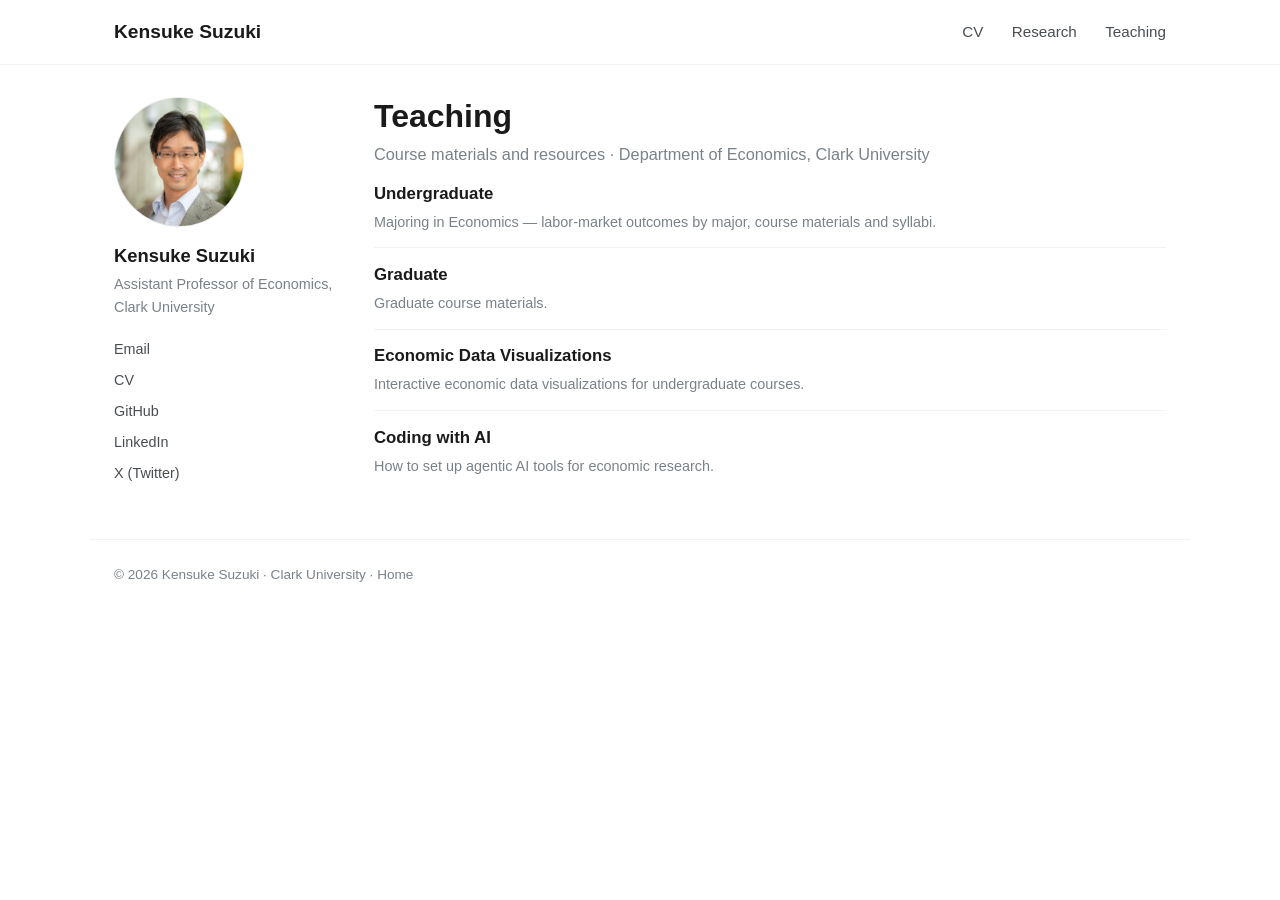
<file: index.html>
<!DOCTYPE html>
<html lang="en">
<head>
<meta charset="UTF-8">
<meta name="viewport" content="width=device-width, initial-scale=1.0">
<title>Teaching · Kensuke Suzuki</title>
<meta name="description" content="Teaching page for Kensuke Suzuki, Department of Economics, Clark University.">
<link rel="icon" type="image/png" href="assets/clark-favicon.png">
<link rel="stylesheet" href="assets/css/site.css">
</head>
<body>

<header class="masthead">
  <div class="masthead__inner">
    <a class="site-title" href="https://kensukesuzuki04.github.io/">Kensuke Suzuki</a>
    <nav class="site-nav">
      <a href="https://kensukesuzuki04.github.io/files/cv.pdf" target="_blank" rel="noopener">CV</a>
      <a href="https://kensukesuzuki04.github.io/#research">Research</a>
      <a href="https://kensukesuzuki04.github.io/teaching/">Teaching</a>
    </nav>
  </div>
</header>

<div class="wrap">
  <aside class="sidebar">
    <img class="avatar" src="assets/profile.jpg" alt="Kensuke Suzuki" onerror="this.style.visibility='hidden'">
    <div class="name">Kensuke Suzuki</div>
    <div class="role">Assistant Professor of Economics, Clark University</div>
    <ul class="links">
      <li><a href="mailto:KSuzuki@clarku.edu">Email</a></li>
      <li><a href="https://kensukesuzuki04.github.io/files/cv.pdf" target="_blank" rel="noopener">CV</a></li>
      <li><a href="https://github.com/kensukesuzuki04" target="_blank" rel="noopener">GitHub</a></li>
      <li><a href="https://www.linkedin.com/in/kensuke-suzuki-789b34130/" target="_blank" rel="noopener">LinkedIn</a></li>
      <li><a href="https://x.com/kensuzuki_econ" target="_blank" rel="noopener">X (Twitter)</a></li>
    </ul>
  </aside>

  <main class="content">
    <h1 class="page__title">Teaching</h1>
    <p class="page__lead">Course materials and resources · Department of Economics, Clark University</p>

    <ul class="list">
      <li>
        <a class="item-title" href="undergrad/">Undergraduate</a>
        <div class="item-desc">Majoring in Economics — labor-market outcomes by major, course materials and syllabi.</div>
      </li>
      <li>
        <a class="item-title" href="phd/">Graduate</a>
        <div class="item-desc">Graduate course materials.</div>
      </li>
      <li>
        <a class="item-title" href="econ_data/docs/" target="_blank" rel="noopener">Economic Data Visualizations</a>
        <div class="item-desc">Interactive economic data visualizations for undergraduate courses.</div>
      </li>
      <li>
        <a class="item-title" href="econ_ai/">Coding with AI</a>
        <div class="item-desc">How to set up agentic AI tools for economic research.</div>
      </li>
    </ul>
  </main>
</div>

<footer class="site-footer">© 2026 Kensuke Suzuki · Clark University · <a href="https://kensukesuzuki04.github.io/">Home</a></footer>
</body>
</html>
</file>
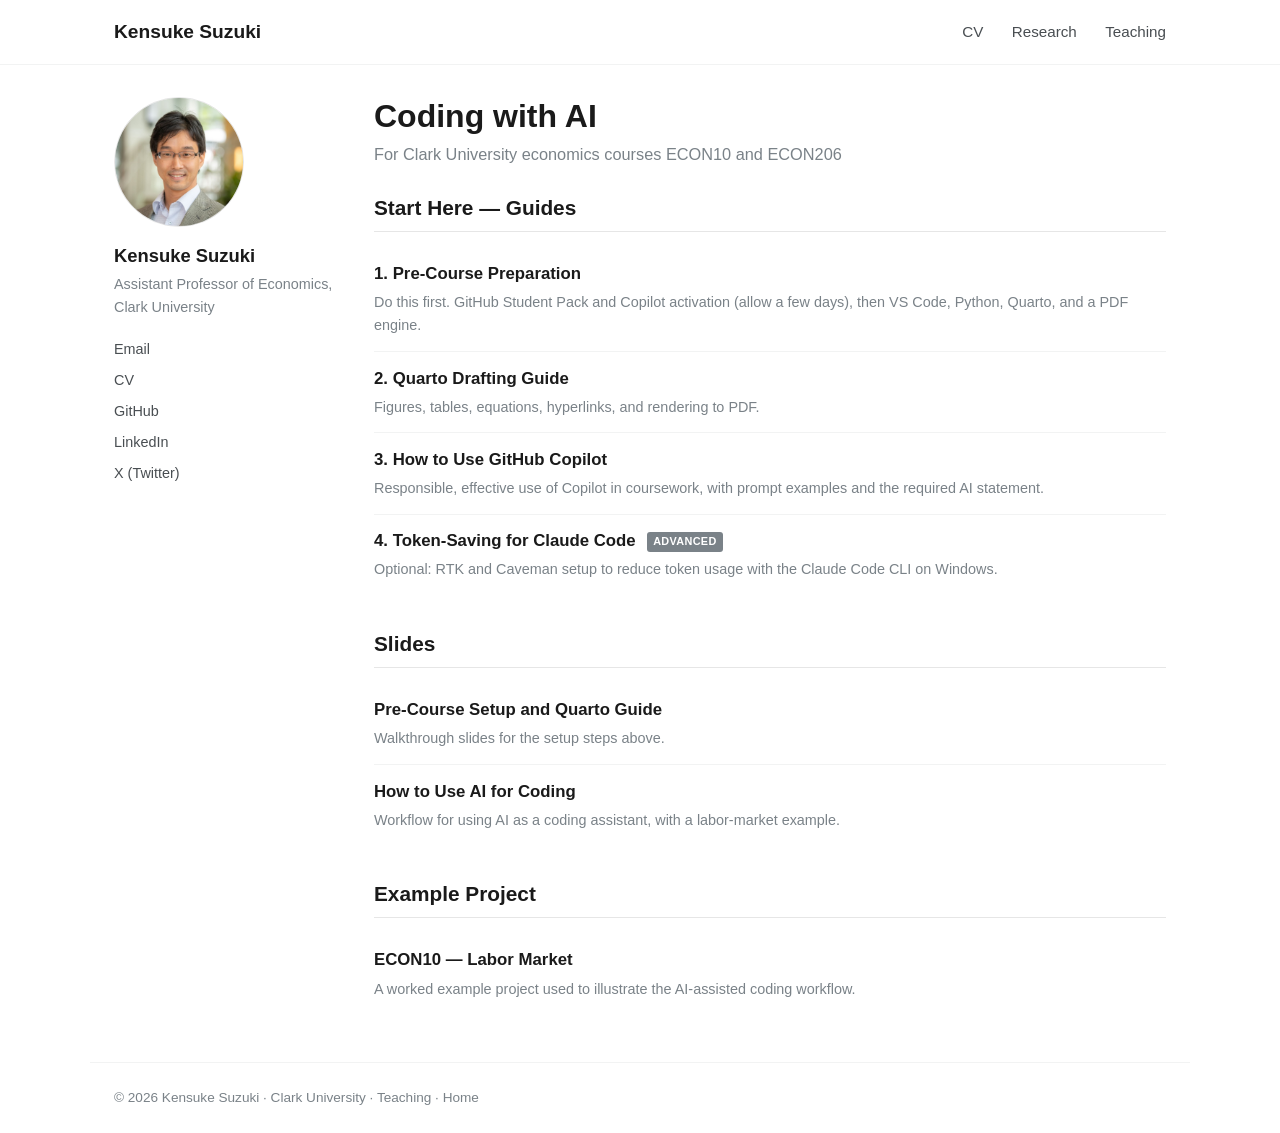
<file: econ_ai/index.html>
<!DOCTYPE html>
<html lang="en">
<head>
<meta charset="UTF-8">
<meta name="viewport" content="width=device-width, initial-scale=1.0">
<title>Coding with AI · Teaching · Kensuke Suzuki</title>
<meta name="description" content="Setup and writing guides for using AI for coding in Clark University economics courses.">
<link rel="icon" type="image/png" href="../assets/clark-favicon.png">
<link rel="stylesheet" href="../assets/css/site.css">
</head>
<body>

<header class="masthead">
  <div class="masthead__inner">
    <a class="site-title" href="https://kensukesuzuki04.github.io/">Kensuke Suzuki</a>
    <nav class="site-nav">
      <a href="https://kensukesuzuki04.github.io/files/cv.pdf" target="_blank" rel="noopener">CV</a>
      <a href="https://kensukesuzuki04.github.io/#research">Research</a>
      <a href="https://kensukesuzuki04.github.io/teaching/">Teaching</a>
    </nav>
  </div>
</header>

<div class="wrap">
  <aside class="sidebar">
    <img class="avatar" src="../assets/profile.jpg" alt="Kensuke Suzuki" onerror="this.style.visibility='hidden'">
    <div class="name">Kensuke Suzuki</div>
    <div class="role">Assistant Professor of Economics, Clark University</div>
    <ul class="links">
      <li><a href="mailto:KSuzuki@clarku.edu">Email</a></li>
      <li><a href="https://kensukesuzuki04.github.io/files/cv.pdf" target="_blank" rel="noopener">CV</a></li>
      <li><a href="https://github.com/kensukesuzuki04" target="_blank" rel="noopener">GitHub</a></li>
      <li><a href="https://www.linkedin.com/in/kensuke-suzuki-789b34130/" target="_blank" rel="noopener">LinkedIn</a></li>
      <li><a href="https://x.com/kensuzuki_econ" target="_blank" rel="noopener">X (Twitter)</a></li>
    </ul>
  </aside>

  <main class="content">
    <h1 class="page__title">Coding with AI</h1>
    <p class="page__lead">For Clark University economics courses ECON10 and ECON206</p>

    <h2 class="section">Start Here — Guides</h2>
    <ul class="list">
      <li>
        <a class="item-title" href="https://github.com/kensukesuzuki04/teaching/blob/main/econ_ai/setup_pre_course_preparation.md" target="_blank" rel="noopener">1. Pre-Course Preparation</a>
        <div class="item-desc">Do this first. GitHub Student Pack and Copilot activation (allow a few days), then VS Code, Python, Quarto, and a PDF engine.</div>
      </li>
      <li>
        <a class="item-title" href="https://github.com/kensukesuzuki04/teaching/blob/main/econ_ai/setup_quarto_draft_guide.md" target="_blank" rel="noopener">2. Quarto Drafting Guide</a>
        <div class="item-desc">Figures, tables, equations, hyperlinks, and rendering to PDF.</div>
      </li>
      <li>
        <a class="item-title" href="https://github.com/kensukesuzuki04/teaching/blob/main/econ_ai/setup_student_copilot_instructions.md" target="_blank" rel="noopener">3. How to Use GitHub Copilot</a>
        <div class="item-desc">Responsible, effective use of Copilot in coursework, with prompt examples and the required AI statement.</div>
      </li>
      <li>
        <a class="item-title" href="https://github.com/kensukesuzuki04/teaching/blob/main/econ_ai/setup_token_saving_claude_code.md" target="_blank" rel="noopener">4. Token-Saving for Claude Code <span class="badge">ADVANCED</span></a>
        <div class="item-desc">Optional: RTK and Caveman setup to reduce token usage with the Claude Code CLI on Windows.</div>
      </li>
    </ul>

    <h2 class="section">Slides</h2>
    <ul class="list">
      <li>
        <a class="item-title" href="slides_setup_guide.html" target="_blank" rel="noopener">Pre-Course Setup and Quarto Guide</a>
        <div class="item-desc">Walkthrough slides for the setup steps above.</div>
      </li>
      <li>
        <a class="item-title" href="slides_ai_coding_guide.html" target="_blank" rel="noopener">How to Use AI for Coding</a>
        <div class="item-desc">Workflow for using AI as a coding assistant, with a labor-market example.</div>
      </li>
    </ul>

    <h2 class="section">Example Project</h2>
    <ul class="list">
      <li>
        <a class="item-title" href="https://github.com/kensukesuzuki04/teaching/tree/main/econ_ai/econ10_labor_market" target="_blank" rel="noopener">ECON10 — Labor Market</a>
        <div class="item-desc">A worked example project used to illustrate the AI-assisted coding workflow.</div>
      </li>
    </ul>
  </main>
</div>

<footer class="site-footer">© 2026 Kensuke Suzuki · Clark University · <a href="../">Teaching</a> · <a href="https://kensukesuzuki04.github.io/">Home</a></footer>
</body>
</html>
</file>
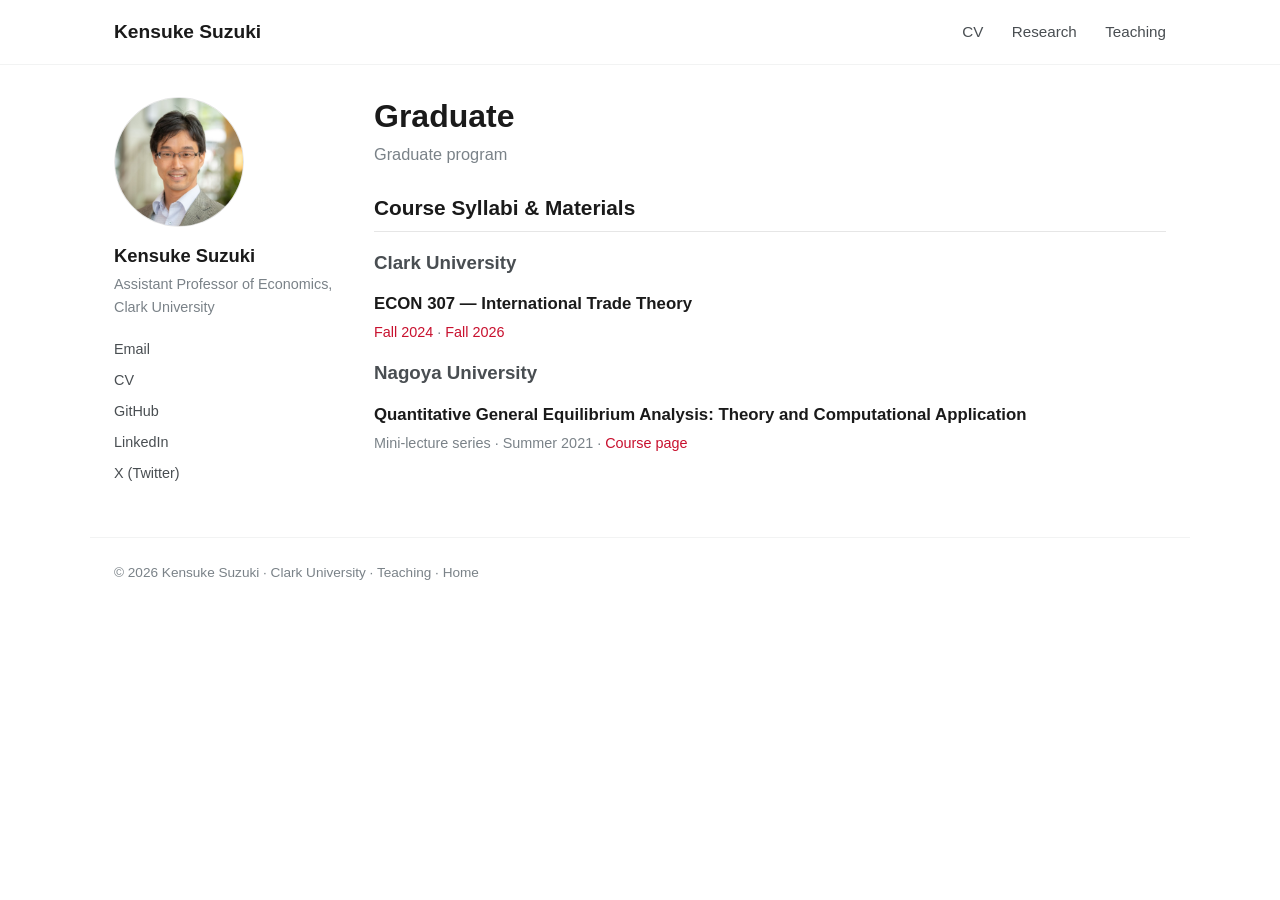
<file: phd/index.html>
<!DOCTYPE html>
<html lang="en">
<head>
<meta charset="UTF-8">
<meta name="viewport" content="width=device-width, initial-scale=1.0">
<title>Ph.D. · Teaching · Kensuke Suzuki</title>
<meta name="description" content="Graduate (Ph.D.) economics teaching materials at Clark University.">
<link rel="icon" type="image/png" href="../assets/clark-favicon.png">
<link rel="stylesheet" href="../assets/css/site.css">
</head>
<body>

<header class="masthead">
  <div class="masthead__inner">
    <a class="site-title" href="https://kensukesuzuki04.github.io/">Kensuke Suzuki</a>
    <nav class="site-nav">
      <a href="https://kensukesuzuki04.github.io/files/cv.pdf" target="_blank" rel="noopener">CV</a>
      <a href="https://kensukesuzuki04.github.io/#research">Research</a>
      <a href="https://kensukesuzuki04.github.io/teaching/">Teaching</a>
    </nav>
  </div>
</header>

<div class="wrap">
  <aside class="sidebar">
    <img class="avatar" src="../assets/profile.jpg" alt="Kensuke Suzuki" onerror="this.style.visibility='hidden'">
    <div class="name">Kensuke Suzuki</div>
    <div class="role">Assistant Professor of Economics, Clark University</div>
    <ul class="links">
      <li><a href="mailto:KSuzuki@clarku.edu">Email</a></li>
      <li><a href="https://kensukesuzuki04.github.io/files/cv.pdf" target="_blank" rel="noopener">CV</a></li>
      <li><a href="https://github.com/kensukesuzuki04" target="_blank" rel="noopener">GitHub</a></li>
      <li><a href="https://www.linkedin.com/in/kensuke-suzuki-789b34130/" target="_blank" rel="noopener">LinkedIn</a></li>
      <li><a href="https://x.com/kensuzuki_econ" target="_blank" rel="noopener">X (Twitter)</a></li>
    </ul>
  </aside>

  <main class="content">
    <h1 class="page__title">Graduate</h1>
    <p class="page__lead">Graduate program </p>

    <h2 class="section">Course Syllabi &amp; Materials</h2>

    <h3 >Clark University</h3>
    <ul class="list">
      <li>
        <span class="item-title">ECON 307 — International Trade Theory</span>
        <div class="item-desc">
          <a href="syllabi/syllabus_econ307_fa2024_v2.pdf" target="_blank" rel="noopener">Fall 2024</a> · <a href="econ307/">Fall 2026</a>
        </div>
      </li>
    </ul>

    <h3 >Nagoya University</h3>
    <ul class="list">
      <li>
        <span class="item-title">Quantitative General Equilibrium Analysis: Theory and Computational Application</span>
        <div class="item-desc">Mini-lecture series · Summer 2021 ·
          <a href="https://sites.google.com/site/kensukesuzuki04/teaching/s2021nagoya_qge" target="_blank" rel="noopener">Course page</a>
        </div>
      </li>
    </ul>
  </main>
</div>

<footer class="site-footer">© 2026 Kensuke Suzuki · Clark University · <a href="../">Teaching</a> · <a href="https://kensukesuzuki04.github.io/">Home</a></footer>
</body>
</html>
</file>
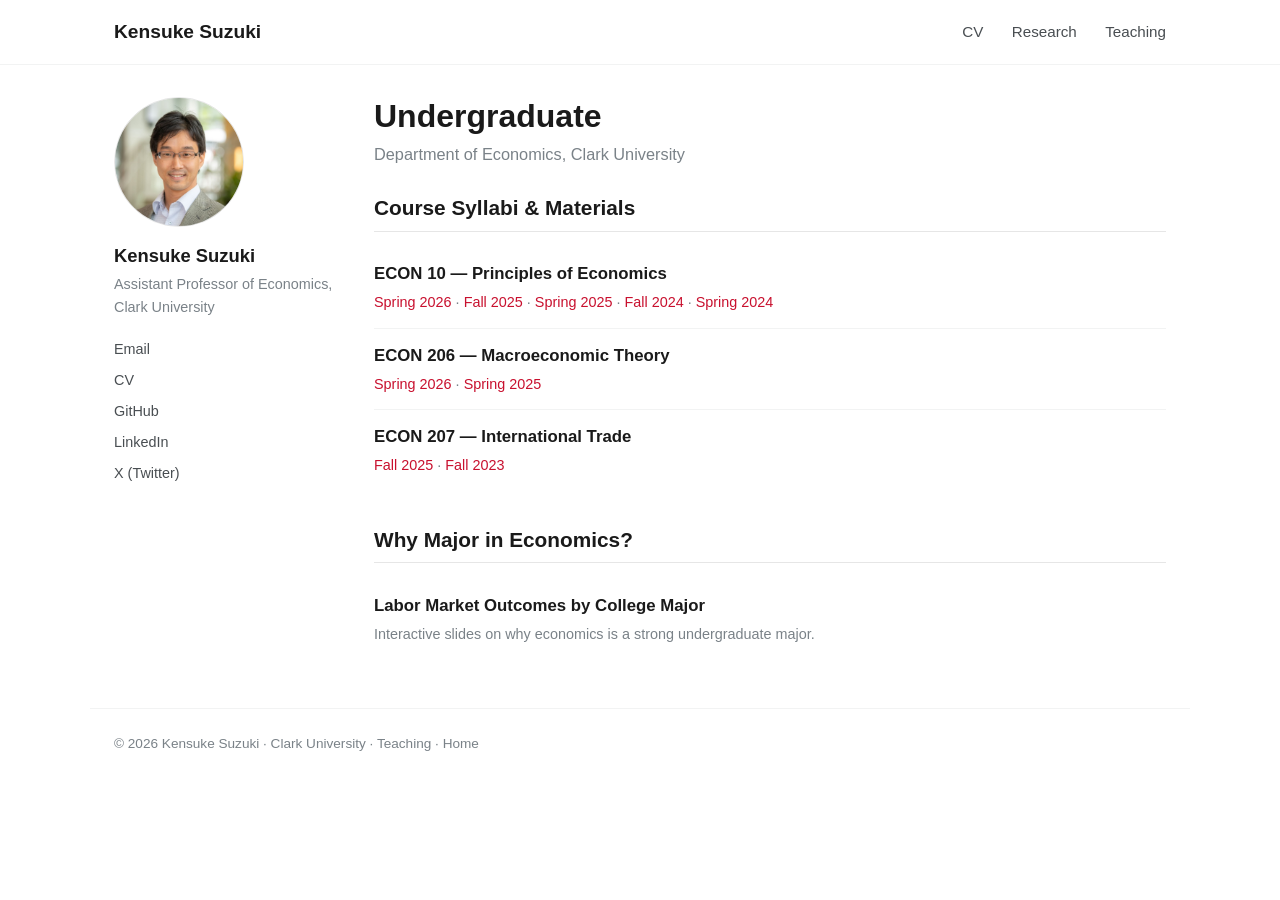
<file: undergrad/index.html>
<!DOCTYPE html>
<html lang="en">
<head>
<meta charset="UTF-8">
<meta name="viewport" content="width=device-width, initial-scale=1.0">
<title>Undergraduate · Teaching · Kensuke Suzuki</title>
<meta name="description" content="Undergraduate economics teaching materials at Clark University.">
<link rel="icon" type="image/png" href="../assets/clark-favicon.png">
<link rel="stylesheet" href="../assets/css/site.css">
</head>
<body>

<header class="masthead">
  <div class="masthead__inner">
    <a class="site-title" href="https://kensukesuzuki04.github.io/">Kensuke Suzuki</a>
    <nav class="site-nav">
      <a href="https://kensukesuzuki04.github.io/files/cv.pdf" target="_blank" rel="noopener">CV</a>
      <a href="https://kensukesuzuki04.github.io/#research">Research</a>
      <a href="https://kensukesuzuki04.github.io/teaching/">Teaching</a>
    </nav>
  </div>
</header>

<div class="wrap">
  <aside class="sidebar">
    <img class="avatar" src="../assets/profile.jpg" alt="Kensuke Suzuki" onerror="this.style.visibility='hidden'">
    <div class="name">Kensuke Suzuki</div>
    <div class="role">Assistant Professor of Economics, Clark University</div>
    <ul class="links">
      <li><a href="mailto:KSuzuki@clarku.edu">Email</a></li>
      <li><a href="https://kensukesuzuki04.github.io/files/cv.pdf" target="_blank" rel="noopener">CV</a></li>
      <li><a href="https://github.com/kensukesuzuki04" target="_blank" rel="noopener">GitHub</a></li>
      <li><a href="https://www.linkedin.com/in/kensuke-suzuki-789b34130/" target="_blank" rel="noopener">LinkedIn</a></li>
      <li><a href="https://x.com/kensuzuki_econ" target="_blank" rel="noopener">X (Twitter)</a></li>
    </ul>
  </aside>

  <main class="content">
    <h1 class="page__title">Undergraduate</h1>
    <p class="page__lead">Department of Economics, Clark University</p>

    <h2 class="section">Course Syllabi &amp; Materials</h2>
    <ul class="list">
      <li>
        <span class="item-title">ECON 10 — Principles of Economics</span>
        <div class="item-desc">
          <a href="syllabi/syllabus_econ10_sp2026_v1.pdf" target="_blank" rel="noopener">Spring 2026</a> ·
          <a href="syllabi/syllabus_econ10_fa2025_v2.pdf" target="_blank" rel="noopener">Fall 2025</a> ·
          <a href="syllabi/syllabus_econ10_sp2025_v1.pdf" target="_blank" rel="noopener">Spring 2025</a> ·
          <a href="syllabi/syllabus_econ10_fa2024_v3.pdf" target="_blank" rel="noopener">Fall 2024</a> ·
          <a href="syllabi/syllabus_econ10_sp2024_v3.pdf" target="_blank" rel="noopener">Spring 2024</a>
        </div>
      </li>
      <li>
        <span class="item-title">ECON 206 — Macroeconomic Theory</span>
        <div class="item-desc">
          <a href="syllabi/syllabus_econ206_sp2026_v1.pdf" target="_blank" rel="noopener">Spring 2026</a> ·
          <a href="syllabi/syllabus_econ206_sp2025_v1.pdf" target="_blank" rel="noopener">Spring 2025</a>
        </div>
      </li>
      <li>
        <span class="item-title">ECON 207 — International Trade</span>
        <div class="item-desc"><a href="syllabi/syllabus_econ207_fa2025_v2.pdf" target="_blank" rel="noopener">Fall 2025</a> · <a href="syllabi/syllabus_trade_fa2023_v3.pdf" target="_blank" rel="noopener">Fall 2023</a></div>
      </li>
    </ul>

    <h2 class="section">Why Major in Economics?</h2>
    <ul class="list">
      <li>
        <a class="item-title" href="slides.html">Labor Market Outcomes by College Major</a>
        <div class="item-desc">Interactive slides on why economics is a strong undergraduate major.</div>
      </li>
    </ul>
  </main>
</div>

<footer class="site-footer">© 2026 Kensuke Suzuki · Clark University · <a href="../">Teaching</a> · <a href="https://kensukesuzuki04.github.io/">Home</a></footer>
</body>
</html>
</file>
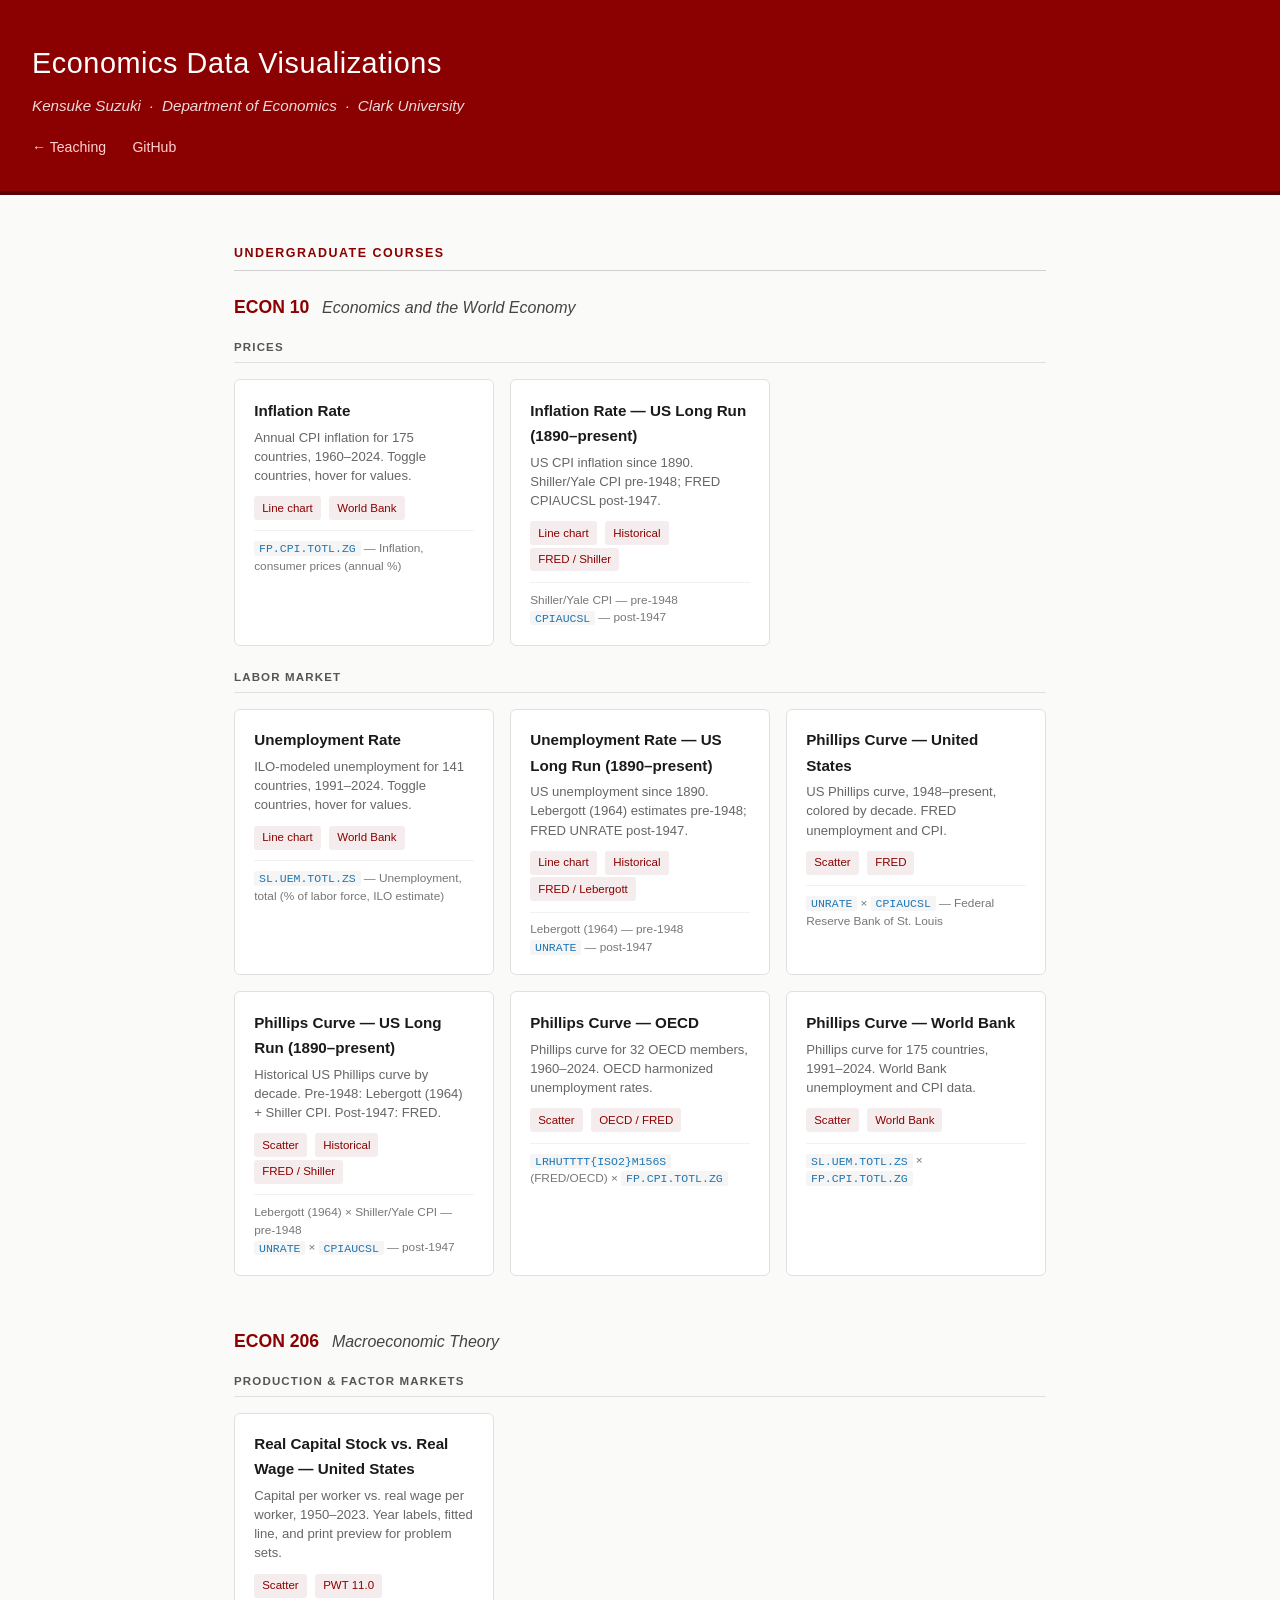
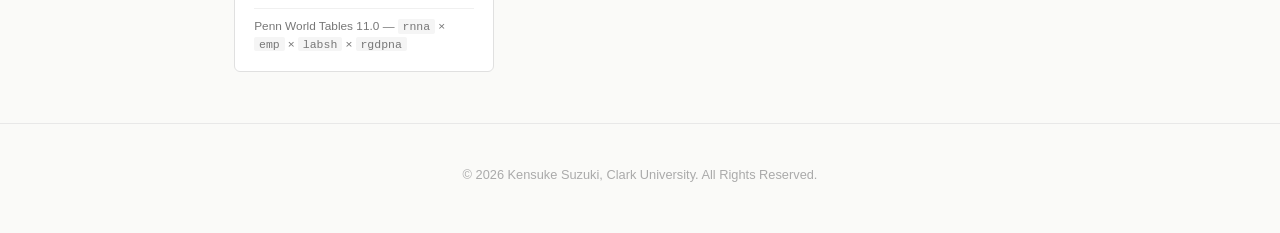
<file: econ_data/docs/index.html>
<!DOCTYPE html>
<html lang="en">
<head>
  <meta charset="UTF-8" />
  <meta name="viewport" content="width=device-width, initial-scale=1.0" />
  <title>Economics Visualizations | Kensuke Suzuki</title>
  <style>
    *, *::before, *::after { box-sizing: border-box; margin: 0; padding: 0; }
    body {
      font-family: 'Helvetica Neue', Helvetica, Arial, sans-serif;
      background: #fafaf8;
      color: #1a1a1a;
      line-height: 1.65;
    }

    header {
      background: #8b0000;
      color: #fff;
      padding: 2.5rem 2rem 2rem;
      border-bottom: 4px solid #5a0000;
    }
    header h1 {
      font-size: 1.8rem;
      font-weight: normal;
      letter-spacing: 0.02em;
    }
    header p {
      margin-top: 0.35rem;
      font-size: 0.95rem;
      opacity: 0.85;
      font-style: italic;
    }
    nav {
      margin-top: 1.1rem;
      font-size: 0.88rem;
    }
    nav a {
      color: #ffd0d0;
      text-decoration: none;
      margin-right: 1.4rem;
    }
    nav a:hover { text-decoration: underline; color: #fff; }

    main {
      max-width: 860px;
      margin: 3rem auto;
      padding: 0 1.5rem;
    }

    .section-title {
      font-size: 0.78rem;
      font-weight: bold;
      letter-spacing: 0.12em;
      text-transform: uppercase;
      color: #8b0000;
      border-bottom: 1px solid #d0d0d0;
      padding-bottom: 0.4rem;
      margin-bottom: 1.4rem;
    }

    .course-block { margin-bottom: 3.2rem; }
    .course-header {
      display: flex;
      align-items: baseline;
      gap: 0.8rem;
      margin-bottom: 1rem;
    }
    .course-code {
      font-size: 1.1rem;
      font-weight: bold;
      color: #8b0000;
    }
    .course-title {
      font-size: 1rem;
      color: #444;
      font-style: italic;
    }

    .chart-grid {
      display: grid;
      grid-template-columns: repeat(auto-fill, minmax(240px, 1fr));
      gap: 1rem;
    }
    .chart-section-label {
      grid-column: 1 / -1;
      font-size: 0.72rem;
      font-weight: 700;
      letter-spacing: 0.1em;
      text-transform: uppercase;
      color: #555;
      padding-bottom: 0.3rem;
      border-bottom: 1px solid #e0e0e0;
      margin-top: 0.4rem;
    }
    .chart-section-label:first-child { margin-top: 0; }
    .chart-card {
      background: #fff;
      border: 1px solid #e0e0e0;
      border-radius: 6px;
      padding: 1.1rem 1.2rem;
      color: inherit;
      transition: box-shadow 0.15s, border-color 0.15s;
      display: block;
      position: relative;
      cursor: pointer;
    }
    .chart-card:hover {
      border-color: #8b0000;
      box-shadow: 0 2px 10px rgba(139,0,0,0.1);
    }
    .chart-card h3 {
      font-size: 0.95rem;
      color: #1a1a1a;
      margin-bottom: 0.3rem;
    }
    .chart-card p.desc {
      font-size: 0.82rem;
      color: #666;
      line-height: 1.45;
    }
    .chart-card .tags {
      margin-top: 0.55rem;
    }
    .tag {
      display: inline-block;
      font-size: 0.72rem;
      background: #f5eded;
      color: #8b0000;
      padding: 0.15rem 0.5rem;
      border-radius: 3px;
      margin-right: 0.25rem;
    }
    .chart-card .src {
      margin-top: 0.65rem;
      padding-top: 0.55rem;
      border-top: 1px solid #f0f0f0;
      font-size: 0.74rem;
      color: #777;
      line-height: 1.5;
    }
    .chart-card .src code {
      font-size: 0.72rem;
      background: #f5f5f5;
      padding: 0.05rem 0.3rem;
      border-radius: 2px;
    }
    .chart-card .src a {
      color: #1f77b4;
      text-decoration: none;
    }
    .chart-card .src a:hover {
      text-decoration: underline;
    }

    .empty {
      font-size: 0.88rem;
      color: #999;
      font-style: italic;
      padding: 0.6rem 0;
    }

    footer {
      text-align: center;
      font-size: 0.8rem;
      color: #aaa;
      padding: 2.5rem 1rem 3rem;
      border-top: 1px solid #e8e8e8;
      margin-top: 2rem;
    }
  </style>
</head>
<body>

<header>
  <h1><a href="index.html" style="color:inherit;text-decoration:none;">Economics Data Visualizations</a></h1>
  <p>Kensuke Suzuki &nbsp;&middot;&nbsp; Department of Economics &nbsp;&middot;&nbsp; Clark University</p>
  <nav>
    <a href="../../">&larr; Teaching</a>
    <a href="https://github.com/kensukesuzuki04/teaching/tree/main/econ_data" target="_blank">GitHub</a>
  </nav>
</header>

<main>

  <p class="section-title">Undergraduate Courses</p>

  <!-- ECON 10 -->
  <div class="course-block" id="econ10">
    <div class="course-header">
      <span class="course-code">ECON 10</span>
      <span class="course-title">Economics and the World Economy</span>
    </div>
    <div class="chart-grid">

      <!-- Prices -->
      <div class="chart-section-label">Prices</div>

      <div class="chart-card" onclick="window.location='econ10/chart_inflation.html'">
        <h3>Inflation Rate</h3>
        <p class="desc">Annual CPI inflation for 175 countries, 1960&ndash;2024. Toggle countries, hover for values.</p>
        <div class="tags">
          <span class="tag">Line chart</span>
          <span class="tag">World Bank</span>
        </div>
        <div class="src">
          <a href="https://data.worldbank.org/indicator/FP.CPI.TOTL.ZG" target="_blank" onclick="event.stopPropagation()"><code>FP.CPI.TOTL.ZG</code></a> &mdash; Inflation, consumer prices (annual&nbsp;%)
        </div>
      </div>

      <div class="chart-card" onclick="window.location='econ10/chart_inflation_us_historical.html'">
        <h3>Inflation Rate &mdash; US Long Run (1890&ndash;present)</h3>
        <p class="desc">US CPI inflation since 1890. Shiller/Yale CPI pre-1948; FRED CPIAUCSL post-1947.</p>
        <div class="tags">
          <span class="tag">Line chart</span>
          <span class="tag">Historical</span>
          <span class="tag">FRED / Shiller</span>
        </div>
        <div class="src">
          Shiller/Yale CPI &mdash; pre-1948<br>
          <a href="https://fred.stlouisfed.org/series/CPIAUCSL" target="_blank" onclick="event.stopPropagation()"><code>CPIAUCSL</code></a> &mdash; post-1947
        </div>
      </div>

      <!-- Labor Market -->
      <div class="chart-section-label">Labor Market</div>

      <div class="chart-card" onclick="window.location='econ10/chart_unemployment.html'">
        <h3>Unemployment Rate</h3>
        <p class="desc">ILO-modeled unemployment for 141 countries, 1991&ndash;2024. Toggle countries, hover for values.</p>
        <div class="tags">
          <span class="tag">Line chart</span>
          <span class="tag">World Bank</span>
        </div>
        <div class="src">
          <a href="https://data.worldbank.org/indicator/SL.UEM.TOTL.ZS" target="_blank" onclick="event.stopPropagation()"><code>SL.UEM.TOTL.ZS</code></a> &mdash; Unemployment, total (% of labor force, ILO estimate)
        </div>
      </div>

      <div class="chart-card" onclick="window.location='econ10/chart_unemployment_us_historical.html'">
        <h3>Unemployment Rate &mdash; US Long Run (1890&ndash;present)</h3>
        <p class="desc">US unemployment since 1890. Lebergott (1964) estimates pre-1948; FRED UNRATE post-1947.</p>
        <div class="tags">
          <span class="tag">Line chart</span>
          <span class="tag">Historical</span>
          <span class="tag">FRED / Lebergott</span>
        </div>
        <div class="src">
          Lebergott (1964) &mdash; pre-1948<br>
          <a href="https://fred.stlouisfed.org/series/UNRATE" target="_blank" onclick="event.stopPropagation()"><code>UNRATE</code></a> &mdash; post-1947
        </div>
      </div>

      <div class="chart-card" onclick="window.location='econ10/chart_phillips_us.html'">
        <h3>Phillips Curve &mdash; United States</h3>
        <p class="desc">US Phillips curve, 1948&ndash;present, colored by decade. FRED unemployment and CPI.</p>
        <div class="tags">
          <span class="tag">Scatter</span>
          <span class="tag">FRED</span>
        </div>
        <div class="src">
          <a href="https://fred.stlouisfed.org/series/UNRATE" target="_blank" onclick="event.stopPropagation()"><code>UNRATE</code></a> &times;
          <a href="https://fred.stlouisfed.org/series/CPIAUCSL" target="_blank" onclick="event.stopPropagation()"><code>CPIAUCSL</code></a> &mdash; Federal Reserve Bank of St.&nbsp;Louis
        </div>
      </div>

      <div class="chart-card" onclick="window.location='econ10/chart_phillips_us_historical.html'">
        <h3>Phillips Curve &mdash; US Long Run (1890&ndash;present)</h3>
        <p class="desc">Historical US Phillips curve by decade. Pre-1948: Lebergott (1964) + Shiller CPI. Post-1947: FRED.</p>
        <div class="tags">
          <span class="tag">Scatter</span>
          <span class="tag">Historical</span>
          <span class="tag">FRED / Shiller</span>
        </div>
        <div class="src">
          Lebergott (1964) &times; Shiller/Yale CPI &mdash; pre-1948<br>
          <a href="https://fred.stlouisfed.org/series/UNRATE" target="_blank" onclick="event.stopPropagation()"><code>UNRATE</code></a> &times;
          <a href="https://fred.stlouisfed.org/series/CPIAUCSL" target="_blank" onclick="event.stopPropagation()"><code>CPIAUCSL</code></a> &mdash; post-1947
        </div>
      </div>

      <div class="chart-card" onclick="window.location='econ10/chart_phillips_oecd.html'">
        <h3>Phillips Curve &mdash; OECD</h3>
        <p class="desc">Phillips curve for 32 OECD members, 1960&ndash;2024. OECD harmonized unemployment rates.</p>
        <div class="tags">
          <span class="tag">Scatter</span>
          <span class="tag">OECD / FRED</span>
        </div>
        <div class="src">
          <a href="https://fred.stlouisfed.org/series/LRHUTTTTUSM156S" target="_blank" onclick="event.stopPropagation()"><code>LRHUTTTT{ISO2}M156S</code></a> (FRED/OECD) &times;
          <a href="https://data.worldbank.org/indicator/FP.CPI.TOTL.ZG" target="_blank" onclick="event.stopPropagation()"><code>FP.CPI.TOTL.ZG</code></a>
        </div>
      </div>

      <div class="chart-card" onclick="window.location='econ10/chart_phillips_wb.html'">
        <h3>Phillips Curve &mdash; World Bank</h3>
        <p class="desc">Phillips curve for 175 countries, 1991&ndash;2024. World Bank unemployment and CPI data.</p>
        <div class="tags">
          <span class="tag">Scatter</span>
          <span class="tag">World Bank</span>
        </div>
        <div class="src">
          <a href="https://data.worldbank.org/indicator/SL.UEM.TOTL.ZS" target="_blank" onclick="event.stopPropagation()"><code>SL.UEM.TOTL.ZS</code></a> &times;
          <a href="https://data.worldbank.org/indicator/FP.CPI.TOTL.ZG" target="_blank" onclick="event.stopPropagation()"><code>FP.CPI.TOTL.ZG</code></a>
        </div>
      </div>

    </div>
  </div>

  <!-- ECON 206 -->
  <div class="course-block" id="econ206">
    <div class="course-header">
      <span class="course-code">ECON 206</span>
      <span class="course-title">Macroeconomic Theory</span>
    </div>
    <div class="chart-grid">

      <!-- Production & Factor Markets -->
      <div class="chart-section-label">Production &amp; Factor Markets</div>

      <div class="chart-card" onclick="window.location='econ206/chart_capital_wage_us.html'">
        <h3>Real Capital Stock vs. Real Wage &mdash; United States</h3>
        <p class="desc">Capital per worker vs. real wage per worker, 1950&ndash;2023. Year labels, fitted line, and print&nbsp;preview for problem sets.</p>
        <div class="tags">
          <span class="tag">Scatter</span>
          <span class="tag">PWT 11.0</span>
        </div>
        <div class="src">
          Penn World Tables 11.0 &mdash;
          <code>rnna</code> &times; <code>emp</code> &times; <code>labsh</code> &times; <code>rgdpna</code>
        </div>
      </div>

    </div>
  </div>

</main>

<footer>
  &copy; 2026 Kensuke Suzuki, Clark University. All Rights Reserved.
</footer>

</body>
</html>
</file>
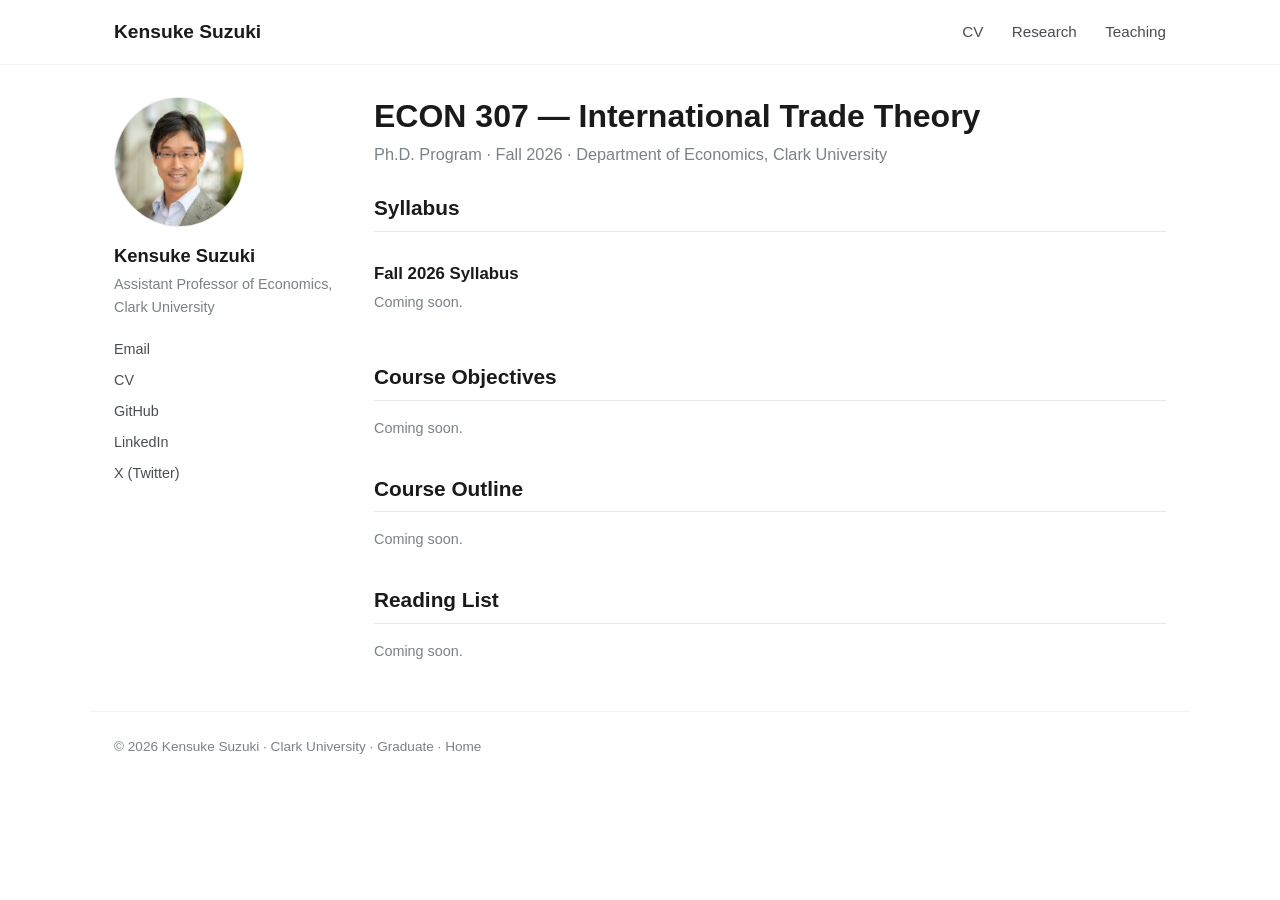
<file: phd/econ307/index.html>
<!DOCTYPE html>
<html lang="en">
<head>
<meta charset="UTF-8">
<meta name="viewport" content="width=device-width, initial-scale=1.0">
<title>ECON 307 · Fall 2026 · Kensuke Suzuki</title>
<meta name="description" content="ECON 307 — International Trade Theory (Ph.D.), Fall 2026, Clark University.">
<link rel="icon" type="image/png" href="../../assets/clark-favicon.png">
<link rel="stylesheet" href="../../assets/css/site.css">
</head>
<body>

<header class="masthead">
  <div class="masthead__inner">
    <a class="site-title" href="https://kensukesuzuki04.github.io/">Kensuke Suzuki</a>
    <nav class="site-nav">
      <a href="https://kensukesuzuki04.github.io/files/cv.pdf" target="_blank" rel="noopener">CV</a>
      <a href="https://kensukesuzuki04.github.io/#research">Research</a>
      <a href="https://kensukesuzuki04.github.io/teaching/">Teaching</a>
    </nav>
  </div>
</header>

<div class="wrap">
  <aside class="sidebar">
    <img class="avatar" src="../../assets/profile.jpg" alt="Kensuke Suzuki" onerror="this.style.visibility='hidden'">
    <div class="name">Kensuke Suzuki</div>
    <div class="role">Assistant Professor of Economics, Clark University</div>
    <ul class="links">
      <li><a href="mailto:KSuzuki@clarku.edu">Email</a></li>
      <li><a href="https://kensukesuzuki04.github.io/files/cv.pdf" target="_blank" rel="noopener">CV</a></li>
      <li><a href="https://github.com/kensukesuzuki04" target="_blank" rel="noopener">GitHub</a></li>
      <li><a href="https://www.linkedin.com/in/kensuke-suzuki-789b34130/" target="_blank" rel="noopener">LinkedIn</a></li>
      <li><a href="https://x.com/kensuzuki_econ" target="_blank" rel="noopener">X (Twitter)</a></li>
    </ul>
  </aside>

  <main class="content">
    <h1 class="page__title">ECON 307 — International Trade Theory</h1>
    <p class="page__lead">Ph.D. Program · Fall 2026 · Department of Economics, Clark University</p>

    <h2 class="section">Syllabus</h2>
    <ul class="list">
      <li>
        <span class="item-title">Fall 2026 Syllabus</span>
        <div class="item-desc muted">Coming soon.</div>
      </li>
    </ul>

    <h2 class="section">Course Objectives</h2>
    <p class="muted">Coming soon.</p>

    <h2 class="section">Course Outline</h2>
    <p class="muted">Coming soon.</p>

    <h2 class="section">Reading List</h2>
    <p class="muted">Coming soon.</p>
  </main>
</div>

<footer class="site-footer">© 2026 Kensuke Suzuki · Clark University · <a href="../">Graduate</a> · <a href="https://kensukesuzuki04.github.io/">Home</a></footer>
</body>
</html>
</file>
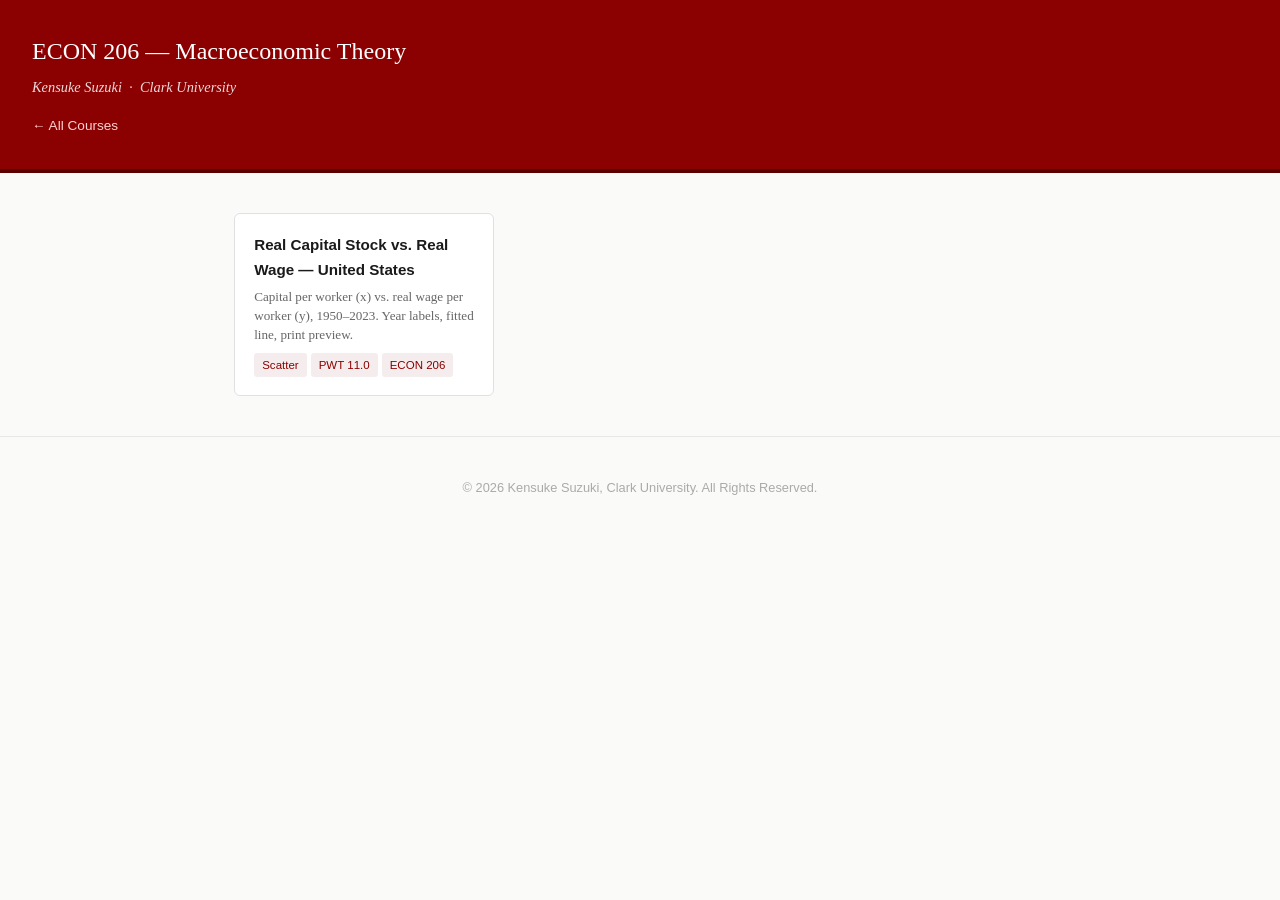
<file: econ_data/docs/econ206/index.html>
<!DOCTYPE html>
<html lang="en">
<head>
  <meta charset="UTF-8" />
  <meta name="viewport" content="width=device-width, initial-scale=1.0" />
  <title>ECON 206 Visualizations | Kensuke Suzuki</title>
  <style>
    *, *::before, *::after { box-sizing: border-box; margin: 0; padding: 0; }
    body { font-family: 'Georgia', serif; background: #fafaf8; color: #1a1a1a; line-height: 1.65; }
    header { background: #8b0000; color: #fff; padding: 2rem; border-bottom: 4px solid #5a0000; }
    header h1 { font-size: 1.5rem; font-weight: normal; }
    header p { font-size: 0.9rem; opacity: 0.85; font-style: italic; margin-top: 0.3rem; }
    nav { margin-top: 0.9rem; font-family: 'Arial', sans-serif; font-size: 0.85rem; }
    nav a { color: #ffd0d0; text-decoration: none; margin-right: 1.2rem; }
    nav a:hover { text-decoration: underline; color: #fff; }
    main { max-width: 860px; margin: 2.5rem auto; padding: 0 1.5rem; }
    .chart-grid { display: grid; grid-template-columns: repeat(auto-fill, minmax(240px, 1fr)); gap: 1rem; }
    .chart-card { background: #fff; border: 1px solid #e0e0e0; border-radius: 6px; padding: 1.1rem 1.2rem;
      text-decoration: none; color: inherit; transition: box-shadow 0.15s, border-color 0.15s; display: block; }
    .chart-card:hover { border-color: #8b0000; box-shadow: 0 2px 10px rgba(139,0,0,0.1); }
    .chart-card h3 { font-size: 0.95rem; font-family: 'Arial', sans-serif; margin-bottom: 0.3rem; }
    .chart-card p { font-size: 0.82rem; color: #666; line-height: 1.45; }
    .chart-card .tag { display: inline-block; margin-top: 0.6rem; font-size: 0.72rem; font-family: 'Arial', sans-serif;
      background: #f5eded; color: #8b0000; padding: 0.15rem 0.5rem; border-radius: 3px; }
    .empty { font-size: 0.88rem; color: #999; font-style: italic; padding: 0.6rem 0; }
    footer { text-align: center; font-size: 0.8rem; color: #aaa; font-family: 'Arial', sans-serif;
      padding: 2.5rem 1rem 3rem; border-top: 1px solid #e8e8e8; margin-top: 2rem; }
  </style>
</head>
<body>
<header>
  <h1>ECON 206 &mdash; Macroeconomic Theory</h1>
  <p>Kensuke Suzuki &nbsp;·&nbsp; Clark University</p>
  <nav>
    <a href="../index.html">&larr; All Courses</a>
  </nav>
</header>
<main>
  <div class="chart-grid" id="grid-econ206">
    <a class="chart-card" href="chart_capital_wage_us.html">
      <h3>Real Capital Stock vs. Real Wage &mdash; United States</h3>
      <p>Capital per worker (x) vs. real wage per worker (y), 1950&ndash;2023. Year labels, fitted line, print&nbsp;preview.</p>
      <span class="tag">Scatter</span>
      <span class="tag">PWT 11.0</span>
      <span class="tag">ECON 206</span>
    </a>
  </div>
</main>
<footer>&copy; 2026 Kensuke Suzuki, Clark University. All Rights Reserved.</footer>
</body>
</html>
</file>
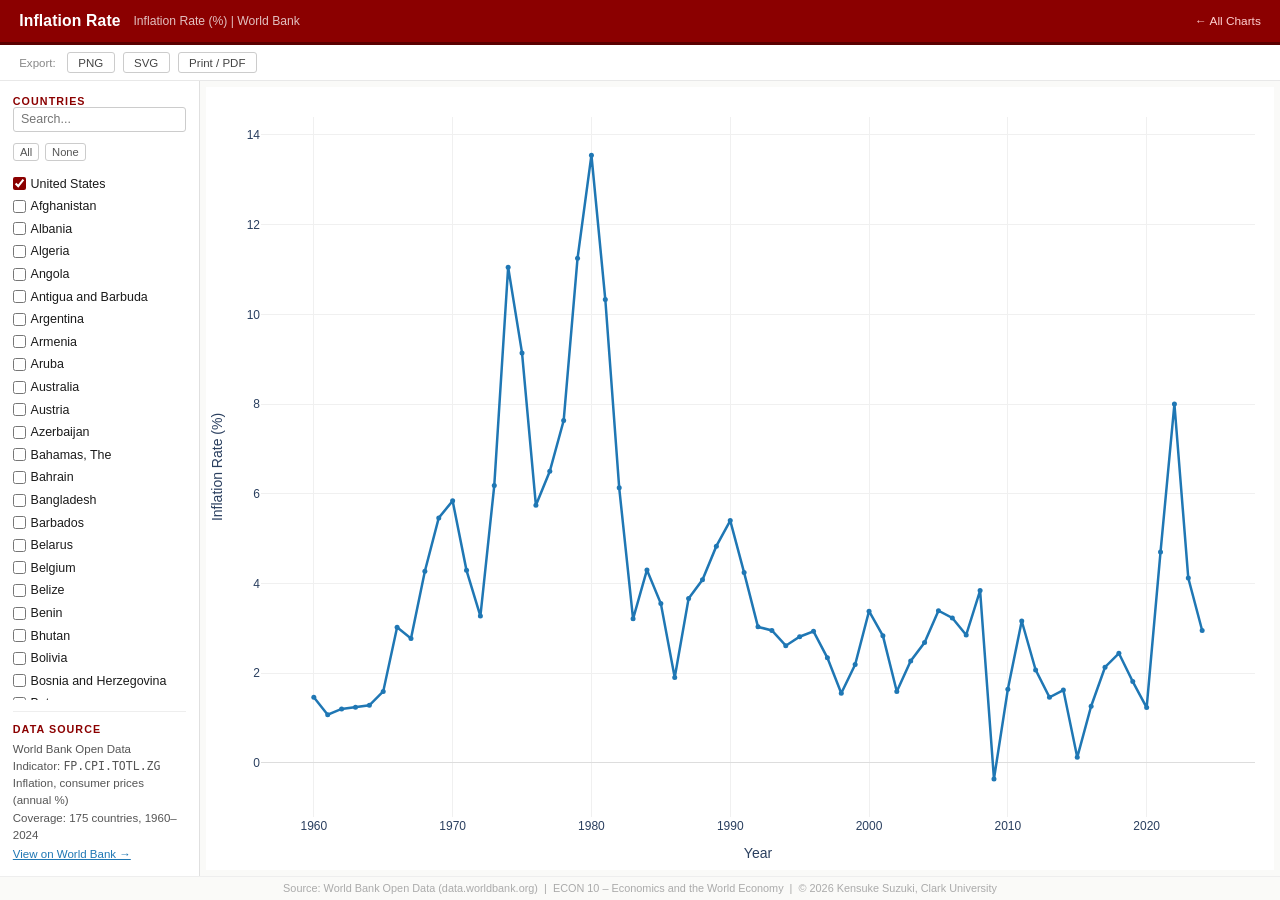
<file: econ_data/docs/econ10/chart_inflation.html>
<!DOCTYPE html>
<html lang="en">
<head>
<meta charset="UTF-8">
<meta name="viewport" content="width=device-width, initial-scale=1.0">
<title>Inflation Rate | ECON 10 | Clark University</title>
<script src="https://cdn.plot.ly/plotly-2.27.0.min.js" charset="utf-8"></script>
<style>
*,*::before,*::after{box-sizing:border-box;margin:0;padding:0}
body{font-family:'Helvetica Neue',Helvetica,Arial,sans-serif;
     background:#fafaf8;color:#1a1a1a;height:100vh;
     display:flex;flex-direction:column;overflow:hidden}
header{background:#8b0000;color:#fff;padding:.75rem 1.2rem;
       border-bottom:3px solid #5a0000;display:flex;align-items:center;
       gap:.8rem;flex-shrink:0}
header h1{font-size:.98rem;font-weight:600;letter-spacing:.01em}
header .sub{font-size:.76rem;opacity:.75}
.back{font-size:.74rem;color:#ffd0d0;text-decoration:none;margin-left:auto;white-space:nowrap}
.back:hover{color:#fff}
.toolbar{display:flex;align-items:center;gap:.5rem;padding:.45rem 1.2rem;
         background:#fff;border-bottom:1px solid #e8e8e8;flex-shrink:0}
.toolbar span{font-size:.72rem;color:#888;margin-right:.2rem}
.tbtn{font-size:.72rem;padding:.22rem .65rem;border:1px solid #ccc;border-radius:3px;
      background:#fff;cursor:pointer;color:#444;font-family:inherit}
.tbtn:hover{border-color:#8b0000;color:#8b0000}
.layout{display:flex;flex:1;overflow:hidden}
.sidebar{width:200px;min-width:170px;background:#fff;border-right:1px solid #e0e0e0;
         padding:.85rem .8rem;overflow-y:auto;flex-shrink:0;
         display:flex;flex-direction:column;gap:.7rem}
.ctrl-hd{font-size:.67rem;font-weight:600;letter-spacing:.1em;
         text-transform:uppercase;color:#8b0000}
.search-box{width:100%;font-size:.78rem;padding:.28rem .45rem;border:1px solid #ccc;
            border-radius:3px;font-family:inherit}
.search-box:focus{outline:none;border-color:#8b0000}
.btn-row{display:flex;gap:.35rem}
.sbtn{font-size:.7rem;padding:.13rem .38rem;border:1px solid #ccc;border-radius:3px;
      background:#fff;cursor:pointer;color:#555;font-family:inherit}
.sbtn:hover{border-color:#8b0000;color:#8b0000}
.cb-list{flex:1;overflow-y:auto}
.cb-wrap{display:flex;align-items:center;gap:.3rem;padding:.2rem 0}
.cb-wrap input{accent-color:#8b0000;flex-shrink:0;cursor:pointer}
.cb-wrap label{font-size:.78rem;line-height:1.3;cursor:pointer}
.cb-wrap.hidden{display:none}
.yr-section{padding-top:.7rem;border-top:1px solid #eee}
.yr-row{display:flex;align-items:center;gap:.3rem;margin-top:.35rem}
.yr-row input{width:56px;font-size:.76rem;padding:.18rem .28rem;border:1px solid #ccc;
              border-radius:3px;text-align:center;font-family:inherit}
.yr-row span{font-size:.72rem;color:#666}
.apply-btn{width:100%;margin-top:.45rem;font-size:.74rem;padding:.25rem 0;
           background:#8b0000;color:#fff;border:none;border-radius:3px;
           cursor:pointer;font-family:inherit}
.apply-btn:hover{background:#a00000}
.trend-row{display:flex;align-items:center;gap:.35rem;margin-top:.5rem}
.trend-row input{accent-color:#8b0000;cursor:pointer}
.trend-row label{font-size:.76rem;cursor:pointer}
.src-section{padding-top:.7rem;border-top:1px solid #eee;margin-top:auto}
.src-section .ctrl-hd{margin-bottom:.35rem}
.src-section p{font-size:.72rem;color:#555;line-height:1.5}
.src-section a{color:#1f77b4;font-size:.72rem}
.chart-wrap{flex:1;overflow:hidden;display:flex;flex-direction:column;padding:.35rem}
#chart{width:100%;flex:1}
footer{font-size:.68rem;color:#aaa;text-align:center;padding:.35rem;
       border-top:1px solid #eee;flex-shrink:0}
@media print{
  header .back,.toolbar,.sidebar,footer{display:none}
  body{overflow:visible;height:auto}.layout{display:block}
  .chart-wrap{padding:0}#chart{width:100% !important;height:90vh !important}}
</style>
</head>
<body>
<header>
  <h1>Inflation Rate</h1>
  <span class="sub">Inflation Rate (%) | World Bank</span>
  <a class="back" href="../index.html">&larr; All Charts</a>
</header>
<div class="toolbar">
  <span>Export:</span>
  <button class="tbtn" onclick="dlPNG()">PNG</button>
  <button class="tbtn" onclick="dlSVG()">SVG</button>
  <button class="tbtn" onclick="window.print()">Print / PDF</button>
</div>
<div class="layout">
  <aside class="sidebar">
    <div>
      <div class="ctrl-hd">Countries</div>
      <input class="search-box" type="text" placeholder="Search..."
             oninput="filterSearch(this.value)">
    </div>
    <div class="btn-row">
      <button class="sbtn" onclick="selAll()">All</button>
      <button class="sbtn" onclick="selNone()">None</button>
    </div>
    <div class="cb-list" id="cb-list">
      <div class="cb-wrap" data-name="united states"><input type="checkbox" class="ccb" id="cb_United States" value="United States" checked><label for="cb_United States">United States</label></div>
      <div class="cb-wrap" data-name="afghanistan"><input type="checkbox" class="ccb" id="cb_Afghanistan" value="Afghanistan" ><label for="cb_Afghanistan">Afghanistan</label></div>
      <div class="cb-wrap" data-name="albania"><input type="checkbox" class="ccb" id="cb_Albania" value="Albania" ><label for="cb_Albania">Albania</label></div>
      <div class="cb-wrap" data-name="algeria"><input type="checkbox" class="ccb" id="cb_Algeria" value="Algeria" ><label for="cb_Algeria">Algeria</label></div>
      <div class="cb-wrap" data-name="angola"><input type="checkbox" class="ccb" id="cb_Angola" value="Angola" ><label for="cb_Angola">Angola</label></div>
      <div class="cb-wrap" data-name="antigua and barbuda"><input type="checkbox" class="ccb" id="cb_Antigua and Barbuda" value="Antigua and Barbuda" ><label for="cb_Antigua and Barbuda">Antigua and Barbuda</label></div>
      <div class="cb-wrap" data-name="argentina"><input type="checkbox" class="ccb" id="cb_Argentina" value="Argentina" ><label for="cb_Argentina">Argentina</label></div>
      <div class="cb-wrap" data-name="armenia"><input type="checkbox" class="ccb" id="cb_Armenia" value="Armenia" ><label for="cb_Armenia">Armenia</label></div>
      <div class="cb-wrap" data-name="aruba"><input type="checkbox" class="ccb" id="cb_Aruba" value="Aruba" ><label for="cb_Aruba">Aruba</label></div>
      <div class="cb-wrap" data-name="australia"><input type="checkbox" class="ccb" id="cb_Australia" value="Australia" ><label for="cb_Australia">Australia</label></div>
      <div class="cb-wrap" data-name="austria"><input type="checkbox" class="ccb" id="cb_Austria" value="Austria" ><label for="cb_Austria">Austria</label></div>
      <div class="cb-wrap" data-name="azerbaijan"><input type="checkbox" class="ccb" id="cb_Azerbaijan" value="Azerbaijan" ><label for="cb_Azerbaijan">Azerbaijan</label></div>
      <div class="cb-wrap" data-name="bahamas, the"><input type="checkbox" class="ccb" id="cb_Bahamas, The" value="Bahamas, The" ><label for="cb_Bahamas, The">Bahamas, The</label></div>
      <div class="cb-wrap" data-name="bahrain"><input type="checkbox" class="ccb" id="cb_Bahrain" value="Bahrain" ><label for="cb_Bahrain">Bahrain</label></div>
      <div class="cb-wrap" data-name="bangladesh"><input type="checkbox" class="ccb" id="cb_Bangladesh" value="Bangladesh" ><label for="cb_Bangladesh">Bangladesh</label></div>
      <div class="cb-wrap" data-name="barbados"><input type="checkbox" class="ccb" id="cb_Barbados" value="Barbados" ><label for="cb_Barbados">Barbados</label></div>
      <div class="cb-wrap" data-name="belarus"><input type="checkbox" class="ccb" id="cb_Belarus" value="Belarus" ><label for="cb_Belarus">Belarus</label></div>
      <div class="cb-wrap" data-name="belgium"><input type="checkbox" class="ccb" id="cb_Belgium" value="Belgium" ><label for="cb_Belgium">Belgium</label></div>
      <div class="cb-wrap" data-name="belize"><input type="checkbox" class="ccb" id="cb_Belize" value="Belize" ><label for="cb_Belize">Belize</label></div>
      <div class="cb-wrap" data-name="benin"><input type="checkbox" class="ccb" id="cb_Benin" value="Benin" ><label for="cb_Benin">Benin</label></div>
      <div class="cb-wrap" data-name="bhutan"><input type="checkbox" class="ccb" id="cb_Bhutan" value="Bhutan" ><label for="cb_Bhutan">Bhutan</label></div>
      <div class="cb-wrap" data-name="bolivia"><input type="checkbox" class="ccb" id="cb_Bolivia" value="Bolivia" ><label for="cb_Bolivia">Bolivia</label></div>
      <div class="cb-wrap" data-name="bosnia and herzegovina"><input type="checkbox" class="ccb" id="cb_Bosnia and Herzegovina" value="Bosnia and Herzegovina" ><label for="cb_Bosnia and Herzegovina">Bosnia and Herzegovina</label></div>
      <div class="cb-wrap" data-name="botswana"><input type="checkbox" class="ccb" id="cb_Botswana" value="Botswana" ><label for="cb_Botswana">Botswana</label></div>
      <div class="cb-wrap" data-name="brazil"><input type="checkbox" class="ccb" id="cb_Brazil" value="Brazil" ><label for="cb_Brazil">Brazil</label></div>
      <div class="cb-wrap" data-name="brunei darussalam"><input type="checkbox" class="ccb" id="cb_Brunei Darussalam" value="Brunei Darussalam" ><label for="cb_Brunei Darussalam">Brunei Darussalam</label></div>
      <div class="cb-wrap" data-name="bulgaria"><input type="checkbox" class="ccb" id="cb_Bulgaria" value="Bulgaria" ><label for="cb_Bulgaria">Bulgaria</label></div>
      <div class="cb-wrap" data-name="burkina faso"><input type="checkbox" class="ccb" id="cb_Burkina Faso" value="Burkina Faso" ><label for="cb_Burkina Faso">Burkina Faso</label></div>
      <div class="cb-wrap" data-name="burundi"><input type="checkbox" class="ccb" id="cb_Burundi" value="Burundi" ><label for="cb_Burundi">Burundi</label></div>
      <div class="cb-wrap" data-name="cabo verde"><input type="checkbox" class="ccb" id="cb_Cabo Verde" value="Cabo Verde" ><label for="cb_Cabo Verde">Cabo Verde</label></div>
      <div class="cb-wrap" data-name="cambodia"><input type="checkbox" class="ccb" id="cb_Cambodia" value="Cambodia" ><label for="cb_Cambodia">Cambodia</label></div>
      <div class="cb-wrap" data-name="cameroon"><input type="checkbox" class="ccb" id="cb_Cameroon" value="Cameroon" ><label for="cb_Cameroon">Cameroon</label></div>
      <div class="cb-wrap" data-name="canada"><input type="checkbox" class="ccb" id="cb_Canada" value="Canada" ><label for="cb_Canada">Canada</label></div>
      <div class="cb-wrap" data-name="cayman islands"><input type="checkbox" class="ccb" id="cb_Cayman Islands" value="Cayman Islands" ><label for="cb_Cayman Islands">Cayman Islands</label></div>
      <div class="cb-wrap" data-name="central african republic"><input type="checkbox" class="ccb" id="cb_Central African Republic" value="Central African Republic" ><label for="cb_Central African Republic">Central African Republic</label></div>
      <div class="cb-wrap" data-name="chad"><input type="checkbox" class="ccb" id="cb_Chad" value="Chad" ><label for="cb_Chad">Chad</label></div>
      <div class="cb-wrap" data-name="chile"><input type="checkbox" class="ccb" id="cb_Chile" value="Chile" ><label for="cb_Chile">Chile</label></div>
      <div class="cb-wrap" data-name="china"><input type="checkbox" class="ccb" id="cb_China" value="China" ><label for="cb_China">China</label></div>
      <div class="cb-wrap" data-name="colombia"><input type="checkbox" class="ccb" id="cb_Colombia" value="Colombia" ><label for="cb_Colombia">Colombia</label></div>
      <div class="cb-wrap" data-name="comoros"><input type="checkbox" class="ccb" id="cb_Comoros" value="Comoros" ><label for="cb_Comoros">Comoros</label></div>
      <div class="cb-wrap" data-name="congo, dem. rep."><input type="checkbox" class="ccb" id="cb_Congo, Dem. Rep." value="Congo, Dem. Rep." ><label for="cb_Congo, Dem. Rep.">Congo, Dem. Rep.</label></div>
      <div class="cb-wrap" data-name="congo, rep."><input type="checkbox" class="ccb" id="cb_Congo, Rep." value="Congo, Rep." ><label for="cb_Congo, Rep.">Congo, Rep.</label></div>
      <div class="cb-wrap" data-name="costa rica"><input type="checkbox" class="ccb" id="cb_Costa Rica" value="Costa Rica" ><label for="cb_Costa Rica">Costa Rica</label></div>
      <div class="cb-wrap" data-name="cote d'ivoire"><input type="checkbox" class="ccb" id="cb_Cote d'Ivoire" value="Cote d'Ivoire" ><label for="cb_Cote d'Ivoire">Cote d'Ivoire</label></div>
      <div class="cb-wrap" data-name="croatia"><input type="checkbox" class="ccb" id="cb_Croatia" value="Croatia" ><label for="cb_Croatia">Croatia</label></div>
      <div class="cb-wrap" data-name="curacao"><input type="checkbox" class="ccb" id="cb_Curacao" value="Curacao" ><label for="cb_Curacao">Curacao</label></div>
      <div class="cb-wrap" data-name="cyprus"><input type="checkbox" class="ccb" id="cb_Cyprus" value="Cyprus" ><label for="cb_Cyprus">Cyprus</label></div>
      <div class="cb-wrap" data-name="czechia"><input type="checkbox" class="ccb" id="cb_Czechia" value="Czechia" ><label for="cb_Czechia">Czechia</label></div>
      <div class="cb-wrap" data-name="denmark"><input type="checkbox" class="ccb" id="cb_Denmark" value="Denmark" ><label for="cb_Denmark">Denmark</label></div>
      <div class="cb-wrap" data-name="djibouti"><input type="checkbox" class="ccb" id="cb_Djibouti" value="Djibouti" ><label for="cb_Djibouti">Djibouti</label></div>
      <div class="cb-wrap" data-name="dominica"><input type="checkbox" class="ccb" id="cb_Dominica" value="Dominica" ><label for="cb_Dominica">Dominica</label></div>
      <div class="cb-wrap" data-name="dominican republic"><input type="checkbox" class="ccb" id="cb_Dominican Republic" value="Dominican Republic" ><label for="cb_Dominican Republic">Dominican Republic</label></div>
      <div class="cb-wrap" data-name="ecuador"><input type="checkbox" class="ccb" id="cb_Ecuador" value="Ecuador" ><label for="cb_Ecuador">Ecuador</label></div>
      <div class="cb-wrap" data-name="egypt, arab rep."><input type="checkbox" class="ccb" id="cb_Egypt, Arab Rep." value="Egypt, Arab Rep." ><label for="cb_Egypt, Arab Rep.">Egypt, Arab Rep.</label></div>
      <div class="cb-wrap" data-name="el salvador"><input type="checkbox" class="ccb" id="cb_El Salvador" value="El Salvador" ><label for="cb_El Salvador">El Salvador</label></div>
      <div class="cb-wrap" data-name="equatorial guinea"><input type="checkbox" class="ccb" id="cb_Equatorial Guinea" value="Equatorial Guinea" ><label for="cb_Equatorial Guinea">Equatorial Guinea</label></div>
      <div class="cb-wrap" data-name="estonia"><input type="checkbox" class="ccb" id="cb_Estonia" value="Estonia" ><label for="cb_Estonia">Estonia</label></div>
      <div class="cb-wrap" data-name="eswatini"><input type="checkbox" class="ccb" id="cb_Eswatini" value="Eswatini" ><label for="cb_Eswatini">Eswatini</label></div>
      <div class="cb-wrap" data-name="ethiopia"><input type="checkbox" class="ccb" id="cb_Ethiopia" value="Ethiopia" ><label for="cb_Ethiopia">Ethiopia</label></div>
      <div class="cb-wrap" data-name="fiji"><input type="checkbox" class="ccb" id="cb_Fiji" value="Fiji" ><label for="cb_Fiji">Fiji</label></div>
      <div class="cb-wrap" data-name="finland"><input type="checkbox" class="ccb" id="cb_Finland" value="Finland" ><label for="cb_Finland">Finland</label></div>
      <div class="cb-wrap" data-name="france"><input type="checkbox" class="ccb" id="cb_France" value="France" ><label for="cb_France">France</label></div>
      <div class="cb-wrap" data-name="gabon"><input type="checkbox" class="ccb" id="cb_Gabon" value="Gabon" ><label for="cb_Gabon">Gabon</label></div>
      <div class="cb-wrap" data-name="gambia, the"><input type="checkbox" class="ccb" id="cb_Gambia, The" value="Gambia, The" ><label for="cb_Gambia, The">Gambia, The</label></div>
      <div class="cb-wrap" data-name="georgia"><input type="checkbox" class="ccb" id="cb_Georgia" value="Georgia" ><label for="cb_Georgia">Georgia</label></div>
      <div class="cb-wrap" data-name="germany"><input type="checkbox" class="ccb" id="cb_Germany" value="Germany" ><label for="cb_Germany">Germany</label></div>
      <div class="cb-wrap" data-name="ghana"><input type="checkbox" class="ccb" id="cb_Ghana" value="Ghana" ><label for="cb_Ghana">Ghana</label></div>
      <div class="cb-wrap" data-name="greece"><input type="checkbox" class="ccb" id="cb_Greece" value="Greece" ><label for="cb_Greece">Greece</label></div>
      <div class="cb-wrap" data-name="grenada"><input type="checkbox" class="ccb" id="cb_Grenada" value="Grenada" ><label for="cb_Grenada">Grenada</label></div>
      <div class="cb-wrap" data-name="guatemala"><input type="checkbox" class="ccb" id="cb_Guatemala" value="Guatemala" ><label for="cb_Guatemala">Guatemala</label></div>
      <div class="cb-wrap" data-name="guinea"><input type="checkbox" class="ccb" id="cb_Guinea" value="Guinea" ><label for="cb_Guinea">Guinea</label></div>
      <div class="cb-wrap" data-name="guinea-bissau"><input type="checkbox" class="ccb" id="cb_Guinea-Bissau" value="Guinea-Bissau" ><label for="cb_Guinea-Bissau">Guinea-Bissau</label></div>
      <div class="cb-wrap" data-name="guyana"><input type="checkbox" class="ccb" id="cb_Guyana" value="Guyana" ><label for="cb_Guyana">Guyana</label></div>
      <div class="cb-wrap" data-name="haiti"><input type="checkbox" class="ccb" id="cb_Haiti" value="Haiti" ><label for="cb_Haiti">Haiti</label></div>
      <div class="cb-wrap" data-name="honduras"><input type="checkbox" class="ccb" id="cb_Honduras" value="Honduras" ><label for="cb_Honduras">Honduras</label></div>
      <div class="cb-wrap" data-name="hong kong sar, china"><input type="checkbox" class="ccb" id="cb_Hong Kong SAR, China" value="Hong Kong SAR, China" ><label for="cb_Hong Kong SAR, China">Hong Kong SAR, China</label></div>
      <div class="cb-wrap" data-name="hungary"><input type="checkbox" class="ccb" id="cb_Hungary" value="Hungary" ><label for="cb_Hungary">Hungary</label></div>
      <div class="cb-wrap" data-name="iceland"><input type="checkbox" class="ccb" id="cb_Iceland" value="Iceland" ><label for="cb_Iceland">Iceland</label></div>
      <div class="cb-wrap" data-name="india"><input type="checkbox" class="ccb" id="cb_India" value="India" ><label for="cb_India">India</label></div>
      <div class="cb-wrap" data-name="indonesia"><input type="checkbox" class="ccb" id="cb_Indonesia" value="Indonesia" ><label for="cb_Indonesia">Indonesia</label></div>
      <div class="cb-wrap" data-name="iran, islamic rep."><input type="checkbox" class="ccb" id="cb_Iran, Islamic Rep." value="Iran, Islamic Rep." ><label for="cb_Iran, Islamic Rep.">Iran, Islamic Rep.</label></div>
      <div class="cb-wrap" data-name="iraq"><input type="checkbox" class="ccb" id="cb_Iraq" value="Iraq" ><label for="cb_Iraq">Iraq</label></div>
      <div class="cb-wrap" data-name="ireland"><input type="checkbox" class="ccb" id="cb_Ireland" value="Ireland" ><label for="cb_Ireland">Ireland</label></div>
      <div class="cb-wrap" data-name="israel"><input type="checkbox" class="ccb" id="cb_Israel" value="Israel" ><label for="cb_Israel">Israel</label></div>
      <div class="cb-wrap" data-name="italy"><input type="checkbox" class="ccb" id="cb_Italy" value="Italy" ><label for="cb_Italy">Italy</label></div>
      <div class="cb-wrap" data-name="jamaica"><input type="checkbox" class="ccb" id="cb_Jamaica" value="Jamaica" ><label for="cb_Jamaica">Jamaica</label></div>
      <div class="cb-wrap" data-name="japan"><input type="checkbox" class="ccb" id="cb_Japan" value="Japan" ><label for="cb_Japan">Japan</label></div>
      <div class="cb-wrap" data-name="jordan"><input type="checkbox" class="ccb" id="cb_Jordan" value="Jordan" ><label for="cb_Jordan">Jordan</label></div>
      <div class="cb-wrap" data-name="kazakhstan"><input type="checkbox" class="ccb" id="cb_Kazakhstan" value="Kazakhstan" ><label for="cb_Kazakhstan">Kazakhstan</label></div>
      <div class="cb-wrap" data-name="kenya"><input type="checkbox" class="ccb" id="cb_Kenya" value="Kenya" ><label for="cb_Kenya">Kenya</label></div>
      <div class="cb-wrap" data-name="kiribati"><input type="checkbox" class="ccb" id="cb_Kiribati" value="Kiribati" ><label for="cb_Kiribati">Kiribati</label></div>
      <div class="cb-wrap" data-name="korea, rep."><input type="checkbox" class="ccb" id="cb_Korea, Rep." value="Korea, Rep." ><label for="cb_Korea, Rep.">Korea, Rep.</label></div>
      <div class="cb-wrap" data-name="kosovo"><input type="checkbox" class="ccb" id="cb_Kosovo" value="Kosovo" ><label for="cb_Kosovo">Kosovo</label></div>
      <div class="cb-wrap" data-name="kuwait"><input type="checkbox" class="ccb" id="cb_Kuwait" value="Kuwait" ><label for="cb_Kuwait">Kuwait</label></div>
      <div class="cb-wrap" data-name="kyrgyz republic"><input type="checkbox" class="ccb" id="cb_Kyrgyz Republic" value="Kyrgyz Republic" ><label for="cb_Kyrgyz Republic">Kyrgyz Republic</label></div>
      <div class="cb-wrap" data-name="lao pdr"><input type="checkbox" class="ccb" id="cb_Lao PDR" value="Lao PDR" ><label for="cb_Lao PDR">Lao PDR</label></div>
      <div class="cb-wrap" data-name="latvia"><input type="checkbox" class="ccb" id="cb_Latvia" value="Latvia" ><label for="cb_Latvia">Latvia</label></div>
      <div class="cb-wrap" data-name="lebanon"><input type="checkbox" class="ccb" id="cb_Lebanon" value="Lebanon" ><label for="cb_Lebanon">Lebanon</label></div>
      <div class="cb-wrap" data-name="lesotho"><input type="checkbox" class="ccb" id="cb_Lesotho" value="Lesotho" ><label for="cb_Lesotho">Lesotho</label></div>
      <div class="cb-wrap" data-name="liberia"><input type="checkbox" class="ccb" id="cb_Liberia" value="Liberia" ><label for="cb_Liberia">Liberia</label></div>
      <div class="cb-wrap" data-name="libya"><input type="checkbox" class="ccb" id="cb_Libya" value="Libya" ><label for="cb_Libya">Libya</label></div>
      <div class="cb-wrap" data-name="lithuania"><input type="checkbox" class="ccb" id="cb_Lithuania" value="Lithuania" ><label for="cb_Lithuania">Lithuania</label></div>
      <div class="cb-wrap" data-name="luxembourg"><input type="checkbox" class="ccb" id="cb_Luxembourg" value="Luxembourg" ><label for="cb_Luxembourg">Luxembourg</label></div>
      <div class="cb-wrap" data-name="macao sar, china"><input type="checkbox" class="ccb" id="cb_Macao SAR, China" value="Macao SAR, China" ><label for="cb_Macao SAR, China">Macao SAR, China</label></div>
      <div class="cb-wrap" data-name="madagascar"><input type="checkbox" class="ccb" id="cb_Madagascar" value="Madagascar" ><label for="cb_Madagascar">Madagascar</label></div>
      <div class="cb-wrap" data-name="malawi"><input type="checkbox" class="ccb" id="cb_Malawi" value="Malawi" ><label for="cb_Malawi">Malawi</label></div>
      <div class="cb-wrap" data-name="malaysia"><input type="checkbox" class="ccb" id="cb_Malaysia" value="Malaysia" ><label for="cb_Malaysia">Malaysia</label></div>
      <div class="cb-wrap" data-name="maldives"><input type="checkbox" class="ccb" id="cb_Maldives" value="Maldives" ><label for="cb_Maldives">Maldives</label></div>
      <div class="cb-wrap" data-name="mali"><input type="checkbox" class="ccb" id="cb_Mali" value="Mali" ><label for="cb_Mali">Mali</label></div>
      <div class="cb-wrap" data-name="malta"><input type="checkbox" class="ccb" id="cb_Malta" value="Malta" ><label for="cb_Malta">Malta</label></div>
      <div class="cb-wrap" data-name="mauritania"><input type="checkbox" class="ccb" id="cb_Mauritania" value="Mauritania" ><label for="cb_Mauritania">Mauritania</label></div>
      <div class="cb-wrap" data-name="mauritius"><input type="checkbox" class="ccb" id="cb_Mauritius" value="Mauritius" ><label for="cb_Mauritius">Mauritius</label></div>
      <div class="cb-wrap" data-name="mexico"><input type="checkbox" class="ccb" id="cb_Mexico" value="Mexico" ><label for="cb_Mexico">Mexico</label></div>
      <div class="cb-wrap" data-name="micronesia, fed. sts."><input type="checkbox" class="ccb" id="cb_Micronesia, Fed. Sts." value="Micronesia, Fed. Sts." ><label for="cb_Micronesia, Fed. Sts.">Micronesia, Fed. Sts.</label></div>
      <div class="cb-wrap" data-name="moldova"><input type="checkbox" class="ccb" id="cb_Moldova" value="Moldova" ><label for="cb_Moldova">Moldova</label></div>
      <div class="cb-wrap" data-name="mongolia"><input type="checkbox" class="ccb" id="cb_Mongolia" value="Mongolia" ><label for="cb_Mongolia">Mongolia</label></div>
      <div class="cb-wrap" data-name="montenegro"><input type="checkbox" class="ccb" id="cb_Montenegro" value="Montenegro" ><label for="cb_Montenegro">Montenegro</label></div>
      <div class="cb-wrap" data-name="morocco"><input type="checkbox" class="ccb" id="cb_Morocco" value="Morocco" ><label for="cb_Morocco">Morocco</label></div>
      <div class="cb-wrap" data-name="mozambique"><input type="checkbox" class="ccb" id="cb_Mozambique" value="Mozambique" ><label for="cb_Mozambique">Mozambique</label></div>
      <div class="cb-wrap" data-name="myanmar"><input type="checkbox" class="ccb" id="cb_Myanmar" value="Myanmar" ><label for="cb_Myanmar">Myanmar</label></div>
      <div class="cb-wrap" data-name="namibia"><input type="checkbox" class="ccb" id="cb_Namibia" value="Namibia" ><label for="cb_Namibia">Namibia</label></div>
      <div class="cb-wrap" data-name="nauru"><input type="checkbox" class="ccb" id="cb_Nauru" value="Nauru" ><label for="cb_Nauru">Nauru</label></div>
      <div class="cb-wrap" data-name="nepal"><input type="checkbox" class="ccb" id="cb_Nepal" value="Nepal" ><label for="cb_Nepal">Nepal</label></div>
      <div class="cb-wrap" data-name="netherlands"><input type="checkbox" class="ccb" id="cb_Netherlands" value="Netherlands" ><label for="cb_Netherlands">Netherlands</label></div>
      <div class="cb-wrap" data-name="new caledonia"><input type="checkbox" class="ccb" id="cb_New Caledonia" value="New Caledonia" ><label for="cb_New Caledonia">New Caledonia</label></div>
      <div class="cb-wrap" data-name="new zealand"><input type="checkbox" class="ccb" id="cb_New Zealand" value="New Zealand" ><label for="cb_New Zealand">New Zealand</label></div>
      <div class="cb-wrap" data-name="nicaragua"><input type="checkbox" class="ccb" id="cb_Nicaragua" value="Nicaragua" ><label for="cb_Nicaragua">Nicaragua</label></div>
      <div class="cb-wrap" data-name="niger"><input type="checkbox" class="ccb" id="cb_Niger" value="Niger" ><label for="cb_Niger">Niger</label></div>
      <div class="cb-wrap" data-name="nigeria"><input type="checkbox" class="ccb" id="cb_Nigeria" value="Nigeria" ><label for="cb_Nigeria">Nigeria</label></div>
      <div class="cb-wrap" data-name="north macedonia"><input type="checkbox" class="ccb" id="cb_North Macedonia" value="North Macedonia" ><label for="cb_North Macedonia">North Macedonia</label></div>
      <div class="cb-wrap" data-name="norway"><input type="checkbox" class="ccb" id="cb_Norway" value="Norway" ><label for="cb_Norway">Norway</label></div>
      <div class="cb-wrap" data-name="oman"><input type="checkbox" class="ccb" id="cb_Oman" value="Oman" ><label for="cb_Oman">Oman</label></div>
      <div class="cb-wrap" data-name="pakistan"><input type="checkbox" class="ccb" id="cb_Pakistan" value="Pakistan" ><label for="cb_Pakistan">Pakistan</label></div>
      <div class="cb-wrap" data-name="palau"><input type="checkbox" class="ccb" id="cb_Palau" value="Palau" ><label for="cb_Palau">Palau</label></div>
      <div class="cb-wrap" data-name="panama"><input type="checkbox" class="ccb" id="cb_Panama" value="Panama" ><label for="cb_Panama">Panama</label></div>
      <div class="cb-wrap" data-name="papua new guinea"><input type="checkbox" class="ccb" id="cb_Papua New Guinea" value="Papua New Guinea" ><label for="cb_Papua New Guinea">Papua New Guinea</label></div>
      <div class="cb-wrap" data-name="paraguay"><input type="checkbox" class="ccb" id="cb_Paraguay" value="Paraguay" ><label for="cb_Paraguay">Paraguay</label></div>
      <div class="cb-wrap" data-name="peru"><input type="checkbox" class="ccb" id="cb_Peru" value="Peru" ><label for="cb_Peru">Peru</label></div>
      <div class="cb-wrap" data-name="philippines"><input type="checkbox" class="ccb" id="cb_Philippines" value="Philippines" ><label for="cb_Philippines">Philippines</label></div>
      <div class="cb-wrap" data-name="poland"><input type="checkbox" class="ccb" id="cb_Poland" value="Poland" ><label for="cb_Poland">Poland</label></div>
      <div class="cb-wrap" data-name="portugal"><input type="checkbox" class="ccb" id="cb_Portugal" value="Portugal" ><label for="cb_Portugal">Portugal</label></div>
      <div class="cb-wrap" data-name="qatar"><input type="checkbox" class="ccb" id="cb_Qatar" value="Qatar" ><label for="cb_Qatar">Qatar</label></div>
      <div class="cb-wrap" data-name="romania"><input type="checkbox" class="ccb" id="cb_Romania" value="Romania" ><label for="cb_Romania">Romania</label></div>
      <div class="cb-wrap" data-name="russian federation"><input type="checkbox" class="ccb" id="cb_Russian Federation" value="Russian Federation" ><label for="cb_Russian Federation">Russian Federation</label></div>
      <div class="cb-wrap" data-name="rwanda"><input type="checkbox" class="ccb" id="cb_Rwanda" value="Rwanda" ><label for="cb_Rwanda">Rwanda</label></div>
      <div class="cb-wrap" data-name="samoa"><input type="checkbox" class="ccb" id="cb_Samoa" value="Samoa" ><label for="cb_Samoa">Samoa</label></div>
      <div class="cb-wrap" data-name="san marino"><input type="checkbox" class="ccb" id="cb_San Marino" value="San Marino" ><label for="cb_San Marino">San Marino</label></div>
      <div class="cb-wrap" data-name="sao tome and principe"><input type="checkbox" class="ccb" id="cb_Sao Tome and Principe" value="Sao Tome and Principe" ><label for="cb_Sao Tome and Principe">Sao Tome and Principe</label></div>
      <div class="cb-wrap" data-name="saudi arabia"><input type="checkbox" class="ccb" id="cb_Saudi Arabia" value="Saudi Arabia" ><label for="cb_Saudi Arabia">Saudi Arabia</label></div>
      <div class="cb-wrap" data-name="senegal"><input type="checkbox" class="ccb" id="cb_Senegal" value="Senegal" ><label for="cb_Senegal">Senegal</label></div>
      <div class="cb-wrap" data-name="serbia"><input type="checkbox" class="ccb" id="cb_Serbia" value="Serbia" ><label for="cb_Serbia">Serbia</label></div>
      <div class="cb-wrap" data-name="seychelles"><input type="checkbox" class="ccb" id="cb_Seychelles" value="Seychelles" ><label for="cb_Seychelles">Seychelles</label></div>
      <div class="cb-wrap" data-name="sierra leone"><input type="checkbox" class="ccb" id="cb_Sierra Leone" value="Sierra Leone" ><label for="cb_Sierra Leone">Sierra Leone</label></div>
      <div class="cb-wrap" data-name="singapore"><input type="checkbox" class="ccb" id="cb_Singapore" value="Singapore" ><label for="cb_Singapore">Singapore</label></div>
      <div class="cb-wrap" data-name="sint maarten (dutch part)"><input type="checkbox" class="ccb" id="cb_Sint Maarten (Dutch part)" value="Sint Maarten (Dutch part)" ><label for="cb_Sint Maarten (Dutch part)">Sint Maarten (Dutch part)</label></div>
      <div class="cb-wrap" data-name="slovak republic"><input type="checkbox" class="ccb" id="cb_Slovak Republic" value="Slovak Republic" ><label for="cb_Slovak Republic">Slovak Republic</label></div>
      <div class="cb-wrap" data-name="slovenia"><input type="checkbox" class="ccb" id="cb_Slovenia" value="Slovenia" ><label for="cb_Slovenia">Slovenia</label></div>
      <div class="cb-wrap" data-name="solomon islands"><input type="checkbox" class="ccb" id="cb_Solomon Islands" value="Solomon Islands" ><label for="cb_Solomon Islands">Solomon Islands</label></div>
      <div class="cb-wrap" data-name="south africa"><input type="checkbox" class="ccb" id="cb_South Africa" value="South Africa" ><label for="cb_South Africa">South Africa</label></div>
      <div class="cb-wrap" data-name="south sudan"><input type="checkbox" class="ccb" id="cb_South Sudan" value="South Sudan" ><label for="cb_South Sudan">South Sudan</label></div>
      <div class="cb-wrap" data-name="spain"><input type="checkbox" class="ccb" id="cb_Spain" value="Spain" ><label for="cb_Spain">Spain</label></div>
      <div class="cb-wrap" data-name="sri lanka"><input type="checkbox" class="ccb" id="cb_Sri Lanka" value="Sri Lanka" ><label for="cb_Sri Lanka">Sri Lanka</label></div>
      <div class="cb-wrap" data-name="st. kitts and nevis"><input type="checkbox" class="ccb" id="cb_St. Kitts and Nevis" value="St. Kitts and Nevis" ><label for="cb_St. Kitts and Nevis">St. Kitts and Nevis</label></div>
      <div class="cb-wrap" data-name="st. lucia"><input type="checkbox" class="ccb" id="cb_St. Lucia" value="St. Lucia" ><label for="cb_St. Lucia">St. Lucia</label></div>
      <div class="cb-wrap" data-name="st. vincent and the grenadines"><input type="checkbox" class="ccb" id="cb_St. Vincent and the Grenadines" value="St. Vincent and the Grenadines" ><label for="cb_St. Vincent and the Grenadines">St. Vincent and the Grenadines</label></div>
      <div class="cb-wrap" data-name="sudan"><input type="checkbox" class="ccb" id="cb_Sudan" value="Sudan" ><label for="cb_Sudan">Sudan</label></div>
      <div class="cb-wrap" data-name="suriname"><input type="checkbox" class="ccb" id="cb_Suriname" value="Suriname" ><label for="cb_Suriname">Suriname</label></div>
      <div class="cb-wrap" data-name="sweden"><input type="checkbox" class="ccb" id="cb_Sweden" value="Sweden" ><label for="cb_Sweden">Sweden</label></div>
      <div class="cb-wrap" data-name="switzerland"><input type="checkbox" class="ccb" id="cb_Switzerland" value="Switzerland" ><label for="cb_Switzerland">Switzerland</label></div>
      <div class="cb-wrap" data-name="syrian arab republic"><input type="checkbox" class="ccb" id="cb_Syrian Arab Republic" value="Syrian Arab Republic" ><label for="cb_Syrian Arab Republic">Syrian Arab Republic</label></div>
      <div class="cb-wrap" data-name="tajikistan"><input type="checkbox" class="ccb" id="cb_Tajikistan" value="Tajikistan" ><label for="cb_Tajikistan">Tajikistan</label></div>
      <div class="cb-wrap" data-name="tanzania"><input type="checkbox" class="ccb" id="cb_Tanzania" value="Tanzania" ><label for="cb_Tanzania">Tanzania</label></div>
      <div class="cb-wrap" data-name="thailand"><input type="checkbox" class="ccb" id="cb_Thailand" value="Thailand" ><label for="cb_Thailand">Thailand</label></div>
      <div class="cb-wrap" data-name="timor-leste"><input type="checkbox" class="ccb" id="cb_Timor-Leste" value="Timor-Leste" ><label for="cb_Timor-Leste">Timor-Leste</label></div>
      <div class="cb-wrap" data-name="togo"><input type="checkbox" class="ccb" id="cb_Togo" value="Togo" ><label for="cb_Togo">Togo</label></div>
      <div class="cb-wrap" data-name="tonga"><input type="checkbox" class="ccb" id="cb_Tonga" value="Tonga" ><label for="cb_Tonga">Tonga</label></div>
      <div class="cb-wrap" data-name="trinidad and tobago"><input type="checkbox" class="ccb" id="cb_Trinidad and Tobago" value="Trinidad and Tobago" ><label for="cb_Trinidad and Tobago">Trinidad and Tobago</label></div>
      <div class="cb-wrap" data-name="tunisia"><input type="checkbox" class="ccb" id="cb_Tunisia" value="Tunisia" ><label for="cb_Tunisia">Tunisia</label></div>
      <div class="cb-wrap" data-name="turkiye"><input type="checkbox" class="ccb" id="cb_Turkiye" value="Turkiye" ><label for="cb_Turkiye">Turkiye</label></div>
      <div class="cb-wrap" data-name="tuvalu"><input type="checkbox" class="ccb" id="cb_Tuvalu" value="Tuvalu" ><label for="cb_Tuvalu">Tuvalu</label></div>
      <div class="cb-wrap" data-name="uganda"><input type="checkbox" class="ccb" id="cb_Uganda" value="Uganda" ><label for="cb_Uganda">Uganda</label></div>
      <div class="cb-wrap" data-name="ukraine"><input type="checkbox" class="ccb" id="cb_Ukraine" value="Ukraine" ><label for="cb_Ukraine">Ukraine</label></div>
      <div class="cb-wrap" data-name="united arab emirates"><input type="checkbox" class="ccb" id="cb_United Arab Emirates" value="United Arab Emirates" ><label for="cb_United Arab Emirates">United Arab Emirates</label></div>
      <div class="cb-wrap" data-name="united kingdom"><input type="checkbox" class="ccb" id="cb_United Kingdom" value="United Kingdom" ><label for="cb_United Kingdom">United Kingdom</label></div>
      <div class="cb-wrap" data-name="uruguay"><input type="checkbox" class="ccb" id="cb_Uruguay" value="Uruguay" ><label for="cb_Uruguay">Uruguay</label></div>
      <div class="cb-wrap" data-name="uzbekistan"><input type="checkbox" class="ccb" id="cb_Uzbekistan" value="Uzbekistan" ><label for="cb_Uzbekistan">Uzbekistan</label></div>
      <div class="cb-wrap" data-name="vanuatu"><input type="checkbox" class="ccb" id="cb_Vanuatu" value="Vanuatu" ><label for="cb_Vanuatu">Vanuatu</label></div>
      <div class="cb-wrap" data-name="venezuela, rb"><input type="checkbox" class="ccb" id="cb_Venezuela, RB" value="Venezuela, RB" ><label for="cb_Venezuela, RB">Venezuela, RB</label></div>
      <div class="cb-wrap" data-name="viet nam"><input type="checkbox" class="ccb" id="cb_Viet Nam" value="Viet Nam" ><label for="cb_Viet Nam">Viet Nam</label></div>
      <div class="cb-wrap" data-name="west bank and gaza"><input type="checkbox" class="ccb" id="cb_West Bank and Gaza" value="West Bank and Gaza" ><label for="cb_West Bank and Gaza">West Bank and Gaza</label></div>
      <div class="cb-wrap" data-name="yemen, rep."><input type="checkbox" class="ccb" id="cb_Yemen, Rep." value="Yemen, Rep." ><label for="cb_Yemen, Rep.">Yemen, Rep.</label></div>
      <div class="cb-wrap" data-name="zambia"><input type="checkbox" class="ccb" id="cb_Zambia" value="Zambia" ><label for="cb_Zambia">Zambia</label></div>
      <div class="cb-wrap" data-name="zimbabwe"><input type="checkbox" class="ccb" id="cb_Zimbabwe" value="Zimbabwe" ><label for="cb_Zimbabwe">Zimbabwe</label></div>
    </div>

    <div class="src-section">
      <div class="ctrl-hd">Data Source</div>
      <p>World Bank Open Data<br>
      Indicator: <code>FP.CPI.TOTL.ZG</code><br>
      Inflation, consumer prices (annual&nbsp;%)<br>
      Coverage: 175 countries, 1960&ndash;2024</p>
      <a href="https://data.worldbank.org/indicator/FP.CPI.TOTL.ZG"
         target="_blank">View on World Bank &rarr;</a>
    </div>
  </aside>
  <div class="chart-wrap"><div id="chart"></div></div>
</div>
<footer>
  Source: World Bank Open Data (data.worldbank.org) &nbsp;|&nbsp;
  ECON 10 &ndash; Economics and the World Economy &nbsp;|&nbsp;
  &copy; 2026 Kensuke Suzuki, Clark University
</footer>
<script>
var fig={"data":[{"hovertemplate":"\u003cb\u003eUnited States\u003c\u002fb\u003e\u003cbr\u003eYear: %{x}\u003cbr\u003eInflation Rate (%): %{y:.1f}%\u003cextra\u003e\u003c\u002fextra\u003e","line":{"color":"#1f77b4","width":2.5},"marker":{"size":5},"mode":"lines+markers","name":"United States","showlegend":false,"visible":true,"x":[1960,1961,1962,1963,1964,1965,1966,1967,1968,1969,1970,1971,1972,1973,1974,1975,1976,1977,1978,1979,1980,1981,1982,1983,1984,1985,1986,1987,1988,1989,1990,1991,1992,1993,1994,1995,1996,1997,1998,1999,2000,2001,2002,2003,2004,2005,2006,2007,2008,2009,2010,2011,2012,2013,2014,2015,2016,2017,2018,2019,2020,2021,2022,2023,2024],"y":[1.46,1.07,1.2,1.24,1.28,1.59,3.02,2.77,4.27,5.46,5.84,4.29,3.27,6.18,11.05,9.14,5.74,6.5,7.63,11.25,13.55,10.33,6.13,3.21,4.3,3.55,1.9,3.66,4.08,4.83,5.4,4.24,3.03,2.95,2.61,2.81,2.93,2.34,1.55,2.19,3.38,2.83,1.59,2.27,2.68,3.39,3.23,2.85,3.84,-0.36,1.64,3.16,2.07,1.46,1.62,0.12,1.26,2.13,2.44,1.81,1.23,4.7,8.0,4.12,2.95],"type":"scatter"},{"hovertemplate":"\u003cb\u003eAfghanistan\u003c\u002fb\u003e\u003cbr\u003eYear: %{x}\u003cbr\u003eInflation Rate (%): %{y:.1f}%\u003cextra\u003e\u003c\u002fextra\u003e","line":{"color":"#d62728","width":2.5},"marker":{"size":5},"mode":"lines+markers","name":"Afghanistan","showlegend":false,"visible":"legendonly","x":[2005,2006,2007,2008,2009,2010,2011,2012,2013,2014,2015,2016,2017,2018,2019,2020,2021,2022,2023,2024],"y":[12.69,6.78,8.68,26.42,-6.81,2.18,11.8,6.44,7.39,4.67,-0.66,4.38,4.98,0.63,2.3,5.6,5.13,13.71,-4.64,-6.6],"type":"scatter"},{"hovertemplate":"\u003cb\u003eAlbania\u003c\u002fb\u003e\u003cbr\u003eYear: %{x}\u003cbr\u003eInflation Rate (%): %{y:.1f}%\u003cextra\u003e\u003c\u002fextra\u003e","line":{"color":"#2ca02c","width":2.5},"marker":{"size":5},"mode":"lines+markers","name":"Albania","showlegend":false,"visible":"legendonly","x":[1992,1993,1994,1995,1996,1997,1998,1999,2000,2001,2002,2003,2004,2005,2006,2007,2008,2009,2010,2011,2012,2013,2014,2015,2016,2017,2018,2019,2020,2021,2022,2023,2024],"y":[226.01,85.0,22.57,7.79,12.73,33.18,20.64,0.39,0.05,3.11,7.77,0.48,2.28,2.37,2.37,2.93,3.32,2.27,3.63,3.43,2.03,1.94,1.63,1.9,1.28,1.99,2.03,1.41,1.62,2.04,6.73,4.76,2.22],"type":"scatter"},{"hovertemplate":"\u003cb\u003eAlgeria\u003c\u002fb\u003e\u003cbr\u003eYear: %{x}\u003cbr\u003eInflation Rate (%): %{y:.1f}%\u003cextra\u003e\u003c\u002fextra\u003e","line":{"color":"#ff7f0e","width":2.5},"marker":{"size":5},"mode":"lines+markers","name":"Algeria","showlegend":false,"visible":"legendonly","x":[1970,1971,1972,1973,1974,1975,1976,1977,1978,1979,1980,1981,1982,1983,1984,1985,1986,1987,1988,1989,1990,1991,1992,1993,1994,1995,1996,1997,1998,1999,2000,2001,2002,2003,2004,2005,2006,2007,2008,2009,2010,2011,2012,2013,2014,2015,2016,2017,2018,2019,2020,2021,2022,2023,2024],"y":[6.6,2.63,3.66,6.17,4.7,8.23,9.43,11.99,17.52,11.35,9.52,14.65,6.54,5.97,8.12,10.48,12.37,7.44,5.91,9.3,16.65,25.89,31.67,20.54,29.05,29.78,18.68,5.73,4.95,2.65,0.34,4.23,1.42,4.27,3.96,1.38,2.31,3.68,4.86,5.74,3.91,4.52,8.89,3.25,2.92,4.78,6.4,5.59,4.27,1.95,2.42,7.23,9.27,9.32,4.05],"type":"scatter"},{"hovertemplate":"\u003cb\u003eAngola\u003c\u002fb\u003e\u003cbr\u003eYear: %{x}\u003cbr\u003eInflation Rate (%): %{y:.1f}%\u003cextra\u003e\u003c\u002fextra\u003e","line":{"color":"#9467bd","width":2.5},"marker":{"size":5},"mode":"lines+markers","name":"Angola","showlegend":false,"visible":"legendonly","x":[1991,1992,1993,1994,1995,1996,1997,1998,1999,2000,2001,2002,2003,2004,2005,2006,2007,2008,2009,2010,2011,2012,2013,2014,2015,2016,2017,2018,2019,2020,2021,2022,2023,2024],"y":[83.78,299.51,1378.53,949.79,2666.45,4145.11,219.18,107.28,248.2,325.0,152.56,108.9,98.22,43.54,22.95,13.31,12.25,12.48,13.73,14.47,13.48,10.28,8.78,7.28,9.36,30.69,29.84,19.63,17.08,22.27,25.75,21.36,13.64,28.24],"type":"scatter"},{"hovertemplate":"\u003cb\u003eAntigua and Barbuda\u003c\u002fb\u003e\u003cbr\u003eYear: %{x}\u003cbr\u003eInflation Rate (%): %{y:.1f}%\u003cextra\u003e\u003c\u002fextra\u003e","line":{"color":"#8c564b","width":2.5},"marker":{"size":5},"mode":"lines+markers","name":"Antigua and Barbuda","showlegend":false,"visible":"legendonly","x":[1999,2000,2001,2002,2003,2004,2005,2006,2007,2008,2009,2010,2011,2012,2013,2014,2015,2016,2017,2018,2019,2020,2021,2022,2023,2024],"y":[1.12,0.77,1.4,2.41,1.99,2.03,2.1,1.79,1.42,5.33,-0.55,3.37,3.46,3.38,1.06,1.09,0.97,-0.49,2.43,1.21,1.43,0.63,2.06,7.53,5.07,6.2],"type":"scatter"},{"hovertemplate":"\u003cb\u003eArgentina\u003c\u002fb\u003e\u003cbr\u003eYear: %{x}\u003cbr\u003eInflation Rate (%): %{y:.1f}%\u003cextra\u003e\u003c\u002fextra\u003e","line":{"color":"#e377c2","width":2.5},"marker":{"size":5},"mode":"lines+markers","name":"Argentina","showlegend":false,"visible":"legendonly","x":[2018,2019,2020,2021,2022,2023,2024],"y":[34.28,53.55,42.02,48.41,72.43,133.49,219.88],"type":"scatter"},{"hovertemplate":"\u003cb\u003eArmenia\u003c\u002fb\u003e\u003cbr\u003eYear: %{x}\u003cbr\u003eInflation Rate (%): %{y:.1f}%\u003cextra\u003e\u003c\u002fextra\u003e","line":{"color":"#17becf","width":2.5},"marker":{"size":5},"mode":"lines+markers","name":"Armenia","showlegend":false,"visible":"legendonly","x":[1994,1995,1996,1997,1998,1999,2000,2001,2002,2003,2004,2005,2006,2007,2008,2009,2010,2011,2012,2013,2014,2015,2016,2017,2018,2019,2020,2021,2022,2023,2024],"y":[3373.76,175.95,18.68,13.96,8.67,0.65,-0.79,3.15,1.06,4.72,6.96,0.64,2.89,4.41,8.95,3.41,8.18,7.65,2.56,5.79,2.98,3.73,-1.4,0.97,2.52,1.44,1.21,7.18,8.64,1.98,0.27],"type":"scatter"},{"hovertemplate":"\u003cb\u003eAruba\u003c\u002fb\u003e\u003cbr\u003eYear: %{x}\u003cbr\u003eInflation Rate (%): %{y:.1f}%\u003cextra\u003e\u003c\u002fextra\u003e","line":{"color":"#bcbd22","width":2.5},"marker":{"size":5},"mode":"lines+markers","name":"Aruba","showlegend":false,"visible":"legendonly","x":[1985,1986,1987,1988,1989,1990,1991,1992,1993,1994,1995,1996,1997,1998,1999,2000,2001,2002,2003,2004,2005,2006,2007,2008,2009,2010,2011,2012,2013,2014,2015,2016,2017,2018,2019],"y":[4.03,1.07,3.64,3.12,3.99,5.84,5.56,3.87,5.22,6.31,3.36,3.23,3.0,1.87,2.28,4.04,2.88,3.32,3.66,2.53,3.4,3.61,5.39,8.96,-2.14,2.08,4.32,0.63,-2.37,0.42,0.47,-0.93,-1.03,3.63,4.26],"type":"scatter"},{"hovertemplate":"\u003cb\u003eAustralia\u003c\u002fb\u003e\u003cbr\u003eYear: %{x}\u003cbr\u003eInflation Rate (%): %{y:.1f}%\u003cextra\u003e\u003c\u002fextra\u003e","line":{"color":"#636363","width":2.5},"marker":{"size":5},"mode":"lines+markers","name":"Australia","showlegend":false,"visible":"legendonly","x":[1960,1961,1962,1963,1964,1965,1966,1967,1968,1969,1970,1971,1972,1973,1974,1975,1976,1977,1978,1979,1980,1981,1982,1983,1984,1985,1986,1987,1988,1989,1990,1991,1992,1993,1994,1995,1996,1997,1998,1999,2000,2001,2002,2003,2004,2005,2006,2007,2008,2009,2010,2011,2012,2013,2014,2015,2016,2017,2018,2019,2020,2021,2022,2023,2024],"y":[3.73,2.29,-0.32,0.64,2.87,3.41,3.29,3.48,2.52,3.28,3.44,6.14,6.02,9.09,15.42,15.16,13.32,12.31,8.0,9.12,10.14,9.49,11.35,10.04,3.96,6.73,9.05,8.53,7.22,7.53,7.33,3.18,1.01,1.75,1.97,4.63,2.62,0.22,0.86,1.48,4.46,4.41,2.98,2.73,2.34,2.69,3.56,2.33,4.35,1.77,2.92,3.3,1.76,2.45,2.49,1.51,1.28,1.95,1.91,1.61,0.85,2.86,6.59,5.6,3.17],"type":"scatter"},{"hovertemplate":"\u003cb\u003eAustria\u003c\u002fb\u003e\u003cbr\u003eYear: %{x}\u003cbr\u003eInflation Rate (%): %{y:.1f}%\u003cextra\u003e\u003c\u002fextra\u003e","line":{"color":"#4e79a7","width":2.5},"marker":{"size":5},"mode":"lines+markers","name":"Austria","showlegend":false,"visible":"legendonly","x":[1960,1961,1962,1963,1964,1965,1966,1967,1968,1969,1970,1971,1972,1973,1974,1975,1976,1977,1978,1979,1980,1981,1982,1983,1984,1985,1986,1987,1988,1989,1990,1991,1992,1993,1994,1995,1996,1997,1998,1999,2000,2001,2002,2003,2004,2005,2006,2007,2008,2009,2010,2011,2012,2013,2014,2015,2016,2017,2018,2019,2020,2021,2022,2023,2024],"y":[1.95,3.54,4.38,2.71,3.87,4.93,2.05,3.97,2.76,3.08,4.37,4.7,6.36,7.53,9.52,8.45,7.32,5.49,3.57,3.71,6.33,6.8,5.44,3.34,5.66,3.19,1.71,1.4,1.92,2.57,3.26,3.34,4.02,3.63,2.95,2.24,1.86,1.31,0.92,0.57,2.34,2.65,1.81,1.36,2.06,2.3,1.44,2.17,3.22,0.51,1.81,3.29,2.49,2.0,1.61,0.9,0.89,2.08,2.0,1.53,1.38,2.77,8.55,7.81,2.94],"type":"scatter"},{"hovertemplate":"\u003cb\u003eAzerbaijan\u003c\u002fb\u003e\u003cbr\u003eYear: %{x}\u003cbr\u003eInflation Rate (%): %{y:.1f}%\u003cextra\u003e\u003c\u002fextra\u003e","line":{"color":"#f28e2b","width":2.5},"marker":{"size":5},"mode":"lines+markers","name":"Azerbaijan","showlegend":false,"visible":"legendonly","x":[1992,1993,1994,1995,1996,1997,1998,1999,2000,2001,2002,2003,2004,2005,2006,2007,2008,2009,2010,2011,2012,2013,2014,2015,2016,2017,2018,2019,2020,2021,2022,2023,2024],"y":[-10.63,1128.0,1662.22,411.76,19.79,3.67,-0.77,-8.53,1.8,1.55,2.77,2.23,6.71,9.68,8.33,16.7,20.85,1.46,5.73,7.86,1.07,2.42,1.37,4.03,12.44,12.94,2.27,2.61,2.76,6.65,13.85,8.79,2.21],"type":"scatter"},{"hovertemplate":"\u003cb\u003eBahamas, The\u003c\u002fb\u003e\u003cbr\u003eYear: %{x}\u003cbr\u003eInflation Rate (%): %{y:.1f}%\u003cextra\u003e\u003c\u002fextra\u003e","line":{"color":"#59a14f","width":2.5},"marker":{"size":5},"mode":"lines+markers","name":"Bahamas, The","showlegend":false,"visible":"legendonly","x":[1967,1968,1969,1970,1971,1972,1973,1974,1975,1976,1977,1978,1979,1980,1981,1982,1983,1984,1985,1986,1987,1988,1989,1990,1991,1992,1993,1994,1995,1996,1997,1998,1999,2000,2001,2002,2003,2004,2005,2006,2007,2008,2009,2010,2011,2012,2013,2014,2015,2016,2017,2018,2019,2020,2021,2022,2023,2024],"y":[5.44,4.54,8.94,6.15,4.62,6.83,5.48,13.07,10.36,4.26,3.19,6.11,9.09,12.1,11.11,6.01,4.0,3.97,4.61,5.43,5.76,4.4,5.39,4.67,7.11,5.74,2.72,1.4,2.07,1.38,0.54,1.34,1.25,1.61,2.04,2.17,3.02,0.98,1.59,2.39,2.49,4.49,2.06,1.34,3.2,1.97,0.72,1.51,1.86,-0.35,1.52,2.27,2.49,0.04,2.9,5.61,3.05,0.41],"type":"scatter"},{"hovertemplate":"\u003cb\u003eBahrain\u003c\u002fb\u003e\u003cbr\u003eYear: %{x}\u003cbr\u003eInflation Rate (%): %{y:.1f}%\u003cextra\u003e\u003c\u002fextra\u003e","line":{"color":"#e15759","width":2.5},"marker":{"size":5},"mode":"lines+markers","name":"Bahrain","showlegend":false,"visible":"legendonly","x":[1966,1967,1968,1969,1970,1971,1972,1973,1974,1975,1976,1977,1978,1979,1980,1981,1982,1983,1984,1985,1986,1987,1988,1989,1990,1991,1992,1993,1994,1995,1996,1997,1998,1999,2000,2001,2002,2003,2004,2005,2006,2007,2008,2009,2010,2011,2012,2013,2014,2015,2016,2017,2018,2019,2020,2021,2022,2023,2024],"y":[2.13,4.26,3.26,-0.19,1.63,5.79,5.09,14.33,24.39,16.16,22.5,17.73,15.79,2.21,3.87,11.34,8.89,2.97,0.32,-2.64,-2.3,-1.74,0.3,1.49,0.93,0.76,-0.17,2.54,0.82,2.7,-0.45,2.43,-0.37,-1.29,-0.7,-1.21,-0.5,1.59,2.35,2.59,2.01,3.26,3.53,2.8,1.96,-0.4,2.76,3.3,2.65,1.85,2.79,1.39,2.09,1.01,-2.32,-0.61,3.63,0.07,0.92],"type":"scatter"},{"hovertemplate":"\u003cb\u003eBangladesh\u003c\u002fb\u003e\u003cbr\u003eYear: %{x}\u003cbr\u003eInflation Rate (%): %{y:.1f}%\u003cextra\u003e\u003c\u002fextra\u003e","line":{"color":"#76b7b2","width":2.5},"marker":{"size":5},"mode":"lines+markers","name":"Bangladesh","showlegend":false,"visible":"legendonly","x":[1987,1988,1989,1990,1991,1992,1993,1994,1995,1996,1997,1998,1999,2000,2001,2002,2003,2004,2005,2006,2007,2008,2009,2010,2011,2012,2013,2014,2015,2016,2017,2018,2019,2020,2021,2022,2023,2024],"y":[9.87,7.41,6.05,6.13,6.36,3.63,3.01,5.31,10.3,2.38,5.31,8.4,6.11,2.21,2.01,3.33,5.67,7.59,7.05,6.77,9.11,8.9,5.42,8.13,11.4,6.22,7.53,6.99,6.19,5.51,5.7,5.54,5.59,5.69,5.55,7.7,9.88,10.47],"type":"scatter"},{"hovertemplate":"\u003cb\u003eBarbados\u003c\u002fb\u003e\u003cbr\u003eYear: %{x}\u003cbr\u003eInflation Rate (%): %{y:.1f}%\u003cextra\u003e\u003c\u002fextra\u003e","line":{"color":"#edc948","width":2.5},"marker":{"size":5},"mode":"lines+markers","name":"Barbados","showlegend":false,"visible":"legendonly","x":[1967,1968,1969,1970,1971,1972,1973,1974,1975,1976,1977,1978,1979,1980,1981,1982,1983,1984,1985,1986,1987,1988,1989,1990,1991,1992,1993,1994,1995,1996,1997,1998,1999,2000,2001,2002,2003,2004,2005,2006,2007,2008,2009,2010,2011,2012,2013,2014,2015,2016,2017,2018,2019,2023,2024],"y":[3.63,7.49,5.84,7.28,7.47,11.88,16.86,38.92,20.29,4.99,8.35,9.48,13.17,14.43,14.57,10.33,5.23,4.69,3.92,1.33,3.31,4.86,6.19,3.07,6.26,6.09,1.11,0.08,1.88,2.39,7.71,-1.27,1.56,2.44,2.58,0.13,1.62,1.39,6.08,7.31,4.03,8.11,3.64,5.82,9.43,4.53,1.81,1.77,-1.11,1.28,4.66,3.11,1.68,3.19,1.45],"type":"scatter"},{"hovertemplate":"\u003cb\u003eBelarus\u003c\u002fb\u003e\u003cbr\u003eYear: %{x}\u003cbr\u003eInflation Rate (%): %{y:.1f}%\u003cextra\u003e\u003c\u002fextra\u003e","line":{"color":"#b07aa1","width":2.5},"marker":{"size":5},"mode":"lines+markers","name":"Belarus","showlegend":false,"visible":"legendonly","x":[1993,1994,1995,1996,1997,1998,1999,2000,2001,2002,2003,2004,2005,2006,2007,2008,2009,2010,2011,2012,2013,2014,2015,2016,2017,2018,2019,2020,2021,2022,2023,2024],"y":[1190.23,2221.02,709.35,52.71,63.94,72.87,293.68,168.62,61.13,42.54,28.4,18.11,10.34,7.0,8.43,14.84,12.95,7.74,53.23,59.22,18.31,18.12,13.53,11.84,6.03,4.87,5.6,5.55,9.46,15.21,5.0,5.79],"type":"scatter"},{"hovertemplate":"\u003cb\u003eBelgium\u003c\u002fb\u003e\u003cbr\u003eYear: %{x}\u003cbr\u003eInflation Rate (%): %{y:.1f}%\u003cextra\u003e\u003c\u002fextra\u003e","line":{"color":"#ff9da7","width":2.5},"marker":{"size":5},"mode":"lines+markers","name":"Belgium","showlegend":false,"visible":"legendonly","x":[1960,1961,1962,1963,1964,1965,1966,1967,1968,1969,1970,1971,1972,1973,1974,1975,1976,1977,1978,1979,1980,1981,1982,1983,1984,1985,1986,1987,1988,1989,1990,1991,1992,1993,1994,1995,1996,1997,1998,1999,2000,2001,2002,2003,2004,2005,2006,2007,2008,2009,2010,2011,2012,2013,2014,2015,2016,2017,2018,2019,2020,2021,2022,2023,2024],"y":[0.3,0.99,1.4,2.15,4.17,4.07,4.17,2.73,2.7,3.75,3.91,4.34,5.45,6.96,12.68,12.77,9.07,7.1,4.47,4.47,6.65,7.63,8.73,7.66,6.34,4.87,1.29,1.55,1.16,3.11,3.45,3.22,2.43,2.75,2.38,1.47,2.08,1.63,0.95,1.12,2.54,2.47,1.65,1.59,2.1,2.78,1.79,1.82,4.49,-0.05,2.19,3.53,2.84,1.11,0.34,0.56,1.97,2.13,2.05,1.44,0.74,2.44,9.6,4.05,3.14],"type":"scatter"},{"hovertemplate":"\u003cb\u003eBelize\u003c\u002fb\u003e\u003cbr\u003eYear: %{x}\u003cbr\u003eInflation Rate (%): %{y:.1f}%\u003cextra\u003e\u003c\u002fextra\u003e","line":{"color":"#9c755f","width":2.5},"marker":{"size":5},"mode":"lines+markers","name":"Belize","showlegend":false,"visible":"legendonly","x":[1981,1982,1983,1984,1985,1986,1987,1988,1989,1990,1991,1992,1993,1994,1995,1996,1997,1998,1999,2000,2001,2002,2003,2004,2005,2006,2007,2008,2009,2010,2011,2012,2013,2014,2015,2016,2017,2018,2019,2020,2021,2022,2023,2024],"y":[11.22,6.84,5.0,3.38,6.24,0.8,2.01,3.14,2.13,3.06,0.76,2.4,1.47,2.57,2.89,5.96,1.15,2.2,2.62,3.07,3.65,4.24,2.32,6.39,-1.1,-7.11,2.32,6.39,-1.1,0.92,1.6,1.3,0.51,1.2,-0.86,0.66,1.15,0.27,0.19,0.12,3.24,6.28,4.39,3.29],"type":"scatter"},{"hovertemplate":"\u003cb\u003eBenin\u003c\u002fb\u003e\u003cbr\u003eYear: %{x}\u003cbr\u003eInflation Rate (%): %{y:.1f}%\u003cextra\u003e\u003c\u002fextra\u003e","line":{"color":"#bab0ac","width":2.5},"marker":{"size":5},"mode":"lines+markers","name":"Benin","showlegend":false,"visible":"legendonly","x":[1993,1994,1995,1996,1997,1998,1999,2000,2001,2002,2003,2004,2005,2006,2007,2008,2009,2010,2011,2012,2013,2014,2015,2016,2017,2018,2019,2020,2021,2022,2023,2024],"y":[0.44,38.53,14.46,4.91,3.47,5.75,0.33,4.17,3.98,2.49,1.49,0.87,5.36,3.78,1.3,7.95,0.9,2.21,2.7,6.74,0.43,-0.55,0.22,-0.79,0.04,0.92,0.73,3.02,1.73,1.35,2.74,1.16],"type":"scatter"},{"hovertemplate":"\u003cb\u003eBhutan\u003c\u002fb\u003e\u003cbr\u003eYear: %{x}\u003cbr\u003eInflation Rate (%): %{y:.1f}%\u003cextra\u003e\u003c\u002fextra\u003e","line":{"color":"#1f77b4","width":2.5},"marker":{"size":5},"mode":"lines+markers","name":"Bhutan","showlegend":false,"visible":"legendonly","x":[1981,1982,1983,1984,1985,1986,1987,1988,1989,1990,1991,1992,1993,1994,1995,1996,1997,1998,1999,2000,2001,2002,2003,2004,2005,2006,2007,2008,2009,2010,2011,2012,2013,2014,2015,2016,2017,2018,2019,2020,2021,2022,2023,2024],"y":[9.97,9.85,18.06,7.04,1.88,9.96,6.33,10.1,8.78,10.01,12.28,15.98,11.2,7.01,9.49,8.79,6.51,10.59,6.78,4.01,3.41,2.46,2.57,4.11,5.31,5.0,5.16,8.33,4.36,7.04,8.85,10.92,8.78,8.27,4.55,3.22,4.96,2.72,2.73,5.63,7.35,5.64,4.23,2.76],"type":"scatter"},{"hovertemplate":"\u003cb\u003eBolivia\u003c\u002fb\u003e\u003cbr\u003eYear: %{x}\u003cbr\u003eInflation Rate (%): %{y:.1f}%\u003cextra\u003e\u003c\u002fextra\u003e","line":{"color":"#d62728","width":2.5},"marker":{"size":5},"mode":"lines+markers","name":"Bolivia","showlegend":false,"visible":"legendonly","x":[1960,1961,1962,1963,1964,1965,1966,1967,1968,1969,1970,1971,1972,1973,1974,1975,1976,1977,1978,1979,1980,1981,1982,1983,1984,1985,1986,1987,1988,1989,1990,1991,1992,1993,1994,1995,1996,1997,1998,1999,2000,2001,2002,2003,2004,2005,2006,2007,2008,2009,2010,2011,2012,2013,2014,2015,2016,2017,2018,2019,2020,2021,2022,2023,2024],"y":[11.53,7.56,5.88,-0.71,10.18,2.86,6.95,11.2,5.47,2.21,3.96,3.67,6.51,31.49,62.84,7.98,4.49,8.11,10.36,19.72,47.24,32.13,123.54,275.59,1281.35,11749.64,276.34,14.58,16.0,15.17,17.12,21.45,12.06,8.53,7.87,10.19,12.43,4.71,7.67,2.16,4.61,1.59,0.93,3.34,4.44,5.39,4.28,8.71,14.01,3.35,2.5,9.88,4.52,5.74,5.77,4.06,3.62,2.82,2.27,1.84,0.94,0.74,1.75,2.58,5.1],"type":"scatter"},{"hovertemplate":"\u003cb\u003eBosnia and Herzegovina\u003c\u002fb\u003e\u003cbr\u003eYear: %{x}\u003cbr\u003eInflation Rate (%): %{y:.1f}%\u003cextra\u003e\u003c\u002fextra\u003e","line":{"color":"#2ca02c","width":2.5},"marker":{"size":5},"mode":"lines+markers","name":"Bosnia and Herzegovina","showlegend":false,"visible":"legendonly","x":[2006,2007,2008,2009,2010,2011,2012,2013,2014,2015,2016,2017,2018,2019,2020,2021,2022,2023,2024],"y":[6.13,1.5,7.43,-0.38,2.0,3.67,2.05,-0.09,-0.9,-1.04,-1.58,0.81,1.42,0.56,-1.05,1.98,14.02,6.11,1.69],"type":"scatter"},{"hovertemplate":"\u003cb\u003eBotswana\u003c\u002fb\u003e\u003cbr\u003eYear: %{x}\u003cbr\u003eInflation Rate (%): %{y:.1f}%\u003cextra\u003e\u003c\u002fextra\u003e","line":{"color":"#ff7f0e","width":2.5},"marker":{"size":5},"mode":"lines+markers","name":"Botswana","showlegend":false,"visible":"legendonly","x":[1975,1976,1977,1978,1979,1980,1981,1982,1983,1984,1985,1986,1987,1988,1989,1990,1991,1992,1993,1994,1995,1996,1997,1998,1999,2000,2001,2002,2003,2004,2005,2006,2007,2008,2009,2010,2011,2012,2013,2014,2015,2016,2017,2018,2019,2020,2021,2022,2023,2024],"y":[11.97,11.73,13.17,9.04,11.74,13.63,16.43,11.14,10.48,8.58,8.09,10.0,9.8,8.35,11.58,11.4,11.76,16.17,14.33,10.54,10.51,10.08,8.72,6.66,7.75,8.6,6.56,8.03,9.19,6.95,8.61,11.56,7.08,12.7,8.03,6.95,8.46,7.54,5.88,4.4,3.06,2.82,3.31,3.24,2.77,1.89,7.24,11.67,5.07,2.82],"type":"scatter"},{"hovertemplate":"\u003cb\u003eBrazil\u003c\u002fb\u003e\u003cbr\u003eYear: %{x}\u003cbr\u003eInflation Rate (%): %{y:.1f}%\u003cextra\u003e\u003c\u002fextra\u003e","line":{"color":"#9467bd","width":2.5},"marker":{"size":5},"mode":"lines+markers","name":"Brazil","showlegend":false,"visible":"legendonly","x":[1981,1982,1983,1984,1985,1986,1987,1988,1989,1990,1991,1992,1993,1994,1995,1996,1997,1998,1999,2000,2001,2002,2003,2004,2005,2006,2007,2008,2009,2010,2011,2012,2013,2014,2015,2016,2017,2018,2019,2020,2021,2022,2023,2024],"y":[101.73,100.54,135.03,192.12,225.99,147.14,228.34,629.11,1430.72,2947.73,432.79,951.96,1927.38,2075.89,66.01,15.76,6.93,3.2,4.86,7.04,6.84,8.45,14.71,6.6,6.87,4.18,3.64,5.68,4.89,5.04,6.64,5.4,6.2,6.33,9.03,8.74,3.45,3.66,3.73,3.21,8.3,9.28,4.59,4.37],"type":"scatter"},{"hovertemplate":"\u003cb\u003eBrunei Darussalam\u003c\u002fb\u003e\u003cbr\u003eYear: %{x}\u003cbr\u003eInflation Rate (%): %{y:.1f}%\u003cextra\u003e\u003c\u002fextra\u003e","line":{"color":"#8c564b","width":2.5},"marker":{"size":5},"mode":"lines+markers","name":"Brunei Darussalam","showlegend":false,"visible":"legendonly","x":[1981,1982,1983,1984,1985,1986,1987,1988,1989,1990,1991,1992,1993,1994,1995,1996,1997,1998,1999,2000,2001,2002,2003,2004,2005,2006,2007,2008,2009,2010,2011,2012,2013,2014,2015,2016,2017,2018,2019,2020,2021,2022,2023,2024],"y":[9.14,6.36,1.17,3.07,2.35,1.78,1.25,1.19,1.3,2.14,1.6,1.28,4.25,2.46,5.97,2.0,1.71,-0.44,-0.42,1.56,0.6,-2.32,0.3,0.81,1.24,0.16,0.97,2.08,1.04,0.36,0.14,0.11,0.39,-0.21,-0.49,-0.28,-1.26,1.03,-0.39,1.94,1.73,3.68,0.36,-0.39],"type":"scatter"},{"hovertemplate":"\u003cb\u003eBulgaria\u003c\u002fb\u003e\u003cbr\u003eYear: %{x}\u003cbr\u003eInflation Rate (%): %{y:.1f}%\u003cextra\u003e\u003c\u002fextra\u003e","line":{"color":"#e377c2","width":2.5},"marker":{"size":5},"mode":"lines+markers","name":"Bulgaria","showlegend":false,"visible":"legendonly","x":[1986,1987,1988,1989,1990,1991,1992,1993,1994,1995,1996,1997,1998,1999,2000,2001,2002,2003,2004,2005,2006,2007,2008,2009,2010,2011,2012,2013,2014,2015,2016,2017,2018,2019,2020,2021,2022,2023,2024],"y":[2.7,2.73,2.37,6.39,23.8,338.45,91.3,72.88,96.06,62.05,121.61,1058.37,18.67,2.57,10.32,7.36,5.81,2.35,6.15,5.04,7.26,8.4,12.35,2.75,2.44,4.22,2.95,0.89,-1.42,-0.1,-0.8,2.06,2.81,3.1,1.67,3.3,15.33,9.44,2.45],"type":"scatter"},{"hovertemplate":"\u003cb\u003eBurkina Faso\u003c\u002fb\u003e\u003cbr\u003eYear: %{x}\u003cbr\u003eInflation Rate (%): %{y:.1f}%\u003cextra\u003e\u003c\u002fextra\u003e","line":{"color":"#17becf","width":2.5},"marker":{"size":5},"mode":"lines+markers","name":"Burkina Faso","showlegend":false,"visible":"legendonly","x":[1960,1961,1962,1963,1964,1965,1966,1967,1968,1969,1970,1971,1972,1973,1974,1975,1976,1977,1978,1979,1980,1981,1982,1983,1984,1985,1986,1987,1988,1989,1990,1991,1992,1993,1994,1995,1996,1997,1998,1999,2000,2001,2002,2003,2004,2005,2006,2007,2008,2009,2010,2011,2012,2013,2014,2015,2016,2017,2018,2019,2020,2021,2022,2023,2024],"y":[7.79,18.56,1.68,5.57,1.85,-0.73,2.36,-4.33,-0.29,9.66,1.77,2.06,-2.92,7.6,8.72,18.76,-8.4,29.99,8.27,14.99,12.2,7.56,12.06,8.15,4.85,6.91,-2.61,-2.68,4.26,-0.48,-0.5,2.16,-1.99,0.55,25.18,7.46,6.1,2.32,5.08,-1.07,-0.3,5.01,2.18,2.03,-0.4,6.42,2.33,-0.23,10.66,2.61,-0.76,2.76,3.82,0.53,-0.26,0.72,0.44,1.48,1.96,-3.23,1.88,3.65,14.29,0.74,4.19],"type":"scatter"},{"hovertemplate":"\u003cb\u003eBurundi\u003c\u002fb\u003e\u003cbr\u003eYear: %{x}\u003cbr\u003eInflation Rate (%): %{y:.1f}%\u003cextra\u003e\u003c\u002fextra\u003e","line":{"color":"#bcbd22","width":2.5},"marker":{"size":5},"mode":"lines+markers","name":"Burundi","showlegend":false,"visible":"legendonly","x":[1966,1967,1968,1969,1970,1971,1972,1973,1974,1975,1976,1977,1978,1979,1980,1981,1982,1983,1984,1985,1986,1987,1988,1989,1990,1991,1992,1993,1994,1995,1996,1997,1998,1999,2000,2001,2002,2003,2004,2005,2006,2007,2008,2009,2010,2011,2012,2013,2014,2015,2016,2017,2018,2019,2020,2021,2022,2023,2024],"y":[4.44,-1.09,6.06,4.02,-0.2,3.85,3.83,6.01,15.72,15.71,6.86,6.83,23.9,36.54,2.5,12.17,5.87,8.15,14.32,3.8,1.68,7.11,4.49,11.66,7.0,9.0,1.82,9.68,14.85,19.26,26.44,31.11,12.5,3.39,24.43,9.3,-1.37,10.65,8.18,13.25,2.75,8.41,24.41,10.56,6.49,9.59,18.16,7.94,4.41,5.54,5.56,16.05,-2.81,-0.69,7.32,8.4,18.8,26.94,20.21],"type":"scatter"},{"hovertemplate":"\u003cb\u003eCabo Verde\u003c\u002fb\u003e\u003cbr\u003eYear: %{x}\u003cbr\u003eInflation Rate (%): %{y:.1f}%\u003cextra\u003e\u003c\u002fextra\u003e","line":{"color":"#636363","width":2.5},"marker":{"size":5},"mode":"lines+markers","name":"Cabo Verde","showlegend":false,"visible":"legendonly","x":[1984,1985,1986,1987,1988,1989,1990,1991,1992,1993,1994,1995,1996,1997,1998,1999,2000,2001,2002,2003,2004,2005,2006,2007,2008,2009,2010,2011,2012,2013,2014,2015,2016,2017,2018,2019,2020,2021,2022,2023,2024],"y":[11.25,5.39,10.87,3.85,4.07,4.56,10.65,9.55,3.12,5.79,3.45,8.35,5.96,8.56,4.39,4.36,-2.48,3.35,1.88,1.19,-1.89,0.42,5.37,4.41,6.77,0.99,2.08,4.47,2.54,1.51,-0.24,0.13,-1.41,0.78,1.26,1.11,0.61,1.86,7.93,3.72,1.05],"type":"scatter"},{"hovertemplate":"\u003cb\u003eCambodia\u003c\u002fb\u003e\u003cbr\u003eYear: %{x}\u003cbr\u003eInflation Rate (%): %{y:.1f}%\u003cextra\u003e\u003c\u002fextra\u003e","line":{"color":"#4e79a7","width":2.5},"marker":{"size":5},"mode":"lines+markers","name":"Cambodia","showlegend":false,"visible":"legendonly","x":[1995,1996,1997,1998,1999,2000,2001,2002,2003,2004,2005,2006,2007,2008,2009,2010,2011,2012,2013,2014,2015,2016,2017,2018,2019,2020,2021,2022,2023,2024],"y":[-0.8,7.15,7.96,14.81,4.01,-0.79,-0.6,0.21,0.94,4.32,6.62,5.81,8.71,24.1,-1.24,4.0,5.48,2.93,2.94,3.86,1.22,3.02,2.91,2.46,1.94,2.94,2.92,5.34,2.13,0.81],"type":"scatter"},{"hovertemplate":"\u003cb\u003eCameroon\u003c\u002fb\u003e\u003cbr\u003eYear: %{x}\u003cbr\u003eInflation Rate (%): %{y:.1f}%\u003cextra\u003e\u003c\u002fextra\u003e","line":{"color":"#f28e2b","width":2.5},"marker":{"size":5},"mode":"lines+markers","name":"Cameroon","showlegend":false,"visible":"legendonly","x":[1969,1970,1971,1972,1973,1974,1975,1976,1977,1978,1979,1980,1981,1982,1983,1984,1985,1986,1987,1988,1989,1990,1991,1992,1993,1994,1995,1996,1997,1998,1999,2000,2001,2002,2003,2004,2005,2006,2007,2008,2009,2010,2011,2012,2013,2014,2015,2016,2017,2018,2019,2020,2021,2022,2023,2024],"y":[-1.1,5.86,4.01,8.09,10.38,17.23,13.55,9.93,14.7,12.46,6.58,9.55,10.73,13.26,16.63,11.37,8.51,7.77,13.14,1.68,-1.67,1.1,0.06,-0.02,-3.21,35.09,9.07,3.92,4.79,3.17,1.87,1.23,4.42,2.83,0.62,0.23,2.01,5.12,0.92,5.34,3.04,1.28,2.94,2.74,2.05,1.85,2.68,0.87,0.64,1.07,2.45,2.44,2.27,6.25,7.38,4.53],"type":"scatter"},{"hovertemplate":"\u003cb\u003eCanada\u003c\u002fb\u003e\u003cbr\u003eYear: %{x}\u003cbr\u003eInflation Rate (%): %{y:.1f}%\u003cextra\u003e\u003c\u002fextra\u003e","line":{"color":"#59a14f","width":2.5},"marker":{"size":5},"mode":"lines+markers","name":"Canada","showlegend":false,"visible":"legendonly","x":[1960,1961,1962,1963,1964,1965,1966,1967,1968,1969,1970,1971,1972,1973,1974,1975,1976,1977,1978,1979,1980,1981,1982,1983,1984,1985,1986,1987,1988,1989,1990,1991,1992,1993,1994,1995,1996,1997,1998,1999,2000,2001,2002,2003,2004,2005,2006,2007,2008,2009,2010,2011,2012,2013,2014,2015,2016,2017,2018,2019,2020,2021,2022,2023,2024],"y":[1.36,1.02,1.06,1.63,1.91,2.33,3.82,3.58,4.06,4.56,3.35,2.7,4.99,7.49,11.0,10.67,7.54,7.98,8.97,9.14,10.13,12.47,10.77,5.86,4.3,3.96,4.19,4.36,4.03,4.98,4.78,5.63,1.49,1.87,0.17,2.15,1.57,1.62,1.0,1.73,2.72,2.53,2.26,2.76,1.86,2.21,2.0,2.14,2.37,0.3,1.78,2.91,1.52,0.94,1.91,1.13,1.43,1.6,2.27,1.95,0.72,3.4,6.8,3.88,2.38],"type":"scatter"},{"hovertemplate":"\u003cb\u003eCayman Islands\u003c\u002fb\u003e\u003cbr\u003eYear: %{x}\u003cbr\u003eInflation Rate (%): %{y:.1f}%\u003cextra\u003e\u003c\u002fextra\u003e","line":{"color":"#e15759","width":2.5},"marker":{"size":5},"mode":"lines+markers","name":"Cayman Islands","showlegend":false,"visible":"legendonly","x":[2010,2011,2012,2013,2014,2015,2016],"y":[0.28,1.33,1.19,2.16,1.27,-2.35,-0.63],"type":"scatter"},{"hovertemplate":"\u003cb\u003eCentral African Republic\u003c\u002fb\u003e\u003cbr\u003eYear: %{x}\u003cbr\u003eInflation Rate (%): %{y:.1f}%\u003cextra\u003e\u003c\u002fextra\u003e","line":{"color":"#76b7b2","width":2.5},"marker":{"size":5},"mode":"lines+markers","name":"Central African Republic","showlegend":false,"visible":"legendonly","x":[1981,1982,1983,1984,1985,1986,1987,1988,1989,1990,1991,1992,1993,1994,1995,1996,1997,1998,1999,2000,2001,2002,2003,2004,2005,2006,2007,2008,2009,2010,2011,2012,2013,2014,2015,2016,2017,2018,2019,2020,2021,2022,2023,2024],"y":[-0.03,13.3,14.61,2.54,10.42,2.25,-6.99,-3.96,0.69,-0.01,-2.76,-1.03,-2.92,24.57,19.19,3.72,1.61,-1.89,-1.41,3.2,3.83,2.33,4.13,-2.07,2.88,6.7,0.96,9.26,3.52,1.49,1.19,5.48,6.99,14.9,1.4,4.95,4.18,1.61,2.69,1.71,4.26,5.58,2.98,1.48],"type":"scatter"},{"hovertemplate":"\u003cb\u003eChad\u003c\u002fb\u003e\u003cbr\u003eYear: %{x}\u003cbr\u003eInflation Rate (%): %{y:.1f}%\u003cextra\u003e\u003c\u002fextra\u003e","line":{"color":"#edc948","width":2.5},"marker":{"size":5},"mode":"lines+markers","name":"Chad","showlegend":false,"visible":"legendonly","x":[1984,1985,1986,1987,1988,1989,1990,1991,1992,1993,1994,1995,1996,1997,1998,1999,2000,2001,2002,2003,2004,2005,2006,2007,2008,2009,2010,2011,2012,2013,2014,2015,2016,2017,2018,2019,2020,2021,2022,2023,2024],"y":[20.25,5.15,-13.06,-5.97,15.48,-3.69,-0.74,3.19,-3.11,-8.43,41.72,9.23,11.33,5.57,4.26,-8.03,3.82,12.43,5.19,-1.75,-5.36,7.89,8.04,-8.97,10.3,9.95,-2.08,2.03,7.52,0.22,1.68,4.38,-0.79,-1.54,4.27,-0.97,4.46,-0.77,5.79,10.84,8.9],"type":"scatter"},{"hovertemplate":"\u003cb\u003eChile\u003c\u002fb\u003e\u003cbr\u003eYear: %{x}\u003cbr\u003eInflation Rate (%): %{y:.1f}%\u003cextra\u003e\u003c\u002fextra\u003e","line":{"color":"#b07aa1","width":2.5},"marker":{"size":5},"mode":"lines+markers","name":"Chile","showlegend":false,"visible":"legendonly","x":[1971,1972,1973,1974,1975,1976,1977,1978,1979,1980,1981,1982,1983,1984,1985,1986,1987,1988,1989,1990,1991,1992,1993,1994,1995,1996,1997,1998,1999,2000,2001,2002,2003,2004,2005,2006,2007,2008,2009,2010,2011,2012,2013,2014,2015,2016,2017,2018,2019,2020,2021,2022,2023,2024],"y":[20.05,77.8,352.81,504.74,374.74,211.92,91.95,40.09,33.39,35.14,19.69,9.94,27.26,19.86,30.7,19.48,19.88,14.68,17.03,26.04,21.78,15.43,12.73,11.44,8.23,7.36,6.13,5.11,3.34,3.84,3.57,2.49,2.81,1.05,3.05,3.39,4.41,8.72,0.35,1.41,3.34,3.01,1.79,4.72,4.35,3.79,2.18,2.43,2.56,3.05,4.52,11.64,7.58,4.3],"type":"scatter"},{"hovertemplate":"\u003cb\u003eChina\u003c\u002fb\u003e\u003cbr\u003eYear: %{x}\u003cbr\u003eInflation Rate (%): %{y:.1f}%\u003cextra\u003e\u003c\u002fextra\u003e","line":{"color":"#ff9da7","width":2.5},"marker":{"size":5},"mode":"lines+markers","name":"China","showlegend":false,"visible":"legendonly","x":[1987,1988,1989,1990,1991,1992,1993,1994,1995,1996,1997,1998,1999,2000,2001,2002,2003,2004,2005,2006,2007,2008,2009,2010,2011,2012,2013,2014,2015,2016,2017,2018,2019,2020,2021,2022,2023,2024],"y":[7.23,18.81,18.25,3.05,3.56,6.35,14.61,24.26,16.79,8.31,2.79,-0.77,-1.4,0.35,0.72,-0.73,1.13,3.82,1.78,1.65,4.82,5.93,-0.73,3.18,5.55,2.62,2.62,1.92,1.44,2.0,1.59,2.07,2.9,2.42,0.98,1.97,0.23,0.22],"type":"scatter"},{"hovertemplate":"\u003cb\u003eColombia\u003c\u002fb\u003e\u003cbr\u003eYear: %{x}\u003cbr\u003eInflation Rate (%): %{y:.1f}%\u003cextra\u003e\u003c\u002fextra\u003e","line":{"color":"#9c755f","width":2.5},"marker":{"size":5},"mode":"lines+markers","name":"Colombia","showlegend":false,"visible":"legendonly","x":[1960,1961,1962,1963,1964,1965,1966,1967,1968,1969,1970,1971,1972,1973,1974,1975,1976,1977,1978,1979,1980,1981,1982,1983,1984,1985,1986,1987,1988,1989,1990,1991,1992,1993,1994,1995,1996,1997,1998,1999,2000,2001,2002,2003,2004,2005,2006,2007,2008,2009,2010,2011,2012,2013,2014,2015,2016,2017,2018,2019,2020,2021,2022,2023,2024],"y":[5.81,8.28,4.7,26.36,17.07,7.59,16.73,8.33,7.45,6.98,6.91,11.94,12.44,22.53,23.87,23.44,19.83,33.8,17.76,24.13,26.55,27.45,24.72,19.6,16.16,24.09,18.84,23.3,28.11,25.87,29.15,30.39,27.01,22.44,22.85,20.89,20.8,18.47,18.68,10.87,9.23,7.97,6.35,7.13,5.9,5.05,4.29,5.54,7.0,4.2,2.27,3.42,3.17,2.02,2.9,4.99,7.51,4.31,3.24,3.52,2.53,3.5,10.18,11.74,6.61],"type":"scatter"},{"hovertemplate":"\u003cb\u003eComoros\u003c\u002fb\u003e\u003cbr\u003eYear: %{x}\u003cbr\u003eInflation Rate (%): %{y:.1f}%\u003cextra\u003e\u003c\u002fextra\u003e","line":{"color":"#bab0ac","width":2.5},"marker":{"size":5},"mode":"lines+markers","name":"Comoros","showlegend":false,"visible":"legendonly","x":[2001,2002,2003,2004,2005,2006,2007,2008,2009,2010,2011,2012,2013,2014,2015,2016,2017,2018,2019,2020,2021,2022,2023,2024],"y":[5.55,3.53,3.8,4.47,3.01,3.37,4.47,1.7,4.36,3.35,1.84,6.31,-4.29,7.55,-0.12,0.8,-0.24,2.15,3.58,0.79,-0.0,12.53,8.37,5.05],"type":"scatter"},{"hovertemplate":"\u003cb\u003eCongo, Dem. Rep.\u003c\u002fb\u003e\u003cbr\u003eYear: %{x}\u003cbr\u003eInflation Rate (%): %{y:.1f}%\u003cextra\u003e\u003c\u002fextra\u003e","line":{"color":"#1f77b4","width":2.5},"marker":{"size":5},"mode":"lines+markers","name":"Congo, Dem. Rep.","showlegend":false,"visible":"legendonly","x":[1964,1965,1966,1967,1968,1969,1970,1971,1972,1973,1974,1975,1976,1977,1978,1979,1980,1981,1982,1983,1984,1985,1986,1987,1988,1989,1990,1991,1992,1993,1994,1995,1996,1997,1998,1999,2000,2001,2002,2003,2004,2005,2006,2007,2008,2009,2010,2011,2012,2013,2014,2015,2016],"y":[35.42,-2.73,15.78,36.93,53.32,6.18,8.03,5.78,15.8,15.64,29.47,28.66,80.39,68.95,48.77,101.05,46.63,35.41,36.7,76.53,52.23,23.82,44.4,78.67,71.09,104.07,81.3,2154.44,4129.17,1986.9,23773.13,541.91,492.44,198.52,29.15,284.9,513.91,359.94,31.52,12.87,3.99,21.32,13.05,16.95,17.3,2.8,7.1,15.32,9.72,0.81,1.24,0.74,2.89],"type":"scatter"},{"hovertemplate":"\u003cb\u003eCongo, Rep.\u003c\u002fb\u003e\u003cbr\u003eYear: %{x}\u003cbr\u003eInflation Rate (%): %{y:.1f}%\u003cextra\u003e\u003c\u002fextra\u003e","line":{"color":"#d62728","width":2.5},"marker":{"size":5},"mode":"lines+markers","name":"Congo, Rep.","showlegend":false,"visible":"legendonly","x":[1986,1987,1988,1989,1990,1991,1992,1993,1994,1995,1996,1999,2000,2001,2002,2003,2004,2005,2006,2007,2008,2009,2010,2011,2012,2013,2014,2015,2016,2017,2018,2019,2020,2021,2022,2023,2024],"y":[4.16,0.44,1.03,-1.8,2.89,-1.68,-3.94,4.92,42.44,9.42,10.03,4.14,-0.88,0.06,4.38,-0.63,2.43,3.09,6.54,2.65,4.96,4.42,0.39,1.76,5.01,4.63,0.91,3.17,3.19,0.45,1.15,2.21,1.8,1.72,3.04,4.3,3.09],"type":"scatter"},{"hovertemplate":"\u003cb\u003eCosta Rica\u003c\u002fb\u003e\u003cbr\u003eYear: %{x}\u003cbr\u003eInflation Rate (%): %{y:.1f}%\u003cextra\u003e\u003c\u002fextra\u003e","line":{"color":"#2ca02c","width":2.5},"marker":{"size":5},"mode":"lines+markers","name":"Costa Rica","showlegend":false,"visible":"legendonly","x":[1960,1961,1962,1963,1964,1965,1966,1967,1968,1969,1970,1971,1972,1973,1974,1975,1976,1977,1978,1979,1980,1981,1982,1983,1984,1985,1986,1987,1988,1989,1990,1991,1992,1993,1994,1995,1996,1997,1998,1999,2000,2001,2002,2003,2004,2005,2006,2007,2008,2009,2010,2011,2012,2013,2014,2015,2016,2017,2018,2019,2020,2021,2022,2023,2024],"y":[0.79,2.43,2.68,2.93,3.32,-0.66,0.18,1.21,4.09,2.63,4.65,3.08,4.6,15.21,30.07,17.37,3.49,4.19,6.01,9.19,18.14,37.06,90.12,32.62,11.95,15.06,11.84,16.84,20.83,16.51,19.04,28.71,21.79,9.78,13.53,23.19,17.51,13.25,11.66,10.05,10.96,11.26,9.17,9.45,12.31,13.8,11.47,9.36,13.42,7.84,5.66,4.88,4.5,5.23,4.52,0.8,-0.02,1.63,2.22,2.1,0.72,1.73,8.27,0.53,-0.41],"type":"scatter"},{"hovertemplate":"\u003cb\u003eCote d'Ivoire\u003c\u002fb\u003e\u003cbr\u003eYear: %{x}\u003cbr\u003eInflation Rate (%): %{y:.1f}%\u003cextra\u003e\u003c\u002fextra\u003e","line":{"color":"#ff7f0e","width":2.5},"marker":{"size":5},"mode":"lines+markers","name":"Cote d'Ivoire","showlegend":false,"visible":"legendonly","x":[1961,1962,1963,1964,1965,1966,1967,1968,1969,1970,1971,1972,1973,1974,1975,1976,1977,1978,1979,1980,1981,1982,1983,1984,1985,1986,1987,1988,1989,1990,1991,1992,1993,1994,1995,1996,1997,1998,1999,2000,2001,2002,2003,2004,2005,2006,2007,2008,2009,2010,2011,2012,2013,2014,2015,2016,2017,2018,2019,2020,2021,2022,2023,2024],"y":[11.62,-1.34,0.94,0.62,2.61,4.19,2.29,5.35,4.45,8.21,-0.44,0.31,11.1,17.36,11.44,12.08,27.42,13.24,16.34,14.7,8.8,7.58,5.64,4.28,1.86,9.68,6.94,6.93,1.05,-0.81,1.68,4.23,2.16,26.08,14.3,2.48,4.02,4.61,0.7,2.53,4.36,3.08,3.3,1.46,3.89,2.47,1.89,6.31,1.02,1.23,4.91,1.3,2.58,0.45,1.25,0.72,0.69,0.4,0.79,2.41,4.16,5.23,4.37,3.45],"type":"scatter"},{"hovertemplate":"\u003cb\u003eCroatia\u003c\u002fb\u003e\u003cbr\u003eYear: %{x}\u003cbr\u003eInflation Rate (%): %{y:.1f}%\u003cextra\u003e\u003c\u002fextra\u003e","line":{"color":"#9467bd","width":2.5},"marker":{"size":5},"mode":"lines+markers","name":"Croatia","showlegend":false,"visible":"legendonly","x":[1986,1987,1988,1989,1990,1991,1992,1993,1994,1995,1996,1997,1998,1999,2000,2001,2002,2003,2004,2005,2006,2007,2008,2009,2010,2011,2012,2013,2014,2015,2016,2017,2018,2019,2020,2021,2022,2023,2024],"y":[50.0,133.33,185.71,1400.0,500.0,122.22,625.0,1500.0,107.33,3.95,4.3,4.17,6.4,4.02,4.61,3.78,1.67,1.77,2.06,3.32,3.19,2.9,6.08,2.38,1.03,2.27,3.41,2.22,-0.22,-0.46,-1.12,1.13,1.5,0.77,0.15,2.55,10.78,7.94,2.97],"type":"scatter"},{"hovertemplate":"\u003cb\u003eCuracao\u003c\u002fb\u003e\u003cbr\u003eYear: %{x}\u003cbr\u003eInflation Rate (%): %{y:.1f}%\u003cextra\u003e\u003c\u002fextra\u003e","line":{"color":"#8c564b","width":2.5},"marker":{"size":5},"mode":"lines+markers","name":"Curacao","showlegend":false,"visible":"legendonly","x":[2001,2002,2003,2004,2005,2006,2007,2008,2009,2010,2011,2012,2013,2014,2015,2016,2017,2018,2019],"y":[1.79,0.39,1.63,1.38,4.12,3.12,3.0,6.88,1.75,2.78,2.33,3.18,1.33,1.5,-0.48,-0.05,1.59,2.58,2.62],"type":"scatter"},{"hovertemplate":"\u003cb\u003eCyprus\u003c\u002fb\u003e\u003cbr\u003eYear: %{x}\u003cbr\u003eInflation Rate (%): %{y:.1f}%\u003cextra\u003e\u003c\u002fextra\u003e","line":{"color":"#e377c2","width":2.5},"marker":{"size":5},"mode":"lines+markers","name":"Cyprus","showlegend":false,"visible":"legendonly","x":[1960,1961,1962,1963,1964,1965,1966,1967,1968,1969,1970,1971,1972,1973,1974,1975,1976,1977,1978,1979,1980,1981,1982,1983,1984,1985,1986,1987,1988,1989,1990,1991,1992,1993,1994,1995,1996,1997,1998,1999,2000,2001,2002,2003,2004,2005,2006,2007,2008,2009,2010,2011,2012,2013,2014,2015,2016,2017,2018,2019,2020,2021,2022,2023,2024],"y":[0.83,-0.62,0.1,1.96,-0.3,0.2,0.51,0.7,3.77,2.39,2.4,4.14,4.83,7.81,16.18,4.64,3.85,7.33,7.44,9.46,13.52,10.74,6.43,5.05,5.99,5.03,1.22,2.79,3.43,3.77,4.5,5.04,6.51,4.85,4.7,2.62,2.98,3.61,2.23,1.63,4.14,1.97,2.8,4.14,2.29,2.56,2.3,2.37,4.67,0.33,2.43,3.29,2.39,-0.4,-1.36,-2.1,-1.43,0.53,1.44,0.25,-0.64,2.45,8.4,3.54,1.8],"type":"scatter"},{"hovertemplate":"\u003cb\u003eCzechia\u003c\u002fb\u003e\u003cbr\u003eYear: %{x}\u003cbr\u003eInflation Rate (%): %{y:.1f}%\u003cextra\u003e\u003c\u002fextra\u003e","line":{"color":"#17becf","width":2.5},"marker":{"size":5},"mode":"lines+markers","name":"Czechia","showlegend":false,"visible":"legendonly","x":[1992,1993,1994,1995,1996,1997,1998,1999,2000,2001,2002,2003,2004,2005,2006,2007,2008,2009,2010,2011,2012,2013,2014,2015,2016,2017,2018,2019,2020,2021,2022,2023,2024],"y":[11.09,20.81,10.04,8.99,8.76,8.6,10.7,2.14,3.78,4.66,1.9,0.12,2.76,1.86,2.53,2.85,6.36,1.02,1.47,1.92,3.29,1.44,0.34,0.31,0.68,2.45,2.15,2.85,3.16,3.84,15.1,10.66,2.44],"type":"scatter"},{"hovertemplate":"\u003cb\u003eDenmark\u003c\u002fb\u003e\u003cbr\u003eYear: %{x}\u003cbr\u003eInflation Rate (%): %{y:.1f}%\u003cextra\u003e\u003c\u002fextra\u003e","line":{"color":"#bcbd22","width":2.5},"marker":{"size":5},"mode":"lines+markers","name":"Denmark","showlegend":false,"visible":"legendonly","x":[1960,1961,1962,1963,1964,1965,1966,1967,1968,1969,1970,1971,1972,1973,1974,1975,1976,1977,1978,1979,1980,1981,1982,1983,1984,1985,1986,1987,1988,1989,1990,1991,1992,1993,1994,1995,1996,1997,1998,1999,2000,2001,2002,2003,2004,2005,2006,2007,2008,2009,2010,2011,2012,2013,2014,2015,2016,2017,2018,2019,2020,2021,2022,2023,2024],"y":[1.26,3.45,7.38,6.1,3.09,5.45,7.06,8.21,8.01,3.49,6.51,5.87,6.56,9.3,15.28,9.61,9.01,10.92,10.21,9.61,12.31,11.77,10.12,6.91,6.29,4.68,3.68,4.02,4.54,4.77,2.64,2.4,2.1,1.26,1.99,2.08,2.13,2.18,1.85,2.5,2.9,2.34,2.42,2.08,1.15,1.82,1.92,1.69,3.42,1.3,2.31,2.76,2.4,0.79,0.56,0.45,0.25,1.15,0.81,0.76,0.42,1.85,7.7,3.31,1.37],"type":"scatter"},{"hovertemplate":"\u003cb\u003eDjibouti\u003c\u002fb\u003e\u003cbr\u003eYear: %{x}\u003cbr\u003eInflation Rate (%): %{y:.1f}%\u003cextra\u003e\u003c\u002fextra\u003e","line":{"color":"#636363","width":2.5},"marker":{"size":5},"mode":"lines+markers","name":"Djibouti","showlegend":false,"visible":"legendonly","x":[1980,1981,1982,1983,1984,1985,1986,1987,2001,2002,2003,2004,2005,2006,2007,2008,2009,2010,2011,2012,2013,2014,2015,2016,2017,2018,2019,2020,2021,2022,2023,2024],"y":[12.06,5.72,-2.41,0.9,1.88,2.13,18.15,4.09,1.75,0.64,1.98,3.12,3.1,3.48,4.97,11.96,1.68,3.95,5.07,3.73,-12.56,1.34,-0.52,2.4,0.58,0.14,3.32,1.78,1.18,5.17,1.45,2.11],"type":"scatter"},{"hovertemplate":"\u003cb\u003eDominica\u003c\u002fb\u003e\u003cbr\u003eYear: %{x}\u003cbr\u003eInflation Rate (%): %{y:.1f}%\u003cextra\u003e\u003c\u002fextra\u003e","line":{"color":"#4e79a7","width":2.5},"marker":{"size":5},"mode":"lines+markers","name":"Dominica","showlegend":false,"visible":"legendonly","x":[1967,1968,1969,1970,1971,1972,1973,1974,1975,1976,1977,1978,1981,1982,1983,1984,1985,1986,1987,1988,1989,1990,1991,1992,1993,1994,1995,1996,1997,1998,1999,2000,2001,2002,2003,2004,2005,2006,2007,2008,2009,2010,2011,2012,2013,2014,2015,2016,2017,2018,2019,2020,2021,2022,2023,2024],"y":[0.95,5.37,4.22,12.39,3.64,3.69,12.1,34.38,19.9,10.9,9.5,7.71,13.27,4.39,4.15,2.22,3.74,2.77,4.02,2.92,6.22,3.19,5.56,5.47,1.57,0.02,1.32,1.68,2.44,1.0,1.18,0.86,1.3,0.17,1.45,2.39,1.68,2.2,3.63,6.36,0.01,3.0,1.13,1.36,-0.05,0.8,-0.84,0.14,0.3,0.99,1.5,1.22,2.23,2.88,5.09,2.57],"type":"scatter"},{"hovertemplate":"\u003cb\u003eDominican Republic\u003c\u002fb\u003e\u003cbr\u003eYear: %{x}\u003cbr\u003eInflation Rate (%): %{y:.1f}%\u003cextra\u003e\u003c\u002fextra\u003e","line":{"color":"#f28e2b","width":2.5},"marker":{"size":5},"mode":"lines+markers","name":"Dominican Republic","showlegend":false,"visible":"legendonly","x":[1960,1961,1962,1963,1964,1965,1966,1967,1968,1969,1970,1971,1972,1973,1974,1975,1976,1977,1978,1979,1980,1981,1982,1983,1984,1985,1986,1987,1988,1989,1990,1991,1992,1993,1994,1995,1996,1997,1998,1999,2000,2001,2002,2003,2004,2005,2006,2007,2008,2009,2010,2011,2012,2013,2014,2015,2016,2017,2018,2019,2020,2021,2022,2023,2024],"y":[-3.56,-3.9,9.16,8.58,2.11,-1.89,0.26,1.24,0.04,0.96,3.82,3.58,8.64,15.08,13.14,14.5,7.77,12.85,3.48,9.17,16.75,7.51,7.65,5.63,20.15,45.34,7.64,13.55,43.86,40.66,50.46,47.08,4.26,5.25,8.26,12.54,5.4,8.3,4.83,6.47,7.72,8.88,5.22,27.45,51.46,4.19,7.57,6.14,10.64,1.44,6.33,5.8,3.69,4.83,3.0,0.84,1.61,3.28,3.56,1.81,3.78,8.24,8.81,4.79,3.3],"type":"scatter"},{"hovertemplate":"\u003cb\u003eEcuador\u003c\u002fb\u003e\u003cbr\u003eYear: %{x}\u003cbr\u003eInflation Rate (%): %{y:.1f}%\u003cextra\u003e\u003c\u002fextra\u003e","line":{"color":"#59a14f","width":2.5},"marker":{"size":5},"mode":"lines+markers","name":"Ecuador","showlegend":false,"visible":"legendonly","x":[1960,1961,1962,1963,1964,1965,1966,1967,1968,1969,1970,1971,1972,1973,1974,1975,1976,1977,1978,1979,1980,1981,1982,1983,1984,1985,1986,1987,1988,1989,1990,1991,1992,1993,1994,1995,1996,1997,1998,1999,2000,2001,2002,2003,2004,2005,2006,2007,2008,2009,2010,2011,2012,2013,2014,2015,2016,2017,2018,2019,2020,2021,2022,2023,2024],"y":[1.68,3.99,2.87,5.94,4.03,3.07,5.45,3.82,4.32,6.33,5.17,9.52,7.53,12.13,22.7,14.29,10.17,12.94,13.1,10.12,11.91,14.05,16.28,48.42,31.22,27.99,23.03,29.5,58.22,75.65,48.52,48.72,54.61,44.96,27.31,22.93,24.41,30.66,36.1,52.24,96.1,37.68,12.48,7.93,2.74,2.17,3.3,2.28,8.4,5.16,3.55,4.47,5.1,2.72,3.59,3.97,1.73,0.42,-0.22,0.27,-0.34,0.13,3.47,2.22,1.55],"type":"scatter"},{"hovertemplate":"\u003cb\u003eEgypt, Arab Rep.\u003c\u002fb\u003e\u003cbr\u003eYear: %{x}\u003cbr\u003eInflation Rate (%): %{y:.1f}%\u003cextra\u003e\u003c\u002fextra\u003e","line":{"color":"#e15759","width":2.5},"marker":{"size":5},"mode":"lines+markers","name":"Egypt, Arab Rep.","showlegend":false,"visible":"legendonly","x":[1960,1961,1962,1963,1964,1965,1966,1967,1968,1969,1970,1971,1972,1973,1974,1975,1976,1977,1978,1979,1980,1981,1982,1983,1984,1985,1986,1987,1988,1989,1990,1991,1992,1993,1994,1995,1996,1997,1998,1999,2000,2001,2002,2003,2004,2005,2006,2007,2008,2009,2010,2011,2012,2013,2014,2015,2016,2017,2018,2019,2020,2021,2022,2023,2024],"y":[0.33,0.69,-3.0,0.75,3.66,14.84,9.04,0.7,-1.68,3.41,3.76,3.14,2.1,5.11,10.02,9.67,10.32,12.73,11.08,9.9,20.82,10.32,14.82,16.08,17.04,12.11,23.86,19.69,17.66,21.26,16.76,19.75,13.64,12.09,8.15,15.74,7.19,4.63,3.87,3.08,2.68,2.27,2.74,4.51,11.27,4.87,7.64,9.32,18.32,11.76,11.27,10.06,7.11,9.47,10.07,10.37,13.81,29.51,14.4,9.15,5.04,5.21,13.9,33.88,28.27],"type":"scatter"},{"hovertemplate":"\u003cb\u003eEl Salvador\u003c\u002fb\u003e\u003cbr\u003eYear: %{x}\u003cbr\u003eInflation Rate (%): %{y:.1f}%\u003cextra\u003e\u003c\u002fextra\u003e","line":{"color":"#76b7b2","width":2.5},"marker":{"size":5},"mode":"lines+markers","name":"El Salvador","showlegend":false,"visible":"legendonly","x":[1960,1961,1962,1963,1964,1965,1966,1967,1968,1969,1970,1971,1972,1973,1974,1975,1976,1977,1978,1979,1980,1981,1982,1983,1984,1985,1986,1987,1988,1989,1990,1991,1992,1993,1994,1995,1996,1997,1998,1999,2000,2001,2002,2003,2004,2005,2006,2007,2008,2009,2010,2011,2012,2013,2014,2015,2016,2017,2018,2019,2020,2021,2022,2023,2024],"y":[-0.04,-2.68,0.1,1.57,1.76,0.46,-1.19,1.47,2.54,-0.2,2.82,0.45,1.54,6.39,16.9,19.09,7.03,11.82,13.28,14.06,17.37,14.8,11.73,13.31,11.51,22.33,31.94,24.86,19.76,17.63,24.0,14.4,11.21,18.51,10.59,10.03,9.79,4.49,2.55,0.51,2.27,3.75,1.87,2.12,4.45,4.69,4.04,4.58,6.71,1.06,1.18,5.13,1.73,0.76,1.14,-0.73,0.6,1.01,1.09,0.08,-0.37,3.47,7.2,4.05,0.85],"type":"scatter"},{"hovertemplate":"\u003cb\u003eEquatorial Guinea\u003c\u002fb\u003e\u003cbr\u003eYear: %{x}\u003cbr\u003eInflation Rate (%): %{y:.1f}%\u003cextra\u003e\u003c\u002fextra\u003e","line":{"color":"#edc948","width":2.5},"marker":{"size":5},"mode":"lines+markers","name":"Equatorial Guinea","showlegend":false,"visible":"legendonly","x":[1986,1987,1988,1989,1990,1991,1992,1993,1994,1995,1996,1997,1998,1999,2000,2001,2002,2003,2004,2005,2006,2007,2008,2009,2010,2011,2012,2013,2014,2015,2016,2017,2018,2019,2020,2021,2022,2023,2024],"y":[-17.64,-13.17,2.52,6.17,0.86,-3.43,-4.28,5.45,31.84,19.87,4.54,3.02,7.94,0.37,4.8,8.83,7.59,7.32,4.22,5.63,4.42,2.8,6.55,4.69,7.79,4.81,3.66,2.95,4.31,1.68,1.41,0.74,1.06,1.53,4.77,-0.1,4.79,2.86,2.92],"type":"scatter"},{"hovertemplate":"\u003cb\u003eEstonia\u003c\u002fb\u003e\u003cbr\u003eYear: %{x}\u003cbr\u003eInflation Rate (%): %{y:.1f}%\u003cextra\u003e\u003c\u002fextra\u003e","line":{"color":"#b07aa1","width":2.5},"marker":{"size":5},"mode":"lines+markers","name":"Estonia","showlegend":false,"visible":"legendonly","x":[1993,1994,1995,1996,1997,1998,1999,2000,2001,2002,2003,2004,2005,2006,2007,2008,2009,2010,2011,2012,2013,2014,2015,2016,2017,2018,2019,2020,2021,2022,2023,2024],"y":[89.81,47.65,28.78,23.05,10.58,8.21,3.3,4.02,5.75,3.57,1.34,3.05,4.08,4.44,6.6,10.36,-0.08,2.97,4.98,3.93,2.78,-0.11,-0.49,0.15,3.42,3.44,2.28,-0.44,4.65,19.4,9.16,3.52],"type":"scatter"},{"hovertemplate":"\u003cb\u003eEswatini\u003c\u002fb\u003e\u003cbr\u003eYear: %{x}\u003cbr\u003eInflation Rate (%): %{y:.1f}%\u003cextra\u003e\u003c\u002fextra\u003e","line":{"color":"#ff9da7","width":2.5},"marker":{"size":5},"mode":"lines+markers","name":"Eswatini","showlegend":false,"visible":"legendonly","x":[1966,1967,1968,1969,1970,1971,1972,1973,1974,1975,1976,1977,1978,1979,1980,1981,1982,1983,1984,1985,1986,1987,1988,1989,1990,1991,1992,1993,1994,1995,1996,1997,1998,1999,2000,2001,2002,2003,2004,2005,2006,2007,2008,2009,2010,2011,2012,2013,2014,2015,2016,2017,2018,2019],"y":[3.18,1.82,3.45,3.21,1.85,2.32,2.37,11.54,19.29,12.05,6.53,20.81,8.52,16.45,18.68,20.06,10.81,11.57,12.94,20.46,13.74,13.38,20.39,7.55,13.09,8.93,7.56,12.02,13.77,12.29,6.43,7.13,8.11,6.09,12.21,5.94,12.02,7.29,3.45,4.77,5.3,8.08,12.66,7.45,4.51,6.11,8.94,5.62,5.68,4.95,7.85,6.22,4.82,2.6],"type":"scatter"},{"hovertemplate":"\u003cb\u003eEthiopia\u003c\u002fb\u003e\u003cbr\u003eYear: %{x}\u003cbr\u003eInflation Rate (%): %{y:.1f}%\u003cextra\u003e\u003c\u002fextra\u003e","line":{"color":"#9c755f","width":2.5},"marker":{"size":5},"mode":"lines+markers","name":"Ethiopia","showlegend":false,"visible":"legendonly","x":[1966,1967,1968,1969,1970,1971,1972,1973,1974,1975,1976,1977,1978,1979,1980,1981,1982,1983,1984,1985,1986,1987,1988,1989,1990,1991,1992,1993,1994,1995,1996,1997,1998,1999,2000,2001,2002,2003,2004,2005,2006,2007,2008,2009,2010,2011,2012,2013,2014,2015,2016,2017,2018,2019,2020,2021,2022,2023,2024],"y":[-1.36,0.81,0.18,1.43,10.12,0.54,-6.08,8.91,8.59,6.55,28.54,16.66,14.31,16.03,4.48,6.14,5.89,-0.68,8.42,19.06,-9.81,-2.43,7.08,7.82,5.15,35.72,10.53,3.54,7.59,10.02,-8.48,2.4,0.89,7.94,0.66,-8.24,0.68,13.67,3.33,9.97,12.3,17.24,44.36,8.48,8.15,33.25,23.6,7.46,6.89,9.57,6.63,10.69,13.83,15.81,20.36,26.84,33.89,30.22,21.04],"type":"scatter"},{"hovertemplate":"\u003cb\u003eFiji\u003c\u002fb\u003e\u003cbr\u003eYear: %{x}\u003cbr\u003eInflation Rate (%): %{y:.1f}%\u003cextra\u003e\u003c\u002fextra\u003e","line":{"color":"#bab0ac","width":2.5},"marker":{"size":5},"mode":"lines+markers","name":"Fiji","showlegend":false,"visible":"legendonly","x":[1970,1971,1972,1973,1974,1975,1976,1977,1978,1979,1980,1981,1982,1983,1984,1985,1986,1987,1988,1989,1990,1991,1992,1993,1994,1995,1996,1997,1998,1999,2000,2001,2002,2003,2004,2005,2006,2007,2008,2009,2010,2011,2012,2013,2014,2015,2016,2017,2018,2019,2020,2021,2022,2023,2024],"y":[4.12,9.14,21.98,11.09,14.5,13.06,11.43,7.01,6.11,7.81,14.49,11.18,7.03,6.7,5.29,4.42,1.8,5.66,11.76,6.19,8.19,6.5,4.88,5.21,0.82,2.17,3.05,3.37,5.71,1.97,1.09,4.27,0.76,4.17,2.83,2.37,2.49,4.8,7.73,3.13,3.69,7.28,3.42,2.91,0.52,1.37,3.86,3.35,4.08,1.79,-1.7,1.53,6.08,2.98,3.89],"type":"scatter"},{"hovertemplate":"\u003cb\u003eFinland\u003c\u002fb\u003e\u003cbr\u003eYear: %{x}\u003cbr\u003eInflation Rate (%): %{y:.1f}%\u003cextra\u003e\u003c\u002fextra\u003e","line":{"color":"#1f77b4","width":2.5},"marker":{"size":5},"mode":"lines+markers","name":"Finland","showlegend":false,"visible":"legendonly","x":[1960,1961,1962,1963,1964,1965,1966,1967,1968,1969,1970,1971,1972,1973,1974,1975,1976,1977,1978,1979,1980,1981,1982,1983,1984,1985,1986,1987,1988,1989,1990,1991,1992,1993,1994,1995,1996,1997,1998,1999,2000,2001,2002,2003,2004,2005,2006,2007,2008,2009,2010,2011,2012,2013,2014,2015,2016,2017,2018,2019,2020,2021,2022,2023,2024],"y":[3.42,1.69,4.38,5.0,10.28,4.94,3.87,5.38,9.19,2.21,2.74,6.48,6.66,10.75,16.94,17.81,14.34,11.79,7.8,7.47,11.59,11.31,9.58,8.37,7.07,5.2,2.93,4.11,5.09,6.59,6.15,4.31,2.92,2.19,1.09,0.79,0.63,1.19,1.4,1.16,3.04,2.58,1.57,0.88,0.19,0.62,1.57,2.51,4.07,-0.0,1.18,3.42,2.81,1.48,1.04,-0.21,0.36,0.75,1.08,1.02,0.29,2.19,7.12,6.25,1.57],"type":"scatter"},{"hovertemplate":"\u003cb\u003eFrance\u003c\u002fb\u003e\u003cbr\u003eYear: %{x}\u003cbr\u003eInflation Rate (%): %{y:.1f}%\u003cextra\u003e\u003c\u002fextra\u003e","line":{"color":"#d62728","width":2.5},"marker":{"size":5},"mode":"lines+markers","name":"France","showlegend":false,"visible":"legendonly","x":[1960,1961,1962,1963,1964,1965,1966,1967,1968,1969,1970,1971,1972,1973,1974,1975,1976,1977,1978,1979,1980,1981,1982,1983,1984,1985,1986,1987,1988,1989,1990,1991,1992,1993,1994,1995,1996,1997,1998,1999,2000,2001,2002,2003,2004,2005,2006,2007,2008,2009,2010,2011,2012,2013,2014,2015,2016,2017,2018,2019,2020,2021,2022,2023,2024],"y":[4.14,2.4,5.33,5.0,3.21,2.7,2.6,2.79,4.54,6.05,5.3,5.4,6.06,7.38,13.65,11.69,9.63,9.49,9.25,10.65,13.56,13.31,11.98,9.46,7.67,5.83,2.54,3.29,2.7,3.5,3.19,3.21,2.36,2.1,1.66,1.8,1.98,1.2,0.65,0.54,1.68,1.63,1.92,2.1,2.14,1.75,1.68,1.49,2.81,0.09,1.53,2.11,1.95,0.86,0.51,0.04,0.18,1.03,1.85,1.11,0.48,1.64,5.22,4.88,2.0],"type":"scatter"},{"hovertemplate":"\u003cb\u003eGabon\u003c\u002fb\u003e\u003cbr\u003eYear: %{x}\u003cbr\u003eInflation Rate (%): %{y:.1f}%\u003cextra\u003e\u003c\u002fextra\u003e","line":{"color":"#2ca02c","width":2.5},"marker":{"size":5},"mode":"lines+markers","name":"Gabon","showlegend":false,"visible":"legendonly","x":[1963,1964,1965,1966,1967,1968,1969,1970,1971,1972,1973,1974,1975,1976,1977,1978,1979,1980,1981,1982,1983,1984,1985,1986,1987,1988,1989,1990,1991,1992,1993,1994,1995,1996,1997,1998,1999,2000,2001,2002,2003,2004,2005,2006,2007,2008,2009,2010,2011,2012,2013,2014,2015,2016,2017,2018,2019,2020,2021,2022,2023,2024],"y":[7.16,3.33,2.44,3.64,1.98,2.34,2.98,3.81,3.86,3.49,6.21,12.07,28.45,20.17,13.85,10.76,7.95,12.34,8.71,16.69,10.67,5.86,7.35,6.29,-0.95,-8.78,6.74,7.73,-11.69,-9.54,0.53,36.12,9.65,0.69,3.97,1.45,-1.94,0.5,2.14,0.04,2.24,0.41,3.71,-1.41,5.03,5.26,1.89,1.46,1.26,2.65,0.51,4.69,-0.34,2.11,2.65,4.75,2.46,1.35,1.09,4.23,3.63,1.17],"type":"scatter"},{"hovertemplate":"\u003cb\u003eGambia, The\u003c\u002fb\u003e\u003cbr\u003eYear: %{x}\u003cbr\u003eInflation Rate (%): %{y:.1f}%\u003cextra\u003e\u003c\u002fextra\u003e","line":{"color":"#ff7f0e","width":2.5},"marker":{"size":5},"mode":"lines+markers","name":"Gambia, The","showlegend":false,"visible":"legendonly","x":[1962,1963,1964,1965,1966,1967,1968,1969,1970,1971,1972,1973,1974,1975,1976,1977,1978,1979,1980,1981,1982,1983,1984,1985,1986,1987,1988,1989,1990,1991,1992,1993,1994,1995,1996,1997,1998,1999,2000,2001,2002,2003,2004,2005,2006,2007,2008,2009,2010,2011,2012,2013,2014,2015,2016,2017,2018,2019,2020,2021,2022,2023,2024],"y":[1.79,4.62,-4.54,1.22,0.24,1.41,4.18,5.01,-1.99,3.06,8.7,6.92,9.24,25.92,17.03,12.39,8.86,6.13,6.82,5.94,10.86,10.64,22.1,18.32,56.56,23.53,11.69,8.28,12.17,8.64,9.49,6.46,1.71,6.98,1.1,2.78,1.11,3.81,0.84,4.49,8.61,17.03,14.21,4.84,2.06,5.37,4.44,4.56,5.05,4.8,4.25,5.7,5.95,6.81,7.23,8.03,6.52,7.12,5.93,7.37,11.51,16.97,11.56],"type":"scatter"},{"hovertemplate":"\u003cb\u003eGeorgia\u003c\u002fb\u003e\u003cbr\u003eYear: %{x}\u003cbr\u003eInflation Rate (%): %{y:.1f}%\u003cextra\u003e\u003c\u002fextra\u003e","line":{"color":"#9467bd","width":2.5},"marker":{"size":5},"mode":"lines+markers","name":"Georgia","showlegend":false,"visible":"legendonly","x":[1995,1996,1997,1998,1999,2000,2001,2002,2003,2004,2005,2006,2007,2008,2009,2010,2011,2012,2013,2014,2015,2016,2017,2018,2019,2020,2021,2022,2023,2024],"y":[162.72,39.36,7.09,3.57,19.19,4.06,4.65,5.59,0.84,5.66,8.25,9.16,9.24,10.0,1.73,7.11,8.54,-0.94,-0.51,3.07,4.0,2.13,6.04,2.62,4.85,5.2,9.57,11.9,2.49,1.11],"type":"scatter"},{"hovertemplate":"\u003cb\u003eGermany\u003c\u002fb\u003e\u003cbr\u003eYear: %{x}\u003cbr\u003eInflation Rate (%): %{y:.1f}%\u003cextra\u003e\u003c\u002fextra\u003e","line":{"color":"#8c564b","width":2.5},"marker":{"size":5},"mode":"lines+markers","name":"Germany","showlegend":false,"visible":"legendonly","x":[1960,1961,1962,1963,1964,1965,1966,1967,1968,1969,1970,1971,1972,1973,1974,1975,1976,1977,1978,1979,1980,1981,1982,1983,1984,1985,1986,1987,1988,1989,1990,1991,1992,1993,1994,1995,1996,1997,1998,1999,2000,2001,2002,2003,2004,2005,2006,2007,2008,2009,2010,2011,2012,2013,2014,2015,2016,2017,2018,2019,2020,2021,2022,2023,2024],"y":[1.54,2.29,2.84,2.97,2.34,3.24,3.53,1.8,1.47,1.91,3.45,5.24,5.48,7.03,6.99,5.91,4.25,3.73,2.72,4.04,5.44,6.34,5.24,3.29,2.41,2.07,-0.13,0.25,1.27,2.78,2.7,4.05,5.06,4.47,2.69,1.71,1.45,1.94,0.91,0.59,1.44,1.98,1.42,1.03,1.67,1.55,1.58,2.3,2.63,0.31,1.1,2.08,2.01,1.5,0.91,0.51,0.49,1.51,1.73,1.45,0.14,3.07,6.87,5.95,2.26],"type":"scatter"},{"hovertemplate":"\u003cb\u003eGhana\u003c\u002fb\u003e\u003cbr\u003eYear: %{x}\u003cbr\u003eInflation Rate (%): %{y:.1f}%\u003cextra\u003e\u003c\u002fextra\u003e","line":{"color":"#e377c2","width":2.5},"marker":{"size":5},"mode":"lines+markers","name":"Ghana","showlegend":false,"visible":"legendonly","x":[1965,1966,1967,1968,1969,1970,1971,1972,1973,1974,1975,1976,1977,1978,1979,1980,1981,1982,1983,1984,1985,1986,1987,1988,1989,1990,1991,1992,1993,1994,1995,1996,1997,1998,1999,2000,2001,2002,2003,2004,2005,2006,2007,2008,2009,2010,2011,2012,2013,2014,2015,2016,2017,2018,2019,2020,2021,2022,2023,2024],"y":[26.44,13.24,-8.42,7.89,7.32,3.03,9.56,10.07,17.68,18.13,29.82,56.08,116.45,73.09,54.44,50.07,116.5,22.3,122.87,39.67,10.31,24.57,39.82,31.36,25.22,37.26,18.03,10.06,24.96,24.87,59.46,46.56,27.89,14.62,4.87,40.24,41.51,9.36,29.77,18.04,15.44,11.68,10.73,16.49,19.25,10.73,8.73,11.19,11.67,15.49,17.15,17.45,12.37,7.81,7.14,9.89,9.97,31.26,38.11,22.85],"type":"scatter"},{"hovertemplate":"\u003cb\u003eGreece\u003c\u002fb\u003e\u003cbr\u003eYear: %{x}\u003cbr\u003eInflation Rate (%): %{y:.1f}%\u003cextra\u003e\u003c\u002fextra\u003e","line":{"color":"#17becf","width":2.5},"marker":{"size":5},"mode":"lines+markers","name":"Greece","showlegend":false,"visible":"legendonly","x":[1960,1961,1962,1963,1964,1965,1966,1967,1968,1969,1970,1971,1972,1973,1974,1975,1976,1977,1978,1979,1980,1981,1982,1983,1984,1985,1986,1987,1988,1989,1990,1991,1992,1993,1994,1995,1996,1997,1998,1999,2000,2001,2002,2003,2004,2005,2006,2007,2008,2009,2010,2011,2012,2013,2014,2015,2016,2017,2018,2019,2020,2021,2022,2023,2024],"y":[1.48,2.1,-0.48,3.18,0.62,3.22,4.9,1.84,0.14,2.64,2.84,3.29,4.33,15.38,26.56,13.63,13.02,12.37,12.57,19.09,24.68,24.51,20.99,20.18,18.46,19.31,23.02,16.4,13.53,13.66,20.43,19.46,15.88,14.41,10.87,8.93,8.19,5.54,4.77,2.64,3.15,3.37,3.63,3.53,2.9,3.55,3.2,2.9,4.15,1.21,4.71,3.33,1.5,-0.92,-1.31,-1.74,-0.83,1.12,0.63,0.25,-1.25,1.22,9.65,3.46,2.74],"type":"scatter"},{"hovertemplate":"\u003cb\u003eGrenada\u003c\u002fb\u003e\u003cbr\u003eYear: %{x}\u003cbr\u003eInflation Rate (%): %{y:.1f}%\u003cextra\u003e\u003c\u002fextra\u003e","line":{"color":"#bcbd22","width":2.5},"marker":{"size":5},"mode":"lines+markers","name":"Grenada","showlegend":false,"visible":"legendonly","x":[1977,1978,1979,1980,1981,1982,1983,1984,1985,1986,1987,1988,1989,1990,1991,1992,1993,1994,1995,1996,1997,1998,1999,2000,2001,2002,2003,2004,2005,2006,2007,2008,2009,2010,2011,2012,2013,2014,2015,2016,2017,2018,2019,2020,2021,2022,2023,2024],"y":[18.46,18.14,20.88,21.82,18.79,7.81,6.1,5.66,2.5,0.56,-0.87,4.0,5.59,2.72,2.64,3.78,2.81,3.77,1.87,2.03,1.24,1.38,0.58,2.18,3.14,1.07,2.15,2.31,3.48,4.25,3.86,8.03,-0.31,3.44,3.03,2.41,-0.04,-0.98,-0.52,1.65,0.91,0.8,0.6,-0.74,1.22,2.58,2.7,1.09],"type":"scatter"},{"hovertemplate":"\u003cb\u003eGuatemala\u003c\u002fb\u003e\u003cbr\u003eYear: %{x}\u003cbr\u003eInflation Rate (%): %{y:.1f}%\u003cextra\u003e\u003c\u002fextra\u003e","line":{"color":"#636363","width":2.5},"marker":{"size":5},"mode":"lines+markers","name":"Guatemala","showlegend":false,"visible":"legendonly","x":[1960,1961,1962,1963,1964,1965,1966,1967,1968,1969,1970,1971,1972,1973,1974,1975,1976,1977,1978,1979,1980,1981,1982,1983,1984,1985,1986,1987,1988,1989,1990,1991,1992,1993,1994,1995,1996,1997,1998,1999,2000,2001,2002,2003,2004,2005,2006,2007,2008,2009,2010,2011,2012,2013,2014,2015,2016,2017,2018,2019,2020,2021,2022,2023,2024],"y":[-1.19,-0.55,2.05,0.15,-0.19,-0.8,0.68,0.49,1.93,2.1,2.34,-0.45,0.53,13.8,16.49,13.16,10.72,12.32,8.29,11.34,10.82,11.43,0.31,4.54,3.41,18.69,36.93,12.32,10.83,11.39,41.22,33.17,10.05,11.82,10.86,8.41,11.06,9.23,6.61,5.21,5.98,7.29,8.13,5.6,7.58,9.11,6.56,6.82,11.36,1.86,3.86,6.21,3.78,4.34,3.42,2.39,4.45,4.42,3.75,3.7,3.21,4.26,6.89,6.21,2.87],"type":"scatter"},{"hovertemplate":"\u003cb\u003eGuinea\u003c\u002fb\u003e\u003cbr\u003eYear: %{x}\u003cbr\u003eInflation Rate (%): %{y:.1f}%\u003cextra\u003e\u003c\u002fextra\u003e","line":{"color":"#4e79a7","width":2.5},"marker":{"size":5},"mode":"lines+markers","name":"Guinea","showlegend":false,"visible":"legendonly","x":[2005,2006,2007,2008,2009,2010,2011,2012,2013,2014,2015,2016,2017,2018,2019,2020,2021,2022,2023,2024],"y":[31.37,34.7,18.18,23.07,4.68,15.05,21.32,15.23,11.89,6.15,11.78,8.17,8.91,9.83,9.47,10.6,12.6,10.49,7.8,8.12],"type":"scatter"},{"hovertemplate":"\u003cb\u003eGuinea-Bissau\u003c\u002fb\u003e\u003cbr\u003eYear: %{x}\u003cbr\u003eInflation Rate (%): %{y:.1f}%\u003cextra\u003e\u003c\u002fextra\u003e","line":{"color":"#f28e2b","width":2.5},"marker":{"size":5},"mode":"lines+markers","name":"Guinea-Bissau","showlegend":false,"visible":"legendonly","x":[1988,1989,1990,1991,1992,1993,1994,1995,1996,1997,1998,1999,2000,2001,2002,2003,2004,2005,2006,2007,2008,2009,2010,2011,2012,2013,2014,2015,2016,2017,2018,2019,2020,2021,2022,2023,2024],"y":[60.28,80.79,33.0,57.6,69.58,48.11,15.18,45.37,50.73,49.1,8.01,-2.09,8.64,3.35,3.3,-3.5,0.88,3.33,1.95,4.62,10.46,-1.65,2.52,5.05,2.13,1.21,-1.51,1.48,1.5,1.69,0.38,0.25,1.14,2.24,9.39,7.1,3.77],"type":"scatter"},{"hovertemplate":"\u003cb\u003eGuyana\u003c\u002fb\u003e\u003cbr\u003eYear: %{x}\u003cbr\u003eInflation Rate (%): %{y:.1f}%\u003cextra\u003e\u003c\u002fextra\u003e","line":{"color":"#59a14f","width":2.5},"marker":{"size":5},"mode":"lines+markers","name":"Guyana","showlegend":false,"visible":"legendonly","x":[1995,1996,1997,1998,1999,2000,2001,2002,2003,2004,2005,2006,2007,2008,2009,2010,2011,2012,2013,2014,2015,2016,2017,2018,2019,2020,2021,2022,2023,2024],"y":[12.21,7.09,3.56,4.59,7.54,6.15,2.63,5.34,5.98,4.67,6.93,6.68,12.2,8.1,2.95,3.73,4.98,2.39,1.9,0.85,-1.0,0.84,1.9,1.28,2.09,0.99,5.03,6.12,2.82,2.9],"type":"scatter"},{"hovertemplate":"\u003cb\u003eHaiti\u003c\u002fb\u003e\u003cbr\u003eYear: %{x}\u003cbr\u003eInflation Rate (%): %{y:.1f}%\u003cextra\u003e\u003c\u002fextra\u003e","line":{"color":"#e15759","width":2.5},"marker":{"size":5},"mode":"lines+markers","name":"Haiti","showlegend":false,"visible":"legendonly","x":[1960,1961,1962,1963,1964,1965,1966,1967,1968,1969,1970,1971,1972,1973,1974,1975,1976,1977,1978,1979,1980,1981,1982,1983,1984,1985,1986,1987,1988,1989,1990,1991,1992,1993,1994,1995,1996,1997,1998,1999,2000,2001,2002,2003,2004,2005,2006,2007,2008,2009,2010,2011,2012,2013,2014,2015,2016,2017,2018,2019,2020,2021,2022,2023,2024],"y":[-5.03,3.78,-0.55,4.31,9.16,2.26,8.3,-2.94,1.32,1.41,1.37,9.58,3.19,22.74,14.95,16.77,7.04,6.49,-2.67,13.09,17.78,10.86,7.36,10.24,6.4,10.65,3.28,-11.45,4.11,6.92,21.28,15.42,19.36,29.71,39.33,27.61,20.58,20.56,5.27,3.0,9.33,13.32,7.03,28.7,21.03,13.97,11.35,6.56,15.28,0.39,4.83,6.33,5.02,4.76,3.44,6.73,11.5,10.68,12.48,18.7,22.8,16.84,33.98,36.81,26.95],"type":"scatter"},{"hovertemplate":"\u003cb\u003eHonduras\u003c\u002fb\u003e\u003cbr\u003eYear: %{x}\u003cbr\u003eInflation Rate (%): %{y:.1f}%\u003cextra\u003e\u003c\u002fextra\u003e","line":{"color":"#76b7b2","width":2.5},"marker":{"size":5},"mode":"lines+markers","name":"Honduras","showlegend":false,"visible":"legendonly","x":[1960,1961,1962,1963,1964,1965,1966,1967,1968,1969,1970,1971,1972,1973,1974,1975,1976,1977,1978,1979,1980,1981,1982,1983,1984,1985,1986,1987,1988,1989,1990,1991,1992,1993,1994,1995,1996,1997,1998,1999,2000,2001,2002,2003,2004,2005,2006,2007,2008,2009,2010,2011,2012,2013,2014,2015,2016,2017,2018,2019,2020,2021,2022,2023,2024],"y":[-1.75,1.56,1.09,3.08,4.47,3.19,1.78,2.09,1.86,1.26,2.88,2.22,3.61,5.19,12.85,8.38,4.88,8.43,5.75,12.14,18.06,9.41,8.98,8.25,4.73,3.36,4.35,2.49,4.49,9.85,23.32,33.97,8.76,10.75,21.73,29.46,23.84,20.2,13.67,11.66,11.05,9.67,7.69,7.67,8.11,8.81,5.58,6.94,11.4,5.5,4.7,6.76,5.2,5.16,6.13,3.16,2.72,3.93,4.35,4.37,3.47,4.48,9.09,6.66,4.61],"type":"scatter"},{"hovertemplate":"\u003cb\u003eHong Kong SAR, China\u003c\u002fb\u003e\u003cbr\u003eYear: %{x}\u003cbr\u003eInflation Rate (%): %{y:.1f}%\u003cextra\u003e\u003c\u002fextra\u003e","line":{"color":"#edc948","width":2.5},"marker":{"size":5},"mode":"lines+markers","name":"Hong Kong SAR, China","showlegend":false,"visible":"legendonly","x":[1982,1983,1984,1985,1986,1987,1988,1989,1990,1991,1992,1993,1994,1995,1996,1997,1998,1999,2000,2001,2002,2003,2004,2005,2006,2007,2008,2009,2010,2011,2012,2013,2014,2015,2016,2017,2018,2019,2020,2021,2022,2023,2024],"y":[10.97,9.89,8.65,3.5,3.38,5.65,7.89,10.18,10.43,11.16,9.65,8.8,8.74,9.08,6.28,5.78,2.91,-4.01,-3.69,-1.66,-2.98,-2.67,-0.27,0.83,2.0,2.04,4.3,0.58,2.29,5.31,4.05,4.34,4.42,2.99,2.41,1.49,2.41,2.88,0.25,1.57,1.88,2.1,1.73],"type":"scatter"},{"hovertemplate":"\u003cb\u003eHungary\u003c\u002fb\u003e\u003cbr\u003eYear: %{x}\u003cbr\u003eInflation Rate (%): %{y:.1f}%\u003cextra\u003e\u003c\u002fextra\u003e","line":{"color":"#b07aa1","width":2.5},"marker":{"size":5},"mode":"lines+markers","name":"Hungary","showlegend":false,"visible":"legendonly","x":[1973,1974,1975,1976,1977,1978,1979,1980,1981,1982,1983,1984,1985,1986,1987,1988,1989,1990,1991,1992,1993,1994,1995,1996,1997,1998,1999,2000,2001,2002,2003,2004,2005,2006,2007,2008,2009,2010,2011,2012,2013,2014,2015,2016,2017,2018,2019,2020,2021,2022,2023,2024],"y":[3.39,1.8,3.84,5.23,3.91,4.69,8.98,9.29,4.66,6.84,7.28,8.47,6.94,5.29,8.67,15.72,17.15,28.37,34.82,23.66,22.46,18.87,28.31,23.47,18.31,14.15,10.0,9.8,9.12,5.27,4.66,6.74,3.56,3.93,7.96,6.04,4.21,4.86,3.93,5.65,1.73,-0.23,-0.06,0.39,2.35,2.85,3.34,3.33,5.11,14.61,17.12,3.7],"type":"scatter"},{"hovertemplate":"\u003cb\u003eIceland\u003c\u002fb\u003e\u003cbr\u003eYear: %{x}\u003cbr\u003eInflation Rate (%): %{y:.1f}%\u003cextra\u003e\u003c\u002fextra\u003e","line":{"color":"#ff9da7","width":2.5},"marker":{"size":5},"mode":"lines+markers","name":"Iceland","showlegend":false,"visible":"legendonly","x":[1960,1961,1962,1963,1964,1965,1966,1967,1968,1969,1970,1971,1972,1973,1974,1975,1976,1977,1978,1979,1980,1981,1982,1983,1984,1985,1986,1987,1988,1989,1990,1991,1992,1993,1994,1995,1996,1997,1998,1999,2000,2001,2002,2003,2004,2005,2006,2007,2008,2009,2010,2011,2012,2013,2014,2015,2016,2017,2018,2019,2020,2021,2022,2023,2024],"y":[1.99,4.71,11.02,12.93,19.25,7.32,10.69,3.32,15.23,21.76,13.37,6.73,9.81,21.35,42.52,49.36,32.04,30.32,43.75,44.44,58.53,51.79,50.24,83.95,30.85,31.99,22.13,18.3,25.73,20.76,15.51,6.81,3.95,4.04,1.55,1.65,2.26,1.82,1.66,3.23,5.14,6.41,5.2,2.06,3.16,3.99,6.69,5.05,12.69,12.0,5.4,4.0,5.19,3.87,2.04,1.63,1.7,1.76,2.68,3.01,2.85,4.44,8.31,8.74,5.86],"type":"scatter"},{"hovertemplate":"\u003cb\u003eIndia\u003c\u002fb\u003e\u003cbr\u003eYear: %{x}\u003cbr\u003eInflation Rate (%): %{y:.1f}%\u003cextra\u003e\u003c\u002fextra\u003e","line":{"color":"#9c755f","width":2.5},"marker":{"size":5},"mode":"lines+markers","name":"India","showlegend":false,"visible":"legendonly","x":[1960,1961,1962,1963,1964,1965,1966,1967,1968,1969,1970,1971,1972,1973,1974,1975,1976,1977,1978,1979,1980,1981,1982,1983,1984,1985,1986,1987,1988,1989,1990,1991,1992,1993,1994,1995,1996,1997,1998,1999,2000,2001,2002,2003,2004,2005,2006,2007,2008,2009,2010,2011,2012,2013,2014,2015,2016,2017,2018,2019,2020,2021,2022,2023,2024],"y":[1.78,1.7,3.63,2.95,13.36,9.47,10.8,13.06,3.24,-0.58,5.09,3.08,6.44,16.94,28.6,5.75,-7.63,8.31,2.52,6.28,11.35,13.11,7.89,11.87,8.32,5.56,8.73,8.8,9.38,7.07,8.97,13.87,11.79,6.33,10.25,10.22,8.98,7.16,13.23,4.67,4.01,3.78,4.3,3.81,3.77,4.25,5.8,6.37,8.35,10.88,11.99,8.91,9.48,10.02,6.67,4.91,4.95,3.33,3.94,3.73,6.62,5.13,6.7,5.65,4.95],"type":"scatter"},{"hovertemplate":"\u003cb\u003eIndonesia\u003c\u002fb\u003e\u003cbr\u003eYear: %{x}\u003cbr\u003eInflation Rate (%): %{y:.1f}%\u003cextra\u003e\u003c\u002fextra\u003e","line":{"color":"#bab0ac","width":2.5},"marker":{"size":5},"mode":"lines+markers","name":"Indonesia","showlegend":false,"visible":"legendonly","x":[1960,1961,1962,1963,1964,1965,1966,1967,1968,1969,1970,1971,1972,1973,1974,1975,1976,1977,1978,1979,1980,1981,1982,1983,1984,1985,1986,1987,1988,1989,1990,1991,1992,1993,1994,1995,1996,1997,1998,1999,2000,2001,2002,2003,2004,2005,2006,2007,2008,2009,2010,2011,2012,2013,2014,2015,2016,2017,2018,2019,2020,2021,2022,2023,2024],"y":[39.59,13.69,131.4,145.91,108.99,306.76,1136.25,106.0,128.84,15.48,12.4,4.23,6.52,31.04,40.49,19.17,19.83,11.05,8.11,16.23,18.04,12.27,9.45,11.8,10.46,4.72,5.82,9.28,8.05,6.42,7.82,9.42,7.52,9.67,8.53,9.42,7.97,6.23,58.45,20.48,3.69,11.5,11.9,6.76,6.06,10.45,13.11,6.41,10.23,4.39,5.13,5.36,4.28,6.41,6.39,6.36,3.53,3.81,3.2,3.03,1.92,1.56,4.21,3.67,2.18],"type":"scatter"},{"hovertemplate":"\u003cb\u003eIran, Islamic Rep.\u003c\u002fb\u003e\u003cbr\u003eYear: %{x}\u003cbr\u003eInflation Rate (%): %{y:.1f}%\u003cextra\u003e\u003c\u002fextra\u003e","line":{"color":"#1f77b4","width":2.5},"marker":{"size":5},"mode":"lines+markers","name":"Iran, Islamic Rep.","showlegend":false,"visible":"legendonly","x":[1960,1961,1962,1963,1964,1965,1966,1967,1968,1969,1970,1971,1972,1973,1974,1975,1976,1977,1978,1979,1980,1981,1982,1983,1984,1985,1986,1987,1988,1989,1990,1991,1992,1993,1994,1995,1996,1997,1998,1999,2000,2001,2002,2003,2004,2005,2006,2007,2008,2009,2010,2011,2012,2013,2014,2015,2016,2017,2018,2019,2020,2021,2022,2023,2024],"y":[9.82,3.16,0.72,0.37,3.81,2.15,-0.39,1.6,0.69,3.59,1.67,4.2,6.4,9.82,14.25,12.88,11.26,27.29,11.72,10.49,20.64,24.2,18.69,19.74,12.54,4.39,18.43,28.57,28.67,22.35,7.63,17.13,25.81,21.2,31.45,49.66,28.94,17.35,17.87,20.07,14.48,11.27,14.34,16.47,14.76,13.43,10.02,17.34,25.41,13.55,10.09,26.29,27.26,36.6,16.61,12.48,7.25,8.04,18.01,39.91,30.59,43.39,43.49,44.58,32.46],"type":"scatter"},{"hovertemplate":"\u003cb\u003eIraq\u003c\u002fb\u003e\u003cbr\u003eYear: %{x}\u003cbr\u003eInflation Rate (%): %{y:.1f}%\u003cextra\u003e\u003c\u002fextra\u003e","line":{"color":"#d62728","width":2.5},"marker":{"size":5},"mode":"lines+markers","name":"Iraq","showlegend":false,"visible":"legendonly","x":[1960,1961,1962,1963,1964,1965,1966,1967,1968,1969,1970,1971,1972,1973,1974,1975,1976,1977,1978,1991,1992,1993,1994,1995,1996,1997,1998,1999,2000,2001,2002,2003,2004,2005,2006,2007,2008,2009,2010,2011,2012,2013,2014,2015,2016,2017,2018,2019,2020,2021,2022,2023,2024],"y":[3.48,0.92,1.29,3.96,-0.09,-0.46,1.98,3.29,2.2,5.74,4.36,3.6,5.19,4.89,7.7,9.52,12.82,9.17,4.61,180.95,83.62,207.69,448.5,387.31,-16.12,23.06,14.77,12.58,4.98,16.37,19.32,33.62,26.96,36.96,53.23,-10.07,12.66,6.87,2.88,5.8,6.09,1.88,2.24,1.39,0.56,0.18,0.37,-0.2,0.57,6.04,4.99,4.36,-12.3],"type":"scatter"},{"hovertemplate":"\u003cb\u003eIreland\u003c\u002fb\u003e\u003cbr\u003eYear: %{x}\u003cbr\u003eInflation Rate (%): %{y:.1f}%\u003cextra\u003e\u003c\u002fextra\u003e","line":{"color":"#2ca02c","width":2.5},"marker":{"size":5},"mode":"lines+markers","name":"Ireland","showlegend":false,"visible":"legendonly","x":[1960,1961,1962,1963,1964,1965,1966,1967,1968,1969,1970,1971,1972,1973,1974,1975,1976,1977,1978,1979,1980,1981,1982,1983,1984,1985,1986,1987,1988,1989,1990,1991,1992,1993,1994,1995,1996,1997,1998,1999,2000,2001,2002,2003,2004,2005,2006,2007,2008,2009,2010,2011,2012,2013,2014,2015,2016,2017,2018,2019,2020,2021,2022,2023,2024],"y":[0.45,2.76,4.26,2.45,6.72,4.99,3.05,3.18,4.68,7.42,8.21,8.96,8.61,11.41,16.98,20.88,17.99,13.47,7.71,13.3,18.15,20.37,17.15,10.45,8.65,5.4,3.83,3.16,2.13,4.09,3.32,3.21,3.07,1.47,2.31,2.52,1.76,1.54,2.41,1.63,5.58,4.85,4.63,3.49,2.18,2.46,3.94,4.89,4.04,-4.45,-0.92,2.55,1.69,0.52,0.19,-0.33,0.02,0.36,0.47,0.94,-0.33,2.34,7.83,6.3,2.11],"type":"scatter"},{"hovertemplate":"\u003cb\u003eIsrael\u003c\u002fb\u003e\u003cbr\u003eYear: %{x}\u003cbr\u003eInflation Rate (%): %{y:.1f}%\u003cextra\u003e\u003c\u002fextra\u003e","line":{"color":"#ff7f0e","width":2.5},"marker":{"size":5},"mode":"lines+markers","name":"Israel","showlegend":false,"visible":"legendonly","x":[1960,1961,1962,1963,1964,1965,1966,1967,1968,1969,1970,1971,1972,1973,1974,1975,1976,1977,1978,1979,1980,1981,1982,1983,1984,1985,1986,1987,1988,1989,1990,1991,1992,1993,1994,1995,1996,1997,1998,1999,2000,2001,2002,2003,2004,2005,2006,2007,2008,2009,2010,2011,2012,2013,2014,2015,2016,2017,2018,2019,2020,2021,2022,2023,2024],"y":[2.23,6.79,9.41,6.58,5.17,7.71,7.93,1.71,2.08,2.46,6.11,11.97,12.88,20.03,39.68,39.31,31.31,34.62,50.55,78.31,131.02,116.8,120.36,145.95,373.22,307.16,47.64,19.08,16.38,20.32,17.26,19.11,12.07,10.88,12.25,9.93,11.46,8.96,5.49,5.19,1.03,1.12,5.8,0.71,-0.42,1.34,2.05,0.47,4.53,3.37,2.7,3.49,1.68,1.59,0.47,-0.62,-0.54,0.25,0.81,0.82,-0.58,1.48,4.41,4.23,3.07],"type":"scatter"},{"hovertemplate":"\u003cb\u003eItaly\u003c\u002fb\u003e\u003cbr\u003eYear: %{x}\u003cbr\u003eInflation Rate (%): %{y:.1f}%\u003cextra\u003e\u003c\u002fextra\u003e","line":{"color":"#9467bd","width":2.5},"marker":{"size":5},"mode":"lines+markers","name":"Italy","showlegend":false,"visible":"legendonly","x":[1960,1961,1962,1963,1964,1965,1966,1967,1968,1969,1970,1971,1972,1973,1974,1975,1976,1977,1978,1979,1980,1981,1982,1983,1984,1985,1986,1987,1988,1989,1990,1991,1992,1993,1994,1995,1996,1997,1998,1999,2000,2001,2002,2003,2004,2005,2006,2007,2008,2009,2010,2011,2012,2013,2014,2015,2016,2017,2018,2019,2020,2021,2022,2023,2024],"y":[2.35,2.05,4.69,7.45,5.91,4.52,2.35,3.73,1.28,2.66,4.97,4.79,5.75,10.8,19.16,16.95,16.61,17.13,12.09,14.8,21.06,17.97,16.48,14.65,10.79,9.21,5.82,4.75,5.06,6.26,6.46,6.25,5.27,4.63,4.05,5.24,4.01,2.04,1.96,1.66,2.54,2.79,2.47,2.67,2.21,1.99,2.09,1.83,3.35,0.77,1.53,2.78,3.04,1.22,0.24,0.04,-0.09,1.23,1.14,0.61,-0.14,1.87,8.2,5.62,0.98],"type":"scatter"},{"hovertemplate":"\u003cb\u003eJamaica\u003c\u002fb\u003e\u003cbr\u003eYear: %{x}\u003cbr\u003eInflation Rate (%): %{y:.1f}%\u003cextra\u003e\u003c\u002fextra\u003e","line":{"color":"#8c564b","width":2.5},"marker":{"size":5},"mode":"lines+markers","name":"Jamaica","showlegend":false,"visible":"legendonly","x":[1960,1961,1962,1963,1964,1965,1966,1967,1968,1969,1970,1971,1972,1973,1974,1975,1976,1977,1978,1979,1980,1981,1982,1983,1984,1985,1986,1987,1988,1989,1990,1991,1992,1993,1994,1995,1996,1997,1998,1999,2000,2001,2002,2003,2004,2005,2006,2007,2008,2009,2010,2011,2012,2013,2014,2015,2016,2017,2018,2019,2020,2021,2022,2023,2024],"y":[3.27,6.7,1.41,1.76,2.01,2.63,1.9,3.02,5.93,6.3,14.73,5.34,5.43,17.68,27.16,17.38,9.79,11.19,34.9,29.08,27.31,12.74,6.55,11.58,27.81,25.67,15.11,6.65,8.27,14.33,21.96,51.07,77.3,22.07,35.06,19.91,26.41,9.66,8.63,5.95,8.17,6.8,7.08,10.09,13.55,15.05,8.56,9.24,22.02,9.59,12.61,7.56,6.87,9.34,8.27,3.69,2.35,4.38,3.74,3.91,5.23,5.86,10.35,6.47,5.41],"type":"scatter"},{"hovertemplate":"\u003cb\u003eJapan\u003c\u002fb\u003e\u003cbr\u003eYear: %{x}\u003cbr\u003eInflation Rate (%): %{y:.1f}%\u003cextra\u003e\u003c\u002fextra\u003e","line":{"color":"#e377c2","width":2.5},"marker":{"size":5},"mode":"lines+markers","name":"Japan","showlegend":false,"visible":"legendonly","x":[1960,1961,1962,1963,1964,1965,1966,1967,1968,1969,1970,1971,1972,1973,1974,1975,1976,1977,1978,1979,1980,1981,1982,1983,1984,1985,1986,1987,1988,1989,1990,1991,1992,1993,1994,1995,1996,1997,1998,1999,2000,2001,2002,2003,2004,2005,2006,2007,2008,2009,2010,2011,2012,2013,2014,2015,2016,2017,2018,2019,2020,2021,2022,2023,2024],"y":[3.57,5.37,6.84,6.71,3.8,6.66,5.04,3.99,5.34,5.25,6.92,6.4,4.84,11.61,23.22,11.73,9.37,8.16,4.21,3.7,7.78,4.91,2.74,1.9,2.26,2.03,0.6,0.13,0.68,2.27,3.08,3.25,1.76,1.24,0.7,-0.13,0.14,1.75,0.66,-0.34,-0.68,-0.74,-0.92,-0.26,-0.01,-0.28,0.25,0.06,1.38,-1.35,-0.73,-0.27,-0.04,0.34,2.76,0.8,-0.13,0.48,0.99,0.47,-0.02,-0.23,2.5,3.27,2.74],"type":"scatter"},{"hovertemplate":"\u003cb\u003eJordan\u003c\u002fb\u003e\u003cbr\u003eYear: %{x}\u003cbr\u003eInflation Rate (%): %{y:.1f}%\u003cextra\u003e\u003c\u002fextra\u003e","line":{"color":"#17becf","width":2.5},"marker":{"size":5},"mode":"lines+markers","name":"Jordan","showlegend":false,"visible":"legendonly","x":[1970,1971,1972,1973,1974,1975,1976,1977,1978,1979,1980,1981,1982,1983,1984,1985,1987,1988,1989,1990,1991,1992,1993,1994,1995,1996,1997,1998,1999,2000,2001,2002,2003,2004,2005,2006,2007,2008,2009,2010,2011,2012,2013,2014,2015,2016,2017,2018,2019,2020,2021,2022,2023,2024],"y":[5.9,4.82,7.66,11.13,19.43,11.98,11.5,14.57,6.92,14.25,11.11,7.7,7.43,5.02,3.85,2.99,-0.2,6.61,25.71,16.19,8.16,4.0,3.32,3.52,2.35,6.5,3.04,3.09,0.61,0.67,1.77,1.83,1.63,3.36,3.49,6.25,4.74,13.97,-0.74,4.85,4.16,4.52,4.82,2.9,-0.88,-0.78,3.32,4.46,0.76,0.33,1.35,4.23,2.08,1.56],"type":"scatter"},{"hovertemplate":"\u003cb\u003eKazakhstan\u003c\u002fb\u003e\u003cbr\u003eYear: %{x}\u003cbr\u003eInflation Rate (%): %{y:.1f}%\u003cextra\u003e\u003c\u002fextra\u003e","line":{"color":"#bcbd22","width":2.5},"marker":{"size":5},"mode":"lines+markers","name":"Kazakhstan","showlegend":false,"visible":"legendonly","x":[1994,1995,1996,1997,1998,1999,2000,2001,2002,2003,2004,2005,2006,2007,2008,2009,2010,2011,2012,2013,2014,2015,2016,2017,2018,2019,2020,2021,2022,2023,2024],"y":[1877.37,176.16,39.18,17.41,7.15,8.3,13.18,8.35,5.84,6.44,6.88,7.58,8.72,10.85,17.14,7.32,7.4,8.45,5.2,5.94,6.85,6.68,14.36,7.44,6.16,5.33,6.72,8.04,15.03,14.53,8.69],"type":"scatter"},{"hovertemplate":"\u003cb\u003eKenya\u003c\u002fb\u003e\u003cbr\u003eYear: %{x}\u003cbr\u003eInflation Rate (%): %{y:.1f}%\u003cextra\u003e\u003c\u002fextra\u003e","line":{"color":"#636363","width":2.5},"marker":{"size":5},"mode":"lines+markers","name":"Kenya","showlegend":false,"visible":"legendonly","x":[1960,1961,1962,1963,1964,1965,1966,1967,1968,1969,1970,1971,1972,1973,1974,1975,1976,1977,1978,1979,1980,1981,1982,1983,1984,1985,1986,1987,1988,1989,1990,1991,1992,1993,1994,1995,1996,1997,1998,1999,2000,2001,2002,2003,2004,2005,2006,2007,2008,2009,2010,2011,2012,2013,2014,2015,2016,2017,2018,2019,2020,2021,2022,2023,2024],"y":[1.24,2.46,3.12,0.7,-0.1,3.58,5.01,1.76,0.37,-0.17,2.19,3.78,5.83,9.28,17.81,19.12,11.45,14.82,16.93,7.98,13.86,11.6,20.67,11.4,10.28,13.01,2.53,8.64,12.26,13.79,17.78,20.08,27.33,45.98,28.81,1.55,8.86,11.36,6.72,5.74,9.98,5.74,1.96,9.82,11.62,10.31,14.45,9.76,26.24,9.23,3.96,14.02,9.38,5.72,6.88,6.58,6.3,8.01,4.69,5.24,5.41,6.11,7.66,7.67,4.49],"type":"scatter"},{"hovertemplate":"\u003cb\u003eKiribati\u003c\u002fb\u003e\u003cbr\u003eYear: %{x}\u003cbr\u003eInflation Rate (%): %{y:.1f}%\u003cextra\u003e\u003c\u002fextra\u003e","line":{"color":"#4e79a7","width":2.5},"marker":{"size":5},"mode":"lines+markers","name":"Kiribati","showlegend":false,"visible":"legendonly","x":[2007,2008,2009,2010,2011,2012,2013,2014,2015,2016,2017,2018,2019,2020,2021,2022,2023,2024],"y":[3.59,13.67,9.82,-3.9,1.5,-3.05,-1.49,2.1,0.57,1.92,0.36,0.56,-1.81,2.55,2.05,5.35,9.28,2.46],"type":"scatter"},{"hovertemplate":"\u003cb\u003eKorea, Rep.\u003c\u002fb\u003e\u003cbr\u003eYear: %{x}\u003cbr\u003eInflation Rate (%): %{y:.1f}%\u003cextra\u003e\u003c\u002fextra\u003e","line":{"color":"#f28e2b","width":2.5},"marker":{"size":5},"mode":"lines+markers","name":"Korea, Rep.","showlegend":false,"visible":"legendonly","x":[1960,1961,1962,1963,1964,1965,1966,1967,1968,1969,1970,1971,1972,1973,1974,1975,1976,1977,1978,1979,1980,1981,1982,1983,1984,1985,1986,1987,1988,1989,1990,1991,1992,1993,1994,1995,1996,1997,1998,1999,2000,2001,2002,2003,2004,2005,2006,2007,2008,2009,2010,2011,2012,2013,2014,2015,2016,2017,2018,2019,2020,2021,2022,2023,2024],"y":[7.97,8.2,6.62,20.69,29.46,13.55,11.26,10.88,10.77,12.39,15.95,13.51,11.69,3.22,24.3,25.25,15.33,10.1,14.46,18.32,28.7,21.35,7.19,3.42,2.27,2.46,2.75,3.05,7.15,5.7,8.57,9.33,6.21,4.8,6.27,4.48,4.92,4.44,7.51,0.81,2.26,4.07,2.76,3.51,3.59,2.75,2.24,2.53,4.67,2.76,2.94,4.03,2.19,1.3,1.27,0.71,0.97,1.94,1.48,0.38,0.54,2.5,5.09,3.6,2.32],"type":"scatter"},{"hovertemplate":"\u003cb\u003eKosovo\u003c\u002fb\u003e\u003cbr\u003eYear: %{x}\u003cbr\u003eInflation Rate (%): %{y:.1f}%\u003cextra\u003e\u003c\u002fextra\u003e","line":{"color":"#59a14f","width":2.5},"marker":{"size":5},"mode":"lines+markers","name":"Kosovo","showlegend":false,"visible":"legendonly","x":[2003,2004,2005,2006,2007,2008,2009,2010,2011,2012,2013,2014,2015,2016,2017,2018,2019,2020,2021,2022,2023,2024],"y":[-1.08,-1.06,-1.39,0.62,4.36,9.35,-2.41,3.48,7.34,2.48,1.77,0.43,-0.54,0.27,1.49,1.05,2.68,0.2,3.35,11.58,4.94,1.62],"type":"scatter"},{"hovertemplate":"\u003cb\u003eKuwait\u003c\u002fb\u003e\u003cbr\u003eYear: %{x}\u003cbr\u003eInflation Rate (%): %{y:.1f}%\u003cextra\u003e\u003c\u002fextra\u003e","line":{"color":"#e15759","width":2.5},"marker":{"size":5},"mode":"lines+markers","name":"Kuwait","showlegend":false,"visible":"legendonly","x":[1973,1974,1975,1976,1977,1978,1979,1980,1981,1982,1983,1984,1985,1986,1987,1988,1989,1990,1991,1992,1993,1994,1995,1996,1997,1998,1999,2000,2001,2002,2003,2004,2005,2006,2007,2008,2009,2010,2011,2012,2013,2014,2015,2016,2017,2018,2019,2020,2021,2022,2023,2024],"y":[8.27,12.99,8.39,5.24,9.89,8.69,7.05,6.93,7.37,7.78,4.72,1.18,1.49,0.95,0.65,1.47,3.34,9.83,9.06,-0.55,0.38,2.53,2.69,3.55,0.68,0.13,2.99,1.81,1.3,0.89,0.96,1.25,4.14,3.06,5.48,10.58,4.61,4.5,4.84,3.26,2.68,2.91,3.27,3.2,2.17,0.54,1.09,2.1,3.42,3.98,3.64,2.9],"type":"scatter"},{"hovertemplate":"\u003cb\u003eKyrgyz Republic\u003c\u002fb\u003e\u003cbr\u003eYear: %{x}\u003cbr\u003eInflation Rate (%): %{y:.1f}%\u003cextra\u003e\u003c\u002fextra\u003e","line":{"color":"#76b7b2","width":2.5},"marker":{"size":5},"mode":"lines+markers","name":"Kyrgyz Republic","showlegend":false,"visible":"legendonly","x":[1996,1997,1998,1999,2000,2001,2002,2003,2004,2005,2006,2007,2008,2009,2010,2011,2012,2013,2014,2015,2016,2017,2018,2019,2020,2021,2022,2023,2024],"y":[31.95,23.44,10.46,37.03,18.7,6.92,2.13,2.97,4.11,4.34,5.55,10.23,24.52,6.84,7.97,16.64,2.77,6.61,7.53,6.5,0.39,3.18,1.54,1.13,6.33,11.9,13.92,10.75,5.0],"type":"scatter"},{"hovertemplate":"\u003cb\u003eLao PDR\u003c\u002fb\u003e\u003cbr\u003eYear: %{x}\u003cbr\u003eInflation Rate (%): %{y:.1f}%\u003cextra\u003e\u003c\u002fextra\u003e","line":{"color":"#edc948","width":2.5},"marker":{"size":5},"mode":"lines+markers","name":"Lao PDR","showlegend":false,"visible":"legendonly","x":[1989,1990,1991,1992,1993,1994,1995,1996,1997,1998,1999,2000,2001,2002,2003,2004,2005,2006,2007,2008,2009,2010,2011,2012,2013,2014,2015,2016,2017,2018,2019,2020,2021,2022,2023,2024],"y":[61.33,35.64,13.44,9.86,6.27,6.78,19.59,13.02,27.51,90.98,125.27,25.08,7.81,10.63,15.49,10.46,7.17,6.55,4.66,7.63,0.14,5.98,7.57,4.26,6.37,4.13,1.28,1.6,0.83,2.04,3.32,5.1,3.76,22.96,31.23,23.13],"type":"scatter"},{"hovertemplate":"\u003cb\u003eLatvia\u003c\u002fb\u003e\u003cbr\u003eYear: %{x}\u003cbr\u003eInflation Rate (%): %{y:.1f}%\u003cextra\u003e\u003c\u002fextra\u003e","line":{"color":"#b07aa1","width":2.5},"marker":{"size":5},"mode":"lines+markers","name":"Latvia","showlegend":false,"visible":"legendonly","x":[1992,1993,1994,1995,1996,1997,1998,1999,2000,2001,2002,2003,2004,2005,2006,2007,2008,2009,2010,2011,2012,2013,2014,2015,2016,2017,2018,2019,2020,2021,2022,2023,2024],"y":[951.7,108.99,35.92,24.98,17.61,8.45,4.64,2.36,2.65,2.49,1.94,2.94,6.19,6.75,6.54,10.09,15.4,3.53,-1.08,4.37,2.26,-0.03,0.62,0.17,0.14,2.93,2.53,2.81,0.22,3.28,17.31,8.94,1.27],"type":"scatter"},{"hovertemplate":"\u003cb\u003eLebanon\u003c\u002fb\u003e\u003cbr\u003eYear: %{x}\u003cbr\u003eInflation Rate (%): %{y:.1f}%\u003cextra\u003e\u003c\u002fextra\u003e","line":{"color":"#ff9da7","width":2.5},"marker":{"size":5},"mode":"lines+markers","name":"Lebanon","showlegend":false,"visible":"legendonly","x":[2009,2010,2011,2012,2013,2014,2015,2016,2017,2018,2019,2020,2021,2022,2023,2024],"y":[1.2,3.98,4.97,6.58,4.82,1.85,-3.75,-0.78,4.32,6.08,3.01,84.86,154.76,171.21,221.34,45.24],"type":"scatter"},{"hovertemplate":"\u003cb\u003eLesotho\u003c\u002fb\u003e\u003cbr\u003eYear: %{x}\u003cbr\u003eInflation Rate (%): %{y:.1f}%\u003cextra\u003e\u003c\u002fextra\u003e","line":{"color":"#9c755f","width":2.5},"marker":{"size":5},"mode":"lines+markers","name":"Lesotho","showlegend":false,"visible":"legendonly","x":[1974,1975,1976,1977,1978,1979,1980,1981,1982,1983,1984,1985,1986,1987,1988,1989,1990,1991,1992,1993,1994,1995,1996,2000,2001,2002,2003,2004,2005,2006,2007,2008,2009,2010,2011,2012,2013,2014,2015,2016,2017,2018,2019,2020,2021,2022,2023,2024],"y":[13.42,14.21,11.41,16.69,13.48,16.0,16.27,12.41,12.14,17.49,10.98,13.32,18.0,11.75,11.46,14.73,11.63,17.68,17.21,13.14,8.21,9.27,9.33,6.13,-9.62,33.81,6.63,5.02,3.44,6.07,8.01,10.72,-16.86,-2.41,5.04,6.05,4.87,5.37,3.22,6.6,4.45,4.75,5.19,4.98,6.05,8.27,6.34,6.11],"type":"scatter"},{"hovertemplate":"\u003cb\u003eLiberia\u003c\u002fb\u003e\u003cbr\u003eYear: %{x}\u003cbr\u003eInflation Rate (%): %{y:.1f}%\u003cextra\u003e\u003c\u002fextra\u003e","line":{"color":"#bab0ac","width":2.5},"marker":{"size":5},"mode":"lines+markers","name":"Liberia","showlegend":false,"visible":"legendonly","x":[2002,2003,2004,2005,2006,2007,2008,2009,2010,2011,2012,2013,2014,2015,2016,2017,2018,2019,2020,2021,2022,2023,2024],"y":[14.16,10.33,7.83,10.83,7.34,11.39,17.49,7.43,7.29,8.49,6.83,7.58,9.86,7.75,8.83,12.42,23.56,26.97,16.96,7.82,7.59,10.09,8.22],"type":"scatter"},{"hovertemplate":"\u003cb\u003eLibya\u003c\u002fb\u003e\u003cbr\u003eYear: %{x}\u003cbr\u003eInflation Rate (%): %{y:.1f}%\u003cextra\u003e\u003c\u002fextra\u003e","line":{"color":"#1f77b4","width":2.5},"marker":{"size":5},"mode":"lines+markers","name":"Libya","showlegend":false,"visible":"legendonly","x":[1965,1966,1967,1968,1969,1970,1971,1972,1973,1974,1975,1976,1977,1978,1979,1980,1981,1982,1983,1984,1985,1986,1987,1988,1989,1990,1991,1992,1993,1994,1995,1996,1997,1998,1999,2000,2001,2002,2003,2004,2005,2006,2007,2008,2009,2010,2011,2012,2013,2014,2015,2016,2017,2018,2019,2020,2021,2022,2023,2024],"y":[11.42,12.24,7.3,0.39,9.79,-5.3,-3.1,-0.25,7.97,7.46,9.12,5.48,6.28,29.38,-6.04,9.73,11.2,10.26,10.61,12.48,9.14,3.29,4.36,6.09,1.51,8.45,11.9,9.36,11.07,5.11,7.24,4.03,3.55,3.71,2.65,-2.9,-8.81,-9.8,-2.19,-2.2,2.65,1.46,6.25,10.36,2.46,2.8,15.52,6.06,2.61,2.43,10.4,25.85,25.8,13.17,-2.16,1.45,2.87,4.51,2.37,2.13],"type":"scatter"},{"hovertemplate":"\u003cb\u003eLithuania\u003c\u002fb\u003e\u003cbr\u003eYear: %{x}\u003cbr\u003eInflation Rate (%): %{y:.1f}%\u003cextra\u003e\u003c\u002fextra\u003e","line":{"color":"#d62728","width":2.5},"marker":{"size":5},"mode":"lines+markers","name":"Lithuania","showlegend":false,"visible":"legendonly","x":[1992,1993,1994,1995,1996,1997,1998,1999,2000,2001,2002,2003,2004,2005,2006,2007,2008,2009,2010,2011,2012,2013,2014,2015,2016,2017,2018,2019,2020,2021,2022,2023,2024],"y":[1020.62,410.45,72.25,39.65,24.63,8.88,5.07,0.73,0.98,1.37,0.28,-1.13,1.16,2.66,3.74,5.74,10.93,4.45,1.32,4.13,3.09,1.05,0.1,-0.88,0.91,3.72,2.7,2.33,1.2,4.68,19.7,9.12,0.72],"type":"scatter"},{"hovertemplate":"\u003cb\u003eLuxembourg\u003c\u002fb\u003e\u003cbr\u003eYear: %{x}\u003cbr\u003eInflation Rate (%): %{y:.1f}%\u003cextra\u003e\u003c\u002fextra\u003e","line":{"color":"#2ca02c","width":2.5},"marker":{"size":5},"mode":"lines+markers","name":"Luxembourg","showlegend":false,"visible":"legendonly","x":[1960,1961,1962,1963,1964,1965,1966,1967,1968,1969,1970,1971,1972,1973,1974,1975,1976,1977,1978,1979,1980,1981,1982,1983,1984,1985,1986,1987,1988,1989,1990,1991,1992,1993,1994,1995,1996,1997,1998,1999,2000,2001,2002,2003,2004,2005,2006,2007,2008,2009,2010,2011,2012,2013,2014,2015,2016,2017,2018,2019,2020,2021,2022,2023,2024],"y":[0.45,0.48,0.9,2.88,3.1,3.33,3.33,2.17,2.63,2.29,4.64,4.67,5.23,6.07,9.54,10.72,9.8,6.71,3.09,4.55,6.3,8.07,9.36,8.67,6.44,4.09,0.29,-0.06,1.44,3.37,3.25,3.12,3.15,3.59,2.19,1.87,1.18,1.37,0.96,1.03,3.15,2.66,2.07,2.05,2.23,2.49,2.67,2.31,3.4,0.37,2.27,3.41,2.66,1.73,0.63,0.47,0.29,1.73,1.53,1.74,0.82,2.53,6.34,3.74,2.05],"type":"scatter"},{"hovertemplate":"\u003cb\u003eMacao SAR, China\u003c\u002fb\u003e\u003cbr\u003eYear: %{x}\u003cbr\u003eInflation Rate (%): %{y:.1f}%\u003cextra\u003e\u003c\u002fextra\u003e","line":{"color":"#ff7f0e","width":2.5},"marker":{"size":5},"mode":"lines+markers","name":"Macao SAR, China","showlegend":false,"visible":"legendonly","x":[1989,1990,1991,1992,1993,1994,1995,1996,1997,1998,1999,2000,2001,2002,2003,2004,2005,2006,2007,2008,2009,2010,2011,2012,2013,2014,2015,2016,2017,2018,2019,2020,2021,2022,2023,2024],"y":[8.77,7.97,9.57,7.71,6.71,6.25,8.56,4.82,3.49,0.17,-3.2,-1.61,-1.98,-2.64,-1.56,0.98,4.4,5.15,5.57,8.61,1.17,2.81,5.81,6.11,5.5,6.05,4.56,2.37,1.23,3.0,2.75,0.81,0.03,1.04,0.48,0.67],"type":"scatter"},{"hovertemplate":"\u003cb\u003eMadagascar\u003c\u002fb\u003e\u003cbr\u003eYear: %{x}\u003cbr\u003eInflation Rate (%): %{y:.1f}%\u003cextra\u003e\u003c\u002fextra\u003e","line":{"color":"#9467bd","width":2.5},"marker":{"size":5},"mode":"lines+markers","name":"Madagascar","showlegend":false,"visible":"legendonly","x":[1965,1966,1967,1968,1969,1970,1971,1972,1973,1974,1975,1976,1977,1978,1979,1980,1981,1982,1983,1984,1985,1986,1987,1988,1989,1990,1991,1992,1993,1994,1995,1996,1997,1998,1999,2000,2001,2002,2003,2004,2005,2006,2007,2008,2009,2010,2011,2012,2013,2014,2015,2016,2017,2018,2019,2020,2021,2022,2023,2024],"y":[4.2,3.21,0.82,0.96,3.83,2.88,5.39,5.62,6.12,22.1,8.19,4.99,3.11,6.53,14.06,18.22,30.54,31.79,19.33,9.86,10.56,14.5,14.99,26.85,9.01,11.78,8.59,14.51,10.01,38.94,49.08,19.76,4.49,6.21,9.93,11.86,7.92,16.5,-1.7,13.96,18.36,10.77,10.29,9.3,8.95,9.25,9.48,5.71,5.83,6.08,7.4,6.04,8.61,8.59,5.61,4.2,5.81,8.16,9.87,7.61],"type":"scatter"},{"hovertemplate":"\u003cb\u003eMalawi\u003c\u002fb\u003e\u003cbr\u003eYear: %{x}\u003cbr\u003eInflation Rate (%): %{y:.1f}%\u003cextra\u003e\u003c\u002fextra\u003e","line":{"color":"#8c564b","width":2.5},"marker":{"size":5},"mode":"lines+markers","name":"Malawi","showlegend":false,"visible":"legendonly","x":[1981,1982,1983,1984,1985,1986,1987,1988,1989,1990,1991,1992,1993,1994,1995,1996,1997,1998,1999,2000,2001,2002,2003,2004,2005,2006,2007,2008,2009,2010,2011,2012,2013,2014,2015,2016,2017,2018,2019,2020,2021,2022,2023,2024],"y":[11.81,9.82,13.5,20.03,10.52,14.05,25.16,33.91,12.45,11.82,12.62,23.75,22.77,34.65,83.33,37.6,9.14,29.75,44.8,29.58,22.7,14.74,9.58,11.43,15.41,13.97,7.95,8.71,8.42,7.41,7.62,21.27,27.28,23.79,21.87,21.71,11.54,12.42,9.37,8.63,9.33,20.95,28.79,32.18],"type":"scatter"},{"hovertemplate":"\u003cb\u003eMalaysia\u003c\u002fb\u003e\u003cbr\u003eYear: %{x}\u003cbr\u003eInflation Rate (%): %{y:.1f}%\u003cextra\u003e\u003c\u002fextra\u003e","line":{"color":"#e377c2","width":2.5},"marker":{"size":5},"mode":"lines+markers","name":"Malaysia","showlegend":false,"visible":"legendonly","x":[1960,1961,1962,1963,1964,1965,1966,1967,1968,1969,1970,1971,1972,1973,1974,1975,1976,1977,1978,1979,1980,1981,1982,1983,1984,1985,1986,1987,1988,1989,1990,1991,1992,1993,1994,1995,1996,1997,1998,1999,2000,2001,2002,2003,2004,2005,2006,2007,2008,2009,2010,2011,2012,2013,2014,2015,2016,2017,2018,2019,2020,2021,2022,2023,2024],"y":[0.06,-0.18,0.11,3.11,-0.4,-0.11,0.97,4.58,-0.16,-0.41,1.84,1.61,3.23,10.56,17.33,4.49,2.63,4.79,4.86,3.65,6.67,9.7,5.82,3.7,3.9,0.35,0.74,0.29,2.56,2.81,2.62,4.36,4.77,3.54,3.72,3.45,3.49,2.66,5.27,2.74,1.53,1.42,1.81,1.09,1.42,2.98,3.61,2.03,5.44,0.58,1.62,3.17,1.66,2.1,3.14,2.1,2.09,3.87,0.88,0.66,-1.14,2.48,3.38,2.49,1.83],"type":"scatter"},{"hovertemplate":"\u003cb\u003eMaldives\u003c\u002fb\u003e\u003cbr\u003eYear: %{x}\u003cbr\u003eInflation Rate (%): %{y:.1f}%\u003cextra\u003e\u003c\u002fextra\u003e","line":{"color":"#17becf","width":2.5},"marker":{"size":5},"mode":"lines+markers","name":"Maldives","showlegend":false,"visible":"legendonly","x":[1986,1987,1988,1989,1990,1991,1992,1993,1994,1995,1996,1997,1998,1999,2000,2001,2002,2003,2004,2005,2006,2007,2008,2009,2010,2011,2012,2013,2014,2015,2016,2017,2018,2019,2020,2021,2022,2023,2024],"y":[9.72,9.7,6.46,7.17,3.65,14.71,16.86,20.13,3.39,5.49,6.24,7.57,-1.4,2.95,-1.17,0.67,4.18,-1.26,-1.69,1.3,2.74,6.79,12.04,4.53,6.15,11.27,10.88,3.81,2.12,0.95,0.5,2.82,-0.13,0.22,-1.37,0.54,2.33,2.93,1.4],"type":"scatter"},{"hovertemplate":"\u003cb\u003eMali\u003c\u002fb\u003e\u003cbr\u003eYear: %{x}\u003cbr\u003eInflation Rate (%): %{y:.1f}%\u003cextra\u003e\u003c\u002fextra\u003e","line":{"color":"#bcbd22","width":2.5},"marker":{"size":5},"mode":"lines+markers","name":"Mali","showlegend":false,"visible":"legendonly","x":[1989,1990,1991,1992,1993,1994,1995,1996,1997,1998,1999,2000,2001,2002,2003,2004,2005,2006,2007,2008,2009,2010,2011,2012,2013,2014,2015,2016,2017,2018,2019,2020,2021,2022,2023,2024],"y":[-0.08,0.61,1.8,-6.24,-0.26,23.18,13.44,6.81,-0.36,4.04,-1.2,-0.68,5.19,5.03,-1.35,-3.1,6.4,1.54,1.41,9.17,2.46,1.11,2.96,5.32,-0.61,0.88,1.45,-1.8,1.76,0.3,-1.66,0.44,3.93,9.62,2.06,3.21],"type":"scatter"},{"hovertemplate":"\u003cb\u003eMalta\u003c\u002fb\u003e\u003cbr\u003eYear: %{x}\u003cbr\u003eInflation Rate (%): %{y:.1f}%\u003cextra\u003e\u003c\u002fextra\u003e","line":{"color":"#636363","width":2.5},"marker":{"size":5},"mode":"lines+markers","name":"Malta","showlegend":false,"visible":"legendonly","x":[1960,1961,1962,1963,1964,1965,1966,1967,1968,1969,1970,1971,1972,1973,1974,1975,1976,1977,1978,1979,1980,1981,1982,1983,1984,1985,1986,1987,1988,1989,1990,1991,1992,1993,1994,1995,1996,1997,1998,1999,2000,2001,2002,2003,2004,2005,2006,2007,2008,2009,2010,2011,2012,2013,2014,2015,2016,2017,2018,2019,2020,2021,2022,2023,2024],"y":[3.38,2.51,0.17,1.88,2.18,1.6,0.52,0.69,2.04,2.33,3.72,2.32,3.37,7.69,7.26,8.79,0.55,10.04,4.71,7.15,15.75,11.51,5.82,-0.88,-0.44,-0.24,2.03,0.43,0.94,0.85,2.98,2.54,1.63,4.14,4.13,4.43,2.05,3.11,2.39,2.13,2.37,2.93,2.19,1.3,2.79,3.01,2.77,1.25,4.26,2.08,1.52,2.96,2.38,1.18,0.31,1.1,0.64,1.36,1.16,1.64,0.64,1.5,6.15,5.09,1.65],"type":"scatter"},{"hovertemplate":"\u003cb\u003eMauritania\u003c\u002fb\u003e\u003cbr\u003eYear: %{x}\u003cbr\u003eInflation Rate (%): %{y:.1f}%\u003cextra\u003e\u003c\u002fextra\u003e","line":{"color":"#4e79a7","width":2.5},"marker":{"size":5},"mode":"lines+markers","name":"Mauritania","showlegend":false,"visible":"legendonly","x":[1986,1987,1988,1989,1990,1991,1992,1993,1994,1995,1996,1997,1998,1999,2000,2001,2002,2003,2004,2005,2006,2007,2008,2009,2010,2011,2012,2013,2014,2015,2016,2017,2018,2019,2020,2021,2022,2023,2024],"y":[7.43,8.15,1.32,12.93,6.6,5.63,10.14,9.37,4.13,6.54,4.68,4.63,8.03,4.07,3.25,4.71,3.9,5.15,10.37,12.13,6.24,7.25,7.35,2.22,6.28,5.69,4.9,4.13,3.53,3.25,1.47,2.25,3.07,2.3,2.39,3.57,9.53,4.95,2.49],"type":"scatter"},{"hovertemplate":"\u003cb\u003eMauritius\u003c\u002fb\u003e\u003cbr\u003eYear: %{x}\u003cbr\u003eInflation Rate (%): %{y:.1f}%\u003cextra\u003e\u003c\u002fextra\u003e","line":{"color":"#f28e2b","width":2.5},"marker":{"size":5},"mode":"lines+markers","name":"Mauritius","showlegend":false,"visible":"legendonly","x":[1964,1965,1966,1967,1968,1969,1970,1971,1972,1973,1974,1975,1976,1977,1978,1979,1980,1981,1982,1983,1984,1985,1986,1987,1988,1989,1990,1991,1992,1993,1994,1995,1996,1997,1998,1999,2000,2001,2002,2003,2004,2005,2006,2007,2008,2009,2010,2011,2012,2013,2014,2015,2016,2017,2018,2019,2020,2021,2022,2023,2024],"y":[1.9,1.79,2.5,1.88,6.98,2.32,1.54,0.32,5.4,13.45,29.12,14.74,12.96,9.17,8.55,14.47,42.0,14.46,11.42,5.59,7.39,6.7,1.63,0.52,9.16,12.67,13.49,7.0,4.64,10.52,7.32,6.03,6.55,6.83,6.81,6.91,4.2,5.39,6.42,3.92,4.71,4.94,8.91,8.83,9.73,2.52,2.93,6.52,3.85,3.54,3.22,1.29,0.98,3.67,3.22,0.41,2.58,4.03,10.77,7.05,3.6],"type":"scatter"},{"hovertemplate":"\u003cb\u003eMexico\u003c\u002fb\u003e\u003cbr\u003eYear: %{x}\u003cbr\u003eInflation Rate (%): %{y:.1f}%\u003cextra\u003e\u003c\u002fextra\u003e","line":{"color":"#59a14f","width":2.5},"marker":{"size":5},"mode":"lines+markers","name":"Mexico","showlegend":false,"visible":"legendonly","x":[1960,1961,1962,1963,1964,1965,1966,1967,1968,1969,1970,1971,1972,1973,1974,1975,1976,1977,1978,1979,1980,1981,1982,1983,1984,1985,1986,1987,1988,1989,1990,1991,1992,1993,1994,1995,1996,1997,1998,1999,2000,2001,2002,2003,2004,2005,2006,2007,2008,2009,2010,2011,2012,2013,2014,2015,2016,2017,2018,2019,2020,2021,2022,2023,2024],"y":[4.93,1.61,1.2,0.59,2.34,3.57,4.22,3.02,2.33,3.37,5.0,5.47,4.94,12.08,23.78,14.94,15.82,29.06,17.46,18.19,26.35,27.93,58.91,101.87,65.45,57.75,86.23,131.83,114.16,20.01,26.65,22.66,15.51,9.75,6.97,35.0,34.38,20.63,15.93,16.59,9.49,6.37,5.03,4.55,4.69,3.99,3.63,3.97,5.12,5.3,4.16,3.41,4.11,3.81,4.02,2.72,2.82,6.04,4.9,3.64,3.4,5.69,7.9,5.53,4.72],"type":"scatter"},{"hovertemplate":"\u003cb\u003eMicronesia, Fed. Sts.\u003c\u002fb\u003e\u003cbr\u003eYear: %{x}\u003cbr\u003eInflation Rate (%): %{y:.1f}%\u003cextra\u003e\u003c\u002fextra\u003e","line":{"color":"#e15759","width":2.5},"marker":{"size":5},"mode":"lines+markers","name":"Micronesia, Fed. Sts.","showlegend":false,"visible":"legendonly","x":[2000,2001,2002,2003,2004,2005,2006,2007,2008,2009,2010,2011,2012,2013,2014,2015,2016,2017,2018,2019,2020,2021,2022],"y":[2.16,0.5,-0.11,0.13,2.28,4.26,4.64,3.31,8.42,6.39,3.31,5.08,5.02,1.75,0.65,-0.3,-1.04,0.58,1.5,1.92,0.55,3.19,5.41],"type":"scatter"},{"hovertemplate":"\u003cb\u003eMoldova\u003c\u002fb\u003e\u003cbr\u003eYear: %{x}\u003cbr\u003eInflation Rate (%): %{y:.1f}%\u003cextra\u003e\u003c\u002fextra\u003e","line":{"color":"#76b7b2","width":2.5},"marker":{"size":5},"mode":"lines+markers","name":"Moldova","showlegend":false,"visible":"legendonly","x":[1992,1993,1994,1995,1996,1997,1998,1999,2000,2001,2002,2003,2004,2005,2006,2007,2008,2009,2010,2011,2012,2013,2014,2015,2016,2017,2018,2019,2020,2021,2022,2023,2024],"y":[1026.83,1613.6,486.43,29.87,23.51,11.77,7.7,39.26,31.3,9.76,5.3,11.75,12.52,11.96,12.78,12.37,12.78,-0.06,7.48,7.69,4.55,4.6,5.09,9.68,6.36,6.57,3.05,4.84,3.77,5.11,28.74,13.42,4.68],"type":"scatter"},{"hovertemplate":"\u003cb\u003eMongolia\u003c\u002fb\u003e\u003cbr\u003eYear: %{x}\u003cbr\u003eInflation Rate (%): %{y:.1f}%\u003cextra\u003e\u003c\u002fextra\u003e","line":{"color":"#edc948","width":2.5},"marker":{"size":5},"mode":"lines+markers","name":"Mongolia","showlegend":false,"visible":"legendonly","x":[1993,1994,1995,1996,1997,1998,1999,2000,2001,2002,2003,2004,2005,2006,2007,2008,2009,2010,2011,2012,2013,2014,2015,2016,2017,2018,2019,2020,2021,2022,2023,2024],"y":[268.15,87.58,0.04,46.89,36.56,9.36,7.56,11.6,6.28,0.92,5.13,8.24,12.72,5.1,9.63,27.96,7.62,10.05,8.41,14.33,10.49,12.25,5.74,0.73,4.3,6.82,7.3,3.72,7.36,15.15,10.35,6.2],"type":"scatter"},{"hovertemplate":"\u003cb\u003eMontenegro\u003c\u002fb\u003e\u003cbr\u003eYear: %{x}\u003cbr\u003eInflation Rate (%): %{y:.1f}%\u003cextra\u003e\u003c\u002fextra\u003e","line":{"color":"#b07aa1","width":2.5},"marker":{"size":5},"mode":"lines+markers","name":"Montenegro","showlegend":false,"visible":"legendonly","x":[2006,2007,2008,2009,2010,2011,2012,2013,2014,2015,2016,2017,2018,2019,2020,2021,2022,2023,2024],"y":[2.92,4.35,8.76,3.47,0.65,3.45,4.15,2.21,-0.71,1.55,-0.27,2.38,2.61,0.36,-0.26,2.41,13.04,8.58,3.34],"type":"scatter"},{"hovertemplate":"\u003cb\u003eMorocco\u003c\u002fb\u003e\u003cbr\u003eYear: %{x}\u003cbr\u003eInflation Rate (%): %{y:.1f}%\u003cextra\u003e\u003c\u002fextra\u003e","line":{"color":"#ff9da7","width":2.5},"marker":{"size":5},"mode":"lines+markers","name":"Morocco","showlegend":false,"visible":"legendonly","x":[1960,1961,1962,1963,1964,1965,1966,1967,1968,1969,1970,1971,1972,1973,1974,1975,1976,1977,1978,1979,1980,1981,1982,1983,1984,1985,1986,1987,1988,1989,1990,1991,1992,1993,1994,1995,1996,1997,1998,1999,2000,2001,2002,2003,2004,2005,2006,2007,2008,2009,2010,2011,2012,2013,2014,2015,2016,2017,2018,2019,2020,2021,2022,2023,2024],"y":[3.42,1.76,5.1,5.7,4.02,3.48,-1.01,-0.75,0.44,2.95,1.28,4.16,3.76,4.08,17.56,7.92,8.5,12.6,9.72,8.33,9.41,12.49,10.53,6.21,12.45,7.73,8.73,2.7,2.37,3.26,6.78,7.99,5.74,5.18,5.14,6.12,2.99,1.04,2.75,0.68,1.89,0.62,2.8,1.17,1.49,0.98,3.28,2.04,3.71,0.97,0.99,0.91,1.29,1.88,0.44,1.56,1.64,0.75,1.8,0.3,0.71,1.4,6.66,6.09,0.99],"type":"scatter"},{"hovertemplate":"\u003cb\u003eMozambique\u003c\u002fb\u003e\u003cbr\u003eYear: %{x}\u003cbr\u003eInflation Rate (%): %{y:.1f}%\u003cextra\u003e\u003c\u002fextra\u003e","line":{"color":"#9c755f","width":2.5},"marker":{"size":5},"mode":"lines+markers","name":"Mozambique","showlegend":false,"visible":"legendonly","x":[2005,2006,2007,2008,2009,2010,2011,2012,2013,2014,2015,2016,2017,2018,2019,2020,2021,2022,2023,2024],"y":[6.43,13.25,8.49,14.5,3.79,12.43,11.17,2.6,4.26,2.56,3.55,17.42,15.11,3.91,2.8,3.48,6.41,10.28,7.13,4.08],"type":"scatter"},{"hovertemplate":"\u003cb\u003eMyanmar\u003c\u002fb\u003e\u003cbr\u003eYear: %{x}\u003cbr\u003eInflation Rate (%): %{y:.1f}%\u003cextra\u003e\u003c\u002fextra\u003e","line":{"color":"#bab0ac","width":2.5},"marker":{"size":5},"mode":"lines+markers","name":"Myanmar","showlegend":false,"visible":"legendonly","x":[1960,1961,1962,1963,1964,1965,1966,1967,1968,1969,1970,1971,1972,1973,1974,1975,1976,1977,1978,1979,1980,1981,1982,1983,1984,1985,1986,1987,1988,1989,1990,1991,1992,1993,1994,1995,1996,1997,1998,1999,2000,2001,2002,2003,2004,2005,2006,2007,2008,2009,2010,2011,2012,2013,2014,2015,2016,2017,2018,2019],"y":[7.39,-0.15,-1.61,-2.68,-0.46,17.69,25.49,0.83,2.38,-4.34,-4.01,2.09,7.64,25.2,25.21,31.66,22.38,-1.16,-6.04,5.67,0.61,0.32,5.3,5.65,4.85,6.81,9.33,24.76,16.04,27.2,17.63,32.27,21.91,31.83,24.1,25.19,16.28,29.7,51.49,18.4,-0.11,21.1,57.07,36.59,4.53,9.37,20.0,35.02,26.8,1.47,7.72,5.02,1.47,5.64,4.95,9.45,6.93,4.57,6.87,8.83],"type":"scatter"},{"hovertemplate":"\u003cb\u003eNamibia\u003c\u002fb\u003e\u003cbr\u003eYear: %{x}\u003cbr\u003eInflation Rate (%): %{y:.1f}%\u003cextra\u003e\u003c\u002fextra\u003e","line":{"color":"#1f77b4","width":2.5},"marker":{"size":5},"mode":"lines+markers","name":"Namibia","showlegend":false,"visible":"legendonly","x":[2003,2004,2005,2006,2007,2008,2009,2010,2011,2012,2013,2014,2015,2016,2017,2018,2019,2020,2021,2022,2023,2024],"y":[7.14,4.14,2.28,4.96,6.55,9.09,9.45,4.87,5.01,6.72,5.6,5.35,3.39,6.73,6.15,4.29,3.72,2.21,3.62,6.08,5.88,4.24],"type":"scatter"},{"hovertemplate":"\u003cb\u003eNauru\u003c\u002fb\u003e\u003cbr\u003eYear: %{x}\u003cbr\u003eInflation Rate (%): %{y:.1f}%\u003cextra\u003e\u003c\u002fextra\u003e","line":{"color":"#d62728","width":2.5},"marker":{"size":5},"mode":"lines+markers","name":"Nauru","showlegend":false,"visible":"legendonly","x":[2011,2012],"y":[0.3,-0.12],"type":"scatter"},{"hovertemplate":"\u003cb\u003eNepal\u003c\u002fb\u003e\u003cbr\u003eYear: %{x}\u003cbr\u003eInflation Rate (%): %{y:.1f}%\u003cextra\u003e\u003c\u002fextra\u003e","line":{"color":"#2ca02c","width":2.5},"marker":{"size":5},"mode":"lines+markers","name":"Nepal","showlegend":false,"visible":"legendonly","x":[1965,1966,1967,1968,1969,1970,1971,1972,1973,1974,1975,1976,1977,1978,1979,1980,1981,1982,1983,1984,1985,1986,1987,1988,1989,1990,1991,1992,1993,1994,1995,1996,1997,1998,1999,2000,2001,2002,2003,2004,2005,2006,2007,2008,2009,2010,2011,2012,2013,2014,2015,2016,2017,2018,2019,2020,2021,2022,2023,2024],"y":[8.47,14.39,-2.81,1.18,4.06,15.24,-2.0,8.39,11.43,19.81,7.59,-3.11,9.9,7.35,3.57,14.68,11.14,11.7,12.38,2.85,8.05,19.0,10.75,8.98,8.85,8.24,15.56,17.15,7.51,8.35,7.62,9.22,4.01,11.24,7.45,2.48,2.69,3.03,5.71,2.84,6.84,6.92,2.27,9.91,11.09,9.33,9.23,9.46,9.04,8.36,7.87,8.79,2.78,4.41,5.57,5.06,4.13,7.67,7.12,4.69],"type":"scatter"},{"hovertemplate":"\u003cb\u003eNetherlands\u003c\u002fb\u003e\u003cbr\u003eYear: %{x}\u003cbr\u003eInflation Rate (%): %{y:.1f}%\u003cextra\u003e\u003c\u002fextra\u003e","line":{"color":"#ff7f0e","width":2.5},"marker":{"size":5},"mode":"lines+markers","name":"Netherlands","showlegend":false,"visible":"legendonly","x":[1960,1961,1962,1963,1964,1965,1966,1967,1968,1969,1970,1971,1972,1973,1974,1975,1976,1977,1978,1979,1980,1981,1982,1983,1984,1985,1986,1987,1988,1989,1990,1991,1992,1993,1994,1995,1996,1997,1998,1999,2000,2001,2002,2003,2004,2005,2006,2007,2008,2009,2010,2011,2012,2013,2014,2015,2016,2017,2018,2019,2020,2021,2022,2023,2024],"y":[2.32,1.31,2.43,3.24,5.82,3.91,5.76,3.46,3.72,7.42,3.67,7.48,7.8,8.02,9.59,10.22,8.83,6.4,4.11,4.2,6.51,6.74,5.91,2.74,3.3,2.26,0.08,-0.69,0.74,1.08,2.45,3.16,3.18,2.58,2.8,1.92,2.11,2.11,1.96,2.16,2.36,4.16,3.29,2.09,1.26,1.69,1.1,1.61,2.49,1.19,1.28,2.34,2.46,2.51,0.98,0.6,0.32,1.38,1.7,2.63,1.27,2.68,10.0,3.84,3.35],"type":"scatter"},{"hovertemplate":"\u003cb\u003eNew Caledonia\u003c\u002fb\u003e\u003cbr\u003eYear: %{x}\u003cbr\u003eInflation Rate (%): %{y:.1f}%\u003cextra\u003e\u003c\u002fextra\u003e","line":{"color":"#9467bd","width":2.5},"marker":{"size":5},"mode":"lines+markers","name":"New Caledonia","showlegend":false,"visible":"legendonly","x":[2011,2012,2013,2014,2015,2016],"y":[2.43,1.75,1.28,0.18,0.57,0.58],"type":"scatter"},{"hovertemplate":"\u003cb\u003eNew Zealand\u003c\u002fb\u003e\u003cbr\u003eYear: %{x}\u003cbr\u003eInflation Rate (%): %{y:.1f}%\u003cextra\u003e\u003c\u002fextra\u003e","line":{"color":"#8c564b","width":2.5},"marker":{"size":5},"mode":"lines+markers","name":"New Zealand","showlegend":false,"visible":"legendonly","x":[1960,1961,1962,1963,1964,1965,1966,1967,1968,1969,1970,1971,1972,1973,1974,1975,1976,1977,1978,1979,1980,1981,1982,1983,1984,1985,1986,1987,1988,1989,1990,1991,1992,1993,1994,1995,1996,1997,1998,1999,2000,2001,2002,2003,2004,2005,2006,2007,2008,2009,2010,2011,2012,2013,2014,2015,2016,2017,2018,2019,2020,2021,2022,2023,2024],"y":[0.7,1.8,2.68,1.97,3.47,3.4,2.76,6.06,4.31,4.93,6.52,10.39,6.93,8.17,11.11,14.68,16.91,14.38,11.96,13.7,17.15,15.37,16.16,7.34,6.17,15.42,13.21,15.74,6.38,5.72,6.1,2.6,1.01,1.29,1.75,3.75,2.29,1.19,1.27,-0.11,2.62,2.63,2.68,1.75,2.29,3.04,3.37,2.38,3.96,2.12,2.3,4.03,1.06,1.13,1.23,0.29,0.65,1.85,1.6,1.62,1.71,3.94,7.17,5.73,2.92],"type":"scatter"},{"hovertemplate":"\u003cb\u003eNicaragua\u003c\u002fb\u003e\u003cbr\u003eYear: %{x}\u003cbr\u003eInflation Rate (%): %{y:.1f}%\u003cextra\u003e\u003c\u002fextra\u003e","line":{"color":"#e377c2","width":2.5},"marker":{"size":5},"mode":"lines+markers","name":"Nicaragua","showlegend":false,"visible":"legendonly","x":[2000,2001,2002,2003,2004,2005,2006,2007,2008,2009,2010,2011,2012,2013,2014,2015,2016,2017,2018,2019,2020,2021,2022,2023,2024],"y":[7.07,5.99,3.75,5.3,8.47,9.6,9.14,11.13,19.83,3.69,5.46,8.08,7.19,7.14,6.04,4.0,3.52,3.85,4.95,5.38,3.68,4.93,10.47,8.39,4.62],"type":"scatter"},{"hovertemplate":"\u003cb\u003eNiger\u003c\u002fb\u003e\u003cbr\u003eYear: %{x}\u003cbr\u003eInflation Rate (%): %{y:.1f}%\u003cextra\u003e\u003c\u002fextra\u003e","line":{"color":"#17becf","width":2.5},"marker":{"size":5},"mode":"lines+markers","name":"Niger","showlegend":false,"visible":"legendonly","x":[1964,1965,1966,1967,1968,1969,1970,1971,1972,1973,1974,1975,1976,1977,1978,1979,1980,1981,1982,1983,1984,1985,1986,1987,1988,1989,1990,1991,1992,1993,1994,1995,1996,1997,1998,1999,2000,2001,2002,2003,2004,2005,2006,2007,2008,2009,2010,2011,2012,2013,2014,2015,2016,2017,2018,2019,2020,2021,2022,2023,2024],"y":[1.0,4.37,10.57,0.43,-2.92,10.65,1.12,4.19,9.75,11.78,3.4,9.12,23.53,23.25,10.09,7.27,10.31,22.91,11.64,-2.49,8.36,-0.92,-3.21,-6.71,-1.39,-2.84,-0.78,-7.8,-4.48,-1.22,36.04,10.56,5.29,2.93,4.55,-2.3,2.9,4.01,2.63,-1.61,0.26,7.8,0.04,0.05,11.31,0.58,0.8,2.94,0.46,2.3,-0.93,-0.58,1.65,2.8,2.97,-2.49,2.9,3.84,4.23,3.7,9.07],"type":"scatter"},{"hovertemplate":"\u003cb\u003eNigeria\u003c\u002fb\u003e\u003cbr\u003eYear: %{x}\u003cbr\u003eInflation Rate (%): %{y:.1f}%\u003cextra\u003e\u003c\u002fextra\u003e","line":{"color":"#bcbd22","width":2.5},"marker":{"size":5},"mode":"lines+markers","name":"Nigeria","showlegend":false,"visible":"legendonly","x":[1960,1961,1962,1963,1964,1965,1966,1967,1968,1969,1970,1971,1972,1973,1974,1975,1976,1977,1978,1979,1980,1981,1982,1983,1984,1985,1986,1987,1988,1989,1990,1991,1992,1993,1994,1995,1996,1997,1998,1999,2000,2001,2002,2003,2004,2005,2006,2007,2008,2009,2010,2011,2012,2013,2014,2015,2016,2017,2018,2019,2020,2021,2022,2023,2024],"y":[5.44,6.28,5.27,-2.69,0.86,4.1,9.69,-3.73,-0.48,10.16,13.76,16.0,3.46,5.4,12.67,33.96,24.3,15.09,21.71,11.71,9.97,20.81,7.7,23.21,17.82,7.44,5.72,11.29,54.51,50.47,7.36,13.01,44.59,57.17,57.03,72.84,29.27,8.53,10.0,6.62,6.93,18.87,12.88,14.03,15.0,17.86,8.23,5.39,11.58,12.54,13.74,10.83,12.22,8.5,8.05,9.01,15.7,16.5,12.1,11.4,13.25,16.95,18.85,24.66,33.24],"type":"scatter"},{"hovertemplate":"\u003cb\u003eNorth Macedonia\u003c\u002fb\u003e\u003cbr\u003eYear: %{x}\u003cbr\u003eInflation Rate (%): %{y:.1f}%\u003cextra\u003e\u003c\u002fextra\u003e","line":{"color":"#636363","width":2.5},"marker":{"size":5},"mode":"lines+markers","name":"North Macedonia","showlegend":false,"visible":"legendonly","x":[1994,1995,1996,1997,1998,1999,2000,2001,2002,2003,2004,2005,2006,2007,2008,2009,2010,2011,2012,2013,2014,2015,2016,2017,2018,2019,2020,2021,2022,2023,2024],"y":[126.58,16.37,2.47,1.29,0.54,-1.28,6.61,5.2,2.31,0.86,-0.45,0.53,3.21,2.25,8.33,-0.74,1.51,3.9,3.32,2.78,-0.28,-0.3,-0.24,1.35,1.46,0.77,1.2,3.23,14.2,9.36,3.49],"type":"scatter"},{"hovertemplate":"\u003cb\u003eNorway\u003c\u002fb\u003e\u003cbr\u003eYear: %{x}\u003cbr\u003eInflation Rate (%): %{y:.1f}%\u003cextra\u003e\u003c\u002fextra\u003e","line":{"color":"#4e79a7","width":2.5},"marker":{"size":5},"mode":"lines+markers","name":"Norway","showlegend":false,"visible":"legendonly","x":[1960,1961,1962,1963,1964,1965,1966,1967,1968,1969,1970,1971,1972,1973,1974,1975,1976,1977,1978,1979,1980,1981,1982,1983,1984,1985,1986,1987,1988,1989,1990,1991,1992,1993,1994,1995,1996,1997,1998,1999,2000,2001,2002,2003,2004,2005,2006,2007,2008,2009,2010,2011,2012,2013,2014,2015,2016,2017,2018,2019,2020,2021,2022,2023,2024],"y":[0.36,2.16,5.27,2.47,5.87,4.19,3.25,4.58,3.45,2.96,10.64,6.22,7.26,7.42,9.41,11.69,9.16,9.1,8.16,4.51,10.88,13.64,11.34,8.47,6.22,5.71,7.18,8.72,6.68,4.55,4.13,3.44,2.33,2.29,1.38,2.46,1.26,2.57,2.25,2.37,3.09,3.0,1.29,2.49,0.45,1.53,2.33,0.71,3.75,2.2,2.42,1.28,0.7,2.12,2.04,2.17,3.55,1.88,2.76,2.17,1.29,3.48,5.76,5.52,3.15],"type":"scatter"},{"hovertemplate":"\u003cb\u003eOman\u003c\u002fb\u003e\u003cbr\u003eYear: %{x}\u003cbr\u003eInflation Rate (%): %{y:.1f}%\u003cextra\u003e\u003c\u002fextra\u003e","line":{"color":"#f28e2b","width":2.5},"marker":{"size":5},"mode":"lines+markers","name":"Oman","showlegend":false,"visible":"legendonly","x":[2001,2002,2003,2004,2005,2006,2007,2008,2009,2010,2011,2012,2013,2014,2015,2016,2017,2018,2019,2020,2021,2022,2023,2024],"y":[-0.82,-0.28,0.23,0.62,1.91,3.54,5.83,12.38,3.47,3.26,4.04,2.95,1.05,1.01,0.07,1.11,1.59,0.89,0.49,-0.41,1.68,2.51,0.95,0.59],"type":"scatter"},{"hovertemplate":"\u003cb\u003ePakistan\u003c\u002fb\u003e\u003cbr\u003eYear: %{x}\u003cbr\u003eInflation Rate (%): %{y:.1f}%\u003cextra\u003e\u003c\u002fextra\u003e","line":{"color":"#59a14f","width":2.5},"marker":{"size":5},"mode":"lines+markers","name":"Pakistan","showlegend":false,"visible":"legendonly","x":[1960,1961,1962,1963,1964,1965,1966,1967,1968,1969,1970,1971,1972,1973,1974,1975,1976,1977,1978,1979,1980,1981,1982,1983,1984,1985,1986,1987,1988,1989,1990,1991,1992,1993,1994,1995,1996,1997,1998,1999,2000,2001,2002,2003,2004,2005,2006,2007,2008,2009,2010,2011,2012,2013,2014,2015,2016,2017,2018,2019,2020,2021,2022,2023,2024],"y":[6.95,1.64,-0.52,1.46,4.18,5.57,7.23,6.81,0.17,3.19,5.35,4.73,5.18,23.07,26.66,20.9,7.16,10.13,6.14,8.27,11.94,11.88,5.9,6.36,6.09,5.61,3.51,4.68,8.84,7.84,9.05,11.79,9.51,9.97,12.37,12.34,10.37,11.38,6.23,4.14,4.37,3.15,3.29,2.91,7.44,9.06,7.92,7.6,20.29,13.65,12.94,11.92,9.68,7.69,7.19,2.53,3.77,4.09,5.08,10.58,9.74,9.5,19.87,30.77,12.63],"type":"scatter"},{"hovertemplate":"\u003cb\u003ePalau\u003c\u002fb\u003e\u003cbr\u003eYear: %{x}\u003cbr\u003eInflation Rate (%): %{y:.1f}%\u003cextra\u003e\u003c\u002fextra\u003e","line":{"color":"#e15759","width":2.5},"marker":{"size":5},"mode":"lines+markers","name":"Palau","showlegend":false,"visible":"legendonly","x":[2002,2003,2004,2005,2006,2007,2008,2009,2010,2011,2012,2013,2014,2015,2016,2017,2018,2019,2020,2021,2022,2023,2024],"y":[-1.3,0.92,4.96,3.95,4.43,3.24,11.97,1.44,1.44,4.67,3.61,3.35,4.19,0.95,-1.04,1.42,2.11,0.27,0.22,2.61,12.35,12.82,2.23],"type":"scatter"},{"hovertemplate":"\u003cb\u003ePanama\u003c\u002fb\u003e\u003cbr\u003eYear: %{x}\u003cbr\u003eInflation Rate (%): %{y:.1f}%\u003cextra\u003e\u003c\u002fextra\u003e","line":{"color":"#76b7b2","width":2.5},"marker":{"size":5},"mode":"lines+markers","name":"Panama","showlegend":false,"visible":"legendonly","x":[1960,1961,1962,1963,1964,1965,1966,1967,1968,1969,1970,1971,1972,1973,1974,1975,1976,1977,1978,1979,1980,1981,1982,1983,1984,1985,1986,1987,1988,1989,1990,1991,1992,1993,1994,1995,1996,1997,1998,1999,2000,2001,2002,2003,2004,2005,2006,2007,2008,2009,2010,2011,2012,2013,2014,2015,2016,2017,2018,2019,2020,2021,2022,2023,2024],"y":[0.05,0.61,0.79,0.45,2.41,0.46,0.19,1.38,1.62,1.83,3.08,1.92,5.41,6.86,16.27,5.88,3.95,4.59,4.2,7.99,13.81,7.3,4.25,2.1,1.58,1.03,-0.07,1.0,0.36,0.21,0.77,1.26,1.82,0.45,1.27,0.99,1.26,1.32,0.56,1.25,1.5,0.31,1.01,0.39,0.47,2.86,2.46,4.17,8.76,2.41,3.49,5.88,5.7,4.03,2.63,0.14,0.74,0.88,0.76,-0.36,-1.55,1.63,2.86,1.49,0.69],"type":"scatter"},{"hovertemplate":"\u003cb\u003ePapua New Guinea\u003c\u002fb\u003e\u003cbr\u003eYear: %{x}\u003cbr\u003eInflation Rate (%): %{y:.1f}%\u003cextra\u003e\u003c\u002fextra\u003e","line":{"color":"#edc948","width":2.5},"marker":{"size":5},"mode":"lines+markers","name":"Papua New Guinea","showlegend":false,"visible":"legendonly","x":[1972,1973,1974,1975,1976,1977,1978,1979,1980,1981,1982,1983,1984,1985,1986,1987,1988,1989,1990,1991,1992,1993,1994,1995,1996,1997,1998,1999,2000,2001,2002,2003,2004,2005,2006,2007,2008,2009,2010,2011,2012,2013,2014,2015,2016,2017,2018,2019,2020,2021,2022,2023,2024],"y":[6.08,8.34,23.17,10.49,7.66,4.53,5.8,5.77,12.06,8.05,5.54,7.9,7.42,3.71,5.45,3.34,5.45,4.48,6.95,6.97,4.31,4.97,2.85,17.28,11.62,3.96,13.57,14.93,15.6,9.3,11.8,14.71,2.16,1.78,2.37,0.91,10.76,6.92,6.01,4.44,4.54,4.96,5.22,6.0,6.67,5.42,4.37,3.93,4.87,4.48,5.25,2.3,0.6],"type":"scatter"},{"hovertemplate":"\u003cb\u003eParaguay\u003c\u002fb\u003e\u003cbr\u003eYear: %{x}\u003cbr\u003eInflation Rate (%): %{y:.1f}%\u003cextra\u003e\u003c\u002fextra\u003e","line":{"color":"#b07aa1","width":2.5},"marker":{"size":5},"mode":"lines+markers","name":"Paraguay","showlegend":false,"visible":"legendonly","x":[1960,1961,1962,1963,1964,1965,1966,1967,1968,1969,1970,1971,1972,1973,1974,1975,1976,1977,1978,1979,1980,1981,1982,1983,1984,1985,1986,1987,1988,1989,1990,1991,1992,1993,1994,1995,1996,1997,1998,1999,2000,2001,2002,2003,2004,2005,2006,2007,2008,2009,2010,2011,2012,2013,2014,2015,2016,2017,2018,2019,2020,2021,2022,2023,2024],"y":[8.18,18.49,1.42,2.1,1.37,3.86,2.87,1.37,0.71,2.25,-0.86,4.95,9.18,12.8,25.23,6.69,4.47,9.36,10.66,28.16,22.45,12.97,5.12,13.43,20.31,25.21,31.74,21.81,22.59,26.42,37.26,24.23,15.19,18.21,20.57,13.43,9.8,6.95,11.55,6.75,8.98,7.27,10.51,14.24,4.32,6.81,9.59,8.13,10.15,2.59,4.65,8.25,3.68,2.68,5.03,3.13,4.09,3.6,3.98,2.76,1.77,4.79,9.77,4.63,3.84],"type":"scatter"},{"hovertemplate":"\u003cb\u003ePeru\u003c\u002fb\u003e\u003cbr\u003eYear: %{x}\u003cbr\u003eInflation Rate (%): %{y:.1f}%\u003cextra\u003e\u003c\u002fextra\u003e","line":{"color":"#ff9da7","width":2.5},"marker":{"size":5},"mode":"lines+markers","name":"Peru","showlegend":false,"visible":"legendonly","x":[1960,1961,1962,1963,1964,1965,1966,1967,1968,1969,1970,1971,1972,1973,1974,1975,1976,1977,1978,1979,1980,1981,1982,1983,1984,1985,1986,1987,1988,1989,1990,1991,1992,1993,1994,1995,1996,1997,1998,1999,2000,2001,2002,2003,2004,2005,2006,2007,2008,2009,2010,2011,2012,2013,2014,2015,2016,2017,2018,2019,2020,2021,2022,2023,2024],"y":[8.66,5.92,6.64,6.07,9.79,16.39,8.84,9.78,19.09,6.24,5.03,6.79,7.22,9.49,16.89,23.62,33.48,38.05,57.85,66.69,59.15,75.43,64.45,111.15,110.21,163.4,77.92,85.82,667.02,3398.68,7481.66,409.53,73.53,48.58,23.74,11.13,11.54,8.56,7.25,3.47,3.76,1.98,0.19,2.26,3.66,1.62,2.0,1.78,5.79,2.94,1.53,3.37,3.61,2.77,3.41,3.4,3.56,2.99,1.51,2.25,2.0,4.27,8.33,6.46,2.01],"type":"scatter"},{"hovertemplate":"\u003cb\u003ePhilippines\u003c\u002fb\u003e\u003cbr\u003eYear: %{x}\u003cbr\u003eInflation Rate (%): %{y:.1f}%\u003cextra\u003e\u003c\u002fextra\u003e","line":{"color":"#9c755f","width":2.5},"marker":{"size":5},"mode":"lines+markers","name":"Philippines","showlegend":false,"visible":"legendonly","x":[1960,1961,1962,1963,1964,1965,1966,1967,1968,1969,1970,1971,1972,1973,1974,1975,1976,1977,1978,1979,1980,1981,1982,1983,1984,1985,1986,1987,1988,1989,1990,1991,1992,1993,1994,1995,1996,1997,1998,1999,2000,2001,2002,2003,2004,2005,2006,2007,2008,2009,2010,2011,2012,2013,2014,2015,2016,2017,2018,2019,2020,2021,2022,2023,2024],"y":[4.15,1.6,5.8,5.63,8.18,2.56,5.4,6.25,2.36,1.96,14.38,21.4,8.2,16.58,34.16,6.76,9.2,9.9,7.33,17.53,18.2,13.08,10.22,10.03,50.34,23.1,1.15,4.07,13.86,12.24,12.18,19.26,8.65,6.72,10.39,6.83,7.48,5.59,9.23,5.94,3.98,5.35,2.72,2.29,4.83,6.52,5.49,2.9,8.26,4.22,3.79,4.72,3.03,2.58,3.6,0.67,1.25,2.85,5.31,2.39,2.39,3.93,5.82,5.98,3.21],"type":"scatter"},{"hovertemplate":"\u003cb\u003ePoland\u003c\u002fb\u003e\u003cbr\u003eYear: %{x}\u003cbr\u003eInflation Rate (%): %{y:.1f}%\u003cextra\u003e\u003c\u002fextra\u003e","line":{"color":"#bab0ac","width":2.5},"marker":{"size":5},"mode":"lines+markers","name":"Poland","showlegend":false,"visible":"legendonly","x":[1971,1972,1973,1974,1975,1976,1977,1978,1979,1980,1981,1982,1983,1984,1985,1986,1987,1988,1989,1990,1991,1992,1993,1994,1995,1996,1997,1998,1999,2000,2001,2002,2003,2004,2005,2006,2007,2008,2009,2010,2011,2012,2013,2014,2015,2016,2017,2018,2019,2020,2021,2022,2023,2024],"y":[1.1,-0.1,2.48,7.05,2.26,4.41,4.9,8.1,7.03,9.68,19.13,103.56,25.53,15.4,11.52,16.55,26.38,58.72,244.55,567.88,76.77,46.1,36.96,32.99,27.95,19.8,14.91,11.6,7.15,9.9,5.41,1.91,0.68,3.38,2.18,1.28,2.46,4.16,3.8,2.58,4.24,3.56,0.99,0.05,-0.87,-0.66,2.08,1.81,2.23,3.37,5.06,14.43,11.53,3.79],"type":"scatter"},{"hovertemplate":"\u003cb\u003ePortugal\u003c\u002fb\u003e\u003cbr\u003eYear: %{x}\u003cbr\u003eInflation Rate (%): %{y:.1f}%\u003cextra\u003e\u003c\u002fextra\u003e","line":{"color":"#1f77b4","width":2.5},"marker":{"size":5},"mode":"lines+markers","name":"Portugal","showlegend":false,"visible":"legendonly","x":[1960,1961,1962,1963,1964,1965,1966,1967,1968,1969,1970,1971,1972,1973,1974,1975,1976,1977,1978,1979,1980,1981,1982,1983,1984,1985,1986,1987,1988,1989,1990,1991,1992,1993,1994,1995,1996,1997,1998,1999,2000,2001,2002,2003,2004,2005,2006,2007,2008,2009,2010,2011,2012,2013,2014,2015,2016,2017,2018,2019,2020,2021,2022,2023,2024],"y":[3.05,1.55,2.66,2.02,3.44,3.42,5.04,5.53,6.08,8.78,6.38,11.95,10.66,12.97,25.08,15.27,21.14,31.02,21.04,21.9,15.87,19.04,21.68,24.0,28.38,19.46,12.33,9.63,10.1,12.69,13.63,11.85,9.56,6.78,5.42,4.22,3.07,2.34,2.57,2.34,2.85,4.37,3.6,3.22,2.37,2.28,3.11,2.45,2.59,-0.84,1.4,3.65,2.77,0.27,-0.28,0.49,0.61,1.37,0.99,0.34,-0.01,1.27,7.83,4.31,2.42],"type":"scatter"},{"hovertemplate":"\u003cb\u003eQatar\u003c\u002fb\u003e\u003cbr\u003eYear: %{x}\u003cbr\u003eInflation Rate (%): %{y:.1f}%\u003cextra\u003e\u003c\u002fextra\u003e","line":{"color":"#d62728","width":2.5},"marker":{"size":5},"mode":"lines+markers","name":"Qatar","showlegend":false,"visible":"legendonly","x":[1980,1981,1982,1983,1984,1985,1986,1987,1988,1989,1990,1991,1992,1993,1994,1995,1996,1997,1998,1999,2000,2001,2002,2003,2004,2005,2006,2007,2008,2009,2010,2011,2012,2013,2014,2015,2016,2017,2018,2019,2020,2021,2022,2023,2024],"y":[6.8,8.52,5.7,2.74,1.1,1.91,0.76,2.69,4.6,3.3,3.0,4.42,3.06,-0.87,1.32,2.96,4.9,4.83,2.95,2.18,1.65,1.47,0.24,2.26,6.8,8.81,11.84,13.76,15.05,-4.86,-2.43,1.14,2.32,3.22,3.35,1.81,2.68,0.39,0.26,-0.67,-2.54,2.3,5.0,3.03,1.27],"type":"scatter"},{"hovertemplate":"\u003cb\u003eRomania\u003c\u002fb\u003e\u003cbr\u003eYear: %{x}\u003cbr\u003eInflation Rate (%): %{y:.1f}%\u003cextra\u003e\u003c\u002fextra\u003e","line":{"color":"#2ca02c","width":2.5},"marker":{"size":5},"mode":"lines+markers","name":"Romania","showlegend":false,"visible":"legendonly","x":[1991,1992,1993,1994,1995,1996,1997,1998,1999,2000,2001,2002,2003,2004,2005,2006,2007,2008,2009,2010,2011,2012,2013,2014,2015,2016,2017,2018,2019,2020,2021,2022,2023,2024],"y":[230.62,211.21,255.17,136.76,32.24,38.83,154.76,59.1,45.8,45.67,34.48,22.54,15.27,11.87,9.01,6.56,4.84,7.85,5.59,6.09,5.79,3.33,3.98,1.07,-0.59,-1.54,1.34,4.63,3.83,2.63,5.05,13.8,10.4,5.72],"type":"scatter"},{"hovertemplate":"\u003cb\u003eRussian Federation\u003c\u002fb\u003e\u003cbr\u003eYear: %{x}\u003cbr\u003eInflation Rate (%): %{y:.1f}%\u003cextra\u003e\u003c\u002fextra\u003e","line":{"color":"#ff7f0e","width":2.5},"marker":{"size":5},"mode":"lines+markers","name":"Russian Federation","showlegend":false,"visible":"legendonly","x":[1993,1994,1995,1996,1997,1998,1999,2000,2001,2002,2003,2004,2005,2006,2007,2008,2009,2010,2011,2012,2013,2014,2015,2016,2017,2018,2019,2020,2021,2022,2023,2024],"y":[874.25,307.72,197.41,47.75,14.76,27.69,85.75,20.8,21.48,15.79,13.66,10.89,12.69,9.67,9.01,14.11,11.65,6.85,8.44,5.07,6.75,7.82,15.53,7.04,3.68,2.88,4.47,3.38,6.69,13.74,5.87,8.43],"type":"scatter"},{"hovertemplate":"\u003cb\u003eRwanda\u003c\u002fb\u003e\u003cbr\u003eYear: %{x}\u003cbr\u003eInflation Rate (%): %{y:.1f}%\u003cextra\u003e\u003c\u002fextra\u003e","line":{"color":"#9467bd","width":2.5},"marker":{"size":5},"mode":"lines+markers","name":"Rwanda","showlegend":false,"visible":"legendonly","x":[1967,1968,1969,1970,1971,1972,1973,1974,1975,1976,1977,1978,1979,1980,1981,1982,1983,1984,1985,1986,1987,1988,1989,1990,1991,1992,1993,1996,1997,1998,1999,2000,2001,2002,2003,2004,2005,2006,2007,2008,2009,2010,2011,2012,2013,2014,2015,2016,2017,2018,2019,2020,2021,2022,2023,2024],"y":[1.45,3.16,0.48,0.51,0.49,3.09,9.37,31.09,30.23,7.17,13.66,13.27,15.67,7.25,6.45,12.57,6.59,5.37,1.76,-1.12,4.13,2.98,1.01,4.19,19.64,9.56,12.35,7.41,12.02,6.21,-2.41,3.9,3.34,1.99,7.45,12.25,9.01,8.88,9.08,15.44,12.94,-0.25,3.08,10.27,5.92,2.35,2.53,7.17,8.28,-0.31,3.35,9.85,-0.39,17.69,19.79,1.77],"type":"scatter"},{"hovertemplate":"\u003cb\u003eSamoa\u003c\u002fb\u003e\u003cbr\u003eYear: %{x}\u003cbr\u003eInflation Rate (%): %{y:.1f}%\u003cextra\u003e\u003c\u002fextra\u003e","line":{"color":"#8c564b","width":2.5},"marker":{"size":5},"mode":"lines+markers","name":"Samoa","showlegend":false,"visible":"legendonly","x":[1962,1963,1964,1965,1966,1967,1968,1969,1970,1971,1972,1973,1974,1975,1976,1977,1978,1979,1980,1981,1982,1983,1984,1985,1986,1987,1988,1989,1990,1991,1992,1993,1994,1995,1996,1997,1998,1999,2000,2001,2002,2003,2004,2005,2006,2007,2008,2009,2010,2011,2012,2013,2014,2015,2016,2017,2018,2019,2020,2021,2022,2023,2024],"y":[2.65,0.69,5.31,2.11,2.87,-0.52,1.71,4.13,2.74,4.77,7.51,11.76,24.99,8.79,4.9,14.61,2.06,11.12,33.05,20.51,18.3,16.46,11.86,9.09,5.73,4.57,8.51,6.46,15.24,-1.82,9.03,1.72,12.08,-2.9,5.37,6.86,2.22,0.27,0.97,3.84,8.05,0.12,16.31,1.86,3.7,5.58,11.57,6.32,0.78,5.24,2.05,0.61,-0.41,0.72,1.3,1.75,4.2,0.98,-1.57,3.13,10.96,7.92,2.17],"type":"scatter"},{"hovertemplate":"\u003cb\u003eSan Marino\u003c\u002fb\u003e\u003cbr\u003eYear: %{x}\u003cbr\u003eInflation Rate (%): %{y:.1f}%\u003cextra\u003e\u003c\u002fextra\u003e","line":{"color":"#e377c2","width":2.5},"marker":{"size":5},"mode":"lines+markers","name":"San Marino","showlegend":false,"visible":"legendonly","x":[2004,2005,2006,2007,2008,2009,2010,2011,2012,2013,2014,2015,2016,2017,2018,2019,2020,2021,2022,2023,2024],"y":[1.43,1.69,2.1,2.5,4.29,2.2,2.59,2.9,2.83,1.6,1.11,0.15,0.64,1.01,1.16,0.47,-0.13,1.62,5.33,5.93,1.24],"type":"scatter"},{"hovertemplate":"\u003cb\u003eSao Tome and Principe\u003c\u002fb\u003e\u003cbr\u003eYear: %{x}\u003cbr\u003eInflation Rate (%): %{y:.1f}%\u003cextra\u003e\u003c\u002fextra\u003e","line":{"color":"#17becf","width":2.5},"marker":{"size":5},"mode":"lines+markers","name":"Sao Tome and Principe","showlegend":false,"visible":"legendonly","x":[1997,1998,1999,2000,2001,2002,2003,2004,2005,2006,2007,2008,2009,2010,2011,2012,2013,2014,2015,2016,2017,2018,2019,2020,2021,2022,2023,2024],"y":[35.82,50.49,12.73,12.21,9.22,10.13,9.79,13.29,17.15,23.08,18.55,31.99,16.96,13.34,14.33,10.64,8.11,7.0,5.25,5.43,5.69,7.87,7.72,9.82,8.14,18.01,21.26,14.35],"type":"scatter"},{"hovertemplate":"\u003cb\u003eSaudi Arabia\u003c\u002fb\u003e\u003cbr\u003eYear: %{x}\u003cbr\u003eInflation Rate (%): %{y:.1f}%\u003cextra\u003e\u003c\u002fextra\u003e","line":{"color":"#bcbd22","width":2.5},"marker":{"size":5},"mode":"lines+markers","name":"Saudi Arabia","showlegend":false,"visible":"legendonly","x":[1964,1965,1966,1967,1968,1969,1970,1971,1972,1973,1974,1975,1976,1977,1978,1979,1980,1981,1982,1983,1984,1985,1986,1987,1988,1989,1990,1991,1992,1993,1994,1995,1996,1997,1998,1999,2000,2001,2002,2003,2004,2005,2006,2007,2008,2009,2010,2011,2012,2013,2014,2015,2016,2017,2018,2019,2020,2021,2022,2023,2024],"y":[2.8,0.39,1.55,2.1,1.59,3.5,0.18,4.47,4.33,16.51,21.44,34.58,31.56,11.4,-1.58,1.08,4.17,2.8,1.02,0.19,-1.56,-3.06,-3.2,-1.55,0.91,1.03,2.08,4.86,-0.08,1.06,0.56,4.87,1.22,0.06,-0.37,-1.33,-1.12,-1.12,0.25,0.61,0.52,0.48,2.21,4.17,9.87,5.06,5.34,5.83,2.87,3.51,2.24,1.22,2.05,-0.83,2.47,-1.19,3.37,3.06,2.47,2.33,1.69],"type":"scatter"},{"hovertemplate":"\u003cb\u003eSenegal\u003c\u002fb\u003e\u003cbr\u003eYear: %{x}\u003cbr\u003eInflation Rate (%): %{y:.1f}%\u003cextra\u003e\u003c\u002fextra\u003e","line":{"color":"#636363","width":2.5},"marker":{"size":5},"mode":"lines+markers","name":"Senegal","showlegend":false,"visible":"legendonly","x":[1968,1969,1970,1971,1972,1973,1974,1975,1976,1977,1978,1979,1980,1981,1982,1983,1984,1985,1986,1987,1988,1989,1990,1991,1992,1993,1994,1995,1996,1997,1998,1999,2000,2001,2002,2003,2004,2005,2006,2007,2008,2009,2010,2011,2012,2013,2014,2015,2016,2017,2018,2019,2020,2021,2022,2023,2024],"y":[0.06,4.02,2.81,3.88,6.15,11.29,16.6,31.65,1.08,11.34,3.42,9.65,8.73,5.91,17.38,11.62,11.78,13.0,6.18,-4.14,-1.83,0.45,0.33,-1.75,-0.11,-0.59,32.29,7.86,2.75,1.75,1.16,0.83,0.73,2.97,2.34,-0.05,0.51,1.71,2.11,5.85,7.35,-2.25,1.23,3.4,1.42,0.71,-1.09,0.14,0.84,1.32,0.46,1.76,2.54,2.18,9.7,5.94,0.8],"type":"scatter"},{"hovertemplate":"\u003cb\u003eSerbia\u003c\u002fb\u003e\u003cbr\u003eYear: %{x}\u003cbr\u003eInflation Rate (%): %{y:.1f}%\u003cextra\u003e\u003c\u002fextra\u003e","line":{"color":"#4e79a7","width":2.5},"marker":{"size":5},"mode":"lines+markers","name":"Serbia","showlegend":false,"visible":"legendonly","x":[1995,1996,1997,1998,1999,2000,2001,2002,2003,2004,2005,2006,2007,2008,2009,2010,2011,2012,2013,2014,2015,2016,2017,2018,2019,2020,2021,2022,2023,2024],"y":[82.66,95.6,23.31,30.16,42.45,71.12,95.01,19.49,9.88,11.03,16.12,11.72,6.39,12.41,8.12,6.14,11.14,7.33,7.69,2.08,1.39,1.12,3.13,1.96,1.85,1.58,4.09,11.98,12.37,4.67],"type":"scatter"},{"hovertemplate":"\u003cb\u003eSeychelles\u003c\u002fb\u003e\u003cbr\u003eYear: %{x}\u003cbr\u003eInflation Rate (%): %{y:.1f}%\u003cextra\u003e\u003c\u002fextra\u003e","line":{"color":"#f28e2b","width":2.5},"marker":{"size":5},"mode":"lines+markers","name":"Seychelles","showlegend":false,"visible":"legendonly","x":[1971,1972,1973,1974,1975,1976,1977,1978,1979,1980,1981,1982,1983,1984,1985,1986,1987,1988,1989,1990,1991,1992,1993,1994,1995,1996,1997,1998,1999,2000,2001,2002,2003,2004,2005,2006,2007,2008,2009,2010,2011,2012,2013,2014,2015,2016,2017,2018,2019,2020,2021,2022,2023,2024],"y":[14.6,20.94,18.24,24.42,18.61,14.87,14.96,11.78,12.48,13.57,10.58,-0.91,6.05,4.09,0.83,0.24,2.59,1.84,1.58,3.89,1.99,3.25,1.38,1.74,-0.24,-1.1,0.62,2.58,6.35,6.27,5.97,0.18,3.3,3.86,0.91,-0.35,5.32,36.96,31.75,-2.4,2.56,7.11,4.34,1.39,4.04,-1.02,2.86,3.7,1.81,1.2,9.77,2.63,-1.04,0.31],"type":"scatter"},{"hovertemplate":"\u003cb\u003eSierra Leone\u003c\u002fb\u003e\u003cbr\u003eYear: %{x}\u003cbr\u003eInflation Rate (%): %{y:.1f}%\u003cextra\u003e\u003c\u002fextra\u003e","line":{"color":"#59a14f","width":2.5},"marker":{"size":5},"mode":"lines+markers","name":"Sierra Leone","showlegend":false,"visible":"legendonly","x":[2007,2008,2009,2010,2011,2012,2013,2014,2015,2016,2017,2018,2019,2020,2021,2022,2023,2024],"y":[11.65,8.21,7.47,7.19,6.79,6.59,5.52,4.64,6.69,10.89,18.22,16.03,14.8,13.45,11.87,27.21,47.64,28.63],"type":"scatter"},{"hovertemplate":"\u003cb\u003eSingapore\u003c\u002fb\u003e\u003cbr\u003eYear: %{x}\u003cbr\u003eInflation Rate (%): %{y:.1f}%\u003cextra\u003e\u003c\u002fextra\u003e","line":{"color":"#e15759","width":2.5},"marker":{"size":5},"mode":"lines+markers","name":"Singapore","showlegend":false,"visible":"legendonly","x":[1961,1962,1963,1964,1965,1966,1967,1968,1969,1970,1971,1972,1973,1974,1975,1976,1977,1978,1979,1980,1981,1982,1983,1984,1985,1986,1987,1988,1989,1990,1991,1992,1993,1994,1995,1996,1997,1998,1999,2000,2001,2002,2003,2004,2005,2006,2007,2008,2009,2010,2011,2012,2013,2014,2015,2016,2017,2018,2019,2020,2021,2022,2023,2024],"y":[0.4,0.42,2.21,1.73,0.18,2.01,3.34,0.66,-0.27,0.46,1.76,2.08,19.64,22.37,2.54,-1.84,3.16,4.87,4.08,8.53,8.18,3.92,1.2,2.6,0.48,-1.39,0.52,1.52,2.35,3.46,3.43,2.26,2.29,3.1,1.72,1.38,2.0,-0.27,0.02,1.36,1.0,-0.39,0.51,1.66,0.43,0.97,2.11,6.64,0.59,2.83,5.25,4.58,2.36,1.03,-0.52,-0.53,0.58,0.44,0.57,-0.17,2.32,6.13,4.83,2.39],"type":"scatter"},{"hovertemplate":"\u003cb\u003eSint Maarten (Dutch part)\u003c\u002fb\u003e\u003cbr\u003eYear: %{x}\u003cbr\u003eInflation Rate (%): %{y:.1f}%\u003cextra\u003e\u003c\u002fextra\u003e","line":{"color":"#76b7b2","width":2.5},"marker":{"size":5},"mode":"lines+markers","name":"Sint Maarten (Dutch part)","showlegend":false,"visible":"legendonly","x":[2006,2007,2008,2009,2010,2011,2012,2013,2014,2015,2016,2017],"y":[0.3,4.43,-0.42,5.96,1.34,4.58,4.02,2.53,1.89,0.33,0.11,2.19],"type":"scatter"},{"hovertemplate":"\u003cb\u003eSlovak Republic\u003c\u002fb\u003e\u003cbr\u003eYear: %{x}\u003cbr\u003eInflation Rate (%): %{y:.1f}%\u003cextra\u003e\u003c\u002fextra\u003e","line":{"color":"#edc948","width":2.5},"marker":{"size":5},"mode":"lines+markers","name":"Slovak Republic","showlegend":false,"visible":"legendonly","x":[1992,1993,1994,1995,1996,1997,1998,1999,2000,2001,2002,2003,2004,2005,2006,2007,2008,2009,2010,2011,2012,2013,2014,2015,2016,2017,2018,2019,2020,2021,2022,2023,2024],"y":[9.89,23.29,13.42,9.84,5.78,6.14,6.67,10.57,12.04,7.33,3.13,8.55,7.55,2.71,4.48,2.76,4.6,1.62,0.96,3.92,3.61,1.4,-0.08,-0.33,-0.52,1.31,2.51,2.66,1.94,3.15,12.77,10.53,2.76],"type":"scatter"},{"hovertemplate":"\u003cb\u003eSlovenia\u003c\u002fb\u003e\u003cbr\u003eYear: %{x}\u003cbr\u003eInflation Rate (%): %{y:.1f}%\u003cextra\u003e\u003c\u002fextra\u003e","line":{"color":"#b07aa1","width":2.5},"marker":{"size":5},"mode":"lines+markers","name":"Slovenia","showlegend":false,"visible":"legendonly","x":[1981,1982,1983,1984,1985,1986,1987,1988,1989,1990,1991,1992,1993,1994,1995,1996,1997,1998,1999,2000,2001,2002,2003,2004,2005,2006,2007,2008,2009,2010,2011,2012,2013,2014,2015,2016,2017,2018,2019,2020,2021,2022,2023,2024],"y":[42.62,30.11,40.21,53.67,79.41,95.89,132.07,198.75,1281.44,552.08,114.83,209.93,31.76,20.99,13.46,9.86,8.36,7.89,6.16,8.91,8.38,7.48,5.54,3.59,2.45,2.46,3.66,5.65,0.84,1.8,1.8,2.6,1.77,0.2,-0.53,-0.06,1.43,1.74,1.63,-0.05,1.92,8.83,7.45,1.97],"type":"scatter"},{"hovertemplate":"\u003cb\u003eSolomon Islands\u003c\u002fb\u003e\u003cbr\u003eYear: %{x}\u003cbr\u003eInflation Rate (%): %{y:.1f}%\u003cextra\u003e\u003c\u002fextra\u003e","line":{"color":"#ff9da7","width":2.5},"marker":{"size":5},"mode":"lines+markers","name":"Solomon Islands","showlegend":false,"visible":"legendonly","x":[1972,1973,1974,1975,1976,1977,1978,1979,1980,1981,1982,1983,1984,1985,1986,1987,1988,1989,1990,1991,1992,1993,1994,1995,1996,1997,1998,1999,2000,2001,2002,2003,2004,2005,2006,2007,2008,2009,2010,2011,2012,2013,2014,2015,2016,2017,2018,2019,2020,2021,2022,2023,2024],"y":[6.88,3.23,18.85,10.07,4.26,8.62,6.26,8.06,13.09,16.4,12.98,6.23,11.05,9.57,13.57,10.99,16.74,14.93,8.74,15.05,10.75,9.17,13.26,9.63,11.77,8.08,12.4,8.02,7.89,6.93,10.93,8.27,6.99,7.33,11.22,7.67,17.32,7.09,1.05,7.34,5.91,5.39,5.17,-0.57,0.51,0.49,3.46,1.63,2.96,-0.12,5.52,5.89,4.32],"type":"scatter"},{"hovertemplate":"\u003cb\u003eSouth Africa\u003c\u002fb\u003e\u003cbr\u003eYear: %{x}\u003cbr\u003eInflation Rate (%): %{y:.1f}%\u003cextra\u003e\u003c\u002fextra\u003e","line":{"color":"#9c755f","width":2.5},"marker":{"size":5},"mode":"lines+markers","name":"South Africa","showlegend":false,"visible":"legendonly","x":[1960,1961,1962,1963,1964,1965,1966,1967,1968,1969,1970,1971,1972,1973,1974,1975,1976,1977,1978,1979,1980,1981,1982,1983,1984,1985,1986,1987,1988,1989,1990,1991,1992,1993,1994,1995,1996,1997,1998,1999,2000,2001,2002,2003,2004,2005,2006,2007,2008,2009,2010,2011,2012,2013,2014,2015,2016,2017,2018,2019,2020,2021,2022,2023,2024],"y":[1.29,2.1,1.25,1.34,2.54,4.07,3.49,3.54,1.99,3.24,4.99,5.96,6.43,9.43,11.72,13.43,11.02,11.15,11.14,13.29,13.66,15.25,14.64,12.3,11.53,16.29,18.65,16.16,12.78,14.73,14.32,15.33,13.87,9.72,8.94,8.68,7.35,8.6,6.88,5.18,5.34,5.7,9.49,5.68,-0.69,2.06,3.24,6.18,9.91,7.24,4.07,5.0,5.74,5.78,6.13,4.52,6.6,5.19,4.51,4.1,3.23,4.62,7.04,6.08,4.36],"type":"scatter"},{"hovertemplate":"\u003cb\u003eSouth Sudan\u003c\u002fb\u003e\u003cbr\u003eYear: %{x}\u003cbr\u003eInflation Rate (%): %{y:.1f}%\u003cextra\u003e\u003c\u002fextra\u003e","line":{"color":"#bab0ac","width":2.5},"marker":{"size":5},"mode":"lines+markers","name":"South Sudan","showlegend":false,"visible":"legendonly","x":[2009,2010,2011,2012,2013,2014,2015,2016,2017,2018,2019,2020,2021,2022,2023,2024],"y":[5.01,1.17,46.85,45.53,-0.06,1.67,52.77,380.0,187.85,83.5,87.24,29.68,10.52,-6.69,2.38,91.44],"type":"scatter"},{"hovertemplate":"\u003cb\u003eSpain\u003c\u002fb\u003e\u003cbr\u003eYear: %{x}\u003cbr\u003eInflation Rate (%): %{y:.1f}%\u003cextra\u003e\u003c\u002fextra\u003e","line":{"color":"#1f77b4","width":2.5},"marker":{"size":5},"mode":"lines+markers","name":"Spain","showlegend":false,"visible":"legendonly","x":[1960,1961,1962,1963,1964,1965,1966,1967,1968,1969,1970,1971,1972,1973,1974,1975,1976,1977,1978,1979,1980,1981,1982,1983,1984,1985,1986,1987,1988,1989,1990,1991,1992,1993,1994,1995,1996,1997,1998,1999,2000,2001,2002,2003,2004,2005,2006,2007,2008,2009,2010,2011,2012,2013,2014,2015,2016,2017,2018,2019,2020,2021,2022,2023,2024],"y":[1.18,0.81,5.71,8.74,6.98,13.21,6.24,6.39,4.95,2.16,5.73,8.24,8.27,11.42,15.68,16.95,17.62,24.54,19.77,15.66,15.56,14.55,14.42,12.17,11.28,8.81,8.79,5.25,4.84,6.79,6.72,5.93,5.92,4.57,4.72,4.67,3.56,1.97,1.83,2.31,3.43,3.59,3.07,3.04,3.04,3.37,3.52,2.79,4.08,-0.29,1.8,3.2,2.45,1.41,-0.15,-0.5,-0.2,1.96,1.68,0.7,-0.32,3.09,8.39,3.53,2.77],"type":"scatter"},{"hovertemplate":"\u003cb\u003eSri Lanka\u003c\u002fb\u003e\u003cbr\u003eYear: %{x}\u003cbr\u003eInflation Rate (%): %{y:.1f}%\u003cextra\u003e\u003c\u002fextra\u003e","line":{"color":"#d62728","width":2.5},"marker":{"size":5},"mode":"lines+markers","name":"Sri Lanka","showlegend":false,"visible":"legendonly","x":[1960,1961,1962,1963,1964,1965,1966,1967,1968,1969,1970,1971,1972,1973,1974,1975,1976,1977,1978,1979,1980,1981,1982,1983,1984,1985,1986,1987,1988,1989,1990,1991,1992,1993,1994,1995,1996,1997,1998,1999,2000,2001,2002,2003,2004,2005,2006,2007,2008,2009,2010,2011,2012,2013,2014,2015,2016,2017,2018,2019,2020,2021,2022,2023,2024],"y":[-1.54,1.13,1.5,2.27,3.2,0.22,-0.16,2.19,5.86,7.46,5.87,2.67,6.35,9.63,12.3,6.63,1.33,1.22,12.14,10.73,26.15,17.97,10.83,13.96,16.64,1.48,7.98,7.72,13.99,11.57,21.5,12.19,11.38,11.75,8.45,7.67,15.94,9.57,9.36,4.69,6.18,14.16,9.55,6.31,7.58,11.64,10.02,15.84,22.56,3.46,6.22,6.72,7.54,6.91,3.18,3.77,3.96,7.7,2.13,3.53,6.15,7.01,49.72,16.54,-0.43],"type":"scatter"},{"hovertemplate":"\u003cb\u003eSt. Kitts and Nevis\u003c\u002fb\u003e\u003cbr\u003eYear: %{x}\u003cbr\u003eInflation Rate (%): %{y:.1f}%\u003cextra\u003e\u003c\u002fextra\u003e","line":{"color":"#2ca02c","width":2.5},"marker":{"size":5},"mode":"lines+markers","name":"St. Kitts and Nevis","showlegend":false,"visible":"legendonly","x":[1980,1981,1982,1983,1984,1985,1986,1987,1988,1989,1990,1991,1992,1993,1994,1995,1996,1997,1998,1999,2000,2001,2002,2003,2004,2005,2006,2007,2008,2009,2010,2011,2012,2013,2014,2015,2016,2017,2018,2019,2020,2021,2022,2023],"y":[17.74,10.48,5.93,2.29,2.71,2.62,-0.01,0.96,0.23,5.17,4.01,4.32,2.86,1.79,1.44,2.96,2.09,8.91,3.45,3.36,2.15,2.3,2.04,2.24,2.31,3.38,8.49,4.48,5.3,2.06,0.85,5.84,0.82,1.11,0.25,-2.3,-0.69,0.69,-1.04,-0.33,-1.17,1.2,2.67,3.56],"type":"scatter"},{"hovertemplate":"\u003cb\u003eSt. Lucia\u003c\u002fb\u003e\u003cbr\u003eYear: %{x}\u003cbr\u003eInflation Rate (%): %{y:.1f}%\u003cextra\u003e\u003c\u002fextra\u003e","line":{"color":"#ff7f0e","width":2.5},"marker":{"size":5},"mode":"lines+markers","name":"St. Lucia","showlegend":false,"visible":"legendonly","x":[1966,1967,1968,1969,1970,1971,1972,1973,1974,1975,1976,1977,1978,1979,1980,1981,1982,1983,1984,1985,1986,1987,1988,1989,1990,1991,1992,1993,1994,1995,1996,1997,1998,1999,2000,2001,2002,2003,2004,2005,2006,2007,2008,2009,2010,2011,2012,2013,2014,2015,2016,2017,2018,2019,2020,2021,2022,2023,2024],"y":[2.48,3.21,3.97,2.25,13.4,8.39,7.88,13.44,34.22,17.74,9.67,8.87,10.88,9.39,19.48,15.12,4.61,1.47,1.21,1.42,2.19,7.02,0.83,4.37,4.27,6.15,5.14,0.85,2.82,5.63,0.92,-0.01,3.2,3.5,3.71,5.31,-0.26,1.03,1.46,3.9,2.4,2.82,5.55,-0.16,3.25,2.77,4.18,1.47,3.52,-0.98,-3.08,0.1,1.94,0.54,-1.76,2.41,6.38,4.07,-0.11],"type":"scatter"},{"hovertemplate":"\u003cb\u003eSt. Vincent and the Grenadines\u003c\u002fb\u003e\u003cbr\u003eYear: %{x}\u003cbr\u003eInflation Rate (%): %{y:.1f}%\u003cextra\u003e\u003c\u002fextra\u003e","line":{"color":"#9467bd","width":2.5},"marker":{"size":5},"mode":"lines+markers","name":"St. Vincent and the Grenadines","showlegend":false,"visible":"legendonly","x":[1975,1976,1977,1978,1979,1980,1981,1982,1983,1984,1985,1986,1987,1988,1989,1990,1991,1992,1993,1994,1995,1996,1997,1998,1999,2000,2001,2002,2003,2004,2005,2006,2007,2008,2009,2010,2011,2012,2013,2014,2015,2016,2017,2018,2019,2020,2021,2022,2023,2024],"y":[6.8,11.29,10.19,8.43,15.61,17.21,12.74,7.23,5.46,2.7,2.14,1.03,3.31,0.23,2.83,7.61,5.49,3.46,4.29,1.01,1.74,4.41,0.44,2.14,1.01,0.17,0.9,1.86,0.21,2.96,3.73,2.74,7.24,10.07,0.42,0.75,3.19,2.6,0.81,0.19,-1.73,-0.15,2.15,2.32,0.91,-0.63,1.57,5.66,4.56,3.63],"type":"scatter"},{"hovertemplate":"\u003cb\u003eSudan\u003c\u002fb\u003e\u003cbr\u003eYear: %{x}\u003cbr\u003eInflation Rate (%): %{y:.1f}%\u003cextra\u003e\u003c\u002fextra\u003e","line":{"color":"#8c564b","width":2.5},"marker":{"size":5},"mode":"lines+markers","name":"Sudan","showlegend":false,"visible":"legendonly","x":[1960,1961,1962,1963,1964,1965,1966,1967,1968,1969,1970,1971,1972,1973,1974,1975,1976,1977,1978,1979,1980,1981,1982,1983,1984,1985,1986,1987,1988,1989,1990,1991,1992,1993,1994,1995,1996,1997,1998,1999,2000,2001,2002,2003,2004,2005,2006,2007,2008,2009,2010,2011,2012,2013,2014,2015,2016,2017,2018,2019,2020,2021,2022],"y":[0.09,8.76,1.66,4.69,3.95,-2.45,1.71,11.01,-10.03,12.61,4.03,1.3,13.55,15.29,26.16,23.96,1.67,17.08,19.23,31.14,25.35,24.58,25.71,30.59,34.15,45.41,24.45,20.56,64.7,66.72,65.16,123.58,117.62,101.38,115.4,68.38,132.82,47.17,24.62,17.17,7.12,1.94,22.22,6.49,9.66,8.51,7.2,14.75,14.3,11.26,12.98,18.1,35.56,36.52,36.91,16.91,17.75,32.35,63.29,50.99,163.26,359.09,138.81],"type":"scatter"},{"hovertemplate":"\u003cb\u003eSuriname\u003c\u002fb\u003e\u003cbr\u003eYear: %{x}\u003cbr\u003eInflation Rate (%): %{y:.1f}%\u003cextra\u003e\u003c\u002fextra\u003e","line":{"color":"#e377c2","width":2.5},"marker":{"size":5},"mode":"lines+markers","name":"Suriname","showlegend":false,"visible":"legendonly","x":[1960,1961,1962,1963,1964,1965,1966,1967,1968,1969,1970,1971,1972,1973,1974,1975,1976,1977,1978,1979,1980,1981,1982,1983,1984,1985,1986,1987,1988,1989,1990,1991,1992,1993,1994,1995,1996,1997,1998,1999,2000,2001,2002,2003,2004,2005,2006,2007,2008,2009,2010,2011,2012,2013,2014,2015,2016,2017,2020,2021,2022,2023,2024],"y":[2.86,1.71,2.1,2.06,4.23,1.93,4.74,10.69,0.16,11.27,2.59,0.22,3.23,12.94,16.88,8.45,10.07,9.73,8.82,14.84,14.11,8.79,7.28,4.41,3.69,10.87,18.69,53.39,7.31,0.77,21.74,25.97,43.67,143.51,368.48,235.56,-0.7,7.15,18.98,98.77,59.4,38.59,15.53,23.0,9.99,9.9,11.28,6.43,14.67,-0.13,6.94,17.71,5.01,1.92,3.38,6.89,55.41,22.0,34.89,59.12,52.45,51.59,16.23],"type":"scatter"},{"hovertemplate":"\u003cb\u003eSweden\u003c\u002fb\u003e\u003cbr\u003eYear: %{x}\u003cbr\u003eInflation Rate (%): %{y:.1f}%\u003cextra\u003e\u003c\u002fextra\u003e","line":{"color":"#17becf","width":2.5},"marker":{"size":5},"mode":"lines+markers","name":"Sweden","showlegend":false,"visible":"legendonly","x":[1960,1961,1962,1963,1964,1965,1966,1967,1968,1969,1970,1971,1972,1973,1974,1975,1976,1977,1978,1979,1980,1981,1982,1983,1984,1985,1986,1987,1988,1989,1990,1991,1992,1993,1994,1995,1996,1997,1998,1999,2000,2001,2002,2003,2004,2005,2006,2007,2008,2009,2010,2011,2012,2013,2014,2015,2016,2017,2018,2019,2020,2021,2022,2023,2024],"y":[4.14,2.16,4.77,2.87,3.39,5.01,6.4,4.29,1.94,2.69,7.02,7.4,6.01,6.72,9.91,9.78,10.25,11.44,10.0,7.21,13.71,12.1,8.59,8.87,8.04,7.37,4.24,4.19,5.82,6.44,10.37,9.44,2.37,4.73,2.16,2.46,0.53,0.66,-0.27,0.46,0.9,2.41,2.16,1.93,0.37,0.45,1.36,2.21,3.44,-0.49,1.16,2.96,0.89,-0.04,-0.18,-0.05,0.98,1.79,1.95,1.78,0.5,2.16,8.37,8.55,2.84],"type":"scatter"},{"hovertemplate":"\u003cb\u003eSwitzerland\u003c\u002fb\u003e\u003cbr\u003eYear: %{x}\u003cbr\u003eInflation Rate (%): %{y:.1f}%\u003cextra\u003e\u003c\u002fextra\u003e","line":{"color":"#bcbd22","width":2.5},"marker":{"size":5},"mode":"lines+markers","name":"Switzerland","showlegend":false,"visible":"legendonly","x":[1960,1961,1962,1963,1964,1965,1966,1967,1968,1969,1970,1971,1972,1973,1974,1975,1976,1977,1978,1979,1980,1981,1982,1983,1984,1985,1986,1987,1988,1989,1990,1991,1992,1993,1994,1995,1996,1997,1998,1999,2000,2001,2002,2003,2004,2005,2006,2007,2008,2009,2010,2011,2012,2013,2014,2015,2016,2017,2018,2019,2020,2021,2022,2023,2024],"y":[1.44,1.85,4.32,3.44,3.08,3.41,4.78,4.01,2.4,2.49,3.62,6.57,6.66,8.75,9.77,6.7,1.72,1.3,1.03,3.65,4.02,6.49,5.66,2.95,2.93,3.44,0.75,1.44,1.87,3.16,5.4,5.86,4.04,3.29,0.85,1.8,0.81,0.52,0.02,0.81,1.56,0.99,0.64,0.64,0.8,1.17,1.06,0.73,2.43,-0.48,0.69,0.23,-0.69,-0.22,-0.01,-1.14,-0.43,0.53,0.94,0.36,-0.73,0.58,2.84,2.14,1.06],"type":"scatter"},{"hovertemplate":"\u003cb\u003eSyrian Arab Republic\u003c\u002fb\u003e\u003cbr\u003eYear: %{x}\u003cbr\u003eInflation Rate (%): %{y:.1f}%\u003cextra\u003e\u003c\u002fextra\u003e","line":{"color":"#636363","width":2.5},"marker":{"size":5},"mode":"lines+markers","name":"Syrian Arab Republic","showlegend":false,"visible":"legendonly","x":[1960,1961,1962,1963,1964,1965,1966,1967,1968,1969,1970,1971,1972,1973,1974,1975,1976,1977,1978,1979,1980,1981,1982,1983,1984,1985,1986,1987,1988,1989,1990,1991,1992,1993,1994,1995,1996,1997,1998,1999,2000,2001,2002,2003,2004,2005,2006,2007,2008,2009,2010,2011,2012,2013,2014,2015,2016,2017,2018,2019],"y":[5.12,1.96,-3.85,1.92,5.4,-3.88,3.79,6.45,2.85,-1.99,4.64,5.61,2.1,20.36,15.53,11.46,11.43,11.97,4.81,4.55,19.3,18.39,14.3,6.13,9.23,17.25,36.06,59.48,34.56,11.4,19.4,9.0,11.01,13.22,15.33,7.98,8.25,1.89,-0.8,-3.7,-3.85,3.0,-0.13,5.8,4.43,7.24,10.02,3.91,15.75,2.92,4.4,4.75,36.7,40.03,10.93,38.46,47.71,18.08,0.94,13.42],"type":"scatter"},{"hovertemplate":"\u003cb\u003eTajikistan\u003c\u002fb\u003e\u003cbr\u003eYear: %{x}\u003cbr\u003eInflation Rate (%): %{y:.1f}%\u003cextra\u003e\u003c\u002fextra\u003e","line":{"color":"#4e79a7","width":2.5},"marker":{"size":5},"mode":"lines+markers","name":"Tajikistan","showlegend":false,"visible":"legendonly","x":[2001,2002,2003,2004,2005,2006,2007,2008,2009,2010,2011,2012,2013,2014,2015,2016],"y":[38.59,12.25,16.3,7.14,7.09,10.01,13.15,20.47,6.45,6.45,12.43,5.83,5.01,6.1,5.71,6.0],"type":"scatter"},{"hovertemplate":"\u003cb\u003eTanzania\u003c\u002fb\u003e\u003cbr\u003eYear: %{x}\u003cbr\u003eInflation Rate (%): %{y:.1f}%\u003cextra\u003e\u003c\u002fextra\u003e","line":{"color":"#f28e2b","width":2.5},"marker":{"size":5},"mode":"lines+markers","name":"Tanzania","showlegend":false,"visible":"legendonly","x":[1966,1967,1968,1969,1970,1971,1972,1973,1974,1975,1976,1977,1978,1979,1980,1981,1982,1983,1984,1985,1986,1987,1988,1989,1990,1991,1992,1993,1994,1995,1996,1997,1998,1999,2000,2001,2002,2003,2004,2005,2006,2007,2008,2009,2010,2011,2012,2013,2014,2015,2016,2017,2018,2019,2020,2021,2022,2023,2024],"y":[9.78,12.19,15.6,16.42,3.49,4.78,7.64,10.4,19.6,26.06,6.86,11.6,6.58,12.95,30.2,25.65,28.93,27.06,36.15,33.28,32.43,29.95,31.19,25.85,35.83,28.7,21.85,25.28,34.08,27.43,20.98,16.09,12.8,7.89,5.92,5.15,5.32,5.3,4.74,5.03,7.25,7.03,10.28,12.14,6.2,12.69,16.0,7.87,6.13,5.59,5.17,5.32,3.49,3.46,3.29,3.69,4.35,3.8,3.06],"type":"scatter"},{"hovertemplate":"\u003cb\u003eThailand\u003c\u002fb\u003e\u003cbr\u003eYear: %{x}\u003cbr\u003eInflation Rate (%): %{y:.1f}%\u003cextra\u003e\u003c\u002fextra\u003e","line":{"color":"#59a14f","width":2.5},"marker":{"size":5},"mode":"lines+markers","name":"Thailand","showlegend":false,"visible":"legendonly","x":[1960,1961,1962,1964,1965,1966,1967,1968,1969,1970,1971,1972,1973,1974,1975,1976,1977,1978,1979,1980,1981,1982,1983,1984,1985,1986,1987,1988,1989,1990,1991,1992,1993,1994,1995,1996,1997,1998,1999,2000,2001,2002,2003,2004,2005,2006,2007,2008,2009,2010,2011,2012,2013,2014,2015,2016,2017,2018,2019,2020,2021,2022,2023,2024],"y":[-0.77,7.39,3.7,-0.79,0.17,4.04,4.31,1.79,2.45,-0.09,0.48,4.84,15.51,24.31,5.33,4.15,7.6,7.92,9.9,19.7,12.66,5.26,3.73,0.86,2.43,1.84,2.47,3.86,5.36,5.86,5.71,4.14,3.31,5.05,5.82,5.81,5.63,7.99,0.28,1.59,1.63,0.7,1.8,2.76,4.54,4.64,2.24,5.47,-0.85,3.25,3.81,3.01,2.18,1.9,-0.9,0.19,0.67,1.06,0.71,-0.85,1.23,-1.61,8.48,1.37],"type":"scatter"},{"hovertemplate":"\u003cb\u003eTimor-Leste\u003c\u002fb\u003e\u003cbr\u003eYear: %{x}\u003cbr\u003eInflation Rate (%): %{y:.1f}%\u003cextra\u003e\u003c\u002fextra\u003e","line":{"color":"#e15759","width":2.5},"marker":{"size":5},"mode":"lines+markers","name":"Timor-Leste","showlegend":false,"visible":"legendonly","x":[2003,2004,2005,2006,2007,2008,2009,2010,2011,2012,2013,2014,2015,2016,2017,2018,2019,2020,2021,2022,2023,2024],"y":[7.17,3.24,1.11,3.94,10.3,9.06,0.67,6.77,13.5,11.8,11.08,0.73,0.55,-1.34,0.56,2.64,0.96,0.5,3.7,7.01,8.42,2.06],"type":"scatter"},{"hovertemplate":"\u003cb\u003eTogo\u003c\u002fb\u003e\u003cbr\u003eYear: %{x}\u003cbr\u003eInflation Rate (%): %{y:.1f}%\u003cextra\u003e\u003c\u002fextra\u003e","line":{"color":"#76b7b2","width":2.5},"marker":{"size":5},"mode":"lines+markers","name":"Togo","showlegend":false,"visible":"legendonly","x":[1967,1968,1969,1970,1971,1972,1973,1974,1975,1976,1977,1978,1979,1980,1981,1982,1983,1984,1985,1986,1987,1988,1989,1990,1991,1992,1993,1994,1995,1996,1997,1998,1999,2000,2001,2002,2003,2004,2005,2006,2007,2008,2009,2010,2011,2012,2013,2014,2015,2016,2017,2018,2019,2020,2021,2022,2023,2024],"y":[-2.32,0.3,6.02,4.48,6.49,7.73,3.62,12.83,18.01,11.64,22.46,0.44,7.54,12.31,19.72,11.13,9.36,-3.53,-1.81,4.12,0.05,-0.15,-0.84,1.02,0.39,1.39,-1.01,39.16,16.43,4.69,8.25,0.98,-0.05,1.86,3.92,3.06,-0.93,0.39,6.78,2.23,0.95,8.69,3.71,1.45,3.56,2.58,1.83,0.19,2.58,1.29,-0.98,0.93,0.67,1.7,4.19,7.97,5.49,2.86],"type":"scatter"},{"hovertemplate":"\u003cb\u003eTonga\u003c\u002fb\u003e\u003cbr\u003eYear: %{x}\u003cbr\u003eInflation Rate (%): %{y:.1f}%\u003cextra\u003e\u003c\u002fextra\u003e","line":{"color":"#edc948","width":2.5},"marker":{"size":5},"mode":"lines+markers","name":"Tonga","showlegend":false,"visible":"legendonly","x":[1976,1977,1978,1979,1980,1981,1982,1983,1984,1985,1986,1987,1988,1989,1990,1991,1992,1993,1994,1995,1996,1997,1998,1999,2000,2001,2002,2003,2004,2005,2006,2007,2008,2009,2010,2011,2012,2013,2014,2015,2016,2017,2018,2019,2020,2021,2022,2023,2024],"y":[7.11,17.54,9.58,5.46,22.39,14.9,10.84,9.81,0.11,16.76,21.67,4.69,9.92,4.07,9.71,10.6,7.94,0.96,1.01,1.46,3.0,2.12,3.27,4.46,6.33,8.29,10.36,11.64,10.97,8.67,6.15,5.84,10.45,1.43,3.53,6.27,1.15,0.78,2.51,-1.05,2.58,7.52,5.03,1.18,-0.35,5.64,10.97,6.35,3.23],"type":"scatter"},{"hovertemplate":"\u003cb\u003eTrinidad and Tobago\u003c\u002fb\u003e\u003cbr\u003eYear: %{x}\u003cbr\u003eInflation Rate (%): %{y:.1f}%\u003cextra\u003e\u003c\u002fextra\u003e","line":{"color":"#b07aa1","width":2.5},"marker":{"size":5},"mode":"lines+markers","name":"Trinidad and Tobago","showlegend":false,"visible":"legendonly","x":[1960,1961,1962,1963,1964,1965,1966,1967,1968,1969,1970,1971,1972,1973,1974,1975,1976,1977,1978,1979,1980,1981,1982,1983,1984,1985,1986,1987,1988,1989,1990,1991,1992,1993,1994,1995,1996,1997,1998,1999,2000,2001,2002,2003,2004,2005,2006,2007,2008,2009,2010,2011,2012,2013,2014,2015,2016,2017,2018,2019,2020,2021,2022,2023,2024],"y":[2.08,1.52,2.98,3.76,0.86,1.78,4.09,2.14,8.23,2.44,2.52,3.53,9.3,14.81,22.02,16.98,10.69,11.74,10.26,14.72,17.47,14.33,11.63,15.18,13.33,7.62,7.69,10.75,7.76,11.43,11.06,3.78,6.44,10.84,8.81,5.18,3.4,3.63,5.61,3.44,3.56,5.54,4.15,3.81,3.72,6.87,8.33,7.89,12.03,6.98,10.55,5.11,9.26,5.2,5.68,4.66,3.07,1.88,1.02,1.0,0.6,2.06,5.83,4.63,0.53],"type":"scatter"},{"hovertemplate":"\u003cb\u003eTunisia\u003c\u002fb\u003e\u003cbr\u003eYear: %{x}\u003cbr\u003eInflation Rate (%): %{y:.1f}%\u003cextra\u003e\u003c\u002fextra\u003e","line":{"color":"#ff9da7","width":2.5},"marker":{"size":5},"mode":"lines+markers","name":"Tunisia","showlegend":false,"visible":"legendonly","x":[1984,1985,1986,1987,1988,1989,1990,1991,1992,1993,1994,1995,1996,1997,1998,1999,2000,2001,2002,2003,2004,2005,2006,2007,2008,2009,2010,2011,2012,2013,2014,2015,2016,2017,2018,2019,2020,2021,2022,2023,2024],"y":[8.9,7.25,6.16,8.23,7.2,7.74,6.55,8.19,5.82,3.98,4.73,6.24,3.73,3.65,3.13,2.69,2.96,1.98,2.72,2.71,3.63,2.02,3.23,2.97,4.34,3.66,3.34,3.24,4.61,5.32,4.63,4.44,3.63,5.31,7.31,6.72,5.63,5.71,8.31,9.33,7.21],"type":"scatter"},{"hovertemplate":"\u003cb\u003eTurkiye\u003c\u002fb\u003e\u003cbr\u003eYear: %{x}\u003cbr\u003eInflation Rate (%): %{y:.1f}%\u003cextra\u003e\u003c\u002fextra\u003e","line":{"color":"#9c755f","width":2.5},"marker":{"size":5},"mode":"lines+markers","name":"Turkiye","showlegend":false,"visible":"legendonly","x":[1960,1961,1962,1963,1964,1965,1966,1967,1968,1969,1970,1971,1972,1973,1974,1975,1976,1977,1978,1979,1980,1981,1982,1983,1984,1985,1986,1987,1988,1989,1990,1991,1992,1993,1994,1995,1996,1997,1998,1999,2000,2001,2002,2003,2004,2005,2006,2007,2008,2009,2010,2011,2012,2013,2014,2015,2016,2017,2018,2019,2020,2021,2022,2023,2024],"y":[5.66,3.17,3.89,6.36,1.12,4.56,8.47,13.97,6.05,4.92,7.92,19.01,15.42,13.94,23.9,21.23,17.46,25.99,61.9,63.54,94.26,37.61,29.14,31.39,48.39,44.96,34.61,38.86,68.81,63.27,60.3,65.98,70.08,66.09,105.22,89.11,80.41,85.67,84.64,64.87,54.92,54.4,44.96,21.6,8.6,8.18,9.6,8.76,10.44,6.25,8.57,6.47,8.89,7.49,8.85,7.67,7.78,11.14,16.33,15.18,12.28,19.6,72.31,53.86,58.51],"type":"scatter"},{"hovertemplate":"\u003cb\u003eTuvalu\u003c\u002fb\u003e\u003cbr\u003eYear: %{x}\u003cbr\u003eInflation Rate (%): %{y:.1f}%\u003cextra\u003e\u003c\u002fextra\u003e","line":{"color":"#bab0ac","width":2.5},"marker":{"size":5},"mode":"lines+markers","name":"Tuvalu","showlegend":false,"visible":"legendonly","x":[2011],"y":[0.5],"type":"scatter"},{"hovertemplate":"\u003cb\u003eUganda\u003c\u002fb\u003e\u003cbr\u003eYear: %{x}\u003cbr\u003eInflation Rate (%): %{y:.1f}%\u003cextra\u003e\u003c\u002fextra\u003e","line":{"color":"#1f77b4","width":2.5},"marker":{"size":5},"mode":"lines+markers","name":"Uganda","showlegend":false,"visible":"legendonly","x":[1994,1995,1996,1997,1998,1999,2000,2001,2002,2003,2004,2005,2006,2007,2008,2009,2010,2011,2012,2013,2014,2015,2016,2017,2018,2019,2020,2021,2022,2023,2024],"y":[10.04,6.55,7.19,8.17,0.07,5.78,3.39,1.87,-0.29,8.68,3.72,8.45,7.31,6.14,12.05,13.02,3.98,16.56,12.68,4.91,3.08,5.59,5.71,5.21,2.62,2.87,3.31,2.2,7.2,5.35,3.32],"type":"scatter"},{"hovertemplate":"\u003cb\u003eUkraine\u003c\u002fb\u003e\u003cbr\u003eYear: %{x}\u003cbr\u003eInflation Rate (%): %{y:.1f}%\u003cextra\u003e\u003c\u002fextra\u003e","line":{"color":"#d62728","width":2.5},"marker":{"size":5},"mode":"lines+markers","name":"Ukraine","showlegend":false,"visible":"legendonly","x":[1993,1994,1995,1996,1997,1998,1999,2000,2001,2002,2003,2004,2005,2006,2007,2008,2009,2010,2011,2012,2013,2014,2015,2016,2017,2018,2019,2020,2021,2022,2023,2024],"y":[4734.91,891.19,376.75,80.33,15.94,10.58,22.68,28.2,11.96,0.76,5.18,9.05,13.57,9.05,12.84,25.23,15.88,9.37,7.96,0.57,-0.24,12.07,48.7,13.91,14.44,10.95,7.89,2.73,9.36,20.18,12.85,6.5],"type":"scatter"},{"hovertemplate":"\u003cb\u003eUnited Arab Emirates\u003c\u002fb\u003e\u003cbr\u003eYear: %{x}\u003cbr\u003eInflation Rate (%): %{y:.1f}%\u003cextra\u003e\u003c\u002fextra\u003e","line":{"color":"#2ca02c","width":2.5},"marker":{"size":5},"mode":"lines+markers","name":"United Arab Emirates","showlegend":false,"visible":"legendonly","x":[2008,2009,2010,2011,2012,2013,2014,2015,2016,2017,2018,2019,2020,2021,2022,2023,2024],"y":[12.25,1.56,0.88,0.88,0.66,1.1,2.35,4.07,1.62,1.97,3.07,-1.93,-2.08,0.18,5.29,1.63,1.66],"type":"scatter"},{"hovertemplate":"\u003cb\u003eUnited Kingdom\u003c\u002fb\u003e\u003cbr\u003eYear: %{x}\u003cbr\u003eInflation Rate (%): %{y:.1f}%\u003cextra\u003e\u003c\u002fextra\u003e","line":{"color":"#ff7f0e","width":2.5},"marker":{"size":5},"mode":"lines+markers","name":"United Kingdom","showlegend":false,"visible":"legendonly","x":[1960,1961,1962,1963,1964,1965,1966,1967,1968,1969,1970,1971,1972,1973,1974,1975,1976,1977,1978,1979,1980,1981,1982,1983,1984,1985,1986,1987,1988,1989,1990,1991,1992,1993,1994,1995,1996,1997,1998,1999,2000,2001,2002,2003,2004,2005,2006,2007,2008,2009,2010,2011,2012,2013,2014,2015,2016,2017,2018,2019,2020,2021,2022,2023,2024],"y":[1.0,3.45,4.2,2.02,3.28,4.77,3.91,2.48,4.7,5.45,6.37,9.44,7.07,9.2,16.04,24.21,16.56,15.84,8.26,13.42,17.97,11.88,8.6,4.61,4.96,6.07,3.43,4.15,4.16,5.76,8.06,7.46,4.59,2.56,2.22,2.7,2.85,2.2,1.82,1.75,1.18,1.53,1.52,1.38,1.39,2.09,2.46,2.39,3.52,1.96,2.49,3.86,2.57,2.29,1.45,0.37,1.01,2.56,2.29,1.74,0.99,2.52,7.92,6.79,3.27],"type":"scatter"},{"hovertemplate":"\u003cb\u003eUruguay\u003c\u002fb\u003e\u003cbr\u003eYear: %{x}\u003cbr\u003eInflation Rate (%): %{y:.1f}%\u003cextra\u003e\u003c\u002fextra\u003e","line":{"color":"#9467bd","width":2.5},"marker":{"size":5},"mode":"lines+markers","name":"Uruguay","showlegend":false,"visible":"legendonly","x":[1960,1961,1962,1963,1964,1965,1966,1967,1968,1969,1970,1971,1972,1973,1974,1975,1976,1977,1978,1979,1980,1981,1982,1983,1984,1985,1986,1987,1988,1989,1990,1991,1992,1993,1994,1995,1996,1997,1998,1999,2000,2001,2002,2003,2004,2005,2006,2007,2008,2009,2010,2011,2012,2013,2014,2015,2016,2017,2018,2019,2020,2021,2022,2023,2024],"y":[38.5,22.75,10.91,21.25,42.37,56.56,73.46,89.28,125.34,20.97,16.31,23.95,76.48,97.0,77.21,81.41,50.62,58.2,44.55,66.84,63.48,34.05,18.99,49.2,55.3,72.22,76.38,63.57,62.19,80.45,112.53,101.97,68.46,54.1,44.74,42.25,28.34,19.82,10.81,5.66,4.76,4.36,13.97,19.38,9.16,4.7,6.4,8.11,7.88,7.06,6.7,8.09,8.1,8.58,8.88,8.67,9.64,6.22,7.61,7.88,9.76,7.75,9.1,5.87,4.85],"type":"scatter"},{"hovertemplate":"\u003cb\u003eUzbekistan\u003c\u002fb\u003e\u003cbr\u003eYear: %{x}\u003cbr\u003eInflation Rate (%): %{y:.1f}%\u003cextra\u003e\u003c\u002fextra\u003e","line":{"color":"#8c564b","width":2.5},"marker":{"size":5},"mode":"lines+markers","name":"Uzbekistan","showlegend":false,"visible":"legendonly","x":[2011,2012,2013,2014,2015,2016,2017,2018,2019,2020,2021,2022,2023,2024],"y":[13.78,13.21,11.84,9.28,8.75,8.13,13.88,17.52,14.53,12.87,10.85,11.45,9.96,9.63],"type":"scatter"},{"hovertemplate":"\u003cb\u003eVanuatu\u003c\u002fb\u003e\u003cbr\u003eYear: %{x}\u003cbr\u003eInflation Rate (%): %{y:.1f}%\u003cextra\u003e\u003c\u002fextra\u003e","line":{"color":"#e377c2","width":2.5},"marker":{"size":5},"mode":"lines+markers","name":"Vanuatu","showlegend":false,"visible":"legendonly","x":[1977,1978,1979,1980,1981,1982,1983,1984,1985,1986,1987,1988,1989,1990,1991,1992,1993,1994,1995,1996,1997,1998,1999,2000,2001,2002,2003,2004,2005,2006,2007,2008,2009,2010,2011,2012,2013,2014,2015,2016,2017,2018,2019,2020,2021,2022,2023],"y":[5.74,6.41,4.17,11.24,26.85,6.67,1.65,5.52,1.07,4.77,16.04,8.76,7.75,4.76,6.47,4.06,3.57,2.3,2.23,0.91,2.83,3.28,2.0,2.54,3.58,1.96,3.02,1.42,1.2,2.04,3.94,4.84,4.3,2.76,0.87,1.35,1.46,0.8,2.48,0.84,3.08,2.33,2.76,5.33,2.34,6.68,11.18],"type":"scatter"},{"hovertemplate":"\u003cb\u003eVenezuela, RB\u003c\u002fb\u003e\u003cbr\u003eYear: %{x}\u003cbr\u003eInflation Rate (%): %{y:.1f}%\u003cextra\u003e\u003c\u002fextra\u003e","line":{"color":"#17becf","width":2.5},"marker":{"size":5},"mode":"lines+markers","name":"Venezuela, RB","showlegend":false,"visible":"legendonly","x":[2009,2010,2011,2012,2013,2014,2015,2016],"y":[27.08,28.19,26.09,21.07,40.64,62.17,121.74,254.95],"type":"scatter"},{"hovertemplate":"\u003cb\u003eViet Nam\u003c\u002fb\u003e\u003cbr\u003eYear: %{x}\u003cbr\u003eInflation Rate (%): %{y:.1f}%\u003cextra\u003e\u003c\u002fextra\u003e","line":{"color":"#bcbd22","width":2.5},"marker":{"size":5},"mode":"lines+markers","name":"Viet Nam","showlegend":false,"visible":"legendonly","x":[1996,1997,1998,1999,2000,2001,2002,2003,2004,2005,2006,2007,2008,2009,2010,2011,2012,2013,2014,2015,2016,2017,2018,2019,2020,2021,2022,2023,2024],"y":[5.68,3.21,7.27,4.12,-1.71,-0.43,3.83,3.23,7.75,8.28,7.42,8.34,23.12,6.72,9.21,18.68,9.09,6.59,4.08,0.63,2.67,3.52,3.54,2.8,3.22,1.83,3.16,3.25,3.62],"type":"scatter"},{"hovertemplate":"\u003cb\u003eWest Bank and Gaza\u003c\u002fb\u003e\u003cbr\u003eYear: %{x}\u003cbr\u003eInflation Rate (%): %{y:.1f}%\u003cextra\u003e\u003c\u002fextra\u003e","line":{"color":"#636363","width":2.5},"marker":{"size":5},"mode":"lines+markers","name":"West Bank and Gaza","showlegend":false,"visible":"legendonly","x":[1997,1998,1999,2000,2001,2002,2003,2004,2005,2006,2007,2008,2009,2010,2011,2012,2013,2014,2015,2016,2017,2018,2019,2020,2021,2022,2023,2024],"y":[7.09,5.58,5.54,2.8,1.22,5.71,4.4,3.0,4.11,3.84,1.86,9.89,2.75,3.75,2.88,2.78,1.72,1.73,1.43,-0.22,0.21,-0.2,1.58,-0.74,1.24,3.74,5.87,53.67],"type":"scatter"},{"hovertemplate":"\u003cb\u003eYemen, Rep.\u003c\u002fb\u003e\u003cbr\u003eYear: %{x}\u003cbr\u003eInflation Rate (%): %{y:.1f}%\u003cextra\u003e\u003c\u002fextra\u003e","line":{"color":"#4e79a7","width":2.5},"marker":{"size":5},"mode":"lines+markers","name":"Yemen, Rep.","showlegend":false,"visible":"legendonly","x":[1991,1992,1993,1994,1995,1996,1997,1998,1999,2000,2001,2002,2003,2004,2005,2006,2007,2008,2009,2010,2011,2012,2013,2014],"y":[36.0,29.41,35.75,49.39,55.08,30.73,2.18,5.98,8.66,4.59,11.91,12.24,10.83,12.52,11.81,10.84,7.91,18.98,5.41,11.17,19.54,9.89,10.97,8.1],"type":"scatter"},{"hovertemplate":"\u003cb\u003eZambia\u003c\u002fb\u003e\u003cbr\u003eYear: %{x}\u003cbr\u003eInflation Rate (%): %{y:.1f}%\u003cextra\u003e\u003c\u002fextra\u003e","line":{"color":"#f28e2b","width":2.5},"marker":{"size":5},"mode":"lines+markers","name":"Zambia","showlegend":false,"visible":"legendonly","x":[1986,1987,1988,1989,1990,1991,1992,1993,1994,1995,1996,1997,1998,1999,2000,2001,2002,2003,2004,2005,2006,2007,2008,2009,2010,2011,2012,2013,2014,2015,2016,2017,2018,2019,2020,2021,2022,2023,2024],"y":[55.83,47.05,51.0,123.4,107.02,97.64,165.71,183.31,54.6,34.93,43.07,24.42,24.46,26.79,26.03,21.39,22.23,21.4,17.97,18.32,9.02,10.66,12.45,13.4,8.5,6.43,6.58,6.98,7.81,10.11,17.87,6.58,7.49,9.15,15.73,22.02,10.99,10.88,14.99],"type":"scatter"},{"hovertemplate":"\u003cb\u003eZimbabwe\u003c\u002fb\u003e\u003cbr\u003eYear: %{x}\u003cbr\u003eInflation Rate (%): %{y:.1f}%\u003cextra\u003e\u003c\u002fextra\u003e","line":{"color":"#59a14f","width":2.5},"marker":{"size":5},"mode":"lines+markers","name":"Zimbabwe","showlegend":false,"visible":"legendonly","x":[2010,2011,2012,2013,2014,2015,2016,2017,2018,2019,2020,2021,2022],"y":[3.02,3.47,3.73,1.64,-0.2,-2.43,-1.54,0.89,10.62,255.3,557.2,98.55,104.71],"type":"scatter"}],"layout":{"template":{"data":{"histogram2dcontour":[{"type":"histogram2dcontour","colorbar":{"outlinewidth":0,"ticks":""},"colorscale":[[0.0,"#0d0887"],[0.1111111111111111,"#46039f"],[0.2222222222222222,"#7201a8"],[0.3333333333333333,"#9c179e"],[0.4444444444444444,"#bd3786"],[0.5555555555555556,"#d8576b"],[0.6666666666666666,"#ed7953"],[0.7777777777777778,"#fb9f3a"],[0.8888888888888888,"#fdca26"],[1.0,"#f0f921"]]}],"choropleth":[{"type":"choropleth","colorbar":{"outlinewidth":0,"ticks":""}}],"histogram2d":[{"type":"histogram2d","colorbar":{"outlinewidth":0,"ticks":""},"colorscale":[[0.0,"#0d0887"],[0.1111111111111111,"#46039f"],[0.2222222222222222,"#7201a8"],[0.3333333333333333,"#9c179e"],[0.4444444444444444,"#bd3786"],[0.5555555555555556,"#d8576b"],[0.6666666666666666,"#ed7953"],[0.7777777777777778,"#fb9f3a"],[0.8888888888888888,"#fdca26"],[1.0,"#f0f921"]]}],"heatmap":[{"type":"heatmap","colorbar":{"outlinewidth":0,"ticks":""},"colorscale":[[0.0,"#0d0887"],[0.1111111111111111,"#46039f"],[0.2222222222222222,"#7201a8"],[0.3333333333333333,"#9c179e"],[0.4444444444444444,"#bd3786"],[0.5555555555555556,"#d8576b"],[0.6666666666666666,"#ed7953"],[0.7777777777777778,"#fb9f3a"],[0.8888888888888888,"#fdca26"],[1.0,"#f0f921"]]}],"contourcarpet":[{"type":"contourcarpet","colorbar":{"outlinewidth":0,"ticks":""}}],"contour":[{"type":"contour","colorbar":{"outlinewidth":0,"ticks":""},"colorscale":[[0.0,"#0d0887"],[0.1111111111111111,"#46039f"],[0.2222222222222222,"#7201a8"],[0.3333333333333333,"#9c179e"],[0.4444444444444444,"#bd3786"],[0.5555555555555556,"#d8576b"],[0.6666666666666666,"#ed7953"],[0.7777777777777778,"#fb9f3a"],[0.8888888888888888,"#fdca26"],[1.0,"#f0f921"]]}],"surface":[{"type":"surface","colorbar":{"outlinewidth":0,"ticks":""},"colorscale":[[0.0,"#0d0887"],[0.1111111111111111,"#46039f"],[0.2222222222222222,"#7201a8"],[0.3333333333333333,"#9c179e"],[0.4444444444444444,"#bd3786"],[0.5555555555555556,"#d8576b"],[0.6666666666666666,"#ed7953"],[0.7777777777777778,"#fb9f3a"],[0.8888888888888888,"#fdca26"],[1.0,"#f0f921"]]}],"mesh3d":[{"type":"mesh3d","colorbar":{"outlinewidth":0,"ticks":""}}],"scatter":[{"fillpattern":{"fillmode":"overlay","size":10,"solidity":0.2},"type":"scatter"}],"parcoords":[{"type":"parcoords","line":{"colorbar":{"outlinewidth":0,"ticks":""}}}],"scatterpolargl":[{"type":"scatterpolargl","marker":{"colorbar":{"outlinewidth":0,"ticks":""}}}],"bar":[{"error_x":{"color":"#2a3f5f"},"error_y":{"color":"#2a3f5f"},"marker":{"line":{"color":"#E5ECF6","width":0.5},"pattern":{"fillmode":"overlay","size":10,"solidity":0.2}},"type":"bar"}],"scattergeo":[{"type":"scattergeo","marker":{"colorbar":{"outlinewidth":0,"ticks":""}}}],"scatterpolar":[{"type":"scatterpolar","marker":{"colorbar":{"outlinewidth":0,"ticks":""}}}],"histogram":[{"marker":{"pattern":{"fillmode":"overlay","size":10,"solidity":0.2}},"type":"histogram"}],"scattergl":[{"type":"scattergl","marker":{"colorbar":{"outlinewidth":0,"ticks":""}}}],"scatter3d":[{"type":"scatter3d","line":{"colorbar":{"outlinewidth":0,"ticks":""}},"marker":{"colorbar":{"outlinewidth":0,"ticks":""}}}],"scattermap":[{"type":"scattermap","marker":{"colorbar":{"outlinewidth":0,"ticks":""}}}],"scattermapbox":[{"type":"scattermapbox","marker":{"colorbar":{"outlinewidth":0,"ticks":""}}}],"scatterternary":[{"type":"scatterternary","marker":{"colorbar":{"outlinewidth":0,"ticks":""}}}],"scattercarpet":[{"type":"scattercarpet","marker":{"colorbar":{"outlinewidth":0,"ticks":""}}}],"carpet":[{"aaxis":{"endlinecolor":"#2a3f5f","gridcolor":"white","linecolor":"white","minorgridcolor":"white","startlinecolor":"#2a3f5f"},"baxis":{"endlinecolor":"#2a3f5f","gridcolor":"white","linecolor":"white","minorgridcolor":"white","startlinecolor":"#2a3f5f"},"type":"carpet"}],"table":[{"cells":{"fill":{"color":"#EBF0F8"},"line":{"color":"white"}},"header":{"fill":{"color":"#C8D4E3"},"line":{"color":"white"}},"type":"table"}],"barpolar":[{"marker":{"line":{"color":"#E5ECF6","width":0.5},"pattern":{"fillmode":"overlay","size":10,"solidity":0.2}},"type":"barpolar"}],"pie":[{"automargin":true,"type":"pie"}]},"layout":{"autotypenumbers":"strict","colorway":["#636efa","#EF553B","#00cc96","#ab63fa","#FFA15A","#19d3f3","#FF6692","#B6E880","#FF97FF","#FECB52"],"font":{"color":"#2a3f5f"},"hovermode":"closest","hoverlabel":{"align":"left"},"paper_bgcolor":"white","plot_bgcolor":"#E5ECF6","polar":{"bgcolor":"#E5ECF6","angularaxis":{"gridcolor":"white","linecolor":"white","ticks":""},"radialaxis":{"gridcolor":"white","linecolor":"white","ticks":""}},"ternary":{"bgcolor":"#E5ECF6","aaxis":{"gridcolor":"white","linecolor":"white","ticks":""},"baxis":{"gridcolor":"white","linecolor":"white","ticks":""},"caxis":{"gridcolor":"white","linecolor":"white","ticks":""}},"coloraxis":{"colorbar":{"outlinewidth":0,"ticks":""}},"colorscale":{"sequential":[[0.0,"#0d0887"],[0.1111111111111111,"#46039f"],[0.2222222222222222,"#7201a8"],[0.3333333333333333,"#9c179e"],[0.4444444444444444,"#bd3786"],[0.5555555555555556,"#d8576b"],[0.6666666666666666,"#ed7953"],[0.7777777777777778,"#fb9f3a"],[0.8888888888888888,"#fdca26"],[1.0,"#f0f921"]],"sequentialminus":[[0.0,"#0d0887"],[0.1111111111111111,"#46039f"],[0.2222222222222222,"#7201a8"],[0.3333333333333333,"#9c179e"],[0.4444444444444444,"#bd3786"],[0.5555555555555556,"#d8576b"],[0.6666666666666666,"#ed7953"],[0.7777777777777778,"#fb9f3a"],[0.8888888888888888,"#fdca26"],[1.0,"#f0f921"]],"diverging":[[0,"#8e0152"],[0.1,"#c51b7d"],[0.2,"#de77ae"],[0.3,"#f1b6da"],[0.4,"#fde0ef"],[0.5,"#f7f7f7"],[0.6,"#e6f5d0"],[0.7,"#b8e186"],[0.8,"#7fbc41"],[0.9,"#4d9221"],[1,"#276419"]]},"xaxis":{"gridcolor":"white","linecolor":"white","ticks":"","title":{"standoff":15},"zerolinecolor":"white","automargin":true,"zerolinewidth":2},"yaxis":{"gridcolor":"white","linecolor":"white","ticks":"","title":{"standoff":15},"zerolinecolor":"white","automargin":true,"zerolinewidth":2},"scene":{"xaxis":{"backgroundcolor":"#E5ECF6","gridcolor":"white","linecolor":"white","showbackground":true,"ticks":"","zerolinecolor":"white","gridwidth":2},"yaxis":{"backgroundcolor":"#E5ECF6","gridcolor":"white","linecolor":"white","showbackground":true,"ticks":"","zerolinecolor":"white","gridwidth":2},"zaxis":{"backgroundcolor":"#E5ECF6","gridcolor":"white","linecolor":"white","showbackground":true,"ticks":"","zerolinecolor":"white","gridwidth":2}},"shapedefaults":{"line":{"color":"#2a3f5f"}},"annotationdefaults":{"arrowcolor":"#2a3f5f","arrowhead":0,"arrowwidth":1},"geo":{"bgcolor":"white","landcolor":"#E5ECF6","subunitcolor":"white","showland":true,"showlakes":true,"lakecolor":"white"},"title":{"x":0.05},"mapbox":{"style":"light"}}},"font":{"family":"Helvetica Neue, Helvetica, Arial, sans-serif","size":12},"margin":{"b":50,"l":55,"r":20,"t":30},"xaxis":{"title":{"text":"Year"},"gridcolor":"#f0f0f0","tickformat":"d"},"yaxis":{"title":{"text":"Inflation Rate (%)"},"gridcolor":"#f0f0f0","zeroline":true,"zerolinecolor":"#ddd","zerolinewidth":1},"hovermode":"closest","paper_bgcolor":"#fff","plot_bgcolor":"#fff","showlegend":false}};
Plotly.newPlot('chart',fig.data,fig.layout,{responsive:true});
var TRACE_NAMES=["United States", "Afghanistan", "Albania", "Algeria", "Angola", "Antigua and Barbuda", "Argentina", "Armenia", "Aruba", "Australia", "Austria", "Azerbaijan", "Bahamas, The", "Bahrain", "Bangladesh", "Barbados", "Belarus", "Belgium", "Belize", "Benin", "Bhutan", "Bolivia", "Bosnia and Herzegovina", "Botswana", "Brazil", "Brunei Darussalam", "Bulgaria", "Burkina Faso", "Burundi", "Cabo Verde", "Cambodia", "Cameroon", "Canada", "Cayman Islands", "Central African Republic", "Chad", "Chile", "China", "Colombia", "Comoros", "Congo, Dem. Rep.", "Congo, Rep.", "Costa Rica", "Cote d'Ivoire", "Croatia", "Curacao", "Cyprus", "Czechia", "Denmark", "Djibouti", "Dominica", "Dominican Republic", "Ecuador", "Egypt, Arab Rep.", "El Salvador", "Equatorial Guinea", "Estonia", "Eswatini", "Ethiopia", "Fiji", "Finland", "France", "Gabon", "Gambia, The", "Georgia", "Germany", "Ghana", "Greece", "Grenada", "Guatemala", "Guinea", "Guinea-Bissau", "Guyana", "Haiti", "Honduras", "Hong Kong SAR, China", "Hungary", "Iceland", "India", "Indonesia", "Iran, Islamic Rep.", "Iraq", "Ireland", "Israel", "Italy", "Jamaica", "Japan", "Jordan", "Kazakhstan", "Kenya", "Kiribati", "Korea, Rep.", "Kosovo", "Kuwait", "Kyrgyz Republic", "Lao PDR", "Latvia", "Lebanon", "Lesotho", "Liberia", "Libya", "Lithuania", "Luxembourg", "Macao SAR, China", "Madagascar", "Malawi", "Malaysia", "Maldives", "Mali", "Malta", "Mauritania", "Mauritius", "Mexico", "Micronesia, Fed. Sts.", "Moldova", "Mongolia", "Montenegro", "Morocco", "Mozambique", "Myanmar", "Namibia", "Nauru", "Nepal", "Netherlands", "New Caledonia", "New Zealand", "Nicaragua", "Niger", "Nigeria", "North Macedonia", "Norway", "Oman", "Pakistan", "Palau", "Panama", "Papua New Guinea", "Paraguay", "Peru", "Philippines", "Poland", "Portugal", "Qatar", "Romania", "Russian Federation", "Rwanda", "Samoa", "San Marino", "Sao Tome and Principe", "Saudi Arabia", "Senegal", "Serbia", "Seychelles", "Sierra Leone", "Singapore", "Sint Maarten (Dutch part)", "Slovak Republic", "Slovenia", "Solomon Islands", "South Africa", "South Sudan", "Spain", "Sri Lanka", "St. Kitts and Nevis", "St. Lucia", "St. Vincent and the Grenadines", "Sudan", "Suriname", "Sweden", "Switzerland", "Syrian Arab Republic", "Tajikistan", "Tanzania", "Thailand", "Timor-Leste", "Togo", "Tonga", "Trinidad and Tobago", "Tunisia", "Turkiye", "Tuvalu", "Uganda", "Ukraine", "United Arab Emirates", "United Kingdom", "Uruguay", "Uzbekistan", "Vanuatu", "Venezuela, RB", "Viet Nam", "West Bank and Gaza", "Yemen, Rep.", "Zambia", "Zimbabwe"];
function dlPNG(){Plotly.downloadImage('chart',{format:'png',filename:'chart_inflation',width:1400,height:700,scale:2});}
function dlSVG(){Plotly.downloadImage('chart',{format:'svg',filename:'chart_inflation',width:1400,height:700});}
function filterSearch(q){
  q=q.toLowerCase().trim();
  document.querySelectorAll('#cb-list .cb-wrap').forEach(function(w){
    w.classList.toggle('hidden',q!==''&&!w.dataset.name.includes(q));});}

function onCbChange(cb){
  var idx=TRACE_NAMES.indexOf(cb.value); if(idx<0) return;
  Plotly.restyle('chart',{visible:cb.checked?true:'legendonly'},[idx]);}
function selAll(){
  Plotly.restyle('chart',{visible:TRACE_NAMES.map(function(){return true;})},
    TRACE_NAMES.map(function(_,i){return i;}));
  document.querySelectorAll('.ccb').forEach(function(c){c.checked=true;});}
function selNone(){
  Plotly.restyle('chart',{visible:TRACE_NAMES.map(function(){return 'legendonly';})},
    TRACE_NAMES.map(function(_,i){return i;}));
  document.querySelectorAll('.ccb').forEach(function(c){c.checked=false;});}
document.querySelectorAll('.ccb').forEach(function(c){
  c.addEventListener('change',function(){onCbChange(c);});});

</script>
</body>
</html>
</file>
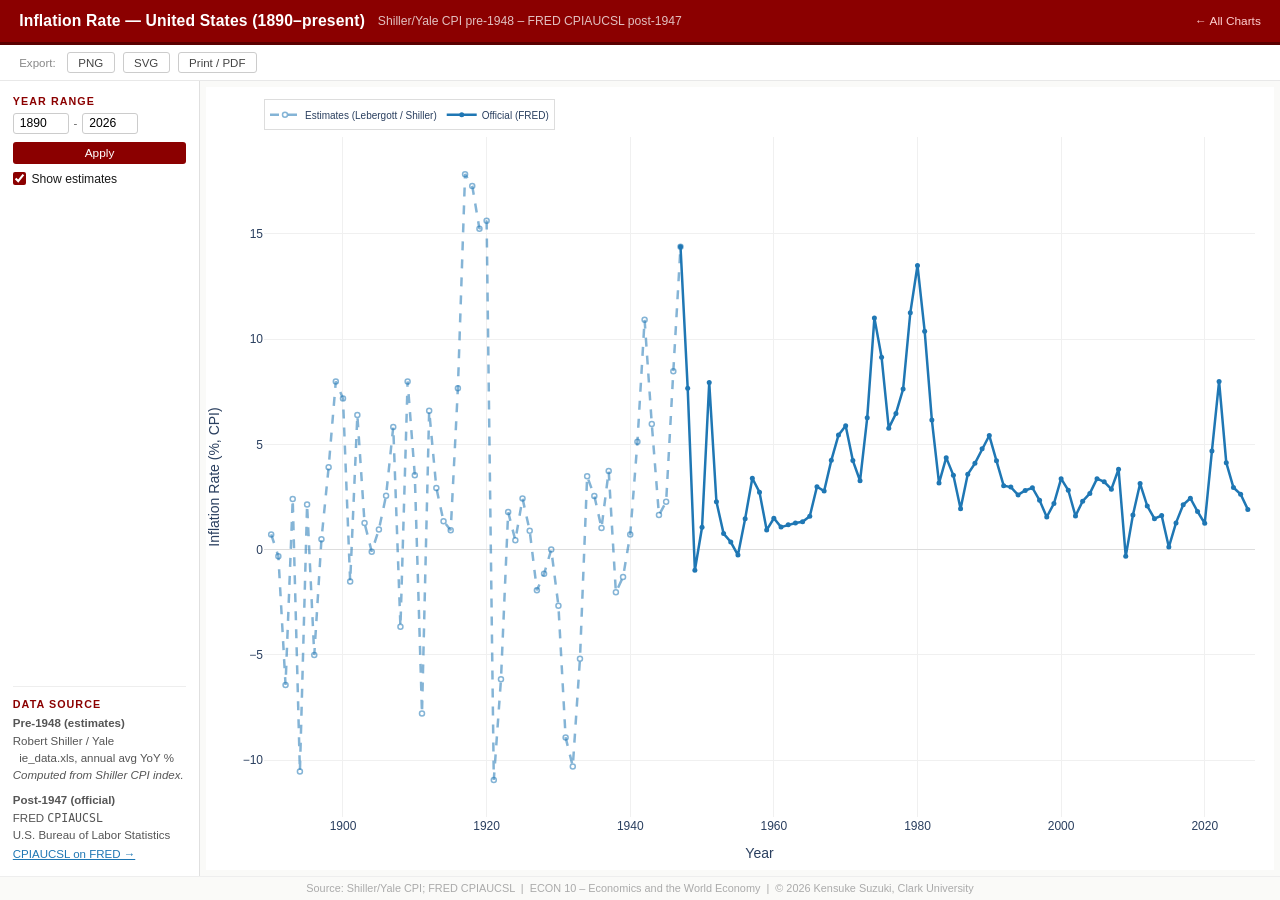
<file: econ_data/docs/econ10/chart_inflation_us_historical.html>
<!DOCTYPE html>
<html lang="en">
<head>
<meta charset="UTF-8">
<meta name="viewport" content="width=device-width, initial-scale=1.0">
<title>Inflation Rate — United States (1890–present) | ECON 10 | Clark University</title>
<script src="https://cdn.plot.ly/plotly-2.27.0.min.js" charset="utf-8"></script>
<style>
*,*::before,*::after{box-sizing:border-box;margin:0;padding:0}
body{font-family:'Helvetica Neue',Helvetica,Arial,sans-serif;
     background:#fafaf8;color:#1a1a1a;height:100vh;
     display:flex;flex-direction:column;overflow:hidden}
header{background:#8b0000;color:#fff;padding:.75rem 1.2rem;
       border-bottom:3px solid #5a0000;display:flex;align-items:center;
       gap:.8rem;flex-shrink:0}
header h1{font-size:.98rem;font-weight:600;letter-spacing:.01em}
header .sub{font-size:.76rem;opacity:.75}
.back{font-size:.74rem;color:#ffd0d0;text-decoration:none;margin-left:auto;white-space:nowrap}
.back:hover{color:#fff}
.toolbar{display:flex;align-items:center;gap:.5rem;padding:.45rem 1.2rem;
         background:#fff;border-bottom:1px solid #e8e8e8;flex-shrink:0}
.toolbar span{font-size:.72rem;color:#888;margin-right:.2rem}
.tbtn{font-size:.72rem;padding:.22rem .65rem;border:1px solid #ccc;border-radius:3px;
      background:#fff;cursor:pointer;color:#444;font-family:inherit}
.tbtn:hover{border-color:#8b0000;color:#8b0000}
.layout{display:flex;flex:1;overflow:hidden}
.sidebar{width:200px;min-width:170px;background:#fff;border-right:1px solid #e0e0e0;
         padding:.85rem .8rem;overflow-y:auto;flex-shrink:0;
         display:flex;flex-direction:column;gap:.7rem}
.ctrl-hd{font-size:.67rem;font-weight:600;letter-spacing:.1em;
         text-transform:uppercase;color:#8b0000}
.yr-row{display:flex;align-items:center;gap:.3rem;margin-top:.35rem}
.yr-row input{width:56px;font-size:.76rem;padding:.18rem .28rem;border:1px solid #ccc;
              border-radius:3px;text-align:center;font-family:inherit}
.yr-row span{font-size:.72rem;color:#666}
.apply-btn{width:100%;margin-top:.45rem;font-size:.74rem;padding:.25rem 0;
           background:#8b0000;color:#fff;border:none;border-radius:3px;
           cursor:pointer;font-family:inherit}
.apply-btn:hover{background:#a00000}
.opt-row{display:flex;align-items:center;gap:.35rem;margin-top:.5rem}
.opt-row input{accent-color:#8b0000;cursor:pointer}
.opt-row label{font-size:.76rem;cursor:pointer}
.src-section{padding-top:.7rem;border-top:1px solid #eee;margin-top:auto}
.src-section .ctrl-hd{margin-bottom:.35rem}
.src-section p{font-size:.72rem;color:#555;line-height:1.5}
.src-section a{color:#1f77b4;font-size:.72rem}
.chart-wrap{flex:1;overflow:hidden;display:flex;flex-direction:column;padding:.35rem}
#chart{width:100%;flex:1}
footer{font-size:.68rem;color:#aaa;text-align:center;padding:.35rem;
       border-top:1px solid #eee;flex-shrink:0}
@media print{
  header .back,.toolbar,.sidebar,footer{display:none}
  body{overflow:visible;height:auto}.layout{display:block}
  .chart-wrap{padding:0}#chart{width:100% !important;height:90vh !important}}
</style>
</head>
<body>
<header>
  <h1>Inflation Rate — United States (1890–present)</h1>
  <span class="sub">Shiller/Yale CPI pre-1948 – FRED CPIAUCSL post-1947</span>
  <a class="back" href="../index.html">&larr; All Charts</a>
</header>
<div class="toolbar">
  <span>Export:</span>
  <button class="tbtn" onclick="dlPNG()">PNG</button>
  <button class="tbtn" onclick="dlSVG()">SVG</button>
  <button class="tbtn" onclick="window.print()">Print / PDF</button>
</div>
<div class="layout">
  <aside class="sidebar">
    <div>
      <div class="ctrl-hd">Year Range</div>
      <div class="yr-row">
        <input type="number" id="yrMin" value="1890" min="1890" max="2026">
        <span>-</span>
        <input type="number" id="yrMax" value="2026" min="1890" max="2026">
      </div>
      <button class="apply-btn" onclick="applyYearRange()">Apply</button>
      <div class="opt-row">
        <input type="checkbox" id="showEst" checked>
        <label for="showEst">Show estimates</label>
      </div>
    </div>
    <div class="src-section">
      <div class="ctrl-hd">Data Source</div>
      <p><b>Pre-1948 (estimates)</b><br>
      Robert Shiller / Yale<br>
      &nbsp;&nbsp;ie_data.xls, annual avg YoY&nbsp;%<br>
      <em>Computed from Shiller CPI index.</em></p>
      <p style="margin-top:.5rem"><b>Post-1947 (official)</b><br>
      FRED <code>CPIAUCSL</code><br>
      U.S. Bureau of Labor Statistics</p>
      <a href="https://fred.stlouisfed.org/series/CPIAUCSL"
         target="_blank">CPIAUCSL on FRED &rarr;</a>
    </div>
  </aside>
  <div class="chart-wrap"><div id="chart"></div></div>
</div>
<footer>
  Source: Shiller/Yale CPI; FRED CPIAUCSL &nbsp;|&nbsp;
  ECON 10 &ndash; Economics and the World Economy &nbsp;|&nbsp;
  &copy; 2026 Kensuke Suzuki, Clark University
</footer>
<script>
var fig={"data":[{"hovertemplate":"\u003cb\u003e%{x}\u003c\u002fb\u003e\u003cbr\u003eInflation Rate: %{y:.1f}%\u003cbr\u003e\u003ci\u003eShiller\u002fYale CPI (estimate)\u003c\u002fi\u003e\u003cextra\u003e\u003c\u002fextra\u003e","line":{"color":"rgba(31,119,180,0.55)","dash":"dash","width":2.5},"marker":{"color":"rgba(31,119,180,0.55)","line":{"color":"rgba(31,119,180,0.55)","width":1.5},"size":5,"symbol":"circle-open"},"mode":"lines+markers","name":"Estimates (Lebergott \u002f Shiller)","showlegend":true,"x":[1890,1891,1892,1893,1894,1895,1896,1897,1898,1899,1900,1901,1902,1903,1904,1905,1906,1907,1908,1909,1910,1911,1912,1913,1914,1915,1916,1917,1918,1919,1920,1921,1922,1923,1924,1925,1926,1927,1928,1929,1930,1931,1932,1933,1934,1935,1936,1937,1938,1939,1940,1941,1942,1943,1944,1945,1946,1947],"y":[0.72,-0.31,-6.43,2.4,-10.54,2.14,-5.01,0.49,3.91,7.99,7.18,-1.52,6.39,1.26,-0.1,0.96,2.56,5.83,-3.67,7.99,3.53,-7.79,6.6,2.93,1.35,0.92,7.67,17.84,17.28,15.24,15.62,-10.94,-6.16,1.79,0.44,2.43,0.9,-1.93,-1.15,0.0,-2.67,-8.93,-10.3,-5.19,3.48,2.55,1.03,3.73,-2.03,-1.3,0.72,5.12,10.92,5.97,1.64,2.27,8.48,14.39],"type":"scatter"},{"hovertemplate":"\u003cb\u003e%{x}\u003c\u002fb\u003e\u003cbr\u003eInflation Rate: %{y:.1f}%\u003cbr\u003e\u003ci\u003eFRED CPIAUCSL (official)\u003c\u002fi\u003e\u003cextra\u003e\u003c\u002fextra\u003e","line":{"color":"#1f77b4","width":2.5},"marker":{"size":5},"mode":"lines+markers","name":"Official (FRED)","showlegend":true,"x":[1947,1948,1949,1950,1951,1952,1953,1954,1955,1956,1957,1958,1959,1960,1961,1962,1963,1964,1965,1966,1967,1968,1969,1970,1971,1972,1973,1974,1975,1976,1977,1978,1979,1980,1981,1982,1983,1984,1985,1986,1987,1988,1989,1990,1991,1992,1993,1994,1995,1996,1997,1998,1999,2000,2001,2002,2003,2004,2005,2006,2007,2008,2009,2010,2011,2012,2013,2014,2015,2016,2017,2018,2019,2020,2021,2022,2023,2024,2025,2026],"y":[14.39,7.67,-0.98,1.06,7.94,2.28,0.76,0.36,-0.26,1.47,3.39,2.73,0.93,1.49,1.07,1.18,1.26,1.32,1.58,2.99,2.78,4.24,5.44,5.88,4.23,3.27,6.26,11.01,9.14,5.77,6.47,7.63,11.25,13.5,10.38,6.16,3.16,4.37,3.53,1.94,3.58,4.1,4.79,5.42,4.22,3.04,2.97,2.6,2.81,2.94,2.34,1.55,2.19,3.37,2.82,1.6,2.3,2.67,3.37,3.22,2.87,3.82,-0.32,1.64,3.14,2.07,1.47,1.62,0.12,1.27,2.13,2.44,1.81,1.25,4.68,7.99,4.13,2.95,2.63,1.91],"type":"scatter"}],"layout":{"template":{"data":{"histogram2dcontour":[{"type":"histogram2dcontour","colorbar":{"outlinewidth":0,"ticks":""},"colorscale":[[0.0,"#0d0887"],[0.1111111111111111,"#46039f"],[0.2222222222222222,"#7201a8"],[0.3333333333333333,"#9c179e"],[0.4444444444444444,"#bd3786"],[0.5555555555555556,"#d8576b"],[0.6666666666666666,"#ed7953"],[0.7777777777777778,"#fb9f3a"],[0.8888888888888888,"#fdca26"],[1.0,"#f0f921"]]}],"choropleth":[{"type":"choropleth","colorbar":{"outlinewidth":0,"ticks":""}}],"histogram2d":[{"type":"histogram2d","colorbar":{"outlinewidth":0,"ticks":""},"colorscale":[[0.0,"#0d0887"],[0.1111111111111111,"#46039f"],[0.2222222222222222,"#7201a8"],[0.3333333333333333,"#9c179e"],[0.4444444444444444,"#bd3786"],[0.5555555555555556,"#d8576b"],[0.6666666666666666,"#ed7953"],[0.7777777777777778,"#fb9f3a"],[0.8888888888888888,"#fdca26"],[1.0,"#f0f921"]]}],"heatmap":[{"type":"heatmap","colorbar":{"outlinewidth":0,"ticks":""},"colorscale":[[0.0,"#0d0887"],[0.1111111111111111,"#46039f"],[0.2222222222222222,"#7201a8"],[0.3333333333333333,"#9c179e"],[0.4444444444444444,"#bd3786"],[0.5555555555555556,"#d8576b"],[0.6666666666666666,"#ed7953"],[0.7777777777777778,"#fb9f3a"],[0.8888888888888888,"#fdca26"],[1.0,"#f0f921"]]}],"contourcarpet":[{"type":"contourcarpet","colorbar":{"outlinewidth":0,"ticks":""}}],"contour":[{"type":"contour","colorbar":{"outlinewidth":0,"ticks":""},"colorscale":[[0.0,"#0d0887"],[0.1111111111111111,"#46039f"],[0.2222222222222222,"#7201a8"],[0.3333333333333333,"#9c179e"],[0.4444444444444444,"#bd3786"],[0.5555555555555556,"#d8576b"],[0.6666666666666666,"#ed7953"],[0.7777777777777778,"#fb9f3a"],[0.8888888888888888,"#fdca26"],[1.0,"#f0f921"]]}],"surface":[{"type":"surface","colorbar":{"outlinewidth":0,"ticks":""},"colorscale":[[0.0,"#0d0887"],[0.1111111111111111,"#46039f"],[0.2222222222222222,"#7201a8"],[0.3333333333333333,"#9c179e"],[0.4444444444444444,"#bd3786"],[0.5555555555555556,"#d8576b"],[0.6666666666666666,"#ed7953"],[0.7777777777777778,"#fb9f3a"],[0.8888888888888888,"#fdca26"],[1.0,"#f0f921"]]}],"mesh3d":[{"type":"mesh3d","colorbar":{"outlinewidth":0,"ticks":""}}],"scatter":[{"fillpattern":{"fillmode":"overlay","size":10,"solidity":0.2},"type":"scatter"}],"parcoords":[{"type":"parcoords","line":{"colorbar":{"outlinewidth":0,"ticks":""}}}],"scatterpolargl":[{"type":"scatterpolargl","marker":{"colorbar":{"outlinewidth":0,"ticks":""}}}],"bar":[{"error_x":{"color":"#2a3f5f"},"error_y":{"color":"#2a3f5f"},"marker":{"line":{"color":"#E5ECF6","width":0.5},"pattern":{"fillmode":"overlay","size":10,"solidity":0.2}},"type":"bar"}],"scattergeo":[{"type":"scattergeo","marker":{"colorbar":{"outlinewidth":0,"ticks":""}}}],"scatterpolar":[{"type":"scatterpolar","marker":{"colorbar":{"outlinewidth":0,"ticks":""}}}],"histogram":[{"marker":{"pattern":{"fillmode":"overlay","size":10,"solidity":0.2}},"type":"histogram"}],"scattergl":[{"type":"scattergl","marker":{"colorbar":{"outlinewidth":0,"ticks":""}}}],"scatter3d":[{"type":"scatter3d","line":{"colorbar":{"outlinewidth":0,"ticks":""}},"marker":{"colorbar":{"outlinewidth":0,"ticks":""}}}],"scattermap":[{"type":"scattermap","marker":{"colorbar":{"outlinewidth":0,"ticks":""}}}],"scattermapbox":[{"type":"scattermapbox","marker":{"colorbar":{"outlinewidth":0,"ticks":""}}}],"scatterternary":[{"type":"scatterternary","marker":{"colorbar":{"outlinewidth":0,"ticks":""}}}],"scattercarpet":[{"type":"scattercarpet","marker":{"colorbar":{"outlinewidth":0,"ticks":""}}}],"carpet":[{"aaxis":{"endlinecolor":"#2a3f5f","gridcolor":"white","linecolor":"white","minorgridcolor":"white","startlinecolor":"#2a3f5f"},"baxis":{"endlinecolor":"#2a3f5f","gridcolor":"white","linecolor":"white","minorgridcolor":"white","startlinecolor":"#2a3f5f"},"type":"carpet"}],"table":[{"cells":{"fill":{"color":"#EBF0F8"},"line":{"color":"white"}},"header":{"fill":{"color":"#C8D4E3"},"line":{"color":"white"}},"type":"table"}],"barpolar":[{"marker":{"line":{"color":"#E5ECF6","width":0.5},"pattern":{"fillmode":"overlay","size":10,"solidity":0.2}},"type":"barpolar"}],"pie":[{"automargin":true,"type":"pie"}]},"layout":{"autotypenumbers":"strict","colorway":["#636efa","#EF553B","#00cc96","#ab63fa","#FFA15A","#19d3f3","#FF6692","#B6E880","#FF97FF","#FECB52"],"font":{"color":"#2a3f5f"},"hovermode":"closest","hoverlabel":{"align":"left"},"paper_bgcolor":"white","plot_bgcolor":"#E5ECF6","polar":{"bgcolor":"#E5ECF6","angularaxis":{"gridcolor":"white","linecolor":"white","ticks":""},"radialaxis":{"gridcolor":"white","linecolor":"white","ticks":""}},"ternary":{"bgcolor":"#E5ECF6","aaxis":{"gridcolor":"white","linecolor":"white","ticks":""},"baxis":{"gridcolor":"white","linecolor":"white","ticks":""},"caxis":{"gridcolor":"white","linecolor":"white","ticks":""}},"coloraxis":{"colorbar":{"outlinewidth":0,"ticks":""}},"colorscale":{"sequential":[[0.0,"#0d0887"],[0.1111111111111111,"#46039f"],[0.2222222222222222,"#7201a8"],[0.3333333333333333,"#9c179e"],[0.4444444444444444,"#bd3786"],[0.5555555555555556,"#d8576b"],[0.6666666666666666,"#ed7953"],[0.7777777777777778,"#fb9f3a"],[0.8888888888888888,"#fdca26"],[1.0,"#f0f921"]],"sequentialminus":[[0.0,"#0d0887"],[0.1111111111111111,"#46039f"],[0.2222222222222222,"#7201a8"],[0.3333333333333333,"#9c179e"],[0.4444444444444444,"#bd3786"],[0.5555555555555556,"#d8576b"],[0.6666666666666666,"#ed7953"],[0.7777777777777778,"#fb9f3a"],[0.8888888888888888,"#fdca26"],[1.0,"#f0f921"]],"diverging":[[0,"#8e0152"],[0.1,"#c51b7d"],[0.2,"#de77ae"],[0.3,"#f1b6da"],[0.4,"#fde0ef"],[0.5,"#f7f7f7"],[0.6,"#e6f5d0"],[0.7,"#b8e186"],[0.8,"#7fbc41"],[0.9,"#4d9221"],[1,"#276419"]]},"xaxis":{"gridcolor":"white","linecolor":"white","ticks":"","title":{"standoff":15},"zerolinecolor":"white","automargin":true,"zerolinewidth":2},"yaxis":{"gridcolor":"white","linecolor":"white","ticks":"","title":{"standoff":15},"zerolinecolor":"white","automargin":true,"zerolinewidth":2},"scene":{"xaxis":{"backgroundcolor":"#E5ECF6","gridcolor":"white","linecolor":"white","showbackground":true,"ticks":"","zerolinecolor":"white","gridwidth":2},"yaxis":{"backgroundcolor":"#E5ECF6","gridcolor":"white","linecolor":"white","showbackground":true,"ticks":"","zerolinecolor":"white","gridwidth":2},"zaxis":{"backgroundcolor":"#E5ECF6","gridcolor":"white","linecolor":"white","showbackground":true,"ticks":"","zerolinecolor":"white","gridwidth":2}},"shapedefaults":{"line":{"color":"#2a3f5f"}},"annotationdefaults":{"arrowcolor":"#2a3f5f","arrowhead":0,"arrowwidth":1},"geo":{"bgcolor":"white","landcolor":"#E5ECF6","subunitcolor":"white","showland":true,"showlakes":true,"lakecolor":"white"},"title":{"x":0.05},"mapbox":{"style":"light"}}},"font":{"family":"Helvetica Neue, Helvetica, Arial, sans-serif","size":12},"legend":{"font":{"size":10},"bgcolor":"rgba(255,255,255,0.85)","bordercolor":"#ddd","borderwidth":1,"orientation":"h","x":0,"xanchor":"left","y":1.01,"yanchor":"bottom"},"margin":{"b":50,"l":55,"r":20,"t":30},"xaxis":{"title":{"text":"Year"},"gridcolor":"#f0f0f0","range":[1889,2027],"tickformat":"d"},"yaxis":{"title":{"text":"Inflation Rate (%, CPI)"},"gridcolor":"#f0f0f0","zeroline":true,"zerolinecolor":"#ddd","zerolinewidth":1},"hovermode":"closest","paper_bgcolor":"#fff","plot_bgcolor":"#fff","showlegend":true}};
Plotly.newPlot('chart',fig.data,fig.layout,{responsive:true});
function dlPNG(){Plotly.downloadImage('chart',{format:'png',filename:'chart_inflation_us_historical',width:1400,height:700,scale:2});}
function dlSVG(){Plotly.downloadImage('chart',{format:'svg',filename:'chart_inflation_us_historical',width:1400,height:700});}

function applyYearRange(){
  var y0=parseInt(document.getElementById('yrMin').value);
  var y1=parseInt(document.getElementById('yrMax').value);
  if(y0>y1){alert('Min year must be ≤ max year.');return;}
  Plotly.relayout('chart',{'xaxis.range':[y0-0.5,y1+0.5]});}
document.getElementById('showEst').addEventListener('change',function(){
  Plotly.restyle('chart',{visible:this.checked?true:'legendonly'},[0]);});

</script>
</body>
</html>
</file>
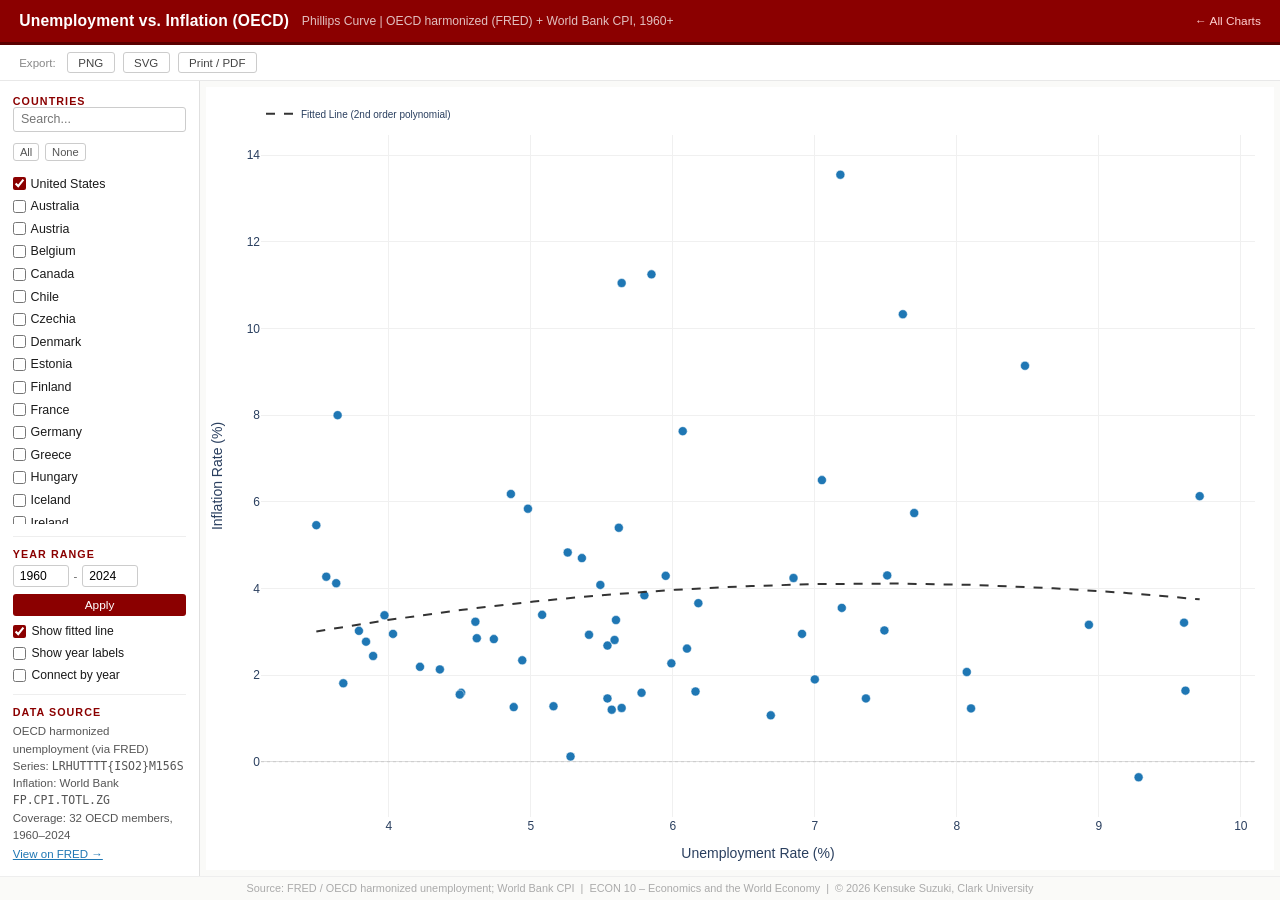
<file: econ_data/docs/econ10/chart_phillips_oecd.html>
<!DOCTYPE html>
<html lang="en">
<head>
<meta charset="UTF-8">
<meta name="viewport" content="width=device-width, initial-scale=1.0">
<title>Unemployment vs. Inflation (OECD) | ECON 10 | Clark University</title>
<script src="https://cdn.plot.ly/plotly-2.27.0.min.js" charset="utf-8"></script>
<style>
*,*::before,*::after{box-sizing:border-box;margin:0;padding:0}
body{font-family:'Helvetica Neue',Helvetica,Arial,sans-serif;
     background:#fafaf8;color:#1a1a1a;height:100vh;
     display:flex;flex-direction:column;overflow:hidden}
header{background:#8b0000;color:#fff;padding:.75rem 1.2rem;
       border-bottom:3px solid #5a0000;display:flex;align-items:center;
       gap:.8rem;flex-shrink:0}
header h1{font-size:.98rem;font-weight:600;letter-spacing:.01em}
header .sub{font-size:.76rem;opacity:.75}
.back{font-size:.74rem;color:#ffd0d0;text-decoration:none;margin-left:auto;white-space:nowrap}
.back:hover{color:#fff}
.toolbar{display:flex;align-items:center;gap:.5rem;padding:.45rem 1.2rem;
         background:#fff;border-bottom:1px solid #e8e8e8;flex-shrink:0}
.toolbar span{font-size:.72rem;color:#888;margin-right:.2rem}
.tbtn{font-size:.72rem;padding:.22rem .65rem;border:1px solid #ccc;border-radius:3px;
      background:#fff;cursor:pointer;color:#444;font-family:inherit}
.tbtn:hover{border-color:#8b0000;color:#8b0000}
.layout{display:flex;flex:1;overflow:hidden}
.sidebar{width:200px;min-width:170px;background:#fff;border-right:1px solid #e0e0e0;
         padding:.85rem .8rem;overflow-y:auto;flex-shrink:0;
         display:flex;flex-direction:column;gap:.7rem}
.ctrl-hd{font-size:.67rem;font-weight:600;letter-spacing:.1em;
         text-transform:uppercase;color:#8b0000}
.search-box{width:100%;font-size:.78rem;padding:.28rem .45rem;border:1px solid #ccc;
            border-radius:3px;font-family:inherit}
.search-box:focus{outline:none;border-color:#8b0000}
.btn-row{display:flex;gap:.35rem}
.sbtn{font-size:.7rem;padding:.13rem .38rem;border:1px solid #ccc;border-radius:3px;
      background:#fff;cursor:pointer;color:#555;font-family:inherit}
.sbtn:hover{border-color:#8b0000;color:#8b0000}
.cb-list{flex:1;overflow-y:auto}
.cb-wrap{display:flex;align-items:center;gap:.3rem;padding:.2rem 0}
.cb-wrap input{accent-color:#8b0000;flex-shrink:0;cursor:pointer}
.cb-wrap label{font-size:.78rem;line-height:1.3;cursor:pointer}
.cb-wrap.hidden{display:none}
.yr-section{padding-top:.7rem;border-top:1px solid #eee}
.yr-row{display:flex;align-items:center;gap:.3rem;margin-top:.35rem}
.yr-row input{width:56px;font-size:.76rem;padding:.18rem .28rem;border:1px solid #ccc;
              border-radius:3px;text-align:center;font-family:inherit}
.yr-row span{font-size:.72rem;color:#666}
.apply-btn{width:100%;margin-top:.45rem;font-size:.74rem;padding:.25rem 0;
           background:#8b0000;color:#fff;border:none;border-radius:3px;
           cursor:pointer;font-family:inherit}
.apply-btn:hover{background:#a00000}
.trend-row{display:flex;align-items:center;gap:.35rem;margin-top:.5rem}
.trend-row input{accent-color:#8b0000;cursor:pointer}
.trend-row label{font-size:.76rem;cursor:pointer}
.src-section{padding-top:.7rem;border-top:1px solid #eee;margin-top:auto}
.src-section .ctrl-hd{margin-bottom:.35rem}
.src-section p{font-size:.72rem;color:#555;line-height:1.5}
.src-section a{color:#1f77b4;font-size:.72rem}
.chart-wrap{flex:1;overflow:hidden;display:flex;flex-direction:column;padding:.35rem}
#chart{width:100%;flex:1}
footer{font-size:.68rem;color:#aaa;text-align:center;padding:.35rem;
       border-top:1px solid #eee;flex-shrink:0}
@media print{
  header .back,.toolbar,.sidebar,footer{display:none}
  body{overflow:visible;height:auto}.layout{display:block}
  .chart-wrap{padding:0}#chart{width:100% !important;height:90vh !important}}
</style>
</head>
<body>
<header>
  <h1>Unemployment vs. Inflation (OECD)</h1>
  <span class="sub">Phillips Curve | OECD harmonized (FRED) + World Bank CPI, 1960+</span>
  <a class="back" href="../index.html">&larr; All Charts</a>
</header>
<div class="toolbar">
  <span>Export:</span>
  <button class="tbtn" onclick="dlPNG()">PNG</button>
  <button class="tbtn" onclick="dlSVG()">SVG</button>
  <button class="tbtn" onclick="window.print()">Print / PDF</button>
</div>
<div class="layout">
  <aside class="sidebar">
    <div>
      <div class="ctrl-hd">Countries</div>
      <input class="search-box" type="text" placeholder="Search..."
             oninput="filterSearch(this.value)">
    </div>
    <div class="btn-row">
      <button class="sbtn" onclick="selAll()">All</button>
      <button class="sbtn" onclick="selNone()">None</button>
    </div>
    <div class="cb-list" id="cb-list">
      <div class="cb-wrap" data-name="united states"><input type="checkbox" class="ccb" id="cb_United States" value="United States" checked><label for="cb_United States">United States</label></div>
      <div class="cb-wrap" data-name="australia"><input type="checkbox" class="ccb" id="cb_Australia" value="Australia" ><label for="cb_Australia">Australia</label></div>
      <div class="cb-wrap" data-name="austria"><input type="checkbox" class="ccb" id="cb_Austria" value="Austria" ><label for="cb_Austria">Austria</label></div>
      <div class="cb-wrap" data-name="belgium"><input type="checkbox" class="ccb" id="cb_Belgium" value="Belgium" ><label for="cb_Belgium">Belgium</label></div>
      <div class="cb-wrap" data-name="canada"><input type="checkbox" class="ccb" id="cb_Canada" value="Canada" ><label for="cb_Canada">Canada</label></div>
      <div class="cb-wrap" data-name="chile"><input type="checkbox" class="ccb" id="cb_Chile" value="Chile" ><label for="cb_Chile">Chile</label></div>
      <div class="cb-wrap" data-name="czechia"><input type="checkbox" class="ccb" id="cb_Czechia" value="Czechia" ><label for="cb_Czechia">Czechia</label></div>
      <div class="cb-wrap" data-name="denmark"><input type="checkbox" class="ccb" id="cb_Denmark" value="Denmark" ><label for="cb_Denmark">Denmark</label></div>
      <div class="cb-wrap" data-name="estonia"><input type="checkbox" class="ccb" id="cb_Estonia" value="Estonia" ><label for="cb_Estonia">Estonia</label></div>
      <div class="cb-wrap" data-name="finland"><input type="checkbox" class="ccb" id="cb_Finland" value="Finland" ><label for="cb_Finland">Finland</label></div>
      <div class="cb-wrap" data-name="france"><input type="checkbox" class="ccb" id="cb_France" value="France" ><label for="cb_France">France</label></div>
      <div class="cb-wrap" data-name="germany"><input type="checkbox" class="ccb" id="cb_Germany" value="Germany" ><label for="cb_Germany">Germany</label></div>
      <div class="cb-wrap" data-name="greece"><input type="checkbox" class="ccb" id="cb_Greece" value="Greece" ><label for="cb_Greece">Greece</label></div>
      <div class="cb-wrap" data-name="hungary"><input type="checkbox" class="ccb" id="cb_Hungary" value="Hungary" ><label for="cb_Hungary">Hungary</label></div>
      <div class="cb-wrap" data-name="iceland"><input type="checkbox" class="ccb" id="cb_Iceland" value="Iceland" ><label for="cb_Iceland">Iceland</label></div>
      <div class="cb-wrap" data-name="ireland"><input type="checkbox" class="ccb" id="cb_Ireland" value="Ireland" ><label for="cb_Ireland">Ireland</label></div>
      <div class="cb-wrap" data-name="israel"><input type="checkbox" class="ccb" id="cb_Israel" value="Israel" ><label for="cb_Israel">Israel</label></div>
      <div class="cb-wrap" data-name="italy"><input type="checkbox" class="ccb" id="cb_Italy" value="Italy" ><label for="cb_Italy">Italy</label></div>
      <div class="cb-wrap" data-name="japan"><input type="checkbox" class="ccb" id="cb_Japan" value="Japan" ><label for="cb_Japan">Japan</label></div>
      <div class="cb-wrap" data-name="korea, rep."><input type="checkbox" class="ccb" id="cb_Korea, Rep." value="Korea, Rep." ><label for="cb_Korea, Rep.">Korea, Rep.</label></div>
      <div class="cb-wrap" data-name="luxembourg"><input type="checkbox" class="ccb" id="cb_Luxembourg" value="Luxembourg" ><label for="cb_Luxembourg">Luxembourg</label></div>
      <div class="cb-wrap" data-name="mexico"><input type="checkbox" class="ccb" id="cb_Mexico" value="Mexico" ><label for="cb_Mexico">Mexico</label></div>
      <div class="cb-wrap" data-name="netherlands"><input type="checkbox" class="ccb" id="cb_Netherlands" value="Netherlands" ><label for="cb_Netherlands">Netherlands</label></div>
      <div class="cb-wrap" data-name="norway"><input type="checkbox" class="ccb" id="cb_Norway" value="Norway" ><label for="cb_Norway">Norway</label></div>
      <div class="cb-wrap" data-name="poland"><input type="checkbox" class="ccb" id="cb_Poland" value="Poland" ><label for="cb_Poland">Poland</label></div>
      <div class="cb-wrap" data-name="portugal"><input type="checkbox" class="ccb" id="cb_Portugal" value="Portugal" ><label for="cb_Portugal">Portugal</label></div>
      <div class="cb-wrap" data-name="slovak republic"><input type="checkbox" class="ccb" id="cb_Slovak Republic" value="Slovak Republic" ><label for="cb_Slovak Republic">Slovak Republic</label></div>
      <div class="cb-wrap" data-name="slovenia"><input type="checkbox" class="ccb" id="cb_Slovenia" value="Slovenia" ><label for="cb_Slovenia">Slovenia</label></div>
      <div class="cb-wrap" data-name="spain"><input type="checkbox" class="ccb" id="cb_Spain" value="Spain" ><label for="cb_Spain">Spain</label></div>
      <div class="cb-wrap" data-name="sweden"><input type="checkbox" class="ccb" id="cb_Sweden" value="Sweden" ><label for="cb_Sweden">Sweden</label></div>
      <div class="cb-wrap" data-name="turkiye"><input type="checkbox" class="ccb" id="cb_Turkiye" value="Turkiye" ><label for="cb_Turkiye">Turkiye</label></div>
      <div class="cb-wrap" data-name="united kingdom"><input type="checkbox" class="ccb" id="cb_United Kingdom" value="United Kingdom" ><label for="cb_United Kingdom">United Kingdom</label></div>
    </div>
    <div class="yr-section">
      <div class="ctrl-hd">Year Range</div>
      <div class="yr-row">
        <input type="number" id="yrMin" value="1960" min="1960" max="2024">
        <span>-</span>
        <input type="number" id="yrMax" value="2024" min="1960" max="2024">
      </div>
      <button class="apply-btn" onclick="applyFilter()">Apply</button>
      <div class="trend-row">
        <input type="checkbox" id="showTrend" checked>
        <label for="showTrend">Show fitted line</label>
      </div>
      <div class="trend-row">
        <input type="checkbox" id="showLabels">
        <label for="showLabels">Show year labels</label>
      </div>
      <div class="trend-row">
        <input type="checkbox" id="showConn">
        <label for="showConn">Connect by year</label>
      </div>
    </div>
    <div class="src-section">
      <div class="ctrl-hd">Data Source</div>
      <p>OECD harmonized unemployment (via FRED)<br>
      Series: <code>LRHUTTTT{ISO2}M156S</code><br>
      Inflation: World Bank <code>FP.CPI.TOTL.ZG</code><br>
      Coverage: 32 OECD members, 1960&ndash;2024</p>
      <a href="https://fred.stlouisfed.org"
         target="_blank">View on FRED &rarr;</a>
    </div>
  </aside>
  <div class="chart-wrap"><div id="chart"></div></div>
</div>
<footer>
  Source: FRED / OECD harmonized unemployment; World Bank CPI &nbsp;|&nbsp;
  ECON 10 &ndash; Economics and the World Economy &nbsp;|&nbsp;
  &copy; 2026 Kensuke Suzuki, Clark University
</footer>
<script>
var fig={"data":[{"customdata":["\u003cb\u003eUnited States\u003c\u002fb\u003e\u003cbr\u003eYear: 1960\u003cbr\u003eUnemployment: 5.5%\u003cbr\u003eInflation: 1.5%","\u003cb\u003eUnited States\u003c\u002fb\u003e\u003cbr\u003eYear: 1961\u003cbr\u003eUnemployment: 6.7%\u003cbr\u003eInflation: 1.1%","\u003cb\u003eUnited States\u003c\u002fb\u003e\u003cbr\u003eYear: 1962\u003cbr\u003eUnemployment: 5.6%\u003cbr\u003eInflation: 1.2%","\u003cb\u003eUnited States\u003c\u002fb\u003e\u003cbr\u003eYear: 1963\u003cbr\u003eUnemployment: 5.6%\u003cbr\u003eInflation: 1.2%","\u003cb\u003eUnited States\u003c\u002fb\u003e\u003cbr\u003eYear: 1964\u003cbr\u003eUnemployment: 5.2%\u003cbr\u003eInflation: 1.3%","\u003cb\u003eUnited States\u003c\u002fb\u003e\u003cbr\u003eYear: 1965\u003cbr\u003eUnemployment: 4.5%\u003cbr\u003eInflation: 1.6%","\u003cb\u003eUnited States\u003c\u002fb\u003e\u003cbr\u003eYear: 1966\u003cbr\u003eUnemployment: 3.8%\u003cbr\u003eInflation: 3.0%","\u003cb\u003eUnited States\u003c\u002fb\u003e\u003cbr\u003eYear: 1967\u003cbr\u003eUnemployment: 3.8%\u003cbr\u003eInflation: 2.8%","\u003cb\u003eUnited States\u003c\u002fb\u003e\u003cbr\u003eYear: 1968\u003cbr\u003eUnemployment: 3.6%\u003cbr\u003eInflation: 4.3%","\u003cb\u003eUnited States\u003c\u002fb\u003e\u003cbr\u003eYear: 1969\u003cbr\u003eUnemployment: 3.5%\u003cbr\u003eInflation: 5.5%","\u003cb\u003eUnited States\u003c\u002fb\u003e\u003cbr\u003eYear: 1970\u003cbr\u003eUnemployment: 5.0%\u003cbr\u003eInflation: 5.8%","\u003cb\u003eUnited States\u003c\u002fb\u003e\u003cbr\u003eYear: 1971\u003cbr\u003eUnemployment: 6.0%\u003cbr\u003eInflation: 4.3%","\u003cb\u003eUnited States\u003c\u002fb\u003e\u003cbr\u003eYear: 1972\u003cbr\u003eUnemployment: 5.6%\u003cbr\u003eInflation: 3.3%","\u003cb\u003eUnited States\u003c\u002fb\u003e\u003cbr\u003eYear: 1973\u003cbr\u003eUnemployment: 4.9%\u003cbr\u003eInflation: 6.2%","\u003cb\u003eUnited States\u003c\u002fb\u003e\u003cbr\u003eYear: 1974\u003cbr\u003eUnemployment: 5.6%\u003cbr\u003eInflation: 11.1%","\u003cb\u003eUnited States\u003c\u002fb\u003e\u003cbr\u003eYear: 1975\u003cbr\u003eUnemployment: 8.5%\u003cbr\u003eInflation: 9.1%","\u003cb\u003eUnited States\u003c\u002fb\u003e\u003cbr\u003eYear: 1976\u003cbr\u003eUnemployment: 7.7%\u003cbr\u003eInflation: 5.7%","\u003cb\u003eUnited States\u003c\u002fb\u003e\u003cbr\u003eYear: 1977\u003cbr\u003eUnemployment: 7.0%\u003cbr\u003eInflation: 6.5%","\u003cb\u003eUnited States\u003c\u002fb\u003e\u003cbr\u003eYear: 1978\u003cbr\u003eUnemployment: 6.1%\u003cbr\u003eInflation: 7.6%","\u003cb\u003eUnited States\u003c\u002fb\u003e\u003cbr\u003eYear: 1979\u003cbr\u003eUnemployment: 5.8%\u003cbr\u003eInflation: 11.2%","\u003cb\u003eUnited States\u003c\u002fb\u003e\u003cbr\u003eYear: 1980\u003cbr\u003eUnemployment: 7.2%\u003cbr\u003eInflation: 13.6%","\u003cb\u003eUnited States\u003c\u002fb\u003e\u003cbr\u003eYear: 1981\u003cbr\u003eUnemployment: 7.6%\u003cbr\u003eInflation: 10.3%","\u003cb\u003eUnited States\u003c\u002fb\u003e\u003cbr\u003eYear: 1982\u003cbr\u003eUnemployment: 9.7%\u003cbr\u003eInflation: 6.1%","\u003cb\u003eUnited States\u003c\u002fb\u003e\u003cbr\u003eYear: 1983\u003cbr\u003eUnemployment: 9.6%\u003cbr\u003eInflation: 3.2%","\u003cb\u003eUnited States\u003c\u002fb\u003e\u003cbr\u003eYear: 1984\u003cbr\u003eUnemployment: 7.5%\u003cbr\u003eInflation: 4.3%","\u003cb\u003eUnited States\u003c\u002fb\u003e\u003cbr\u003eYear: 1985\u003cbr\u003eUnemployment: 7.2%\u003cbr\u003eInflation: 3.5%","\u003cb\u003eUnited States\u003c\u002fb\u003e\u003cbr\u003eYear: 1986\u003cbr\u003eUnemployment: 7.0%\u003cbr\u003eInflation: 1.9%","\u003cb\u003eUnited States\u003c\u002fb\u003e\u003cbr\u003eYear: 1987\u003cbr\u003eUnemployment: 6.2%\u003cbr\u003eInflation: 3.7%","\u003cb\u003eUnited States\u003c\u002fb\u003e\u003cbr\u003eYear: 1988\u003cbr\u003eUnemployment: 5.5%\u003cbr\u003eInflation: 4.1%","\u003cb\u003eUnited States\u003c\u002fb\u003e\u003cbr\u003eYear: 1989\u003cbr\u003eUnemployment: 5.3%\u003cbr\u003eInflation: 4.8%","\u003cb\u003eUnited States\u003c\u002fb\u003e\u003cbr\u003eYear: 1990\u003cbr\u003eUnemployment: 5.6%\u003cbr\u003eInflation: 5.4%","\u003cb\u003eUnited States\u003c\u002fb\u003e\u003cbr\u003eYear: 1991\u003cbr\u003eUnemployment: 6.8%\u003cbr\u003eInflation: 4.2%","\u003cb\u003eUnited States\u003c\u002fb\u003e\u003cbr\u003eYear: 1992\u003cbr\u003eUnemployment: 7.5%\u003cbr\u003eInflation: 3.0%","\u003cb\u003eUnited States\u003c\u002fb\u003e\u003cbr\u003eYear: 1993\u003cbr\u003eUnemployment: 6.9%\u003cbr\u003eInflation: 3.0%","\u003cb\u003eUnited States\u003c\u002fb\u003e\u003cbr\u003eYear: 1994\u003cbr\u003eUnemployment: 6.1%\u003cbr\u003eInflation: 2.6%","\u003cb\u003eUnited States\u003c\u002fb\u003e\u003cbr\u003eYear: 1995\u003cbr\u003eUnemployment: 5.6%\u003cbr\u003eInflation: 2.8%","\u003cb\u003eUnited States\u003c\u002fb\u003e\u003cbr\u003eYear: 1996\u003cbr\u003eUnemployment: 5.4%\u003cbr\u003eInflation: 2.9%","\u003cb\u003eUnited States\u003c\u002fb\u003e\u003cbr\u003eYear: 1997\u003cbr\u003eUnemployment: 4.9%\u003cbr\u003eInflation: 2.3%","\u003cb\u003eUnited States\u003c\u002fb\u003e\u003cbr\u003eYear: 1998\u003cbr\u003eUnemployment: 4.5%\u003cbr\u003eInflation: 1.6%","\u003cb\u003eUnited States\u003c\u002fb\u003e\u003cbr\u003eYear: 1999\u003cbr\u003eUnemployment: 4.2%\u003cbr\u003eInflation: 2.2%","\u003cb\u003eUnited States\u003c\u002fb\u003e\u003cbr\u003eYear: 2000\u003cbr\u003eUnemployment: 4.0%\u003cbr\u003eInflation: 3.4%","\u003cb\u003eUnited States\u003c\u002fb\u003e\u003cbr\u003eYear: 2001\u003cbr\u003eUnemployment: 4.7%\u003cbr\u003eInflation: 2.8%","\u003cb\u003eUnited States\u003c\u002fb\u003e\u003cbr\u003eYear: 2002\u003cbr\u003eUnemployment: 5.8%\u003cbr\u003eInflation: 1.6%","\u003cb\u003eUnited States\u003c\u002fb\u003e\u003cbr\u003eYear: 2003\u003cbr\u003eUnemployment: 6.0%\u003cbr\u003eInflation: 2.3%","\u003cb\u003eUnited States\u003c\u002fb\u003e\u003cbr\u003eYear: 2004\u003cbr\u003eUnemployment: 5.5%\u003cbr\u003eInflation: 2.7%","\u003cb\u003eUnited States\u003c\u002fb\u003e\u003cbr\u003eYear: 2005\u003cbr\u003eUnemployment: 5.1%\u003cbr\u003eInflation: 3.4%","\u003cb\u003eUnited States\u003c\u002fb\u003e\u003cbr\u003eYear: 2006\u003cbr\u003eUnemployment: 4.6%\u003cbr\u003eInflation: 3.2%","\u003cb\u003eUnited States\u003c\u002fb\u003e\u003cbr\u003eYear: 2007\u003cbr\u003eUnemployment: 4.6%\u003cbr\u003eInflation: 2.9%","\u003cb\u003eUnited States\u003c\u002fb\u003e\u003cbr\u003eYear: 2008\u003cbr\u003eUnemployment: 5.8%\u003cbr\u003eInflation: 3.8%","\u003cb\u003eUnited States\u003c\u002fb\u003e\u003cbr\u003eYear: 2009\u003cbr\u003eUnemployment: 9.3%\u003cbr\u003eInflation: -0.4%","\u003cb\u003eUnited States\u003c\u002fb\u003e\u003cbr\u003eYear: 2010\u003cbr\u003eUnemployment: 9.6%\u003cbr\u003eInflation: 1.6%","\u003cb\u003eUnited States\u003c\u002fb\u003e\u003cbr\u003eYear: 2011\u003cbr\u003eUnemployment: 8.9%\u003cbr\u003eInflation: 3.2%","\u003cb\u003eUnited States\u003c\u002fb\u003e\u003cbr\u003eYear: 2012\u003cbr\u003eUnemployment: 8.1%\u003cbr\u003eInflation: 2.1%","\u003cb\u003eUnited States\u003c\u002fb\u003e\u003cbr\u003eYear: 2013\u003cbr\u003eUnemployment: 7.4%\u003cbr\u003eInflation: 1.5%","\u003cb\u003eUnited States\u003c\u002fb\u003e\u003cbr\u003eYear: 2014\u003cbr\u003eUnemployment: 6.2%\u003cbr\u003eInflation: 1.6%","\u003cb\u003eUnited States\u003c\u002fb\u003e\u003cbr\u003eYear: 2015\u003cbr\u003eUnemployment: 5.3%\u003cbr\u003eInflation: 0.1%","\u003cb\u003eUnited States\u003c\u002fb\u003e\u003cbr\u003eYear: 2016\u003cbr\u003eUnemployment: 4.9%\u003cbr\u003eInflation: 1.3%","\u003cb\u003eUnited States\u003c\u002fb\u003e\u003cbr\u003eYear: 2017\u003cbr\u003eUnemployment: 4.4%\u003cbr\u003eInflation: 2.1%","\u003cb\u003eUnited States\u003c\u002fb\u003e\u003cbr\u003eYear: 2018\u003cbr\u003eUnemployment: 3.9%\u003cbr\u003eInflation: 2.4%","\u003cb\u003eUnited States\u003c\u002fb\u003e\u003cbr\u003eYear: 2019\u003cbr\u003eUnemployment: 3.7%\u003cbr\u003eInflation: 1.8%","\u003cb\u003eUnited States\u003c\u002fb\u003e\u003cbr\u003eYear: 2020\u003cbr\u003eUnemployment: 8.1%\u003cbr\u003eInflation: 1.2%","\u003cb\u003eUnited States\u003c\u002fb\u003e\u003cbr\u003eYear: 2021\u003cbr\u003eUnemployment: 5.4%\u003cbr\u003eInflation: 4.7%","\u003cb\u003eUnited States\u003c\u002fb\u003e\u003cbr\u003eYear: 2022\u003cbr\u003eUnemployment: 3.6%\u003cbr\u003eInflation: 8.0%","\u003cb\u003eUnited States\u003c\u002fb\u003e\u003cbr\u003eYear: 2023\u003cbr\u003eUnemployment: 3.6%\u003cbr\u003eInflation: 4.1%","\u003cb\u003eUnited States\u003c\u002fb\u003e\u003cbr\u003eYear: 2024\u003cbr\u003eUnemployment: 4.0%\u003cbr\u003eInflation: 3.0%"],"hovertemplate":"%{customdata}\u003cextra\u003e\u003c\u002fextra\u003e","marker":{"color":"#1f77b4","line":{"color":"white","width":0.5},"size":9},"mode":"markers","name":"United States","showlegend":false,"text":["1960","1961","1962","1963","1964","1965","1966","1967","1968","1969","1970","1971","1972","1973","1974","1975","1976","1977","1978","1979","1980","1981","1982","1983","1984","1985","1986","1987","1988","1989","1990","1991","1992","1993","1994","1995","1996","1997","1998","1999","2000","2001","2002","2003","2004","2005","2006","2007","2008","2009","2010","2011","2012","2013","2014","2015","2016","2017","2018","2019","2020","2021","2022","2023","2024"],"textfont":{"color":"#1f77b4","size":12},"textposition":"top center","visible":true,"x":[5.54,6.69,5.57,5.64,5.16,4.51,3.79,3.84,3.56,3.49,4.98,5.95,5.6,4.86,5.64,8.48,7.7,7.05,6.07,5.85,7.18,7.62,9.71,9.6,7.51,7.19,7.0,6.18,5.49,5.26,5.62,6.85,7.49,6.91,6.1,5.59,5.41,4.94,4.5,4.22,3.97,4.74,5.78,5.99,5.54,5.08,4.61,4.62,5.8,9.28,9.61,8.93,8.07,7.36,6.16,5.28,4.88,4.36,3.89,3.68,8.1,5.36,3.64,3.63,4.03],"y":[1.46,1.07,1.2,1.24,1.28,1.59,3.02,2.77,4.27,5.46,5.84,4.29,3.27,6.18,11.05,9.14,5.74,6.5,7.63,11.25,13.55,10.33,6.13,3.21,4.3,3.55,1.9,3.66,4.08,4.83,5.4,4.24,3.03,2.95,2.61,2.81,2.93,2.34,1.55,2.19,3.38,2.83,1.59,2.27,2.68,3.39,3.23,2.85,3.84,-0.36,1.64,3.16,2.07,1.46,1.62,0.12,1.26,2.13,2.44,1.81,1.23,4.7,8.0,4.12,2.95],"type":"scatter"},{"customdata":["\u003cb\u003eAustralia\u003c\u002fb\u003e\u003cbr\u003eYear: 1978\u003cbr\u003eUnemployment: 6.3%\u003cbr\u003eInflation: 8.0%","\u003cb\u003eAustralia\u003c\u002fb\u003e\u003cbr\u003eYear: 1979\u003cbr\u003eUnemployment: 6.2%\u003cbr\u003eInflation: 9.1%","\u003cb\u003eAustralia\u003c\u002fb\u003e\u003cbr\u003eYear: 1980\u003cbr\u003eUnemployment: 6.1%\u003cbr\u003eInflation: 10.1%","\u003cb\u003eAustralia\u003c\u002fb\u003e\u003cbr\u003eYear: 1981\u003cbr\u003eUnemployment: 5.8%\u003cbr\u003eInflation: 9.5%","\u003cb\u003eAustralia\u003c\u002fb\u003e\u003cbr\u003eYear: 1982\u003cbr\u003eUnemployment: 7.2%\u003cbr\u003eInflation: 11.3%","\u003cb\u003eAustralia\u003c\u002fb\u003e\u003cbr\u003eYear: 1983\u003cbr\u003eUnemployment: 10.0%\u003cbr\u003eInflation: 10.0%","\u003cb\u003eAustralia\u003c\u002fb\u003e\u003cbr\u003eYear: 1984\u003cbr\u003eUnemployment: 9.0%\u003cbr\u003eInflation: 4.0%","\u003cb\u003eAustralia\u003c\u002fb\u003e\u003cbr\u003eYear: 1985\u003cbr\u003eUnemployment: 8.2%\u003cbr\u003eInflation: 6.7%","\u003cb\u003eAustralia\u003c\u002fb\u003e\u003cbr\u003eYear: 1986\u003cbr\u003eUnemployment: 8.1%\u003cbr\u003eInflation: 9.1%","\u003cb\u003eAustralia\u003c\u002fb\u003e\u003cbr\u003eYear: 1987\u003cbr\u003eUnemployment: 8.1%\u003cbr\u003eInflation: 8.5%","\u003cb\u003eAustralia\u003c\u002fb\u003e\u003cbr\u003eYear: 1988\u003cbr\u003eUnemployment: 7.2%\u003cbr\u003eInflation: 7.2%","\u003cb\u003eAustralia\u003c\u002fb\u003e\u003cbr\u003eYear: 1989\u003cbr\u003eUnemployment: 6.2%\u003cbr\u003eInflation: 7.5%","\u003cb\u003eAustralia\u003c\u002fb\u003e\u003cbr\u003eYear: 1990\u003cbr\u003eUnemployment: 7.0%\u003cbr\u003eInflation: 7.3%","\u003cb\u003eAustralia\u003c\u002fb\u003e\u003cbr\u003eYear: 1991\u003cbr\u003eUnemployment: 9.6%\u003cbr\u003eInflation: 3.2%","\u003cb\u003eAustralia\u003c\u002fb\u003e\u003cbr\u003eYear: 1992\u003cbr\u003eUnemployment: 10.8%\u003cbr\u003eInflation: 1.0%","\u003cb\u003eAustralia\u003c\u002fb\u003e\u003cbr\u003eYear: 1993\u003cbr\u003eUnemployment: 10.9%\u003cbr\u003eInflation: 1.8%","\u003cb\u003eAustralia\u003c\u002fb\u003e\u003cbr\u003eYear: 1994\u003cbr\u003eUnemployment: 9.7%\u003cbr\u003eInflation: 2.0%","\u003cb\u003eAustralia\u003c\u002fb\u003e\u003cbr\u003eYear: 1995\u003cbr\u003eUnemployment: 8.5%\u003cbr\u003eInflation: 4.6%","\u003cb\u003eAustralia\u003c\u002fb\u003e\u003cbr\u003eYear: 1996\u003cbr\u003eUnemployment: 8.5%\u003cbr\u003eInflation: 2.6%","\u003cb\u003eAustralia\u003c\u002fb\u003e\u003cbr\u003eYear: 1997\u003cbr\u003eUnemployment: 8.4%\u003cbr\u003eInflation: 0.2%","\u003cb\u003eAustralia\u003c\u002fb\u003e\u003cbr\u003eYear: 1998\u003cbr\u003eUnemployment: 7.7%\u003cbr\u003eInflation: 0.9%","\u003cb\u003eAustralia\u003c\u002fb\u003e\u003cbr\u003eYear: 1999\u003cbr\u003eUnemployment: 6.9%\u003cbr\u003eInflation: 1.5%","\u003cb\u003eAustralia\u003c\u002fb\u003e\u003cbr\u003eYear: 2000\u003cbr\u003eUnemployment: 6.3%\u003cbr\u003eInflation: 4.5%","\u003cb\u003eAustralia\u003c\u002fb\u003e\u003cbr\u003eYear: 2001\u003cbr\u003eUnemployment: 6.8%\u003cbr\u003eInflation: 4.4%","\u003cb\u003eAustralia\u003c\u002fb\u003e\u003cbr\u003eYear: 2002\u003cbr\u003eUnemployment: 6.4%\u003cbr\u003eInflation: 3.0%","\u003cb\u003eAustralia\u003c\u002fb\u003e\u003cbr\u003eYear: 2003\u003cbr\u003eUnemployment: 5.9%\u003cbr\u003eInflation: 2.7%","\u003cb\u003eAustralia\u003c\u002fb\u003e\u003cbr\u003eYear: 2004\u003cbr\u003eUnemployment: 5.4%\u003cbr\u003eInflation: 2.3%","\u003cb\u003eAustralia\u003c\u002fb\u003e\u003cbr\u003eYear: 2005\u003cbr\u003eUnemployment: 5.0%\u003cbr\u003eInflation: 2.7%","\u003cb\u003eAustralia\u003c\u002fb\u003e\u003cbr\u003eYear: 2006\u003cbr\u003eUnemployment: 4.8%\u003cbr\u003eInflation: 3.6%","\u003cb\u003eAustralia\u003c\u002fb\u003e\u003cbr\u003eYear: 2007\u003cbr\u003eUnemployment: 4.4%\u003cbr\u003eInflation: 2.3%","\u003cb\u003eAustralia\u003c\u002fb\u003e\u003cbr\u003eYear: 2008\u003cbr\u003eUnemployment: 4.2%\u003cbr\u003eInflation: 4.3%","\u003cb\u003eAustralia\u003c\u002fb\u003e\u003cbr\u003eYear: 2009\u003cbr\u003eUnemployment: 5.6%\u003cbr\u003eInflation: 1.8%","\u003cb\u003eAustralia\u003c\u002fb\u003e\u003cbr\u003eYear: 2010\u003cbr\u003eUnemployment: 5.2%\u003cbr\u003eInflation: 2.9%","\u003cb\u003eAustralia\u003c\u002fb\u003e\u003cbr\u003eYear: 2011\u003cbr\u003eUnemployment: 5.1%\u003cbr\u003eInflation: 3.3%","\u003cb\u003eAustralia\u003c\u002fb\u003e\u003cbr\u003eYear: 2012\u003cbr\u003eUnemployment: 5.2%\u003cbr\u003eInflation: 1.8%","\u003cb\u003eAustralia\u003c\u002fb\u003e\u003cbr\u003eYear: 2013\u003cbr\u003eUnemployment: 5.7%\u003cbr\u003eInflation: 2.5%","\u003cb\u003eAustralia\u003c\u002fb\u003e\u003cbr\u003eYear: 2014\u003cbr\u003eUnemployment: 6.1%\u003cbr\u003eInflation: 2.5%","\u003cb\u003eAustralia\u003c\u002fb\u003e\u003cbr\u003eYear: 2015\u003cbr\u003eUnemployment: 6.1%\u003cbr\u003eInflation: 1.5%","\u003cb\u003eAustralia\u003c\u002fb\u003e\u003cbr\u003eYear: 2016\u003cbr\u003eUnemployment: 5.7%\u003cbr\u003eInflation: 1.3%","\u003cb\u003eAustralia\u003c\u002fb\u003e\u003cbr\u003eYear: 2017\u003cbr\u003eUnemployment: 5.6%\u003cbr\u003eInflation: 1.9%","\u003cb\u003eAustralia\u003c\u002fb\u003e\u003cbr\u003eYear: 2018\u003cbr\u003eUnemployment: 5.3%\u003cbr\u003eInflation: 1.9%","\u003cb\u003eAustralia\u003c\u002fb\u003e\u003cbr\u003eYear: 2019\u003cbr\u003eUnemployment: 5.2%\u003cbr\u003eInflation: 1.6%","\u003cb\u003eAustralia\u003c\u002fb\u003e\u003cbr\u003eYear: 2020\u003cbr\u003eUnemployment: 6.5%\u003cbr\u003eInflation: 0.8%","\u003cb\u003eAustralia\u003c\u002fb\u003e\u003cbr\u003eYear: 2021\u003cbr\u003eUnemployment: 5.1%\u003cbr\u003eInflation: 2.9%","\u003cb\u003eAustralia\u003c\u002fb\u003e\u003cbr\u003eYear: 2022\u003cbr\u003eUnemployment: 3.7%\u003cbr\u003eInflation: 6.6%","\u003cb\u003eAustralia\u003c\u002fb\u003e\u003cbr\u003eYear: 2023\u003cbr\u003eUnemployment: 3.7%\u003cbr\u003eInflation: 5.6%","\u003cb\u003eAustralia\u003c\u002fb\u003e\u003cbr\u003eYear: 2024\u003cbr\u003eUnemployment: 4.0%\u003cbr\u003eInflation: 3.2%"],"hovertemplate":"%{customdata}\u003cextra\u003e\u003c\u002fextra\u003e","marker":{"color":"#d62728","line":{"color":"white","width":0.5},"size":9},"mode":"markers","name":"Australia","showlegend":false,"text":["1978","1979","1980","1981","1982","1983","1984","1985","1986","1987","1988","1989","1990","1991","1992","1993","1994","1995","1996","1997","1998","1999","2000","2001","2002","2003","2004","2005","2006","2007","2008","2009","2010","2011","2012","2013","2014","2015","2016","2017","2018","2019","2020","2021","2022","2023","2024"],"textfont":{"color":"#d62728","size":12},"textposition":"top center","visible":"legendonly","x":[6.33,6.25,6.09,5.76,7.17,9.98,8.99,8.25,8.07,8.08,7.21,6.15,6.95,9.61,10.76,10.88,9.71,8.47,8.51,8.36,7.68,6.87,6.28,6.77,6.37,5.93,5.39,5.03,4.77,4.37,4.24,5.57,5.21,5.08,5.23,5.67,6.06,6.06,5.72,5.61,5.3,5.17,6.48,5.12,3.72,3.69,4.02],"y":[8.0,9.12,10.14,9.49,11.35,10.04,3.96,6.73,9.05,8.53,7.22,7.53,7.33,3.18,1.01,1.75,1.97,4.63,2.62,0.22,0.86,1.48,4.46,4.41,2.98,2.73,2.34,2.69,3.56,2.33,4.35,1.77,2.92,3.3,1.76,2.45,2.49,1.51,1.28,1.95,1.91,1.61,0.85,2.86,6.59,5.6,3.17],"type":"scatter"},{"customdata":["\u003cb\u003eAustria\u003c\u002fb\u003e\u003cbr\u003eYear: 1993\u003cbr\u003eUnemployment: 4.0%\u003cbr\u003eInflation: 3.6%","\u003cb\u003eAustria\u003c\u002fb\u003e\u003cbr\u003eYear: 1994\u003cbr\u003eUnemployment: 3.8%\u003cbr\u003eInflation: 3.0%","\u003cb\u003eAustria\u003c\u002fb\u003e\u003cbr\u003eYear: 1995\u003cbr\u003eUnemployment: 4.2%\u003cbr\u003eInflation: 2.2%","\u003cb\u003eAustria\u003c\u002fb\u003e\u003cbr\u003eYear: 1996\u003cbr\u003eUnemployment: 4.7%\u003cbr\u003eInflation: 1.9%","\u003cb\u003eAustria\u003c\u002fb\u003e\u003cbr\u003eYear: 1997\u003cbr\u003eUnemployment: 4.8%\u003cbr\u003eInflation: 1.3%","\u003cb\u003eAustria\u003c\u002fb\u003e\u003cbr\u003eYear: 1998\u003cbr\u003eUnemployment: 4.7%\u003cbr\u003eInflation: 0.9%","\u003cb\u003eAustria\u003c\u002fb\u003e\u003cbr\u003eYear: 1999\u003cbr\u003eUnemployment: 4.1%\u003cbr\u003eInflation: 0.6%","\u003cb\u003eAustria\u003c\u002fb\u003e\u003cbr\u003eYear: 2000\u003cbr\u003eUnemployment: 3.9%\u003cbr\u003eInflation: 2.3%","\u003cb\u003eAustria\u003c\u002fb\u003e\u003cbr\u003eYear: 2001\u003cbr\u003eUnemployment: 4.0%\u003cbr\u003eInflation: 2.6%","\u003cb\u003eAustria\u003c\u002fb\u003e\u003cbr\u003eYear: 2002\u003cbr\u003eUnemployment: 4.4%\u003cbr\u003eInflation: 1.8%","\u003cb\u003eAustria\u003c\u002fb\u003e\u003cbr\u003eYear: 2003\u003cbr\u003eUnemployment: 4.8%\u003cbr\u003eInflation: 1.4%","\u003cb\u003eAustria\u003c\u002fb\u003e\u003cbr\u003eYear: 2004\u003cbr\u003eUnemployment: 5.9%\u003cbr\u003eInflation: 2.1%","\u003cb\u003eAustria\u003c\u002fb\u003e\u003cbr\u003eYear: 2005\u003cbr\u003eUnemployment: 6.0%\u003cbr\u003eInflation: 2.3%","\u003cb\u003eAustria\u003c\u002fb\u003e\u003cbr\u003eYear: 2006\u003cbr\u003eUnemployment: 5.6%\u003cbr\u003eInflation: 1.4%","\u003cb\u003eAustria\u003c\u002fb\u003e\u003cbr\u003eYear: 2007\u003cbr\u003eUnemployment: 5.2%\u003cbr\u003eInflation: 2.2%","\u003cb\u003eAustria\u003c\u002fb\u003e\u003cbr\u003eYear: 2008\u003cbr\u003eUnemployment: 4.4%\u003cbr\u003eInflation: 3.2%","\u003cb\u003eAustria\u003c\u002fb\u003e\u003cbr\u003eYear: 2009\u003cbr\u003eUnemployment: 5.7%\u003cbr\u003eInflation: 0.5%","\u003cb\u003eAustria\u003c\u002fb\u003e\u003cbr\u003eYear: 2010\u003cbr\u003eUnemployment: 5.2%\u003cbr\u003eInflation: 1.8%","\u003cb\u003eAustria\u003c\u002fb\u003e\u003cbr\u003eYear: 2011\u003cbr\u003eUnemployment: 4.9%\u003cbr\u003eInflation: 3.3%","\u003cb\u003eAustria\u003c\u002fb\u003e\u003cbr\u003eYear: 2012\u003cbr\u003eUnemployment: 5.2%\u003cbr\u003eInflation: 2.5%","\u003cb\u003eAustria\u003c\u002fb\u003e\u003cbr\u003eYear: 2013\u003cbr\u003eUnemployment: 5.7%\u003cbr\u003eInflation: 2.0%","\u003cb\u003eAustria\u003c\u002fb\u003e\u003cbr\u003eYear: 2014\u003cbr\u003eUnemployment: 6.0%\u003cbr\u003eInflation: 1.6%","\u003cb\u003eAustria\u003c\u002fb\u003e\u003cbr\u003eYear: 2015\u003cbr\u003eUnemployment: 6.2%\u003cbr\u003eInflation: 0.9%","\u003cb\u003eAustria\u003c\u002fb\u003e\u003cbr\u003eYear: 2016\u003cbr\u003eUnemployment: 6.5%\u003cbr\u003eInflation: 0.9%","\u003cb\u003eAustria\u003c\u002fb\u003e\u003cbr\u003eYear: 2017\u003cbr\u003eUnemployment: 6.0%\u003cbr\u003eInflation: 2.1%","\u003cb\u003eAustria\u003c\u002fb\u003e\u003cbr\u003eYear: 2018\u003cbr\u003eUnemployment: 5.2%\u003cbr\u003eInflation: 2.0%","\u003cb\u003eAustria\u003c\u002fb\u003e\u003cbr\u003eYear: 2019\u003cbr\u003eUnemployment: 4.8%\u003cbr\u003eInflation: 1.5%","\u003cb\u003eAustria\u003c\u002fb\u003e\u003cbr\u003eYear: 2020\u003cbr\u003eUnemployment: 6.1%\u003cbr\u003eInflation: 1.4%","\u003cb\u003eAustria\u003c\u002fb\u003e\u003cbr\u003eYear: 2021\u003cbr\u003eUnemployment: 6.2%\u003cbr\u003eInflation: 2.8%","\u003cb\u003eAustria\u003c\u002fb\u003e\u003cbr\u003eYear: 2022\u003cbr\u003eUnemployment: 4.7%\u003cbr\u003eInflation: 8.6%","\u003cb\u003eAustria\u003c\u002fb\u003e\u003cbr\u003eYear: 2023\u003cbr\u003eUnemployment: 5.1%\u003cbr\u003eInflation: 7.8%","\u003cb\u003eAustria\u003c\u002fb\u003e\u003cbr\u003eYear: 2024\u003cbr\u003eUnemployment: 5.2%\u003cbr\u003eInflation: 2.9%"],"hovertemplate":"%{customdata}\u003cextra\u003e\u003c\u002fextra\u003e","marker":{"color":"#2ca02c","line":{"color":"white","width":0.5},"size":9},"mode":"markers","name":"Austria","showlegend":false,"text":["1993","1994","1995","1996","1997","1998","1999","2000","2001","2002","2003","2004","2005","2006","2007","2008","2009","2010","2011","2012","2013","2014","2015","2016","2017","2018","2019","2020","2021","2022","2023","2024"],"textfont":{"color":"#2ca02c","size":12},"textposition":"top center","visible":"legendonly","x":[3.96,3.83,4.24,4.72,4.76,4.71,4.14,3.88,4.01,4.39,4.79,5.88,6.02,5.6,5.19,4.42,5.69,5.19,4.88,5.24,5.72,6.03,6.16,6.48,5.95,5.22,4.82,6.09,6.17,4.73,5.14,5.18],"y":[3.63,2.95,2.24,1.86,1.31,0.92,0.57,2.34,2.65,1.81,1.36,2.06,2.3,1.44,2.17,3.22,0.51,1.81,3.29,2.49,2.0,1.61,0.9,0.89,2.08,2.0,1.53,1.38,2.77,8.55,7.81,2.94],"type":"scatter"},{"customdata":["\u003cb\u003eBelgium\u003c\u002fb\u003e\u003cbr\u003eYear: 1983\u003cbr\u003eUnemployment: 10.7%\u003cbr\u003eInflation: 7.7%","\u003cb\u003eBelgium\u003c\u002fb\u003e\u003cbr\u003eYear: 1984\u003cbr\u003eUnemployment: 10.8%\u003cbr\u003eInflation: 6.3%","\u003cb\u003eBelgium\u003c\u002fb\u003e\u003cbr\u003eYear: 1985\u003cbr\u003eUnemployment: 10.1%\u003cbr\u003eInflation: 4.9%","\u003cb\u003eBelgium\u003c\u002fb\u003e\u003cbr\u003eYear: 1986\u003cbr\u003eUnemployment: 10.1%\u003cbr\u003eInflation: 1.3%","\u003cb\u003eBelgium\u003c\u002fb\u003e\u003cbr\u003eYear: 1987\u003cbr\u003eUnemployment: 9.8%\u003cbr\u003eInflation: 1.6%","\u003cb\u003eBelgium\u003c\u002fb\u003e\u003cbr\u003eYear: 1988\u003cbr\u003eUnemployment: 8.8%\u003cbr\u003eInflation: 1.2%","\u003cb\u003eBelgium\u003c\u002fb\u003e\u003cbr\u003eYear: 1989\u003cbr\u003eUnemployment: 7.4%\u003cbr\u003eInflation: 3.1%","\u003cb\u003eBelgium\u003c\u002fb\u003e\u003cbr\u003eYear: 1990\u003cbr\u003eUnemployment: 6.6%\u003cbr\u003eInflation: 3.5%","\u003cb\u003eBelgium\u003c\u002fb\u003e\u003cbr\u003eYear: 1991\u003cbr\u003eUnemployment: 6.5%\u003cbr\u003eInflation: 3.2%","\u003cb\u003eBelgium\u003c\u002fb\u003e\u003cbr\u003eYear: 1992\u003cbr\u003eUnemployment: 7.1%\u003cbr\u003eInflation: 2.4%","\u003cb\u003eBelgium\u003c\u002fb\u003e\u003cbr\u003eYear: 1993\u003cbr\u003eUnemployment: 8.6%\u003cbr\u003eInflation: 2.8%","\u003cb\u003eBelgium\u003c\u002fb\u003e\u003cbr\u003eYear: 1994\u003cbr\u003eUnemployment: 9.8%\u003cbr\u003eInflation: 2.4%","\u003cb\u003eBelgium\u003c\u002fb\u003e\u003cbr\u003eYear: 1995\u003cbr\u003eUnemployment: 9.7%\u003cbr\u003eInflation: 1.5%","\u003cb\u003eBelgium\u003c\u002fb\u003e\u003cbr\u003eYear: 1996\u003cbr\u003eUnemployment: 9.6%\u003cbr\u003eInflation: 2.1%","\u003cb\u003eBelgium\u003c\u002fb\u003e\u003cbr\u003eYear: 1997\u003cbr\u003eUnemployment: 9.2%\u003cbr\u003eInflation: 1.6%","\u003cb\u003eBelgium\u003c\u002fb\u003e\u003cbr\u003eYear: 1998\u003cbr\u003eUnemployment: 9.3%\u003cbr\u003eInflation: 0.9%","\u003cb\u003eBelgium\u003c\u002fb\u003e\u003cbr\u003eYear: 1999\u003cbr\u003eUnemployment: 8.4%\u003cbr\u003eInflation: 1.1%","\u003cb\u003eBelgium\u003c\u002fb\u003e\u003cbr\u003eYear: 2000\u003cbr\u003eUnemployment: 6.9%\u003cbr\u003eInflation: 2.5%","\u003cb\u003eBelgium\u003c\u002fb\u003e\u003cbr\u003eYear: 2001\u003cbr\u003eUnemployment: 6.6%\u003cbr\u003eInflation: 2.5%","\u003cb\u003eBelgium\u003c\u002fb\u003e\u003cbr\u003eYear: 2002\u003cbr\u003eUnemployment: 7.5%\u003cbr\u003eInflation: 1.6%","\u003cb\u003eBelgium\u003c\u002fb\u003e\u003cbr\u003eYear: 2003\u003cbr\u003eUnemployment: 8.2%\u003cbr\u003eInflation: 1.6%","\u003cb\u003eBelgium\u003c\u002fb\u003e\u003cbr\u003eYear: 2004\u003cbr\u003eUnemployment: 8.4%\u003cbr\u003eInflation: 2.1%","\u003cb\u003eBelgium\u003c\u002fb\u003e\u003cbr\u003eYear: 2005\u003cbr\u003eUnemployment: 8.5%\u003cbr\u003eInflation: 2.8%","\u003cb\u003eBelgium\u003c\u002fb\u003e\u003cbr\u003eYear: 2006\u003cbr\u003eUnemployment: 8.3%\u003cbr\u003eInflation: 1.8%","\u003cb\u003eBelgium\u003c\u002fb\u003e\u003cbr\u003eYear: 2007\u003cbr\u003eUnemployment: 7.5%\u003cbr\u003eInflation: 1.8%","\u003cb\u003eBelgium\u003c\u002fb\u003e\u003cbr\u003eYear: 2008\u003cbr\u003eUnemployment: 7.0%\u003cbr\u003eInflation: 4.5%","\u003cb\u003eBelgium\u003c\u002fb\u003e\u003cbr\u003eYear: 2009\u003cbr\u003eUnemployment: 8.0%\u003cbr\u003eInflation: -0.1%","\u003cb\u003eBelgium\u003c\u002fb\u003e\u003cbr\u003eYear: 2010\u003cbr\u003eUnemployment: 8.4%\u003cbr\u003eInflation: 2.2%","\u003cb\u003eBelgium\u003c\u002fb\u003e\u003cbr\u003eYear: 2011\u003cbr\u003eUnemployment: 7.2%\u003cbr\u003eInflation: 3.5%","\u003cb\u003eBelgium\u003c\u002fb\u003e\u003cbr\u003eYear: 2012\u003cbr\u003eUnemployment: 7.6%\u003cbr\u003eInflation: 2.8%","\u003cb\u003eBelgium\u003c\u002fb\u003e\u003cbr\u003eYear: 2013\u003cbr\u003eUnemployment: 8.6%\u003cbr\u003eInflation: 1.1%","\u003cb\u003eBelgium\u003c\u002fb\u003e\u003cbr\u003eYear: 2014\u003cbr\u003eUnemployment: 8.7%\u003cbr\u003eInflation: 0.3%","\u003cb\u003eBelgium\u003c\u002fb\u003e\u003cbr\u003eYear: 2015\u003cbr\u003eUnemployment: 8.7%\u003cbr\u003eInflation: 0.6%","\u003cb\u003eBelgium\u003c\u002fb\u003e\u003cbr\u003eYear: 2016\u003cbr\u003eUnemployment: 7.8%\u003cbr\u003eInflation: 2.0%","\u003cb\u003eBelgium\u003c\u002fb\u003e\u003cbr\u003eYear: 2017\u003cbr\u003eUnemployment: 7.1%\u003cbr\u003eInflation: 2.1%","\u003cb\u003eBelgium\u003c\u002fb\u003e\u003cbr\u003eYear: 2018\u003cbr\u003eUnemployment: 6.0%\u003cbr\u003eInflation: 2.0%","\u003cb\u003eBelgium\u003c\u002fb\u003e\u003cbr\u003eYear: 2019\u003cbr\u003eUnemployment: 5.4%\u003cbr\u003eInflation: 1.4%","\u003cb\u003eBelgium\u003c\u002fb\u003e\u003cbr\u003eYear: 2020\u003cbr\u003eUnemployment: 5.6%\u003cbr\u003eInflation: 0.7%","\u003cb\u003eBelgium\u003c\u002fb\u003e\u003cbr\u003eYear: 2021\u003cbr\u003eUnemployment: 6.3%\u003cbr\u003eInflation: 2.4%","\u003cb\u003eBelgium\u003c\u002fb\u003e\u003cbr\u003eYear: 2022\u003cbr\u003eUnemployment: 5.6%\u003cbr\u003eInflation: 9.6%","\u003cb\u003eBelgium\u003c\u002fb\u003e\u003cbr\u003eYear: 2023\u003cbr\u003eUnemployment: 5.5%\u003cbr\u003eInflation: 4.0%","\u003cb\u003eBelgium\u003c\u002fb\u003e\u003cbr\u003eYear: 2024\u003cbr\u003eUnemployment: 5.7%\u003cbr\u003eInflation: 3.1%"],"hovertemplate":"%{customdata}\u003cextra\u003e\u003c\u002fextra\u003e","marker":{"color":"#ff7f0e","line":{"color":"white","width":0.5},"size":9},"mode":"markers","name":"Belgium","showlegend":false,"text":["1983","1984","1985","1986","1987","1988","1989","1990","1991","1992","1993","1994","1995","1996","1997","1998","1999","2000","2001","2002","2003","2004","2005","2006","2007","2008","2009","2010","2011","2012","2013","2014","2015","2016","2017","2018","2019","2020","2021","2022","2023","2024"],"textfont":{"color":"#ff7f0e","size":12},"textposition":"top center","visible":"legendonly","x":[10.74,10.82,10.12,10.05,9.81,8.83,7.37,6.56,6.45,7.09,8.62,9.75,9.68,9.55,9.22,9.34,8.43,6.86,6.57,7.52,8.18,8.38,8.48,8.27,7.49,6.97,7.99,8.39,7.22,7.64,8.56,8.65,8.66,7.83,7.1,5.97,5.38,5.56,6.28,5.56,5.53,5.72],"y":[7.66,6.34,4.87,1.29,1.55,1.16,3.11,3.45,3.22,2.43,2.75,2.38,1.47,2.08,1.63,0.95,1.12,2.54,2.47,1.65,1.59,2.1,2.78,1.79,1.82,4.49,-0.05,2.19,3.53,2.84,1.11,0.34,0.56,1.97,2.13,2.05,1.44,0.74,2.44,9.6,4.05,3.14],"type":"scatter"},{"customdata":["\u003cb\u003eCanada\u003c\u002fb\u003e\u003cbr\u003eYear: 1960\u003cbr\u003eUnemployment: 7.0%\u003cbr\u003eInflation: 1.4%","\u003cb\u003eCanada\u003c\u002fb\u003e\u003cbr\u003eYear: 1961\u003cbr\u003eUnemployment: 7.1%\u003cbr\u003eInflation: 1.0%","\u003cb\u003eCanada\u003c\u002fb\u003e\u003cbr\u003eYear: 1962\u003cbr\u003eUnemployment: 5.9%\u003cbr\u003eInflation: 1.1%","\u003cb\u003eCanada\u003c\u002fb\u003e\u003cbr\u003eYear: 1963\u003cbr\u003eUnemployment: 5.5%\u003cbr\u003eInflation: 1.6%","\u003cb\u003eCanada\u003c\u002fb\u003e\u003cbr\u003eYear: 1964\u003cbr\u003eUnemployment: 4.7%\u003cbr\u003eInflation: 1.9%","\u003cb\u003eCanada\u003c\u002fb\u003e\u003cbr\u003eYear: 1965\u003cbr\u003eUnemployment: 3.9%\u003cbr\u003eInflation: 2.3%","\u003cb\u003eCanada\u003c\u002fb\u003e\u003cbr\u003eYear: 1966\u003cbr\u003eUnemployment: 3.3%\u003cbr\u003eInflation: 3.8%","\u003cb\u003eCanada\u003c\u002fb\u003e\u003cbr\u003eYear: 1967\u003cbr\u003eUnemployment: 3.8%\u003cbr\u003eInflation: 3.6%","\u003cb\u003eCanada\u003c\u002fb\u003e\u003cbr\u003eYear: 1968\u003cbr\u003eUnemployment: 4.5%\u003cbr\u003eInflation: 4.1%","\u003cb\u003eCanada\u003c\u002fb\u003e\u003cbr\u003eYear: 1969\u003cbr\u003eUnemployment: 4.4%\u003cbr\u003eInflation: 4.6%","\u003cb\u003eCanada\u003c\u002fb\u003e\u003cbr\u003eYear: 1970\u003cbr\u003eUnemployment: 5.7%\u003cbr\u003eInflation: 3.4%","\u003cb\u003eCanada\u003c\u002fb\u003e\u003cbr\u003eYear: 1971\u003cbr\u003eUnemployment: 6.2%\u003cbr\u003eInflation: 2.7%","\u003cb\u003eCanada\u003c\u002fb\u003e\u003cbr\u003eYear: 1972\u003cbr\u003eUnemployment: 6.2%\u003cbr\u003eInflation: 5.0%","\u003cb\u003eCanada\u003c\u002fb\u003e\u003cbr\u003eYear: 1973\u003cbr\u003eUnemployment: 5.5%\u003cbr\u003eInflation: 7.5%","\u003cb\u003eCanada\u003c\u002fb\u003e\u003cbr\u003eYear: 1974\u003cbr\u003eUnemployment: 5.3%\u003cbr\u003eInflation: 11.0%","\u003cb\u003eCanada\u003c\u002fb\u003e\u003cbr\u003eYear: 1975\u003cbr\u003eUnemployment: 6.9%\u003cbr\u003eInflation: 10.7%","\u003cb\u003eCanada\u003c\u002fb\u003e\u003cbr\u003eYear: 1976\u003cbr\u003eUnemployment: 7.1%\u003cbr\u003eInflation: 7.5%","\u003cb\u003eCanada\u003c\u002fb\u003e\u003cbr\u003eYear: 1977\u003cbr\u003eUnemployment: 8.1%\u003cbr\u003eInflation: 8.0%","\u003cb\u003eCanada\u003c\u002fb\u003e\u003cbr\u003eYear: 1978\u003cbr\u003eUnemployment: 8.4%\u003cbr\u003eInflation: 9.0%","\u003cb\u003eCanada\u003c\u002fb\u003e\u003cbr\u003eYear: 1979\u003cbr\u003eUnemployment: 7.5%\u003cbr\u003eInflation: 9.1%","\u003cb\u003eCanada\u003c\u002fb\u003e\u003cbr\u003eYear: 1980\u003cbr\u003eUnemployment: 7.5%\u003cbr\u003eInflation: 10.1%","\u003cb\u003eCanada\u003c\u002fb\u003e\u003cbr\u003eYear: 1981\u003cbr\u003eUnemployment: 7.6%\u003cbr\u003eInflation: 12.5%","\u003cb\u003eCanada\u003c\u002fb\u003e\u003cbr\u003eYear: 1982\u003cbr\u003eUnemployment: 11.1%\u003cbr\u003eInflation: 10.8%","\u003cb\u003eCanada\u003c\u002fb\u003e\u003cbr\u003eYear: 1983\u003cbr\u003eUnemployment: 12.0%\u003cbr\u003eInflation: 5.9%","\u003cb\u003eCanada\u003c\u002fb\u003e\u003cbr\u003eYear: 1984\u003cbr\u003eUnemployment: 11.4%\u003cbr\u003eInflation: 4.3%","\u003cb\u003eCanada\u003c\u002fb\u003e\u003cbr\u003eYear: 1985\u003cbr\u003eUnemployment: 10.5%\u003cbr\u003eInflation: 4.0%","\u003cb\u003eCanada\u003c\u002fb\u003e\u003cbr\u003eYear: 1986\u003cbr\u003eUnemployment: 9.6%\u003cbr\u003eInflation: 4.2%","\u003cb\u003eCanada\u003c\u002fb\u003e\u003cbr\u003eYear: 1987\u003cbr\u003eUnemployment: 8.8%\u003cbr\u003eInflation: 4.4%","\u003cb\u003eCanada\u003c\u002fb\u003e\u003cbr\u003eYear: 1988\u003cbr\u003eUnemployment: 7.8%\u003cbr\u003eInflation: 4.0%","\u003cb\u003eCanada\u003c\u002fb\u003e\u003cbr\u003eYear: 1989\u003cbr\u003eUnemployment: 7.5%\u003cbr\u003eInflation: 5.0%","\u003cb\u003eCanada\u003c\u002fb\u003e\u003cbr\u003eYear: 1990\u003cbr\u003eUnemployment: 8.2%\u003cbr\u003eInflation: 4.8%","\u003cb\u003eCanada\u003c\u002fb\u003e\u003cbr\u003eYear: 1991\u003cbr\u003eUnemployment: 10.3%\u003cbr\u003eInflation: 5.6%","\u003cb\u003eCanada\u003c\u002fb\u003e\u003cbr\u003eYear: 1992\u003cbr\u003eUnemployment: 11.2%\u003cbr\u003eInflation: 1.5%","\u003cb\u003eCanada\u003c\u002fb\u003e\u003cbr\u003eYear: 1993\u003cbr\u003eUnemployment: 11.4%\u003cbr\u003eInflation: 1.9%","\u003cb\u003eCanada\u003c\u002fb\u003e\u003cbr\u003eYear: 1994\u003cbr\u003eUnemployment: 10.4%\u003cbr\u003eInflation: 0.2%","\u003cb\u003eCanada\u003c\u002fb\u003e\u003cbr\u003eYear: 1995\u003cbr\u003eUnemployment: 9.5%\u003cbr\u003eInflation: 2.1%","\u003cb\u003eCanada\u003c\u002fb\u003e\u003cbr\u003eYear: 1996\u003cbr\u003eUnemployment: 9.6%\u003cbr\u003eInflation: 1.6%","\u003cb\u003eCanada\u003c\u002fb\u003e\u003cbr\u003eYear: 1997\u003cbr\u003eUnemployment: 9.1%\u003cbr\u003eInflation: 1.6%","\u003cb\u003eCanada\u003c\u002fb\u003e\u003cbr\u003eYear: 1998\u003cbr\u003eUnemployment: 8.3%\u003cbr\u003eInflation: 1.0%","\u003cb\u003eCanada\u003c\u002fb\u003e\u003cbr\u003eYear: 1999\u003cbr\u003eUnemployment: 7.6%\u003cbr\u003eInflation: 1.7%","\u003cb\u003eCanada\u003c\u002fb\u003e\u003cbr\u003eYear: 2000\u003cbr\u003eUnemployment: 6.8%\u003cbr\u003eInflation: 2.7%","\u003cb\u003eCanada\u003c\u002fb\u003e\u003cbr\u003eYear: 2001\u003cbr\u003eUnemployment: 7.2%\u003cbr\u003eInflation: 2.5%","\u003cb\u003eCanada\u003c\u002fb\u003e\u003cbr\u003eYear: 2002\u003cbr\u003eUnemployment: 7.7%\u003cbr\u003eInflation: 2.3%","\u003cb\u003eCanada\u003c\u002fb\u003e\u003cbr\u003eYear: 2003\u003cbr\u003eUnemployment: 7.6%\u003cbr\u003eInflation: 2.8%","\u003cb\u003eCanada\u003c\u002fb\u003e\u003cbr\u003eYear: 2004\u003cbr\u003eUnemployment: 7.2%\u003cbr\u003eInflation: 1.9%","\u003cb\u003eCanada\u003c\u002fb\u003e\u003cbr\u003eYear: 2005\u003cbr\u003eUnemployment: 6.8%\u003cbr\u003eInflation: 2.2%","\u003cb\u003eCanada\u003c\u002fb\u003e\u003cbr\u003eYear: 2006\u003cbr\u003eUnemployment: 6.5%\u003cbr\u003eInflation: 2.0%","\u003cb\u003eCanada\u003c\u002fb\u003e\u003cbr\u003eYear: 2007\u003cbr\u003eUnemployment: 6.2%\u003cbr\u003eInflation: 2.1%","\u003cb\u003eCanada\u003c\u002fb\u003e\u003cbr\u003eYear: 2008\u003cbr\u003eUnemployment: 6.3%\u003cbr\u003eInflation: 2.4%","\u003cb\u003eCanada\u003c\u002fb\u003e\u003cbr\u003eYear: 2009\u003cbr\u003eUnemployment: 8.5%\u003cbr\u003eInflation: 0.3%","\u003cb\u003eCanada\u003c\u002fb\u003e\u003cbr\u003eYear: 2010\u003cbr\u003eUnemployment: 8.2%\u003cbr\u003eInflation: 1.8%","\u003cb\u003eCanada\u003c\u002fb\u003e\u003cbr\u003eYear: 2011\u003cbr\u003eUnemployment: 7.6%\u003cbr\u003eInflation: 2.9%","\u003cb\u003eCanada\u003c\u002fb\u003e\u003cbr\u003eYear: 2012\u003cbr\u003eUnemployment: 7.4%\u003cbr\u003eInflation: 1.5%","\u003cb\u003eCanada\u003c\u002fb\u003e\u003cbr\u003eYear: 2013\u003cbr\u003eUnemployment: 7.2%\u003cbr\u003eInflation: 0.9%","\u003cb\u003eCanada\u003c\u002fb\u003e\u003cbr\u003eYear: 2014\u003cbr\u003eUnemployment: 7.1%\u003cbr\u003eInflation: 1.9%","\u003cb\u003eCanada\u003c\u002fb\u003e\u003cbr\u003eYear: 2015\u003cbr\u003eUnemployment: 7.0%\u003cbr\u003eInflation: 1.1%","\u003cb\u003eCanada\u003c\u002fb\u003e\u003cbr\u003eYear: 2016\u003cbr\u003eUnemployment: 7.0%\u003cbr\u003eInflation: 1.4%","\u003cb\u003eCanada\u003c\u002fb\u003e\u003cbr\u003eYear: 2017\u003cbr\u003eUnemployment: 6.4%\u003cbr\u003eInflation: 1.6%","\u003cb\u003eCanada\u003c\u002fb\u003e\u003cbr\u003eYear: 2018\u003cbr\u003eUnemployment: 5.8%\u003cbr\u003eInflation: 2.3%","\u003cb\u003eCanada\u003c\u002fb\u003e\u003cbr\u003eYear: 2019\u003cbr\u003eUnemployment: 5.7%\u003cbr\u003eInflation: 1.9%","\u003cb\u003eCanada\u003c\u002fb\u003e\u003cbr\u003eYear: 2020\u003cbr\u003eUnemployment: 9.7%\u003cbr\u003eInflation: 0.7%","\u003cb\u003eCanada\u003c\u002fb\u003e\u003cbr\u003eYear: 2021\u003cbr\u003eUnemployment: 7.5%\u003cbr\u003eInflation: 3.4%","\u003cb\u003eCanada\u003c\u002fb\u003e\u003cbr\u003eYear: 2022\u003cbr\u003eUnemployment: 5.2%\u003cbr\u003eInflation: 6.8%","\u003cb\u003eCanada\u003c\u002fb\u003e\u003cbr\u003eYear: 2023\u003cbr\u003eUnemployment: 5.4%\u003cbr\u003eInflation: 3.9%","\u003cb\u003eCanada\u003c\u002fb\u003e\u003cbr\u003eYear: 2024\u003cbr\u003eUnemployment: 6.4%\u003cbr\u003eInflation: 2.4%"],"hovertemplate":"%{customdata}\u003cextra\u003e\u003c\u002fextra\u003e","marker":{"color":"#9467bd","line":{"color":"white","width":0.5},"size":9},"mode":"markers","name":"Canada","showlegend":false,"text":["1960","1961","1962","1963","1964","1965","1966","1967","1968","1969","1970","1971","1972","1973","1974","1975","1976","1977","1978","1979","1980","1981","1982","1983","1984","1985","1986","1987","1988","1989","1990","1991","1992","1993","1994","1995","1996","1997","1998","1999","2000","2001","2002","2003","2004","2005","2006","2007","2008","2009","2010","2011","2012","2013","2014","2015","2016","2017","2018","2019","2020","2021","2022","2023","2024"],"textfont":{"color":"#9467bd","size":12},"textposition":"top center","visible":"legendonly","x":[7.05,7.08,5.87,5.48,4.66,3.87,3.32,3.82,4.49,4.41,5.72,6.18,6.22,5.55,5.34,6.91,7.1,8.07,8.37,7.5,7.52,7.62,11.1,12.0,11.38,10.51,9.61,8.8,7.78,7.51,8.15,10.32,11.22,11.38,10.39,9.47,9.61,9.09,8.29,7.57,6.83,7.22,7.68,7.59,7.15,6.75,6.45,6.16,6.31,8.48,8.16,7.62,7.44,7.21,7.06,7.0,7.05,6.42,5.83,5.68,9.74,7.48,5.25,5.39,6.37],"y":[1.36,1.02,1.06,1.63,1.91,2.33,3.82,3.58,4.06,4.56,3.35,2.7,4.99,7.49,11.0,10.67,7.54,7.98,8.97,9.14,10.13,12.47,10.77,5.86,4.3,3.96,4.19,4.36,4.03,4.98,4.78,5.63,1.49,1.87,0.17,2.15,1.57,1.62,1.0,1.73,2.72,2.53,2.26,2.76,1.86,2.21,2.0,2.14,2.37,0.3,1.78,2.91,1.52,0.94,1.91,1.13,1.43,1.6,2.27,1.95,0.72,3.4,6.8,3.88,2.38],"type":"scatter"},{"customdata":["\u003cb\u003eChile\u003c\u002fb\u003e\u003cbr\u003eYear: 1986\u003cbr\u003eUnemployment: 12.1%\u003cbr\u003eInflation: 19.5%","\u003cb\u003eChile\u003c\u002fb\u003e\u003cbr\u003eYear: 1987\u003cbr\u003eUnemployment: 10.9%\u003cbr\u003eInflation: 19.9%","\u003cb\u003eChile\u003c\u002fb\u003e\u003cbr\u003eYear: 1988\u003cbr\u003eUnemployment: 9.7%\u003cbr\u003eInflation: 14.7%","\u003cb\u003eChile\u003c\u002fb\u003e\u003cbr\u003eYear: 1989\u003cbr\u003eUnemployment: 7.9%\u003cbr\u003eInflation: 17.0%","\u003cb\u003eChile\u003c\u002fb\u003e\u003cbr\u003eYear: 1990\u003cbr\u003eUnemployment: 7.8%\u003cbr\u003eInflation: 26.0%","\u003cb\u003eChile\u003c\u002fb\u003e\u003cbr\u003eYear: 1991\u003cbr\u003eUnemployment: 8.2%\u003cbr\u003eInflation: 21.8%","\u003cb\u003eChile\u003c\u002fb\u003e\u003cbr\u003eYear: 1992\u003cbr\u003eUnemployment: 6.6%\u003cbr\u003eInflation: 15.4%","\u003cb\u003eChile\u003c\u002fb\u003e\u003cbr\u003eYear: 1993\u003cbr\u003eUnemployment: 6.5%\u003cbr\u003eInflation: 12.7%","\u003cb\u003eChile\u003c\u002fb\u003e\u003cbr\u003eYear: 1994\u003cbr\u003eUnemployment: 7.8%\u003cbr\u003eInflation: 11.4%","\u003cb\u003eChile\u003c\u002fb\u003e\u003cbr\u003eYear: 1995\u003cbr\u003eUnemployment: 7.3%\u003cbr\u003eInflation: 8.2%","\u003cb\u003eChile\u003c\u002fb\u003e\u003cbr\u003eYear: 1996\u003cbr\u003eUnemployment: 6.3%\u003cbr\u003eInflation: 7.4%","\u003cb\u003eChile\u003c\u002fb\u003e\u003cbr\u003eYear: 1997\u003cbr\u003eUnemployment: 6.1%\u003cbr\u003eInflation: 6.1%","\u003cb\u003eChile\u003c\u002fb\u003e\u003cbr\u003eYear: 1998\u003cbr\u003eUnemployment: 6.4%\u003cbr\u003eInflation: 5.1%","\u003cb\u003eChile\u003c\u002fb\u003e\u003cbr\u003eYear: 1999\u003cbr\u003eUnemployment: 10.1%\u003cbr\u003eInflation: 3.3%","\u003cb\u003eChile\u003c\u002fb\u003e\u003cbr\u003eYear: 2000\u003cbr\u003eUnemployment: 9.7%\u003cbr\u003eInflation: 3.8%","\u003cb\u003eChile\u003c\u002fb\u003e\u003cbr\u003eYear: 2001\u003cbr\u003eUnemployment: 9.8%\u003cbr\u003eInflation: 3.6%","\u003cb\u003eChile\u003c\u002fb\u003e\u003cbr\u003eYear: 2002\u003cbr\u003eUnemployment: 9.8%\u003cbr\u003eInflation: 2.5%","\u003cb\u003eChile\u003c\u002fb\u003e\u003cbr\u003eYear: 2003\u003cbr\u003eUnemployment: 9.5%\u003cbr\u003eInflation: 2.8%","\u003cb\u003eChile\u003c\u002fb\u003e\u003cbr\u003eYear: 2004\u003cbr\u003eUnemployment: 10.0%\u003cbr\u003eInflation: 1.1%","\u003cb\u003eChile\u003c\u002fb\u003e\u003cbr\u003eYear: 2005\u003cbr\u003eUnemployment: 9.2%\u003cbr\u003eInflation: 3.0%","\u003cb\u003eChile\u003c\u002fb\u003e\u003cbr\u003eYear: 2006\u003cbr\u003eUnemployment: 7.8%\u003cbr\u003eInflation: 3.4%","\u003cb\u003eChile\u003c\u002fb\u003e\u003cbr\u003eYear: 2007\u003cbr\u003eUnemployment: 7.1%\u003cbr\u003eInflation: 4.4%","\u003cb\u003eChile\u003c\u002fb\u003e\u003cbr\u003eYear: 2008\u003cbr\u003eUnemployment: 7.8%\u003cbr\u003eInflation: 8.7%","\u003cb\u003eChile\u003c\u002fb\u003e\u003cbr\u003eYear: 2009\u003cbr\u003eUnemployment: 9.7%\u003cbr\u003eInflation: 0.3%","\u003cb\u003eChile\u003c\u002fb\u003e\u003cbr\u003eYear: 2010\u003cbr\u003eUnemployment: 8.3%\u003cbr\u003eInflation: 1.4%","\u003cb\u003eChile\u003c\u002fb\u003e\u003cbr\u003eYear: 2011\u003cbr\u003eUnemployment: 7.3%\u003cbr\u003eInflation: 3.3%","\u003cb\u003eChile\u003c\u002fb\u003e\u003cbr\u003eYear: 2012\u003cbr\u003eUnemployment: 6.6%\u003cbr\u003eInflation: 3.0%","\u003cb\u003eChile\u003c\u002fb\u003e\u003cbr\u003eYear: 2013\u003cbr\u003eUnemployment: 6.1%\u003cbr\u003eInflation: 1.8%","\u003cb\u003eChile\u003c\u002fb\u003e\u003cbr\u003eYear: 2014\u003cbr\u003eUnemployment: 6.4%\u003cbr\u003eInflation: 4.7%","\u003cb\u003eChile\u003c\u002fb\u003e\u003cbr\u003eYear: 2015\u003cbr\u003eUnemployment: 6.4%\u003cbr\u003eInflation: 4.3%","\u003cb\u003eChile\u003c\u002fb\u003e\u003cbr\u003eYear: 2016\u003cbr\u003eUnemployment: 6.7%\u003cbr\u003eInflation: 3.8%","\u003cb\u003eChile\u003c\u002fb\u003e\u003cbr\u003eYear: 2017\u003cbr\u003eUnemployment: 7.0%\u003cbr\u003eInflation: 2.2%","\u003cb\u003eChile\u003c\u002fb\u003e\u003cbr\u003eYear: 2018\u003cbr\u003eUnemployment: 7.4%\u003cbr\u003eInflation: 2.4%","\u003cb\u003eChile\u003c\u002fb\u003e\u003cbr\u003eYear: 2019\u003cbr\u003eUnemployment: 7.2%\u003cbr\u003eInflation: 2.6%","\u003cb\u003eChile\u003c\u002fb\u003e\u003cbr\u003eYear: 2020\u003cbr\u003eUnemployment: 10.8%\u003cbr\u003eInflation: 3.0%","\u003cb\u003eChile\u003c\u002fb\u003e\u003cbr\u003eYear: 2021\u003cbr\u003eUnemployment: 8.8%\u003cbr\u003eInflation: 4.5%","\u003cb\u003eChile\u003c\u002fb\u003e\u003cbr\u003eYear: 2022\u003cbr\u003eUnemployment: 7.9%\u003cbr\u003eInflation: 11.6%","\u003cb\u003eChile\u003c\u002fb\u003e\u003cbr\u003eYear: 2023\u003cbr\u003eUnemployment: 8.7%\u003cbr\u003eInflation: 7.6%","\u003cb\u003eChile\u003c\u002fb\u003e\u003cbr\u003eYear: 2024\u003cbr\u003eUnemployment: 8.5%\u003cbr\u003eInflation: 4.3%"],"hovertemplate":"%{customdata}\u003cextra\u003e\u003c\u002fextra\u003e","marker":{"color":"#8c564b","line":{"color":"white","width":0.5},"size":9},"mode":"markers","name":"Chile","showlegend":false,"text":["1986","1987","1988","1989","1990","1991","1992","1993","1994","1995","1996","1997","1998","1999","2000","2001","2002","2003","2004","2005","2006","2007","2008","2009","2010","2011","2012","2013","2014","2015","2016","2017","2018","2019","2020","2021","2022","2023","2024"],"textfont":{"color":"#8c564b","size":12},"textposition":"top center","visible":"legendonly","x":[12.1,10.92,9.74,7.91,7.79,8.16,6.64,6.55,7.85,7.32,6.35,6.1,6.41,10.1,9.72,9.85,9.79,9.52,10.03,9.23,7.81,7.12,7.81,9.69,8.28,7.33,6.58,6.13,6.42,6.37,6.69,6.98,7.36,7.24,10.78,8.85,7.87,8.68,8.46],"y":[19.48,19.88,14.68,17.03,26.04,21.78,15.43,12.73,11.44,8.23,7.36,6.13,5.11,3.34,3.84,3.57,2.49,2.81,1.05,3.05,3.39,4.41,8.72,0.35,1.41,3.34,3.01,1.79,4.72,4.35,3.79,2.18,2.43,2.56,3.05,4.52,11.64,7.58,4.3],"type":"scatter"},{"customdata":["\u003cb\u003eCzechia\u003c\u002fb\u003e\u003cbr\u003eYear: 1993\u003cbr\u003eUnemployment: 4.3%\u003cbr\u003eInflation: 20.8%","\u003cb\u003eCzechia\u003c\u002fb\u003e\u003cbr\u003eYear: 1994\u003cbr\u003eUnemployment: 4.3%\u003cbr\u003eInflation: 10.0%","\u003cb\u003eCzechia\u003c\u002fb\u003e\u003cbr\u003eYear: 1995\u003cbr\u003eUnemployment: 4.0%\u003cbr\u003eInflation: 9.0%","\u003cb\u003eCzechia\u003c\u002fb\u003e\u003cbr\u003eYear: 1996\u003cbr\u003eUnemployment: 3.9%\u003cbr\u003eInflation: 8.8%","\u003cb\u003eCzechia\u003c\u002fb\u003e\u003cbr\u003eYear: 1997\u003cbr\u003eUnemployment: 4.8%\u003cbr\u003eInflation: 8.6%","\u003cb\u003eCzechia\u003c\u002fb\u003e\u003cbr\u003eYear: 1998\u003cbr\u003eUnemployment: 6.5%\u003cbr\u003eInflation: 10.7%","\u003cb\u003eCzechia\u003c\u002fb\u003e\u003cbr\u003eYear: 1999\u003cbr\u003eUnemployment: 8.7%\u003cbr\u003eInflation: 2.1%","\u003cb\u003eCzechia\u003c\u002fb\u003e\u003cbr\u003eYear: 2000\u003cbr\u003eUnemployment: 8.8%\u003cbr\u003eInflation: 3.8%","\u003cb\u003eCzechia\u003c\u002fb\u003e\u003cbr\u003eYear: 2001\u003cbr\u003eUnemployment: 8.1%\u003cbr\u003eInflation: 4.7%","\u003cb\u003eCzechia\u003c\u002fb\u003e\u003cbr\u003eYear: 2002\u003cbr\u003eUnemployment: 7.3%\u003cbr\u003eInflation: 1.9%","\u003cb\u003eCzechia\u003c\u002fb\u003e\u003cbr\u003eYear: 2003\u003cbr\u003eUnemployment: 7.8%\u003cbr\u003eInflation: 0.1%","\u003cb\u003eCzechia\u003c\u002fb\u003e\u003cbr\u003eYear: 2004\u003cbr\u003eUnemployment: 8.3%\u003cbr\u003eInflation: 2.8%","\u003cb\u003eCzechia\u003c\u002fb\u003e\u003cbr\u003eYear: 2005\u003cbr\u003eUnemployment: 7.9%\u003cbr\u003eInflation: 1.9%","\u003cb\u003eCzechia\u003c\u002fb\u003e\u003cbr\u003eYear: 2006\u003cbr\u003eUnemployment: 7.1%\u003cbr\u003eInflation: 2.5%","\u003cb\u003eCzechia\u003c\u002fb\u003e\u003cbr\u003eYear: 2007\u003cbr\u003eUnemployment: 5.3%\u003cbr\u003eInflation: 2.9%","\u003cb\u003eCzechia\u003c\u002fb\u003e\u003cbr\u003eYear: 2008\u003cbr\u003eUnemployment: 4.4%\u003cbr\u003eInflation: 6.4%","\u003cb\u003eCzechia\u003c\u002fb\u003e\u003cbr\u003eYear: 2009\u003cbr\u003eUnemployment: 6.7%\u003cbr\u003eInflation: 1.0%","\u003cb\u003eCzechia\u003c\u002fb\u003e\u003cbr\u003eYear: 2010\u003cbr\u003eUnemployment: 7.3%\u003cbr\u003eInflation: 1.5%","\u003cb\u003eCzechia\u003c\u002fb\u003e\u003cbr\u003eYear: 2011\u003cbr\u003eUnemployment: 6.7%\u003cbr\u003eInflation: 1.9%","\u003cb\u003eCzechia\u003c\u002fb\u003e\u003cbr\u003eYear: 2012\u003cbr\u003eUnemployment: 7.0%\u003cbr\u003eInflation: 3.3%","\u003cb\u003eCzechia\u003c\u002fb\u003e\u003cbr\u003eYear: 2013\u003cbr\u003eUnemployment: 7.0%\u003cbr\u003eInflation: 1.4%","\u003cb\u003eCzechia\u003c\u002fb\u003e\u003cbr\u003eYear: 2014\u003cbr\u003eUnemployment: 6.1%\u003cbr\u003eInflation: 0.3%","\u003cb\u003eCzechia\u003c\u002fb\u003e\u003cbr\u003eYear: 2015\u003cbr\u003eUnemployment: 5.1%\u003cbr\u003eInflation: 0.3%","\u003cb\u003eCzechia\u003c\u002fb\u003e\u003cbr\u003eYear: 2016\u003cbr\u003eUnemployment: 4.0%\u003cbr\u003eInflation: 0.7%","\u003cb\u003eCzechia\u003c\u002fb\u003e\u003cbr\u003eYear: 2017\u003cbr\u003eUnemployment: 2.9%\u003cbr\u003eInflation: 2.5%","\u003cb\u003eCzechia\u003c\u002fb\u003e\u003cbr\u003eYear: 2018\u003cbr\u003eUnemployment: 2.3%\u003cbr\u003eInflation: 2.1%","\u003cb\u003eCzechia\u003c\u002fb\u003e\u003cbr\u003eYear: 2019\u003cbr\u003eUnemployment: 2.0%\u003cbr\u003eInflation: 2.9%","\u003cb\u003eCzechia\u003c\u002fb\u003e\u003cbr\u003eYear: 2020\u003cbr\u003eUnemployment: 2.6%\u003cbr\u003eInflation: 3.2%","\u003cb\u003eCzechia\u003c\u002fb\u003e\u003cbr\u003eYear: 2021\u003cbr\u003eUnemployment: 2.8%\u003cbr\u003eInflation: 3.8%","\u003cb\u003eCzechia\u003c\u002fb\u003e\u003cbr\u003eYear: 2022\u003cbr\u003eUnemployment: 2.4%\u003cbr\u003eInflation: 15.1%","\u003cb\u003eCzechia\u003c\u002fb\u003e\u003cbr\u003eYear: 2023\u003cbr\u003eUnemployment: 2.6%\u003cbr\u003eInflation: 10.7%","\u003cb\u003eCzechia\u003c\u002fb\u003e\u003cbr\u003eYear: 2024\u003cbr\u003eUnemployment: 2.8%\u003cbr\u003eInflation: 2.4%"],"hovertemplate":"%{customdata}\u003cextra\u003e\u003c\u002fextra\u003e","marker":{"color":"#e377c2","line":{"color":"white","width":0.5},"size":9},"mode":"markers","name":"Czechia","showlegend":false,"text":["1993","1994","1995","1996","1997","1998","1999","2000","2001","2002","2003","2004","2005","2006","2007","2008","2009","2010","2011","2012","2013","2014","2015","2016","2017","2018","2019","2020","2021","2022","2023","2024"],"textfont":{"color":"#e377c2","size":12},"textposition":"top center","visible":"legendonly","x":[4.32,4.29,4.02,3.89,4.78,6.47,8.71,8.76,8.12,7.28,7.77,8.31,7.93,7.14,5.33,4.41,6.69,7.3,6.71,7.0,6.98,6.12,5.07,3.96,2.89,2.26,2.02,2.56,2.81,2.38,2.62,2.75],"y":[20.81,10.04,8.99,8.76,8.6,10.7,2.14,3.78,4.66,1.9,0.12,2.76,1.86,2.53,2.85,6.36,1.02,1.47,1.92,3.29,1.44,0.34,0.31,0.68,2.45,2.15,2.85,3.16,3.84,15.1,10.66,2.44],"type":"scatter"},{"customdata":["\u003cb\u003eDenmark\u003c\u002fb\u003e\u003cbr\u003eYear: 1983\u003cbr\u003eUnemployment: 8.4%\u003cbr\u003eInflation: 6.9%","\u003cb\u003eDenmark\u003c\u002fb\u003e\u003cbr\u003eYear: 1984\u003cbr\u003eUnemployment: 7.9%\u003cbr\u003eInflation: 6.3%","\u003cb\u003eDenmark\u003c\u002fb\u003e\u003cbr\u003eYear: 1985\u003cbr\u003eUnemployment: 6.6%\u003cbr\u003eInflation: 4.7%","\u003cb\u003eDenmark\u003c\u002fb\u003e\u003cbr\u003eYear: 1986\u003cbr\u003eUnemployment: 5.0%\u003cbr\u003eInflation: 3.7%","\u003cb\u003eDenmark\u003c\u002fb\u003e\u003cbr\u003eYear: 1987\u003cbr\u003eUnemployment: 5.0%\u003cbr\u003eInflation: 4.0%","\u003cb\u003eDenmark\u003c\u002fb\u003e\u003cbr\u003eYear: 1988\u003cbr\u003eUnemployment: 5.7%\u003cbr\u003eInflation: 4.5%","\u003cb\u003eDenmark\u003c\u002fb\u003e\u003cbr\u003eYear: 1989\u003cbr\u003eUnemployment: 6.8%\u003cbr\u003eInflation: 4.8%","\u003cb\u003eDenmark\u003c\u002fb\u003e\u003cbr\u003eYear: 1990\u003cbr\u003eUnemployment: 7.2%\u003cbr\u003eInflation: 2.6%","\u003cb\u003eDenmark\u003c\u002fb\u003e\u003cbr\u003eYear: 1991\u003cbr\u003eUnemployment: 7.9%\u003cbr\u003eInflation: 2.4%","\u003cb\u003eDenmark\u003c\u002fb\u003e\u003cbr\u003eYear: 1992\u003cbr\u003eUnemployment: 8.6%\u003cbr\u003eInflation: 2.1%","\u003cb\u003eDenmark\u003c\u002fb\u003e\u003cbr\u003eYear: 1993\u003cbr\u003eUnemployment: 9.5%\u003cbr\u003eInflation: 1.3%","\u003cb\u003eDenmark\u003c\u002fb\u003e\u003cbr\u003eYear: 1994\u003cbr\u003eUnemployment: 7.7%\u003cbr\u003eInflation: 2.0%","\u003cb\u003eDenmark\u003c\u002fb\u003e\u003cbr\u003eYear: 1995\u003cbr\u003eUnemployment: 6.8%\u003cbr\u003eInflation: 2.1%","\u003cb\u003eDenmark\u003c\u002fb\u003e\u003cbr\u003eYear: 1996\u003cbr\u003eUnemployment: 6.3%\u003cbr\u003eInflation: 2.1%","\u003cb\u003eDenmark\u003c\u002fb\u003e\u003cbr\u003eYear: 1997\u003cbr\u003eUnemployment: 5.2%\u003cbr\u003eInflation: 2.2%","\u003cb\u003eDenmark\u003c\u002fb\u003e\u003cbr\u003eYear: 1998\u003cbr\u003eUnemployment: 4.9%\u003cbr\u003eInflation: 1.9%","\u003cb\u003eDenmark\u003c\u002fb\u003e\u003cbr\u003eYear: 1999\u003cbr\u003eUnemployment: 5.1%\u003cbr\u003eInflation: 2.5%","\u003cb\u003eDenmark\u003c\u002fb\u003e\u003cbr\u003eYear: 2000\u003cbr\u003eUnemployment: 4.3%\u003cbr\u003eInflation: 2.9%","\u003cb\u003eDenmark\u003c\u002fb\u003e\u003cbr\u003eYear: 2001\u003cbr\u003eUnemployment: 4.5%\u003cbr\u003eInflation: 2.3%","\u003cb\u003eDenmark\u003c\u002fb\u003e\u003cbr\u003eYear: 2002\u003cbr\u003eUnemployment: 4.6%\u003cbr\u003eInflation: 2.4%","\u003cb\u003eDenmark\u003c\u002fb\u003e\u003cbr\u003eYear: 2003\u003cbr\u003eUnemployment: 5.4%\u003cbr\u003eInflation: 2.1%","\u003cb\u003eDenmark\u003c\u002fb\u003e\u003cbr\u003eYear: 2004\u003cbr\u003eUnemployment: 5.5%\u003cbr\u003eInflation: 1.1%","\u003cb\u003eDenmark\u003c\u002fb\u003e\u003cbr\u003eYear: 2005\u003cbr\u003eUnemployment: 4.8%\u003cbr\u003eInflation: 1.8%","\u003cb\u003eDenmark\u003c\u002fb\u003e\u003cbr\u003eYear: 2006\u003cbr\u003eUnemployment: 3.9%\u003cbr\u003eInflation: 1.9%","\u003cb\u003eDenmark\u003c\u002fb\u003e\u003cbr\u003eYear: 2007\u003cbr\u003eUnemployment: 3.8%\u003cbr\u003eInflation: 1.7%","\u003cb\u003eDenmark\u003c\u002fb\u003e\u003cbr\u003eYear: 2008\u003cbr\u003eUnemployment: 3.7%\u003cbr\u003eInflation: 3.4%","\u003cb\u003eDenmark\u003c\u002fb\u003e\u003cbr\u003eYear: 2009\u003cbr\u003eUnemployment: 6.4%\u003cbr\u003eInflation: 1.3%","\u003cb\u003eDenmark\u003c\u002fb\u003e\u003cbr\u003eYear: 2010\u003cbr\u003eUnemployment: 7.8%\u003cbr\u003eInflation: 2.3%","\u003cb\u003eDenmark\u003c\u002fb\u003e\u003cbr\u003eYear: 2011\u003cbr\u003eUnemployment: 7.8%\u003cbr\u003eInflation: 2.8%","\u003cb\u003eDenmark\u003c\u002fb\u003e\u003cbr\u003eYear: 2012\u003cbr\u003eUnemployment: 7.8%\u003cbr\u003eInflation: 2.4%","\u003cb\u003eDenmark\u003c\u002fb\u003e\u003cbr\u003eYear: 2013\u003cbr\u003eUnemployment: 7.4%\u003cbr\u003eInflation: 0.8%","\u003cb\u003eDenmark\u003c\u002fb\u003e\u003cbr\u003eYear: 2014\u003cbr\u003eUnemployment: 6.9%\u003cbr\u003eInflation: 0.6%","\u003cb\u003eDenmark\u003c\u002fb\u003e\u003cbr\u003eYear: 2015\u003cbr\u003eUnemployment: 6.3%\u003cbr\u003eInflation: 0.5%","\u003cb\u003eDenmark\u003c\u002fb\u003e\u003cbr\u003eYear: 2016\u003cbr\u003eUnemployment: 6.0%\u003cbr\u003eInflation: 0.2%","\u003cb\u003eDenmark\u003c\u002fb\u003e\u003cbr\u003eYear: 2017\u003cbr\u003eUnemployment: 5.8%\u003cbr\u003eInflation: 1.1%","\u003cb\u003eDenmark\u003c\u002fb\u003e\u003cbr\u003eYear: 2018\u003cbr\u003eUnemployment: 5.1%\u003cbr\u003eInflation: 0.8%","\u003cb\u003eDenmark\u003c\u002fb\u003e\u003cbr\u003eYear: 2019\u003cbr\u003eUnemployment: 5.0%\u003cbr\u003eInflation: 0.8%","\u003cb\u003eDenmark\u003c\u002fb\u003e\u003cbr\u003eYear: 2020\u003cbr\u003eUnemployment: 5.6%\u003cbr\u003eInflation: 0.4%","\u003cb\u003eDenmark\u003c\u002fb\u003e\u003cbr\u003eYear: 2021\u003cbr\u003eUnemployment: 5.1%\u003cbr\u003eInflation: 1.9%","\u003cb\u003eDenmark\u003c\u002fb\u003e\u003cbr\u003eYear: 2022\u003cbr\u003eUnemployment: 4.4%\u003cbr\u003eInflation: 7.7%","\u003cb\u003eDenmark\u003c\u002fb\u003e\u003cbr\u003eYear: 2023\u003cbr\u003eUnemployment: 5.1%\u003cbr\u003eInflation: 3.3%","\u003cb\u003eDenmark\u003c\u002fb\u003e\u003cbr\u003eYear: 2024\u003cbr\u003eUnemployment: 6.2%\u003cbr\u003eInflation: 1.4%"],"hovertemplate":"%{customdata}\u003cextra\u003e\u003c\u002fextra\u003e","marker":{"color":"#17becf","line":{"color":"white","width":0.5},"size":9},"mode":"markers","name":"Denmark","showlegend":false,"text":["1983","1984","1985","1986","1987","1988","1989","1990","1991","1992","1993","1994","1995","1996","1997","1998","1999","2000","2001","2002","2003","2004","2005","2006","2007","2008","2009","2010","2011","2012","2013","2014","2015","2016","2017","2018","2019","2020","2021","2022","2023","2024"],"textfont":{"color":"#17becf","size":12},"textposition":"top center","visible":"legendonly","x":[8.38,7.92,6.62,4.98,5.0,5.66,6.82,7.17,7.87,8.61,9.53,7.73,6.76,6.32,5.24,4.88,5.11,4.32,4.51,4.64,5.43,5.52,4.8,3.9,3.78,3.7,6.44,7.75,7.76,7.79,7.37,6.92,6.27,5.98,5.82,5.12,5.0,5.62,5.08,4.44,5.11,6.19],"y":[6.91,6.29,4.68,3.68,4.02,4.54,4.77,2.64,2.4,2.1,1.26,1.99,2.08,2.13,2.18,1.85,2.5,2.9,2.34,2.42,2.08,1.15,1.82,1.92,1.69,3.42,1.3,2.31,2.76,2.4,0.79,0.56,0.45,0.25,1.15,0.81,0.76,0.42,1.85,7.7,3.31,1.37],"type":"scatter"},{"customdata":["\u003cb\u003eEstonia\u003c\u002fb\u003e\u003cbr\u003eYear: 1997\u003cbr\u003eUnemployment: 9.7%\u003cbr\u003eInflation: 10.6%","\u003cb\u003eEstonia\u003c\u002fb\u003e\u003cbr\u003eYear: 1998\u003cbr\u003eUnemployment: 9.2%\u003cbr\u003eInflation: 8.2%","\u003cb\u003eEstonia\u003c\u002fb\u003e\u003cbr\u003eYear: 1999\u003cbr\u003eUnemployment: 11.3%\u003cbr\u003eInflation: 3.3%","\u003cb\u003eEstonia\u003c\u002fb\u003e\u003cbr\u003eYear: 2000\u003cbr\u003eUnemployment: 14.2%\u003cbr\u003eInflation: 4.0%","\u003cb\u003eEstonia\u003c\u002fb\u003e\u003cbr\u003eYear: 2001\u003cbr\u003eUnemployment: 13.0%\u003cbr\u003eInflation: 5.8%","\u003cb\u003eEstonia\u003c\u002fb\u003e\u003cbr\u003eYear: 2002\u003cbr\u003eUnemployment: 11.3%\u003cbr\u003eInflation: 3.6%","\u003cb\u003eEstonia\u003c\u002fb\u003e\u003cbr\u003eYear: 2003\u003cbr\u003eUnemployment: 10.4%\u003cbr\u003eInflation: 1.3%","\u003cb\u003eEstonia\u003c\u002fb\u003e\u003cbr\u003eYear: 2004\u003cbr\u003eUnemployment: 9.9%\u003cbr\u003eInflation: 3.0%","\u003cb\u003eEstonia\u003c\u002fb\u003e\u003cbr\u003eYear: 2005\u003cbr\u003eUnemployment: 8.0%\u003cbr\u003eInflation: 4.1%","\u003cb\u003eEstonia\u003c\u002fb\u003e\u003cbr\u003eYear: 2006\u003cbr\u003eUnemployment: 6.0%\u003cbr\u003eInflation: 4.4%","\u003cb\u003eEstonia\u003c\u002fb\u003e\u003cbr\u003eYear: 2007\u003cbr\u003eUnemployment: 4.5%\u003cbr\u003eInflation: 6.6%","\u003cb\u003eEstonia\u003c\u002fb\u003e\u003cbr\u003eYear: 2008\u003cbr\u003eUnemployment: 5.6%\u003cbr\u003eInflation: 10.4%","\u003cb\u003eEstonia\u003c\u002fb\u003e\u003cbr\u003eYear: 2009\u003cbr\u003eUnemployment: 13.6%\u003cbr\u003eInflation: -0.1%","\u003cb\u003eEstonia\u003c\u002fb\u003e\u003cbr\u003eYear: 2010\u003cbr\u003eUnemployment: 16.5%\u003cbr\u003eInflation: 3.0%","\u003cb\u003eEstonia\u003c\u002fb\u003e\u003cbr\u003eYear: 2011\u003cbr\u003eUnemployment: 12.3%\u003cbr\u003eInflation: 5.0%","\u003cb\u003eEstonia\u003c\u002fb\u003e\u003cbr\u003eYear: 2012\u003cbr\u003eUnemployment: 9.9%\u003cbr\u003eInflation: 3.9%","\u003cb\u003eEstonia\u003c\u002fb\u003e\u003cbr\u003eYear: 2013\u003cbr\u003eUnemployment: 8.5%\u003cbr\u003eInflation: 2.8%","\u003cb\u003eEstonia\u003c\u002fb\u003e\u003cbr\u003eYear: 2014\u003cbr\u003eUnemployment: 7.3%\u003cbr\u003eInflation: -0.1%","\u003cb\u003eEstonia\u003c\u002fb\u003e\u003cbr\u003eYear: 2015\u003cbr\u003eUnemployment: 6.4%\u003cbr\u003eInflation: -0.5%","\u003cb\u003eEstonia\u003c\u002fb\u003e\u003cbr\u003eYear: 2016\u003cbr\u003eUnemployment: 6.8%\u003cbr\u003eInflation: 0.1%","\u003cb\u003eEstonia\u003c\u002fb\u003e\u003cbr\u003eYear: 2017\u003cbr\u003eUnemployment: 5.8%\u003cbr\u003eInflation: 3.4%","\u003cb\u003eEstonia\u003c\u002fb\u003e\u003cbr\u003eYear: 2018\u003cbr\u003eUnemployment: 5.4%\u003cbr\u003eInflation: 3.4%","\u003cb\u003eEstonia\u003c\u002fb\u003e\u003cbr\u003eYear: 2019\u003cbr\u003eUnemployment: 4.5%\u003cbr\u003eInflation: 2.3%","\u003cb\u003eEstonia\u003c\u002fb\u003e\u003cbr\u003eYear: 2020\u003cbr\u003eUnemployment: 6.9%\u003cbr\u003eInflation: -0.4%","\u003cb\u003eEstonia\u003c\u002fb\u003e\u003cbr\u003eYear: 2021\u003cbr\u003eUnemployment: 6.2%\u003cbr\u003eInflation: 4.7%","\u003cb\u003eEstonia\u003c\u002fb\u003e\u003cbr\u003eYear: 2022\u003cbr\u003eUnemployment: 5.6%\u003cbr\u003eInflation: 19.4%","\u003cb\u003eEstonia\u003c\u002fb\u003e\u003cbr\u003eYear: 2023\u003cbr\u003eUnemployment: 6.4%\u003cbr\u003eInflation: 9.2%","\u003cb\u003eEstonia\u003c\u002fb\u003e\u003cbr\u003eYear: 2024\u003cbr\u003eUnemployment: 7.6%\u003cbr\u003eInflation: 3.5%"],"hovertemplate":"%{customdata}\u003cextra\u003e\u003c\u002fextra\u003e","marker":{"color":"#bcbd22","line":{"color":"white","width":0.5},"size":9},"mode":"markers","name":"Estonia","showlegend":false,"text":["1997","1998","1999","2000","2001","2002","2003","2004","2005","2006","2007","2008","2009","2010","2011","2012","2013","2014","2015","2016","2017","2018","2019","2020","2021","2022","2023","2024"],"textfont":{"color":"#bcbd22","size":12},"textposition":"top center","visible":"legendonly","x":[9.65,9.18,11.35,14.22,13.03,11.32,10.45,9.95,8.0,5.95,4.49,5.64,13.59,16.52,12.31,9.89,8.48,7.32,6.38,6.84,5.82,5.38,4.48,6.89,6.19,5.59,6.44,7.62],"y":[10.58,8.21,3.3,4.02,5.75,3.57,1.34,3.05,4.08,4.44,6.6,10.36,-0.08,2.97,4.98,3.93,2.78,-0.11,-0.49,0.15,3.42,3.44,2.28,-0.44,4.65,19.4,9.16,3.52],"type":"scatter"},{"customdata":["\u003cb\u003eFinland\u003c\u002fb\u003e\u003cbr\u003eYear: 1988\u003cbr\u003eUnemployment: 4.2%\u003cbr\u003eInflation: 5.1%","\u003cb\u003eFinland\u003c\u002fb\u003e\u003cbr\u003eYear: 1989\u003cbr\u003eUnemployment: 3.1%\u003cbr\u003eInflation: 6.6%","\u003cb\u003eFinland\u003c\u002fb\u003e\u003cbr\u003eYear: 1990\u003cbr\u003eUnemployment: 3.2%\u003cbr\u003eInflation: 6.2%","\u003cb\u003eFinland\u003c\u002fb\u003e\u003cbr\u003eYear: 1991\u003cbr\u003eUnemployment: 6.7%\u003cbr\u003eInflation: 4.3%","\u003cb\u003eFinland\u003c\u002fb\u003e\u003cbr\u003eYear: 1992\u003cbr\u003eUnemployment: 11.8%\u003cbr\u003eInflation: 2.9%","\u003cb\u003eFinland\u003c\u002fb\u003e\u003cbr\u003eYear: 1993\u003cbr\u003eUnemployment: 16.3%\u003cbr\u003eInflation: 2.2%","\u003cb\u003eFinland\u003c\u002fb\u003e\u003cbr\u003eYear: 1994\u003cbr\u003eUnemployment: 16.6%\u003cbr\u003eInflation: 1.1%","\u003cb\u003eFinland\u003c\u002fb\u003e\u003cbr\u003eYear: 1995\u003cbr\u003eUnemployment: 15.0%\u003cbr\u003eInflation: 0.8%","\u003cb\u003eFinland\u003c\u002fb\u003e\u003cbr\u003eYear: 1996\u003cbr\u003eUnemployment: 14.6%\u003cbr\u003eInflation: 0.6%","\u003cb\u003eFinland\u003c\u002fb\u003e\u003cbr\u003eYear: 1997\u003cbr\u003eUnemployment: 12.7%\u003cbr\u003eInflation: 1.2%","\u003cb\u003eFinland\u003c\u002fb\u003e\u003cbr\u003eYear: 1998\u003cbr\u003eUnemployment: 11.4%\u003cbr\u003eInflation: 1.4%","\u003cb\u003eFinland\u003c\u002fb\u003e\u003cbr\u003eYear: 1999\u003cbr\u003eUnemployment: 10.3%\u003cbr\u003eInflation: 1.2%","\u003cb\u003eFinland\u003c\u002fb\u003e\u003cbr\u003eYear: 2000\u003cbr\u003eUnemployment: 9.7%\u003cbr\u003eInflation: 3.0%","\u003cb\u003eFinland\u003c\u002fb\u003e\u003cbr\u003eYear: 2001\u003cbr\u003eUnemployment: 9.1%\u003cbr\u003eInflation: 2.6%","\u003cb\u003eFinland\u003c\u002fb\u003e\u003cbr\u003eYear: 2002\u003cbr\u003eUnemployment: 9.1%\u003cbr\u003eInflation: 1.6%","\u003cb\u003eFinland\u003c\u002fb\u003e\u003cbr\u003eYear: 2003\u003cbr\u003eUnemployment: 9.0%\u003cbr\u003eInflation: 0.9%","\u003cb\u003eFinland\u003c\u002fb\u003e\u003cbr\u003eYear: 2004\u003cbr\u003eUnemployment: 8.8%\u003cbr\u003eInflation: 0.2%","\u003cb\u003eFinland\u003c\u002fb\u003e\u003cbr\u003eYear: 2005\u003cbr\u003eUnemployment: 8.4%\u003cbr\u003eInflation: 0.6%","\u003cb\u003eFinland\u003c\u002fb\u003e\u003cbr\u003eYear: 2006\u003cbr\u003eUnemployment: 7.7%\u003cbr\u003eInflation: 1.6%","\u003cb\u003eFinland\u003c\u002fb\u003e\u003cbr\u003eYear: 2007\u003cbr\u003eUnemployment: 6.8%\u003cbr\u003eInflation: 2.5%","\u003cb\u003eFinland\u003c\u002fb\u003e\u003cbr\u003eYear: 2008\u003cbr\u003eUnemployment: 6.4%\u003cbr\u003eInflation: 4.1%","\u003cb\u003eFinland\u003c\u002fb\u003e\u003cbr\u003eYear: 2009\u003cbr\u003eUnemployment: 8.4%\u003cbr\u003eInflation: -0.0%","\u003cb\u003eFinland\u003c\u002fb\u003e\u003cbr\u003eYear: 2010\u003cbr\u003eUnemployment: 8.6%\u003cbr\u003eInflation: 1.2%","\u003cb\u003eFinland\u003c\u002fb\u003e\u003cbr\u003eYear: 2011\u003cbr\u003eUnemployment: 8.0%\u003cbr\u003eInflation: 3.4%","\u003cb\u003eFinland\u003c\u002fb\u003e\u003cbr\u003eYear: 2012\u003cbr\u003eUnemployment: 7.8%\u003cbr\u003eInflation: 2.8%","\u003cb\u003eFinland\u003c\u002fb\u003e\u003cbr\u003eYear: 2013\u003cbr\u003eUnemployment: 8.3%\u003cbr\u003eInflation: 1.5%","\u003cb\u003eFinland\u003c\u002fb\u003e\u003cbr\u003eYear: 2014\u003cbr\u003eUnemployment: 8.8%\u003cbr\u003eInflation: 1.0%","\u003cb\u003eFinland\u003c\u002fb\u003e\u003cbr\u003eYear: 2015\u003cbr\u003eUnemployment: 9.4%\u003cbr\u003eInflation: -0.2%","\u003cb\u003eFinland\u003c\u002fb\u003e\u003cbr\u003eYear: 2016\u003cbr\u003eUnemployment: 8.9%\u003cbr\u003eInflation: 0.4%","\u003cb\u003eFinland\u003c\u002fb\u003e\u003cbr\u003eYear: 2017\u003cbr\u003eUnemployment: 8.7%\u003cbr\u003eInflation: 0.8%","\u003cb\u003eFinland\u003c\u002fb\u003e\u003cbr\u003eYear: 2018\u003cbr\u003eUnemployment: 7.4%\u003cbr\u003eInflation: 1.1%","\u003cb\u003eFinland\u003c\u002fb\u003e\u003cbr\u003eYear: 2019\u003cbr\u003eUnemployment: 6.8%\u003cbr\u003eInflation: 1.0%","\u003cb\u003eFinland\u003c\u002fb\u003e\u003cbr\u003eYear: 2020\u003cbr\u003eUnemployment: 7.8%\u003cbr\u003eInflation: 0.3%","\u003cb\u003eFinland\u003c\u002fb\u003e\u003cbr\u003eYear: 2021\u003cbr\u003eUnemployment: 7.6%\u003cbr\u003eInflation: 2.2%","\u003cb\u003eFinland\u003c\u002fb\u003e\u003cbr\u003eYear: 2022\u003cbr\u003eUnemployment: 6.8%\u003cbr\u003eInflation: 7.1%","\u003cb\u003eFinland\u003c\u002fb\u003e\u003cbr\u003eYear: 2023\u003cbr\u003eUnemployment: 7.2%\u003cbr\u003eInflation: 6.2%","\u003cb\u003eFinland\u003c\u002fb\u003e\u003cbr\u003eYear: 2024\u003cbr\u003eUnemployment: 8.4%\u003cbr\u003eInflation: 1.6%"],"hovertemplate":"%{customdata}\u003cextra\u003e\u003c\u002fextra\u003e","marker":{"color":"#636363","line":{"color":"white","width":0.5},"size":9},"mode":"markers","name":"Finland","showlegend":false,"text":["1988","1989","1990","1991","1992","1993","1994","1995","1996","1997","1998","1999","2000","2001","2002","2003","2004","2005","2006","2007","2008","2009","2010","2011","2012","2013","2014","2015","2016","2017","2018","2019","2020","2021","2022","2023","2024"],"textfont":{"color":"#636363","size":12},"textposition":"top center","visible":"legendonly","x":[4.17,3.1,3.17,6.68,11.78,16.34,16.58,15.03,14.55,12.68,11.38,10.28,9.74,9.13,9.08,9.03,8.82,8.38,7.69,6.84,6.37,8.37,8.56,7.98,7.82,8.28,8.76,9.43,8.91,8.73,7.42,6.75,7.76,7.61,6.77,7.22,8.4],"y":[5.09,6.59,6.15,4.31,2.92,2.19,1.09,0.79,0.63,1.19,1.4,1.16,3.04,2.58,1.57,0.88,0.19,0.62,1.57,2.51,4.07,-0.0,1.18,3.42,2.81,1.48,1.04,-0.21,0.36,0.75,1.08,1.02,0.29,2.19,7.12,6.25,1.57],"type":"scatter"},{"customdata":["\u003cb\u003eFrance\u003c\u002fb\u003e\u003cbr\u003eYear: 1983\u003cbr\u003eUnemployment: 8.8%\u003cbr\u003eInflation: 9.5%","\u003cb\u003eFrance\u003c\u002fb\u003e\u003cbr\u003eYear: 1984\u003cbr\u003eUnemployment: 10.1%\u003cbr\u003eInflation: 7.7%","\u003cb\u003eFrance\u003c\u002fb\u003e\u003cbr\u003eYear: 1985\u003cbr\u003eUnemployment: 10.4%\u003cbr\u003eInflation: 5.8%","\u003cb\u003eFrance\u003c\u002fb\u003e\u003cbr\u003eYear: 1986\u003cbr\u003eUnemployment: 10.6%\u003cbr\u003eInflation: 2.5%","\u003cb\u003eFrance\u003c\u002fb\u003e\u003cbr\u003eYear: 1987\u003cbr\u003eUnemployment: 10.6%\u003cbr\u003eInflation: 3.3%","\u003cb\u003eFrance\u003c\u002fb\u003e\u003cbr\u003eYear: 1988\u003cbr\u003eUnemployment: 10.1%\u003cbr\u003eInflation: 2.7%","\u003cb\u003eFrance\u003c\u002fb\u003e\u003cbr\u003eYear: 1989\u003cbr\u003eUnemployment: 9.7%\u003cbr\u003eInflation: 3.5%","\u003cb\u003eFrance\u003c\u002fb\u003e\u003cbr\u003eYear: 1990\u003cbr\u003eUnemployment: 9.4%\u003cbr\u003eInflation: 3.2%","\u003cb\u003eFrance\u003c\u002fb\u003e\u003cbr\u003eYear: 1991\u003cbr\u003eUnemployment: 9.6%\u003cbr\u003eInflation: 3.2%","\u003cb\u003eFrance\u003c\u002fb\u003e\u003cbr\u003eYear: 1992\u003cbr\u003eUnemployment: 10.6%\u003cbr\u003eInflation: 2.4%","\u003cb\u003eFrance\u003c\u002fb\u003e\u003cbr\u003eYear: 1993\u003cbr\u003eUnemployment: 11.8%\u003cbr\u003eInflation: 2.1%","\u003cb\u003eFrance\u003c\u002fb\u003e\u003cbr\u003eYear: 1994\u003cbr\u003eUnemployment: 12.3%\u003cbr\u003eInflation: 1.7%","\u003cb\u003eFrance\u003c\u002fb\u003e\u003cbr\u003eYear: 1995\u003cbr\u003eUnemployment: 12.0%\u003cbr\u003eInflation: 1.8%","\u003cb\u003eFrance\u003c\u002fb\u003e\u003cbr\u003eYear: 1996\u003cbr\u003eUnemployment: 12.4%\u003cbr\u003eInflation: 2.0%","\u003cb\u003eFrance\u003c\u002fb\u003e\u003cbr\u003eYear: 1997\u003cbr\u003eUnemployment: 12.3%\u003cbr\u003eInflation: 1.2%","\u003cb\u003eFrance\u003c\u002fb\u003e\u003cbr\u003eYear: 1998\u003cbr\u003eUnemployment: 12.1%\u003cbr\u003eInflation: 0.7%","\u003cb\u003eFrance\u003c\u002fb\u003e\u003cbr\u003eYear: 1999\u003cbr\u003eUnemployment: 11.3%\u003cbr\u003eInflation: 0.5%","\u003cb\u003eFrance\u003c\u002fb\u003e\u003cbr\u003eYear: 2000\u003cbr\u003eUnemployment: 9.5%\u003cbr\u003eInflation: 1.7%","\u003cb\u003eFrance\u003c\u002fb\u003e\u003cbr\u003eYear: 2001\u003cbr\u003eUnemployment: 8.8%\u003cbr\u003eInflation: 1.6%","\u003cb\u003eFrance\u003c\u002fb\u003e\u003cbr\u003eYear: 2002\u003cbr\u003eUnemployment: 8.6%\u003cbr\u003eInflation: 1.9%","\u003cb\u003eFrance\u003c\u002fb\u003e\u003cbr\u003eYear: 2003\u003cbr\u003eUnemployment: 8.5%\u003cbr\u003eInflation: 2.1%","\u003cb\u003eFrance\u003c\u002fb\u003e\u003cbr\u003eYear: 2004\u003cbr\u003eUnemployment: 8.9%\u003cbr\u003eInflation: 2.1%","\u003cb\u003eFrance\u003c\u002fb\u003e\u003cbr\u003eYear: 2005\u003cbr\u003eUnemployment: 8.9%\u003cbr\u003eInflation: 1.8%","\u003cb\u003eFrance\u003c\u002fb\u003e\u003cbr\u003eYear: 2006\u003cbr\u003eUnemployment: 8.8%\u003cbr\u003eInflation: 1.7%","\u003cb\u003eFrance\u003c\u002fb\u003e\u003cbr\u003eYear: 2007\u003cbr\u003eUnemployment: 8.0%\u003cbr\u003eInflation: 1.5%","\u003cb\u003eFrance\u003c\u002fb\u003e\u003cbr\u003eYear: 2008\u003cbr\u003eUnemployment: 7.4%\u003cbr\u003eInflation: 2.8%","\u003cb\u003eFrance\u003c\u002fb\u003e\u003cbr\u003eYear: 2009\u003cbr\u003eUnemployment: 9.1%\u003cbr\u003eInflation: 0.1%","\u003cb\u003eFrance\u003c\u002fb\u003e\u003cbr\u003eYear: 2010\u003cbr\u003eUnemployment: 9.3%\u003cbr\u003eInflation: 1.5%","\u003cb\u003eFrance\u003c\u002fb\u003e\u003cbr\u003eYear: 2011\u003cbr\u003eUnemployment: 9.2%\u003cbr\u003eInflation: 2.1%","\u003cb\u003eFrance\u003c\u002fb\u003e\u003cbr\u003eYear: 2012\u003cbr\u003eUnemployment: 9.8%\u003cbr\u003eInflation: 1.9%","\u003cb\u003eFrance\u003c\u002fb\u003e\u003cbr\u003eYear: 2013\u003cbr\u003eUnemployment: 10.3%\u003cbr\u003eInflation: 0.9%","\u003cb\u003eFrance\u003c\u002fb\u003e\u003cbr\u003eYear: 2014\u003cbr\u003eUnemployment: 10.3%\u003cbr\u003eInflation: 0.5%","\u003cb\u003eFrance\u003c\u002fb\u003e\u003cbr\u003eYear: 2015\u003cbr\u003eUnemployment: 10.3%\u003cbr\u003eInflation: 0.0%","\u003cb\u003eFrance\u003c\u002fb\u003e\u003cbr\u003eYear: 2016\u003cbr\u003eUnemployment: 10.1%\u003cbr\u003eInflation: 0.2%","\u003cb\u003eFrance\u003c\u002fb\u003e\u003cbr\u003eYear: 2017\u003cbr\u003eUnemployment: 9.4%\u003cbr\u003eInflation: 1.0%","\u003cb\u003eFrance\u003c\u002fb\u003e\u003cbr\u003eYear: 2018\u003cbr\u003eUnemployment: 9.0%\u003cbr\u003eInflation: 1.9%","\u003cb\u003eFrance\u003c\u002fb\u003e\u003cbr\u003eYear: 2019\u003cbr\u003eUnemployment: 8.4%\u003cbr\u003eInflation: 1.1%","\u003cb\u003eFrance\u003c\u002fb\u003e\u003cbr\u003eYear: 2020\u003cbr\u003eUnemployment: 8.0%\u003cbr\u003eInflation: 0.5%","\u003cb\u003eFrance\u003c\u002fb\u003e\u003cbr\u003eYear: 2021\u003cbr\u003eUnemployment: 7.9%\u003cbr\u003eInflation: 1.6%","\u003cb\u003eFrance\u003c\u002fb\u003e\u003cbr\u003eYear: 2022\u003cbr\u003eUnemployment: 7.3%\u003cbr\u003eInflation: 5.2%","\u003cb\u003eFrance\u003c\u002fb\u003e\u003cbr\u003eYear: 2023\u003cbr\u003eUnemployment: 7.3%\u003cbr\u003eInflation: 4.9%","\u003cb\u003eFrance\u003c\u002fb\u003e\u003cbr\u003eYear: 2024\u003cbr\u003eUnemployment: 7.4%\u003cbr\u003eInflation: 2.0%"],"hovertemplate":"%{customdata}\u003cextra\u003e\u003c\u002fextra\u003e","marker":{"color":"#4e79a7","line":{"color":"white","width":0.5},"size":9},"mode":"markers","name":"France","showlegend":false,"text":["1983","1984","1985","1986","1987","1988","1989","1990","1991","1992","1993","1994","1995","1996","1997","1998","1999","2000","2001","2002","2003","2004","2005","2006","2007","2008","2009","2010","2011","2012","2013","2014","2015","2016","2017","2018","2019","2020","2021","2022","2023","2024"],"textfont":{"color":"#4e79a7","size":12},"textposition":"top center","visible":"legendonly","x":[8.76,10.07,10.42,10.58,10.63,10.07,9.65,9.38,9.6,10.64,11.85,12.28,11.96,12.4,12.35,12.05,11.32,9.52,8.76,8.64,8.52,8.88,8.88,8.85,8.02,7.43,9.12,9.27,9.22,9.78,10.31,10.26,10.34,10.06,9.41,9.02,8.43,8.02,7.87,7.31,7.33,7.4],"y":[9.46,7.67,5.83,2.54,3.29,2.7,3.5,3.19,3.21,2.36,2.1,1.66,1.8,1.98,1.2,0.65,0.54,1.68,1.63,1.92,2.1,2.14,1.75,1.68,1.49,2.81,0.09,1.53,2.11,1.95,0.86,0.51,0.04,0.18,1.03,1.85,1.11,0.48,1.64,5.22,4.88,2.0],"type":"scatter"},{"customdata":["\u003cb\u003eGermany\u003c\u002fb\u003e\u003cbr\u003eYear: 1991\u003cbr\u003eUnemployment: 5.5%\u003cbr\u003eInflation: 4.0%","\u003cb\u003eGermany\u003c\u002fb\u003e\u003cbr\u003eYear: 1992\u003cbr\u003eUnemployment: 6.6%\u003cbr\u003eInflation: 5.1%","\u003cb\u003eGermany\u003c\u002fb\u003e\u003cbr\u003eYear: 1993\u003cbr\u003eUnemployment: 7.8%\u003cbr\u003eInflation: 4.5%","\u003cb\u003eGermany\u003c\u002fb\u003e\u003cbr\u003eYear: 1994\u003cbr\u003eUnemployment: 8.4%\u003cbr\u003eInflation: 2.7%","\u003cb\u003eGermany\u003c\u002fb\u003e\u003cbr\u003eYear: 1995\u003cbr\u003eUnemployment: 8.2%\u003cbr\u003eInflation: 1.7%","\u003cb\u003eGermany\u003c\u002fb\u003e\u003cbr\u003eYear: 1996\u003cbr\u003eUnemployment: 8.9%\u003cbr\u003eInflation: 1.4%","\u003cb\u003eGermany\u003c\u002fb\u003e\u003cbr\u003eYear: 1997\u003cbr\u003eUnemployment: 9.7%\u003cbr\u003eInflation: 1.9%","\u003cb\u003eGermany\u003c\u002fb\u003e\u003cbr\u003eYear: 1998\u003cbr\u003eUnemployment: 9.4%\u003cbr\u003eInflation: 0.9%","\u003cb\u003eGermany\u003c\u002fb\u003e\u003cbr\u003eYear: 1999\u003cbr\u003eUnemployment: 8.6%\u003cbr\u003eInflation: 0.6%","\u003cb\u003eGermany\u003c\u002fb\u003e\u003cbr\u003eYear: 2000\u003cbr\u003eUnemployment: 8.0%\u003cbr\u003eInflation: 1.4%","\u003cb\u003eGermany\u003c\u002fb\u003e\u003cbr\u003eYear: 2001\u003cbr\u003eUnemployment: 7.8%\u003cbr\u003eInflation: 2.0%","\u003cb\u003eGermany\u003c\u002fb\u003e\u003cbr\u003eYear: 2002\u003cbr\u003eUnemployment: 8.6%\u003cbr\u003eInflation: 1.4%","\u003cb\u003eGermany\u003c\u002fb\u003e\u003cbr\u003eYear: 2003\u003cbr\u003eUnemployment: 9.7%\u003cbr\u003eInflation: 1.0%","\u003cb\u003eGermany\u003c\u002fb\u003e\u003cbr\u003eYear: 2004\u003cbr\u003eUnemployment: 10.3%\u003cbr\u003eInflation: 1.7%","\u003cb\u003eGermany\u003c\u002fb\u003e\u003cbr\u003eYear: 2005\u003cbr\u003eUnemployment: 11.0%\u003cbr\u003eInflation: 1.6%","\u003cb\u003eGermany\u003c\u002fb\u003e\u003cbr\u003eYear: 2006\u003cbr\u003eUnemployment: 10.1%\u003cbr\u003eInflation: 1.6%","\u003cb\u003eGermany\u003c\u002fb\u003e\u003cbr\u003eYear: 2007\u003cbr\u003eUnemployment: 8.6%\u003cbr\u003eInflation: 2.3%","\u003cb\u003eGermany\u003c\u002fb\u003e\u003cbr\u003eYear: 2008\u003cbr\u003eUnemployment: 7.4%\u003cbr\u003eInflation: 2.6%","\u003cb\u003eGermany\u003c\u002fb\u003e\u003cbr\u003eYear: 2009\u003cbr\u003eUnemployment: 7.4%\u003cbr\u003eInflation: 0.3%","\u003cb\u003eGermany\u003c\u002fb\u003e\u003cbr\u003eYear: 2010\u003cbr\u003eUnemployment: 6.6%\u003cbr\u003eInflation: 1.1%","\u003cb\u003eGermany\u003c\u002fb\u003e\u003cbr\u003eYear: 2011\u003cbr\u003eUnemployment: 5.5%\u003cbr\u003eInflation: 2.1%","\u003cb\u003eGermany\u003c\u002fb\u003e\u003cbr\u003eYear: 2012\u003cbr\u003eUnemployment: 5.1%\u003cbr\u003eInflation: 2.0%","\u003cb\u003eGermany\u003c\u002fb\u003e\u003cbr\u003eYear: 2013\u003cbr\u003eUnemployment: 4.9%\u003cbr\u003eInflation: 1.5%","\u003cb\u003eGermany\u003c\u002fb\u003e\u003cbr\u003eYear: 2014\u003cbr\u003eUnemployment: 4.7%\u003cbr\u003eInflation: 0.9%","\u003cb\u003eGermany\u003c\u002fb\u003e\u003cbr\u003eYear: 2015\u003cbr\u003eUnemployment: 4.3%\u003cbr\u003eInflation: 0.5%","\u003cb\u003eGermany\u003c\u002fb\u003e\u003cbr\u003eYear: 2016\u003cbr\u003eUnemployment: 3.9%\u003cbr\u003eInflation: 0.5%","\u003cb\u003eGermany\u003c\u002fb\u003e\u003cbr\u003eYear: 2017\u003cbr\u003eUnemployment: 3.5%\u003cbr\u003eInflation: 1.5%","\u003cb\u003eGermany\u003c\u002fb\u003e\u003cbr\u003eYear: 2018\u003cbr\u003eUnemployment: 3.2%\u003cbr\u003eInflation: 1.7%","\u003cb\u003eGermany\u003c\u002fb\u003e\u003cbr\u003eYear: 2019\u003cbr\u003eUnemployment: 3.0%\u003cbr\u003eInflation: 1.4%","\u003cb\u003eGermany\u003c\u002fb\u003e\u003cbr\u003eYear: 2020\u003cbr\u003eUnemployment: 3.6%\u003cbr\u003eInflation: 0.1%","\u003cb\u003eGermany\u003c\u002fb\u003e\u003cbr\u003eYear: 2021\u003cbr\u003eUnemployment: 3.6%\u003cbr\u003eInflation: 3.1%","\u003cb\u003eGermany\u003c\u002fb\u003e\u003cbr\u003eYear: 2022\u003cbr\u003eUnemployment: 3.1%\u003cbr\u003eInflation: 6.9%","\u003cb\u003eGermany\u003c\u002fb\u003e\u003cbr\u003eYear: 2023\u003cbr\u003eUnemployment: 3.1%\u003cbr\u003eInflation: 6.0%","\u003cb\u003eGermany\u003c\u002fb\u003e\u003cbr\u003eYear: 2024\u003cbr\u003eUnemployment: 3.4%\u003cbr\u003eInflation: 2.3%"],"hovertemplate":"%{customdata}\u003cextra\u003e\u003c\u002fextra\u003e","marker":{"color":"#f28e2b","line":{"color":"white","width":0.5},"size":9},"mode":"markers","name":"Germany","showlegend":false,"text":["1991","1992","1993","1994","1995","1996","1997","1998","1999","2000","2001","2002","2003","2004","2005","2006","2007","2008","2009","2010","2011","2012","2013","2014","2015","2016","2017","2018","2019","2020","2021","2022","2023","2024"],"textfont":{"color":"#f28e2b","size":12},"textposition":"top center","visible":"legendonly","x":[5.52,6.59,7.78,8.43,8.23,8.91,9.66,9.38,8.56,7.95,7.8,8.6,9.71,10.33,11.02,10.05,8.57,7.4,7.37,6.58,5.52,5.06,4.93,4.72,4.35,3.91,3.52,3.19,2.95,3.65,3.61,3.14,3.06,3.37],"y":[4.05,5.06,4.47,2.69,1.71,1.45,1.94,0.91,0.59,1.44,1.98,1.42,1.03,1.67,1.55,1.58,2.3,2.63,0.31,1.1,2.08,2.01,1.5,0.91,0.51,0.49,1.51,1.73,1.45,0.14,3.07,6.87,5.95,2.26],"type":"scatter"},{"customdata":["\u003cb\u003eGreece\u003c\u002fb\u003e\u003cbr\u003eYear: 1998\u003cbr\u003eUnemployment: 11.1%\u003cbr\u003eInflation: 4.8%","\u003cb\u003eGreece\u003c\u002fb\u003e\u003cbr\u003eYear: 1999\u003cbr\u003eUnemployment: 11.9%\u003cbr\u003eInflation: 2.6%","\u003cb\u003eGreece\u003c\u002fb\u003e\u003cbr\u003eYear: 2000\u003cbr\u003eUnemployment: 11.2%\u003cbr\u003eInflation: 3.1%","\u003cb\u003eGreece\u003c\u002fb\u003e\u003cbr\u003eYear: 2001\u003cbr\u003eUnemployment: 10.7%\u003cbr\u003eInflation: 3.4%","\u003cb\u003eGreece\u003c\u002fb\u003e\u003cbr\u003eYear: 2002\u003cbr\u003eUnemployment: 10.3%\u003cbr\u003eInflation: 3.6%","\u003cb\u003eGreece\u003c\u002fb\u003e\u003cbr\u003eYear: 2003\u003cbr\u003eUnemployment: 9.8%\u003cbr\u003eInflation: 3.5%","\u003cb\u003eGreece\u003c\u002fb\u003e\u003cbr\u003eYear: 2004\u003cbr\u003eUnemployment: 10.6%\u003cbr\u003eInflation: 2.9%","\u003cb\u003eGreece\u003c\u002fb\u003e\u003cbr\u003eYear: 2005\u003cbr\u003eUnemployment: 10.0%\u003cbr\u003eInflation: 3.5%","\u003cb\u003eGreece\u003c\u002fb\u003e\u003cbr\u003eYear: 2006\u003cbr\u003eUnemployment: 9.0%\u003cbr\u003eInflation: 3.2%","\u003cb\u003eGreece\u003c\u002fb\u003e\u003cbr\u003eYear: 2007\u003cbr\u003eUnemployment: 8.4%\u003cbr\u003eInflation: 2.9%","\u003cb\u003eGreece\u003c\u002fb\u003e\u003cbr\u003eYear: 2008\u003cbr\u003eUnemployment: 7.8%\u003cbr\u003eInflation: 4.2%","\u003cb\u003eGreece\u003c\u002fb\u003e\u003cbr\u003eYear: 2009\u003cbr\u003eUnemployment: 9.8%\u003cbr\u003eInflation: 1.2%","\u003cb\u003eGreece\u003c\u002fb\u003e\u003cbr\u003eYear: 2010\u003cbr\u003eUnemployment: 12.9%\u003cbr\u003eInflation: 4.7%","\u003cb\u003eGreece\u003c\u002fb\u003e\u003cbr\u003eYear: 2011\u003cbr\u003eUnemployment: 18.1%\u003cbr\u003eInflation: 3.3%","\u003cb\u003eGreece\u003c\u002fb\u003e\u003cbr\u003eYear: 2012\u003cbr\u003eUnemployment: 24.8%\u003cbr\u003eInflation: 1.5%","\u003cb\u003eGreece\u003c\u002fb\u003e\u003cbr\u003eYear: 2013\u003cbr\u003eUnemployment: 27.8%\u003cbr\u003eInflation: -0.9%","\u003cb\u003eGreece\u003c\u002fb\u003e\u003cbr\u003eYear: 2014\u003cbr\u003eUnemployment: 26.6%\u003cbr\u003eInflation: -1.3%","\u003cb\u003eGreece\u003c\u002fb\u003e\u003cbr\u003eYear: 2015\u003cbr\u003eUnemployment: 25.0%\u003cbr\u003eInflation: -1.7%","\u003cb\u003eGreece\u003c\u002fb\u003e\u003cbr\u003eYear: 2016\u003cbr\u003eUnemployment: 23.9%\u003cbr\u003eInflation: -0.8%","\u003cb\u003eGreece\u003c\u002fb\u003e\u003cbr\u003eYear: 2017\u003cbr\u003eUnemployment: 21.8%\u003cbr\u003eInflation: 1.1%","\u003cb\u003eGreece\u003c\u002fb\u003e\u003cbr\u003eYear: 2018\u003cbr\u003eUnemployment: 19.8%\u003cbr\u003eInflation: 0.6%","\u003cb\u003eGreece\u003c\u002fb\u003e\u003cbr\u003eYear: 2019\u003cbr\u003eUnemployment: 17.9%\u003cbr\u003eInflation: 0.2%","\u003cb\u003eGreece\u003c\u002fb\u003e\u003cbr\u003eYear: 2020\u003cbr\u003eUnemployment: 17.6%\u003cbr\u003eInflation: -1.2%","\u003cb\u003eGreece\u003c\u002fb\u003e\u003cbr\u003eYear: 2021\u003cbr\u003eUnemployment: 14.8%\u003cbr\u003eInflation: 1.2%","\u003cb\u003eGreece\u003c\u002fb\u003e\u003cbr\u003eYear: 2022\u003cbr\u003eUnemployment: 12.4%\u003cbr\u003eInflation: 9.7%","\u003cb\u003eGreece\u003c\u002fb\u003e\u003cbr\u003eYear: 2023\u003cbr\u003eUnemployment: 11.1%\u003cbr\u003eInflation: 3.5%","\u003cb\u003eGreece\u003c\u002fb\u003e\u003cbr\u003eYear: 2024\u003cbr\u003eUnemployment: 10.1%\u003cbr\u003eInflation: 2.7%"],"hovertemplate":"%{customdata}\u003cextra\u003e\u003c\u002fextra\u003e","marker":{"color":"#59a14f","line":{"color":"white","width":0.5},"size":9},"mode":"markers","name":"Greece","showlegend":false,"text":["1998","1999","2000","2001","2002","2003","2004","2005","2006","2007","2008","2009","2010","2011","2012","2013","2014","2015","2016","2017","2018","2019","2020","2021","2022","2023","2024"],"textfont":{"color":"#59a14f","size":12},"textposition":"top center","visible":"legendonly","x":[11.11,11.95,11.22,10.68,10.31,9.76,10.6,10.02,9.02,8.43,7.79,9.76,12.93,18.08,24.81,27.79,26.63,25.0,23.89,21.82,19.76,17.87,17.61,14.79,12.43,11.05,10.12],"y":[4.77,2.64,3.15,3.37,3.63,3.53,2.9,3.55,3.2,2.9,4.15,1.21,4.71,3.33,1.5,-0.92,-1.31,-1.74,-0.83,1.12,0.63,0.25,-1.25,1.22,9.65,3.46,2.74],"type":"scatter"},{"customdata":["\u003cb\u003eHungary\u003c\u002fb\u003e\u003cbr\u003eYear: 1996\u003cbr\u003eUnemployment: 9.8%\u003cbr\u003eInflation: 23.5%","\u003cb\u003eHungary\u003c\u002fb\u003e\u003cbr\u003eYear: 1997\u003cbr\u003eUnemployment: 9.1%\u003cbr\u003eInflation: 18.3%","\u003cb\u003eHungary\u003c\u002fb\u003e\u003cbr\u003eYear: 1998\u003cbr\u003eUnemployment: 8.7%\u003cbr\u003eInflation: 14.2%","\u003cb\u003eHungary\u003c\u002fb\u003e\u003cbr\u003eYear: 1999\u003cbr\u003eUnemployment: 6.9%\u003cbr\u003eInflation: 10.0%","\u003cb\u003eHungary\u003c\u002fb\u003e\u003cbr\u003eYear: 2000\u003cbr\u003eUnemployment: 6.2%\u003cbr\u003eInflation: 9.8%","\u003cb\u003eHungary\u003c\u002fb\u003e\u003cbr\u003eYear: 2001\u003cbr\u003eUnemployment: 5.6%\u003cbr\u003eInflation: 9.1%","\u003cb\u003eHungary\u003c\u002fb\u003e\u003cbr\u003eYear: 2002\u003cbr\u003eUnemployment: 5.6%\u003cbr\u003eInflation: 5.3%","\u003cb\u003eHungary\u003c\u002fb\u003e\u003cbr\u003eYear: 2003\u003cbr\u003eUnemployment: 5.7%\u003cbr\u003eInflation: 4.7%","\u003cb\u003eHungary\u003c\u002fb\u003e\u003cbr\u003eYear: 2004\u003cbr\u003eUnemployment: 6.1%\u003cbr\u003eInflation: 6.7%","\u003cb\u003eHungary\u003c\u002fb\u003e\u003cbr\u003eYear: 2005\u003cbr\u003eUnemployment: 7.2%\u003cbr\u003eInflation: 3.6%","\u003cb\u003eHungary\u003c\u002fb\u003e\u003cbr\u003eYear: 2006\u003cbr\u003eUnemployment: 7.5%\u003cbr\u003eInflation: 3.9%","\u003cb\u003eHungary\u003c\u002fb\u003e\u003cbr\u003eYear: 2007\u003cbr\u003eUnemployment: 7.4%\u003cbr\u003eInflation: 8.0%","\u003cb\u003eHungary\u003c\u002fb\u003e\u003cbr\u003eYear: 2008\u003cbr\u003eUnemployment: 7.8%\u003cbr\u003eInflation: 6.0%","\u003cb\u003eHungary\u003c\u002fb\u003e\u003cbr\u003eYear: 2009\u003cbr\u003eUnemployment: 9.7%\u003cbr\u003eInflation: 4.2%","\u003cb\u003eHungary\u003c\u002fb\u003e\u003cbr\u003eYear: 2010\u003cbr\u003eUnemployment: 10.8%\u003cbr\u003eInflation: 4.9%","\u003cb\u003eHungary\u003c\u002fb\u003e\u003cbr\u003eYear: 2011\u003cbr\u003eUnemployment: 10.7%\u003cbr\u003eInflation: 3.9%","\u003cb\u003eHungary\u003c\u002fb\u003e\u003cbr\u003eYear: 2012\u003cbr\u003eUnemployment: 10.6%\u003cbr\u003eInflation: 5.7%","\u003cb\u003eHungary\u003c\u002fb\u003e\u003cbr\u003eYear: 2013\u003cbr\u003eUnemployment: 9.9%\u003cbr\u003eInflation: 1.7%","\u003cb\u003eHungary\u003c\u002fb\u003e\u003cbr\u003eYear: 2014\u003cbr\u003eUnemployment: 7.5%\u003cbr\u003eInflation: -0.2%","\u003cb\u003eHungary\u003c\u002fb\u003e\u003cbr\u003eYear: 2015\u003cbr\u003eUnemployment: 6.5%\u003cbr\u003eInflation: -0.1%","\u003cb\u003eHungary\u003c\u002fb\u003e\u003cbr\u003eYear: 2016\u003cbr\u003eUnemployment: 4.9%\u003cbr\u003eInflation: 0.4%","\u003cb\u003eHungary\u003c\u002fb\u003e\u003cbr\u003eYear: 2017\u003cbr\u003eUnemployment: 4.0%\u003cbr\u003eInflation: 2.4%","\u003cb\u003eHungary\u003c\u002fb\u003e\u003cbr\u003eYear: 2018\u003cbr\u003eUnemployment: 3.5%\u003cbr\u003eInflation: 2.9%","\u003cb\u003eHungary\u003c\u002fb\u003e\u003cbr\u003eYear: 2019\u003cbr\u003eUnemployment: 3.3%\u003cbr\u003eInflation: 3.3%","\u003cb\u003eHungary\u003c\u002fb\u003e\u003cbr\u003eYear: 2020\u003cbr\u003eUnemployment: 4.1%\u003cbr\u003eInflation: 3.3%","\u003cb\u003eHungary\u003c\u002fb\u003e\u003cbr\u003eYear: 2021\u003cbr\u003eUnemployment: 4.0%\u003cbr\u003eInflation: 5.1%","\u003cb\u003eHungary\u003c\u002fb\u003e\u003cbr\u003eYear: 2022\u003cbr\u003eUnemployment: 3.7%\u003cbr\u003eInflation: 14.6%","\u003cb\u003eHungary\u003c\u002fb\u003e\u003cbr\u003eYear: 2023\u003cbr\u003eUnemployment: 4.1%\u003cbr\u003eInflation: 17.1%","\u003cb\u003eHungary\u003c\u002fb\u003e\u003cbr\u003eYear: 2024\u003cbr\u003eUnemployment: 4.4%\u003cbr\u003eInflation: 3.7%"],"hovertemplate":"%{customdata}\u003cextra\u003e\u003c\u002fextra\u003e","marker":{"color":"#e15759","line":{"color":"white","width":0.5},"size":9},"mode":"markers","name":"Hungary","showlegend":false,"text":["1996","1997","1998","1999","2000","2001","2002","2003","2004","2005","2006","2007","2008","2009","2010","2011","2012","2013","2014","2015","2016","2017","2018","2019","2020","2021","2022","2023","2024"],"textfont":{"color":"#e15759","size":12},"textposition":"top center","visible":"legendonly","x":[9.84,9.06,8.66,6.88,6.24,5.58,5.59,5.72,6.07,7.18,7.46,7.37,7.81,9.69,10.79,10.65,10.58,9.92,7.52,6.53,4.88,4.03,3.48,3.26,4.13,4.04,3.67,4.08,4.37],"y":[23.47,18.31,14.15,10.0,9.8,9.12,5.27,4.66,6.74,3.56,3.93,7.96,6.04,4.21,4.86,3.93,5.65,1.73,-0.23,-0.06,0.39,2.35,2.85,3.34,3.33,5.11,14.61,17.12,3.7],"type":"scatter"},{"customdata":["\u003cb\u003eIceland\u003c\u002fb\u003e\u003cbr\u003eYear: 2003\u003cbr\u003eUnemployment: 3.5%\u003cbr\u003eInflation: 2.1%","\u003cb\u003eIceland\u003c\u002fb\u003e\u003cbr\u003eYear: 2004\u003cbr\u003eUnemployment: 3.3%\u003cbr\u003eInflation: 3.2%","\u003cb\u003eIceland\u003c\u002fb\u003e\u003cbr\u003eYear: 2005\u003cbr\u003eUnemployment: 3.0%\u003cbr\u003eInflation: 4.0%","\u003cb\u003eIceland\u003c\u002fb\u003e\u003cbr\u003eYear: 2006\u003cbr\u003eUnemployment: 3.1%\u003cbr\u003eInflation: 6.7%","\u003cb\u003eIceland\u003c\u002fb\u003e\u003cbr\u003eYear: 2007\u003cbr\u003eUnemployment: 2.7%\u003cbr\u003eInflation: 5.0%","\u003cb\u003eIceland\u003c\u002fb\u003e\u003cbr\u003eYear: 2008\u003cbr\u003eUnemployment: 3.8%\u003cbr\u003eInflation: 12.7%","\u003cb\u003eIceland\u003c\u002fb\u003e\u003cbr\u003eYear: 2009\u003cbr\u003eUnemployment: 7.8%\u003cbr\u003eInflation: 12.0%","\u003cb\u003eIceland\u003c\u002fb\u003e\u003cbr\u003eYear: 2010\u003cbr\u003eUnemployment: 8.7%\u003cbr\u003eInflation: 5.4%","\u003cb\u003eIceland\u003c\u002fb\u003e\u003cbr\u003eYear: 2011\u003cbr\u003eUnemployment: 8.1%\u003cbr\u003eInflation: 4.0%","\u003cb\u003eIceland\u003c\u002fb\u003e\u003cbr\u003eYear: 2012\u003cbr\u003eUnemployment: 7.0%\u003cbr\u003eInflation: 5.2%","\u003cb\u003eIceland\u003c\u002fb\u003e\u003cbr\u003eYear: 2013\u003cbr\u003eUnemployment: 6.3%\u003cbr\u003eInflation: 3.9%","\u003cb\u003eIceland\u003c\u002fb\u003e\u003cbr\u003eYear: 2014\u003cbr\u003eUnemployment: 5.6%\u003cbr\u003eInflation: 2.0%","\u003cb\u003eIceland\u003c\u002fb\u003e\u003cbr\u003eYear: 2015\u003cbr\u003eUnemployment: 4.6%\u003cbr\u003eInflation: 1.6%","\u003cb\u003eIceland\u003c\u002fb\u003e\u003cbr\u003eYear: 2016\u003cbr\u003eUnemployment: 3.5%\u003cbr\u003eInflation: 1.7%","\u003cb\u003eIceland\u003c\u002fb\u003e\u003cbr\u003eYear: 2017\u003cbr\u003eUnemployment: 3.3%\u003cbr\u003eInflation: 1.8%","\u003cb\u003eIceland\u003c\u002fb\u003e\u003cbr\u003eYear: 2018\u003cbr\u003eUnemployment: 3.2%\u003cbr\u003eInflation: 2.7%","\u003cb\u003eIceland\u003c\u002fb\u003e\u003cbr\u003eYear: 2019\u003cbr\u003eUnemployment: 3.9%\u003cbr\u003eInflation: 3.0%","\u003cb\u003eIceland\u003c\u002fb\u003e\u003cbr\u003eYear: 2020\u003cbr\u003eUnemployment: 5.9%\u003cbr\u003eInflation: 2.9%","\u003cb\u003eIceland\u003c\u002fb\u003e\u003cbr\u003eYear: 2021\u003cbr\u003eUnemployment: 5.4%\u003cbr\u003eInflation: 4.4%","\u003cb\u003eIceland\u003c\u002fb\u003e\u003cbr\u003eYear: 2022\u003cbr\u003eUnemployment: 3.6%\u003cbr\u003eInflation: 8.3%","\u003cb\u003eIceland\u003c\u002fb\u003e\u003cbr\u003eYear: 2023\u003cbr\u003eUnemployment: 3.5%\u003cbr\u003eInflation: 8.7%","\u003cb\u003eIceland\u003c\u002fb\u003e\u003cbr\u003eYear: 2024\u003cbr\u003eUnemployment: 3.4%\u003cbr\u003eInflation: 5.9%"],"hovertemplate":"%{customdata}\u003cextra\u003e\u003c\u002fextra\u003e","marker":{"color":"#76b7b2","line":{"color":"white","width":0.5},"size":9},"mode":"markers","name":"Iceland","showlegend":false,"text":["2003","2004","2005","2006","2007","2008","2009","2010","2011","2012","2013","2014","2015","2016","2017","2018","2019","2020","2021","2022","2023","2024"],"textfont":{"color":"#76b7b2","size":12},"textposition":"top center","visible":"legendonly","x":[3.52,3.31,3.01,3.08,2.72,3.75,7.82,8.73,8.11,6.98,6.26,5.64,4.59,3.55,3.27,3.17,3.88,5.91,5.4,3.58,3.51,3.44],"y":[2.06,3.16,3.99,6.69,5.05,12.69,12.0,5.4,4.0,5.19,3.87,2.04,1.63,1.7,1.76,2.68,3.01,2.85,4.44,8.31,8.74,5.86],"type":"scatter"},{"customdata":["\u003cb\u003eIreland\u003c\u002fb\u003e\u003cbr\u003eYear: 1983\u003cbr\u003eUnemployment: 13.9%\u003cbr\u003eInflation: 10.4%","\u003cb\u003eIreland\u003c\u002fb\u003e\u003cbr\u003eYear: 1984\u003cbr\u003eUnemployment: 15.5%\u003cbr\u003eInflation: 8.7%","\u003cb\u003eIreland\u003c\u002fb\u003e\u003cbr\u003eYear: 1985\u003cbr\u003eUnemployment: 16.8%\u003cbr\u003eInflation: 5.4%","\u003cb\u003eIreland\u003c\u002fb\u003e\u003cbr\u003eYear: 1986\u003cbr\u003eUnemployment: 16.8%\u003cbr\u003eInflation: 3.8%","\u003cb\u003eIreland\u003c\u002fb\u003e\u003cbr\u003eYear: 1987\u003cbr\u003eUnemployment: 16.6%\u003cbr\u003eInflation: 3.2%","\u003cb\u003eIreland\u003c\u002fb\u003e\u003cbr\u003eYear: 1988\u003cbr\u003eUnemployment: 16.2%\u003cbr\u003eInflation: 2.1%","\u003cb\u003eIreland\u003c\u002fb\u003e\u003cbr\u003eYear: 1989\u003cbr\u003eUnemployment: 14.7%\u003cbr\u003eInflation: 4.1%","\u003cb\u003eIreland\u003c\u002fb\u003e\u003cbr\u003eYear: 1990\u003cbr\u003eUnemployment: 13.4%\u003cbr\u003eInflation: 3.3%","\u003cb\u003eIreland\u003c\u002fb\u003e\u003cbr\u003eYear: 1991\u003cbr\u003eUnemployment: 14.7%\u003cbr\u003eInflation: 3.2%","\u003cb\u003eIreland\u003c\u002fb\u003e\u003cbr\u003eYear: 1992\u003cbr\u003eUnemployment: 15.4%\u003cbr\u003eInflation: 3.1%","\u003cb\u003eIreland\u003c\u002fb\u003e\u003cbr\u003eYear: 1993\u003cbr\u003eUnemployment: 15.6%\u003cbr\u003eInflation: 1.5%","\u003cb\u003eIreland\u003c\u002fb\u003e\u003cbr\u003eYear: 1994\u003cbr\u003eUnemployment: 14.3%\u003cbr\u003eInflation: 2.3%","\u003cb\u003eIreland\u003c\u002fb\u003e\u003cbr\u003eYear: 1995\u003cbr\u003eUnemployment: 12.3%\u003cbr\u003eInflation: 2.5%","\u003cb\u003eIreland\u003c\u002fb\u003e\u003cbr\u003eYear: 1996\u003cbr\u003eUnemployment: 11.7%\u003cbr\u003eInflation: 1.8%","\u003cb\u003eIreland\u003c\u002fb\u003e\u003cbr\u003eYear: 1997\u003cbr\u003eUnemployment: 9.9%\u003cbr\u003eInflation: 1.5%","\u003cb\u003eIreland\u003c\u002fb\u003e\u003cbr\u003eYear: 1998\u003cbr\u003eUnemployment: 7.5%\u003cbr\u003eInflation: 2.4%","\u003cb\u003eIreland\u003c\u002fb\u003e\u003cbr\u003eYear: 1999\u003cbr\u003eUnemployment: 5.9%\u003cbr\u003eInflation: 1.6%","\u003cb\u003eIreland\u003c\u002fb\u003e\u003cbr\u003eYear: 2000\u003cbr\u003eUnemployment: 4.4%\u003cbr\u003eInflation: 5.6%","\u003cb\u003eIreland\u003c\u002fb\u003e\u003cbr\u003eYear: 2001\u003cbr\u003eUnemployment: 4.2%\u003cbr\u003eInflation: 4.8%","\u003cb\u003eIreland\u003c\u002fb\u003e\u003cbr\u003eYear: 2002\u003cbr\u003eUnemployment: 4.7%\u003cbr\u003eInflation: 4.6%","\u003cb\u003eIreland\u003c\u002fb\u003e\u003cbr\u003eYear: 2003\u003cbr\u003eUnemployment: 4.8%\u003cbr\u003eInflation: 3.5%","\u003cb\u003eIreland\u003c\u002fb\u003e\u003cbr\u003eYear: 2004\u003cbr\u003eUnemployment: 4.8%\u003cbr\u003eInflation: 2.2%","\u003cb\u003eIreland\u003c\u002fb\u003e\u003cbr\u003eYear: 2005\u003cbr\u003eUnemployment: 4.6%\u003cbr\u003eInflation: 2.5%","\u003cb\u003eIreland\u003c\u002fb\u003e\u003cbr\u003eYear: 2006\u003cbr\u003eUnemployment: 4.8%\u003cbr\u003eInflation: 3.9%","\u003cb\u003eIreland\u003c\u002fb\u003e\u003cbr\u003eYear: 2007\u003cbr\u003eUnemployment: 5.0%\u003cbr\u003eInflation: 4.9%","\u003cb\u003eIreland\u003c\u002fb\u003e\u003cbr\u003eYear: 2008\u003cbr\u003eUnemployment: 6.8%\u003cbr\u003eInflation: 4.0%","\u003cb\u003eIreland\u003c\u002fb\u003e\u003cbr\u003eYear: 2009\u003cbr\u003eUnemployment: 12.7%\u003cbr\u003eInflation: -4.5%","\u003cb\u003eIreland\u003c\u002fb\u003e\u003cbr\u003eYear: 2010\u003cbr\u003eUnemployment: 14.6%\u003cbr\u003eInflation: -0.9%","\u003cb\u003eIreland\u003c\u002fb\u003e\u003cbr\u003eYear: 2011\u003cbr\u003eUnemployment: 15.4%\u003cbr\u003eInflation: 2.5%","\u003cb\u003eIreland\u003c\u002fb\u003e\u003cbr\u003eYear: 2012\u003cbr\u003eUnemployment: 15.5%\u003cbr\u003eInflation: 1.7%","\u003cb\u003eIreland\u003c\u002fb\u003e\u003cbr\u003eYear: 2013\u003cbr\u003eUnemployment: 13.8%\u003cbr\u003eInflation: 0.5%","\u003cb\u003eIreland\u003c\u002fb\u003e\u003cbr\u003eYear: 2014\u003cbr\u003eUnemployment: 11.9%\u003cbr\u003eInflation: 0.2%","\u003cb\u003eIreland\u003c\u002fb\u003e\u003cbr\u003eYear: 2015\u003cbr\u003eUnemployment: 9.9%\u003cbr\u003eInflation: -0.3%","\u003cb\u003eIreland\u003c\u002fb\u003e\u003cbr\u003eYear: 2016\u003cbr\u003eUnemployment: 8.4%\u003cbr\u003eInflation: 0.0%","\u003cb\u003eIreland\u003c\u002fb\u003e\u003cbr\u003eYear: 2017\u003cbr\u003eUnemployment: 6.8%\u003cbr\u003eInflation: 0.4%","\u003cb\u003eIreland\u003c\u002fb\u003e\u003cbr\u003eYear: 2018\u003cbr\u003eUnemployment: 5.8%\u003cbr\u003eInflation: 0.5%","\u003cb\u003eIreland\u003c\u002fb\u003e\u003cbr\u003eYear: 2019\u003cbr\u003eUnemployment: 5.0%\u003cbr\u003eInflation: 0.9%","\u003cb\u003eIreland\u003c\u002fb\u003e\u003cbr\u003eYear: 2020\u003cbr\u003eUnemployment: 5.8%\u003cbr\u003eInflation: -0.3%","\u003cb\u003eIreland\u003c\u002fb\u003e\u003cbr\u003eYear: 2021\u003cbr\u003eUnemployment: 6.3%\u003cbr\u003eInflation: 2.3%","\u003cb\u003eIreland\u003c\u002fb\u003e\u003cbr\u003eYear: 2022\u003cbr\u003eUnemployment: 4.5%\u003cbr\u003eInflation: 7.8%","\u003cb\u003eIreland\u003c\u002fb\u003e\u003cbr\u003eYear: 2023\u003cbr\u003eUnemployment: 4.3%\u003cbr\u003eInflation: 6.3%","\u003cb\u003eIreland\u003c\u002fb\u003e\u003cbr\u003eYear: 2024\u003cbr\u003eUnemployment: 4.3%\u003cbr\u003eInflation: 2.1%"],"hovertemplate":"%{customdata}\u003cextra\u003e\u003c\u002fextra\u003e","marker":{"color":"#edc948","line":{"color":"white","width":0.5},"size":9},"mode":"markers","name":"Ireland","showlegend":false,"text":["1983","1984","1985","1986","1987","1988","1989","1990","1991","1992","1993","1994","1995","1996","1997","1998","1999","2000","2001","2002","2003","2004","2005","2006","2007","2008","2009","2010","2011","2012","2013","2014","2015","2016","2017","2018","2019","2020","2021","2022","2023","2024"],"textfont":{"color":"#edc948","size":12},"textposition":"top center","visible":"legendonly","x":[13.9,15.5,16.8,16.82,16.62,16.21,14.72,13.42,14.73,15.4,15.63,14.35,12.28,11.65,9.86,7.55,5.92,4.38,4.19,4.73,4.84,4.75,4.63,4.77,5.0,6.8,12.65,14.6,15.41,15.49,13.78,11.89,9.92,8.38,6.76,5.82,4.99,5.85,6.26,4.45,4.32,4.32],"y":[10.45,8.65,5.4,3.83,3.16,2.13,4.09,3.32,3.21,3.07,1.47,2.31,2.52,1.76,1.54,2.41,1.63,5.58,4.85,4.63,3.49,2.18,2.46,3.94,4.89,4.04,-4.45,-0.92,2.55,1.69,0.52,0.19,-0.33,0.02,0.36,0.47,0.94,-0.33,2.34,7.83,6.3,2.11],"type":"scatter"},{"customdata":["\u003cb\u003eIsrael\u003c\u002fb\u003e\u003cbr\u003eYear: 2012\u003cbr\u003eUnemployment: 6.9%\u003cbr\u003eInflation: 1.7%","\u003cb\u003eIsrael\u003c\u002fb\u003e\u003cbr\u003eYear: 2013\u003cbr\u003eUnemployment: 6.2%\u003cbr\u003eInflation: 1.6%","\u003cb\u003eIsrael\u003c\u002fb\u003e\u003cbr\u003eYear: 2014\u003cbr\u003eUnemployment: 5.9%\u003cbr\u003eInflation: 0.5%","\u003cb\u003eIsrael\u003c\u002fb\u003e\u003cbr\u003eYear: 2015\u003cbr\u003eUnemployment: 5.2%\u003cbr\u003eInflation: -0.6%","\u003cb\u003eIsrael\u003c\u002fb\u003e\u003cbr\u003eYear: 2016\u003cbr\u003eUnemployment: 4.8%\u003cbr\u003eInflation: -0.5%","\u003cb\u003eIsrael\u003c\u002fb\u003e\u003cbr\u003eYear: 2017\u003cbr\u003eUnemployment: 4.2%\u003cbr\u003eInflation: 0.2%","\u003cb\u003eIsrael\u003c\u002fb\u003e\u003cbr\u003eYear: 2018\u003cbr\u003eUnemployment: 4.0%\u003cbr\u003eInflation: 0.8%","\u003cb\u003eIsrael\u003c\u002fb\u003e\u003cbr\u003eYear: 2019\u003cbr\u003eUnemployment: 3.8%\u003cbr\u003eInflation: 0.8%","\u003cb\u003eIsrael\u003c\u002fb\u003e\u003cbr\u003eYear: 2020\u003cbr\u003eUnemployment: 4.3%\u003cbr\u003eInflation: -0.6%","\u003cb\u003eIsrael\u003c\u002fb\u003e\u003cbr\u003eYear: 2021\u003cbr\u003eUnemployment: 5.0%\u003cbr\u003eInflation: 1.5%","\u003cb\u003eIsrael\u003c\u002fb\u003e\u003cbr\u003eYear: 2022\u003cbr\u003eUnemployment: 3.8%\u003cbr\u003eInflation: 4.4%","\u003cb\u003eIsrael\u003c\u002fb\u003e\u003cbr\u003eYear: 2023\u003cbr\u003eUnemployment: 3.4%\u003cbr\u003eInflation: 4.2%","\u003cb\u003eIsrael\u003c\u002fb\u003e\u003cbr\u003eYear: 2024\u003cbr\u003eUnemployment: 3.0%\u003cbr\u003eInflation: 3.1%"],"hovertemplate":"%{customdata}\u003cextra\u003e\u003c\u002fextra\u003e","marker":{"color":"#b07aa1","line":{"color":"white","width":0.5},"size":9},"mode":"markers","name":"Israel","showlegend":false,"text":["2012","2013","2014","2015","2016","2017","2018","2019","2020","2021","2022","2023","2024"],"textfont":{"color":"#b07aa1","size":12},"textposition":"top center","visible":"legendonly","x":[6.88,6.21,5.88,5.24,4.83,4.23,3.98,3.82,4.29,5.01,3.77,3.44,2.98],"y":[1.68,1.59,0.47,-0.62,-0.54,0.25,0.81,0.82,-0.58,1.48,4.41,4.23,3.07],"type":"scatter"},{"customdata":["\u003cb\u003eItaly\u003c\u002fb\u003e\u003cbr\u003eYear: 1983\u003cbr\u003eUnemployment: 7.4%\u003cbr\u003eInflation: 14.7%","\u003cb\u003eItaly\u003c\u002fb\u003e\u003cbr\u003eYear: 1984\u003cbr\u003eUnemployment: 7.8%\u003cbr\u003eInflation: 10.8%","\u003cb\u003eItaly\u003c\u002fb\u003e\u003cbr\u003eYear: 1985\u003cbr\u003eUnemployment: 8.2%\u003cbr\u003eInflation: 9.2%","\u003cb\u003eItaly\u003c\u002fb\u003e\u003cbr\u003eYear: 1986\u003cbr\u003eUnemployment: 8.9%\u003cbr\u003eInflation: 5.8%","\u003cb\u003eItaly\u003c\u002fb\u003e\u003cbr\u003eYear: 1987\u003cbr\u003eUnemployment: 9.6%\u003cbr\u003eInflation: 4.8%","\u003cb\u003eItaly\u003c\u002fb\u003e\u003cbr\u003eYear: 1988\u003cbr\u003eUnemployment: 9.7%\u003cbr\u003eInflation: 5.1%","\u003cb\u003eItaly\u003c\u002fb\u003e\u003cbr\u003eYear: 1989\u003cbr\u003eUnemployment: 9.7%\u003cbr\u003eInflation: 6.3%","\u003cb\u003eItaly\u003c\u002fb\u003e\u003cbr\u003eYear: 1990\u003cbr\u003eUnemployment: 8.9%\u003cbr\u003eInflation: 6.5%","\u003cb\u003eItaly\u003c\u002fb\u003e\u003cbr\u003eYear: 1991\u003cbr\u003eUnemployment: 8.5%\u003cbr\u003eInflation: 6.2%","\u003cb\u003eItaly\u003c\u002fb\u003e\u003cbr\u003eYear: 1992\u003cbr\u003eUnemployment: 8.8%\u003cbr\u003eInflation: 5.3%","\u003cb\u003eItaly\u003c\u002fb\u003e\u003cbr\u003eYear: 1993\u003cbr\u003eUnemployment: 9.8%\u003cbr\u003eInflation: 4.6%","\u003cb\u003eItaly\u003c\u002fb\u003e\u003cbr\u003eYear: 1994\u003cbr\u003eUnemployment: 10.6%\u003cbr\u003eInflation: 4.0%","\u003cb\u003eItaly\u003c\u002fb\u003e\u003cbr\u003eYear: 1995\u003cbr\u003eUnemployment: 11.2%\u003cbr\u003eInflation: 5.2%","\u003cb\u003eItaly\u003c\u002fb\u003e\u003cbr\u003eYear: 1996\u003cbr\u003eUnemployment: 11.2%\u003cbr\u003eInflation: 4.0%","\u003cb\u003eItaly\u003c\u002fb\u003e\u003cbr\u003eYear: 1997\u003cbr\u003eUnemployment: 11.2%\u003cbr\u003eInflation: 2.0%","\u003cb\u003eItaly\u003c\u002fb\u003e\u003cbr\u003eYear: 1998\u003cbr\u003eUnemployment: 11.3%\u003cbr\u003eInflation: 2.0%","\u003cb\u003eItaly\u003c\u002fb\u003e\u003cbr\u003eYear: 1999\u003cbr\u003eUnemployment: 10.9%\u003cbr\u003eInflation: 1.7%","\u003cb\u003eItaly\u003c\u002fb\u003e\u003cbr\u003eYear: 2000\u003cbr\u003eUnemployment: 10.1%\u003cbr\u003eInflation: 2.5%","\u003cb\u003eItaly\u003c\u002fb\u003e\u003cbr\u003eYear: 2001\u003cbr\u003eUnemployment: 9.1%\u003cbr\u003eInflation: 2.8%","\u003cb\u003eItaly\u003c\u002fb\u003e\u003cbr\u003eYear: 2002\u003cbr\u003eUnemployment: 8.6%\u003cbr\u003eInflation: 2.5%","\u003cb\u003eItaly\u003c\u002fb\u003e\u003cbr\u003eYear: 2003\u003cbr\u003eUnemployment: 8.4%\u003cbr\u003eInflation: 2.7%","\u003cb\u003eItaly\u003c\u002fb\u003e\u003cbr\u003eYear: 2004\u003cbr\u003eUnemployment: 8.0%\u003cbr\u003eInflation: 2.2%","\u003cb\u003eItaly\u003c\u002fb\u003e\u003cbr\u003eYear: 2005\u003cbr\u003eUnemployment: 7.8%\u003cbr\u003eInflation: 2.0%","\u003cb\u003eItaly\u003c\u002fb\u003e\u003cbr\u003eYear: 2006\u003cbr\u003eUnemployment: 6.9%\u003cbr\u003eInflation: 2.1%","\u003cb\u003eItaly\u003c\u002fb\u003e\u003cbr\u003eYear: 2007\u003cbr\u003eUnemployment: 6.2%\u003cbr\u003eInflation: 1.8%","\u003cb\u003eItaly\u003c\u002fb\u003e\u003cbr\u003eYear: 2008\u003cbr\u003eUnemployment: 6.8%\u003cbr\u003eInflation: 3.4%","\u003cb\u003eItaly\u003c\u002fb\u003e\u003cbr\u003eYear: 2009\u003cbr\u003eUnemployment: 7.9%\u003cbr\u003eInflation: 0.8%","\u003cb\u003eItaly\u003c\u002fb\u003e\u003cbr\u003eYear: 2010\u003cbr\u003eUnemployment: 8.5%\u003cbr\u003eInflation: 1.5%","\u003cb\u003eItaly\u003c\u002fb\u003e\u003cbr\u003eYear: 2011\u003cbr\u003eUnemployment: 8.6%\u003cbr\u003eInflation: 2.8%","\u003cb\u003eItaly\u003c\u002fb\u003e\u003cbr\u003eYear: 2012\u003cbr\u003eUnemployment: 10.9%\u003cbr\u003eInflation: 3.0%","\u003cb\u003eItaly\u003c\u002fb\u003e\u003cbr\u003eYear: 2013\u003cbr\u003eUnemployment: 12.3%\u003cbr\u003eInflation: 1.2%","\u003cb\u003eItaly\u003c\u002fb\u003e\u003cbr\u003eYear: 2014\u003cbr\u003eUnemployment: 12.8%\u003cbr\u003eInflation: 0.2%","\u003cb\u003eItaly\u003c\u002fb\u003e\u003cbr\u003eYear: 2015\u003cbr\u003eUnemployment: 12.0%\u003cbr\u003eInflation: 0.0%","\u003cb\u003eItaly\u003c\u002fb\u003e\u003cbr\u003eYear: 2016\u003cbr\u003eUnemployment: 11.7%\u003cbr\u003eInflation: -0.1%","\u003cb\u003eItaly\u003c\u002fb\u003e\u003cbr\u003eYear: 2017\u003cbr\u003eUnemployment: 11.3%\u003cbr\u003eInflation: 1.2%","\u003cb\u003eItaly\u003c\u002fb\u003e\u003cbr\u003eYear: 2018\u003cbr\u003eUnemployment: 10.6%\u003cbr\u003eInflation: 1.1%","\u003cb\u003eItaly\u003c\u002fb\u003e\u003cbr\u003eYear: 2019\u003cbr\u003eUnemployment: 9.9%\u003cbr\u003eInflation: 0.6%","\u003cb\u003eItaly\u003c\u002fb\u003e\u003cbr\u003eYear: 2020\u003cbr\u003eUnemployment: 9.3%\u003cbr\u003eInflation: -0.1%","\u003cb\u003eItaly\u003c\u002fb\u003e\u003cbr\u003eYear: 2021\u003cbr\u003eUnemployment: 9.6%\u003cbr\u003eInflation: 1.9%","\u003cb\u003eItaly\u003c\u002fb\u003e\u003cbr\u003eYear: 2022\u003cbr\u003eUnemployment: 8.1%\u003cbr\u003eInflation: 8.2%","\u003cb\u003eItaly\u003c\u002fb\u003e\u003cbr\u003eYear: 2023\u003cbr\u003eUnemployment: 7.7%\u003cbr\u003eInflation: 5.6%","\u003cb\u003eItaly\u003c\u002fb\u003e\u003cbr\u003eYear: 2024\u003cbr\u003eUnemployment: 6.6%\u003cbr\u003eInflation: 1.0%"],"hovertemplate":"%{customdata}\u003cextra\u003e\u003c\u002fextra\u003e","marker":{"color":"#ff9da7","line":{"color":"white","width":0.5},"size":9},"mode":"markers","name":"Italy","showlegend":false,"text":["1983","1984","1985","1986","1987","1988","1989","1990","1991","1992","1993","1994","1995","1996","1997","1998","1999","2000","2001","2002","2003","2004","2005","2006","2007","2008","2009","2010","2011","2012","2013","2014","2015","2016","2017","2018","2019","2020","2021","2022","2023","2024"],"textfont":{"color":"#ff9da7","size":12},"textposition":"top center","visible":"legendonly","x":[7.37,7.83,8.17,8.87,9.62,9.68,9.67,8.86,8.53,8.81,9.83,10.63,11.15,11.15,11.24,11.33,10.94,10.1,9.1,8.61,8.45,8.02,7.77,6.87,6.2,6.78,7.86,8.5,8.58,10.92,12.35,12.79,12.03,11.72,11.29,10.61,9.9,9.34,9.55,8.11,7.68,6.56],"y":[14.65,10.79,9.21,5.82,4.75,5.06,6.26,6.46,6.25,5.27,4.63,4.05,5.24,4.01,2.04,1.96,1.66,2.54,2.79,2.47,2.67,2.21,1.99,2.09,1.83,3.35,0.77,1.53,2.78,3.04,1.22,0.24,0.04,-0.09,1.23,1.14,0.61,-0.14,1.87,8.2,5.62,0.98],"type":"scatter"},{"customdata":["\u003cb\u003eJapan\u003c\u002fb\u003e\u003cbr\u003eYear: 1960\u003cbr\u003eUnemployment: 1.6%\u003cbr\u003eInflation: 3.6%","\u003cb\u003eJapan\u003c\u002fb\u003e\u003cbr\u003eYear: 1961\u003cbr\u003eUnemployment: 1.4%\u003cbr\u003eInflation: 5.4%","\u003cb\u003eJapan\u003c\u002fb\u003e\u003cbr\u003eYear: 1962\u003cbr\u003eUnemployment: 1.3%\u003cbr\u003eInflation: 6.8%","\u003cb\u003eJapan\u003c\u002fb\u003e\u003cbr\u003eYear: 1963\u003cbr\u003eUnemployment: 1.3%\u003cbr\u003eInflation: 6.7%","\u003cb\u003eJapan\u003c\u002fb\u003e\u003cbr\u003eYear: 1964\u003cbr\u003eUnemployment: 1.2%\u003cbr\u003eInflation: 3.8%","\u003cb\u003eJapan\u003c\u002fb\u003e\u003cbr\u003eYear: 1965\u003cbr\u003eUnemployment: 1.2%\u003cbr\u003eInflation: 6.7%","\u003cb\u003eJapan\u003c\u002fb\u003e\u003cbr\u003eYear: 1966\u003cbr\u003eUnemployment: 1.3%\u003cbr\u003eInflation: 5.0%","\u003cb\u003eJapan\u003c\u002fb\u003e\u003cbr\u003eYear: 1967\u003cbr\u003eUnemployment: 1.2%\u003cbr\u003eInflation: 4.0%","\u003cb\u003eJapan\u003c\u002fb\u003e\u003cbr\u003eYear: 1968\u003cbr\u003eUnemployment: 1.2%\u003cbr\u003eInflation: 5.3%","\u003cb\u003eJapan\u003c\u002fb\u003e\u003cbr\u003eYear: 1969\u003cbr\u003eUnemployment: 1.1%\u003cbr\u003eInflation: 5.2%","\u003cb\u003eJapan\u003c\u002fb\u003e\u003cbr\u003eYear: 1970\u003cbr\u003eUnemployment: 1.2%\u003cbr\u003eInflation: 6.9%","\u003cb\u003eJapan\u003c\u002fb\u003e\u003cbr\u003eYear: 1971\u003cbr\u003eUnemployment: 1.2%\u003cbr\u003eInflation: 6.4%","\u003cb\u003eJapan\u003c\u002fb\u003e\u003cbr\u003eYear: 1972\u003cbr\u003eUnemployment: 1.4%\u003cbr\u003eInflation: 4.8%","\u003cb\u003eJapan\u003c\u002fb\u003e\u003cbr\u003eYear: 1973\u003cbr\u003eUnemployment: 1.2%\u003cbr\u003eInflation: 11.6%","\u003cb\u003eJapan\u003c\u002fb\u003e\u003cbr\u003eYear: 1974\u003cbr\u003eUnemployment: 1.4%\u003cbr\u003eInflation: 23.2%","\u003cb\u003eJapan\u003c\u002fb\u003e\u003cbr\u003eYear: 1975\u003cbr\u003eUnemployment: 1.9%\u003cbr\u003eInflation: 11.7%","\u003cb\u003eJapan\u003c\u002fb\u003e\u003cbr\u003eYear: 1976\u003cbr\u003eUnemployment: 2.0%\u003cbr\u003eInflation: 9.4%","\u003cb\u003eJapan\u003c\u002fb\u003e\u003cbr\u003eYear: 1977\u003cbr\u003eUnemployment: 2.0%\u003cbr\u003eInflation: 8.2%","\u003cb\u003eJapan\u003c\u002fb\u003e\u003cbr\u003eYear: 1978\u003cbr\u003eUnemployment: 2.2%\u003cbr\u003eInflation: 4.2%","\u003cb\u003eJapan\u003c\u002fb\u003e\u003cbr\u003eYear: 1979\u003cbr\u003eUnemployment: 2.1%\u003cbr\u003eInflation: 3.7%","\u003cb\u003eJapan\u003c\u002fb\u003e\u003cbr\u003eYear: 1980\u003cbr\u003eUnemployment: 2.0%\u003cbr\u003eInflation: 7.8%","\u003cb\u003eJapan\u003c\u002fb\u003e\u003cbr\u003eYear: 1981\u003cbr\u003eUnemployment: 2.2%\u003cbr\u003eInflation: 4.9%","\u003cb\u003eJapan\u003c\u002fb\u003e\u003cbr\u003eYear: 1982\u003cbr\u003eUnemployment: 2.4%\u003cbr\u003eInflation: 2.7%","\u003cb\u003eJapan\u003c\u002fb\u003e\u003cbr\u003eYear: 1983\u003cbr\u003eUnemployment: 2.7%\u003cbr\u003eInflation: 1.9%","\u003cb\u003eJapan\u003c\u002fb\u003e\u003cbr\u003eYear: 1984\u003cbr\u003eUnemployment: 2.7%\u003cbr\u003eInflation: 2.3%","\u003cb\u003eJapan\u003c\u002fb\u003e\u003cbr\u003eYear: 1985\u003cbr\u003eUnemployment: 2.6%\u003cbr\u003eInflation: 2.0%","\u003cb\u003eJapan\u003c\u002fb\u003e\u003cbr\u003eYear: 1986\u003cbr\u003eUnemployment: 2.8%\u003cbr\u003eInflation: 0.6%","\u003cb\u003eJapan\u003c\u002fb\u003e\u003cbr\u003eYear: 1987\u003cbr\u003eUnemployment: 2.9%\u003cbr\u003eInflation: 0.1%","\u003cb\u003eJapan\u003c\u002fb\u003e\u003cbr\u003eYear: 1988\u003cbr\u003eUnemployment: 2.5%\u003cbr\u003eInflation: 0.7%","\u003cb\u003eJapan\u003c\u002fb\u003e\u003cbr\u003eYear: 1989\u003cbr\u003eUnemployment: 2.2%\u003cbr\u003eInflation: 2.3%","\u003cb\u003eJapan\u003c\u002fb\u003e\u003cbr\u003eYear: 1990\u003cbr\u003eUnemployment: 2.1%\u003cbr\u003eInflation: 3.1%","\u003cb\u003eJapan\u003c\u002fb\u003e\u003cbr\u003eYear: 1991\u003cbr\u003eUnemployment: 2.1%\u003cbr\u003eInflation: 3.2%","\u003cb\u003eJapan\u003c\u002fb\u003e\u003cbr\u003eYear: 1992\u003cbr\u003eUnemployment: 2.1%\u003cbr\u003eInflation: 1.8%","\u003cb\u003eJapan\u003c\u002fb\u003e\u003cbr\u003eYear: 1993\u003cbr\u003eUnemployment: 2.5%\u003cbr\u003eInflation: 1.2%","\u003cb\u003eJapan\u003c\u002fb\u003e\u003cbr\u003eYear: 1994\u003cbr\u003eUnemployment: 2.9%\u003cbr\u003eInflation: 0.7%","\u003cb\u003eJapan\u003c\u002fb\u003e\u003cbr\u003eYear: 1995\u003cbr\u003eUnemployment: 3.1%\u003cbr\u003eInflation: -0.1%","\u003cb\u003eJapan\u003c\u002fb\u003e\u003cbr\u003eYear: 1996\u003cbr\u003eUnemployment: 3.4%\u003cbr\u003eInflation: 0.1%","\u003cb\u003eJapan\u003c\u002fb\u003e\u003cbr\u003eYear: 1997\u003cbr\u003eUnemployment: 3.4%\u003cbr\u003eInflation: 1.8%","\u003cb\u003eJapan\u003c\u002fb\u003e\u003cbr\u003eYear: 1998\u003cbr\u003eUnemployment: 4.1%\u003cbr\u003eInflation: 0.7%","\u003cb\u003eJapan\u003c\u002fb\u003e\u003cbr\u003eYear: 1999\u003cbr\u003eUnemployment: 4.7%\u003cbr\u003eInflation: -0.3%","\u003cb\u003eJapan\u003c\u002fb\u003e\u003cbr\u003eYear: 2000\u003cbr\u003eUnemployment: 4.7%\u003cbr\u003eInflation: -0.7%","\u003cb\u003eJapan\u003c\u002fb\u003e\u003cbr\u003eYear: 2001\u003cbr\u003eUnemployment: 5.0%\u003cbr\u003eInflation: -0.7%","\u003cb\u003eJapan\u003c\u002fb\u003e\u003cbr\u003eYear: 2002\u003cbr\u003eUnemployment: 5.4%\u003cbr\u003eInflation: -0.9%","\u003cb\u003eJapan\u003c\u002fb\u003e\u003cbr\u003eYear: 2003\u003cbr\u003eUnemployment: 5.2%\u003cbr\u003eInflation: -0.3%","\u003cb\u003eJapan\u003c\u002fb\u003e\u003cbr\u003eYear: 2004\u003cbr\u003eUnemployment: 4.7%\u003cbr\u003eInflation: -0.0%","\u003cb\u003eJapan\u003c\u002fb\u003e\u003cbr\u003eYear: 2005\u003cbr\u003eUnemployment: 4.4%\u003cbr\u003eInflation: -0.3%","\u003cb\u003eJapan\u003c\u002fb\u003e\u003cbr\u003eYear: 2006\u003cbr\u003eUnemployment: 4.1%\u003cbr\u003eInflation: 0.2%","\u003cb\u003eJapan\u003c\u002fb\u003e\u003cbr\u003eYear: 2007\u003cbr\u003eUnemployment: 3.8%\u003cbr\u003eInflation: 0.1%","\u003cb\u003eJapan\u003c\u002fb\u003e\u003cbr\u003eYear: 2008\u003cbr\u003eUnemployment: 4.0%\u003cbr\u003eInflation: 1.4%","\u003cb\u003eJapan\u003c\u002fb\u003e\u003cbr\u003eYear: 2009\u003cbr\u003eUnemployment: 5.1%\u003cbr\u003eInflation: -1.4%","\u003cb\u003eJapan\u003c\u002fb\u003e\u003cbr\u003eYear: 2010\u003cbr\u003eUnemployment: 5.1%\u003cbr\u003eInflation: -0.7%","\u003cb\u003eJapan\u003c\u002fb\u003e\u003cbr\u003eYear: 2011\u003cbr\u003eUnemployment: 4.6%\u003cbr\u003eInflation: -0.3%","\u003cb\u003eJapan\u003c\u002fb\u003e\u003cbr\u003eYear: 2012\u003cbr\u003eUnemployment: 4.3%\u003cbr\u003eInflation: -0.0%","\u003cb\u003eJapan\u003c\u002fb\u003e\u003cbr\u003eYear: 2013\u003cbr\u003eUnemployment: 4.0%\u003cbr\u003eInflation: 0.3%","\u003cb\u003eJapan\u003c\u002fb\u003e\u003cbr\u003eYear: 2014\u003cbr\u003eUnemployment: 3.6%\u003cbr\u003eInflation: 2.8%","\u003cb\u003eJapan\u003c\u002fb\u003e\u003cbr\u003eYear: 2015\u003cbr\u003eUnemployment: 3.4%\u003cbr\u003eInflation: 0.8%","\u003cb\u003eJapan\u003c\u002fb\u003e\u003cbr\u003eYear: 2016\u003cbr\u003eUnemployment: 3.1%\u003cbr\u003eInflation: -0.1%","\u003cb\u003eJapan\u003c\u002fb\u003e\u003cbr\u003eYear: 2017\u003cbr\u003eUnemployment: 2.8%\u003cbr\u003eInflation: 0.5%","\u003cb\u003eJapan\u003c\u002fb\u003e\u003cbr\u003eYear: 2018\u003cbr\u003eUnemployment: 2.4%\u003cbr\u003eInflation: 1.0%","\u003cb\u003eJapan\u003c\u002fb\u003e\u003cbr\u003eYear: 2019\u003cbr\u003eUnemployment: 2.4%\u003cbr\u003eInflation: 0.5%","\u003cb\u003eJapan\u003c\u002fb\u003e\u003cbr\u003eYear: 2020\u003cbr\u003eUnemployment: 2.8%\u003cbr\u003eInflation: -0.0%","\u003cb\u003eJapan\u003c\u002fb\u003e\u003cbr\u003eYear: 2021\u003cbr\u003eUnemployment: 2.8%\u003cbr\u003eInflation: -0.2%","\u003cb\u003eJapan\u003c\u002fb\u003e\u003cbr\u003eYear: 2022\u003cbr\u003eUnemployment: 2.6%\u003cbr\u003eInflation: 2.5%","\u003cb\u003eJapan\u003c\u002fb\u003e\u003cbr\u003eYear: 2023\u003cbr\u003eUnemployment: 2.6%\u003cbr\u003eInflation: 3.3%","\u003cb\u003eJapan\u003c\u002fb\u003e\u003cbr\u003eYear: 2024\u003cbr\u003eUnemployment: 2.5%\u003cbr\u003eInflation: 2.7%"],"hovertemplate":"%{customdata}\u003cextra\u003e\u003c\u002fextra\u003e","marker":{"color":"#9c755f","line":{"color":"white","width":0.5},"size":9},"mode":"markers","name":"Japan","showlegend":false,"text":["1960","1961","1962","1963","1964","1965","1966","1967","1968","1969","1970","1971","1972","1973","1974","1975","1976","1977","1978","1979","1980","1981","1982","1983","1984","1985","1986","1987","1988","1989","1990","1991","1992","1993","1994","1995","1996","1997","1998","1999","2000","2001","2002","2003","2004","2005","2006","2007","2008","2009","2010","2011","2012","2013","2014","2015","2016","2017","2018","2019","2020","2021","2022","2023","2024"],"textfont":{"color":"#9c755f","size":12},"textposition":"top center","visible":"legendonly","x":[1.62,1.44,1.29,1.26,1.17,1.23,1.32,1.25,1.18,1.13,1.18,1.23,1.41,1.25,1.4,1.89,2.01,2.01,2.23,2.08,2.02,2.21,2.35,2.66,2.71,2.62,2.77,2.85,2.52,2.25,2.1,2.09,2.15,2.5,2.89,3.15,3.37,3.4,4.1,4.67,4.73,5.04,5.36,5.24,4.73,4.42,4.12,3.83,3.98,5.08,5.06,4.58,4.32,4.01,3.58,3.38,3.11,2.82,2.43,2.36,2.8,2.82,2.59,2.57,2.54],"y":[3.57,5.37,6.84,6.71,3.8,6.66,5.04,3.99,5.34,5.25,6.92,6.4,4.84,11.61,23.22,11.73,9.37,8.16,4.21,3.7,7.78,4.91,2.74,1.9,2.26,2.03,0.6,0.13,0.68,2.27,3.08,3.25,1.76,1.24,0.7,-0.13,0.14,1.75,0.66,-0.34,-0.68,-0.74,-0.92,-0.26,-0.01,-0.28,0.25,0.06,1.38,-1.35,-0.73,-0.27,-0.04,0.34,2.76,0.8,-0.13,0.48,0.99,0.47,-0.02,-0.23,2.5,3.27,2.74],"type":"scatter"},{"customdata":["\u003cb\u003eKorea, Rep.\u003c\u002fb\u003e\u003cbr\u003eYear: 1990\u003cbr\u003eUnemployment: 2.5%\u003cbr\u003eInflation: 8.6%","\u003cb\u003eKorea, Rep.\u003c\u002fb\u003e\u003cbr\u003eYear: 1991\u003cbr\u003eUnemployment: 2.4%\u003cbr\u003eInflation: 9.3%","\u003cb\u003eKorea, Rep.\u003c\u002fb\u003e\u003cbr\u003eYear: 1992\u003cbr\u003eUnemployment: 2.5%\u003cbr\u003eInflation: 6.2%","\u003cb\u003eKorea, Rep.\u003c\u002fb\u003e\u003cbr\u003eYear: 1993\u003cbr\u003eUnemployment: 2.9%\u003cbr\u003eInflation: 4.8%","\u003cb\u003eKorea, Rep.\u003c\u002fb\u003e\u003cbr\u003eYear: 1994\u003cbr\u003eUnemployment: 2.5%\u003cbr\u003eInflation: 6.3%","\u003cb\u003eKorea, Rep.\u003c\u002fb\u003e\u003cbr\u003eYear: 1995\u003cbr\u003eUnemployment: 2.1%\u003cbr\u003eInflation: 4.5%","\u003cb\u003eKorea, Rep.\u003c\u002fb\u003e\u003cbr\u003eYear: 1996\u003cbr\u003eUnemployment: 2.0%\u003cbr\u003eInflation: 4.9%","\u003cb\u003eKorea, Rep.\u003c\u002fb\u003e\u003cbr\u003eYear: 1997\u003cbr\u003eUnemployment: 2.6%\u003cbr\u003eInflation: 4.4%","\u003cb\u003eKorea, Rep.\u003c\u002fb\u003e\u003cbr\u003eYear: 1998\u003cbr\u003eUnemployment: 7.0%\u003cbr\u003eInflation: 7.5%","\u003cb\u003eKorea, Rep.\u003c\u002fb\u003e\u003cbr\u003eYear: 1999\u003cbr\u003eUnemployment: 6.5%\u003cbr\u003eInflation: 0.8%","\u003cb\u003eKorea, Rep.\u003c\u002fb\u003e\u003cbr\u003eYear: 2000\u003cbr\u003eUnemployment: 4.4%\u003cbr\u003eInflation: 2.3%","\u003cb\u003eKorea, Rep.\u003c\u002fb\u003e\u003cbr\u003eYear: 2001\u003cbr\u003eUnemployment: 4.0%\u003cbr\u003eInflation: 4.1%","\u003cb\u003eKorea, Rep.\u003c\u002fb\u003e\u003cbr\u003eYear: 2002\u003cbr\u003eUnemployment: 3.2%\u003cbr\u003eInflation: 2.8%","\u003cb\u003eKorea, Rep.\u003c\u002fb\u003e\u003cbr\u003eYear: 2003\u003cbr\u003eUnemployment: 3.6%\u003cbr\u003eInflation: 3.5%","\u003cb\u003eKorea, Rep.\u003c\u002fb\u003e\u003cbr\u003eYear: 2004\u003cbr\u003eUnemployment: 3.6%\u003cbr\u003eInflation: 3.6%","\u003cb\u003eKorea, Rep.\u003c\u002fb\u003e\u003cbr\u003eYear: 2005\u003cbr\u003eUnemployment: 3.7%\u003cbr\u003eInflation: 2.8%","\u003cb\u003eKorea, Rep.\u003c\u002fb\u003e\u003cbr\u003eYear: 2006\u003cbr\u003eUnemployment: 3.5%\u003cbr\u003eInflation: 2.2%","\u003cb\u003eKorea, Rep.\u003c\u002fb\u003e\u003cbr\u003eYear: 2007\u003cbr\u003eUnemployment: 3.2%\u003cbr\u003eInflation: 2.5%","\u003cb\u003eKorea, Rep.\u003c\u002fb\u003e\u003cbr\u003eYear: 2008\u003cbr\u003eUnemployment: 3.2%\u003cbr\u003eInflation: 4.7%","\u003cb\u003eKorea, Rep.\u003c\u002fb\u003e\u003cbr\u003eYear: 2009\u003cbr\u003eUnemployment: 3.6%\u003cbr\u003eInflation: 2.8%","\u003cb\u003eKorea, Rep.\u003c\u002fb\u003e\u003cbr\u003eYear: 2010\u003cbr\u003eUnemployment: 3.7%\u003cbr\u003eInflation: 2.9%","\u003cb\u003eKorea, Rep.\u003c\u002fb\u003e\u003cbr\u003eYear: 2011\u003cbr\u003eUnemployment: 3.4%\u003cbr\u003eInflation: 4.0%","\u003cb\u003eKorea, Rep.\u003c\u002fb\u003e\u003cbr\u003eYear: 2012\u003cbr\u003eUnemployment: 3.2%\u003cbr\u003eInflation: 2.2%","\u003cb\u003eKorea, Rep.\u003c\u002fb\u003e\u003cbr\u003eYear: 2013\u003cbr\u003eUnemployment: 3.1%\u003cbr\u003eInflation: 1.3%","\u003cb\u003eKorea, Rep.\u003c\u002fb\u003e\u003cbr\u003eYear: 2014\u003cbr\u003eUnemployment: 3.5%\u003cbr\u003eInflation: 1.3%","\u003cb\u003eKorea, Rep.\u003c\u002fb\u003e\u003cbr\u003eYear: 2015\u003cbr\u003eUnemployment: 3.6%\u003cbr\u003eInflation: 0.7%","\u003cb\u003eKorea, Rep.\u003c\u002fb\u003e\u003cbr\u003eYear: 2016\u003cbr\u003eUnemployment: 3.7%\u003cbr\u003eInflation: 1.0%","\u003cb\u003eKorea, Rep.\u003c\u002fb\u003e\u003cbr\u003eYear: 2017\u003cbr\u003eUnemployment: 3.7%\u003cbr\u003eInflation: 1.9%","\u003cb\u003eKorea, Rep.\u003c\u002fb\u003e\u003cbr\u003eYear: 2018\u003cbr\u003eUnemployment: 3.9%\u003cbr\u003eInflation: 1.5%","\u003cb\u003eKorea, Rep.\u003c\u002fb\u003e\u003cbr\u003eYear: 2019\u003cbr\u003eUnemployment: 3.8%\u003cbr\u003eInflation: 0.4%","\u003cb\u003eKorea, Rep.\u003c\u002fb\u003e\u003cbr\u003eYear: 2020\u003cbr\u003eUnemployment: 4.0%\u003cbr\u003eInflation: 0.5%","\u003cb\u003eKorea, Rep.\u003c\u002fb\u003e\u003cbr\u003eYear: 2021\u003cbr\u003eUnemployment: 3.6%\u003cbr\u003eInflation: 2.5%","\u003cb\u003eKorea, Rep.\u003c\u002fb\u003e\u003cbr\u003eYear: 2022\u003cbr\u003eUnemployment: 2.9%\u003cbr\u003eInflation: 5.1%","\u003cb\u003eKorea, Rep.\u003c\u002fb\u003e\u003cbr\u003eYear: 2023\u003cbr\u003eUnemployment: 2.7%\u003cbr\u003eInflation: 3.6%","\u003cb\u003eKorea, Rep.\u003c\u002fb\u003e\u003cbr\u003eYear: 2024\u003cbr\u003eUnemployment: 2.8%\u003cbr\u003eInflation: 2.3%"],"hovertemplate":"%{customdata}\u003cextra\u003e\u003c\u002fextra\u003e","marker":{"color":"#bab0ac","line":{"color":"white","width":0.5},"size":9},"mode":"markers","name":"Korea, Rep.","showlegend":false,"text":["1990","1991","1992","1993","1994","1995","1996","1997","1998","1999","2000","2001","2002","2003","2004","2005","2006","2007","2008","2009","2010","2011","2012","2013","2014","2015","2016","2017","2018","2019","2020","2021","2022","2023","2024"],"textfont":{"color":"#bab0ac","size":12},"textposition":"top center","visible":"legendonly","x":[2.46,2.42,2.5,2.89,2.48,2.08,2.05,2.62,7.02,6.52,4.4,3.97,3.25,3.57,3.65,3.72,3.5,3.24,3.18,3.65,3.7,3.39,3.22,3.12,3.52,3.59,3.68,3.69,3.87,3.76,3.99,3.62,2.88,2.7,2.78],"y":[8.57,9.33,6.21,4.8,6.27,4.48,4.92,4.44,7.51,0.81,2.26,4.07,2.76,3.51,3.59,2.75,2.24,2.53,4.67,2.76,2.94,4.03,2.19,1.3,1.27,0.71,0.97,1.94,1.48,0.38,0.54,2.5,5.09,3.6,2.32],"type":"scatter"},{"customdata":["\u003cb\u003eLuxembourg\u003c\u002fb\u003e\u003cbr\u003eYear: 1983\u003cbr\u003eUnemployment: 3.4%\u003cbr\u003eInflation: 8.7%","\u003cb\u003eLuxembourg\u003c\u002fb\u003e\u003cbr\u003eYear: 1984\u003cbr\u003eUnemployment: 3.0%\u003cbr\u003eInflation: 6.4%","\u003cb\u003eLuxembourg\u003c\u002fb\u003e\u003cbr\u003eYear: 1985\u003cbr\u003eUnemployment: 2.9%\u003cbr\u003eInflation: 4.1%","\u003cb\u003eLuxembourg\u003c\u002fb\u003e\u003cbr\u003eYear: 1986\u003cbr\u003eUnemployment: 2.6%\u003cbr\u003eInflation: 0.3%","\u003cb\u003eLuxembourg\u003c\u002fb\u003e\u003cbr\u003eYear: 1987\u003cbr\u003eUnemployment: 2.5%\u003cbr\u003eInflation: -0.1%","\u003cb\u003eLuxembourg\u003c\u002fb\u003e\u003cbr\u003eYear: 1988\u003cbr\u003eUnemployment: 2.0%\u003cbr\u003eInflation: 1.4%","\u003cb\u003eLuxembourg\u003c\u002fb\u003e\u003cbr\u003eYear: 1989\u003cbr\u003eUnemployment: 1.8%\u003cbr\u003eInflation: 3.4%","\u003cb\u003eLuxembourg\u003c\u002fb\u003e\u003cbr\u003eYear: 1990\u003cbr\u003eUnemployment: 1.7%\u003cbr\u003eInflation: 3.2%","\u003cb\u003eLuxembourg\u003c\u002fb\u003e\u003cbr\u003eYear: 1991\u003cbr\u003eUnemployment: 1.6%\u003cbr\u003eInflation: 3.1%","\u003cb\u003eLuxembourg\u003c\u002fb\u003e\u003cbr\u003eYear: 1992\u003cbr\u003eUnemployment: 2.1%\u003cbr\u003eInflation: 3.1%","\u003cb\u003eLuxembourg\u003c\u002fb\u003e\u003cbr\u003eYear: 1993\u003cbr\u003eUnemployment: 2.6%\u003cbr\u003eInflation: 3.6%","\u003cb\u003eLuxembourg\u003c\u002fb\u003e\u003cbr\u003eYear: 1994\u003cbr\u003eUnemployment: 3.2%\u003cbr\u003eInflation: 2.2%","\u003cb\u003eLuxembourg\u003c\u002fb\u003e\u003cbr\u003eYear: 1995\u003cbr\u003eUnemployment: 2.9%\u003cbr\u003eInflation: 1.9%","\u003cb\u003eLuxembourg\u003c\u002fb\u003e\u003cbr\u003eYear: 1996\u003cbr\u003eUnemployment: 2.9%\u003cbr\u003eInflation: 1.2%","\u003cb\u003eLuxembourg\u003c\u002fb\u003e\u003cbr\u003eYear: 1997\u003cbr\u003eUnemployment: 2.7%\u003cbr\u003eInflation: 1.4%","\u003cb\u003eLuxembourg\u003c\u002fb\u003e\u003cbr\u003eYear: 1998\u003cbr\u003eUnemployment: 2.7%\u003cbr\u003eInflation: 1.0%","\u003cb\u003eLuxembourg\u003c\u002fb\u003e\u003cbr\u003eYear: 1999\u003cbr\u003eUnemployment: 2.4%\u003cbr\u003eInflation: 1.0%","\u003cb\u003eLuxembourg\u003c\u002fb\u003e\u003cbr\u003eYear: 2000\u003cbr\u003eUnemployment: 2.2%\u003cbr\u003eInflation: 3.1%","\u003cb\u003eLuxembourg\u003c\u002fb\u003e\u003cbr\u003eYear: 2001\u003cbr\u003eUnemployment: 1.9%\u003cbr\u003eInflation: 2.7%","\u003cb\u003eLuxembourg\u003c\u002fb\u003e\u003cbr\u003eYear: 2002\u003cbr\u003eUnemployment: 2.6%\u003cbr\u003eInflation: 2.1%","\u003cb\u003eLuxembourg\u003c\u002fb\u003e\u003cbr\u003eYear: 2003\u003cbr\u003eUnemployment: 3.8%\u003cbr\u003eInflation: 2.0%","\u003cb\u003eLuxembourg\u003c\u002fb\u003e\u003cbr\u003eYear: 2004\u003cbr\u003eUnemployment: 4.9%\u003cbr\u003eInflation: 2.2%","\u003cb\u003eLuxembourg\u003c\u002fb\u003e\u003cbr\u003eYear: 2005\u003cbr\u003eUnemployment: 4.6%\u003cbr\u003eInflation: 2.5%","\u003cb\u003eLuxembourg\u003c\u002fb\u003e\u003cbr\u003eYear: 2006\u003cbr\u003eUnemployment: 4.6%\u003cbr\u003eInflation: 2.7%","\u003cb\u003eLuxembourg\u003c\u002fb\u003e\u003cbr\u003eYear: 2007\u003cbr\u003eUnemployment: 4.2%\u003cbr\u003eInflation: 2.3%","\u003cb\u003eLuxembourg\u003c\u002fb\u003e\u003cbr\u003eYear: 2008\u003cbr\u003eUnemployment: 4.9%\u003cbr\u003eInflation: 3.4%","\u003cb\u003eLuxembourg\u003c\u002fb\u003e\u003cbr\u003eYear: 2009\u003cbr\u003eUnemployment: 5.2%\u003cbr\u003eInflation: 0.4%","\u003cb\u003eLuxembourg\u003c\u002fb\u003e\u003cbr\u003eYear: 2010\u003cbr\u003eUnemployment: 4.6%\u003cbr\u003eInflation: 2.3%","\u003cb\u003eLuxembourg\u003c\u002fb\u003e\u003cbr\u003eYear: 2011\u003cbr\u003eUnemployment: 4.8%\u003cbr\u003eInflation: 3.4%","\u003cb\u003eLuxembourg\u003c\u002fb\u003e\u003cbr\u003eYear: 2012\u003cbr\u003eUnemployment: 5.1%\u003cbr\u003eInflation: 2.7%","\u003cb\u003eLuxembourg\u003c\u002fb\u003e\u003cbr\u003eYear: 2013\u003cbr\u003eUnemployment: 5.8%\u003cbr\u003eInflation: 1.7%","\u003cb\u003eLuxembourg\u003c\u002fb\u003e\u003cbr\u003eYear: 2014\u003cbr\u003eUnemployment: 6.0%\u003cbr\u003eInflation: 0.6%","\u003cb\u003eLuxembourg\u003c\u002fb\u003e\u003cbr\u003eYear: 2015\u003cbr\u003eUnemployment: 6.5%\u003cbr\u003eInflation: 0.5%","\u003cb\u003eLuxembourg\u003c\u002fb\u003e\u003cbr\u003eYear: 2016\u003cbr\u003eUnemployment: 6.3%\u003cbr\u003eInflation: 0.3%","\u003cb\u003eLuxembourg\u003c\u002fb\u003e\u003cbr\u003eYear: 2017\u003cbr\u003eUnemployment: 5.6%\u003cbr\u003eInflation: 1.7%","\u003cb\u003eLuxembourg\u003c\u002fb\u003e\u003cbr\u003eYear: 2018\u003cbr\u003eUnemployment: 5.5%\u003cbr\u003eInflation: 1.5%","\u003cb\u003eLuxembourg\u003c\u002fb\u003e\u003cbr\u003eYear: 2019\u003cbr\u003eUnemployment: 5.6%\u003cbr\u003eInflation: 1.7%","\u003cb\u003eLuxembourg\u003c\u002fb\u003e\u003cbr\u003eYear: 2020\u003cbr\u003eUnemployment: 6.7%\u003cbr\u003eInflation: 0.8%","\u003cb\u003eLuxembourg\u003c\u002fb\u003e\u003cbr\u003eYear: 2021\u003cbr\u003eUnemployment: 5.4%\u003cbr\u003eInflation: 2.5%","\u003cb\u003eLuxembourg\u003c\u002fb\u003e\u003cbr\u003eYear: 2022\u003cbr\u003eUnemployment: 4.6%\u003cbr\u003eInflation: 6.3%","\u003cb\u003eLuxembourg\u003c\u002fb\u003e\u003cbr\u003eYear: 2023\u003cbr\u003eUnemployment: 5.2%\u003cbr\u003eInflation: 3.7%","\u003cb\u003eLuxembourg\u003c\u002fb\u003e\u003cbr\u003eYear: 2024\u003cbr\u003eUnemployment: 6.3%\u003cbr\u003eInflation: 2.0%"],"hovertemplate":"%{customdata}\u003cextra\u003e\u003c\u002fextra\u003e","marker":{"color":"#1f77b4","line":{"color":"white","width":0.5},"size":9},"mode":"markers","name":"Luxembourg","showlegend":false,"text":["1983","1984","1985","1986","1987","1988","1989","1990","1991","1992","1993","1994","1995","1996","1997","1998","1999","2000","2001","2002","2003","2004","2005","2006","2007","2008","2009","2010","2011","2012","2013","2014","2015","2016","2017","2018","2019","2020","2021","2022","2023","2024"],"textfont":{"color":"#1f77b4","size":12},"textposition":"top center","visible":"legendonly","x":[3.42,3.02,2.88,2.57,2.45,2.0,1.79,1.66,1.63,2.07,2.61,3.16,2.85,2.93,2.7,2.68,2.4,2.22,1.9,2.57,3.78,4.94,4.64,4.58,4.18,4.86,5.17,4.57,4.83,5.08,5.83,6.03,6.47,6.32,5.61,5.53,5.61,6.67,5.42,4.59,5.23,6.31],"y":[8.67,6.44,4.09,0.29,-0.06,1.44,3.37,3.25,3.12,3.15,3.59,2.19,1.87,1.18,1.37,0.96,1.03,3.15,2.66,2.07,2.05,2.23,2.49,2.67,2.31,3.4,0.37,2.27,3.41,2.66,1.73,0.63,0.47,0.29,1.73,1.53,1.74,0.82,2.53,6.34,3.74,2.05],"type":"scatter"},{"customdata":["\u003cb\u003eMexico\u003c\u002fb\u003e\u003cbr\u003eYear: 1987\u003cbr\u003eUnemployment: 3.9%\u003cbr\u003eInflation: 131.8%","\u003cb\u003eMexico\u003c\u002fb\u003e\u003cbr\u003eYear: 1988\u003cbr\u003eUnemployment: 3.5%\u003cbr\u003eInflation: 114.2%","\u003cb\u003eMexico\u003c\u002fb\u003e\u003cbr\u003eYear: 1989\u003cbr\u003eUnemployment: 2.9%\u003cbr\u003eInflation: 20.0%","\u003cb\u003eMexico\u003c\u002fb\u003e\u003cbr\u003eYear: 1990\u003cbr\u003eUnemployment: 2.7%\u003cbr\u003eInflation: 26.6%","\u003cb\u003eMexico\u003c\u002fb\u003e\u003cbr\u003eYear: 1991\u003cbr\u003eUnemployment: 2.7%\u003cbr\u003eInflation: 22.7%","\u003cb\u003eMexico\u003c\u002fb\u003e\u003cbr\u003eYear: 1992\u003cbr\u003eUnemployment: 2.8%\u003cbr\u003eInflation: 15.5%","\u003cb\u003eMexico\u003c\u002fb\u003e\u003cbr\u003eYear: 1993\u003cbr\u003eUnemployment: 3.4%\u003cbr\u003eInflation: 9.8%","\u003cb\u003eMexico\u003c\u002fb\u003e\u003cbr\u003eYear: 1994\u003cbr\u003eUnemployment: 3.6%\u003cbr\u003eInflation: 7.0%","\u003cb\u003eMexico\u003c\u002fb\u003e\u003cbr\u003eYear: 1995\u003cbr\u003eUnemployment: 6.3%\u003cbr\u003eInflation: 35.0%","\u003cb\u003eMexico\u003c\u002fb\u003e\u003cbr\u003eYear: 1996\u003cbr\u003eUnemployment: 5.5%\u003cbr\u003eInflation: 34.4%","\u003cb\u003eMexico\u003c\u002fb\u003e\u003cbr\u003eYear: 1997\u003cbr\u003eUnemployment: 3.7%\u003cbr\u003eInflation: 20.6%","\u003cb\u003eMexico\u003c\u002fb\u003e\u003cbr\u003eYear: 1998\u003cbr\u003eUnemployment: 3.2%\u003cbr\u003eInflation: 15.9%","\u003cb\u003eMexico\u003c\u002fb\u003e\u003cbr\u003eYear: 1999\u003cbr\u003eUnemployment: 2.6%\u003cbr\u003eInflation: 16.6%","\u003cb\u003eMexico\u003c\u002fb\u003e\u003cbr\u003eYear: 2000\u003cbr\u003eUnemployment: 2.5%\u003cbr\u003eInflation: 9.5%","\u003cb\u003eMexico\u003c\u002fb\u003e\u003cbr\u003eYear: 2001\u003cbr\u003eUnemployment: 2.8%\u003cbr\u003eInflation: 6.4%","\u003cb\u003eMexico\u003c\u002fb\u003e\u003cbr\u003eYear: 2002\u003cbr\u003eUnemployment: 3.0%\u003cbr\u003eInflation: 5.0%","\u003cb\u003eMexico\u003c\u002fb\u003e\u003cbr\u003eYear: 2003\u003cbr\u003eUnemployment: 3.4%\u003cbr\u003eInflation: 4.5%","\u003cb\u003eMexico\u003c\u002fb\u003e\u003cbr\u003eYear: 2004\u003cbr\u003eUnemployment: 3.9%\u003cbr\u003eInflation: 4.7%","\u003cb\u003eMexico\u003c\u002fb\u003e\u003cbr\u003eYear: 2005\u003cbr\u003eUnemployment: 3.6%\u003cbr\u003eInflation: 4.0%","\u003cb\u003eMexico\u003c\u002fb\u003e\u003cbr\u003eYear: 2006\u003cbr\u003eUnemployment: 3.6%\u003cbr\u003eInflation: 3.6%","\u003cb\u003eMexico\u003c\u002fb\u003e\u003cbr\u003eYear: 2007\u003cbr\u003eUnemployment: 3.7%\u003cbr\u003eInflation: 4.0%","\u003cb\u003eMexico\u003c\u002fb\u003e\u003cbr\u003eYear: 2008\u003cbr\u003eUnemployment: 4.0%\u003cbr\u003eInflation: 5.1%","\u003cb\u003eMexico\u003c\u002fb\u003e\u003cbr\u003eYear: 2009\u003cbr\u003eUnemployment: 5.5%\u003cbr\u003eInflation: 5.3%","\u003cb\u003eMexico\u003c\u002fb\u003e\u003cbr\u003eYear: 2010\u003cbr\u003eUnemployment: 5.4%\u003cbr\u003eInflation: 4.2%","\u003cb\u003eMexico\u003c\u002fb\u003e\u003cbr\u003eYear: 2011\u003cbr\u003eUnemployment: 5.2%\u003cbr\u003eInflation: 3.4%","\u003cb\u003eMexico\u003c\u002fb\u003e\u003cbr\u003eYear: 2012\u003cbr\u003eUnemployment: 5.0%\u003cbr\u003eInflation: 4.1%","\u003cb\u003eMexico\u003c\u002fb\u003e\u003cbr\u003eYear: 2013\u003cbr\u003eUnemployment: 4.9%\u003cbr\u003eInflation: 3.8%","\u003cb\u003eMexico\u003c\u002fb\u003e\u003cbr\u003eYear: 2014\u003cbr\u003eUnemployment: 4.8%\u003cbr\u003eInflation: 4.0%","\u003cb\u003eMexico\u003c\u002fb\u003e\u003cbr\u003eYear: 2015\u003cbr\u003eUnemployment: 4.3%\u003cbr\u003eInflation: 2.7%","\u003cb\u003eMexico\u003c\u002fb\u003e\u003cbr\u003eYear: 2016\u003cbr\u003eUnemployment: 3.9%\u003cbr\u003eInflation: 2.8%","\u003cb\u003eMexico\u003c\u002fb\u003e\u003cbr\u003eYear: 2017\u003cbr\u003eUnemployment: 3.4%\u003cbr\u003eInflation: 6.0%","\u003cb\u003eMexico\u003c\u002fb\u003e\u003cbr\u003eYear: 2018\u003cbr\u003eUnemployment: 3.3%\u003cbr\u003eInflation: 4.9%","\u003cb\u003eMexico\u003c\u002fb\u003e\u003cbr\u003eYear: 2019\u003cbr\u003eUnemployment: 3.5%\u003cbr\u003eInflation: 3.6%","\u003cb\u003eMexico\u003c\u002fb\u003e\u003cbr\u003eYear: 2020\u003cbr\u003eUnemployment: 4.4%\u003cbr\u003eInflation: 3.4%","\u003cb\u003eMexico\u003c\u002fb\u003e\u003cbr\u003eYear: 2021\u003cbr\u003eUnemployment: 4.1%\u003cbr\u003eInflation: 5.7%","\u003cb\u003eMexico\u003c\u002fb\u003e\u003cbr\u003eYear: 2022\u003cbr\u003eUnemployment: 3.3%\u003cbr\u003eInflation: 7.9%","\u003cb\u003eMexico\u003c\u002fb\u003e\u003cbr\u003eYear: 2023\u003cbr\u003eUnemployment: 2.8%\u003cbr\u003eInflation: 5.5%","\u003cb\u003eMexico\u003c\u002fb\u003e\u003cbr\u003eYear: 2024\u003cbr\u003eUnemployment: 2.7%\u003cbr\u003eInflation: 4.7%"],"hovertemplate":"%{customdata}\u003cextra\u003e\u003c\u002fextra\u003e","marker":{"color":"#d62728","line":{"color":"white","width":0.5},"size":9},"mode":"markers","name":"Mexico","showlegend":false,"text":["1987","1988","1989","1990","1991","1992","1993","1994","1995","1996","1997","1998","1999","2000","2001","2002","2003","2004","2005","2006","2007","2008","2009","2010","2011","2012","2013","2014","2015","2016","2017","2018","2019","2020","2021","2022","2023","2024"],"textfont":{"color":"#d62728","size":12},"textposition":"top center","visible":"legendonly","x":[3.88,3.55,2.92,2.74,2.7,2.79,3.42,3.65,6.26,5.46,3.72,3.22,2.56,2.5,2.77,2.98,3.4,3.92,3.6,3.6,3.72,3.97,5.48,5.38,5.23,4.95,4.93,4.83,4.35,3.89,3.42,3.29,3.47,4.43,4.14,3.27,2.8,2.67],"y":[131.83,114.16,20.01,26.65,22.66,15.51,9.75,6.97,35.0,34.38,20.63,15.93,16.59,9.49,6.37,5.03,4.55,4.69,3.99,3.63,3.97,5.12,5.3,4.16,3.41,4.11,3.81,4.02,2.72,2.82,6.04,4.9,3.64,3.4,5.69,7.9,5.53,4.72],"type":"scatter"},{"customdata":["\u003cb\u003eNetherlands\u003c\u002fb\u003e\u003cbr\u003eYear: 1983\u003cbr\u003eUnemployment: 9.5%\u003cbr\u003eInflation: 2.7%","\u003cb\u003eNetherlands\u003c\u002fb\u003e\u003cbr\u003eYear: 1984\u003cbr\u003eUnemployment: 9.3%\u003cbr\u003eInflation: 3.3%","\u003cb\u003eNetherlands\u003c\u002fb\u003e\u003cbr\u003eYear: 1985\u003cbr\u003eUnemployment: 8.4%\u003cbr\u003eInflation: 2.3%","\u003cb\u003eNetherlands\u003c\u002fb\u003e\u003cbr\u003eYear: 1986\u003cbr\u003eUnemployment: 7.6%\u003cbr\u003eInflation: 0.1%","\u003cb\u003eNetherlands\u003c\u002fb\u003e\u003cbr\u003eYear: 1987\u003cbr\u003eUnemployment: 7.5%\u003cbr\u003eInflation: -0.7%","\u003cb\u003eNetherlands\u003c\u002fb\u003e\u003cbr\u003eYear: 1988\u003cbr\u003eUnemployment: 7.3%\u003cbr\u003eInflation: 0.7%","\u003cb\u003eNetherlands\u003c\u002fb\u003e\u003cbr\u003eYear: 1989\u003cbr\u003eUnemployment: 6.7%\u003cbr\u003eInflation: 1.1%","\u003cb\u003eNetherlands\u003c\u002fb\u003e\u003cbr\u003eYear: 1990\u003cbr\u003eUnemployment: 6.1%\u003cbr\u003eInflation: 2.5%","\u003cb\u003eNetherlands\u003c\u002fb\u003e\u003cbr\u003eYear: 1991\u003cbr\u003eUnemployment: 5.7%\u003cbr\u003eInflation: 3.2%","\u003cb\u003eNetherlands\u003c\u002fb\u003e\u003cbr\u003eYear: 1992\u003cbr\u003eUnemployment: 5.7%\u003cbr\u003eInflation: 3.2%","\u003cb\u003eNetherlands\u003c\u002fb\u003e\u003cbr\u003eYear: 1993\u003cbr\u003eUnemployment: 6.5%\u003cbr\u003eInflation: 2.6%","\u003cb\u003eNetherlands\u003c\u002fb\u003e\u003cbr\u003eYear: 1994\u003cbr\u003eUnemployment: 7.2%\u003cbr\u003eInflation: 2.8%","\u003cb\u003eNetherlands\u003c\u002fb\u003e\u003cbr\u003eYear: 1995\u003cbr\u003eUnemployment: 8.3%\u003cbr\u003eInflation: 1.9%","\u003cb\u003eNetherlands\u003c\u002fb\u003e\u003cbr\u003eYear: 1996\u003cbr\u003eUnemployment: 7.7%\u003cbr\u003eInflation: 2.1%","\u003cb\u003eNetherlands\u003c\u002fb\u003e\u003cbr\u003eYear: 1997\u003cbr\u003eUnemployment: 6.4%\u003cbr\u003eInflation: 2.1%","\u003cb\u003eNetherlands\u003c\u002fb\u003e\u003cbr\u003eYear: 1998\u003cbr\u003eUnemployment: 5.2%\u003cbr\u003eInflation: 2.0%","\u003cb\u003eNetherlands\u003c\u002fb\u003e\u003cbr\u003eYear: 1999\u003cbr\u003eUnemployment: 4.3%\u003cbr\u003eInflation: 2.2%","\u003cb\u003eNetherlands\u003c\u002fb\u003e\u003cbr\u003eYear: 2000\u003cbr\u003eUnemployment: 3.6%\u003cbr\u003eInflation: 2.4%","\u003cb\u003eNetherlands\u003c\u002fb\u003e\u003cbr\u003eYear: 2001\u003cbr\u003eUnemployment: 3.1%\u003cbr\u003eInflation: 4.2%","\u003cb\u003eNetherlands\u003c\u002fb\u003e\u003cbr\u003eYear: 2002\u003cbr\u003eUnemployment: 3.7%\u003cbr\u003eInflation: 3.3%","\u003cb\u003eNetherlands\u003c\u002fb\u003e\u003cbr\u003eYear: 2003\u003cbr\u003eUnemployment: 5.9%\u003cbr\u003eInflation: 2.1%","\u003cb\u003eNetherlands\u003c\u002fb\u003e\u003cbr\u003eYear: 2004\u003cbr\u003eUnemployment: 6.8%\u003cbr\u003eInflation: 1.3%","\u003cb\u003eNetherlands\u003c\u002fb\u003e\u003cbr\u003eYear: 2005\u003cbr\u003eUnemployment: 7.0%\u003cbr\u003eInflation: 1.7%","\u003cb\u003eNetherlands\u003c\u002fb\u003e\u003cbr\u003eYear: 2006\u003cbr\u003eUnemployment: 6.1%\u003cbr\u003eInflation: 1.1%","\u003cb\u003eNetherlands\u003c\u002fb\u003e\u003cbr\u003eYear: 2007\u003cbr\u003eUnemployment: 5.3%\u003cbr\u003eInflation: 1.6%","\u003cb\u003eNetherlands\u003c\u002fb\u003e\u003cbr\u003eYear: 2008\u003cbr\u003eUnemployment: 4.8%\u003cbr\u003eInflation: 2.5%","\u003cb\u003eNetherlands\u003c\u002fb\u003e\u003cbr\u003eYear: 2009\u003cbr\u003eUnemployment: 5.4%\u003cbr\u003eInflation: 1.2%","\u003cb\u003eNetherlands\u003c\u002fb\u003e\u003cbr\u003eYear: 2010\u003cbr\u003eUnemployment: 6.1%\u003cbr\u003eInflation: 1.3%","\u003cb\u003eNetherlands\u003c\u002fb\u003e\u003cbr\u003eYear: 2011\u003cbr\u003eUnemployment: 6.0%\u003cbr\u003eInflation: 2.3%","\u003cb\u003eNetherlands\u003c\u002fb\u003e\u003cbr\u003eYear: 2012\u003cbr\u003eUnemployment: 6.8%\u003cbr\u003eInflation: 2.5%","\u003cb\u003eNetherlands\u003c\u002fb\u003e\u003cbr\u003eYear: 2013\u003cbr\u003eUnemployment: 8.2%\u003cbr\u003eInflation: 2.5%","\u003cb\u003eNetherlands\u003c\u002fb\u003e\u003cbr\u003eYear: 2014\u003cbr\u003eUnemployment: 8.3%\u003cbr\u003eInflation: 1.0%","\u003cb\u003eNetherlands\u003c\u002fb\u003e\u003cbr\u003eYear: 2015\u003cbr\u003eUnemployment: 7.9%\u003cbr\u003eInflation: 0.6%","\u003cb\u003eNetherlands\u003c\u002fb\u003e\u003cbr\u003eYear: 2016\u003cbr\u003eUnemployment: 7.0%\u003cbr\u003eInflation: 0.3%","\u003cb\u003eNetherlands\u003c\u002fb\u003e\u003cbr\u003eYear: 2017\u003cbr\u003eUnemployment: 5.9%\u003cbr\u003eInflation: 1.4%","\u003cb\u003eNetherlands\u003c\u002fb\u003e\u003cbr\u003eYear: 2018\u003cbr\u003eUnemployment: 4.9%\u003cbr\u003eInflation: 1.7%","\u003cb\u003eNetherlands\u003c\u002fb\u003e\u003cbr\u003eYear: 2019\u003cbr\u003eUnemployment: 4.4%\u003cbr\u003eInflation: 2.6%","\u003cb\u003eNetherlands\u003c\u002fb\u003e\u003cbr\u003eYear: 2020\u003cbr\u003eUnemployment: 4.9%\u003cbr\u003eInflation: 1.3%","\u003cb\u003eNetherlands\u003c\u002fb\u003e\u003cbr\u003eYear: 2021\u003cbr\u003eUnemployment: 4.2%\u003cbr\u003eInflation: 2.7%","\u003cb\u003eNetherlands\u003c\u002fb\u003e\u003cbr\u003eYear: 2022\u003cbr\u003eUnemployment: 3.5%\u003cbr\u003eInflation: 10.0%","\u003cb\u003eNetherlands\u003c\u002fb\u003e\u003cbr\u003eYear: 2023\u003cbr\u003eUnemployment: 3.5%\u003cbr\u003eInflation: 3.8%","\u003cb\u003eNetherlands\u003c\u002fb\u003e\u003cbr\u003eYear: 2024\u003cbr\u003eUnemployment: 3.7%\u003cbr\u003eInflation: 3.4%"],"hovertemplate":"%{customdata}\u003cextra\u003e\u003c\u002fextra\u003e","marker":{"color":"#2ca02c","line":{"color":"white","width":0.5},"size":9},"mode":"markers","name":"Netherlands","showlegend":false,"text":["1983","1984","1985","1986","1987","1988","1989","1990","1991","1992","1993","1994","1995","1996","1997","1998","1999","2000","2001","2002","2003","2004","2005","2006","2007","2008","2009","2010","2011","2012","2013","2014","2015","2016","2017","2018","2019","2020","2021","2022","2023","2024"],"textfont":{"color":"#2ca02c","size":12},"textposition":"top center","visible":"legendonly","x":[9.5,9.27,8.45,7.61,7.46,7.35,6.71,6.08,5.72,5.73,6.5,7.2,8.3,7.65,6.43,5.15,4.26,3.63,3.13,3.68,5.92,6.78,6.99,6.09,5.3,4.77,5.42,6.09,6.03,6.82,8.2,8.34,7.91,7.01,5.89,4.88,4.42,4.86,4.24,3.52,3.55,3.66],"y":[2.74,3.3,2.26,0.08,-0.69,0.74,1.08,2.45,3.16,3.18,2.58,2.8,1.92,2.11,2.11,1.96,2.16,2.36,4.16,3.29,2.09,1.26,1.69,1.1,1.61,2.49,1.19,1.28,2.34,2.46,2.51,0.98,0.6,0.32,1.38,1.7,2.63,1.27,2.68,10.0,3.84,3.35],"type":"scatter"},{"customdata":["\u003cb\u003eNorway\u003c\u002fb\u003e\u003cbr\u003eYear: 1989\u003cbr\u003eUnemployment: 5.4%\u003cbr\u003eInflation: 4.5%","\u003cb\u003eNorway\u003c\u002fb\u003e\u003cbr\u003eYear: 1990\u003cbr\u003eUnemployment: 5.8%\u003cbr\u003eInflation: 4.1%","\u003cb\u003eNorway\u003c\u002fb\u003e\u003cbr\u003eYear: 1991\u003cbr\u003eUnemployment: 6.0%\u003cbr\u003eInflation: 3.4%","\u003cb\u003eNorway\u003c\u002fb\u003e\u003cbr\u003eYear: 1992\u003cbr\u003eUnemployment: 6.5%\u003cbr\u003eInflation: 2.3%","\u003cb\u003eNorway\u003c\u002fb\u003e\u003cbr\u003eYear: 1993\u003cbr\u003eUnemployment: 6.6%\u003cbr\u003eInflation: 2.3%","\u003cb\u003eNorway\u003c\u002fb\u003e\u003cbr\u003eYear: 1994\u003cbr\u003eUnemployment: 6.0%\u003cbr\u003eInflation: 1.4%","\u003cb\u003eNorway\u003c\u002fb\u003e\u003cbr\u003eYear: 1995\u003cbr\u003eUnemployment: 5.5%\u003cbr\u003eInflation: 2.5%","\u003cb\u003eNorway\u003c\u002fb\u003e\u003cbr\u003eYear: 1996\u003cbr\u003eUnemployment: 4.8%\u003cbr\u003eInflation: 1.3%","\u003cb\u003eNorway\u003c\u002fb\u003e\u003cbr\u003eYear: 1997\u003cbr\u003eUnemployment: 3.9%\u003cbr\u003eInflation: 2.6%","\u003cb\u003eNorway\u003c\u002fb\u003e\u003cbr\u003eYear: 1998\u003cbr\u003eUnemployment: 3.1%\u003cbr\u003eInflation: 2.2%","\u003cb\u003eNorway\u003c\u002fb\u003e\u003cbr\u003eYear: 1999\u003cbr\u003eUnemployment: 3.0%\u003cbr\u003eInflation: 2.4%","\u003cb\u003eNorway\u003c\u002fb\u003e\u003cbr\u003eYear: 2000\u003cbr\u003eUnemployment: 3.2%\u003cbr\u003eInflation: 3.1%","\u003cb\u003eNorway\u003c\u002fb\u003e\u003cbr\u003eYear: 2001\u003cbr\u003eUnemployment: 3.4%\u003cbr\u003eInflation: 3.0%","\u003cb\u003eNorway\u003c\u002fb\u003e\u003cbr\u003eYear: 2002\u003cbr\u003eUnemployment: 3.7%\u003cbr\u003eInflation: 1.3%","\u003cb\u003eNorway\u003c\u002fb\u003e\u003cbr\u003eYear: 2003\u003cbr\u003eUnemployment: 4.2%\u003cbr\u003eInflation: 2.5%","\u003cb\u003eNorway\u003c\u002fb\u003e\u003cbr\u003eYear: 2004\u003cbr\u003eUnemployment: 4.3%\u003cbr\u003eInflation: 0.5%","\u003cb\u003eNorway\u003c\u002fb\u003e\u003cbr\u003eYear: 2005\u003cbr\u003eUnemployment: 4.5%\u003cbr\u003eInflation: 1.5%","\u003cb\u003eNorway\u003c\u002fb\u003e\u003cbr\u003eYear: 2006\u003cbr\u003eUnemployment: 3.6%\u003cbr\u003eInflation: 2.3%","\u003cb\u003eNorway\u003c\u002fb\u003e\u003cbr\u003eYear: 2007\u003cbr\u003eUnemployment: 2.7%\u003cbr\u003eInflation: 0.7%","\u003cb\u003eNorway\u003c\u002fb\u003e\u003cbr\u003eYear: 2008\u003cbr\u003eUnemployment: 2.9%\u003cbr\u003eInflation: 3.8%","\u003cb\u003eNorway\u003c\u002fb\u003e\u003cbr\u003eYear: 2009\u003cbr\u003eUnemployment: 3.5%\u003cbr\u003eInflation: 2.2%","\u003cb\u003eNorway\u003c\u002fb\u003e\u003cbr\u003eYear: 2010\u003cbr\u003eUnemployment: 4.0%\u003cbr\u003eInflation: 2.4%","\u003cb\u003eNorway\u003c\u002fb\u003e\u003cbr\u003eYear: 2011\u003cbr\u003eUnemployment: 3.5%\u003cbr\u003eInflation: 1.3%","\u003cb\u003eNorway\u003c\u002fb\u003e\u003cbr\u003eYear: 2012\u003cbr\u003eUnemployment: 3.5%\u003cbr\u003eInflation: 0.7%","\u003cb\u003eNorway\u003c\u002fb\u003e\u003cbr\u003eYear: 2013\u003cbr\u003eUnemployment: 3.9%\u003cbr\u003eInflation: 2.1%","\u003cb\u003eNorway\u003c\u002fb\u003e\u003cbr\u003eYear: 2014\u003cbr\u003eUnemployment: 3.8%\u003cbr\u003eInflation: 2.0%","\u003cb\u003eNorway\u003c\u002fb\u003e\u003cbr\u003eYear: 2015\u003cbr\u003eUnemployment: 4.7%\u003cbr\u003eInflation: 2.2%","\u003cb\u003eNorway\u003c\u002fb\u003e\u003cbr\u003eYear: 2016\u003cbr\u003eUnemployment: 4.9%\u003cbr\u003eInflation: 3.5%","\u003cb\u003eNorway\u003c\u002fb\u003e\u003cbr\u003eYear: 2017\u003cbr\u003eUnemployment: 4.4%\u003cbr\u003eInflation: 1.9%","\u003cb\u003eNorway\u003c\u002fb\u003e\u003cbr\u003eYear: 2018\u003cbr\u003eUnemployment: 4.0%\u003cbr\u003eInflation: 2.8%","\u003cb\u003eNorway\u003c\u002fb\u003e\u003cbr\u003eYear: 2019\u003cbr\u003eUnemployment: 3.9%\u003cbr\u003eInflation: 2.2%","\u003cb\u003eNorway\u003c\u002fb\u003e\u003cbr\u003eYear: 2020\u003cbr\u003eUnemployment: 4.8%\u003cbr\u003eInflation: 1.3%","\u003cb\u003eNorway\u003c\u002fb\u003e\u003cbr\u003eYear: 2021\u003cbr\u003eUnemployment: 4.5%\u003cbr\u003eInflation: 3.5%","\u003cb\u003eNorway\u003c\u002fb\u003e\u003cbr\u003eYear: 2022\u003cbr\u003eUnemployment: 3.2%\u003cbr\u003eInflation: 5.8%","\u003cb\u003eNorway\u003c\u002fb\u003e\u003cbr\u003eYear: 2023\u003cbr\u003eUnemployment: 3.6%\u003cbr\u003eInflation: 5.5%","\u003cb\u003eNorway\u003c\u002fb\u003e\u003cbr\u003eYear: 2024\u003cbr\u003eUnemployment: 4.0%\u003cbr\u003eInflation: 3.1%"],"hovertemplate":"%{customdata}\u003cextra\u003e\u003c\u002fextra\u003e","marker":{"color":"#ff7f0e","line":{"color":"white","width":0.5},"size":9},"mode":"markers","name":"Norway","showlegend":false,"text":["1989","1990","1991","1992","1993","1994","1995","1996","1997","1998","1999","2000","2001","2002","2003","2004","2005","2006","2007","2008","2009","2010","2011","2012","2013","2014","2015","2016","2017","2018","2019","2020","2021","2022","2023","2024"],"textfont":{"color":"#ff7f0e","size":12},"textposition":"top center","visible":"legendonly","x":[5.39,5.78,6.02,6.54,6.61,6.0,5.45,4.78,3.91,3.1,3.04,3.24,3.42,3.68,4.22,4.29,4.53,3.58,2.7,2.92,3.45,3.95,3.55,3.47,3.92,3.77,4.68,4.9,4.36,4.02,3.88,4.75,4.45,3.22,3.58,4.03],"y":[4.55,4.13,3.44,2.33,2.29,1.38,2.46,1.26,2.57,2.25,2.37,3.09,3.0,1.29,2.49,0.45,1.53,2.33,0.71,3.75,2.2,2.42,1.28,0.7,2.12,2.04,2.17,3.55,1.88,2.76,2.17,1.29,3.48,5.76,5.52,3.15],"type":"scatter"},{"customdata":["\u003cb\u003ePoland\u003c\u002fb\u003e\u003cbr\u003eYear: 1997\u003cbr\u003eUnemployment: 10.8%\u003cbr\u003eInflation: 14.9%","\u003cb\u003ePoland\u003c\u002fb\u003e\u003cbr\u003eYear: 1998\u003cbr\u003eUnemployment: 10.2%\u003cbr\u003eInflation: 11.6%","\u003cb\u003ePoland\u003c\u002fb\u003e\u003cbr\u003eYear: 1999\u003cbr\u003eUnemployment: 13.4%\u003cbr\u003eInflation: 7.2%","\u003cb\u003ePoland\u003c\u002fb\u003e\u003cbr\u003eYear: 2000\u003cbr\u003eUnemployment: 16.1%\u003cbr\u003eInflation: 9.9%","\u003cb\u003ePoland\u003c\u002fb\u003e\u003cbr\u003eYear: 2001\u003cbr\u003eUnemployment: 18.3%\u003cbr\u003eInflation: 5.4%","\u003cb\u003ePoland\u003c\u002fb\u003e\u003cbr\u003eYear: 2002\u003cbr\u003eUnemployment: 20.0%\u003cbr\u003eInflation: 1.9%","\u003cb\u003ePoland\u003c\u002fb\u003e\u003cbr\u003eYear: 2003\u003cbr\u003eUnemployment: 19.8%\u003cbr\u003eInflation: 0.7%","\u003cb\u003ePoland\u003c\u002fb\u003e\u003cbr\u003eYear: 2004\u003cbr\u003eUnemployment: 19.1%\u003cbr\u003eInflation: 3.4%","\u003cb\u003ePoland\u003c\u002fb\u003e\u003cbr\u003eYear: 2005\u003cbr\u003eUnemployment: 17.9%\u003cbr\u003eInflation: 2.2%","\u003cb\u003ePoland\u003c\u002fb\u003e\u003cbr\u003eYear: 2006\u003cbr\u003eUnemployment: 13.9%\u003cbr\u003eInflation: 1.3%","\u003cb\u003ePoland\u003c\u002fb\u003e\u003cbr\u003eYear: 2007\u003cbr\u003eUnemployment: 9.6%\u003cbr\u003eInflation: 2.5%","\u003cb\u003ePoland\u003c\u002fb\u003e\u003cbr\u003eYear: 2008\u003cbr\u003eUnemployment: 7.1%\u003cbr\u003eInflation: 4.2%","\u003cb\u003ePoland\u003c\u002fb\u003e\u003cbr\u003eYear: 2009\u003cbr\u003eUnemployment: 8.1%\u003cbr\u003eInflation: 3.8%","\u003cb\u003ePoland\u003c\u002fb\u003e\u003cbr\u003eYear: 2010\u003cbr\u003eUnemployment: 10.0%\u003cbr\u003eInflation: 2.6%","\u003cb\u003ePoland\u003c\u002fb\u003e\u003cbr\u003eYear: 2011\u003cbr\u003eUnemployment: 10.0%\u003cbr\u003eInflation: 4.2%","\u003cb\u003ePoland\u003c\u002fb\u003e\u003cbr\u003eYear: 2012\u003cbr\u003eUnemployment: 10.4%\u003cbr\u003eInflation: 3.6%","\u003cb\u003ePoland\u003c\u002fb\u003e\u003cbr\u003eYear: 2013\u003cbr\u003eUnemployment: 10.6%\u003cbr\u003eInflation: 1.0%","\u003cb\u003ePoland\u003c\u002fb\u003e\u003cbr\u003eYear: 2014\u003cbr\u003eUnemployment: 9.2%\u003cbr\u003eInflation: 0.1%","\u003cb\u003ePoland\u003c\u002fb\u003e\u003cbr\u003eYear: 2015\u003cbr\u003eUnemployment: 7.7%\u003cbr\u003eInflation: -0.9%","\u003cb\u003ePoland\u003c\u002fb\u003e\u003cbr\u003eYear: 2016\u003cbr\u003eUnemployment: 6.3%\u003cbr\u003eInflation: -0.7%","\u003cb\u003ePoland\u003c\u002fb\u003e\u003cbr\u003eYear: 2017\u003cbr\u003eUnemployment: 4.9%\u003cbr\u003eInflation: 2.1%","\u003cb\u003ePoland\u003c\u002fb\u003e\u003cbr\u003eYear: 2018\u003cbr\u003eUnemployment: 3.9%\u003cbr\u003eInflation: 1.8%","\u003cb\u003ePoland\u003c\u002fb\u003e\u003cbr\u003eYear: 2019\u003cbr\u003eUnemployment: 3.2%\u003cbr\u003eInflation: 2.2%","\u003cb\u003ePoland\u003c\u002fb\u003e\u003cbr\u003eYear: 2020\u003cbr\u003eUnemployment: 3.2%\u003cbr\u003eInflation: 3.4%","\u003cb\u003ePoland\u003c\u002fb\u003e\u003cbr\u003eYear: 2021\u003cbr\u003eUnemployment: 3.4%\u003cbr\u003eInflation: 5.1%","\u003cb\u003ePoland\u003c\u002fb\u003e\u003cbr\u003eYear: 2022\u003cbr\u003eUnemployment: 2.9%\u003cbr\u003eInflation: 14.4%","\u003cb\u003ePoland\u003c\u002fb\u003e\u003cbr\u003eYear: 2023\u003cbr\u003eUnemployment: 2.8%\u003cbr\u003eInflation: 11.5%","\u003cb\u003ePoland\u003c\u002fb\u003e\u003cbr\u003eYear: 2024\u003cbr\u003eUnemployment: 2.9%\u003cbr\u003eInflation: 3.8%"],"hovertemplate":"%{customdata}\u003cextra\u003e\u003c\u002fextra\u003e","marker":{"color":"#9467bd","line":{"color":"white","width":0.5},"size":9},"mode":"markers","name":"Poland","showlegend":false,"text":["1997","1998","1999","2000","2001","2002","2003","2004","2005","2006","2007","2008","2009","2010","2011","2012","2013","2014","2015","2016","2017","2018","2019","2020","2021","2022","2023","2024"],"textfont":{"color":"#9467bd","size":12},"textposition":"top center","visible":"legendonly","x":[10.85,10.21,13.38,16.12,18.31,20.04,19.76,19.13,17.92,13.94,9.61,7.07,8.14,9.98,9.96,10.39,10.61,9.21,7.66,6.26,4.94,3.89,3.25,3.18,3.38,2.88,2.84,2.89],"y":[14.91,11.6,7.15,9.9,5.41,1.91,0.68,3.38,2.18,1.28,2.46,4.16,3.8,2.58,4.24,3.56,0.99,0.05,-0.87,-0.66,2.08,1.81,2.23,3.37,5.06,14.43,11.53,3.79],"type":"scatter"},{"customdata":["\u003cb\u003ePortugal\u003c\u002fb\u003e\u003cbr\u003eYear: 1983\u003cbr\u003eUnemployment: 8.9%\u003cbr\u003eInflation: 24.0%","\u003cb\u003ePortugal\u003c\u002fb\u003e\u003cbr\u003eYear: 1984\u003cbr\u003eUnemployment: 9.6%\u003cbr\u003eInflation: 28.4%","\u003cb\u003ePortugal\u003c\u002fb\u003e\u003cbr\u003eYear: 1985\u003cbr\u003eUnemployment: 9.9%\u003cbr\u003eInflation: 19.5%","\u003cb\u003ePortugal\u003c\u002fb\u003e\u003cbr\u003eYear: 1986\u003cbr\u003eUnemployment: 9.5%\u003cbr\u003eInflation: 12.3%","\u003cb\u003ePortugal\u003c\u002fb\u003e\u003cbr\u003eYear: 1987\u003cbr\u003eUnemployment: 8.0%\u003cbr\u003eInflation: 9.6%","\u003cb\u003ePortugal\u003c\u002fb\u003e\u003cbr\u003eYear: 1988\u003cbr\u003eUnemployment: 6.7%\u003cbr\u003eInflation: 10.1%","\u003cb\u003ePortugal\u003c\u002fb\u003e\u003cbr\u003eYear: 1989\u003cbr\u003eUnemployment: 6.0%\u003cbr\u003eInflation: 12.7%","\u003cb\u003ePortugal\u003c\u002fb\u003e\u003cbr\u003eYear: 1990\u003cbr\u003eUnemployment: 5.6%\u003cbr\u003eInflation: 13.6%","\u003cb\u003ePortugal\u003c\u002fb\u003e\u003cbr\u003eYear: 1991\u003cbr\u003eUnemployment: 5.0%\u003cbr\u003eInflation: 11.8%","\u003cb\u003ePortugal\u003c\u002fb\u003e\u003cbr\u003eYear: 1992\u003cbr\u003eUnemployment: 5.0%\u003cbr\u003eInflation: 9.6%","\u003cb\u003ePortugal\u003c\u002fb\u003e\u003cbr\u003eYear: 1993\u003cbr\u003eUnemployment: 6.3%\u003cbr\u003eInflation: 6.8%","\u003cb\u003ePortugal\u003c\u002fb\u003e\u003cbr\u003eYear: 1994\u003cbr\u003eUnemployment: 7.6%\u003cbr\u003eInflation: 5.4%","\u003cb\u003ePortugal\u003c\u002fb\u003e\u003cbr\u003eYear: 1995\u003cbr\u003eUnemployment: 7.9%\u003cbr\u003eInflation: 4.2%","\u003cb\u003ePortugal\u003c\u002fb\u003e\u003cbr\u003eYear: 1996\u003cbr\u003eUnemployment: 8.0%\u003cbr\u003eInflation: 3.1%","\u003cb\u003ePortugal\u003c\u002fb\u003e\u003cbr\u003eYear: 1997\u003cbr\u003eUnemployment: 7.5%\u003cbr\u003eInflation: 2.3%","\u003cb\u003ePortugal\u003c\u002fb\u003e\u003cbr\u003eYear: 1998\u003cbr\u003eUnemployment: 6.1%\u003cbr\u003eInflation: 2.6%","\u003cb\u003ePortugal\u003c\u002fb\u003e\u003cbr\u003eYear: 1999\u003cbr\u003eUnemployment: 5.7%\u003cbr\u003eInflation: 2.3%","\u003cb\u003ePortugal\u003c\u002fb\u003e\u003cbr\u003eYear: 2000\u003cbr\u003eUnemployment: 5.3%\u003cbr\u003eInflation: 2.9%","\u003cb\u003ePortugal\u003c\u002fb\u003e\u003cbr\u003eYear: 2001\u003cbr\u003eUnemployment: 5.4%\u003cbr\u003eInflation: 4.4%","\u003cb\u003ePortugal\u003c\u002fb\u003e\u003cbr\u003eYear: 2002\u003cbr\u003eUnemployment: 6.5%\u003cbr\u003eInflation: 3.6%","\u003cb\u003ePortugal\u003c\u002fb\u003e\u003cbr\u003eYear: 2003\u003cbr\u003eUnemployment: 7.8%\u003cbr\u003eInflation: 3.2%","\u003cb\u003ePortugal\u003c\u002fb\u003e\u003cbr\u003eYear: 2004\u003cbr\u003eUnemployment: 8.2%\u003cbr\u003eInflation: 2.4%","\u003cb\u003ePortugal\u003c\u002fb\u003e\u003cbr\u003eYear: 2005\u003cbr\u003eUnemployment: 9.2%\u003cbr\u003eInflation: 2.3%","\u003cb\u003ePortugal\u003c\u002fb\u003e\u003cbr\u003eYear: 2006\u003cbr\u003eUnemployment: 9.3%\u003cbr\u003eInflation: 3.1%","\u003cb\u003ePortugal\u003c\u002fb\u003e\u003cbr\u003eYear: 2007\u003cbr\u003eUnemployment: 9.6%\u003cbr\u003eInflation: 2.5%","\u003cb\u003ePortugal\u003c\u002fb\u003e\u003cbr\u003eYear: 2008\u003cbr\u003eUnemployment: 9.2%\u003cbr\u003eInflation: 2.6%","\u003cb\u003ePortugal\u003c\u002fb\u003e\u003cbr\u003eYear: 2009\u003cbr\u003eUnemployment: 11.2%\u003cbr\u003eInflation: -0.8%","\u003cb\u003ePortugal\u003c\u002fb\u003e\u003cbr\u003eYear: 2010\u003cbr\u003eUnemployment: 12.6%\u003cbr\u003eInflation: 1.4%","\u003cb\u003ePortugal\u003c\u002fb\u003e\u003cbr\u003eYear: 2011\u003cbr\u003eUnemployment: 13.6%\u003cbr\u003eInflation: 3.6%","\u003cb\u003ePortugal\u003c\u002fb\u003e\u003cbr\u003eYear: 2012\u003cbr\u003eUnemployment: 16.6%\u003cbr\u003eInflation: 2.8%","\u003cb\u003ePortugal\u003c\u002fb\u003e\u003cbr\u003eYear: 2013\u003cbr\u003eUnemployment: 17.2%\u003cbr\u003eInflation: 0.3%","\u003cb\u003ePortugal\u003c\u002fb\u003e\u003cbr\u003eYear: 2014\u003cbr\u003eUnemployment: 14.7%\u003cbr\u003eInflation: -0.3%","\u003cb\u003ePortugal\u003c\u002fb\u003e\u003cbr\u003eYear: 2015\u003cbr\u003eUnemployment: 13.0%\u003cbr\u003eInflation: 0.5%","\u003cb\u003ePortugal\u003c\u002fb\u003e\u003cbr\u003eYear: 2016\u003cbr\u003eUnemployment: 11.5%\u003cbr\u003eInflation: 0.6%","\u003cb\u003ePortugal\u003c\u002fb\u003e\u003cbr\u003eYear: 2017\u003cbr\u003eUnemployment: 9.2%\u003cbr\u003eInflation: 1.4%","\u003cb\u003ePortugal\u003c\u002fb\u003e\u003cbr\u003eYear: 2018\u003cbr\u003eUnemployment: 7.2%\u003cbr\u003eInflation: 1.0%","\u003cb\u003ePortugal\u003c\u002fb\u003e\u003cbr\u003eYear: 2019\u003cbr\u003eUnemployment: 6.6%\u003cbr\u003eInflation: 0.3%","\u003cb\u003ePortugal\u003c\u002fb\u003e\u003cbr\u003eYear: 2020\u003cbr\u003eUnemployment: 7.1%\u003cbr\u003eInflation: -0.0%","\u003cb\u003ePortugal\u003c\u002fb\u003e\u003cbr\u003eYear: 2021\u003cbr\u003eUnemployment: 6.7%\u003cbr\u003eInflation: 1.3%","\u003cb\u003ePortugal\u003c\u002fb\u003e\u003cbr\u003eYear: 2022\u003cbr\u003eUnemployment: 6.2%\u003cbr\u003eInflation: 7.8%","\u003cb\u003ePortugal\u003c\u002fb\u003e\u003cbr\u003eYear: 2023\u003cbr\u003eUnemployment: 6.6%\u003cbr\u003eInflation: 4.3%","\u003cb\u003ePortugal\u003c\u002fb\u003e\u003cbr\u003eYear: 2024\u003cbr\u003eUnemployment: 6.5%\u003cbr\u003eInflation: 2.4%"],"hovertemplate":"%{customdata}\u003cextra\u003e\u003c\u002fextra\u003e","marker":{"color":"#8c564b","line":{"color":"white","width":0.5},"size":9},"mode":"markers","name":"Portugal","showlegend":false,"text":["1983","1984","1985","1986","1987","1988","1989","1990","1991","1992","1993","1994","1995","1996","1997","1998","1999","2000","2001","2002","2003","2004","2005","2006","2007","2008","2009","2010","2011","2012","2013","2014","2015","2016","2017","2018","2019","2020","2021","2022","2023","2024"],"textfont":{"color":"#8c564b","size":12},"textposition":"top center","visible":"legendonly","x":[8.89,9.61,9.86,9.51,8.01,6.66,6.01,5.62,5.04,4.99,6.31,7.58,7.92,7.99,7.51,6.13,5.72,5.28,5.38,6.47,7.82,8.16,9.22,9.32,9.59,9.22,11.23,12.58,13.55,16.55,17.24,14.65,12.98,11.47,9.24,7.18,6.63,7.09,6.72,6.18,6.59,6.47],"y":[24.0,28.38,19.46,12.33,9.63,10.1,12.69,13.63,11.85,9.56,6.78,5.42,4.22,3.07,2.34,2.57,2.34,2.85,4.37,3.6,3.22,2.37,2.28,3.11,2.45,2.59,-0.84,1.4,3.65,2.77,0.27,-0.28,0.49,0.61,1.37,0.99,0.34,-0.01,1.27,7.83,4.31,2.42],"type":"scatter"},{"customdata":["\u003cb\u003eSlovak Republic\u003c\u002fb\u003e\u003cbr\u003eYear: 1998\u003cbr\u003eUnemployment: 12.7%\u003cbr\u003eInflation: 6.7%","\u003cb\u003eSlovak Republic\u003c\u002fb\u003e\u003cbr\u003eYear: 1999\u003cbr\u003eUnemployment: 16.5%\u003cbr\u003eInflation: 10.6%","\u003cb\u003eSlovak Republic\u003c\u002fb\u003e\u003cbr\u003eYear: 2000\u003cbr\u003eUnemployment: 18.9%\u003cbr\u003eInflation: 12.0%","\u003cb\u003eSlovak Republic\u003c\u002fb\u003e\u003cbr\u003eYear: 2001\u003cbr\u003eUnemployment: 19.5%\u003cbr\u003eInflation: 7.3%","\u003cb\u003eSlovak Republic\u003c\u002fb\u003e\u003cbr\u003eYear: 2002\u003cbr\u003eUnemployment: 18.8%\u003cbr\u003eInflation: 3.1%","\u003cb\u003eSlovak Republic\u003c\u002fb\u003e\u003cbr\u003eYear: 2003\u003cbr\u003eUnemployment: 17.7%\u003cbr\u003eInflation: 8.6%","\u003cb\u003eSlovak Republic\u003c\u002fb\u003e\u003cbr\u003eYear: 2004\u003cbr\u003eUnemployment: 18.4%\u003cbr\u003eInflation: 7.5%","\u003cb\u003eSlovak Republic\u003c\u002fb\u003e\u003cbr\u003eYear: 2005\u003cbr\u003eUnemployment: 16.4%\u003cbr\u003eInflation: 2.7%","\u003cb\u003eSlovak Republic\u003c\u002fb\u003e\u003cbr\u003eYear: 2006\u003cbr\u003eUnemployment: 13.4%\u003cbr\u003eInflation: 4.5%","\u003cb\u003eSlovak Republic\u003c\u002fb\u003e\u003cbr\u003eYear: 2007\u003cbr\u003eUnemployment: 11.2%\u003cbr\u003eInflation: 2.8%","\u003cb\u003eSlovak Republic\u003c\u002fb\u003e\u003cbr\u003eYear: 2008\u003cbr\u003eUnemployment: 9.6%\u003cbr\u003eInflation: 4.6%","\u003cb\u003eSlovak Republic\u003c\u002fb\u003e\u003cbr\u003eYear: 2009\u003cbr\u003eUnemployment: 12.1%\u003cbr\u003eInflation: 1.6%","\u003cb\u003eSlovak Republic\u003c\u002fb\u003e\u003cbr\u003eYear: 2010\u003cbr\u003eUnemployment: 14.4%\u003cbr\u003eInflation: 1.0%","\u003cb\u003eSlovak Republic\u003c\u002fb\u003e\u003cbr\u003eYear: 2011\u003cbr\u003eUnemployment: 13.6%\u003cbr\u003eInflation: 3.9%","\u003cb\u003eSlovak Republic\u003c\u002fb\u003e\u003cbr\u003eYear: 2012\u003cbr\u003eUnemployment: 13.9%\u003cbr\u003eInflation: 3.6%","\u003cb\u003eSlovak Republic\u003c\u002fb\u003e\u003cbr\u003eYear: 2013\u003cbr\u003eUnemployment: 14.1%\u003cbr\u003eInflation: 1.4%","\u003cb\u003eSlovak Republic\u003c\u002fb\u003e\u003cbr\u003eYear: 2014\u003cbr\u003eUnemployment: 13.1%\u003cbr\u003eInflation: -0.1%","\u003cb\u003eSlovak Republic\u003c\u002fb\u003e\u003cbr\u003eYear: 2015\u003cbr\u003eUnemployment: 11.5%\u003cbr\u003eInflation: -0.3%","\u003cb\u003eSlovak Republic\u003c\u002fb\u003e\u003cbr\u003eYear: 2016\u003cbr\u003eUnemployment: 9.6%\u003cbr\u003eInflation: -0.5%","\u003cb\u003eSlovak Republic\u003c\u002fb\u003e\u003cbr\u003eYear: 2017\u003cbr\u003eUnemployment: 8.1%\u003cbr\u003eInflation: 1.3%","\u003cb\u003eSlovak Republic\u003c\u002fb\u003e\u003cbr\u003eYear: 2018\u003cbr\u003eUnemployment: 6.5%\u003cbr\u003eInflation: 2.5%","\u003cb\u003eSlovak Republic\u003c\u002fb\u003e\u003cbr\u003eYear: 2019\u003cbr\u003eUnemployment: 5.7%\u003cbr\u003eInflation: 2.7%","\u003cb\u003eSlovak Republic\u003c\u002fb\u003e\u003cbr\u003eYear: 2020\u003cbr\u003eUnemployment: 6.6%\u003cbr\u003eInflation: 1.9%","\u003cb\u003eSlovak Republic\u003c\u002fb\u003e\u003cbr\u003eYear: 2021\u003cbr\u003eUnemployment: 6.8%\u003cbr\u003eInflation: 3.1%","\u003cb\u003eSlovak Republic\u003c\u002fb\u003e\u003cbr\u003eYear: 2022\u003cbr\u003eUnemployment: 6.2%\u003cbr\u003eInflation: 12.8%","\u003cb\u003eSlovak Republic\u003c\u002fb\u003e\u003cbr\u003eYear: 2023\u003cbr\u003eUnemployment: 5.8%\u003cbr\u003eInflation: 10.5%","\u003cb\u003eSlovak Republic\u003c\u002fb\u003e\u003cbr\u003eYear: 2024\u003cbr\u003eUnemployment: 5.3%\u003cbr\u003eInflation: 2.8%"],"hovertemplate":"%{customdata}\u003cextra\u003e\u003c\u002fextra\u003e","marker":{"color":"#e377c2","line":{"color":"white","width":0.5},"size":9},"mode":"markers","name":"Slovak Republic","showlegend":false,"text":["1998","1999","2000","2001","2002","2003","2004","2005","2006","2007","2008","2009","2010","2011","2012","2013","2014","2015","2016","2017","2018","2019","2020","2021","2022","2023","2024"],"textfont":{"color":"#e377c2","size":12},"textposition":"top center","visible":"legendonly","x":[12.72,16.49,18.9,19.46,18.82,17.7,18.36,16.36,13.44,11.22,9.59,12.1,14.38,13.63,13.91,14.12,13.12,11.46,9.63,8.09,6.5,5.74,6.63,6.84,6.15,5.84,5.33],"y":[6.67,10.57,12.04,7.33,3.13,8.55,7.55,2.71,4.48,2.76,4.6,1.62,0.96,3.92,3.61,1.4,-0.08,-0.33,-0.52,1.31,2.51,2.66,1.94,3.15,12.77,10.53,2.76],"type":"scatter"},{"customdata":["\u003cb\u003eSlovenia\u003c\u002fb\u003e\u003cbr\u003eYear: 1996\u003cbr\u003eUnemployment: 6.9%\u003cbr\u003eInflation: 9.9%","\u003cb\u003eSlovenia\u003c\u002fb\u003e\u003cbr\u003eYear: 1997\u003cbr\u003eUnemployment: 6.9%\u003cbr\u003eInflation: 8.4%","\u003cb\u003eSlovenia\u003c\u002fb\u003e\u003cbr\u003eYear: 1998\u003cbr\u003eUnemployment: 7.4%\u003cbr\u003eInflation: 7.9%","\u003cb\u003eSlovenia\u003c\u002fb\u003e\u003cbr\u003eYear: 1999\u003cbr\u003eUnemployment: 7.4%\u003cbr\u003eInflation: 6.2%","\u003cb\u003eSlovenia\u003c\u002fb\u003e\u003cbr\u003eYear: 2000\u003cbr\u003eUnemployment: 6.8%\u003cbr\u003eInflation: 8.9%","\u003cb\u003eSlovenia\u003c\u002fb\u003e\u003cbr\u003eYear: 2001\u003cbr\u003eUnemployment: 6.2%\u003cbr\u003eInflation: 8.4%","\u003cb\u003eSlovenia\u003c\u002fb\u003e\u003cbr\u003eYear: 2002\u003cbr\u003eUnemployment: 6.3%\u003cbr\u003eInflation: 7.5%","\u003cb\u003eSlovenia\u003c\u002fb\u003e\u003cbr\u003eYear: 2003\u003cbr\u003eUnemployment: 6.7%\u003cbr\u003eInflation: 5.5%","\u003cb\u003eSlovenia\u003c\u002fb\u003e\u003cbr\u003eYear: 2004\u003cbr\u003eUnemployment: 6.3%\u003cbr\u003eInflation: 3.6%","\u003cb\u003eSlovenia\u003c\u002fb\u003e\u003cbr\u003eYear: 2005\u003cbr\u003eUnemployment: 6.5%\u003cbr\u003eInflation: 2.5%","\u003cb\u003eSlovenia\u003c\u002fb\u003e\u003cbr\u003eYear: 2006\u003cbr\u003eUnemployment: 6.0%\u003cbr\u003eInflation: 2.5%","\u003cb\u003eSlovenia\u003c\u002fb\u003e\u003cbr\u003eYear: 2007\u003cbr\u003eUnemployment: 4.8%\u003cbr\u003eInflation: 3.7%","\u003cb\u003eSlovenia\u003c\u002fb\u003e\u003cbr\u003eYear: 2008\u003cbr\u003eUnemployment: 4.4%\u003cbr\u003eInflation: 5.7%","\u003cb\u003eSlovenia\u003c\u002fb\u003e\u003cbr\u003eYear: 2009\u003cbr\u003eUnemployment: 5.8%\u003cbr\u003eInflation: 0.8%","\u003cb\u003eSlovenia\u003c\u002fb\u003e\u003cbr\u003eYear: 2010\u003cbr\u003eUnemployment: 7.2%\u003cbr\u003eInflation: 1.8%","\u003cb\u003eSlovenia\u003c\u002fb\u003e\u003cbr\u003eYear: 2011\u003cbr\u003eUnemployment: 8.2%\u003cbr\u003eInflation: 1.8%","\u003cb\u003eSlovenia\u003c\u002fb\u003e\u003cbr\u003eYear: 2012\u003cbr\u003eUnemployment: 8.9%\u003cbr\u003eInflation: 2.6%","\u003cb\u003eSlovenia\u003c\u002fb\u003e\u003cbr\u003eYear: 2013\u003cbr\u003eUnemployment: 10.1%\u003cbr\u003eInflation: 1.8%","\u003cb\u003eSlovenia\u003c\u002fb\u003e\u003cbr\u003eYear: 2014\u003cbr\u003eUnemployment: 9.7%\u003cbr\u003eInflation: 0.2%","\u003cb\u003eSlovenia\u003c\u002fb\u003e\u003cbr\u003eYear: 2015\u003cbr\u003eUnemployment: 9.0%\u003cbr\u003eInflation: -0.5%","\u003cb\u003eSlovenia\u003c\u002fb\u003e\u003cbr\u003eYear: 2016\u003cbr\u003eUnemployment: 8.0%\u003cbr\u003eInflation: -0.1%","\u003cb\u003eSlovenia\u003c\u002fb\u003e\u003cbr\u003eYear: 2017\u003cbr\u003eUnemployment: 6.6%\u003cbr\u003eInflation: 1.4%","\u003cb\u003eSlovenia\u003c\u002fb\u003e\u003cbr\u003eYear: 2018\u003cbr\u003eUnemployment: 5.1%\u003cbr\u003eInflation: 1.7%","\u003cb\u003eSlovenia\u003c\u002fb\u003e\u003cbr\u003eYear: 2019\u003cbr\u003eUnemployment: 4.4%\u003cbr\u003eInflation: 1.6%","\u003cb\u003eSlovenia\u003c\u002fb\u003e\u003cbr\u003eYear: 2020\u003cbr\u003eUnemployment: 5.0%\u003cbr\u003eInflation: -0.1%","\u003cb\u003eSlovenia\u003c\u002fb\u003e\u003cbr\u003eYear: 2021\u003cbr\u003eUnemployment: 4.8%\u003cbr\u003eInflation: 1.9%","\u003cb\u003eSlovenia\u003c\u002fb\u003e\u003cbr\u003eYear: 2022\u003cbr\u003eUnemployment: 4.0%\u003cbr\u003eInflation: 8.8%","\u003cb\u003eSlovenia\u003c\u002fb\u003e\u003cbr\u003eYear: 2023\u003cbr\u003eUnemployment: 3.6%\u003cbr\u003eInflation: 7.5%","\u003cb\u003eSlovenia\u003c\u002fb\u003e\u003cbr\u003eYear: 2024\u003cbr\u003eUnemployment: 3.7%\u003cbr\u003eInflation: 2.0%"],"hovertemplate":"%{customdata}\u003cextra\u003e\u003c\u002fextra\u003e","marker":{"color":"#17becf","line":{"color":"white","width":0.5},"size":9},"mode":"markers","name":"Slovenia","showlegend":false,"text":["1996","1997","1998","1999","2000","2001","2002","2003","2004","2005","2006","2007","2008","2009","2010","2011","2012","2013","2014","2015","2016","2017","2018","2019","2020","2021","2022","2023","2024"],"textfont":{"color":"#17becf","size":12},"textposition":"top center","visible":"legendonly","x":[6.91,6.93,7.38,7.42,6.75,6.19,6.34,6.7,6.32,6.53,5.98,4.84,4.4,5.84,7.25,8.18,8.88,10.12,9.72,8.98,7.98,6.56,5.11,4.43,4.97,4.76,4.02,3.65,3.68],"y":[9.86,8.36,7.89,6.16,8.91,8.38,7.48,5.54,3.59,2.45,2.46,3.66,5.65,0.84,1.8,1.8,2.6,1.77,0.2,-0.53,-0.06,1.43,1.74,1.63,-0.05,1.92,8.83,7.45,1.97],"type":"scatter"},{"customdata":["\u003cb\u003eSpain\u003c\u002fb\u003e\u003cbr\u003eYear: 1986\u003cbr\u003eUnemployment: 20.4%\u003cbr\u003eInflation: 8.8%","\u003cb\u003eSpain\u003c\u002fb\u003e\u003cbr\u003eYear: 1987\u003cbr\u003eUnemployment: 19.7%\u003cbr\u003eInflation: 5.2%","\u003cb\u003eSpain\u003c\u002fb\u003e\u003cbr\u003eYear: 1988\u003cbr\u003eUnemployment: 18.7%\u003cbr\u003eInflation: 4.8%","\u003cb\u003eSpain\u003c\u002fb\u003e\u003cbr\u003eYear: 1989\u003cbr\u003eUnemployment: 16.6%\u003cbr\u003eInflation: 6.8%","\u003cb\u003eSpain\u003c\u002fb\u003e\u003cbr\u003eYear: 1990\u003cbr\u003eUnemployment: 15.5%\u003cbr\u003eInflation: 6.7%","\u003cb\u003eSpain\u003c\u002fb\u003e\u003cbr\u003eYear: 1991\u003cbr\u003eUnemployment: 15.5%\u003cbr\u003eInflation: 5.9%","\u003cb\u003eSpain\u003c\u002fb\u003e\u003cbr\u003eYear: 1992\u003cbr\u003eUnemployment: 17.1%\u003cbr\u003eInflation: 5.9%","\u003cb\u003eSpain\u003c\u002fb\u003e\u003cbr\u003eYear: 1993\u003cbr\u003eUnemployment: 20.8%\u003cbr\u003eInflation: 4.6%","\u003cb\u003eSpain\u003c\u002fb\u003e\u003cbr\u003eYear: 1994\u003cbr\u003eUnemployment: 22.1%\u003cbr\u003eInflation: 4.7%","\u003cb\u003eSpain\u003c\u002fb\u003e\u003cbr\u003eYear: 1995\u003cbr\u003eUnemployment: 20.8%\u003cbr\u003eInflation: 4.7%","\u003cb\u003eSpain\u003c\u002fb\u003e\u003cbr\u003eYear: 1996\u003cbr\u003eUnemployment: 19.9%\u003cbr\u003eInflation: 3.6%","\u003cb\u003eSpain\u003c\u002fb\u003e\u003cbr\u003eYear: 1997\u003cbr\u003eUnemployment: 18.4%\u003cbr\u003eInflation: 2.0%","\u003cb\u003eSpain\u003c\u002fb\u003e\u003cbr\u003eYear: 1998\u003cbr\u003eUnemployment: 16.4%\u003cbr\u003eInflation: 1.8%","\u003cb\u003eSpain\u003c\u002fb\u003e\u003cbr\u003eYear: 1999\u003cbr\u003eUnemployment: 13.6%\u003cbr\u003eInflation: 2.3%","\u003cb\u003eSpain\u003c\u002fb\u003e\u003cbr\u003eYear: 2000\u003cbr\u003eUnemployment: 11.9%\u003cbr\u003eInflation: 3.4%","\u003cb\u003eSpain\u003c\u002fb\u003e\u003cbr\u003eYear: 2001\u003cbr\u003eUnemployment: 10.6%\u003cbr\u003eInflation: 3.6%","\u003cb\u003eSpain\u003c\u002fb\u003e\u003cbr\u003eYear: 2002\u003cbr\u003eUnemployment: 11.5%\u003cbr\u003eInflation: 3.1%","\u003cb\u003eSpain\u003c\u002fb\u003e\u003cbr\u003eYear: 2003\u003cbr\u003eUnemployment: 11.5%\u003cbr\u003eInflation: 3.0%","\u003cb\u003eSpain\u003c\u002fb\u003e\u003cbr\u003eYear: 2004\u003cbr\u003eUnemployment: 11.0%\u003cbr\u003eInflation: 3.0%","\u003cb\u003eSpain\u003c\u002fb\u003e\u003cbr\u003eYear: 2005\u003cbr\u003eUnemployment: 9.2%\u003cbr\u003eInflation: 3.4%","\u003cb\u003eSpain\u003c\u002fb\u003e\u003cbr\u003eYear: 2006\u003cbr\u003eUnemployment: 8.4%\u003cbr\u003eInflation: 3.5%","\u003cb\u003eSpain\u003c\u002fb\u003e\u003cbr\u003eYear: 2007\u003cbr\u003eUnemployment: 8.2%\u003cbr\u003eInflation: 2.8%","\u003cb\u003eSpain\u003c\u002fb\u003e\u003cbr\u003eYear: 2008\u003cbr\u003eUnemployment: 11.3%\u003cbr\u003eInflation: 4.1%","\u003cb\u003eSpain\u003c\u002fb\u003e\u003cbr\u003eYear: 2009\u003cbr\u003eUnemployment: 17.9%\u003cbr\u003eInflation: -0.3%","\u003cb\u003eSpain\u003c\u002fb\u003e\u003cbr\u003eYear: 2010\u003cbr\u003eUnemployment: 19.9%\u003cbr\u003eInflation: 1.8%","\u003cb\u003eSpain\u003c\u002fb\u003e\u003cbr\u003eYear: 2011\u003cbr\u003eUnemployment: 21.4%\u003cbr\u003eInflation: 3.2%","\u003cb\u003eSpain\u003c\u002fb\u003e\u003cbr\u003eYear: 2012\u003cbr\u003eUnemployment: 24.8%\u003cbr\u003eInflation: 2.5%","\u003cb\u003eSpain\u003c\u002fb\u003e\u003cbr\u003eYear: 2013\u003cbr\u003eUnemployment: 26.1%\u003cbr\u003eInflation: 1.4%","\u003cb\u003eSpain\u003c\u002fb\u003e\u003cbr\u003eYear: 2014\u003cbr\u003eUnemployment: 24.5%\u003cbr\u003eInflation: -0.1%","\u003cb\u003eSpain\u003c\u002fb\u003e\u003cbr\u003eYear: 2015\u003cbr\u003eUnemployment: 22.1%\u003cbr\u003eInflation: -0.5%","\u003cb\u003eSpain\u003c\u002fb\u003e\u003cbr\u003eYear: 2016\u003cbr\u003eUnemployment: 19.6%\u003cbr\u003eInflation: -0.2%","\u003cb\u003eSpain\u003c\u002fb\u003e\u003cbr\u003eYear: 2017\u003cbr\u003eUnemployment: 17.2%\u003cbr\u003eInflation: 2.0%","\u003cb\u003eSpain\u003c\u002fb\u003e\u003cbr\u003eYear: 2018\u003cbr\u003eUnemployment: 15.2%\u003cbr\u003eInflation: 1.7%","\u003cb\u003eSpain\u003c\u002fb\u003e\u003cbr\u003eYear: 2019\u003cbr\u003eUnemployment: 14.1%\u003cbr\u003eInflation: 0.7%","\u003cb\u003eSpain\u003c\u002fb\u003e\u003cbr\u003eYear: 2020\u003cbr\u003eUnemployment: 15.5%\u003cbr\u003eInflation: -0.3%","\u003cb\u003eSpain\u003c\u002fb\u003e\u003cbr\u003eYear: 2021\u003cbr\u003eUnemployment: 14.9%\u003cbr\u003eInflation: 3.1%","\u003cb\u003eSpain\u003c\u002fb\u003e\u003cbr\u003eYear: 2022\u003cbr\u003eUnemployment: 13.0%\u003cbr\u003eInflation: 8.4%","\u003cb\u003eSpain\u003c\u002fb\u003e\u003cbr\u003eYear: 2023\u003cbr\u003eUnemployment: 12.2%\u003cbr\u003eInflation: 3.5%","\u003cb\u003eSpain\u003c\u002fb\u003e\u003cbr\u003eYear: 2024\u003cbr\u003eUnemployment: 11.4%\u003cbr\u003eInflation: 2.8%"],"hovertemplate":"%{customdata}\u003cextra\u003e\u003c\u002fextra\u003e","marker":{"color":"#bcbd22","line":{"color":"white","width":0.5},"size":9},"mode":"markers","name":"Spain","showlegend":false,"text":["1986","1987","1988","1989","1990","1991","1992","1993","1994","1995","1996","1997","1998","1999","2000","2001","2002","2003","2004","2005","2006","2007","2008","2009","2010","2011","2012","2013","2014","2015","2016","2017","2018","2019","2020","2021","2022","2023","2024"],"textfont":{"color":"#bcbd22","size":12},"textposition":"top center","visible":"legendonly","x":[20.36,19.73,18.68,16.55,15.48,15.52,17.07,20.83,22.05,20.79,19.91,18.4,16.41,13.6,11.92,10.58,11.47,11.49,10.98,9.16,8.44,8.25,11.27,17.88,19.85,21.41,24.8,26.1,24.46,22.07,19.64,17.25,15.25,14.12,15.54,14.92,13.04,12.2,11.37],"y":[8.79,5.25,4.84,6.79,6.72,5.93,5.92,4.57,4.72,4.67,3.56,1.97,1.83,2.31,3.43,3.59,3.07,3.04,3.04,3.37,3.52,2.79,4.08,-0.29,1.8,3.2,2.45,1.41,-0.15,-0.5,-0.2,1.96,1.68,0.7,-0.32,3.09,8.39,3.53,2.77],"type":"scatter"},{"customdata":["\u003cb\u003eSweden\u003c\u002fb\u003e\u003cbr\u003eYear: 1983\u003cbr\u003eUnemployment: 3.7%\u003cbr\u003eInflation: 8.9%","\u003cb\u003eSweden\u003c\u002fb\u003e\u003cbr\u003eYear: 1984\u003cbr\u003eUnemployment: 3.2%\u003cbr\u003eInflation: 8.0%","\u003cb\u003eSweden\u003c\u002fb\u003e\u003cbr\u003eYear: 1985\u003cbr\u003eUnemployment: 2.9%\u003cbr\u003eInflation: 7.4%","\u003cb\u003eSweden\u003c\u002fb\u003e\u003cbr\u003eYear: 1986\u003cbr\u003eUnemployment: 2.7%\u003cbr\u003eInflation: 4.2%","\u003cb\u003eSweden\u003c\u002fb\u003e\u003cbr\u003eYear: 1987\u003cbr\u003eUnemployment: 2.2%\u003cbr\u003eInflation: 4.2%","\u003cb\u003eSweden\u003c\u002fb\u003e\u003cbr\u003eYear: 1988\u003cbr\u003eUnemployment: 1.8%\u003cbr\u003eInflation: 5.8%","\u003cb\u003eSweden\u003c\u002fb\u003e\u003cbr\u003eYear: 1989\u003cbr\u003eUnemployment: 1.5%\u003cbr\u003eInflation: 6.4%","\u003cb\u003eSweden\u003c\u002fb\u003e\u003cbr\u003eYear: 1990\u003cbr\u003eUnemployment: 1.7%\u003cbr\u003eInflation: 10.4%","\u003cb\u003eSweden\u003c\u002fb\u003e\u003cbr\u003eYear: 1991\u003cbr\u003eUnemployment: 3.1%\u003cbr\u003eInflation: 9.4%","\u003cb\u003eSweden\u003c\u002fb\u003e\u003cbr\u003eYear: 1992\u003cbr\u003eUnemployment: 5.6%\u003cbr\u003eInflation: 2.4%","\u003cb\u003eSweden\u003c\u002fb\u003e\u003cbr\u003eYear: 1993\u003cbr\u003eUnemployment: 9.0%\u003cbr\u003eInflation: 4.7%","\u003cb\u003eSweden\u003c\u002fb\u003e\u003cbr\u003eYear: 1994\u003cbr\u003eUnemployment: 9.3%\u003cbr\u003eInflation: 2.2%","\u003cb\u003eSweden\u003c\u002fb\u003e\u003cbr\u003eYear: 1995\u003cbr\u003eUnemployment: 8.8%\u003cbr\u003eInflation: 2.5%","\u003cb\u003eSweden\u003c\u002fb\u003e\u003cbr\u003eYear: 1996\u003cbr\u003eUnemployment: 9.5%\u003cbr\u003eInflation: 0.5%","\u003cb\u003eSweden\u003c\u002fb\u003e\u003cbr\u003eYear: 1997\u003cbr\u003eUnemployment: 9.9%\u003cbr\u003eInflation: 0.7%","\u003cb\u003eSweden\u003c\u002fb\u003e\u003cbr\u003eYear: 1998\u003cbr\u003eUnemployment: 8.2%\u003cbr\u003eInflation: -0.3%","\u003cb\u003eSweden\u003c\u002fb\u003e\u003cbr\u003eYear: 1999\u003cbr\u003eUnemployment: 6.7%\u003cbr\u003eInflation: 0.5%","\u003cb\u003eSweden\u003c\u002fb\u003e\u003cbr\u003eYear: 2000\u003cbr\u003eUnemployment: 5.6%\u003cbr\u003eInflation: 0.9%","\u003cb\u003eSweden\u003c\u002fb\u003e\u003cbr\u003eYear: 2001\u003cbr\u003eUnemployment: 5.8%\u003cbr\u003eInflation: 2.4%","\u003cb\u003eSweden\u003c\u002fb\u003e\u003cbr\u003eYear: 2002\u003cbr\u003eUnemployment: 6.0%\u003cbr\u003eInflation: 2.2%","\u003cb\u003eSweden\u003c\u002fb\u003e\u003cbr\u003eYear: 2003\u003cbr\u003eUnemployment: 6.6%\u003cbr\u003eInflation: 1.9%","\u003cb\u003eSweden\u003c\u002fb\u003e\u003cbr\u003eYear: 2004\u003cbr\u003eUnemployment: 7.4%\u003cbr\u003eInflation: 0.4%","\u003cb\u003eSweden\u003c\u002fb\u003e\u003cbr\u003eYear: 2005\u003cbr\u003eUnemployment: 7.8%\u003cbr\u003eInflation: 0.5%","\u003cb\u003eSweden\u003c\u002fb\u003e\u003cbr\u003eYear: 2006\u003cbr\u003eUnemployment: 7.3%\u003cbr\u003eInflation: 1.4%","\u003cb\u003eSweden\u003c\u002fb\u003e\u003cbr\u003eYear: 2007\u003cbr\u003eUnemployment: 6.3%\u003cbr\u003eInflation: 2.2%","\u003cb\u003eSweden\u003c\u002fb\u003e\u003cbr\u003eYear: 2008\u003cbr\u003eUnemployment: 6.4%\u003cbr\u003eInflation: 3.4%","\u003cb\u003eSweden\u003c\u002fb\u003e\u003cbr\u003eYear: 2009\u003cbr\u003eUnemployment: 8.5%\u003cbr\u003eInflation: -0.5%","\u003cb\u003eSweden\u003c\u002fb\u003e\u003cbr\u003eYear: 2010\u003cbr\u003eUnemployment: 8.8%\u003cbr\u003eInflation: 1.2%","\u003cb\u003eSweden\u003c\u002fb\u003e\u003cbr\u003eYear: 2011\u003cbr\u003eUnemployment: 8.0%\u003cbr\u003eInflation: 3.0%","\u003cb\u003eSweden\u003c\u002fb\u003e\u003cbr\u003eYear: 2012\u003cbr\u003eUnemployment: 8.2%\u003cbr\u003eInflation: 0.9%","\u003cb\u003eSweden\u003c\u002fb\u003e\u003cbr\u003eYear: 2013\u003cbr\u003eUnemployment: 8.2%\u003cbr\u003eInflation: -0.0%","\u003cb\u003eSweden\u003c\u002fb\u003e\u003cbr\u003eYear: 2014\u003cbr\u003eUnemployment: 8.1%\u003cbr\u003eInflation: -0.2%","\u003cb\u003eSweden\u003c\u002fb\u003e\u003cbr\u003eYear: 2015\u003cbr\u003eUnemployment: 7.6%\u003cbr\u003eInflation: -0.1%","\u003cb\u003eSweden\u003c\u002fb\u003e\u003cbr\u003eYear: 2016\u003cbr\u003eUnemployment: 7.1%\u003cbr\u003eInflation: 1.0%","\u003cb\u003eSweden\u003c\u002fb\u003e\u003cbr\u003eYear: 2017\u003cbr\u003eUnemployment: 6.9%\u003cbr\u003eInflation: 1.8%","\u003cb\u003eSweden\u003c\u002fb\u003e\u003cbr\u003eYear: 2018\u003cbr\u003eUnemployment: 6.5%\u003cbr\u003eInflation: 1.9%","\u003cb\u003eSweden\u003c\u002fb\u003e\u003cbr\u003eYear: 2019\u003cbr\u003eUnemployment: 6.9%\u003cbr\u003eInflation: 1.8%","\u003cb\u003eSweden\u003c\u002fb\u003e\u003cbr\u003eYear: 2020\u003cbr\u003eUnemployment: 8.5%\u003cbr\u003eInflation: 0.5%","\u003cb\u003eSweden\u003c\u002fb\u003e\u003cbr\u003eYear: 2021\u003cbr\u003eUnemployment: 8.9%\u003cbr\u003eInflation: 2.2%","\u003cb\u003eSweden\u003c\u002fb\u003e\u003cbr\u003eYear: 2022\u003cbr\u003eUnemployment: 7.5%\u003cbr\u003eInflation: 8.4%","\u003cb\u003eSweden\u003c\u002fb\u003e\u003cbr\u003eYear: 2023\u003cbr\u003eUnemployment: 7.7%\u003cbr\u003eInflation: 8.6%","\u003cb\u003eSweden\u003c\u002fb\u003e\u003cbr\u003eYear: 2024\u003cbr\u003eUnemployment: 8.3%\u003cbr\u003eInflation: 2.8%"],"hovertemplate":"%{customdata}\u003cextra\u003e\u003c\u002fextra\u003e","marker":{"color":"#636363","line":{"color":"white","width":0.5},"size":9},"mode":"markers","name":"Sweden","showlegend":false,"text":["1983","1984","1985","1986","1987","1988","1989","1990","1991","1992","1993","1994","1995","1996","1997","1998","1999","2000","2001","2002","2003","2004","2005","2006","2007","2008","2009","2010","2011","2012","2013","2014","2015","2016","2017","2018","2019","2020","2021","2022","2023","2024"],"textfont":{"color":"#636363","size":12},"textposition":"top center","visible":"legendonly","x":[3.68,3.25,2.87,2.68,2.18,1.8,1.54,1.72,3.1,5.58,9.04,9.33,8.79,9.54,9.86,8.18,6.71,5.59,5.85,5.96,6.57,7.38,7.82,7.26,6.32,6.38,8.52,8.78,7.96,8.15,8.2,8.11,7.59,7.13,6.87,6.48,6.92,8.52,8.88,7.48,7.68,8.35],"y":[8.87,8.04,7.37,4.24,4.19,5.82,6.44,10.37,9.44,2.37,4.73,2.16,2.46,0.53,0.66,-0.27,0.46,0.9,2.41,2.16,1.93,0.37,0.45,1.36,2.21,3.44,-0.49,1.16,2.96,0.89,-0.04,-0.18,-0.05,0.98,1.79,1.95,1.78,0.5,2.16,8.37,8.55,2.84],"type":"scatter"},{"customdata":["\u003cb\u003eTurkiye\u003c\u002fb\u003e\u003cbr\u003eYear: 2005\u003cbr\u003eUnemployment: 9.5%\u003cbr\u003eInflation: 8.2%","\u003cb\u003eTurkiye\u003c\u002fb\u003e\u003cbr\u003eYear: 2006\u003cbr\u003eUnemployment: 9.1%\u003cbr\u003eInflation: 9.6%","\u003cb\u003eTurkiye\u003c\u002fb\u003e\u003cbr\u003eYear: 2007\u003cbr\u003eUnemployment: 9.2%\u003cbr\u003eInflation: 8.8%","\u003cb\u003eTurkiye\u003c\u002fb\u003e\u003cbr\u003eYear: 2008\u003cbr\u003eUnemployment: 10.0%\u003cbr\u003eInflation: 10.4%","\u003cb\u003eTurkiye\u003c\u002fb\u003e\u003cbr\u003eYear: 2009\u003cbr\u003eUnemployment: 13.0%\u003cbr\u003eInflation: 6.2%","\u003cb\u003eTurkiye\u003c\u002fb\u003e\u003cbr\u003eYear: 2010\u003cbr\u003eUnemployment: 11.1%\u003cbr\u003eInflation: 8.6%","\u003cb\u003eTurkiye\u003c\u002fb\u003e\u003cbr\u003eYear: 2011\u003cbr\u003eUnemployment: 9.1%\u003cbr\u003eInflation: 6.5%","\u003cb\u003eTurkiye\u003c\u002fb\u003e\u003cbr\u003eYear: 2012\u003cbr\u003eUnemployment: 8.4%\u003cbr\u003eInflation: 8.9%","\u003cb\u003eTurkiye\u003c\u002fb\u003e\u003cbr\u003eYear: 2013\u003cbr\u003eUnemployment: 9.1%\u003cbr\u003eInflation: 7.5%","\u003cb\u003eTurkiye\u003c\u002fb\u003e\u003cbr\u003eYear: 2014\u003cbr\u003eUnemployment: 9.9%\u003cbr\u003eInflation: 8.8%","\u003cb\u003eTurkiye\u003c\u002fb\u003e\u003cbr\u003eYear: 2015\u003cbr\u003eUnemployment: 10.3%\u003cbr\u003eInflation: 7.7%","\u003cb\u003eTurkiye\u003c\u002fb\u003e\u003cbr\u003eYear: 2016\u003cbr\u003eUnemployment: 10.9%\u003cbr\u003eInflation: 7.8%","\u003cb\u003eTurkiye\u003c\u002fb\u003e\u003cbr\u003eYear: 2017\u003cbr\u003eUnemployment: 10.9%\u003cbr\u003eInflation: 11.1%","\u003cb\u003eTurkiye\u003c\u002fb\u003e\u003cbr\u003eYear: 2018\u003cbr\u003eUnemployment: 10.9%\u003cbr\u003eInflation: 16.3%","\u003cb\u003eTurkiye\u003c\u002fb\u003e\u003cbr\u003eYear: 2019\u003cbr\u003eUnemployment: 13.7%\u003cbr\u003eInflation: 15.2%","\u003cb\u003eTurkiye\u003c\u002fb\u003e\u003cbr\u003eYear: 2020\u003cbr\u003eUnemployment: 13.1%\u003cbr\u003eInflation: 12.3%","\u003cb\u003eTurkiye\u003c\u002fb\u003e\u003cbr\u003eYear: 2021\u003cbr\u003eUnemployment: 12.0%\u003cbr\u003eInflation: 19.6%","\u003cb\u003eTurkiye\u003c\u002fb\u003e\u003cbr\u003eYear: 2022\u003cbr\u003eUnemployment: 10.5%\u003cbr\u003eInflation: 72.3%","\u003cb\u003eTurkiye\u003c\u002fb\u003e\u003cbr\u003eYear: 2023\u003cbr\u003eUnemployment: 9.4%\u003cbr\u003eInflation: 53.9%","\u003cb\u003eTurkiye\u003c\u002fb\u003e\u003cbr\u003eYear: 2024\u003cbr\u003eUnemployment: 8.7%\u003cbr\u003eInflation: 58.5%"],"hovertemplate":"%{customdata}\u003cextra\u003e\u003c\u002fextra\u003e","marker":{"color":"#4e79a7","line":{"color":"white","width":0.5},"size":9},"mode":"markers","name":"Turkiye","showlegend":false,"text":["2005","2006","2007","2008","2009","2010","2011","2012","2013","2014","2015","2016","2017","2018","2019","2020","2021","2022","2023","2024"],"textfont":{"color":"#4e79a7","size":12},"textposition":"top center","visible":"legendonly","x":[9.51,9.06,9.18,10.02,13.03,11.12,9.12,8.41,9.05,9.89,10.32,10.88,10.93,10.94,13.73,13.14,12.02,10.48,9.4,8.71],"y":[8.18,9.6,8.76,10.44,6.25,8.57,6.47,8.89,7.49,8.85,7.67,7.78,11.14,16.33,15.18,12.28,19.6,72.31,53.86,58.51],"type":"scatter"},{"customdata":["\u003cb\u003eUnited Kingdom\u003c\u002fb\u003e\u003cbr\u003eYear: 1983\u003cbr\u003eUnemployment: 10.9%\u003cbr\u003eInflation: 4.6%","\u003cb\u003eUnited Kingdom\u003c\u002fb\u003e\u003cbr\u003eYear: 1984\u003cbr\u003eUnemployment: 10.9%\u003cbr\u003eInflation: 5.0%","\u003cb\u003eUnited Kingdom\u003c\u002fb\u003e\u003cbr\u003eYear: 1985\u003cbr\u003eUnemployment: 11.2%\u003cbr\u003eInflation: 6.1%","\u003cb\u003eUnited Kingdom\u003c\u002fb\u003e\u003cbr\u003eYear: 1986\u003cbr\u003eUnemployment: 11.2%\u003cbr\u003eInflation: 3.4%","\u003cb\u003eUnited Kingdom\u003c\u002fb\u003e\u003cbr\u003eYear: 1987\u003cbr\u003eUnemployment: 10.3%\u003cbr\u003eInflation: 4.2%","\u003cb\u003eUnited Kingdom\u003c\u002fb\u003e\u003cbr\u003eYear: 1988\u003cbr\u003eUnemployment: 8.5%\u003cbr\u003eInflation: 4.2%","\u003cb\u003eUnited Kingdom\u003c\u002fb\u003e\u003cbr\u003eYear: 1989\u003cbr\u003eUnemployment: 7.1%\u003cbr\u003eInflation: 5.8%","\u003cb\u003eUnited Kingdom\u003c\u002fb\u003e\u003cbr\u003eYear: 1990\u003cbr\u003eUnemployment: 6.9%\u003cbr\u003eInflation: 8.1%","\u003cb\u003eUnited Kingdom\u003c\u002fb\u003e\u003cbr\u003eYear: 1991\u003cbr\u003eUnemployment: 8.6%\u003cbr\u003eInflation: 7.5%","\u003cb\u003eUnited Kingdom\u003c\u002fb\u003e\u003cbr\u003eYear: 1992\u003cbr\u003eUnemployment: 9.9%\u003cbr\u003eInflation: 4.6%","\u003cb\u003eUnited Kingdom\u003c\u002fb\u003e\u003cbr\u003eYear: 1993\u003cbr\u003eUnemployment: 10.4%\u003cbr\u003eInflation: 2.6%","\u003cb\u003eUnited Kingdom\u003c\u002fb\u003e\u003cbr\u003eYear: 1994\u003cbr\u003eUnemployment: 9.5%\u003cbr\u003eInflation: 2.2%","\u003cb\u003eUnited Kingdom\u003c\u002fb\u003e\u003cbr\u003eYear: 1995\u003cbr\u003eUnemployment: 8.7%\u003cbr\u003eInflation: 2.7%","\u003cb\u003eUnited Kingdom\u003c\u002fb\u003e\u003cbr\u003eYear: 1996\u003cbr\u003eUnemployment: 8.1%\u003cbr\u003eInflation: 2.9%","\u003cb\u003eUnited Kingdom\u003c\u002fb\u003e\u003cbr\u003eYear: 1997\u003cbr\u003eUnemployment: 7.0%\u003cbr\u003eInflation: 2.2%","\u003cb\u003eUnited Kingdom\u003c\u002fb\u003e\u003cbr\u003eYear: 1998\u003cbr\u003eUnemployment: 6.3%\u003cbr\u003eInflation: 1.8%","\u003cb\u003eUnited Kingdom\u003c\u002fb\u003e\u003cbr\u003eYear: 1999\u003cbr\u003eUnemployment: 6.0%\u003cbr\u003eInflation: 1.8%","\u003cb\u003eUnited Kingdom\u003c\u002fb\u003e\u003cbr\u003eYear: 2000\u003cbr\u003eUnemployment: 5.5%\u003cbr\u003eInflation: 1.2%","\u003cb\u003eUnited Kingdom\u003c\u002fb\u003e\u003cbr\u003eYear: 2001\u003cbr\u003eUnemployment: 5.1%\u003cbr\u003eInflation: 1.5%","\u003cb\u003eUnited Kingdom\u003c\u002fb\u003e\u003cbr\u003eYear: 2002\u003cbr\u003eUnemployment: 5.2%\u003cbr\u003eInflation: 1.5%","\u003cb\u003eUnited Kingdom\u003c\u002fb\u003e\u003cbr\u003eYear: 2003\u003cbr\u003eUnemployment: 5.0%\u003cbr\u003eInflation: 1.4%","\u003cb\u003eUnited Kingdom\u003c\u002fb\u003e\u003cbr\u003eYear: 2004\u003cbr\u003eUnemployment: 4.8%\u003cbr\u003eInflation: 1.4%","\u003cb\u003eUnited Kingdom\u003c\u002fb\u003e\u003cbr\u003eYear: 2005\u003cbr\u003eUnemployment: 4.8%\u003cbr\u003eInflation: 2.1%","\u003cb\u003eUnited Kingdom\u003c\u002fb\u003e\u003cbr\u003eYear: 2006\u003cbr\u003eUnemployment: 5.4%\u003cbr\u003eInflation: 2.5%","\u003cb\u003eUnited Kingdom\u003c\u002fb\u003e\u003cbr\u003eYear: 2007\u003cbr\u003eUnemployment: 5.3%\u003cbr\u003eInflation: 2.4%","\u003cb\u003eUnited Kingdom\u003c\u002fb\u003e\u003cbr\u003eYear: 2008\u003cbr\u003eUnemployment: 5.7%\u003cbr\u003eInflation: 3.5%","\u003cb\u003eUnited Kingdom\u003c\u002fb\u003e\u003cbr\u003eYear: 2009\u003cbr\u003eUnemployment: 7.6%\u003cbr\u003eInflation: 2.0%","\u003cb\u003eUnited Kingdom\u003c\u002fb\u003e\u003cbr\u003eYear: 2010\u003cbr\u003eUnemployment: 7.9%\u003cbr\u003eInflation: 2.5%","\u003cb\u003eUnited Kingdom\u003c\u002fb\u003e\u003cbr\u003eYear: 2011\u003cbr\u003eUnemployment: 8.1%\u003cbr\u003eInflation: 3.9%","\u003cb\u003eUnited Kingdom\u003c\u002fb\u003e\u003cbr\u003eYear: 2012\u003cbr\u003eUnemployment: 8.0%\u003cbr\u003eInflation: 2.6%","\u003cb\u003eUnited Kingdom\u003c\u002fb\u003e\u003cbr\u003eYear: 2013\u003cbr\u003eUnemployment: 7.6%\u003cbr\u003eInflation: 2.3%","\u003cb\u003eUnited Kingdom\u003c\u002fb\u003e\u003cbr\u003eYear: 2014\u003cbr\u003eUnemployment: 6.2%\u003cbr\u003eInflation: 1.4%","\u003cb\u003eUnited Kingdom\u003c\u002fb\u003e\u003cbr\u003eYear: 2015\u003cbr\u003eUnemployment: 5.4%\u003cbr\u003eInflation: 0.4%","\u003cb\u003eUnited Kingdom\u003c\u002fb\u003e\u003cbr\u003eYear: 2016\u003cbr\u003eUnemployment: 4.9%\u003cbr\u003eInflation: 1.0%","\u003cb\u003eUnited Kingdom\u003c\u002fb\u003e\u003cbr\u003eYear: 2017\u003cbr\u003eUnemployment: 4.4%\u003cbr\u003eInflation: 2.6%","\u003cb\u003eUnited Kingdom\u003c\u002fb\u003e\u003cbr\u003eYear: 2018\u003cbr\u003eUnemployment: 4.1%\u003cbr\u003eInflation: 2.3%","\u003cb\u003eUnited Kingdom\u003c\u002fb\u003e\u003cbr\u003eYear: 2019\u003cbr\u003eUnemployment: 3.9%\u003cbr\u003eInflation: 1.7%","\u003cb\u003eUnited Kingdom\u003c\u002fb\u003e\u003cbr\u003eYear: 2020\u003cbr\u003eUnemployment: 4.6%\u003cbr\u003eInflation: 1.0%","\u003cb\u003eUnited Kingdom\u003c\u002fb\u003e\u003cbr\u003eYear: 2021\u003cbr\u003eUnemployment: 4.5%\u003cbr\u003eInflation: 2.5%","\u003cb\u003eUnited Kingdom\u003c\u002fb\u003e\u003cbr\u003eYear: 2022\u003cbr\u003eUnemployment: 3.8%\u003cbr\u003eInflation: 7.9%","\u003cb\u003eUnited Kingdom\u003c\u002fb\u003e\u003cbr\u003eYear: 2023\u003cbr\u003eUnemployment: 4.1%\u003cbr\u003eInflation: 6.8%","\u003cb\u003eUnited Kingdom\u003c\u002fb\u003e\u003cbr\u003eYear: 2024\u003cbr\u003eUnemployment: 4.3%\u003cbr\u003eInflation: 3.3%"],"hovertemplate":"%{customdata}\u003cextra\u003e\u003c\u002fextra\u003e","marker":{"color":"#f28e2b","line":{"color":"white","width":0.5},"size":9},"mode":"markers","name":"United Kingdom","showlegend":false,"text":["1983","1984","1985","1986","1987","1988","1989","1990","1991","1992","1993","1994","1995","1996","1997","1998","1999","2000","2001","2002","2003","2004","2005","2006","2007","2008","2009","2010","2011","2012","2013","2014","2015","2016","2017","2018","2019","2020","2021","2022","2023","2024"],"textfont":{"color":"#f28e2b","size":12},"textposition":"top center","visible":"legendonly","x":[10.86,10.87,11.21,11.24,10.34,8.49,7.09,6.88,8.57,9.87,10.4,9.5,8.66,8.12,6.98,6.27,5.98,5.45,5.08,5.18,5.01,4.75,4.84,5.42,5.33,5.71,7.61,7.89,8.09,7.98,7.58,6.18,5.38,4.89,4.38,4.08,3.85,4.6,4.54,3.78,4.07,4.3],"y":[4.61,4.96,6.07,3.43,4.15,4.16,5.76,8.06,7.46,4.59,2.56,2.22,2.7,2.85,2.2,1.82,1.75,1.18,1.53,1.52,1.38,1.39,2.09,2.46,2.39,3.52,1.96,2.49,3.86,2.57,2.29,1.45,0.37,1.01,2.56,2.29,1.74,0.99,2.52,7.92,6.79,3.27],"type":"scatter"},{"hoverinfo":"skip","line":{"color":"rgba(31,119,180,0.35)","width":1.5},"mode":"lines","name":"United States","showlegend":false,"visible":false,"x":[5.54,6.69,5.57,5.64,5.16,4.51,3.79,3.84,3.56,3.49,4.98,5.95,5.6,4.86,5.64,8.48,7.7,7.05,6.07,5.85,7.18,7.62,9.71,9.6,7.51,7.19,7.0,6.18,5.49,5.26,5.62,6.85,7.49,6.91,6.1,5.59,5.41,4.94,4.5,4.22,3.97,4.74,5.78,5.99,5.54,5.08,4.61,4.62,5.8,9.28,9.61,8.93,8.07,7.36,6.16,5.28,4.88,4.36,3.89,3.68,8.1,5.36,3.64,3.63,4.03],"y":[1.46,1.07,1.2,1.24,1.28,1.59,3.02,2.77,4.27,5.46,5.84,4.29,3.27,6.18,11.05,9.14,5.74,6.5,7.63,11.25,13.55,10.33,6.13,3.21,4.3,3.55,1.9,3.66,4.08,4.83,5.4,4.24,3.03,2.95,2.61,2.81,2.93,2.34,1.55,2.19,3.38,2.83,1.59,2.27,2.68,3.39,3.23,2.85,3.84,-0.36,1.64,3.16,2.07,1.46,1.62,0.12,1.26,2.13,2.44,1.81,1.23,4.7,8.0,4.12,2.95],"type":"scatter"},{"hoverinfo":"skip","line":{"color":"rgba(214,39,40,0.35)","width":1.5},"mode":"lines","name":"Australia","showlegend":false,"visible":false,"x":[6.33,6.25,6.09,5.76,7.17,9.98,8.99,8.25,8.07,8.08,7.21,6.15,6.95,9.61,10.76,10.88,9.71,8.47,8.51,8.36,7.68,6.87,6.28,6.77,6.37,5.93,5.39,5.03,4.77,4.37,4.24,5.57,5.21,5.08,5.23,5.67,6.06,6.06,5.72,5.61,5.3,5.17,6.48,5.12,3.72,3.69,4.02],"y":[8.0,9.12,10.14,9.49,11.35,10.04,3.96,6.73,9.05,8.53,7.22,7.53,7.33,3.18,1.01,1.75,1.97,4.63,2.62,0.22,0.86,1.48,4.46,4.41,2.98,2.73,2.34,2.69,3.56,2.33,4.35,1.77,2.92,3.3,1.76,2.45,2.49,1.51,1.28,1.95,1.91,1.61,0.85,2.86,6.59,5.6,3.17],"type":"scatter"},{"hoverinfo":"skip","line":{"color":"rgba(44,160,44,0.35)","width":1.5},"mode":"lines","name":"Austria","showlegend":false,"visible":false,"x":[3.96,3.83,4.24,4.72,4.76,4.71,4.14,3.88,4.01,4.39,4.79,5.88,6.02,5.6,5.19,4.42,5.69,5.19,4.88,5.24,5.72,6.03,6.16,6.48,5.95,5.22,4.82,6.09,6.17,4.73,5.14,5.18],"y":[3.63,2.95,2.24,1.86,1.31,0.92,0.57,2.34,2.65,1.81,1.36,2.06,2.3,1.44,2.17,3.22,0.51,1.81,3.29,2.49,2.0,1.61,0.9,0.89,2.08,2.0,1.53,1.38,2.77,8.55,7.81,2.94],"type":"scatter"},{"hoverinfo":"skip","line":{"color":"rgba(255,127,14,0.35)","width":1.5},"mode":"lines","name":"Belgium","showlegend":false,"visible":false,"x":[10.74,10.82,10.12,10.05,9.81,8.83,7.37,6.56,6.45,7.09,8.62,9.75,9.68,9.55,9.22,9.34,8.43,6.86,6.57,7.52,8.18,8.38,8.48,8.27,7.49,6.97,7.99,8.39,7.22,7.64,8.56,8.65,8.66,7.83,7.1,5.97,5.38,5.56,6.28,5.56,5.53,5.72],"y":[7.66,6.34,4.87,1.29,1.55,1.16,3.11,3.45,3.22,2.43,2.75,2.38,1.47,2.08,1.63,0.95,1.12,2.54,2.47,1.65,1.59,2.1,2.78,1.79,1.82,4.49,-0.05,2.19,3.53,2.84,1.11,0.34,0.56,1.97,2.13,2.05,1.44,0.74,2.44,9.6,4.05,3.14],"type":"scatter"},{"hoverinfo":"skip","line":{"color":"rgba(148,103,189,0.35)","width":1.5},"mode":"lines","name":"Canada","showlegend":false,"visible":false,"x":[7.05,7.08,5.87,5.48,4.66,3.87,3.32,3.82,4.49,4.41,5.72,6.18,6.22,5.55,5.34,6.91,7.1,8.07,8.37,7.5,7.52,7.62,11.1,12.0,11.38,10.51,9.61,8.8,7.78,7.51,8.15,10.32,11.22,11.38,10.39,9.47,9.61,9.09,8.29,7.57,6.83,7.22,7.68,7.59,7.15,6.75,6.45,6.16,6.31,8.48,8.16,7.62,7.44,7.21,7.06,7.0,7.05,6.42,5.83,5.68,9.74,7.48,5.25,5.39,6.37],"y":[1.36,1.02,1.06,1.63,1.91,2.33,3.82,3.58,4.06,4.56,3.35,2.7,4.99,7.49,11.0,10.67,7.54,7.98,8.97,9.14,10.13,12.47,10.77,5.86,4.3,3.96,4.19,4.36,4.03,4.98,4.78,5.63,1.49,1.87,0.17,2.15,1.57,1.62,1.0,1.73,2.72,2.53,2.26,2.76,1.86,2.21,2.0,2.14,2.37,0.3,1.78,2.91,1.52,0.94,1.91,1.13,1.43,1.6,2.27,1.95,0.72,3.4,6.8,3.88,2.38],"type":"scatter"},{"hoverinfo":"skip","line":{"color":"rgba(140,86,75,0.35)","width":1.5},"mode":"lines","name":"Chile","showlegend":false,"visible":false,"x":[12.1,10.92,9.74,7.91,7.79,8.16,6.64,6.55,7.85,7.32,6.35,6.1,6.41,10.1,9.72,9.85,9.79,9.52,10.03,9.23,7.81,7.12,7.81,9.69,8.28,7.33,6.58,6.13,6.42,6.37,6.69,6.98,7.36,7.24,10.78,8.85,7.87,8.68,8.46],"y":[19.48,19.88,14.68,17.03,26.04,21.78,15.43,12.73,11.44,8.23,7.36,6.13,5.11,3.34,3.84,3.57,2.49,2.81,1.05,3.05,3.39,4.41,8.72,0.35,1.41,3.34,3.01,1.79,4.72,4.35,3.79,2.18,2.43,2.56,3.05,4.52,11.64,7.58,4.3],"type":"scatter"},{"hoverinfo":"skip","line":{"color":"rgba(227,119,194,0.35)","width":1.5},"mode":"lines","name":"Czechia","showlegend":false,"visible":false,"x":[4.32,4.29,4.02,3.89,4.78,6.47,8.71,8.76,8.12,7.28,7.77,8.31,7.93,7.14,5.33,4.41,6.69,7.3,6.71,7.0,6.98,6.12,5.07,3.96,2.89,2.26,2.02,2.56,2.81,2.38,2.62,2.75],"y":[20.81,10.04,8.99,8.76,8.6,10.7,2.14,3.78,4.66,1.9,0.12,2.76,1.86,2.53,2.85,6.36,1.02,1.47,1.92,3.29,1.44,0.34,0.31,0.68,2.45,2.15,2.85,3.16,3.84,15.1,10.66,2.44],"type":"scatter"},{"hoverinfo":"skip","line":{"color":"rgba(23,190,207,0.35)","width":1.5},"mode":"lines","name":"Denmark","showlegend":false,"visible":false,"x":[8.38,7.92,6.62,4.98,5.0,5.66,6.82,7.17,7.87,8.61,9.53,7.73,6.76,6.32,5.24,4.88,5.11,4.32,4.51,4.64,5.43,5.52,4.8,3.9,3.78,3.7,6.44,7.75,7.76,7.79,7.37,6.92,6.27,5.98,5.82,5.12,5.0,5.62,5.08,4.44,5.11,6.19],"y":[6.91,6.29,4.68,3.68,4.02,4.54,4.77,2.64,2.4,2.1,1.26,1.99,2.08,2.13,2.18,1.85,2.5,2.9,2.34,2.42,2.08,1.15,1.82,1.92,1.69,3.42,1.3,2.31,2.76,2.4,0.79,0.56,0.45,0.25,1.15,0.81,0.76,0.42,1.85,7.7,3.31,1.37],"type":"scatter"},{"hoverinfo":"skip","line":{"color":"rgba(188,189,34,0.35)","width":1.5},"mode":"lines","name":"Estonia","showlegend":false,"visible":false,"x":[9.65,9.18,11.35,14.22,13.03,11.32,10.45,9.95,8.0,5.95,4.49,5.64,13.59,16.52,12.31,9.89,8.48,7.32,6.38,6.84,5.82,5.38,4.48,6.89,6.19,5.59,6.44,7.62],"y":[10.58,8.21,3.3,4.02,5.75,3.57,1.34,3.05,4.08,4.44,6.6,10.36,-0.08,2.97,4.98,3.93,2.78,-0.11,-0.49,0.15,3.42,3.44,2.28,-0.44,4.65,19.4,9.16,3.52],"type":"scatter"},{"hoverinfo":"skip","line":{"color":"rgba(99,99,99,0.35)","width":1.5},"mode":"lines","name":"Finland","showlegend":false,"visible":false,"x":[4.17,3.1,3.17,6.68,11.78,16.34,16.58,15.03,14.55,12.68,11.38,10.28,9.74,9.13,9.08,9.03,8.82,8.38,7.69,6.84,6.37,8.37,8.56,7.98,7.82,8.28,8.76,9.43,8.91,8.73,7.42,6.75,7.76,7.61,6.77,7.22,8.4],"y":[5.09,6.59,6.15,4.31,2.92,2.19,1.09,0.79,0.63,1.19,1.4,1.16,3.04,2.58,1.57,0.88,0.19,0.62,1.57,2.51,4.07,-0.0,1.18,3.42,2.81,1.48,1.04,-0.21,0.36,0.75,1.08,1.02,0.29,2.19,7.12,6.25,1.57],"type":"scatter"},{"hoverinfo":"skip","line":{"color":"rgba(78,121,167,0.35)","width":1.5},"mode":"lines","name":"France","showlegend":false,"visible":false,"x":[8.76,10.07,10.42,10.58,10.63,10.07,9.65,9.38,9.6,10.64,11.85,12.28,11.96,12.4,12.35,12.05,11.32,9.52,8.76,8.64,8.52,8.88,8.88,8.85,8.02,7.43,9.12,9.27,9.22,9.78,10.31,10.26,10.34,10.06,9.41,9.02,8.43,8.02,7.87,7.31,7.33,7.4],"y":[9.46,7.67,5.83,2.54,3.29,2.7,3.5,3.19,3.21,2.36,2.1,1.66,1.8,1.98,1.2,0.65,0.54,1.68,1.63,1.92,2.1,2.14,1.75,1.68,1.49,2.81,0.09,1.53,2.11,1.95,0.86,0.51,0.04,0.18,1.03,1.85,1.11,0.48,1.64,5.22,4.88,2.0],"type":"scatter"},{"hoverinfo":"skip","line":{"color":"rgba(242,142,43,0.35)","width":1.5},"mode":"lines","name":"Germany","showlegend":false,"visible":false,"x":[5.52,6.59,7.78,8.43,8.23,8.91,9.66,9.38,8.56,7.95,7.8,8.6,9.71,10.33,11.02,10.05,8.57,7.4,7.37,6.58,5.52,5.06,4.93,4.72,4.35,3.91,3.52,3.19,2.95,3.65,3.61,3.14,3.06,3.37],"y":[4.05,5.06,4.47,2.69,1.71,1.45,1.94,0.91,0.59,1.44,1.98,1.42,1.03,1.67,1.55,1.58,2.3,2.63,0.31,1.1,2.08,2.01,1.5,0.91,0.51,0.49,1.51,1.73,1.45,0.14,3.07,6.87,5.95,2.26],"type":"scatter"},{"hoverinfo":"skip","line":{"color":"rgba(89,161,79,0.35)","width":1.5},"mode":"lines","name":"Greece","showlegend":false,"visible":false,"x":[11.11,11.95,11.22,10.68,10.31,9.76,10.6,10.02,9.02,8.43,7.79,9.76,12.93,18.08,24.81,27.79,26.63,25.0,23.89,21.82,19.76,17.87,17.61,14.79,12.43,11.05,10.12],"y":[4.77,2.64,3.15,3.37,3.63,3.53,2.9,3.55,3.2,2.9,4.15,1.21,4.71,3.33,1.5,-0.92,-1.31,-1.74,-0.83,1.12,0.63,0.25,-1.25,1.22,9.65,3.46,2.74],"type":"scatter"},{"hoverinfo":"skip","line":{"color":"rgba(225,87,89,0.35)","width":1.5},"mode":"lines","name":"Hungary","showlegend":false,"visible":false,"x":[9.84,9.06,8.66,6.88,6.24,5.58,5.59,5.72,6.07,7.18,7.46,7.37,7.81,9.69,10.79,10.65,10.58,9.92,7.52,6.53,4.88,4.03,3.48,3.26,4.13,4.04,3.67,4.08,4.37],"y":[23.47,18.31,14.15,10.0,9.8,9.12,5.27,4.66,6.74,3.56,3.93,7.96,6.04,4.21,4.86,3.93,5.65,1.73,-0.23,-0.06,0.39,2.35,2.85,3.34,3.33,5.11,14.61,17.12,3.7],"type":"scatter"},{"hoverinfo":"skip","line":{"color":"rgba(118,183,178,0.35)","width":1.5},"mode":"lines","name":"Iceland","showlegend":false,"visible":false,"x":[3.52,3.31,3.01,3.08,2.72,3.75,7.82,8.73,8.11,6.98,6.26,5.64,4.59,3.55,3.27,3.17,3.88,5.91,5.4,3.58,3.51,3.44],"y":[2.06,3.16,3.99,6.69,5.05,12.69,12.0,5.4,4.0,5.19,3.87,2.04,1.63,1.7,1.76,2.68,3.01,2.85,4.44,8.31,8.74,5.86],"type":"scatter"},{"hoverinfo":"skip","line":{"color":"rgba(237,201,72,0.35)","width":1.5},"mode":"lines","name":"Ireland","showlegend":false,"visible":false,"x":[13.9,15.5,16.8,16.82,16.62,16.21,14.72,13.42,14.73,15.4,15.63,14.35,12.28,11.65,9.86,7.55,5.92,4.38,4.19,4.73,4.84,4.75,4.63,4.77,5.0,6.8,12.65,14.6,15.41,15.49,13.78,11.89,9.92,8.38,6.76,5.82,4.99,5.85,6.26,4.45,4.32,4.32],"y":[10.45,8.65,5.4,3.83,3.16,2.13,4.09,3.32,3.21,3.07,1.47,2.31,2.52,1.76,1.54,2.41,1.63,5.58,4.85,4.63,3.49,2.18,2.46,3.94,4.89,4.04,-4.45,-0.92,2.55,1.69,0.52,0.19,-0.33,0.02,0.36,0.47,0.94,-0.33,2.34,7.83,6.3,2.11],"type":"scatter"},{"hoverinfo":"skip","line":{"color":"rgba(176,122,161,0.35)","width":1.5},"mode":"lines","name":"Israel","showlegend":false,"visible":false,"x":[6.88,6.21,5.88,5.24,4.83,4.23,3.98,3.82,4.29,5.01,3.77,3.44,2.98],"y":[1.68,1.59,0.47,-0.62,-0.54,0.25,0.81,0.82,-0.58,1.48,4.41,4.23,3.07],"type":"scatter"},{"hoverinfo":"skip","line":{"color":"rgba(255,157,167,0.35)","width":1.5},"mode":"lines","name":"Italy","showlegend":false,"visible":false,"x":[7.37,7.83,8.17,8.87,9.62,9.68,9.67,8.86,8.53,8.81,9.83,10.63,11.15,11.15,11.24,11.33,10.94,10.1,9.1,8.61,8.45,8.02,7.77,6.87,6.2,6.78,7.86,8.5,8.58,10.92,12.35,12.79,12.03,11.72,11.29,10.61,9.9,9.34,9.55,8.11,7.68,6.56],"y":[14.65,10.79,9.21,5.82,4.75,5.06,6.26,6.46,6.25,5.27,4.63,4.05,5.24,4.01,2.04,1.96,1.66,2.54,2.79,2.47,2.67,2.21,1.99,2.09,1.83,3.35,0.77,1.53,2.78,3.04,1.22,0.24,0.04,-0.09,1.23,1.14,0.61,-0.14,1.87,8.2,5.62,0.98],"type":"scatter"},{"hoverinfo":"skip","line":{"color":"rgba(156,117,95,0.35)","width":1.5},"mode":"lines","name":"Japan","showlegend":false,"visible":false,"x":[1.62,1.44,1.29,1.26,1.17,1.23,1.32,1.25,1.18,1.13,1.18,1.23,1.41,1.25,1.4,1.89,2.01,2.01,2.23,2.08,2.02,2.21,2.35,2.66,2.71,2.62,2.77,2.85,2.52,2.25,2.1,2.09,2.15,2.5,2.89,3.15,3.37,3.4,4.1,4.67,4.73,5.04,5.36,5.24,4.73,4.42,4.12,3.83,3.98,5.08,5.06,4.58,4.32,4.01,3.58,3.38,3.11,2.82,2.43,2.36,2.8,2.82,2.59,2.57,2.54],"y":[3.57,5.37,6.84,6.71,3.8,6.66,5.04,3.99,5.34,5.25,6.92,6.4,4.84,11.61,23.22,11.73,9.37,8.16,4.21,3.7,7.78,4.91,2.74,1.9,2.26,2.03,0.6,0.13,0.68,2.27,3.08,3.25,1.76,1.24,0.7,-0.13,0.14,1.75,0.66,-0.34,-0.68,-0.74,-0.92,-0.26,-0.01,-0.28,0.25,0.06,1.38,-1.35,-0.73,-0.27,-0.04,0.34,2.76,0.8,-0.13,0.48,0.99,0.47,-0.02,-0.23,2.5,3.27,2.74],"type":"scatter"},{"hoverinfo":"skip","line":{"color":"rgba(186,176,172,0.35)","width":1.5},"mode":"lines","name":"Korea, Rep.","showlegend":false,"visible":false,"x":[2.46,2.42,2.5,2.89,2.48,2.08,2.05,2.62,7.02,6.52,4.4,3.97,3.25,3.57,3.65,3.72,3.5,3.24,3.18,3.65,3.7,3.39,3.22,3.12,3.52,3.59,3.68,3.69,3.87,3.76,3.99,3.62,2.88,2.7,2.78],"y":[8.57,9.33,6.21,4.8,6.27,4.48,4.92,4.44,7.51,0.81,2.26,4.07,2.76,3.51,3.59,2.75,2.24,2.53,4.67,2.76,2.94,4.03,2.19,1.3,1.27,0.71,0.97,1.94,1.48,0.38,0.54,2.5,5.09,3.6,2.32],"type":"scatter"},{"hoverinfo":"skip","line":{"color":"rgba(31,119,180,0.35)","width":1.5},"mode":"lines","name":"Luxembourg","showlegend":false,"visible":false,"x":[3.42,3.02,2.88,2.57,2.45,2.0,1.79,1.66,1.63,2.07,2.61,3.16,2.85,2.93,2.7,2.68,2.4,2.22,1.9,2.57,3.78,4.94,4.64,4.58,4.18,4.86,5.17,4.57,4.83,5.08,5.83,6.03,6.47,6.32,5.61,5.53,5.61,6.67,5.42,4.59,5.23,6.31],"y":[8.67,6.44,4.09,0.29,-0.06,1.44,3.37,3.25,3.12,3.15,3.59,2.19,1.87,1.18,1.37,0.96,1.03,3.15,2.66,2.07,2.05,2.23,2.49,2.67,2.31,3.4,0.37,2.27,3.41,2.66,1.73,0.63,0.47,0.29,1.73,1.53,1.74,0.82,2.53,6.34,3.74,2.05],"type":"scatter"},{"hoverinfo":"skip","line":{"color":"rgba(214,39,40,0.35)","width":1.5},"mode":"lines","name":"Mexico","showlegend":false,"visible":false,"x":[3.88,3.55,2.92,2.74,2.7,2.79,3.42,3.65,6.26,5.46,3.72,3.22,2.56,2.5,2.77,2.98,3.4,3.92,3.6,3.6,3.72,3.97,5.48,5.38,5.23,4.95,4.93,4.83,4.35,3.89,3.42,3.29,3.47,4.43,4.14,3.27,2.8,2.67],"y":[131.83,114.16,20.01,26.65,22.66,15.51,9.75,6.97,35.0,34.38,20.63,15.93,16.59,9.49,6.37,5.03,4.55,4.69,3.99,3.63,3.97,5.12,5.3,4.16,3.41,4.11,3.81,4.02,2.72,2.82,6.04,4.9,3.64,3.4,5.69,7.9,5.53,4.72],"type":"scatter"},{"hoverinfo":"skip","line":{"color":"rgba(44,160,44,0.35)","width":1.5},"mode":"lines","name":"Netherlands","showlegend":false,"visible":false,"x":[9.5,9.27,8.45,7.61,7.46,7.35,6.71,6.08,5.72,5.73,6.5,7.2,8.3,7.65,6.43,5.15,4.26,3.63,3.13,3.68,5.92,6.78,6.99,6.09,5.3,4.77,5.42,6.09,6.03,6.82,8.2,8.34,7.91,7.01,5.89,4.88,4.42,4.86,4.24,3.52,3.55,3.66],"y":[2.74,3.3,2.26,0.08,-0.69,0.74,1.08,2.45,3.16,3.18,2.58,2.8,1.92,2.11,2.11,1.96,2.16,2.36,4.16,3.29,2.09,1.26,1.69,1.1,1.61,2.49,1.19,1.28,2.34,2.46,2.51,0.98,0.6,0.32,1.38,1.7,2.63,1.27,2.68,10.0,3.84,3.35],"type":"scatter"},{"hoverinfo":"skip","line":{"color":"rgba(255,127,14,0.35)","width":1.5},"mode":"lines","name":"Norway","showlegend":false,"visible":false,"x":[5.39,5.78,6.02,6.54,6.61,6.0,5.45,4.78,3.91,3.1,3.04,3.24,3.42,3.68,4.22,4.29,4.53,3.58,2.7,2.92,3.45,3.95,3.55,3.47,3.92,3.77,4.68,4.9,4.36,4.02,3.88,4.75,4.45,3.22,3.58,4.03],"y":[4.55,4.13,3.44,2.33,2.29,1.38,2.46,1.26,2.57,2.25,2.37,3.09,3.0,1.29,2.49,0.45,1.53,2.33,0.71,3.75,2.2,2.42,1.28,0.7,2.12,2.04,2.17,3.55,1.88,2.76,2.17,1.29,3.48,5.76,5.52,3.15],"type":"scatter"},{"hoverinfo":"skip","line":{"color":"rgba(148,103,189,0.35)","width":1.5},"mode":"lines","name":"Poland","showlegend":false,"visible":false,"x":[10.85,10.21,13.38,16.12,18.31,20.04,19.76,19.13,17.92,13.94,9.61,7.07,8.14,9.98,9.96,10.39,10.61,9.21,7.66,6.26,4.94,3.89,3.25,3.18,3.38,2.88,2.84,2.89],"y":[14.91,11.6,7.15,9.9,5.41,1.91,0.68,3.38,2.18,1.28,2.46,4.16,3.8,2.58,4.24,3.56,0.99,0.05,-0.87,-0.66,2.08,1.81,2.23,3.37,5.06,14.43,11.53,3.79],"type":"scatter"},{"hoverinfo":"skip","line":{"color":"rgba(140,86,75,0.35)","width":1.5},"mode":"lines","name":"Portugal","showlegend":false,"visible":false,"x":[8.89,9.61,9.86,9.51,8.01,6.66,6.01,5.62,5.04,4.99,6.31,7.58,7.92,7.99,7.51,6.13,5.72,5.28,5.38,6.47,7.82,8.16,9.22,9.32,9.59,9.22,11.23,12.58,13.55,16.55,17.24,14.65,12.98,11.47,9.24,7.18,6.63,7.09,6.72,6.18,6.59,6.47],"y":[24.0,28.38,19.46,12.33,9.63,10.1,12.69,13.63,11.85,9.56,6.78,5.42,4.22,3.07,2.34,2.57,2.34,2.85,4.37,3.6,3.22,2.37,2.28,3.11,2.45,2.59,-0.84,1.4,3.65,2.77,0.27,-0.28,0.49,0.61,1.37,0.99,0.34,-0.01,1.27,7.83,4.31,2.42],"type":"scatter"},{"hoverinfo":"skip","line":{"color":"rgba(227,119,194,0.35)","width":1.5},"mode":"lines","name":"Slovak Republic","showlegend":false,"visible":false,"x":[12.72,16.49,18.9,19.46,18.82,17.7,18.36,16.36,13.44,11.22,9.59,12.1,14.38,13.63,13.91,14.12,13.12,11.46,9.63,8.09,6.5,5.74,6.63,6.84,6.15,5.84,5.33],"y":[6.67,10.57,12.04,7.33,3.13,8.55,7.55,2.71,4.48,2.76,4.6,1.62,0.96,3.92,3.61,1.4,-0.08,-0.33,-0.52,1.31,2.51,2.66,1.94,3.15,12.77,10.53,2.76],"type":"scatter"},{"hoverinfo":"skip","line":{"color":"rgba(23,190,207,0.35)","width":1.5},"mode":"lines","name":"Slovenia","showlegend":false,"visible":false,"x":[6.91,6.93,7.38,7.42,6.75,6.19,6.34,6.7,6.32,6.53,5.98,4.84,4.4,5.84,7.25,8.18,8.88,10.12,9.72,8.98,7.98,6.56,5.11,4.43,4.97,4.76,4.02,3.65,3.68],"y":[9.86,8.36,7.89,6.16,8.91,8.38,7.48,5.54,3.59,2.45,2.46,3.66,5.65,0.84,1.8,1.8,2.6,1.77,0.2,-0.53,-0.06,1.43,1.74,1.63,-0.05,1.92,8.83,7.45,1.97],"type":"scatter"},{"hoverinfo":"skip","line":{"color":"rgba(188,189,34,0.35)","width":1.5},"mode":"lines","name":"Spain","showlegend":false,"visible":false,"x":[20.36,19.73,18.68,16.55,15.48,15.52,17.07,20.83,22.05,20.79,19.91,18.4,16.41,13.6,11.92,10.58,11.47,11.49,10.98,9.16,8.44,8.25,11.27,17.88,19.85,21.41,24.8,26.1,24.46,22.07,19.64,17.25,15.25,14.12,15.54,14.92,13.04,12.2,11.37],"y":[8.79,5.25,4.84,6.79,6.72,5.93,5.92,4.57,4.72,4.67,3.56,1.97,1.83,2.31,3.43,3.59,3.07,3.04,3.04,3.37,3.52,2.79,4.08,-0.29,1.8,3.2,2.45,1.41,-0.15,-0.5,-0.2,1.96,1.68,0.7,-0.32,3.09,8.39,3.53,2.77],"type":"scatter"},{"hoverinfo":"skip","line":{"color":"rgba(99,99,99,0.35)","width":1.5},"mode":"lines","name":"Sweden","showlegend":false,"visible":false,"x":[3.68,3.25,2.87,2.68,2.18,1.8,1.54,1.72,3.1,5.58,9.04,9.33,8.79,9.54,9.86,8.18,6.71,5.59,5.85,5.96,6.57,7.38,7.82,7.26,6.32,6.38,8.52,8.78,7.96,8.15,8.2,8.11,7.59,7.13,6.87,6.48,6.92,8.52,8.88,7.48,7.68,8.35],"y":[8.87,8.04,7.37,4.24,4.19,5.82,6.44,10.37,9.44,2.37,4.73,2.16,2.46,0.53,0.66,-0.27,0.46,0.9,2.41,2.16,1.93,0.37,0.45,1.36,2.21,3.44,-0.49,1.16,2.96,0.89,-0.04,-0.18,-0.05,0.98,1.79,1.95,1.78,0.5,2.16,8.37,8.55,2.84],"type":"scatter"},{"hoverinfo":"skip","line":{"color":"rgba(78,121,167,0.35)","width":1.5},"mode":"lines","name":"Turkiye","showlegend":false,"visible":false,"x":[9.51,9.06,9.18,10.02,13.03,11.12,9.12,8.41,9.05,9.89,10.32,10.88,10.93,10.94,13.73,13.14,12.02,10.48,9.4,8.71],"y":[8.18,9.6,8.76,10.44,6.25,8.57,6.47,8.89,7.49,8.85,7.67,7.78,11.14,16.33,15.18,12.28,19.6,72.31,53.86,58.51],"type":"scatter"},{"hoverinfo":"skip","line":{"color":"rgba(242,142,43,0.35)","width":1.5},"mode":"lines","name":"United Kingdom","showlegend":false,"visible":false,"x":[10.86,10.87,11.21,11.24,10.34,8.49,7.09,6.88,8.57,9.87,10.4,9.5,8.66,8.12,6.98,6.27,5.98,5.45,5.08,5.18,5.01,4.75,4.84,5.42,5.33,5.71,7.61,7.89,8.09,7.98,7.58,6.18,5.38,4.89,4.38,4.08,3.85,4.6,4.54,3.78,4.07,4.3],"y":[4.61,4.96,6.07,3.43,4.15,4.16,5.76,8.06,7.46,4.59,2.56,2.22,2.7,2.85,2.2,1.82,1.75,1.18,1.53,1.52,1.38,1.39,2.09,2.46,2.39,3.52,1.96,2.49,3.86,2.57,2.29,1.45,0.37,1.01,2.56,2.29,1.74,0.99,2.52,7.92,6.79,3.27],"type":"scatter"},{"hoverinfo":"skip","line":{"color":"#333","dash":"dash","width":2},"mode":"lines","name":"Fitted Line (2nd order polynomial)","showlegend":true,"visible":true,"x":[3.49,3.5212562814070356,3.5525125628140706,3.5837688442211055,3.615025125628141,3.6462814070351763,3.6775376884422113,3.7087939698492463,3.7400502512562817,3.771306532663317,3.802562814070352,3.833819095477387,3.8650753768844224,3.8963316582914578,3.9275879396984927,3.9588442211055277,3.990100502512563,4.0213567839195985,4.052613065326634,4.083869346733668,4.115125628140704,4.146381909547739,4.177638190954774,4.208894472361809,4.2401507537688445,4.27140703517588,4.302663316582915,4.33391959798995,4.365175879396985,4.396432160804021,4.427688442211055,4.458944723618091,4.490201005025126,4.521457286432161,4.552713567839197,4.583969849246231,4.615226130653267,4.646482412060302,4.677738693467337,4.708994974874372,4.740251256281407,4.771507537688443,4.802763819095478,4.834020100502513,4.865276381909548,4.8965326633165835,4.927788944723618,4.9590452261306535,4.990301507537689,5.021557788944724,5.05281407035176,5.084070351758794,5.11532663316583,5.146582914572865,5.1778391959798995,5.209095477386935,5.24035175879397,5.271608040201006,5.302864321608041,5.334120603015076,5.365376884422111,5.396633165829146,5.427889447236181,5.459145728643216,5.490402010050252,5.521658291457287,5.5529145728643226,5.584170854271357,5.6154271356783925,5.646683417085428,5.677939698492462,5.709195979899498,5.740452261306533,5.771708542713569,5.802964824120604,5.8342211055276385,5.865477386934674,5.896733668341709,5.927989949748744,5.959246231155779,5.990502512562815,6.02175879396985,6.053015075376885,6.08427135678392,6.115527638190955,6.146783919597991,6.178040201005025,6.209296482412061,6.240552763819096,6.2718090452261315,6.303065326633167,6.334321608040201,6.365577889447237,6.396834170854272,6.428090452261307,6.459346733668342,6.4906030150753775,6.521859296482413,6.553115577889448,6.584371859296483,6.615628140703518,6.646884422110554,6.678140703517588,6.7093969849246236,6.740653266331659,6.771909547738694,6.80316582914573,6.834422110552764,6.8656783919598,6.896934673366835,6.92819095477387,6.959447236180905,6.99070351758794,7.021959798994976,7.053216080402011,7.084472361809046,7.115728643216081,7.1469849246231165,7.178241206030151,7.209497487437186,7.240753768844222,7.272010050251257,7.303266331658293,7.334522613065327,7.365778894472363,7.397035175879398,7.4282914572864325,7.459547738693468,7.490804020100503,7.522060301507539,7.553316582914574,7.584572864321609,7.615829145728644,7.647085427135679,7.678341708542714,7.709597989949749,7.740854271356785,7.77211055276382,7.8033668341708555,7.83462311557789,7.865879396984925,7.897135678391961,7.928391959798995,7.959648241206031,7.990904522613066,8.022160804020102,8.053417085427137,8.08467336683417,8.115929648241206,8.147185929648241,8.178442211055277,8.209698492462312,8.240954773869348,8.272211055276383,8.303467336683418,8.334723618090454,8.36597989949749,8.397236180904525,8.428492462311558,8.459748743718594,8.491005025125629,8.522261306532664,8.5535175879397,8.584773869346733,8.616030150753769,8.647286432160804,8.67854271356784,8.709798994974875,8.74105527638191,8.772311557788946,8.803567839195981,8.834824120603017,8.866080402010052,8.897336683417087,8.928592964824121,8.959849246231157,8.991105527638192,9.022361809045227,9.053618090452263,9.084874371859296,9.116130653266332,9.147386934673367,9.178643216080403,9.209899497487438,9.241155778894473,9.272412060301509,9.303668341708544,9.33492462311558,9.366180904522615,9.39743718592965,9.428693467336684,9.45994974874372,9.491206030150755,9.52246231155779,9.553718592964826,9.58497487437186,9.616231155778895,9.64748743718593,9.678743718592965,9.71],"y":[3.0062043630611477,3.023626171679706,3.0409096629607903,3.0580548369044003,3.075061693510537,3.091930232779198,3.1086604547103853,3.125252359304098,3.1417059465603367,3.158021216479101,3.174198169060391,3.190236804304206,3.2061371222105484,3.2218991227794147,3.2375228060108077,3.2530081719047255,3.26835522046117,3.28356395168014,3.298634365561635,3.3135664621056558,3.328360241312203,3.3430157031812753,3.357532847712873,3.371911674906997,3.386152184763646,3.400254377282822,3.414218252464522,3.4280438103087487,3.441731050815502,3.455279973984779,3.468690579816583,3.4819628683109123,3.4950968394677666,3.5080924932871476,3.5209498297690542,3.5336688489134858,3.546249550720444,3.558691935189927,3.5709960023219356,3.583161752116471,3.595189184573531,3.607078299693118,3.6188290974752295,3.630441577919866,3.64191574102703,3.653251586796719,3.6644491152289325,3.6755083263236736,3.6864292200809397,3.6972117965007314,3.707856055583048,3.718361997327891,3.72872962173526,3.738958928805154,3.7490499185375743,3.7590025909325195,3.7688169459899914,3.778492983709988,3.7880307040925114,3.7974301071375596,3.8066911928451335,3.815813961215233,3.8247984122478584,3.8336445459430095,3.842352362300687,3.850921861320889,3.859353043003618,3.867645907348871,3.875800454356651,3.8838166840269572,3.8916945963597875,3.8994341913551436,3.907035469013027,3.9144984293334337,3.9218230723163687,3.929009397961827,3.9360574062698124,3.9429670972403237,3.949738470873359,3.9563715271689217,3.9628662661270093,3.9692226877476227,3.9754407920307626,3.9815205789764274,3.987462048584617,3.993265200855334,3.998930035788576,4.004456553384343,4.0098447536426365,4.015094636563455,4.0202062021468,4.02517945039267,4.030014381301066,4.034710994871988,4.039269291105436,4.0436892700014075,4.047970931559907,4.052114275780931,4.056119302664482,4.059986012210557,4.063714404419158,4.067304479290286,4.0707562368239385,4.074069677020116,4.077244799878821,4.080281605400051,4.083180093583807,4.085940264430088,4.088562117938895,4.091045654110228,4.093390872944086,4.09559777444047,4.09766635859938,4.099596625420815,4.101388574904775,4.103042207051263,4.104557521860275,4.105934519331813,4.107173199465877,4.108273562262466,4.1092356077215815,4.110059335843222,4.110744746627388,4.111291840074081,4.111700616183298,4.111971074955042,4.112103216389311,4.112097040486106,4.111952547245426,4.111669736667273,4.111248608751644,4.1106891634985425,4.109991400907966,4.109155320979915,4.108180923714389,4.10706820911139,4.105817177170916,4.104427827892968,4.102900161277546,4.101234177324648,4.099429876034277,4.097487257406431,4.095406321441112,4.093187068138318,4.090829497498049,4.088333609520307,4.08569940420509,4.082926881552399,4.080016041562232,4.076966884234593,4.073779409569478,4.070453617566889,4.066989508226826,4.06338708154929,4.059646337534278,4.055767276181792,4.051749897491831,4.047594201464396,4.043300188099487,4.038867857397105,4.034297209357248,4.029588243979916,4.024740961265109,4.0197553612128285,4.014631443823074,4.009369209095844,4.003968657031142,3.9984297876289636,3.992752600889312,3.986937096812185,3.980983275397584,3.9748911366455095,3.96866068055596,3.962291907128936,3.9557848163644387,3.9491394082624662,3.9423556828230195,3.9354336400460985,3.9283732799317033,3.9211746024798337,3.913837607690491,3.9063622955636728,3.8987486660993795,3.890996719297613,3.883106455158371,3.875077873681656,3.8669109748674657,3.858605758715802,3.850162225226664,3.841580374400051,3.8328602062359645,3.824001720734403,3.815004917895367,3.8058697977188567,3.7965963602048722,3.7871846053534153,3.7776345331644823,3.767946143638075,3.7581194367741926,3.7481544125728368],"type":"scatter"}],"layout":{"template":{"data":{"histogram2dcontour":[{"type":"histogram2dcontour","colorbar":{"outlinewidth":0,"ticks":""},"colorscale":[[0.0,"#0d0887"],[0.1111111111111111,"#46039f"],[0.2222222222222222,"#7201a8"],[0.3333333333333333,"#9c179e"],[0.4444444444444444,"#bd3786"],[0.5555555555555556,"#d8576b"],[0.6666666666666666,"#ed7953"],[0.7777777777777778,"#fb9f3a"],[0.8888888888888888,"#fdca26"],[1.0,"#f0f921"]]}],"choropleth":[{"type":"choropleth","colorbar":{"outlinewidth":0,"ticks":""}}],"histogram2d":[{"type":"histogram2d","colorbar":{"outlinewidth":0,"ticks":""},"colorscale":[[0.0,"#0d0887"],[0.1111111111111111,"#46039f"],[0.2222222222222222,"#7201a8"],[0.3333333333333333,"#9c179e"],[0.4444444444444444,"#bd3786"],[0.5555555555555556,"#d8576b"],[0.6666666666666666,"#ed7953"],[0.7777777777777778,"#fb9f3a"],[0.8888888888888888,"#fdca26"],[1.0,"#f0f921"]]}],"heatmap":[{"type":"heatmap","colorbar":{"outlinewidth":0,"ticks":""},"colorscale":[[0.0,"#0d0887"],[0.1111111111111111,"#46039f"],[0.2222222222222222,"#7201a8"],[0.3333333333333333,"#9c179e"],[0.4444444444444444,"#bd3786"],[0.5555555555555556,"#d8576b"],[0.6666666666666666,"#ed7953"],[0.7777777777777778,"#fb9f3a"],[0.8888888888888888,"#fdca26"],[1.0,"#f0f921"]]}],"contourcarpet":[{"type":"contourcarpet","colorbar":{"outlinewidth":0,"ticks":""}}],"contour":[{"type":"contour","colorbar":{"outlinewidth":0,"ticks":""},"colorscale":[[0.0,"#0d0887"],[0.1111111111111111,"#46039f"],[0.2222222222222222,"#7201a8"],[0.3333333333333333,"#9c179e"],[0.4444444444444444,"#bd3786"],[0.5555555555555556,"#d8576b"],[0.6666666666666666,"#ed7953"],[0.7777777777777778,"#fb9f3a"],[0.8888888888888888,"#fdca26"],[1.0,"#f0f921"]]}],"surface":[{"type":"surface","colorbar":{"outlinewidth":0,"ticks":""},"colorscale":[[0.0,"#0d0887"],[0.1111111111111111,"#46039f"],[0.2222222222222222,"#7201a8"],[0.3333333333333333,"#9c179e"],[0.4444444444444444,"#bd3786"],[0.5555555555555556,"#d8576b"],[0.6666666666666666,"#ed7953"],[0.7777777777777778,"#fb9f3a"],[0.8888888888888888,"#fdca26"],[1.0,"#f0f921"]]}],"mesh3d":[{"type":"mesh3d","colorbar":{"outlinewidth":0,"ticks":""}}],"scatter":[{"fillpattern":{"fillmode":"overlay","size":10,"solidity":0.2},"type":"scatter"}],"parcoords":[{"type":"parcoords","line":{"colorbar":{"outlinewidth":0,"ticks":""}}}],"scatterpolargl":[{"type":"scatterpolargl","marker":{"colorbar":{"outlinewidth":0,"ticks":""}}}],"bar":[{"error_x":{"color":"#2a3f5f"},"error_y":{"color":"#2a3f5f"},"marker":{"line":{"color":"#E5ECF6","width":0.5},"pattern":{"fillmode":"overlay","size":10,"solidity":0.2}},"type":"bar"}],"scattergeo":[{"type":"scattergeo","marker":{"colorbar":{"outlinewidth":0,"ticks":""}}}],"scatterpolar":[{"type":"scatterpolar","marker":{"colorbar":{"outlinewidth":0,"ticks":""}}}],"histogram":[{"marker":{"pattern":{"fillmode":"overlay","size":10,"solidity":0.2}},"type":"histogram"}],"scattergl":[{"type":"scattergl","marker":{"colorbar":{"outlinewidth":0,"ticks":""}}}],"scatter3d":[{"type":"scatter3d","line":{"colorbar":{"outlinewidth":0,"ticks":""}},"marker":{"colorbar":{"outlinewidth":0,"ticks":""}}}],"scattermap":[{"type":"scattermap","marker":{"colorbar":{"outlinewidth":0,"ticks":""}}}],"scattermapbox":[{"type":"scattermapbox","marker":{"colorbar":{"outlinewidth":0,"ticks":""}}}],"scatterternary":[{"type":"scatterternary","marker":{"colorbar":{"outlinewidth":0,"ticks":""}}}],"scattercarpet":[{"type":"scattercarpet","marker":{"colorbar":{"outlinewidth":0,"ticks":""}}}],"carpet":[{"aaxis":{"endlinecolor":"#2a3f5f","gridcolor":"white","linecolor":"white","minorgridcolor":"white","startlinecolor":"#2a3f5f"},"baxis":{"endlinecolor":"#2a3f5f","gridcolor":"white","linecolor":"white","minorgridcolor":"white","startlinecolor":"#2a3f5f"},"type":"carpet"}],"table":[{"cells":{"fill":{"color":"#EBF0F8"},"line":{"color":"white"}},"header":{"fill":{"color":"#C8D4E3"},"line":{"color":"white"}},"type":"table"}],"barpolar":[{"marker":{"line":{"color":"#E5ECF6","width":0.5},"pattern":{"fillmode":"overlay","size":10,"solidity":0.2}},"type":"barpolar"}],"pie":[{"automargin":true,"type":"pie"}]},"layout":{"autotypenumbers":"strict","colorway":["#636efa","#EF553B","#00cc96","#ab63fa","#FFA15A","#19d3f3","#FF6692","#B6E880","#FF97FF","#FECB52"],"font":{"color":"#2a3f5f"},"hovermode":"closest","hoverlabel":{"align":"left"},"paper_bgcolor":"white","plot_bgcolor":"#E5ECF6","polar":{"bgcolor":"#E5ECF6","angularaxis":{"gridcolor":"white","linecolor":"white","ticks":""},"radialaxis":{"gridcolor":"white","linecolor":"white","ticks":""}},"ternary":{"bgcolor":"#E5ECF6","aaxis":{"gridcolor":"white","linecolor":"white","ticks":""},"baxis":{"gridcolor":"white","linecolor":"white","ticks":""},"caxis":{"gridcolor":"white","linecolor":"white","ticks":""}},"coloraxis":{"colorbar":{"outlinewidth":0,"ticks":""}},"colorscale":{"sequential":[[0.0,"#0d0887"],[0.1111111111111111,"#46039f"],[0.2222222222222222,"#7201a8"],[0.3333333333333333,"#9c179e"],[0.4444444444444444,"#bd3786"],[0.5555555555555556,"#d8576b"],[0.6666666666666666,"#ed7953"],[0.7777777777777778,"#fb9f3a"],[0.8888888888888888,"#fdca26"],[1.0,"#f0f921"]],"sequentialminus":[[0.0,"#0d0887"],[0.1111111111111111,"#46039f"],[0.2222222222222222,"#7201a8"],[0.3333333333333333,"#9c179e"],[0.4444444444444444,"#bd3786"],[0.5555555555555556,"#d8576b"],[0.6666666666666666,"#ed7953"],[0.7777777777777778,"#fb9f3a"],[0.8888888888888888,"#fdca26"],[1.0,"#f0f921"]],"diverging":[[0,"#8e0152"],[0.1,"#c51b7d"],[0.2,"#de77ae"],[0.3,"#f1b6da"],[0.4,"#fde0ef"],[0.5,"#f7f7f7"],[0.6,"#e6f5d0"],[0.7,"#b8e186"],[0.8,"#7fbc41"],[0.9,"#4d9221"],[1,"#276419"]]},"xaxis":{"gridcolor":"white","linecolor":"white","ticks":"","title":{"standoff":15},"zerolinecolor":"white","automargin":true,"zerolinewidth":2},"yaxis":{"gridcolor":"white","linecolor":"white","ticks":"","title":{"standoff":15},"zerolinecolor":"white","automargin":true,"zerolinewidth":2},"scene":{"xaxis":{"backgroundcolor":"#E5ECF6","gridcolor":"white","linecolor":"white","showbackground":true,"ticks":"","zerolinecolor":"white","gridwidth":2},"yaxis":{"backgroundcolor":"#E5ECF6","gridcolor":"white","linecolor":"white","showbackground":true,"ticks":"","zerolinecolor":"white","gridwidth":2},"zaxis":{"backgroundcolor":"#E5ECF6","gridcolor":"white","linecolor":"white","showbackground":true,"ticks":"","zerolinecolor":"white","gridwidth":2}},"shapedefaults":{"line":{"color":"#2a3f5f"}},"annotationdefaults":{"arrowcolor":"#2a3f5f","arrowhead":0,"arrowwidth":1},"geo":{"bgcolor":"white","landcolor":"#E5ECF6","subunitcolor":"white","showland":true,"showlakes":true,"lakecolor":"white"},"title":{"x":0.05},"mapbox":{"style":"light"}}},"font":{"family":"Helvetica Neue, Helvetica, Arial, sans-serif","size":12},"legend":{"font":{"size":10},"orientation":"h","x":0,"xanchor":"left","y":1.01,"yanchor":"bottom"},"margin":{"b":50,"l":55,"r":20,"t":30},"xaxis":{"title":{"text":"Unemployment Rate (%)"},"gridcolor":"#f0f0f0","zeroline":false},"yaxis":{"title":{"text":"Inflation Rate (%)"},"gridcolor":"#f0f0f0","zeroline":true,"zerolinecolor":"#ddd","zerolinewidth":1},"hovermode":"closest","paper_bgcolor":"#fff","plot_bgcolor":"#fff","shapes":[{"line":{"color":"#ccc","dash":"dot","width":1},"type":"line","x0":0,"x1":1,"xref":"paper","y0":0,"y1":0,"yref":"y"}],"showlegend":true}};
Plotly.newPlot('chart',fig.data,fig.layout,{responsive:true});
var TRACE_NAMES=["United States", "Australia", "Austria", "Belgium", "Canada", "Chile", "Czechia", "Denmark", "Estonia", "Finland", "France", "Germany", "Greece", "Hungary", "Iceland", "Ireland", "Israel", "Italy", "Japan", "Korea, Rep.", "Luxembourg", "Mexico", "Netherlands", "Norway", "Poland", "Portugal", "Slovak Republic", "Slovenia", "Spain", "Sweden", "Turkiye", "United Kingdom"];
var TREND_IDX=64;
var LINE_IDXS={"United States": 32, "Australia": 33, "Austria": 34, "Belgium": 35, "Canada": 36, "Chile": 37, "Czechia": 38, "Denmark": 39, "Estonia": 40, "Finland": 41, "France": 42, "Germany": 43, "Greece": 44, "Hungary": 45, "Iceland": 46, "Ireland": 47, "Israel": 48, "Italy": 49, "Japan": 50, "Korea, Rep.": 51, "Luxembourg": 52, "Mexico": 53, "Netherlands": 54, "Norway": 55, "Poland": 56, "Portugal": 57, "Slovak Republic": 58, "Slovenia": 59, "Spain": 60, "Sweden": 61, "Turkiye": 62, "United Kingdom": 63};
var ALL_DATA={"United States": {"x": [5.54, 6.69, 5.57, 5.64, 5.16, 4.51, 3.79, 3.84, 3.56, 3.49, 4.98, 5.95, 5.6, 4.86, 5.64, 8.48, 7.7, 7.05, 6.07, 5.85, 7.18, 7.62, 9.71, 9.6, 7.51, 7.19, 7.0, 6.18, 5.49, 5.26, 5.62, 6.85, 7.49, 6.91, 6.1, 5.59, 5.41, 4.94, 4.5, 4.22, 3.97, 4.74, 5.78, 5.99, 5.54, 5.08, 4.61, 4.62, 5.8, 9.28, 9.61, 8.93, 8.07, 7.36, 6.16, 5.28, 4.88, 4.36, 3.89, 3.68, 8.1, 5.36, 3.64, 3.63, 4.03], "y": [1.46, 1.07, 1.2, 1.24, 1.28, 1.59, 3.02, 2.77, 4.27, 5.46, 5.84, 4.29, 3.27, 6.18, 11.05, 9.14, 5.74, 6.5, 7.63, 11.25, 13.55, 10.33, 6.13, 3.21, 4.3, 3.55, 1.9, 3.66, 4.08, 4.83, 5.4, 4.24, 3.03, 2.95, 2.61, 2.81, 2.93, 2.34, 1.55, 2.19, 3.38, 2.83, 1.59, 2.27, 2.68, 3.39, 3.23, 2.85, 3.84, -0.36, 1.64, 3.16, 2.07, 1.46, 1.62, 0.12, 1.26, 2.13, 2.44, 1.81, 1.23, 4.7, 8.0, 4.12, 2.95], "years": [1960, 1961, 1962, 1963, 1964, 1965, 1966, 1967, 1968, 1969, 1970, 1971, 1972, 1973, 1974, 1975, 1976, 1977, 1978, 1979, 1980, 1981, 1982, 1983, 1984, 1985, 1986, 1987, 1988, 1989, 1990, 1991, 1992, 1993, 1994, 1995, 1996, 1997, 1998, 1999, 2000, 2001, 2002, 2003, 2004, 2005, 2006, 2007, 2008, 2009, 2010, 2011, 2012, 2013, 2014, 2015, 2016, 2017, 2018, 2019, 2020, 2021, 2022, 2023, 2024], "text": ["1960", "1961", "1962", "1963", "1964", "1965", "1966", "1967", "1968", "1969", "1970", "1971", "1972", "1973", "1974", "1975", "1976", "1977", "1978", "1979", "1980", "1981", "1982", "1983", "1984", "1985", "1986", "1987", "1988", "1989", "1990", "1991", "1992", "1993", "1994", "1995", "1996", "1997", "1998", "1999", "2000", "2001", "2002", "2003", "2004", "2005", "2006", "2007", "2008", "2009", "2010", "2011", "2012", "2013", "2014", "2015", "2016", "2017", "2018", "2019", "2020", "2021", "2022", "2023", "2024"], "hoverText": ["<b>United States</b><br>Year: 1960<br>Unemployment: 5.5%<br>Inflation: 1.5%", "<b>United States</b><br>Year: 1961<br>Unemployment: 6.7%<br>Inflation: 1.1%", "<b>United States</b><br>Year: 1962<br>Unemployment: 5.6%<br>Inflation: 1.2%", "<b>United States</b><br>Year: 1963<br>Unemployment: 5.6%<br>Inflation: 1.2%", "<b>United States</b><br>Year: 1964<br>Unemployment: 5.2%<br>Inflation: 1.3%", "<b>United States</b><br>Year: 1965<br>Unemployment: 4.5%<br>Inflation: 1.6%", "<b>United States</b><br>Year: 1966<br>Unemployment: 3.8%<br>Inflation: 3.0%", "<b>United States</b><br>Year: 1967<br>Unemployment: 3.8%<br>Inflation: 2.8%", "<b>United States</b><br>Year: 1968<br>Unemployment: 3.6%<br>Inflation: 4.3%", "<b>United States</b><br>Year: 1969<br>Unemployment: 3.5%<br>Inflation: 5.5%", "<b>United States</b><br>Year: 1970<br>Unemployment: 5.0%<br>Inflation: 5.8%", "<b>United States</b><br>Year: 1971<br>Unemployment: 6.0%<br>Inflation: 4.3%", "<b>United States</b><br>Year: 1972<br>Unemployment: 5.6%<br>Inflation: 3.3%", "<b>United States</b><br>Year: 1973<br>Unemployment: 4.9%<br>Inflation: 6.2%", "<b>United States</b><br>Year: 1974<br>Unemployment: 5.6%<br>Inflation: 11.1%", "<b>United States</b><br>Year: 1975<br>Unemployment: 8.5%<br>Inflation: 9.1%", "<b>United States</b><br>Year: 1976<br>Unemployment: 7.7%<br>Inflation: 5.7%", "<b>United States</b><br>Year: 1977<br>Unemployment: 7.0%<br>Inflation: 6.5%", "<b>United States</b><br>Year: 1978<br>Unemployment: 6.1%<br>Inflation: 7.6%", "<b>United States</b><br>Year: 1979<br>Unemployment: 5.8%<br>Inflation: 11.2%", "<b>United States</b><br>Year: 1980<br>Unemployment: 7.2%<br>Inflation: 13.6%", "<b>United States</b><br>Year: 1981<br>Unemployment: 7.6%<br>Inflation: 10.3%", "<b>United States</b><br>Year: 1982<br>Unemployment: 9.7%<br>Inflation: 6.1%", "<b>United States</b><br>Year: 1983<br>Unemployment: 9.6%<br>Inflation: 3.2%", "<b>United States</b><br>Year: 1984<br>Unemployment: 7.5%<br>Inflation: 4.3%", "<b>United States</b><br>Year: 1985<br>Unemployment: 7.2%<br>Inflation: 3.5%", "<b>United States</b><br>Year: 1986<br>Unemployment: 7.0%<br>Inflation: 1.9%", "<b>United States</b><br>Year: 1987<br>Unemployment: 6.2%<br>Inflation: 3.7%", "<b>United States</b><br>Year: 1988<br>Unemployment: 5.5%<br>Inflation: 4.1%", "<b>United States</b><br>Year: 1989<br>Unemployment: 5.3%<br>Inflation: 4.8%", "<b>United States</b><br>Year: 1990<br>Unemployment: 5.6%<br>Inflation: 5.4%", "<b>United States</b><br>Year: 1991<br>Unemployment: 6.8%<br>Inflation: 4.2%", "<b>United States</b><br>Year: 1992<br>Unemployment: 7.5%<br>Inflation: 3.0%", "<b>United States</b><br>Year: 1993<br>Unemployment: 6.9%<br>Inflation: 3.0%", "<b>United States</b><br>Year: 1994<br>Unemployment: 6.1%<br>Inflation: 2.6%", "<b>United States</b><br>Year: 1995<br>Unemployment: 5.6%<br>Inflation: 2.8%", "<b>United States</b><br>Year: 1996<br>Unemployment: 5.4%<br>Inflation: 2.9%", "<b>United States</b><br>Year: 1997<br>Unemployment: 4.9%<br>Inflation: 2.3%", "<b>United States</b><br>Year: 1998<br>Unemployment: 4.5%<br>Inflation: 1.6%", "<b>United States</b><br>Year: 1999<br>Unemployment: 4.2%<br>Inflation: 2.2%", "<b>United States</b><br>Year: 2000<br>Unemployment: 4.0%<br>Inflation: 3.4%", "<b>United States</b><br>Year: 2001<br>Unemployment: 4.7%<br>Inflation: 2.8%", "<b>United States</b><br>Year: 2002<br>Unemployment: 5.8%<br>Inflation: 1.6%", "<b>United States</b><br>Year: 2003<br>Unemployment: 6.0%<br>Inflation: 2.3%", "<b>United States</b><br>Year: 2004<br>Unemployment: 5.5%<br>Inflation: 2.7%", "<b>United States</b><br>Year: 2005<br>Unemployment: 5.1%<br>Inflation: 3.4%", "<b>United States</b><br>Year: 2006<br>Unemployment: 4.6%<br>Inflation: 3.2%", "<b>United States</b><br>Year: 2007<br>Unemployment: 4.6%<br>Inflation: 2.9%", "<b>United States</b><br>Year: 2008<br>Unemployment: 5.8%<br>Inflation: 3.8%", "<b>United States</b><br>Year: 2009<br>Unemployment: 9.3%<br>Inflation: -0.4%", "<b>United States</b><br>Year: 2010<br>Unemployment: 9.6%<br>Inflation: 1.6%", "<b>United States</b><br>Year: 2011<br>Unemployment: 8.9%<br>Inflation: 3.2%", "<b>United States</b><br>Year: 2012<br>Unemployment: 8.1%<br>Inflation: 2.1%", "<b>United States</b><br>Year: 2013<br>Unemployment: 7.4%<br>Inflation: 1.5%", "<b>United States</b><br>Year: 2014<br>Unemployment: 6.2%<br>Inflation: 1.6%", "<b>United States</b><br>Year: 2015<br>Unemployment: 5.3%<br>Inflation: 0.1%", "<b>United States</b><br>Year: 2016<br>Unemployment: 4.9%<br>Inflation: 1.3%", "<b>United States</b><br>Year: 2017<br>Unemployment: 4.4%<br>Inflation: 2.1%", "<b>United States</b><br>Year: 2018<br>Unemployment: 3.9%<br>Inflation: 2.4%", "<b>United States</b><br>Year: 2019<br>Unemployment: 3.7%<br>Inflation: 1.8%", "<b>United States</b><br>Year: 2020<br>Unemployment: 8.1%<br>Inflation: 1.2%", "<b>United States</b><br>Year: 2021<br>Unemployment: 5.4%<br>Inflation: 4.7%", "<b>United States</b><br>Year: 2022<br>Unemployment: 3.6%<br>Inflation: 8.0%", "<b>United States</b><br>Year: 2023<br>Unemployment: 3.6%<br>Inflation: 4.1%", "<b>United States</b><br>Year: 2024<br>Unemployment: 4.0%<br>Inflation: 3.0%"]}, "Australia": {"x": [6.33, 6.25, 6.09, 5.76, 7.17, 9.98, 8.99, 8.25, 8.07, 8.08, 7.21, 6.15, 6.95, 9.61, 10.76, 10.88, 9.71, 8.47, 8.51, 8.36, 7.68, 6.87, 6.28, 6.77, 6.37, 5.93, 5.39, 5.03, 4.77, 4.37, 4.24, 5.57, 5.21, 5.08, 5.23, 5.67, 6.06, 6.06, 5.72, 5.61, 5.3, 5.17, 6.48, 5.12, 3.72, 3.69, 4.02], "y": [8.0, 9.12, 10.14, 9.49, 11.35, 10.04, 3.96, 6.73, 9.05, 8.53, 7.22, 7.53, 7.33, 3.18, 1.01, 1.75, 1.97, 4.63, 2.62, 0.22, 0.86, 1.48, 4.46, 4.41, 2.98, 2.73, 2.34, 2.69, 3.56, 2.33, 4.35, 1.77, 2.92, 3.3, 1.76, 2.45, 2.49, 1.51, 1.28, 1.95, 1.91, 1.61, 0.85, 2.86, 6.59, 5.6, 3.17], "years": [1978, 1979, 1980, 1981, 1982, 1983, 1984, 1985, 1986, 1987, 1988, 1989, 1990, 1991, 1992, 1993, 1994, 1995, 1996, 1997, 1998, 1999, 2000, 2001, 2002, 2003, 2004, 2005, 2006, 2007, 2008, 2009, 2010, 2011, 2012, 2013, 2014, 2015, 2016, 2017, 2018, 2019, 2020, 2021, 2022, 2023, 2024], "text": ["1978", "1979", "1980", "1981", "1982", "1983", "1984", "1985", "1986", "1987", "1988", "1989", "1990", "1991", "1992", "1993", "1994", "1995", "1996", "1997", "1998", "1999", "2000", "2001", "2002", "2003", "2004", "2005", "2006", "2007", "2008", "2009", "2010", "2011", "2012", "2013", "2014", "2015", "2016", "2017", "2018", "2019", "2020", "2021", "2022", "2023", "2024"], "hoverText": ["<b>Australia</b><br>Year: 1978<br>Unemployment: 6.3%<br>Inflation: 8.0%", "<b>Australia</b><br>Year: 1979<br>Unemployment: 6.2%<br>Inflation: 9.1%", "<b>Australia</b><br>Year: 1980<br>Unemployment: 6.1%<br>Inflation: 10.1%", "<b>Australia</b><br>Year: 1981<br>Unemployment: 5.8%<br>Inflation: 9.5%", "<b>Australia</b><br>Year: 1982<br>Unemployment: 7.2%<br>Inflation: 11.3%", "<b>Australia</b><br>Year: 1983<br>Unemployment: 10.0%<br>Inflation: 10.0%", "<b>Australia</b><br>Year: 1984<br>Unemployment: 9.0%<br>Inflation: 4.0%", "<b>Australia</b><br>Year: 1985<br>Unemployment: 8.2%<br>Inflation: 6.7%", "<b>Australia</b><br>Year: 1986<br>Unemployment: 8.1%<br>Inflation: 9.1%", "<b>Australia</b><br>Year: 1987<br>Unemployment: 8.1%<br>Inflation: 8.5%", "<b>Australia</b><br>Year: 1988<br>Unemployment: 7.2%<br>Inflation: 7.2%", "<b>Australia</b><br>Year: 1989<br>Unemployment: 6.2%<br>Inflation: 7.5%", "<b>Australia</b><br>Year: 1990<br>Unemployment: 7.0%<br>Inflation: 7.3%", "<b>Australia</b><br>Year: 1991<br>Unemployment: 9.6%<br>Inflation: 3.2%", "<b>Australia</b><br>Year: 1992<br>Unemployment: 10.8%<br>Inflation: 1.0%", "<b>Australia</b><br>Year: 1993<br>Unemployment: 10.9%<br>Inflation: 1.8%", "<b>Australia</b><br>Year: 1994<br>Unemployment: 9.7%<br>Inflation: 2.0%", "<b>Australia</b><br>Year: 1995<br>Unemployment: 8.5%<br>Inflation: 4.6%", "<b>Australia</b><br>Year: 1996<br>Unemployment: 8.5%<br>Inflation: 2.6%", "<b>Australia</b><br>Year: 1997<br>Unemployment: 8.4%<br>Inflation: 0.2%", "<b>Australia</b><br>Year: 1998<br>Unemployment: 7.7%<br>Inflation: 0.9%", "<b>Australia</b><br>Year: 1999<br>Unemployment: 6.9%<br>Inflation: 1.5%", "<b>Australia</b><br>Year: 2000<br>Unemployment: 6.3%<br>Inflation: 4.5%", "<b>Australia</b><br>Year: 2001<br>Unemployment: 6.8%<br>Inflation: 4.4%", "<b>Australia</b><br>Year: 2002<br>Unemployment: 6.4%<br>Inflation: 3.0%", "<b>Australia</b><br>Year: 2003<br>Unemployment: 5.9%<br>Inflation: 2.7%", "<b>Australia</b><br>Year: 2004<br>Unemployment: 5.4%<br>Inflation: 2.3%", "<b>Australia</b><br>Year: 2005<br>Unemployment: 5.0%<br>Inflation: 2.7%", "<b>Australia</b><br>Year: 2006<br>Unemployment: 4.8%<br>Inflation: 3.6%", "<b>Australia</b><br>Year: 2007<br>Unemployment: 4.4%<br>Inflation: 2.3%", "<b>Australia</b><br>Year: 2008<br>Unemployment: 4.2%<br>Inflation: 4.3%", "<b>Australia</b><br>Year: 2009<br>Unemployment: 5.6%<br>Inflation: 1.8%", "<b>Australia</b><br>Year: 2010<br>Unemployment: 5.2%<br>Inflation: 2.9%", "<b>Australia</b><br>Year: 2011<br>Unemployment: 5.1%<br>Inflation: 3.3%", "<b>Australia</b><br>Year: 2012<br>Unemployment: 5.2%<br>Inflation: 1.8%", "<b>Australia</b><br>Year: 2013<br>Unemployment: 5.7%<br>Inflation: 2.5%", "<b>Australia</b><br>Year: 2014<br>Unemployment: 6.1%<br>Inflation: 2.5%", "<b>Australia</b><br>Year: 2015<br>Unemployment: 6.1%<br>Inflation: 1.5%", "<b>Australia</b><br>Year: 2016<br>Unemployment: 5.7%<br>Inflation: 1.3%", "<b>Australia</b><br>Year: 2017<br>Unemployment: 5.6%<br>Inflation: 1.9%", "<b>Australia</b><br>Year: 2018<br>Unemployment: 5.3%<br>Inflation: 1.9%", "<b>Australia</b><br>Year: 2019<br>Unemployment: 5.2%<br>Inflation: 1.6%", "<b>Australia</b><br>Year: 2020<br>Unemployment: 6.5%<br>Inflation: 0.8%", "<b>Australia</b><br>Year: 2021<br>Unemployment: 5.1%<br>Inflation: 2.9%", "<b>Australia</b><br>Year: 2022<br>Unemployment: 3.7%<br>Inflation: 6.6%", "<b>Australia</b><br>Year: 2023<br>Unemployment: 3.7%<br>Inflation: 5.6%", "<b>Australia</b><br>Year: 2024<br>Unemployment: 4.0%<br>Inflation: 3.2%"]}, "Austria": {"x": [3.96, 3.83, 4.24, 4.72, 4.76, 4.71, 4.14, 3.88, 4.01, 4.39, 4.79, 5.88, 6.02, 5.6, 5.19, 4.42, 5.69, 5.19, 4.88, 5.24, 5.72, 6.03, 6.16, 6.48, 5.95, 5.22, 4.82, 6.09, 6.17, 4.73, 5.14, 5.18], "y": [3.63, 2.95, 2.24, 1.86, 1.31, 0.92, 0.57, 2.34, 2.65, 1.81, 1.36, 2.06, 2.3, 1.44, 2.17, 3.22, 0.51, 1.81, 3.29, 2.49, 2.0, 1.61, 0.9, 0.89, 2.08, 2.0, 1.53, 1.38, 2.77, 8.55, 7.81, 2.94], "years": [1993, 1994, 1995, 1996, 1997, 1998, 1999, 2000, 2001, 2002, 2003, 2004, 2005, 2006, 2007, 2008, 2009, 2010, 2011, 2012, 2013, 2014, 2015, 2016, 2017, 2018, 2019, 2020, 2021, 2022, 2023, 2024], "text": ["1993", "1994", "1995", "1996", "1997", "1998", "1999", "2000", "2001", "2002", "2003", "2004", "2005", "2006", "2007", "2008", "2009", "2010", "2011", "2012", "2013", "2014", "2015", "2016", "2017", "2018", "2019", "2020", "2021", "2022", "2023", "2024"], "hoverText": ["<b>Austria</b><br>Year: 1993<br>Unemployment: 4.0%<br>Inflation: 3.6%", "<b>Austria</b><br>Year: 1994<br>Unemployment: 3.8%<br>Inflation: 3.0%", "<b>Austria</b><br>Year: 1995<br>Unemployment: 4.2%<br>Inflation: 2.2%", "<b>Austria</b><br>Year: 1996<br>Unemployment: 4.7%<br>Inflation: 1.9%", "<b>Austria</b><br>Year: 1997<br>Unemployment: 4.8%<br>Inflation: 1.3%", "<b>Austria</b><br>Year: 1998<br>Unemployment: 4.7%<br>Inflation: 0.9%", "<b>Austria</b><br>Year: 1999<br>Unemployment: 4.1%<br>Inflation: 0.6%", "<b>Austria</b><br>Year: 2000<br>Unemployment: 3.9%<br>Inflation: 2.3%", "<b>Austria</b><br>Year: 2001<br>Unemployment: 4.0%<br>Inflation: 2.6%", "<b>Austria</b><br>Year: 2002<br>Unemployment: 4.4%<br>Inflation: 1.8%", "<b>Austria</b><br>Year: 2003<br>Unemployment: 4.8%<br>Inflation: 1.4%", "<b>Austria</b><br>Year: 2004<br>Unemployment: 5.9%<br>Inflation: 2.1%", "<b>Austria</b><br>Year: 2005<br>Unemployment: 6.0%<br>Inflation: 2.3%", "<b>Austria</b><br>Year: 2006<br>Unemployment: 5.6%<br>Inflation: 1.4%", "<b>Austria</b><br>Year: 2007<br>Unemployment: 5.2%<br>Inflation: 2.2%", "<b>Austria</b><br>Year: 2008<br>Unemployment: 4.4%<br>Inflation: 3.2%", "<b>Austria</b><br>Year: 2009<br>Unemployment: 5.7%<br>Inflation: 0.5%", "<b>Austria</b><br>Year: 2010<br>Unemployment: 5.2%<br>Inflation: 1.8%", "<b>Austria</b><br>Year: 2011<br>Unemployment: 4.9%<br>Inflation: 3.3%", "<b>Austria</b><br>Year: 2012<br>Unemployment: 5.2%<br>Inflation: 2.5%", "<b>Austria</b><br>Year: 2013<br>Unemployment: 5.7%<br>Inflation: 2.0%", "<b>Austria</b><br>Year: 2014<br>Unemployment: 6.0%<br>Inflation: 1.6%", "<b>Austria</b><br>Year: 2015<br>Unemployment: 6.2%<br>Inflation: 0.9%", "<b>Austria</b><br>Year: 2016<br>Unemployment: 6.5%<br>Inflation: 0.9%", "<b>Austria</b><br>Year: 2017<br>Unemployment: 6.0%<br>Inflation: 2.1%", "<b>Austria</b><br>Year: 2018<br>Unemployment: 5.2%<br>Inflation: 2.0%", "<b>Austria</b><br>Year: 2019<br>Unemployment: 4.8%<br>Inflation: 1.5%", "<b>Austria</b><br>Year: 2020<br>Unemployment: 6.1%<br>Inflation: 1.4%", "<b>Austria</b><br>Year: 2021<br>Unemployment: 6.2%<br>Inflation: 2.8%", "<b>Austria</b><br>Year: 2022<br>Unemployment: 4.7%<br>Inflation: 8.6%", "<b>Austria</b><br>Year: 2023<br>Unemployment: 5.1%<br>Inflation: 7.8%", "<b>Austria</b><br>Year: 2024<br>Unemployment: 5.2%<br>Inflation: 2.9%"]}, "Belgium": {"x": [10.74, 10.82, 10.12, 10.05, 9.81, 8.83, 7.37, 6.56, 6.45, 7.09, 8.62, 9.75, 9.68, 9.55, 9.22, 9.34, 8.43, 6.86, 6.57, 7.52, 8.18, 8.38, 8.48, 8.27, 7.49, 6.97, 7.99, 8.39, 7.22, 7.64, 8.56, 8.65, 8.66, 7.83, 7.1, 5.97, 5.38, 5.56, 6.28, 5.56, 5.53, 5.72], "y": [7.66, 6.34, 4.87, 1.29, 1.55, 1.16, 3.11, 3.45, 3.22, 2.43, 2.75, 2.38, 1.47, 2.08, 1.63, 0.95, 1.12, 2.54, 2.47, 1.65, 1.59, 2.1, 2.78, 1.79, 1.82, 4.49, -0.05, 2.19, 3.53, 2.84, 1.11, 0.34, 0.56, 1.97, 2.13, 2.05, 1.44, 0.74, 2.44, 9.6, 4.05, 3.14], "years": [1983, 1984, 1985, 1986, 1987, 1988, 1989, 1990, 1991, 1992, 1993, 1994, 1995, 1996, 1997, 1998, 1999, 2000, 2001, 2002, 2003, 2004, 2005, 2006, 2007, 2008, 2009, 2010, 2011, 2012, 2013, 2014, 2015, 2016, 2017, 2018, 2019, 2020, 2021, 2022, 2023, 2024], "text": ["1983", "1984", "1985", "1986", "1987", "1988", "1989", "1990", "1991", "1992", "1993", "1994", "1995", "1996", "1997", "1998", "1999", "2000", "2001", "2002", "2003", "2004", "2005", "2006", "2007", "2008", "2009", "2010", "2011", "2012", "2013", "2014", "2015", "2016", "2017", "2018", "2019", "2020", "2021", "2022", "2023", "2024"], "hoverText": ["<b>Belgium</b><br>Year: 1983<br>Unemployment: 10.7%<br>Inflation: 7.7%", "<b>Belgium</b><br>Year: 1984<br>Unemployment: 10.8%<br>Inflation: 6.3%", "<b>Belgium</b><br>Year: 1985<br>Unemployment: 10.1%<br>Inflation: 4.9%", "<b>Belgium</b><br>Year: 1986<br>Unemployment: 10.1%<br>Inflation: 1.3%", "<b>Belgium</b><br>Year: 1987<br>Unemployment: 9.8%<br>Inflation: 1.6%", "<b>Belgium</b><br>Year: 1988<br>Unemployment: 8.8%<br>Inflation: 1.2%", "<b>Belgium</b><br>Year: 1989<br>Unemployment: 7.4%<br>Inflation: 3.1%", "<b>Belgium</b><br>Year: 1990<br>Unemployment: 6.6%<br>Inflation: 3.5%", "<b>Belgium</b><br>Year: 1991<br>Unemployment: 6.5%<br>Inflation: 3.2%", "<b>Belgium</b><br>Year: 1992<br>Unemployment: 7.1%<br>Inflation: 2.4%", "<b>Belgium</b><br>Year: 1993<br>Unemployment: 8.6%<br>Inflation: 2.8%", "<b>Belgium</b><br>Year: 1994<br>Unemployment: 9.8%<br>Inflation: 2.4%", "<b>Belgium</b><br>Year: 1995<br>Unemployment: 9.7%<br>Inflation: 1.5%", "<b>Belgium</b><br>Year: 1996<br>Unemployment: 9.6%<br>Inflation: 2.1%", "<b>Belgium</b><br>Year: 1997<br>Unemployment: 9.2%<br>Inflation: 1.6%", "<b>Belgium</b><br>Year: 1998<br>Unemployment: 9.3%<br>Inflation: 0.9%", "<b>Belgium</b><br>Year: 1999<br>Unemployment: 8.4%<br>Inflation: 1.1%", "<b>Belgium</b><br>Year: 2000<br>Unemployment: 6.9%<br>Inflation: 2.5%", "<b>Belgium</b><br>Year: 2001<br>Unemployment: 6.6%<br>Inflation: 2.5%", "<b>Belgium</b><br>Year: 2002<br>Unemployment: 7.5%<br>Inflation: 1.6%", "<b>Belgium</b><br>Year: 2003<br>Unemployment: 8.2%<br>Inflation: 1.6%", "<b>Belgium</b><br>Year: 2004<br>Unemployment: 8.4%<br>Inflation: 2.1%", "<b>Belgium</b><br>Year: 2005<br>Unemployment: 8.5%<br>Inflation: 2.8%", "<b>Belgium</b><br>Year: 2006<br>Unemployment: 8.3%<br>Inflation: 1.8%", "<b>Belgium</b><br>Year: 2007<br>Unemployment: 7.5%<br>Inflation: 1.8%", "<b>Belgium</b><br>Year: 2008<br>Unemployment: 7.0%<br>Inflation: 4.5%", "<b>Belgium</b><br>Year: 2009<br>Unemployment: 8.0%<br>Inflation: -0.1%", "<b>Belgium</b><br>Year: 2010<br>Unemployment: 8.4%<br>Inflation: 2.2%", "<b>Belgium</b><br>Year: 2011<br>Unemployment: 7.2%<br>Inflation: 3.5%", "<b>Belgium</b><br>Year: 2012<br>Unemployment: 7.6%<br>Inflation: 2.8%", "<b>Belgium</b><br>Year: 2013<br>Unemployment: 8.6%<br>Inflation: 1.1%", "<b>Belgium</b><br>Year: 2014<br>Unemployment: 8.7%<br>Inflation: 0.3%", "<b>Belgium</b><br>Year: 2015<br>Unemployment: 8.7%<br>Inflation: 0.6%", "<b>Belgium</b><br>Year: 2016<br>Unemployment: 7.8%<br>Inflation: 2.0%", "<b>Belgium</b><br>Year: 2017<br>Unemployment: 7.1%<br>Inflation: 2.1%", "<b>Belgium</b><br>Year: 2018<br>Unemployment: 6.0%<br>Inflation: 2.0%", "<b>Belgium</b><br>Year: 2019<br>Unemployment: 5.4%<br>Inflation: 1.4%", "<b>Belgium</b><br>Year: 2020<br>Unemployment: 5.6%<br>Inflation: 0.7%", "<b>Belgium</b><br>Year: 2021<br>Unemployment: 6.3%<br>Inflation: 2.4%", "<b>Belgium</b><br>Year: 2022<br>Unemployment: 5.6%<br>Inflation: 9.6%", "<b>Belgium</b><br>Year: 2023<br>Unemployment: 5.5%<br>Inflation: 4.0%", "<b>Belgium</b><br>Year: 2024<br>Unemployment: 5.7%<br>Inflation: 3.1%"]}, "Canada": {"x": [7.05, 7.08, 5.87, 5.48, 4.66, 3.87, 3.32, 3.82, 4.49, 4.41, 5.72, 6.18, 6.22, 5.55, 5.34, 6.91, 7.1, 8.07, 8.37, 7.5, 7.52, 7.62, 11.1, 12.0, 11.38, 10.51, 9.61, 8.8, 7.78, 7.51, 8.15, 10.32, 11.22, 11.38, 10.39, 9.47, 9.61, 9.09, 8.29, 7.57, 6.83, 7.22, 7.68, 7.59, 7.15, 6.75, 6.45, 6.16, 6.31, 8.48, 8.16, 7.62, 7.44, 7.21, 7.06, 7.0, 7.05, 6.42, 5.83, 5.68, 9.74, 7.48, 5.25, 5.39, 6.37], "y": [1.36, 1.02, 1.06, 1.63, 1.91, 2.33, 3.82, 3.58, 4.06, 4.56, 3.35, 2.7, 4.99, 7.49, 11.0, 10.67, 7.54, 7.98, 8.97, 9.14, 10.13, 12.47, 10.77, 5.86, 4.3, 3.96, 4.19, 4.36, 4.03, 4.98, 4.78, 5.63, 1.49, 1.87, 0.17, 2.15, 1.57, 1.62, 1.0, 1.73, 2.72, 2.53, 2.26, 2.76, 1.86, 2.21, 2.0, 2.14, 2.37, 0.3, 1.78, 2.91, 1.52, 0.94, 1.91, 1.13, 1.43, 1.6, 2.27, 1.95, 0.72, 3.4, 6.8, 3.88, 2.38], "years": [1960, 1961, 1962, 1963, 1964, 1965, 1966, 1967, 1968, 1969, 1970, 1971, 1972, 1973, 1974, 1975, 1976, 1977, 1978, 1979, 1980, 1981, 1982, 1983, 1984, 1985, 1986, 1987, 1988, 1989, 1990, 1991, 1992, 1993, 1994, 1995, 1996, 1997, 1998, 1999, 2000, 2001, 2002, 2003, 2004, 2005, 2006, 2007, 2008, 2009, 2010, 2011, 2012, 2013, 2014, 2015, 2016, 2017, 2018, 2019, 2020, 2021, 2022, 2023, 2024], "text": ["1960", "1961", "1962", "1963", "1964", "1965", "1966", "1967", "1968", "1969", "1970", "1971", "1972", "1973", "1974", "1975", "1976", "1977", "1978", "1979", "1980", "1981", "1982", "1983", "1984", "1985", "1986", "1987", "1988", "1989", "1990", "1991", "1992", "1993", "1994", "1995", "1996", "1997", "1998", "1999", "2000", "2001", "2002", "2003", "2004", "2005", "2006", "2007", "2008", "2009", "2010", "2011", "2012", "2013", "2014", "2015", "2016", "2017", "2018", "2019", "2020", "2021", "2022", "2023", "2024"], "hoverText": ["<b>Canada</b><br>Year: 1960<br>Unemployment: 7.0%<br>Inflation: 1.4%", "<b>Canada</b><br>Year: 1961<br>Unemployment: 7.1%<br>Inflation: 1.0%", "<b>Canada</b><br>Year: 1962<br>Unemployment: 5.9%<br>Inflation: 1.1%", "<b>Canada</b><br>Year: 1963<br>Unemployment: 5.5%<br>Inflation: 1.6%", "<b>Canada</b><br>Year: 1964<br>Unemployment: 4.7%<br>Inflation: 1.9%", "<b>Canada</b><br>Year: 1965<br>Unemployment: 3.9%<br>Inflation: 2.3%", "<b>Canada</b><br>Year: 1966<br>Unemployment: 3.3%<br>Inflation: 3.8%", "<b>Canada</b><br>Year: 1967<br>Unemployment: 3.8%<br>Inflation: 3.6%", "<b>Canada</b><br>Year: 1968<br>Unemployment: 4.5%<br>Inflation: 4.1%", "<b>Canada</b><br>Year: 1969<br>Unemployment: 4.4%<br>Inflation: 4.6%", "<b>Canada</b><br>Year: 1970<br>Unemployment: 5.7%<br>Inflation: 3.4%", "<b>Canada</b><br>Year: 1971<br>Unemployment: 6.2%<br>Inflation: 2.7%", "<b>Canada</b><br>Year: 1972<br>Unemployment: 6.2%<br>Inflation: 5.0%", "<b>Canada</b><br>Year: 1973<br>Unemployment: 5.5%<br>Inflation: 7.5%", "<b>Canada</b><br>Year: 1974<br>Unemployment: 5.3%<br>Inflation: 11.0%", "<b>Canada</b><br>Year: 1975<br>Unemployment: 6.9%<br>Inflation: 10.7%", "<b>Canada</b><br>Year: 1976<br>Unemployment: 7.1%<br>Inflation: 7.5%", "<b>Canada</b><br>Year: 1977<br>Unemployment: 8.1%<br>Inflation: 8.0%", "<b>Canada</b><br>Year: 1978<br>Unemployment: 8.4%<br>Inflation: 9.0%", "<b>Canada</b><br>Year: 1979<br>Unemployment: 7.5%<br>Inflation: 9.1%", "<b>Canada</b><br>Year: 1980<br>Unemployment: 7.5%<br>Inflation: 10.1%", "<b>Canada</b><br>Year: 1981<br>Unemployment: 7.6%<br>Inflation: 12.5%", "<b>Canada</b><br>Year: 1982<br>Unemployment: 11.1%<br>Inflation: 10.8%", "<b>Canada</b><br>Year: 1983<br>Unemployment: 12.0%<br>Inflation: 5.9%", "<b>Canada</b><br>Year: 1984<br>Unemployment: 11.4%<br>Inflation: 4.3%", "<b>Canada</b><br>Year: 1985<br>Unemployment: 10.5%<br>Inflation: 4.0%", "<b>Canada</b><br>Year: 1986<br>Unemployment: 9.6%<br>Inflation: 4.2%", "<b>Canada</b><br>Year: 1987<br>Unemployment: 8.8%<br>Inflation: 4.4%", "<b>Canada</b><br>Year: 1988<br>Unemployment: 7.8%<br>Inflation: 4.0%", "<b>Canada</b><br>Year: 1989<br>Unemployment: 7.5%<br>Inflation: 5.0%", "<b>Canada</b><br>Year: 1990<br>Unemployment: 8.2%<br>Inflation: 4.8%", "<b>Canada</b><br>Year: 1991<br>Unemployment: 10.3%<br>Inflation: 5.6%", "<b>Canada</b><br>Year: 1992<br>Unemployment: 11.2%<br>Inflation: 1.5%", "<b>Canada</b><br>Year: 1993<br>Unemployment: 11.4%<br>Inflation: 1.9%", "<b>Canada</b><br>Year: 1994<br>Unemployment: 10.4%<br>Inflation: 0.2%", "<b>Canada</b><br>Year: 1995<br>Unemployment: 9.5%<br>Inflation: 2.1%", "<b>Canada</b><br>Year: 1996<br>Unemployment: 9.6%<br>Inflation: 1.6%", "<b>Canada</b><br>Year: 1997<br>Unemployment: 9.1%<br>Inflation: 1.6%", "<b>Canada</b><br>Year: 1998<br>Unemployment: 8.3%<br>Inflation: 1.0%", "<b>Canada</b><br>Year: 1999<br>Unemployment: 7.6%<br>Inflation: 1.7%", "<b>Canada</b><br>Year: 2000<br>Unemployment: 6.8%<br>Inflation: 2.7%", "<b>Canada</b><br>Year: 2001<br>Unemployment: 7.2%<br>Inflation: 2.5%", "<b>Canada</b><br>Year: 2002<br>Unemployment: 7.7%<br>Inflation: 2.3%", "<b>Canada</b><br>Year: 2003<br>Unemployment: 7.6%<br>Inflation: 2.8%", "<b>Canada</b><br>Year: 2004<br>Unemployment: 7.2%<br>Inflation: 1.9%", "<b>Canada</b><br>Year: 2005<br>Unemployment: 6.8%<br>Inflation: 2.2%", "<b>Canada</b><br>Year: 2006<br>Unemployment: 6.5%<br>Inflation: 2.0%", "<b>Canada</b><br>Year: 2007<br>Unemployment: 6.2%<br>Inflation: 2.1%", "<b>Canada</b><br>Year: 2008<br>Unemployment: 6.3%<br>Inflation: 2.4%", "<b>Canada</b><br>Year: 2009<br>Unemployment: 8.5%<br>Inflation: 0.3%", "<b>Canada</b><br>Year: 2010<br>Unemployment: 8.2%<br>Inflation: 1.8%", "<b>Canada</b><br>Year: 2011<br>Unemployment: 7.6%<br>Inflation: 2.9%", "<b>Canada</b><br>Year: 2012<br>Unemployment: 7.4%<br>Inflation: 1.5%", "<b>Canada</b><br>Year: 2013<br>Unemployment: 7.2%<br>Inflation: 0.9%", "<b>Canada</b><br>Year: 2014<br>Unemployment: 7.1%<br>Inflation: 1.9%", "<b>Canada</b><br>Year: 2015<br>Unemployment: 7.0%<br>Inflation: 1.1%", "<b>Canada</b><br>Year: 2016<br>Unemployment: 7.0%<br>Inflation: 1.4%", "<b>Canada</b><br>Year: 2017<br>Unemployment: 6.4%<br>Inflation: 1.6%", "<b>Canada</b><br>Year: 2018<br>Unemployment: 5.8%<br>Inflation: 2.3%", "<b>Canada</b><br>Year: 2019<br>Unemployment: 5.7%<br>Inflation: 1.9%", "<b>Canada</b><br>Year: 2020<br>Unemployment: 9.7%<br>Inflation: 0.7%", "<b>Canada</b><br>Year: 2021<br>Unemployment: 7.5%<br>Inflation: 3.4%", "<b>Canada</b><br>Year: 2022<br>Unemployment: 5.2%<br>Inflation: 6.8%", "<b>Canada</b><br>Year: 2023<br>Unemployment: 5.4%<br>Inflation: 3.9%", "<b>Canada</b><br>Year: 2024<br>Unemployment: 6.4%<br>Inflation: 2.4%"]}, "Chile": {"x": [12.1, 10.92, 9.74, 7.91, 7.79, 8.16, 6.64, 6.55, 7.85, 7.32, 6.35, 6.1, 6.41, 10.1, 9.72, 9.85, 9.79, 9.52, 10.03, 9.23, 7.81, 7.12, 7.81, 9.69, 8.28, 7.33, 6.58, 6.13, 6.42, 6.37, 6.69, 6.98, 7.36, 7.24, 10.78, 8.85, 7.87, 8.68, 8.46], "y": [19.48, 19.88, 14.68, 17.03, 26.04, 21.78, 15.43, 12.73, 11.44, 8.23, 7.36, 6.13, 5.11, 3.34, 3.84, 3.57, 2.49, 2.81, 1.05, 3.05, 3.39, 4.41, 8.72, 0.35, 1.41, 3.34, 3.01, 1.79, 4.72, 4.35, 3.79, 2.18, 2.43, 2.56, 3.05, 4.52, 11.64, 7.58, 4.3], "years": [1986, 1987, 1988, 1989, 1990, 1991, 1992, 1993, 1994, 1995, 1996, 1997, 1998, 1999, 2000, 2001, 2002, 2003, 2004, 2005, 2006, 2007, 2008, 2009, 2010, 2011, 2012, 2013, 2014, 2015, 2016, 2017, 2018, 2019, 2020, 2021, 2022, 2023, 2024], "text": ["1986", "1987", "1988", "1989", "1990", "1991", "1992", "1993", "1994", "1995", "1996", "1997", "1998", "1999", "2000", "2001", "2002", "2003", "2004", "2005", "2006", "2007", "2008", "2009", "2010", "2011", "2012", "2013", "2014", "2015", "2016", "2017", "2018", "2019", "2020", "2021", "2022", "2023", "2024"], "hoverText": ["<b>Chile</b><br>Year: 1986<br>Unemployment: 12.1%<br>Inflation: 19.5%", "<b>Chile</b><br>Year: 1987<br>Unemployment: 10.9%<br>Inflation: 19.9%", "<b>Chile</b><br>Year: 1988<br>Unemployment: 9.7%<br>Inflation: 14.7%", "<b>Chile</b><br>Year: 1989<br>Unemployment: 7.9%<br>Inflation: 17.0%", "<b>Chile</b><br>Year: 1990<br>Unemployment: 7.8%<br>Inflation: 26.0%", "<b>Chile</b><br>Year: 1991<br>Unemployment: 8.2%<br>Inflation: 21.8%", "<b>Chile</b><br>Year: 1992<br>Unemployment: 6.6%<br>Inflation: 15.4%", "<b>Chile</b><br>Year: 1993<br>Unemployment: 6.5%<br>Inflation: 12.7%", "<b>Chile</b><br>Year: 1994<br>Unemployment: 7.8%<br>Inflation: 11.4%", "<b>Chile</b><br>Year: 1995<br>Unemployment: 7.3%<br>Inflation: 8.2%", "<b>Chile</b><br>Year: 1996<br>Unemployment: 6.3%<br>Inflation: 7.4%", "<b>Chile</b><br>Year: 1997<br>Unemployment: 6.1%<br>Inflation: 6.1%", "<b>Chile</b><br>Year: 1998<br>Unemployment: 6.4%<br>Inflation: 5.1%", "<b>Chile</b><br>Year: 1999<br>Unemployment: 10.1%<br>Inflation: 3.3%", "<b>Chile</b><br>Year: 2000<br>Unemployment: 9.7%<br>Inflation: 3.8%", "<b>Chile</b><br>Year: 2001<br>Unemployment: 9.8%<br>Inflation: 3.6%", "<b>Chile</b><br>Year: 2002<br>Unemployment: 9.8%<br>Inflation: 2.5%", "<b>Chile</b><br>Year: 2003<br>Unemployment: 9.5%<br>Inflation: 2.8%", "<b>Chile</b><br>Year: 2004<br>Unemployment: 10.0%<br>Inflation: 1.1%", "<b>Chile</b><br>Year: 2005<br>Unemployment: 9.2%<br>Inflation: 3.0%", "<b>Chile</b><br>Year: 2006<br>Unemployment: 7.8%<br>Inflation: 3.4%", "<b>Chile</b><br>Year: 2007<br>Unemployment: 7.1%<br>Inflation: 4.4%", "<b>Chile</b><br>Year: 2008<br>Unemployment: 7.8%<br>Inflation: 8.7%", "<b>Chile</b><br>Year: 2009<br>Unemployment: 9.7%<br>Inflation: 0.3%", "<b>Chile</b><br>Year: 2010<br>Unemployment: 8.3%<br>Inflation: 1.4%", "<b>Chile</b><br>Year: 2011<br>Unemployment: 7.3%<br>Inflation: 3.3%", "<b>Chile</b><br>Year: 2012<br>Unemployment: 6.6%<br>Inflation: 3.0%", "<b>Chile</b><br>Year: 2013<br>Unemployment: 6.1%<br>Inflation: 1.8%", "<b>Chile</b><br>Year: 2014<br>Unemployment: 6.4%<br>Inflation: 4.7%", "<b>Chile</b><br>Year: 2015<br>Unemployment: 6.4%<br>Inflation: 4.3%", "<b>Chile</b><br>Year: 2016<br>Unemployment: 6.7%<br>Inflation: 3.8%", "<b>Chile</b><br>Year: 2017<br>Unemployment: 7.0%<br>Inflation: 2.2%", "<b>Chile</b><br>Year: 2018<br>Unemployment: 7.4%<br>Inflation: 2.4%", "<b>Chile</b><br>Year: 2019<br>Unemployment: 7.2%<br>Inflation: 2.6%", "<b>Chile</b><br>Year: 2020<br>Unemployment: 10.8%<br>Inflation: 3.0%", "<b>Chile</b><br>Year: 2021<br>Unemployment: 8.8%<br>Inflation: 4.5%", "<b>Chile</b><br>Year: 2022<br>Unemployment: 7.9%<br>Inflation: 11.6%", "<b>Chile</b><br>Year: 2023<br>Unemployment: 8.7%<br>Inflation: 7.6%", "<b>Chile</b><br>Year: 2024<br>Unemployment: 8.5%<br>Inflation: 4.3%"]}, "Czechia": {"x": [4.32, 4.29, 4.02, 3.89, 4.78, 6.47, 8.71, 8.76, 8.12, 7.28, 7.77, 8.31, 7.93, 7.14, 5.33, 4.41, 6.69, 7.3, 6.71, 7.0, 6.98, 6.12, 5.07, 3.96, 2.89, 2.26, 2.02, 2.56, 2.81, 2.38, 2.62, 2.75], "y": [20.81, 10.04, 8.99, 8.76, 8.6, 10.7, 2.14, 3.78, 4.66, 1.9, 0.12, 2.76, 1.86, 2.53, 2.85, 6.36, 1.02, 1.47, 1.92, 3.29, 1.44, 0.34, 0.31, 0.68, 2.45, 2.15, 2.85, 3.16, 3.84, 15.1, 10.66, 2.44], "years": [1993, 1994, 1995, 1996, 1997, 1998, 1999, 2000, 2001, 2002, 2003, 2004, 2005, 2006, 2007, 2008, 2009, 2010, 2011, 2012, 2013, 2014, 2015, 2016, 2017, 2018, 2019, 2020, 2021, 2022, 2023, 2024], "text": ["1993", "1994", "1995", "1996", "1997", "1998", "1999", "2000", "2001", "2002", "2003", "2004", "2005", "2006", "2007", "2008", "2009", "2010", "2011", "2012", "2013", "2014", "2015", "2016", "2017", "2018", "2019", "2020", "2021", "2022", "2023", "2024"], "hoverText": ["<b>Czechia</b><br>Year: 1993<br>Unemployment: 4.3%<br>Inflation: 20.8%", "<b>Czechia</b><br>Year: 1994<br>Unemployment: 4.3%<br>Inflation: 10.0%", "<b>Czechia</b><br>Year: 1995<br>Unemployment: 4.0%<br>Inflation: 9.0%", "<b>Czechia</b><br>Year: 1996<br>Unemployment: 3.9%<br>Inflation: 8.8%", "<b>Czechia</b><br>Year: 1997<br>Unemployment: 4.8%<br>Inflation: 8.6%", "<b>Czechia</b><br>Year: 1998<br>Unemployment: 6.5%<br>Inflation: 10.7%", "<b>Czechia</b><br>Year: 1999<br>Unemployment: 8.7%<br>Inflation: 2.1%", "<b>Czechia</b><br>Year: 2000<br>Unemployment: 8.8%<br>Inflation: 3.8%", "<b>Czechia</b><br>Year: 2001<br>Unemployment: 8.1%<br>Inflation: 4.7%", "<b>Czechia</b><br>Year: 2002<br>Unemployment: 7.3%<br>Inflation: 1.9%", "<b>Czechia</b><br>Year: 2003<br>Unemployment: 7.8%<br>Inflation: 0.1%", "<b>Czechia</b><br>Year: 2004<br>Unemployment: 8.3%<br>Inflation: 2.8%", "<b>Czechia</b><br>Year: 2005<br>Unemployment: 7.9%<br>Inflation: 1.9%", "<b>Czechia</b><br>Year: 2006<br>Unemployment: 7.1%<br>Inflation: 2.5%", "<b>Czechia</b><br>Year: 2007<br>Unemployment: 5.3%<br>Inflation: 2.9%", "<b>Czechia</b><br>Year: 2008<br>Unemployment: 4.4%<br>Inflation: 6.4%", "<b>Czechia</b><br>Year: 2009<br>Unemployment: 6.7%<br>Inflation: 1.0%", "<b>Czechia</b><br>Year: 2010<br>Unemployment: 7.3%<br>Inflation: 1.5%", "<b>Czechia</b><br>Year: 2011<br>Unemployment: 6.7%<br>Inflation: 1.9%", "<b>Czechia</b><br>Year: 2012<br>Unemployment: 7.0%<br>Inflation: 3.3%", "<b>Czechia</b><br>Year: 2013<br>Unemployment: 7.0%<br>Inflation: 1.4%", "<b>Czechia</b><br>Year: 2014<br>Unemployment: 6.1%<br>Inflation: 0.3%", "<b>Czechia</b><br>Year: 2015<br>Unemployment: 5.1%<br>Inflation: 0.3%", "<b>Czechia</b><br>Year: 2016<br>Unemployment: 4.0%<br>Inflation: 0.7%", "<b>Czechia</b><br>Year: 2017<br>Unemployment: 2.9%<br>Inflation: 2.5%", "<b>Czechia</b><br>Year: 2018<br>Unemployment: 2.3%<br>Inflation: 2.1%", "<b>Czechia</b><br>Year: 2019<br>Unemployment: 2.0%<br>Inflation: 2.9%", "<b>Czechia</b><br>Year: 2020<br>Unemployment: 2.6%<br>Inflation: 3.2%", "<b>Czechia</b><br>Year: 2021<br>Unemployment: 2.8%<br>Inflation: 3.8%", "<b>Czechia</b><br>Year: 2022<br>Unemployment: 2.4%<br>Inflation: 15.1%", "<b>Czechia</b><br>Year: 2023<br>Unemployment: 2.6%<br>Inflation: 10.7%", "<b>Czechia</b><br>Year: 2024<br>Unemployment: 2.8%<br>Inflation: 2.4%"]}, "Denmark": {"x": [8.38, 7.92, 6.62, 4.98, 5.0, 5.66, 6.82, 7.17, 7.87, 8.61, 9.53, 7.73, 6.76, 6.32, 5.24, 4.88, 5.11, 4.32, 4.51, 4.64, 5.43, 5.52, 4.8, 3.9, 3.78, 3.7, 6.44, 7.75, 7.76, 7.79, 7.37, 6.92, 6.27, 5.98, 5.82, 5.12, 5.0, 5.62, 5.08, 4.44, 5.11, 6.19], "y": [6.91, 6.29, 4.68, 3.68, 4.02, 4.54, 4.77, 2.64, 2.4, 2.1, 1.26, 1.99, 2.08, 2.13, 2.18, 1.85, 2.5, 2.9, 2.34, 2.42, 2.08, 1.15, 1.82, 1.92, 1.69, 3.42, 1.3, 2.31, 2.76, 2.4, 0.79, 0.56, 0.45, 0.25, 1.15, 0.81, 0.76, 0.42, 1.85, 7.7, 3.31, 1.37], "years": [1983, 1984, 1985, 1986, 1987, 1988, 1989, 1990, 1991, 1992, 1993, 1994, 1995, 1996, 1997, 1998, 1999, 2000, 2001, 2002, 2003, 2004, 2005, 2006, 2007, 2008, 2009, 2010, 2011, 2012, 2013, 2014, 2015, 2016, 2017, 2018, 2019, 2020, 2021, 2022, 2023, 2024], "text": ["1983", "1984", "1985", "1986", "1987", "1988", "1989", "1990", "1991", "1992", "1993", "1994", "1995", "1996", "1997", "1998", "1999", "2000", "2001", "2002", "2003", "2004", "2005", "2006", "2007", "2008", "2009", "2010", "2011", "2012", "2013", "2014", "2015", "2016", "2017", "2018", "2019", "2020", "2021", "2022", "2023", "2024"], "hoverText": ["<b>Denmark</b><br>Year: 1983<br>Unemployment: 8.4%<br>Inflation: 6.9%", "<b>Denmark</b><br>Year: 1984<br>Unemployment: 7.9%<br>Inflation: 6.3%", "<b>Denmark</b><br>Year: 1985<br>Unemployment: 6.6%<br>Inflation: 4.7%", "<b>Denmark</b><br>Year: 1986<br>Unemployment: 5.0%<br>Inflation: 3.7%", "<b>Denmark</b><br>Year: 1987<br>Unemployment: 5.0%<br>Inflation: 4.0%", "<b>Denmark</b><br>Year: 1988<br>Unemployment: 5.7%<br>Inflation: 4.5%", "<b>Denmark</b><br>Year: 1989<br>Unemployment: 6.8%<br>Inflation: 4.8%", "<b>Denmark</b><br>Year: 1990<br>Unemployment: 7.2%<br>Inflation: 2.6%", "<b>Denmark</b><br>Year: 1991<br>Unemployment: 7.9%<br>Inflation: 2.4%", "<b>Denmark</b><br>Year: 1992<br>Unemployment: 8.6%<br>Inflation: 2.1%", "<b>Denmark</b><br>Year: 1993<br>Unemployment: 9.5%<br>Inflation: 1.3%", "<b>Denmark</b><br>Year: 1994<br>Unemployment: 7.7%<br>Inflation: 2.0%", "<b>Denmark</b><br>Year: 1995<br>Unemployment: 6.8%<br>Inflation: 2.1%", "<b>Denmark</b><br>Year: 1996<br>Unemployment: 6.3%<br>Inflation: 2.1%", "<b>Denmark</b><br>Year: 1997<br>Unemployment: 5.2%<br>Inflation: 2.2%", "<b>Denmark</b><br>Year: 1998<br>Unemployment: 4.9%<br>Inflation: 1.9%", "<b>Denmark</b><br>Year: 1999<br>Unemployment: 5.1%<br>Inflation: 2.5%", "<b>Denmark</b><br>Year: 2000<br>Unemployment: 4.3%<br>Inflation: 2.9%", "<b>Denmark</b><br>Year: 2001<br>Unemployment: 4.5%<br>Inflation: 2.3%", "<b>Denmark</b><br>Year: 2002<br>Unemployment: 4.6%<br>Inflation: 2.4%", "<b>Denmark</b><br>Year: 2003<br>Unemployment: 5.4%<br>Inflation: 2.1%", "<b>Denmark</b><br>Year: 2004<br>Unemployment: 5.5%<br>Inflation: 1.1%", "<b>Denmark</b><br>Year: 2005<br>Unemployment: 4.8%<br>Inflation: 1.8%", "<b>Denmark</b><br>Year: 2006<br>Unemployment: 3.9%<br>Inflation: 1.9%", "<b>Denmark</b><br>Year: 2007<br>Unemployment: 3.8%<br>Inflation: 1.7%", "<b>Denmark</b><br>Year: 2008<br>Unemployment: 3.7%<br>Inflation: 3.4%", "<b>Denmark</b><br>Year: 2009<br>Unemployment: 6.4%<br>Inflation: 1.3%", "<b>Denmark</b><br>Year: 2010<br>Unemployment: 7.8%<br>Inflation: 2.3%", "<b>Denmark</b><br>Year: 2011<br>Unemployment: 7.8%<br>Inflation: 2.8%", "<b>Denmark</b><br>Year: 2012<br>Unemployment: 7.8%<br>Inflation: 2.4%", "<b>Denmark</b><br>Year: 2013<br>Unemployment: 7.4%<br>Inflation: 0.8%", "<b>Denmark</b><br>Year: 2014<br>Unemployment: 6.9%<br>Inflation: 0.6%", "<b>Denmark</b><br>Year: 2015<br>Unemployment: 6.3%<br>Inflation: 0.5%", "<b>Denmark</b><br>Year: 2016<br>Unemployment: 6.0%<br>Inflation: 0.2%", "<b>Denmark</b><br>Year: 2017<br>Unemployment: 5.8%<br>Inflation: 1.1%", "<b>Denmark</b><br>Year: 2018<br>Unemployment: 5.1%<br>Inflation: 0.8%", "<b>Denmark</b><br>Year: 2019<br>Unemployment: 5.0%<br>Inflation: 0.8%", "<b>Denmark</b><br>Year: 2020<br>Unemployment: 5.6%<br>Inflation: 0.4%", "<b>Denmark</b><br>Year: 2021<br>Unemployment: 5.1%<br>Inflation: 1.9%", "<b>Denmark</b><br>Year: 2022<br>Unemployment: 4.4%<br>Inflation: 7.7%", "<b>Denmark</b><br>Year: 2023<br>Unemployment: 5.1%<br>Inflation: 3.3%", "<b>Denmark</b><br>Year: 2024<br>Unemployment: 6.2%<br>Inflation: 1.4%"]}, "Estonia": {"x": [9.65, 9.18, 11.35, 14.22, 13.03, 11.32, 10.45, 9.95, 8.0, 5.95, 4.49, 5.64, 13.59, 16.52, 12.31, 9.89, 8.48, 7.32, 6.38, 6.84, 5.82, 5.38, 4.48, 6.89, 6.19, 5.59, 6.44, 7.62], "y": [10.58, 8.21, 3.3, 4.02, 5.75, 3.57, 1.34, 3.05, 4.08, 4.44, 6.6, 10.36, -0.08, 2.97, 4.98, 3.93, 2.78, -0.11, -0.49, 0.15, 3.42, 3.44, 2.28, -0.44, 4.65, 19.4, 9.16, 3.52], "years": [1997, 1998, 1999, 2000, 2001, 2002, 2003, 2004, 2005, 2006, 2007, 2008, 2009, 2010, 2011, 2012, 2013, 2014, 2015, 2016, 2017, 2018, 2019, 2020, 2021, 2022, 2023, 2024], "text": ["1997", "1998", "1999", "2000", "2001", "2002", "2003", "2004", "2005", "2006", "2007", "2008", "2009", "2010", "2011", "2012", "2013", "2014", "2015", "2016", "2017", "2018", "2019", "2020", "2021", "2022", "2023", "2024"], "hoverText": ["<b>Estonia</b><br>Year: 1997<br>Unemployment: 9.7%<br>Inflation: 10.6%", "<b>Estonia</b><br>Year: 1998<br>Unemployment: 9.2%<br>Inflation: 8.2%", "<b>Estonia</b><br>Year: 1999<br>Unemployment: 11.3%<br>Inflation: 3.3%", "<b>Estonia</b><br>Year: 2000<br>Unemployment: 14.2%<br>Inflation: 4.0%", "<b>Estonia</b><br>Year: 2001<br>Unemployment: 13.0%<br>Inflation: 5.8%", "<b>Estonia</b><br>Year: 2002<br>Unemployment: 11.3%<br>Inflation: 3.6%", "<b>Estonia</b><br>Year: 2003<br>Unemployment: 10.4%<br>Inflation: 1.3%", "<b>Estonia</b><br>Year: 2004<br>Unemployment: 9.9%<br>Inflation: 3.0%", "<b>Estonia</b><br>Year: 2005<br>Unemployment: 8.0%<br>Inflation: 4.1%", "<b>Estonia</b><br>Year: 2006<br>Unemployment: 6.0%<br>Inflation: 4.4%", "<b>Estonia</b><br>Year: 2007<br>Unemployment: 4.5%<br>Inflation: 6.6%", "<b>Estonia</b><br>Year: 2008<br>Unemployment: 5.6%<br>Inflation: 10.4%", "<b>Estonia</b><br>Year: 2009<br>Unemployment: 13.6%<br>Inflation: -0.1%", "<b>Estonia</b><br>Year: 2010<br>Unemployment: 16.5%<br>Inflation: 3.0%", "<b>Estonia</b><br>Year: 2011<br>Unemployment: 12.3%<br>Inflation: 5.0%", "<b>Estonia</b><br>Year: 2012<br>Unemployment: 9.9%<br>Inflation: 3.9%", "<b>Estonia</b><br>Year: 2013<br>Unemployment: 8.5%<br>Inflation: 2.8%", "<b>Estonia</b><br>Year: 2014<br>Unemployment: 7.3%<br>Inflation: -0.1%", "<b>Estonia</b><br>Year: 2015<br>Unemployment: 6.4%<br>Inflation: -0.5%", "<b>Estonia</b><br>Year: 2016<br>Unemployment: 6.8%<br>Inflation: 0.1%", "<b>Estonia</b><br>Year: 2017<br>Unemployment: 5.8%<br>Inflation: 3.4%", "<b>Estonia</b><br>Year: 2018<br>Unemployment: 5.4%<br>Inflation: 3.4%", "<b>Estonia</b><br>Year: 2019<br>Unemployment: 4.5%<br>Inflation: 2.3%", "<b>Estonia</b><br>Year: 2020<br>Unemployment: 6.9%<br>Inflation: -0.4%", "<b>Estonia</b><br>Year: 2021<br>Unemployment: 6.2%<br>Inflation: 4.7%", "<b>Estonia</b><br>Year: 2022<br>Unemployment: 5.6%<br>Inflation: 19.4%", "<b>Estonia</b><br>Year: 2023<br>Unemployment: 6.4%<br>Inflation: 9.2%", "<b>Estonia</b><br>Year: 2024<br>Unemployment: 7.6%<br>Inflation: 3.5%"]}, "Finland": {"x": [4.17, 3.1, 3.17, 6.68, 11.78, 16.34, 16.58, 15.03, 14.55, 12.68, 11.38, 10.28, 9.74, 9.13, 9.08, 9.03, 8.82, 8.38, 7.69, 6.84, 6.37, 8.37, 8.56, 7.98, 7.82, 8.28, 8.76, 9.43, 8.91, 8.73, 7.42, 6.75, 7.76, 7.61, 6.77, 7.22, 8.4], "y": [5.09, 6.59, 6.15, 4.31, 2.92, 2.19, 1.09, 0.79, 0.63, 1.19, 1.4, 1.16, 3.04, 2.58, 1.57, 0.88, 0.19, 0.62, 1.57, 2.51, 4.07, -0.0, 1.18, 3.42, 2.81, 1.48, 1.04, -0.21, 0.36, 0.75, 1.08, 1.02, 0.29, 2.19, 7.12, 6.25, 1.57], "years": [1988, 1989, 1990, 1991, 1992, 1993, 1994, 1995, 1996, 1997, 1998, 1999, 2000, 2001, 2002, 2003, 2004, 2005, 2006, 2007, 2008, 2009, 2010, 2011, 2012, 2013, 2014, 2015, 2016, 2017, 2018, 2019, 2020, 2021, 2022, 2023, 2024], "text": ["1988", "1989", "1990", "1991", "1992", "1993", "1994", "1995", "1996", "1997", "1998", "1999", "2000", "2001", "2002", "2003", "2004", "2005", "2006", "2007", "2008", "2009", "2010", "2011", "2012", "2013", "2014", "2015", "2016", "2017", "2018", "2019", "2020", "2021", "2022", "2023", "2024"], "hoverText": ["<b>Finland</b><br>Year: 1988<br>Unemployment: 4.2%<br>Inflation: 5.1%", "<b>Finland</b><br>Year: 1989<br>Unemployment: 3.1%<br>Inflation: 6.6%", "<b>Finland</b><br>Year: 1990<br>Unemployment: 3.2%<br>Inflation: 6.2%", "<b>Finland</b><br>Year: 1991<br>Unemployment: 6.7%<br>Inflation: 4.3%", "<b>Finland</b><br>Year: 1992<br>Unemployment: 11.8%<br>Inflation: 2.9%", "<b>Finland</b><br>Year: 1993<br>Unemployment: 16.3%<br>Inflation: 2.2%", "<b>Finland</b><br>Year: 1994<br>Unemployment: 16.6%<br>Inflation: 1.1%", "<b>Finland</b><br>Year: 1995<br>Unemployment: 15.0%<br>Inflation: 0.8%", "<b>Finland</b><br>Year: 1996<br>Unemployment: 14.6%<br>Inflation: 0.6%", "<b>Finland</b><br>Year: 1997<br>Unemployment: 12.7%<br>Inflation: 1.2%", "<b>Finland</b><br>Year: 1998<br>Unemployment: 11.4%<br>Inflation: 1.4%", "<b>Finland</b><br>Year: 1999<br>Unemployment: 10.3%<br>Inflation: 1.2%", "<b>Finland</b><br>Year: 2000<br>Unemployment: 9.7%<br>Inflation: 3.0%", "<b>Finland</b><br>Year: 2001<br>Unemployment: 9.1%<br>Inflation: 2.6%", "<b>Finland</b><br>Year: 2002<br>Unemployment: 9.1%<br>Inflation: 1.6%", "<b>Finland</b><br>Year: 2003<br>Unemployment: 9.0%<br>Inflation: 0.9%", "<b>Finland</b><br>Year: 2004<br>Unemployment: 8.8%<br>Inflation: 0.2%", "<b>Finland</b><br>Year: 2005<br>Unemployment: 8.4%<br>Inflation: 0.6%", "<b>Finland</b><br>Year: 2006<br>Unemployment: 7.7%<br>Inflation: 1.6%", "<b>Finland</b><br>Year: 2007<br>Unemployment: 6.8%<br>Inflation: 2.5%", "<b>Finland</b><br>Year: 2008<br>Unemployment: 6.4%<br>Inflation: 4.1%", "<b>Finland</b><br>Year: 2009<br>Unemployment: 8.4%<br>Inflation: -0.0%", "<b>Finland</b><br>Year: 2010<br>Unemployment: 8.6%<br>Inflation: 1.2%", "<b>Finland</b><br>Year: 2011<br>Unemployment: 8.0%<br>Inflation: 3.4%", "<b>Finland</b><br>Year: 2012<br>Unemployment: 7.8%<br>Inflation: 2.8%", "<b>Finland</b><br>Year: 2013<br>Unemployment: 8.3%<br>Inflation: 1.5%", "<b>Finland</b><br>Year: 2014<br>Unemployment: 8.8%<br>Inflation: 1.0%", "<b>Finland</b><br>Year: 2015<br>Unemployment: 9.4%<br>Inflation: -0.2%", "<b>Finland</b><br>Year: 2016<br>Unemployment: 8.9%<br>Inflation: 0.4%", "<b>Finland</b><br>Year: 2017<br>Unemployment: 8.7%<br>Inflation: 0.8%", "<b>Finland</b><br>Year: 2018<br>Unemployment: 7.4%<br>Inflation: 1.1%", "<b>Finland</b><br>Year: 2019<br>Unemployment: 6.8%<br>Inflation: 1.0%", "<b>Finland</b><br>Year: 2020<br>Unemployment: 7.8%<br>Inflation: 0.3%", "<b>Finland</b><br>Year: 2021<br>Unemployment: 7.6%<br>Inflation: 2.2%", "<b>Finland</b><br>Year: 2022<br>Unemployment: 6.8%<br>Inflation: 7.1%", "<b>Finland</b><br>Year: 2023<br>Unemployment: 7.2%<br>Inflation: 6.2%", "<b>Finland</b><br>Year: 2024<br>Unemployment: 8.4%<br>Inflation: 1.6%"]}, "France": {"x": [8.76, 10.07, 10.42, 10.58, 10.63, 10.07, 9.65, 9.38, 9.6, 10.64, 11.85, 12.28, 11.96, 12.4, 12.35, 12.05, 11.32, 9.52, 8.76, 8.64, 8.52, 8.88, 8.88, 8.85, 8.02, 7.43, 9.12, 9.27, 9.22, 9.78, 10.31, 10.26, 10.34, 10.06, 9.41, 9.02, 8.43, 8.02, 7.87, 7.31, 7.33, 7.4], "y": [9.46, 7.67, 5.83, 2.54, 3.29, 2.7, 3.5, 3.19, 3.21, 2.36, 2.1, 1.66, 1.8, 1.98, 1.2, 0.65, 0.54, 1.68, 1.63, 1.92, 2.1, 2.14, 1.75, 1.68, 1.49, 2.81, 0.09, 1.53, 2.11, 1.95, 0.86, 0.51, 0.04, 0.18, 1.03, 1.85, 1.11, 0.48, 1.64, 5.22, 4.88, 2.0], "years": [1983, 1984, 1985, 1986, 1987, 1988, 1989, 1990, 1991, 1992, 1993, 1994, 1995, 1996, 1997, 1998, 1999, 2000, 2001, 2002, 2003, 2004, 2005, 2006, 2007, 2008, 2009, 2010, 2011, 2012, 2013, 2014, 2015, 2016, 2017, 2018, 2019, 2020, 2021, 2022, 2023, 2024], "text": ["1983", "1984", "1985", "1986", "1987", "1988", "1989", "1990", "1991", "1992", "1993", "1994", "1995", "1996", "1997", "1998", "1999", "2000", "2001", "2002", "2003", "2004", "2005", "2006", "2007", "2008", "2009", "2010", "2011", "2012", "2013", "2014", "2015", "2016", "2017", "2018", "2019", "2020", "2021", "2022", "2023", "2024"], "hoverText": ["<b>France</b><br>Year: 1983<br>Unemployment: 8.8%<br>Inflation: 9.5%", "<b>France</b><br>Year: 1984<br>Unemployment: 10.1%<br>Inflation: 7.7%", "<b>France</b><br>Year: 1985<br>Unemployment: 10.4%<br>Inflation: 5.8%", "<b>France</b><br>Year: 1986<br>Unemployment: 10.6%<br>Inflation: 2.5%", "<b>France</b><br>Year: 1987<br>Unemployment: 10.6%<br>Inflation: 3.3%", "<b>France</b><br>Year: 1988<br>Unemployment: 10.1%<br>Inflation: 2.7%", "<b>France</b><br>Year: 1989<br>Unemployment: 9.7%<br>Inflation: 3.5%", "<b>France</b><br>Year: 1990<br>Unemployment: 9.4%<br>Inflation: 3.2%", "<b>France</b><br>Year: 1991<br>Unemployment: 9.6%<br>Inflation: 3.2%", "<b>France</b><br>Year: 1992<br>Unemployment: 10.6%<br>Inflation: 2.4%", "<b>France</b><br>Year: 1993<br>Unemployment: 11.8%<br>Inflation: 2.1%", "<b>France</b><br>Year: 1994<br>Unemployment: 12.3%<br>Inflation: 1.7%", "<b>France</b><br>Year: 1995<br>Unemployment: 12.0%<br>Inflation: 1.8%", "<b>France</b><br>Year: 1996<br>Unemployment: 12.4%<br>Inflation: 2.0%", "<b>France</b><br>Year: 1997<br>Unemployment: 12.3%<br>Inflation: 1.2%", "<b>France</b><br>Year: 1998<br>Unemployment: 12.1%<br>Inflation: 0.7%", "<b>France</b><br>Year: 1999<br>Unemployment: 11.3%<br>Inflation: 0.5%", "<b>France</b><br>Year: 2000<br>Unemployment: 9.5%<br>Inflation: 1.7%", "<b>France</b><br>Year: 2001<br>Unemployment: 8.8%<br>Inflation: 1.6%", "<b>France</b><br>Year: 2002<br>Unemployment: 8.6%<br>Inflation: 1.9%", "<b>France</b><br>Year: 2003<br>Unemployment: 8.5%<br>Inflation: 2.1%", "<b>France</b><br>Year: 2004<br>Unemployment: 8.9%<br>Inflation: 2.1%", "<b>France</b><br>Year: 2005<br>Unemployment: 8.9%<br>Inflation: 1.8%", "<b>France</b><br>Year: 2006<br>Unemployment: 8.8%<br>Inflation: 1.7%", "<b>France</b><br>Year: 2007<br>Unemployment: 8.0%<br>Inflation: 1.5%", "<b>France</b><br>Year: 2008<br>Unemployment: 7.4%<br>Inflation: 2.8%", "<b>France</b><br>Year: 2009<br>Unemployment: 9.1%<br>Inflation: 0.1%", "<b>France</b><br>Year: 2010<br>Unemployment: 9.3%<br>Inflation: 1.5%", "<b>France</b><br>Year: 2011<br>Unemployment: 9.2%<br>Inflation: 2.1%", "<b>France</b><br>Year: 2012<br>Unemployment: 9.8%<br>Inflation: 1.9%", "<b>France</b><br>Year: 2013<br>Unemployment: 10.3%<br>Inflation: 0.9%", "<b>France</b><br>Year: 2014<br>Unemployment: 10.3%<br>Inflation: 0.5%", "<b>France</b><br>Year: 2015<br>Unemployment: 10.3%<br>Inflation: 0.0%", "<b>France</b><br>Year: 2016<br>Unemployment: 10.1%<br>Inflation: 0.2%", "<b>France</b><br>Year: 2017<br>Unemployment: 9.4%<br>Inflation: 1.0%", "<b>France</b><br>Year: 2018<br>Unemployment: 9.0%<br>Inflation: 1.9%", "<b>France</b><br>Year: 2019<br>Unemployment: 8.4%<br>Inflation: 1.1%", "<b>France</b><br>Year: 2020<br>Unemployment: 8.0%<br>Inflation: 0.5%", "<b>France</b><br>Year: 2021<br>Unemployment: 7.9%<br>Inflation: 1.6%", "<b>France</b><br>Year: 2022<br>Unemployment: 7.3%<br>Inflation: 5.2%", "<b>France</b><br>Year: 2023<br>Unemployment: 7.3%<br>Inflation: 4.9%", "<b>France</b><br>Year: 2024<br>Unemployment: 7.4%<br>Inflation: 2.0%"]}, "Germany": {"x": [5.52, 6.59, 7.78, 8.43, 8.23, 8.91, 9.66, 9.38, 8.56, 7.95, 7.8, 8.6, 9.71, 10.33, 11.02, 10.05, 8.57, 7.4, 7.37, 6.58, 5.52, 5.06, 4.93, 4.72, 4.35, 3.91, 3.52, 3.19, 2.95, 3.65, 3.61, 3.14, 3.06, 3.37], "y": [4.05, 5.06, 4.47, 2.69, 1.71, 1.45, 1.94, 0.91, 0.59, 1.44, 1.98, 1.42, 1.03, 1.67, 1.55, 1.58, 2.3, 2.63, 0.31, 1.1, 2.08, 2.01, 1.5, 0.91, 0.51, 0.49, 1.51, 1.73, 1.45, 0.14, 3.07, 6.87, 5.95, 2.26], "years": [1991, 1992, 1993, 1994, 1995, 1996, 1997, 1998, 1999, 2000, 2001, 2002, 2003, 2004, 2005, 2006, 2007, 2008, 2009, 2010, 2011, 2012, 2013, 2014, 2015, 2016, 2017, 2018, 2019, 2020, 2021, 2022, 2023, 2024], "text": ["1991", "1992", "1993", "1994", "1995", "1996", "1997", "1998", "1999", "2000", "2001", "2002", "2003", "2004", "2005", "2006", "2007", "2008", "2009", "2010", "2011", "2012", "2013", "2014", "2015", "2016", "2017", "2018", "2019", "2020", "2021", "2022", "2023", "2024"], "hoverText": ["<b>Germany</b><br>Year: 1991<br>Unemployment: 5.5%<br>Inflation: 4.0%", "<b>Germany</b><br>Year: 1992<br>Unemployment: 6.6%<br>Inflation: 5.1%", "<b>Germany</b><br>Year: 1993<br>Unemployment: 7.8%<br>Inflation: 4.5%", "<b>Germany</b><br>Year: 1994<br>Unemployment: 8.4%<br>Inflation: 2.7%", "<b>Germany</b><br>Year: 1995<br>Unemployment: 8.2%<br>Inflation: 1.7%", "<b>Germany</b><br>Year: 1996<br>Unemployment: 8.9%<br>Inflation: 1.4%", "<b>Germany</b><br>Year: 1997<br>Unemployment: 9.7%<br>Inflation: 1.9%", "<b>Germany</b><br>Year: 1998<br>Unemployment: 9.4%<br>Inflation: 0.9%", "<b>Germany</b><br>Year: 1999<br>Unemployment: 8.6%<br>Inflation: 0.6%", "<b>Germany</b><br>Year: 2000<br>Unemployment: 8.0%<br>Inflation: 1.4%", "<b>Germany</b><br>Year: 2001<br>Unemployment: 7.8%<br>Inflation: 2.0%", "<b>Germany</b><br>Year: 2002<br>Unemployment: 8.6%<br>Inflation: 1.4%", "<b>Germany</b><br>Year: 2003<br>Unemployment: 9.7%<br>Inflation: 1.0%", "<b>Germany</b><br>Year: 2004<br>Unemployment: 10.3%<br>Inflation: 1.7%", "<b>Germany</b><br>Year: 2005<br>Unemployment: 11.0%<br>Inflation: 1.6%", "<b>Germany</b><br>Year: 2006<br>Unemployment: 10.1%<br>Inflation: 1.6%", "<b>Germany</b><br>Year: 2007<br>Unemployment: 8.6%<br>Inflation: 2.3%", "<b>Germany</b><br>Year: 2008<br>Unemployment: 7.4%<br>Inflation: 2.6%", "<b>Germany</b><br>Year: 2009<br>Unemployment: 7.4%<br>Inflation: 0.3%", "<b>Germany</b><br>Year: 2010<br>Unemployment: 6.6%<br>Inflation: 1.1%", "<b>Germany</b><br>Year: 2011<br>Unemployment: 5.5%<br>Inflation: 2.1%", "<b>Germany</b><br>Year: 2012<br>Unemployment: 5.1%<br>Inflation: 2.0%", "<b>Germany</b><br>Year: 2013<br>Unemployment: 4.9%<br>Inflation: 1.5%", "<b>Germany</b><br>Year: 2014<br>Unemployment: 4.7%<br>Inflation: 0.9%", "<b>Germany</b><br>Year: 2015<br>Unemployment: 4.3%<br>Inflation: 0.5%", "<b>Germany</b><br>Year: 2016<br>Unemployment: 3.9%<br>Inflation: 0.5%", "<b>Germany</b><br>Year: 2017<br>Unemployment: 3.5%<br>Inflation: 1.5%", "<b>Germany</b><br>Year: 2018<br>Unemployment: 3.2%<br>Inflation: 1.7%", "<b>Germany</b><br>Year: 2019<br>Unemployment: 3.0%<br>Inflation: 1.4%", "<b>Germany</b><br>Year: 2020<br>Unemployment: 3.6%<br>Inflation: 0.1%", "<b>Germany</b><br>Year: 2021<br>Unemployment: 3.6%<br>Inflation: 3.1%", "<b>Germany</b><br>Year: 2022<br>Unemployment: 3.1%<br>Inflation: 6.9%", "<b>Germany</b><br>Year: 2023<br>Unemployment: 3.1%<br>Inflation: 6.0%", "<b>Germany</b><br>Year: 2024<br>Unemployment: 3.4%<br>Inflation: 2.3%"]}, "Greece": {"x": [11.11, 11.95, 11.22, 10.68, 10.31, 9.76, 10.6, 10.02, 9.02, 8.43, 7.79, 9.76, 12.93, 18.08, 24.81, 27.79, 26.63, 25.0, 23.89, 21.82, 19.76, 17.87, 17.61, 14.79, 12.43, 11.05, 10.12], "y": [4.77, 2.64, 3.15, 3.37, 3.63, 3.53, 2.9, 3.55, 3.2, 2.9, 4.15, 1.21, 4.71, 3.33, 1.5, -0.92, -1.31, -1.74, -0.83, 1.12, 0.63, 0.25, -1.25, 1.22, 9.65, 3.46, 2.74], "years": [1998, 1999, 2000, 2001, 2002, 2003, 2004, 2005, 2006, 2007, 2008, 2009, 2010, 2011, 2012, 2013, 2014, 2015, 2016, 2017, 2018, 2019, 2020, 2021, 2022, 2023, 2024], "text": ["1998", "1999", "2000", "2001", "2002", "2003", "2004", "2005", "2006", "2007", "2008", "2009", "2010", "2011", "2012", "2013", "2014", "2015", "2016", "2017", "2018", "2019", "2020", "2021", "2022", "2023", "2024"], "hoverText": ["<b>Greece</b><br>Year: 1998<br>Unemployment: 11.1%<br>Inflation: 4.8%", "<b>Greece</b><br>Year: 1999<br>Unemployment: 11.9%<br>Inflation: 2.6%", "<b>Greece</b><br>Year: 2000<br>Unemployment: 11.2%<br>Inflation: 3.1%", "<b>Greece</b><br>Year: 2001<br>Unemployment: 10.7%<br>Inflation: 3.4%", "<b>Greece</b><br>Year: 2002<br>Unemployment: 10.3%<br>Inflation: 3.6%", "<b>Greece</b><br>Year: 2003<br>Unemployment: 9.8%<br>Inflation: 3.5%", "<b>Greece</b><br>Year: 2004<br>Unemployment: 10.6%<br>Inflation: 2.9%", "<b>Greece</b><br>Year: 2005<br>Unemployment: 10.0%<br>Inflation: 3.5%", "<b>Greece</b><br>Year: 2006<br>Unemployment: 9.0%<br>Inflation: 3.2%", "<b>Greece</b><br>Year: 2007<br>Unemployment: 8.4%<br>Inflation: 2.9%", "<b>Greece</b><br>Year: 2008<br>Unemployment: 7.8%<br>Inflation: 4.2%", "<b>Greece</b><br>Year: 2009<br>Unemployment: 9.8%<br>Inflation: 1.2%", "<b>Greece</b><br>Year: 2010<br>Unemployment: 12.9%<br>Inflation: 4.7%", "<b>Greece</b><br>Year: 2011<br>Unemployment: 18.1%<br>Inflation: 3.3%", "<b>Greece</b><br>Year: 2012<br>Unemployment: 24.8%<br>Inflation: 1.5%", "<b>Greece</b><br>Year: 2013<br>Unemployment: 27.8%<br>Inflation: -0.9%", "<b>Greece</b><br>Year: 2014<br>Unemployment: 26.6%<br>Inflation: -1.3%", "<b>Greece</b><br>Year: 2015<br>Unemployment: 25.0%<br>Inflation: -1.7%", "<b>Greece</b><br>Year: 2016<br>Unemployment: 23.9%<br>Inflation: -0.8%", "<b>Greece</b><br>Year: 2017<br>Unemployment: 21.8%<br>Inflation: 1.1%", "<b>Greece</b><br>Year: 2018<br>Unemployment: 19.8%<br>Inflation: 0.6%", "<b>Greece</b><br>Year: 2019<br>Unemployment: 17.9%<br>Inflation: 0.2%", "<b>Greece</b><br>Year: 2020<br>Unemployment: 17.6%<br>Inflation: -1.2%", "<b>Greece</b><br>Year: 2021<br>Unemployment: 14.8%<br>Inflation: 1.2%", "<b>Greece</b><br>Year: 2022<br>Unemployment: 12.4%<br>Inflation: 9.7%", "<b>Greece</b><br>Year: 2023<br>Unemployment: 11.1%<br>Inflation: 3.5%", "<b>Greece</b><br>Year: 2024<br>Unemployment: 10.1%<br>Inflation: 2.7%"]}, "Hungary": {"x": [9.84, 9.06, 8.66, 6.88, 6.24, 5.58, 5.59, 5.72, 6.07, 7.18, 7.46, 7.37, 7.81, 9.69, 10.79, 10.65, 10.58, 9.92, 7.52, 6.53, 4.88, 4.03, 3.48, 3.26, 4.13, 4.04, 3.67, 4.08, 4.37], "y": [23.47, 18.31, 14.15, 10.0, 9.8, 9.12, 5.27, 4.66, 6.74, 3.56, 3.93, 7.96, 6.04, 4.21, 4.86, 3.93, 5.65, 1.73, -0.23, -0.06, 0.39, 2.35, 2.85, 3.34, 3.33, 5.11, 14.61, 17.12, 3.7], "years": [1996, 1997, 1998, 1999, 2000, 2001, 2002, 2003, 2004, 2005, 2006, 2007, 2008, 2009, 2010, 2011, 2012, 2013, 2014, 2015, 2016, 2017, 2018, 2019, 2020, 2021, 2022, 2023, 2024], "text": ["1996", "1997", "1998", "1999", "2000", "2001", "2002", "2003", "2004", "2005", "2006", "2007", "2008", "2009", "2010", "2011", "2012", "2013", "2014", "2015", "2016", "2017", "2018", "2019", "2020", "2021", "2022", "2023", "2024"], "hoverText": ["<b>Hungary</b><br>Year: 1996<br>Unemployment: 9.8%<br>Inflation: 23.5%", "<b>Hungary</b><br>Year: 1997<br>Unemployment: 9.1%<br>Inflation: 18.3%", "<b>Hungary</b><br>Year: 1998<br>Unemployment: 8.7%<br>Inflation: 14.2%", "<b>Hungary</b><br>Year: 1999<br>Unemployment: 6.9%<br>Inflation: 10.0%", "<b>Hungary</b><br>Year: 2000<br>Unemployment: 6.2%<br>Inflation: 9.8%", "<b>Hungary</b><br>Year: 2001<br>Unemployment: 5.6%<br>Inflation: 9.1%", "<b>Hungary</b><br>Year: 2002<br>Unemployment: 5.6%<br>Inflation: 5.3%", "<b>Hungary</b><br>Year: 2003<br>Unemployment: 5.7%<br>Inflation: 4.7%", "<b>Hungary</b><br>Year: 2004<br>Unemployment: 6.1%<br>Inflation: 6.7%", "<b>Hungary</b><br>Year: 2005<br>Unemployment: 7.2%<br>Inflation: 3.6%", "<b>Hungary</b><br>Year: 2006<br>Unemployment: 7.5%<br>Inflation: 3.9%", "<b>Hungary</b><br>Year: 2007<br>Unemployment: 7.4%<br>Inflation: 8.0%", "<b>Hungary</b><br>Year: 2008<br>Unemployment: 7.8%<br>Inflation: 6.0%", "<b>Hungary</b><br>Year: 2009<br>Unemployment: 9.7%<br>Inflation: 4.2%", "<b>Hungary</b><br>Year: 2010<br>Unemployment: 10.8%<br>Inflation: 4.9%", "<b>Hungary</b><br>Year: 2011<br>Unemployment: 10.7%<br>Inflation: 3.9%", "<b>Hungary</b><br>Year: 2012<br>Unemployment: 10.6%<br>Inflation: 5.7%", "<b>Hungary</b><br>Year: 2013<br>Unemployment: 9.9%<br>Inflation: 1.7%", "<b>Hungary</b><br>Year: 2014<br>Unemployment: 7.5%<br>Inflation: -0.2%", "<b>Hungary</b><br>Year: 2015<br>Unemployment: 6.5%<br>Inflation: -0.1%", "<b>Hungary</b><br>Year: 2016<br>Unemployment: 4.9%<br>Inflation: 0.4%", "<b>Hungary</b><br>Year: 2017<br>Unemployment: 4.0%<br>Inflation: 2.4%", "<b>Hungary</b><br>Year: 2018<br>Unemployment: 3.5%<br>Inflation: 2.9%", "<b>Hungary</b><br>Year: 2019<br>Unemployment: 3.3%<br>Inflation: 3.3%", "<b>Hungary</b><br>Year: 2020<br>Unemployment: 4.1%<br>Inflation: 3.3%", "<b>Hungary</b><br>Year: 2021<br>Unemployment: 4.0%<br>Inflation: 5.1%", "<b>Hungary</b><br>Year: 2022<br>Unemployment: 3.7%<br>Inflation: 14.6%", "<b>Hungary</b><br>Year: 2023<br>Unemployment: 4.1%<br>Inflation: 17.1%", "<b>Hungary</b><br>Year: 2024<br>Unemployment: 4.4%<br>Inflation: 3.7%"]}, "Iceland": {"x": [3.52, 3.31, 3.01, 3.08, 2.72, 3.75, 7.82, 8.73, 8.11, 6.98, 6.26, 5.64, 4.59, 3.55, 3.27, 3.17, 3.88, 5.91, 5.4, 3.58, 3.51, 3.44], "y": [2.06, 3.16, 3.99, 6.69, 5.05, 12.69, 12.0, 5.4, 4.0, 5.19, 3.87, 2.04, 1.63, 1.7, 1.76, 2.68, 3.01, 2.85, 4.44, 8.31, 8.74, 5.86], "years": [2003, 2004, 2005, 2006, 2007, 2008, 2009, 2010, 2011, 2012, 2013, 2014, 2015, 2016, 2017, 2018, 2019, 2020, 2021, 2022, 2023, 2024], "text": ["2003", "2004", "2005", "2006", "2007", "2008", "2009", "2010", "2011", "2012", "2013", "2014", "2015", "2016", "2017", "2018", "2019", "2020", "2021", "2022", "2023", "2024"], "hoverText": ["<b>Iceland</b><br>Year: 2003<br>Unemployment: 3.5%<br>Inflation: 2.1%", "<b>Iceland</b><br>Year: 2004<br>Unemployment: 3.3%<br>Inflation: 3.2%", "<b>Iceland</b><br>Year: 2005<br>Unemployment: 3.0%<br>Inflation: 4.0%", "<b>Iceland</b><br>Year: 2006<br>Unemployment: 3.1%<br>Inflation: 6.7%", "<b>Iceland</b><br>Year: 2007<br>Unemployment: 2.7%<br>Inflation: 5.0%", "<b>Iceland</b><br>Year: 2008<br>Unemployment: 3.8%<br>Inflation: 12.7%", "<b>Iceland</b><br>Year: 2009<br>Unemployment: 7.8%<br>Inflation: 12.0%", "<b>Iceland</b><br>Year: 2010<br>Unemployment: 8.7%<br>Inflation: 5.4%", "<b>Iceland</b><br>Year: 2011<br>Unemployment: 8.1%<br>Inflation: 4.0%", "<b>Iceland</b><br>Year: 2012<br>Unemployment: 7.0%<br>Inflation: 5.2%", "<b>Iceland</b><br>Year: 2013<br>Unemployment: 6.3%<br>Inflation: 3.9%", "<b>Iceland</b><br>Year: 2014<br>Unemployment: 5.6%<br>Inflation: 2.0%", "<b>Iceland</b><br>Year: 2015<br>Unemployment: 4.6%<br>Inflation: 1.6%", "<b>Iceland</b><br>Year: 2016<br>Unemployment: 3.5%<br>Inflation: 1.7%", "<b>Iceland</b><br>Year: 2017<br>Unemployment: 3.3%<br>Inflation: 1.8%", "<b>Iceland</b><br>Year: 2018<br>Unemployment: 3.2%<br>Inflation: 2.7%", "<b>Iceland</b><br>Year: 2019<br>Unemployment: 3.9%<br>Inflation: 3.0%", "<b>Iceland</b><br>Year: 2020<br>Unemployment: 5.9%<br>Inflation: 2.9%", "<b>Iceland</b><br>Year: 2021<br>Unemployment: 5.4%<br>Inflation: 4.4%", "<b>Iceland</b><br>Year: 2022<br>Unemployment: 3.6%<br>Inflation: 8.3%", "<b>Iceland</b><br>Year: 2023<br>Unemployment: 3.5%<br>Inflation: 8.7%", "<b>Iceland</b><br>Year: 2024<br>Unemployment: 3.4%<br>Inflation: 5.9%"]}, "Ireland": {"x": [13.9, 15.5, 16.8, 16.82, 16.62, 16.21, 14.72, 13.42, 14.73, 15.4, 15.63, 14.35, 12.28, 11.65, 9.86, 7.55, 5.92, 4.38, 4.19, 4.73, 4.84, 4.75, 4.63, 4.77, 5.0, 6.8, 12.65, 14.6, 15.41, 15.49, 13.78, 11.89, 9.92, 8.38, 6.76, 5.82, 4.99, 5.85, 6.26, 4.45, 4.32, 4.32], "y": [10.45, 8.65, 5.4, 3.83, 3.16, 2.13, 4.09, 3.32, 3.21, 3.07, 1.47, 2.31, 2.52, 1.76, 1.54, 2.41, 1.63, 5.58, 4.85, 4.63, 3.49, 2.18, 2.46, 3.94, 4.89, 4.04, -4.45, -0.92, 2.55, 1.69, 0.52, 0.19, -0.33, 0.02, 0.36, 0.47, 0.94, -0.33, 2.34, 7.83, 6.3, 2.11], "years": [1983, 1984, 1985, 1986, 1987, 1988, 1989, 1990, 1991, 1992, 1993, 1994, 1995, 1996, 1997, 1998, 1999, 2000, 2001, 2002, 2003, 2004, 2005, 2006, 2007, 2008, 2009, 2010, 2011, 2012, 2013, 2014, 2015, 2016, 2017, 2018, 2019, 2020, 2021, 2022, 2023, 2024], "text": ["1983", "1984", "1985", "1986", "1987", "1988", "1989", "1990", "1991", "1992", "1993", "1994", "1995", "1996", "1997", "1998", "1999", "2000", "2001", "2002", "2003", "2004", "2005", "2006", "2007", "2008", "2009", "2010", "2011", "2012", "2013", "2014", "2015", "2016", "2017", "2018", "2019", "2020", "2021", "2022", "2023", "2024"], "hoverText": ["<b>Ireland</b><br>Year: 1983<br>Unemployment: 13.9%<br>Inflation: 10.4%", "<b>Ireland</b><br>Year: 1984<br>Unemployment: 15.5%<br>Inflation: 8.7%", "<b>Ireland</b><br>Year: 1985<br>Unemployment: 16.8%<br>Inflation: 5.4%", "<b>Ireland</b><br>Year: 1986<br>Unemployment: 16.8%<br>Inflation: 3.8%", "<b>Ireland</b><br>Year: 1987<br>Unemployment: 16.6%<br>Inflation: 3.2%", "<b>Ireland</b><br>Year: 1988<br>Unemployment: 16.2%<br>Inflation: 2.1%", "<b>Ireland</b><br>Year: 1989<br>Unemployment: 14.7%<br>Inflation: 4.1%", "<b>Ireland</b><br>Year: 1990<br>Unemployment: 13.4%<br>Inflation: 3.3%", "<b>Ireland</b><br>Year: 1991<br>Unemployment: 14.7%<br>Inflation: 3.2%", "<b>Ireland</b><br>Year: 1992<br>Unemployment: 15.4%<br>Inflation: 3.1%", "<b>Ireland</b><br>Year: 1993<br>Unemployment: 15.6%<br>Inflation: 1.5%", "<b>Ireland</b><br>Year: 1994<br>Unemployment: 14.3%<br>Inflation: 2.3%", "<b>Ireland</b><br>Year: 1995<br>Unemployment: 12.3%<br>Inflation: 2.5%", "<b>Ireland</b><br>Year: 1996<br>Unemployment: 11.7%<br>Inflation: 1.8%", "<b>Ireland</b><br>Year: 1997<br>Unemployment: 9.9%<br>Inflation: 1.5%", "<b>Ireland</b><br>Year: 1998<br>Unemployment: 7.5%<br>Inflation: 2.4%", "<b>Ireland</b><br>Year: 1999<br>Unemployment: 5.9%<br>Inflation: 1.6%", "<b>Ireland</b><br>Year: 2000<br>Unemployment: 4.4%<br>Inflation: 5.6%", "<b>Ireland</b><br>Year: 2001<br>Unemployment: 4.2%<br>Inflation: 4.8%", "<b>Ireland</b><br>Year: 2002<br>Unemployment: 4.7%<br>Inflation: 4.6%", "<b>Ireland</b><br>Year: 2003<br>Unemployment: 4.8%<br>Inflation: 3.5%", "<b>Ireland</b><br>Year: 2004<br>Unemployment: 4.8%<br>Inflation: 2.2%", "<b>Ireland</b><br>Year: 2005<br>Unemployment: 4.6%<br>Inflation: 2.5%", "<b>Ireland</b><br>Year: 2006<br>Unemployment: 4.8%<br>Inflation: 3.9%", "<b>Ireland</b><br>Year: 2007<br>Unemployment: 5.0%<br>Inflation: 4.9%", "<b>Ireland</b><br>Year: 2008<br>Unemployment: 6.8%<br>Inflation: 4.0%", "<b>Ireland</b><br>Year: 2009<br>Unemployment: 12.7%<br>Inflation: -4.5%", "<b>Ireland</b><br>Year: 2010<br>Unemployment: 14.6%<br>Inflation: -0.9%", "<b>Ireland</b><br>Year: 2011<br>Unemployment: 15.4%<br>Inflation: 2.5%", "<b>Ireland</b><br>Year: 2012<br>Unemployment: 15.5%<br>Inflation: 1.7%", "<b>Ireland</b><br>Year: 2013<br>Unemployment: 13.8%<br>Inflation: 0.5%", "<b>Ireland</b><br>Year: 2014<br>Unemployment: 11.9%<br>Inflation: 0.2%", "<b>Ireland</b><br>Year: 2015<br>Unemployment: 9.9%<br>Inflation: -0.3%", "<b>Ireland</b><br>Year: 2016<br>Unemployment: 8.4%<br>Inflation: 0.0%", "<b>Ireland</b><br>Year: 2017<br>Unemployment: 6.8%<br>Inflation: 0.4%", "<b>Ireland</b><br>Year: 2018<br>Unemployment: 5.8%<br>Inflation: 0.5%", "<b>Ireland</b><br>Year: 2019<br>Unemployment: 5.0%<br>Inflation: 0.9%", "<b>Ireland</b><br>Year: 2020<br>Unemployment: 5.8%<br>Inflation: -0.3%", "<b>Ireland</b><br>Year: 2021<br>Unemployment: 6.3%<br>Inflation: 2.3%", "<b>Ireland</b><br>Year: 2022<br>Unemployment: 4.5%<br>Inflation: 7.8%", "<b>Ireland</b><br>Year: 2023<br>Unemployment: 4.3%<br>Inflation: 6.3%", "<b>Ireland</b><br>Year: 2024<br>Unemployment: 4.3%<br>Inflation: 2.1%"]}, "Israel": {"x": [6.88, 6.21, 5.88, 5.24, 4.83, 4.23, 3.98, 3.82, 4.29, 5.01, 3.77, 3.44, 2.98], "y": [1.68, 1.59, 0.47, -0.62, -0.54, 0.25, 0.81, 0.82, -0.58, 1.48, 4.41, 4.23, 3.07], "years": [2012, 2013, 2014, 2015, 2016, 2017, 2018, 2019, 2020, 2021, 2022, 2023, 2024], "text": ["2012", "2013", "2014", "2015", "2016", "2017", "2018", "2019", "2020", "2021", "2022", "2023", "2024"], "hoverText": ["<b>Israel</b><br>Year: 2012<br>Unemployment: 6.9%<br>Inflation: 1.7%", "<b>Israel</b><br>Year: 2013<br>Unemployment: 6.2%<br>Inflation: 1.6%", "<b>Israel</b><br>Year: 2014<br>Unemployment: 5.9%<br>Inflation: 0.5%", "<b>Israel</b><br>Year: 2015<br>Unemployment: 5.2%<br>Inflation: -0.6%", "<b>Israel</b><br>Year: 2016<br>Unemployment: 4.8%<br>Inflation: -0.5%", "<b>Israel</b><br>Year: 2017<br>Unemployment: 4.2%<br>Inflation: 0.2%", "<b>Israel</b><br>Year: 2018<br>Unemployment: 4.0%<br>Inflation: 0.8%", "<b>Israel</b><br>Year: 2019<br>Unemployment: 3.8%<br>Inflation: 0.8%", "<b>Israel</b><br>Year: 2020<br>Unemployment: 4.3%<br>Inflation: -0.6%", "<b>Israel</b><br>Year: 2021<br>Unemployment: 5.0%<br>Inflation: 1.5%", "<b>Israel</b><br>Year: 2022<br>Unemployment: 3.8%<br>Inflation: 4.4%", "<b>Israel</b><br>Year: 2023<br>Unemployment: 3.4%<br>Inflation: 4.2%", "<b>Israel</b><br>Year: 2024<br>Unemployment: 3.0%<br>Inflation: 3.1%"]}, "Italy": {"x": [7.37, 7.83, 8.17, 8.87, 9.62, 9.68, 9.67, 8.86, 8.53, 8.81, 9.83, 10.63, 11.15, 11.15, 11.24, 11.33, 10.94, 10.1, 9.1, 8.61, 8.45, 8.02, 7.77, 6.87, 6.2, 6.78, 7.86, 8.5, 8.58, 10.92, 12.35, 12.79, 12.03, 11.72, 11.29, 10.61, 9.9, 9.34, 9.55, 8.11, 7.68, 6.56], "y": [14.65, 10.79, 9.21, 5.82, 4.75, 5.06, 6.26, 6.46, 6.25, 5.27, 4.63, 4.05, 5.24, 4.01, 2.04, 1.96, 1.66, 2.54, 2.79, 2.47, 2.67, 2.21, 1.99, 2.09, 1.83, 3.35, 0.77, 1.53, 2.78, 3.04, 1.22, 0.24, 0.04, -0.09, 1.23, 1.14, 0.61, -0.14, 1.87, 8.2, 5.62, 0.98], "years": [1983, 1984, 1985, 1986, 1987, 1988, 1989, 1990, 1991, 1992, 1993, 1994, 1995, 1996, 1997, 1998, 1999, 2000, 2001, 2002, 2003, 2004, 2005, 2006, 2007, 2008, 2009, 2010, 2011, 2012, 2013, 2014, 2015, 2016, 2017, 2018, 2019, 2020, 2021, 2022, 2023, 2024], "text": ["1983", "1984", "1985", "1986", "1987", "1988", "1989", "1990", "1991", "1992", "1993", "1994", "1995", "1996", "1997", "1998", "1999", "2000", "2001", "2002", "2003", "2004", "2005", "2006", "2007", "2008", "2009", "2010", "2011", "2012", "2013", "2014", "2015", "2016", "2017", "2018", "2019", "2020", "2021", "2022", "2023", "2024"], "hoverText": ["<b>Italy</b><br>Year: 1983<br>Unemployment: 7.4%<br>Inflation: 14.7%", "<b>Italy</b><br>Year: 1984<br>Unemployment: 7.8%<br>Inflation: 10.8%", "<b>Italy</b><br>Year: 1985<br>Unemployment: 8.2%<br>Inflation: 9.2%", "<b>Italy</b><br>Year: 1986<br>Unemployment: 8.9%<br>Inflation: 5.8%", "<b>Italy</b><br>Year: 1987<br>Unemployment: 9.6%<br>Inflation: 4.8%", "<b>Italy</b><br>Year: 1988<br>Unemployment: 9.7%<br>Inflation: 5.1%", "<b>Italy</b><br>Year: 1989<br>Unemployment: 9.7%<br>Inflation: 6.3%", "<b>Italy</b><br>Year: 1990<br>Unemployment: 8.9%<br>Inflation: 6.5%", "<b>Italy</b><br>Year: 1991<br>Unemployment: 8.5%<br>Inflation: 6.2%", "<b>Italy</b><br>Year: 1992<br>Unemployment: 8.8%<br>Inflation: 5.3%", "<b>Italy</b><br>Year: 1993<br>Unemployment: 9.8%<br>Inflation: 4.6%", "<b>Italy</b><br>Year: 1994<br>Unemployment: 10.6%<br>Inflation: 4.0%", "<b>Italy</b><br>Year: 1995<br>Unemployment: 11.2%<br>Inflation: 5.2%", "<b>Italy</b><br>Year: 1996<br>Unemployment: 11.2%<br>Inflation: 4.0%", "<b>Italy</b><br>Year: 1997<br>Unemployment: 11.2%<br>Inflation: 2.0%", "<b>Italy</b><br>Year: 1998<br>Unemployment: 11.3%<br>Inflation: 2.0%", "<b>Italy</b><br>Year: 1999<br>Unemployment: 10.9%<br>Inflation: 1.7%", "<b>Italy</b><br>Year: 2000<br>Unemployment: 10.1%<br>Inflation: 2.5%", "<b>Italy</b><br>Year: 2001<br>Unemployment: 9.1%<br>Inflation: 2.8%", "<b>Italy</b><br>Year: 2002<br>Unemployment: 8.6%<br>Inflation: 2.5%", "<b>Italy</b><br>Year: 2003<br>Unemployment: 8.4%<br>Inflation: 2.7%", "<b>Italy</b><br>Year: 2004<br>Unemployment: 8.0%<br>Inflation: 2.2%", "<b>Italy</b><br>Year: 2005<br>Unemployment: 7.8%<br>Inflation: 2.0%", "<b>Italy</b><br>Year: 2006<br>Unemployment: 6.9%<br>Inflation: 2.1%", "<b>Italy</b><br>Year: 2007<br>Unemployment: 6.2%<br>Inflation: 1.8%", "<b>Italy</b><br>Year: 2008<br>Unemployment: 6.8%<br>Inflation: 3.4%", "<b>Italy</b><br>Year: 2009<br>Unemployment: 7.9%<br>Inflation: 0.8%", "<b>Italy</b><br>Year: 2010<br>Unemployment: 8.5%<br>Inflation: 1.5%", "<b>Italy</b><br>Year: 2011<br>Unemployment: 8.6%<br>Inflation: 2.8%", "<b>Italy</b><br>Year: 2012<br>Unemployment: 10.9%<br>Inflation: 3.0%", "<b>Italy</b><br>Year: 2013<br>Unemployment: 12.3%<br>Inflation: 1.2%", "<b>Italy</b><br>Year: 2014<br>Unemployment: 12.8%<br>Inflation: 0.2%", "<b>Italy</b><br>Year: 2015<br>Unemployment: 12.0%<br>Inflation: 0.0%", "<b>Italy</b><br>Year: 2016<br>Unemployment: 11.7%<br>Inflation: -0.1%", "<b>Italy</b><br>Year: 2017<br>Unemployment: 11.3%<br>Inflation: 1.2%", "<b>Italy</b><br>Year: 2018<br>Unemployment: 10.6%<br>Inflation: 1.1%", "<b>Italy</b><br>Year: 2019<br>Unemployment: 9.9%<br>Inflation: 0.6%", "<b>Italy</b><br>Year: 2020<br>Unemployment: 9.3%<br>Inflation: -0.1%", "<b>Italy</b><br>Year: 2021<br>Unemployment: 9.6%<br>Inflation: 1.9%", "<b>Italy</b><br>Year: 2022<br>Unemployment: 8.1%<br>Inflation: 8.2%", "<b>Italy</b><br>Year: 2023<br>Unemployment: 7.7%<br>Inflation: 5.6%", "<b>Italy</b><br>Year: 2024<br>Unemployment: 6.6%<br>Inflation: 1.0%"]}, "Japan": {"x": [1.62, 1.44, 1.29, 1.26, 1.17, 1.23, 1.32, 1.25, 1.18, 1.13, 1.18, 1.23, 1.41, 1.25, 1.4, 1.89, 2.01, 2.01, 2.23, 2.08, 2.02, 2.21, 2.35, 2.66, 2.71, 2.62, 2.77, 2.85, 2.52, 2.25, 2.1, 2.09, 2.15, 2.5, 2.89, 3.15, 3.37, 3.4, 4.1, 4.67, 4.73, 5.04, 5.36, 5.24, 4.73, 4.42, 4.12, 3.83, 3.98, 5.08, 5.06, 4.58, 4.32, 4.01, 3.58, 3.38, 3.11, 2.82, 2.43, 2.36, 2.8, 2.82, 2.59, 2.57, 2.54], "y": [3.57, 5.37, 6.84, 6.71, 3.8, 6.66, 5.04, 3.99, 5.34, 5.25, 6.92, 6.4, 4.84, 11.61, 23.22, 11.73, 9.37, 8.16, 4.21, 3.7, 7.78, 4.91, 2.74, 1.9, 2.26, 2.03, 0.6, 0.13, 0.68, 2.27, 3.08, 3.25, 1.76, 1.24, 0.7, -0.13, 0.14, 1.75, 0.66, -0.34, -0.68, -0.74, -0.92, -0.26, -0.01, -0.28, 0.25, 0.06, 1.38, -1.35, -0.73, -0.27, -0.04, 0.34, 2.76, 0.8, -0.13, 0.48, 0.99, 0.47, -0.02, -0.23, 2.5, 3.27, 2.74], "years": [1960, 1961, 1962, 1963, 1964, 1965, 1966, 1967, 1968, 1969, 1970, 1971, 1972, 1973, 1974, 1975, 1976, 1977, 1978, 1979, 1980, 1981, 1982, 1983, 1984, 1985, 1986, 1987, 1988, 1989, 1990, 1991, 1992, 1993, 1994, 1995, 1996, 1997, 1998, 1999, 2000, 2001, 2002, 2003, 2004, 2005, 2006, 2007, 2008, 2009, 2010, 2011, 2012, 2013, 2014, 2015, 2016, 2017, 2018, 2019, 2020, 2021, 2022, 2023, 2024], "text": ["1960", "1961", "1962", "1963", "1964", "1965", "1966", "1967", "1968", "1969", "1970", "1971", "1972", "1973", "1974", "1975", "1976", "1977", "1978", "1979", "1980", "1981", "1982", "1983", "1984", "1985", "1986", "1987", "1988", "1989", "1990", "1991", "1992", "1993", "1994", "1995", "1996", "1997", "1998", "1999", "2000", "2001", "2002", "2003", "2004", "2005", "2006", "2007", "2008", "2009", "2010", "2011", "2012", "2013", "2014", "2015", "2016", "2017", "2018", "2019", "2020", "2021", "2022", "2023", "2024"], "hoverText": ["<b>Japan</b><br>Year: 1960<br>Unemployment: 1.6%<br>Inflation: 3.6%", "<b>Japan</b><br>Year: 1961<br>Unemployment: 1.4%<br>Inflation: 5.4%", "<b>Japan</b><br>Year: 1962<br>Unemployment: 1.3%<br>Inflation: 6.8%", "<b>Japan</b><br>Year: 1963<br>Unemployment: 1.3%<br>Inflation: 6.7%", "<b>Japan</b><br>Year: 1964<br>Unemployment: 1.2%<br>Inflation: 3.8%", "<b>Japan</b><br>Year: 1965<br>Unemployment: 1.2%<br>Inflation: 6.7%", "<b>Japan</b><br>Year: 1966<br>Unemployment: 1.3%<br>Inflation: 5.0%", "<b>Japan</b><br>Year: 1967<br>Unemployment: 1.2%<br>Inflation: 4.0%", "<b>Japan</b><br>Year: 1968<br>Unemployment: 1.2%<br>Inflation: 5.3%", "<b>Japan</b><br>Year: 1969<br>Unemployment: 1.1%<br>Inflation: 5.2%", "<b>Japan</b><br>Year: 1970<br>Unemployment: 1.2%<br>Inflation: 6.9%", "<b>Japan</b><br>Year: 1971<br>Unemployment: 1.2%<br>Inflation: 6.4%", "<b>Japan</b><br>Year: 1972<br>Unemployment: 1.4%<br>Inflation: 4.8%", "<b>Japan</b><br>Year: 1973<br>Unemployment: 1.2%<br>Inflation: 11.6%", "<b>Japan</b><br>Year: 1974<br>Unemployment: 1.4%<br>Inflation: 23.2%", "<b>Japan</b><br>Year: 1975<br>Unemployment: 1.9%<br>Inflation: 11.7%", "<b>Japan</b><br>Year: 1976<br>Unemployment: 2.0%<br>Inflation: 9.4%", "<b>Japan</b><br>Year: 1977<br>Unemployment: 2.0%<br>Inflation: 8.2%", "<b>Japan</b><br>Year: 1978<br>Unemployment: 2.2%<br>Inflation: 4.2%", "<b>Japan</b><br>Year: 1979<br>Unemployment: 2.1%<br>Inflation: 3.7%", "<b>Japan</b><br>Year: 1980<br>Unemployment: 2.0%<br>Inflation: 7.8%", "<b>Japan</b><br>Year: 1981<br>Unemployment: 2.2%<br>Inflation: 4.9%", "<b>Japan</b><br>Year: 1982<br>Unemployment: 2.4%<br>Inflation: 2.7%", "<b>Japan</b><br>Year: 1983<br>Unemployment: 2.7%<br>Inflation: 1.9%", "<b>Japan</b><br>Year: 1984<br>Unemployment: 2.7%<br>Inflation: 2.3%", "<b>Japan</b><br>Year: 1985<br>Unemployment: 2.6%<br>Inflation: 2.0%", "<b>Japan</b><br>Year: 1986<br>Unemployment: 2.8%<br>Inflation: 0.6%", "<b>Japan</b><br>Year: 1987<br>Unemployment: 2.9%<br>Inflation: 0.1%", "<b>Japan</b><br>Year: 1988<br>Unemployment: 2.5%<br>Inflation: 0.7%", "<b>Japan</b><br>Year: 1989<br>Unemployment: 2.2%<br>Inflation: 2.3%", "<b>Japan</b><br>Year: 1990<br>Unemployment: 2.1%<br>Inflation: 3.1%", "<b>Japan</b><br>Year: 1991<br>Unemployment: 2.1%<br>Inflation: 3.2%", "<b>Japan</b><br>Year: 1992<br>Unemployment: 2.1%<br>Inflation: 1.8%", "<b>Japan</b><br>Year: 1993<br>Unemployment: 2.5%<br>Inflation: 1.2%", "<b>Japan</b><br>Year: 1994<br>Unemployment: 2.9%<br>Inflation: 0.7%", "<b>Japan</b><br>Year: 1995<br>Unemployment: 3.1%<br>Inflation: -0.1%", "<b>Japan</b><br>Year: 1996<br>Unemployment: 3.4%<br>Inflation: 0.1%", "<b>Japan</b><br>Year: 1997<br>Unemployment: 3.4%<br>Inflation: 1.8%", "<b>Japan</b><br>Year: 1998<br>Unemployment: 4.1%<br>Inflation: 0.7%", "<b>Japan</b><br>Year: 1999<br>Unemployment: 4.7%<br>Inflation: -0.3%", "<b>Japan</b><br>Year: 2000<br>Unemployment: 4.7%<br>Inflation: -0.7%", "<b>Japan</b><br>Year: 2001<br>Unemployment: 5.0%<br>Inflation: -0.7%", "<b>Japan</b><br>Year: 2002<br>Unemployment: 5.4%<br>Inflation: -0.9%", "<b>Japan</b><br>Year: 2003<br>Unemployment: 5.2%<br>Inflation: -0.3%", "<b>Japan</b><br>Year: 2004<br>Unemployment: 4.7%<br>Inflation: -0.0%", "<b>Japan</b><br>Year: 2005<br>Unemployment: 4.4%<br>Inflation: -0.3%", "<b>Japan</b><br>Year: 2006<br>Unemployment: 4.1%<br>Inflation: 0.2%", "<b>Japan</b><br>Year: 2007<br>Unemployment: 3.8%<br>Inflation: 0.1%", "<b>Japan</b><br>Year: 2008<br>Unemployment: 4.0%<br>Inflation: 1.4%", "<b>Japan</b><br>Year: 2009<br>Unemployment: 5.1%<br>Inflation: -1.4%", "<b>Japan</b><br>Year: 2010<br>Unemployment: 5.1%<br>Inflation: -0.7%", "<b>Japan</b><br>Year: 2011<br>Unemployment: 4.6%<br>Inflation: -0.3%", "<b>Japan</b><br>Year: 2012<br>Unemployment: 4.3%<br>Inflation: -0.0%", "<b>Japan</b><br>Year: 2013<br>Unemployment: 4.0%<br>Inflation: 0.3%", "<b>Japan</b><br>Year: 2014<br>Unemployment: 3.6%<br>Inflation: 2.8%", "<b>Japan</b><br>Year: 2015<br>Unemployment: 3.4%<br>Inflation: 0.8%", "<b>Japan</b><br>Year: 2016<br>Unemployment: 3.1%<br>Inflation: -0.1%", "<b>Japan</b><br>Year: 2017<br>Unemployment: 2.8%<br>Inflation: 0.5%", "<b>Japan</b><br>Year: 2018<br>Unemployment: 2.4%<br>Inflation: 1.0%", "<b>Japan</b><br>Year: 2019<br>Unemployment: 2.4%<br>Inflation: 0.5%", "<b>Japan</b><br>Year: 2020<br>Unemployment: 2.8%<br>Inflation: -0.0%", "<b>Japan</b><br>Year: 2021<br>Unemployment: 2.8%<br>Inflation: -0.2%", "<b>Japan</b><br>Year: 2022<br>Unemployment: 2.6%<br>Inflation: 2.5%", "<b>Japan</b><br>Year: 2023<br>Unemployment: 2.6%<br>Inflation: 3.3%", "<b>Japan</b><br>Year: 2024<br>Unemployment: 2.5%<br>Inflation: 2.7%"]}, "Korea, Rep.": {"x": [2.46, 2.42, 2.5, 2.89, 2.48, 2.08, 2.05, 2.62, 7.02, 6.52, 4.4, 3.97, 3.25, 3.57, 3.65, 3.72, 3.5, 3.24, 3.18, 3.65, 3.7, 3.39, 3.22, 3.12, 3.52, 3.59, 3.68, 3.69, 3.87, 3.76, 3.99, 3.62, 2.88, 2.7, 2.78], "y": [8.57, 9.33, 6.21, 4.8, 6.27, 4.48, 4.92, 4.44, 7.51, 0.81, 2.26, 4.07, 2.76, 3.51, 3.59, 2.75, 2.24, 2.53, 4.67, 2.76, 2.94, 4.03, 2.19, 1.3, 1.27, 0.71, 0.97, 1.94, 1.48, 0.38, 0.54, 2.5, 5.09, 3.6, 2.32], "years": [1990, 1991, 1992, 1993, 1994, 1995, 1996, 1997, 1998, 1999, 2000, 2001, 2002, 2003, 2004, 2005, 2006, 2007, 2008, 2009, 2010, 2011, 2012, 2013, 2014, 2015, 2016, 2017, 2018, 2019, 2020, 2021, 2022, 2023, 2024], "text": ["1990", "1991", "1992", "1993", "1994", "1995", "1996", "1997", "1998", "1999", "2000", "2001", "2002", "2003", "2004", "2005", "2006", "2007", "2008", "2009", "2010", "2011", "2012", "2013", "2014", "2015", "2016", "2017", "2018", "2019", "2020", "2021", "2022", "2023", "2024"], "hoverText": ["<b>Korea, Rep.</b><br>Year: 1990<br>Unemployment: 2.5%<br>Inflation: 8.6%", "<b>Korea, Rep.</b><br>Year: 1991<br>Unemployment: 2.4%<br>Inflation: 9.3%", "<b>Korea, Rep.</b><br>Year: 1992<br>Unemployment: 2.5%<br>Inflation: 6.2%", "<b>Korea, Rep.</b><br>Year: 1993<br>Unemployment: 2.9%<br>Inflation: 4.8%", "<b>Korea, Rep.</b><br>Year: 1994<br>Unemployment: 2.5%<br>Inflation: 6.3%", "<b>Korea, Rep.</b><br>Year: 1995<br>Unemployment: 2.1%<br>Inflation: 4.5%", "<b>Korea, Rep.</b><br>Year: 1996<br>Unemployment: 2.0%<br>Inflation: 4.9%", "<b>Korea, Rep.</b><br>Year: 1997<br>Unemployment: 2.6%<br>Inflation: 4.4%", "<b>Korea, Rep.</b><br>Year: 1998<br>Unemployment: 7.0%<br>Inflation: 7.5%", "<b>Korea, Rep.</b><br>Year: 1999<br>Unemployment: 6.5%<br>Inflation: 0.8%", "<b>Korea, Rep.</b><br>Year: 2000<br>Unemployment: 4.4%<br>Inflation: 2.3%", "<b>Korea, Rep.</b><br>Year: 2001<br>Unemployment: 4.0%<br>Inflation: 4.1%", "<b>Korea, Rep.</b><br>Year: 2002<br>Unemployment: 3.2%<br>Inflation: 2.8%", "<b>Korea, Rep.</b><br>Year: 2003<br>Unemployment: 3.6%<br>Inflation: 3.5%", "<b>Korea, Rep.</b><br>Year: 2004<br>Unemployment: 3.6%<br>Inflation: 3.6%", "<b>Korea, Rep.</b><br>Year: 2005<br>Unemployment: 3.7%<br>Inflation: 2.8%", "<b>Korea, Rep.</b><br>Year: 2006<br>Unemployment: 3.5%<br>Inflation: 2.2%", "<b>Korea, Rep.</b><br>Year: 2007<br>Unemployment: 3.2%<br>Inflation: 2.5%", "<b>Korea, Rep.</b><br>Year: 2008<br>Unemployment: 3.2%<br>Inflation: 4.7%", "<b>Korea, Rep.</b><br>Year: 2009<br>Unemployment: 3.6%<br>Inflation: 2.8%", "<b>Korea, Rep.</b><br>Year: 2010<br>Unemployment: 3.7%<br>Inflation: 2.9%", "<b>Korea, Rep.</b><br>Year: 2011<br>Unemployment: 3.4%<br>Inflation: 4.0%", "<b>Korea, Rep.</b><br>Year: 2012<br>Unemployment: 3.2%<br>Inflation: 2.2%", "<b>Korea, Rep.</b><br>Year: 2013<br>Unemployment: 3.1%<br>Inflation: 1.3%", "<b>Korea, Rep.</b><br>Year: 2014<br>Unemployment: 3.5%<br>Inflation: 1.3%", "<b>Korea, Rep.</b><br>Year: 2015<br>Unemployment: 3.6%<br>Inflation: 0.7%", "<b>Korea, Rep.</b><br>Year: 2016<br>Unemployment: 3.7%<br>Inflation: 1.0%", "<b>Korea, Rep.</b><br>Year: 2017<br>Unemployment: 3.7%<br>Inflation: 1.9%", "<b>Korea, Rep.</b><br>Year: 2018<br>Unemployment: 3.9%<br>Inflation: 1.5%", "<b>Korea, Rep.</b><br>Year: 2019<br>Unemployment: 3.8%<br>Inflation: 0.4%", "<b>Korea, Rep.</b><br>Year: 2020<br>Unemployment: 4.0%<br>Inflation: 0.5%", "<b>Korea, Rep.</b><br>Year: 2021<br>Unemployment: 3.6%<br>Inflation: 2.5%", "<b>Korea, Rep.</b><br>Year: 2022<br>Unemployment: 2.9%<br>Inflation: 5.1%", "<b>Korea, Rep.</b><br>Year: 2023<br>Unemployment: 2.7%<br>Inflation: 3.6%", "<b>Korea, Rep.</b><br>Year: 2024<br>Unemployment: 2.8%<br>Inflation: 2.3%"]}, "Luxembourg": {"x": [3.42, 3.02, 2.88, 2.57, 2.45, 2.0, 1.79, 1.66, 1.63, 2.07, 2.61, 3.16, 2.85, 2.93, 2.7, 2.68, 2.4, 2.22, 1.9, 2.57, 3.78, 4.94, 4.64, 4.58, 4.18, 4.86, 5.17, 4.57, 4.83, 5.08, 5.83, 6.03, 6.47, 6.32, 5.61, 5.53, 5.61, 6.67, 5.42, 4.59, 5.23, 6.31], "y": [8.67, 6.44, 4.09, 0.29, -0.06, 1.44, 3.37, 3.25, 3.12, 3.15, 3.59, 2.19, 1.87, 1.18, 1.37, 0.96, 1.03, 3.15, 2.66, 2.07, 2.05, 2.23, 2.49, 2.67, 2.31, 3.4, 0.37, 2.27, 3.41, 2.66, 1.73, 0.63, 0.47, 0.29, 1.73, 1.53, 1.74, 0.82, 2.53, 6.34, 3.74, 2.05], "years": [1983, 1984, 1985, 1986, 1987, 1988, 1989, 1990, 1991, 1992, 1993, 1994, 1995, 1996, 1997, 1998, 1999, 2000, 2001, 2002, 2003, 2004, 2005, 2006, 2007, 2008, 2009, 2010, 2011, 2012, 2013, 2014, 2015, 2016, 2017, 2018, 2019, 2020, 2021, 2022, 2023, 2024], "text": ["1983", "1984", "1985", "1986", "1987", "1988", "1989", "1990", "1991", "1992", "1993", "1994", "1995", "1996", "1997", "1998", "1999", "2000", "2001", "2002", "2003", "2004", "2005", "2006", "2007", "2008", "2009", "2010", "2011", "2012", "2013", "2014", "2015", "2016", "2017", "2018", "2019", "2020", "2021", "2022", "2023", "2024"], "hoverText": ["<b>Luxembourg</b><br>Year: 1983<br>Unemployment: 3.4%<br>Inflation: 8.7%", "<b>Luxembourg</b><br>Year: 1984<br>Unemployment: 3.0%<br>Inflation: 6.4%", "<b>Luxembourg</b><br>Year: 1985<br>Unemployment: 2.9%<br>Inflation: 4.1%", "<b>Luxembourg</b><br>Year: 1986<br>Unemployment: 2.6%<br>Inflation: 0.3%", "<b>Luxembourg</b><br>Year: 1987<br>Unemployment: 2.5%<br>Inflation: -0.1%", "<b>Luxembourg</b><br>Year: 1988<br>Unemployment: 2.0%<br>Inflation: 1.4%", "<b>Luxembourg</b><br>Year: 1989<br>Unemployment: 1.8%<br>Inflation: 3.4%", "<b>Luxembourg</b><br>Year: 1990<br>Unemployment: 1.7%<br>Inflation: 3.2%", "<b>Luxembourg</b><br>Year: 1991<br>Unemployment: 1.6%<br>Inflation: 3.1%", "<b>Luxembourg</b><br>Year: 1992<br>Unemployment: 2.1%<br>Inflation: 3.1%", "<b>Luxembourg</b><br>Year: 1993<br>Unemployment: 2.6%<br>Inflation: 3.6%", "<b>Luxembourg</b><br>Year: 1994<br>Unemployment: 3.2%<br>Inflation: 2.2%", "<b>Luxembourg</b><br>Year: 1995<br>Unemployment: 2.9%<br>Inflation: 1.9%", "<b>Luxembourg</b><br>Year: 1996<br>Unemployment: 2.9%<br>Inflation: 1.2%", "<b>Luxembourg</b><br>Year: 1997<br>Unemployment: 2.7%<br>Inflation: 1.4%", "<b>Luxembourg</b><br>Year: 1998<br>Unemployment: 2.7%<br>Inflation: 1.0%", "<b>Luxembourg</b><br>Year: 1999<br>Unemployment: 2.4%<br>Inflation: 1.0%", "<b>Luxembourg</b><br>Year: 2000<br>Unemployment: 2.2%<br>Inflation: 3.1%", "<b>Luxembourg</b><br>Year: 2001<br>Unemployment: 1.9%<br>Inflation: 2.7%", "<b>Luxembourg</b><br>Year: 2002<br>Unemployment: 2.6%<br>Inflation: 2.1%", "<b>Luxembourg</b><br>Year: 2003<br>Unemployment: 3.8%<br>Inflation: 2.0%", "<b>Luxembourg</b><br>Year: 2004<br>Unemployment: 4.9%<br>Inflation: 2.2%", "<b>Luxembourg</b><br>Year: 2005<br>Unemployment: 4.6%<br>Inflation: 2.5%", "<b>Luxembourg</b><br>Year: 2006<br>Unemployment: 4.6%<br>Inflation: 2.7%", "<b>Luxembourg</b><br>Year: 2007<br>Unemployment: 4.2%<br>Inflation: 2.3%", "<b>Luxembourg</b><br>Year: 2008<br>Unemployment: 4.9%<br>Inflation: 3.4%", "<b>Luxembourg</b><br>Year: 2009<br>Unemployment: 5.2%<br>Inflation: 0.4%", "<b>Luxembourg</b><br>Year: 2010<br>Unemployment: 4.6%<br>Inflation: 2.3%", "<b>Luxembourg</b><br>Year: 2011<br>Unemployment: 4.8%<br>Inflation: 3.4%", "<b>Luxembourg</b><br>Year: 2012<br>Unemployment: 5.1%<br>Inflation: 2.7%", "<b>Luxembourg</b><br>Year: 2013<br>Unemployment: 5.8%<br>Inflation: 1.7%", "<b>Luxembourg</b><br>Year: 2014<br>Unemployment: 6.0%<br>Inflation: 0.6%", "<b>Luxembourg</b><br>Year: 2015<br>Unemployment: 6.5%<br>Inflation: 0.5%", "<b>Luxembourg</b><br>Year: 2016<br>Unemployment: 6.3%<br>Inflation: 0.3%", "<b>Luxembourg</b><br>Year: 2017<br>Unemployment: 5.6%<br>Inflation: 1.7%", "<b>Luxembourg</b><br>Year: 2018<br>Unemployment: 5.5%<br>Inflation: 1.5%", "<b>Luxembourg</b><br>Year: 2019<br>Unemployment: 5.6%<br>Inflation: 1.7%", "<b>Luxembourg</b><br>Year: 2020<br>Unemployment: 6.7%<br>Inflation: 0.8%", "<b>Luxembourg</b><br>Year: 2021<br>Unemployment: 5.4%<br>Inflation: 2.5%", "<b>Luxembourg</b><br>Year: 2022<br>Unemployment: 4.6%<br>Inflation: 6.3%", "<b>Luxembourg</b><br>Year: 2023<br>Unemployment: 5.2%<br>Inflation: 3.7%", "<b>Luxembourg</b><br>Year: 2024<br>Unemployment: 6.3%<br>Inflation: 2.0%"]}, "Mexico": {"x": [3.88, 3.55, 2.92, 2.74, 2.7, 2.79, 3.42, 3.65, 6.26, 5.46, 3.72, 3.22, 2.56, 2.5, 2.77, 2.98, 3.4, 3.92, 3.6, 3.6, 3.72, 3.97, 5.48, 5.38, 5.23, 4.95, 4.93, 4.83, 4.35, 3.89, 3.42, 3.29, 3.47, 4.43, 4.14, 3.27, 2.8, 2.67], "y": [131.83, 114.16, 20.01, 26.65, 22.66, 15.51, 9.75, 6.97, 35.0, 34.38, 20.63, 15.93, 16.59, 9.49, 6.37, 5.03, 4.55, 4.69, 3.99, 3.63, 3.97, 5.12, 5.3, 4.16, 3.41, 4.11, 3.81, 4.02, 2.72, 2.82, 6.04, 4.9, 3.64, 3.4, 5.69, 7.9, 5.53, 4.72], "years": [1987, 1988, 1989, 1990, 1991, 1992, 1993, 1994, 1995, 1996, 1997, 1998, 1999, 2000, 2001, 2002, 2003, 2004, 2005, 2006, 2007, 2008, 2009, 2010, 2011, 2012, 2013, 2014, 2015, 2016, 2017, 2018, 2019, 2020, 2021, 2022, 2023, 2024], "text": ["1987", "1988", "1989", "1990", "1991", "1992", "1993", "1994", "1995", "1996", "1997", "1998", "1999", "2000", "2001", "2002", "2003", "2004", "2005", "2006", "2007", "2008", "2009", "2010", "2011", "2012", "2013", "2014", "2015", "2016", "2017", "2018", "2019", "2020", "2021", "2022", "2023", "2024"], "hoverText": ["<b>Mexico</b><br>Year: 1987<br>Unemployment: 3.9%<br>Inflation: 131.8%", "<b>Mexico</b><br>Year: 1988<br>Unemployment: 3.5%<br>Inflation: 114.2%", "<b>Mexico</b><br>Year: 1989<br>Unemployment: 2.9%<br>Inflation: 20.0%", "<b>Mexico</b><br>Year: 1990<br>Unemployment: 2.7%<br>Inflation: 26.6%", "<b>Mexico</b><br>Year: 1991<br>Unemployment: 2.7%<br>Inflation: 22.7%", "<b>Mexico</b><br>Year: 1992<br>Unemployment: 2.8%<br>Inflation: 15.5%", "<b>Mexico</b><br>Year: 1993<br>Unemployment: 3.4%<br>Inflation: 9.8%", "<b>Mexico</b><br>Year: 1994<br>Unemployment: 3.6%<br>Inflation: 7.0%", "<b>Mexico</b><br>Year: 1995<br>Unemployment: 6.3%<br>Inflation: 35.0%", "<b>Mexico</b><br>Year: 1996<br>Unemployment: 5.5%<br>Inflation: 34.4%", "<b>Mexico</b><br>Year: 1997<br>Unemployment: 3.7%<br>Inflation: 20.6%", "<b>Mexico</b><br>Year: 1998<br>Unemployment: 3.2%<br>Inflation: 15.9%", "<b>Mexico</b><br>Year: 1999<br>Unemployment: 2.6%<br>Inflation: 16.6%", "<b>Mexico</b><br>Year: 2000<br>Unemployment: 2.5%<br>Inflation: 9.5%", "<b>Mexico</b><br>Year: 2001<br>Unemployment: 2.8%<br>Inflation: 6.4%", "<b>Mexico</b><br>Year: 2002<br>Unemployment: 3.0%<br>Inflation: 5.0%", "<b>Mexico</b><br>Year: 2003<br>Unemployment: 3.4%<br>Inflation: 4.5%", "<b>Mexico</b><br>Year: 2004<br>Unemployment: 3.9%<br>Inflation: 4.7%", "<b>Mexico</b><br>Year: 2005<br>Unemployment: 3.6%<br>Inflation: 4.0%", "<b>Mexico</b><br>Year: 2006<br>Unemployment: 3.6%<br>Inflation: 3.6%", "<b>Mexico</b><br>Year: 2007<br>Unemployment: 3.7%<br>Inflation: 4.0%", "<b>Mexico</b><br>Year: 2008<br>Unemployment: 4.0%<br>Inflation: 5.1%", "<b>Mexico</b><br>Year: 2009<br>Unemployment: 5.5%<br>Inflation: 5.3%", "<b>Mexico</b><br>Year: 2010<br>Unemployment: 5.4%<br>Inflation: 4.2%", "<b>Mexico</b><br>Year: 2011<br>Unemployment: 5.2%<br>Inflation: 3.4%", "<b>Mexico</b><br>Year: 2012<br>Unemployment: 5.0%<br>Inflation: 4.1%", "<b>Mexico</b><br>Year: 2013<br>Unemployment: 4.9%<br>Inflation: 3.8%", "<b>Mexico</b><br>Year: 2014<br>Unemployment: 4.8%<br>Inflation: 4.0%", "<b>Mexico</b><br>Year: 2015<br>Unemployment: 4.3%<br>Inflation: 2.7%", "<b>Mexico</b><br>Year: 2016<br>Unemployment: 3.9%<br>Inflation: 2.8%", "<b>Mexico</b><br>Year: 2017<br>Unemployment: 3.4%<br>Inflation: 6.0%", "<b>Mexico</b><br>Year: 2018<br>Unemployment: 3.3%<br>Inflation: 4.9%", "<b>Mexico</b><br>Year: 2019<br>Unemployment: 3.5%<br>Inflation: 3.6%", "<b>Mexico</b><br>Year: 2020<br>Unemployment: 4.4%<br>Inflation: 3.4%", "<b>Mexico</b><br>Year: 2021<br>Unemployment: 4.1%<br>Inflation: 5.7%", "<b>Mexico</b><br>Year: 2022<br>Unemployment: 3.3%<br>Inflation: 7.9%", "<b>Mexico</b><br>Year: 2023<br>Unemployment: 2.8%<br>Inflation: 5.5%", "<b>Mexico</b><br>Year: 2024<br>Unemployment: 2.7%<br>Inflation: 4.7%"]}, "Netherlands": {"x": [9.5, 9.27, 8.45, 7.61, 7.46, 7.35, 6.71, 6.08, 5.72, 5.73, 6.5, 7.2, 8.3, 7.65, 6.43, 5.15, 4.26, 3.63, 3.13, 3.68, 5.92, 6.78, 6.99, 6.09, 5.3, 4.77, 5.42, 6.09, 6.03, 6.82, 8.2, 8.34, 7.91, 7.01, 5.89, 4.88, 4.42, 4.86, 4.24, 3.52, 3.55, 3.66], "y": [2.74, 3.3, 2.26, 0.08, -0.69, 0.74, 1.08, 2.45, 3.16, 3.18, 2.58, 2.8, 1.92, 2.11, 2.11, 1.96, 2.16, 2.36, 4.16, 3.29, 2.09, 1.26, 1.69, 1.1, 1.61, 2.49, 1.19, 1.28, 2.34, 2.46, 2.51, 0.98, 0.6, 0.32, 1.38, 1.7, 2.63, 1.27, 2.68, 10.0, 3.84, 3.35], "years": [1983, 1984, 1985, 1986, 1987, 1988, 1989, 1990, 1991, 1992, 1993, 1994, 1995, 1996, 1997, 1998, 1999, 2000, 2001, 2002, 2003, 2004, 2005, 2006, 2007, 2008, 2009, 2010, 2011, 2012, 2013, 2014, 2015, 2016, 2017, 2018, 2019, 2020, 2021, 2022, 2023, 2024], "text": ["1983", "1984", "1985", "1986", "1987", "1988", "1989", "1990", "1991", "1992", "1993", "1994", "1995", "1996", "1997", "1998", "1999", "2000", "2001", "2002", "2003", "2004", "2005", "2006", "2007", "2008", "2009", "2010", "2011", "2012", "2013", "2014", "2015", "2016", "2017", "2018", "2019", "2020", "2021", "2022", "2023", "2024"], "hoverText": ["<b>Netherlands</b><br>Year: 1983<br>Unemployment: 9.5%<br>Inflation: 2.7%", "<b>Netherlands</b><br>Year: 1984<br>Unemployment: 9.3%<br>Inflation: 3.3%", "<b>Netherlands</b><br>Year: 1985<br>Unemployment: 8.4%<br>Inflation: 2.3%", "<b>Netherlands</b><br>Year: 1986<br>Unemployment: 7.6%<br>Inflation: 0.1%", "<b>Netherlands</b><br>Year: 1987<br>Unemployment: 7.5%<br>Inflation: -0.7%", "<b>Netherlands</b><br>Year: 1988<br>Unemployment: 7.3%<br>Inflation: 0.7%", "<b>Netherlands</b><br>Year: 1989<br>Unemployment: 6.7%<br>Inflation: 1.1%", "<b>Netherlands</b><br>Year: 1990<br>Unemployment: 6.1%<br>Inflation: 2.5%", "<b>Netherlands</b><br>Year: 1991<br>Unemployment: 5.7%<br>Inflation: 3.2%", "<b>Netherlands</b><br>Year: 1992<br>Unemployment: 5.7%<br>Inflation: 3.2%", "<b>Netherlands</b><br>Year: 1993<br>Unemployment: 6.5%<br>Inflation: 2.6%", "<b>Netherlands</b><br>Year: 1994<br>Unemployment: 7.2%<br>Inflation: 2.8%", "<b>Netherlands</b><br>Year: 1995<br>Unemployment: 8.3%<br>Inflation: 1.9%", "<b>Netherlands</b><br>Year: 1996<br>Unemployment: 7.7%<br>Inflation: 2.1%", "<b>Netherlands</b><br>Year: 1997<br>Unemployment: 6.4%<br>Inflation: 2.1%", "<b>Netherlands</b><br>Year: 1998<br>Unemployment: 5.2%<br>Inflation: 2.0%", "<b>Netherlands</b><br>Year: 1999<br>Unemployment: 4.3%<br>Inflation: 2.2%", "<b>Netherlands</b><br>Year: 2000<br>Unemployment: 3.6%<br>Inflation: 2.4%", "<b>Netherlands</b><br>Year: 2001<br>Unemployment: 3.1%<br>Inflation: 4.2%", "<b>Netherlands</b><br>Year: 2002<br>Unemployment: 3.7%<br>Inflation: 3.3%", "<b>Netherlands</b><br>Year: 2003<br>Unemployment: 5.9%<br>Inflation: 2.1%", "<b>Netherlands</b><br>Year: 2004<br>Unemployment: 6.8%<br>Inflation: 1.3%", "<b>Netherlands</b><br>Year: 2005<br>Unemployment: 7.0%<br>Inflation: 1.7%", "<b>Netherlands</b><br>Year: 2006<br>Unemployment: 6.1%<br>Inflation: 1.1%", "<b>Netherlands</b><br>Year: 2007<br>Unemployment: 5.3%<br>Inflation: 1.6%", "<b>Netherlands</b><br>Year: 2008<br>Unemployment: 4.8%<br>Inflation: 2.5%", "<b>Netherlands</b><br>Year: 2009<br>Unemployment: 5.4%<br>Inflation: 1.2%", "<b>Netherlands</b><br>Year: 2010<br>Unemployment: 6.1%<br>Inflation: 1.3%", "<b>Netherlands</b><br>Year: 2011<br>Unemployment: 6.0%<br>Inflation: 2.3%", "<b>Netherlands</b><br>Year: 2012<br>Unemployment: 6.8%<br>Inflation: 2.5%", "<b>Netherlands</b><br>Year: 2013<br>Unemployment: 8.2%<br>Inflation: 2.5%", "<b>Netherlands</b><br>Year: 2014<br>Unemployment: 8.3%<br>Inflation: 1.0%", "<b>Netherlands</b><br>Year: 2015<br>Unemployment: 7.9%<br>Inflation: 0.6%", "<b>Netherlands</b><br>Year: 2016<br>Unemployment: 7.0%<br>Inflation: 0.3%", "<b>Netherlands</b><br>Year: 2017<br>Unemployment: 5.9%<br>Inflation: 1.4%", "<b>Netherlands</b><br>Year: 2018<br>Unemployment: 4.9%<br>Inflation: 1.7%", "<b>Netherlands</b><br>Year: 2019<br>Unemployment: 4.4%<br>Inflation: 2.6%", "<b>Netherlands</b><br>Year: 2020<br>Unemployment: 4.9%<br>Inflation: 1.3%", "<b>Netherlands</b><br>Year: 2021<br>Unemployment: 4.2%<br>Inflation: 2.7%", "<b>Netherlands</b><br>Year: 2022<br>Unemployment: 3.5%<br>Inflation: 10.0%", "<b>Netherlands</b><br>Year: 2023<br>Unemployment: 3.5%<br>Inflation: 3.8%", "<b>Netherlands</b><br>Year: 2024<br>Unemployment: 3.7%<br>Inflation: 3.4%"]}, "Norway": {"x": [5.39, 5.78, 6.02, 6.54, 6.61, 6.0, 5.45, 4.78, 3.91, 3.1, 3.04, 3.24, 3.42, 3.68, 4.22, 4.29, 4.53, 3.58, 2.7, 2.92, 3.45, 3.95, 3.55, 3.47, 3.92, 3.77, 4.68, 4.9, 4.36, 4.02, 3.88, 4.75, 4.45, 3.22, 3.58, 4.03], "y": [4.55, 4.13, 3.44, 2.33, 2.29, 1.38, 2.46, 1.26, 2.57, 2.25, 2.37, 3.09, 3.0, 1.29, 2.49, 0.45, 1.53, 2.33, 0.71, 3.75, 2.2, 2.42, 1.28, 0.7, 2.12, 2.04, 2.17, 3.55, 1.88, 2.76, 2.17, 1.29, 3.48, 5.76, 5.52, 3.15], "years": [1989, 1990, 1991, 1992, 1993, 1994, 1995, 1996, 1997, 1998, 1999, 2000, 2001, 2002, 2003, 2004, 2005, 2006, 2007, 2008, 2009, 2010, 2011, 2012, 2013, 2014, 2015, 2016, 2017, 2018, 2019, 2020, 2021, 2022, 2023, 2024], "text": ["1989", "1990", "1991", "1992", "1993", "1994", "1995", "1996", "1997", "1998", "1999", "2000", "2001", "2002", "2003", "2004", "2005", "2006", "2007", "2008", "2009", "2010", "2011", "2012", "2013", "2014", "2015", "2016", "2017", "2018", "2019", "2020", "2021", "2022", "2023", "2024"], "hoverText": ["<b>Norway</b><br>Year: 1989<br>Unemployment: 5.4%<br>Inflation: 4.5%", "<b>Norway</b><br>Year: 1990<br>Unemployment: 5.8%<br>Inflation: 4.1%", "<b>Norway</b><br>Year: 1991<br>Unemployment: 6.0%<br>Inflation: 3.4%", "<b>Norway</b><br>Year: 1992<br>Unemployment: 6.5%<br>Inflation: 2.3%", "<b>Norway</b><br>Year: 1993<br>Unemployment: 6.6%<br>Inflation: 2.3%", "<b>Norway</b><br>Year: 1994<br>Unemployment: 6.0%<br>Inflation: 1.4%", "<b>Norway</b><br>Year: 1995<br>Unemployment: 5.5%<br>Inflation: 2.5%", "<b>Norway</b><br>Year: 1996<br>Unemployment: 4.8%<br>Inflation: 1.3%", "<b>Norway</b><br>Year: 1997<br>Unemployment: 3.9%<br>Inflation: 2.6%", "<b>Norway</b><br>Year: 1998<br>Unemployment: 3.1%<br>Inflation: 2.2%", "<b>Norway</b><br>Year: 1999<br>Unemployment: 3.0%<br>Inflation: 2.4%", "<b>Norway</b><br>Year: 2000<br>Unemployment: 3.2%<br>Inflation: 3.1%", "<b>Norway</b><br>Year: 2001<br>Unemployment: 3.4%<br>Inflation: 3.0%", "<b>Norway</b><br>Year: 2002<br>Unemployment: 3.7%<br>Inflation: 1.3%", "<b>Norway</b><br>Year: 2003<br>Unemployment: 4.2%<br>Inflation: 2.5%", "<b>Norway</b><br>Year: 2004<br>Unemployment: 4.3%<br>Inflation: 0.5%", "<b>Norway</b><br>Year: 2005<br>Unemployment: 4.5%<br>Inflation: 1.5%", "<b>Norway</b><br>Year: 2006<br>Unemployment: 3.6%<br>Inflation: 2.3%", "<b>Norway</b><br>Year: 2007<br>Unemployment: 2.7%<br>Inflation: 0.7%", "<b>Norway</b><br>Year: 2008<br>Unemployment: 2.9%<br>Inflation: 3.8%", "<b>Norway</b><br>Year: 2009<br>Unemployment: 3.5%<br>Inflation: 2.2%", "<b>Norway</b><br>Year: 2010<br>Unemployment: 4.0%<br>Inflation: 2.4%", "<b>Norway</b><br>Year: 2011<br>Unemployment: 3.5%<br>Inflation: 1.3%", "<b>Norway</b><br>Year: 2012<br>Unemployment: 3.5%<br>Inflation: 0.7%", "<b>Norway</b><br>Year: 2013<br>Unemployment: 3.9%<br>Inflation: 2.1%", "<b>Norway</b><br>Year: 2014<br>Unemployment: 3.8%<br>Inflation: 2.0%", "<b>Norway</b><br>Year: 2015<br>Unemployment: 4.7%<br>Inflation: 2.2%", "<b>Norway</b><br>Year: 2016<br>Unemployment: 4.9%<br>Inflation: 3.5%", "<b>Norway</b><br>Year: 2017<br>Unemployment: 4.4%<br>Inflation: 1.9%", "<b>Norway</b><br>Year: 2018<br>Unemployment: 4.0%<br>Inflation: 2.8%", "<b>Norway</b><br>Year: 2019<br>Unemployment: 3.9%<br>Inflation: 2.2%", "<b>Norway</b><br>Year: 2020<br>Unemployment: 4.8%<br>Inflation: 1.3%", "<b>Norway</b><br>Year: 2021<br>Unemployment: 4.5%<br>Inflation: 3.5%", "<b>Norway</b><br>Year: 2022<br>Unemployment: 3.2%<br>Inflation: 5.8%", "<b>Norway</b><br>Year: 2023<br>Unemployment: 3.6%<br>Inflation: 5.5%", "<b>Norway</b><br>Year: 2024<br>Unemployment: 4.0%<br>Inflation: 3.1%"]}, "Poland": {"x": [10.85, 10.21, 13.38, 16.12, 18.31, 20.04, 19.76, 19.13, 17.92, 13.94, 9.61, 7.07, 8.14, 9.98, 9.96, 10.39, 10.61, 9.21, 7.66, 6.26, 4.94, 3.89, 3.25, 3.18, 3.38, 2.88, 2.84, 2.89], "y": [14.91, 11.6, 7.15, 9.9, 5.41, 1.91, 0.68, 3.38, 2.18, 1.28, 2.46, 4.16, 3.8, 2.58, 4.24, 3.56, 0.99, 0.05, -0.87, -0.66, 2.08, 1.81, 2.23, 3.37, 5.06, 14.43, 11.53, 3.79], "years": [1997, 1998, 1999, 2000, 2001, 2002, 2003, 2004, 2005, 2006, 2007, 2008, 2009, 2010, 2011, 2012, 2013, 2014, 2015, 2016, 2017, 2018, 2019, 2020, 2021, 2022, 2023, 2024], "text": ["1997", "1998", "1999", "2000", "2001", "2002", "2003", "2004", "2005", "2006", "2007", "2008", "2009", "2010", "2011", "2012", "2013", "2014", "2015", "2016", "2017", "2018", "2019", "2020", "2021", "2022", "2023", "2024"], "hoverText": ["<b>Poland</b><br>Year: 1997<br>Unemployment: 10.8%<br>Inflation: 14.9%", "<b>Poland</b><br>Year: 1998<br>Unemployment: 10.2%<br>Inflation: 11.6%", "<b>Poland</b><br>Year: 1999<br>Unemployment: 13.4%<br>Inflation: 7.2%", "<b>Poland</b><br>Year: 2000<br>Unemployment: 16.1%<br>Inflation: 9.9%", "<b>Poland</b><br>Year: 2001<br>Unemployment: 18.3%<br>Inflation: 5.4%", "<b>Poland</b><br>Year: 2002<br>Unemployment: 20.0%<br>Inflation: 1.9%", "<b>Poland</b><br>Year: 2003<br>Unemployment: 19.8%<br>Inflation: 0.7%", "<b>Poland</b><br>Year: 2004<br>Unemployment: 19.1%<br>Inflation: 3.4%", "<b>Poland</b><br>Year: 2005<br>Unemployment: 17.9%<br>Inflation: 2.2%", "<b>Poland</b><br>Year: 2006<br>Unemployment: 13.9%<br>Inflation: 1.3%", "<b>Poland</b><br>Year: 2007<br>Unemployment: 9.6%<br>Inflation: 2.5%", "<b>Poland</b><br>Year: 2008<br>Unemployment: 7.1%<br>Inflation: 4.2%", "<b>Poland</b><br>Year: 2009<br>Unemployment: 8.1%<br>Inflation: 3.8%", "<b>Poland</b><br>Year: 2010<br>Unemployment: 10.0%<br>Inflation: 2.6%", "<b>Poland</b><br>Year: 2011<br>Unemployment: 10.0%<br>Inflation: 4.2%", "<b>Poland</b><br>Year: 2012<br>Unemployment: 10.4%<br>Inflation: 3.6%", "<b>Poland</b><br>Year: 2013<br>Unemployment: 10.6%<br>Inflation: 1.0%", "<b>Poland</b><br>Year: 2014<br>Unemployment: 9.2%<br>Inflation: 0.1%", "<b>Poland</b><br>Year: 2015<br>Unemployment: 7.7%<br>Inflation: -0.9%", "<b>Poland</b><br>Year: 2016<br>Unemployment: 6.3%<br>Inflation: -0.7%", "<b>Poland</b><br>Year: 2017<br>Unemployment: 4.9%<br>Inflation: 2.1%", "<b>Poland</b><br>Year: 2018<br>Unemployment: 3.9%<br>Inflation: 1.8%", "<b>Poland</b><br>Year: 2019<br>Unemployment: 3.2%<br>Inflation: 2.2%", "<b>Poland</b><br>Year: 2020<br>Unemployment: 3.2%<br>Inflation: 3.4%", "<b>Poland</b><br>Year: 2021<br>Unemployment: 3.4%<br>Inflation: 5.1%", "<b>Poland</b><br>Year: 2022<br>Unemployment: 2.9%<br>Inflation: 14.4%", "<b>Poland</b><br>Year: 2023<br>Unemployment: 2.8%<br>Inflation: 11.5%", "<b>Poland</b><br>Year: 2024<br>Unemployment: 2.9%<br>Inflation: 3.8%"]}, "Portugal": {"x": [8.89, 9.61, 9.86, 9.51, 8.01, 6.66, 6.01, 5.62, 5.04, 4.99, 6.31, 7.58, 7.92, 7.99, 7.51, 6.13, 5.72, 5.28, 5.38, 6.47, 7.82, 8.16, 9.22, 9.32, 9.59, 9.22, 11.23, 12.58, 13.55, 16.55, 17.24, 14.65, 12.98, 11.47, 9.24, 7.18, 6.63, 7.09, 6.72, 6.18, 6.59, 6.47], "y": [24.0, 28.38, 19.46, 12.33, 9.63, 10.1, 12.69, 13.63, 11.85, 9.56, 6.78, 5.42, 4.22, 3.07, 2.34, 2.57, 2.34, 2.85, 4.37, 3.6, 3.22, 2.37, 2.28, 3.11, 2.45, 2.59, -0.84, 1.4, 3.65, 2.77, 0.27, -0.28, 0.49, 0.61, 1.37, 0.99, 0.34, -0.01, 1.27, 7.83, 4.31, 2.42], "years": [1983, 1984, 1985, 1986, 1987, 1988, 1989, 1990, 1991, 1992, 1993, 1994, 1995, 1996, 1997, 1998, 1999, 2000, 2001, 2002, 2003, 2004, 2005, 2006, 2007, 2008, 2009, 2010, 2011, 2012, 2013, 2014, 2015, 2016, 2017, 2018, 2019, 2020, 2021, 2022, 2023, 2024], "text": ["1983", "1984", "1985", "1986", "1987", "1988", "1989", "1990", "1991", "1992", "1993", "1994", "1995", "1996", "1997", "1998", "1999", "2000", "2001", "2002", "2003", "2004", "2005", "2006", "2007", "2008", "2009", "2010", "2011", "2012", "2013", "2014", "2015", "2016", "2017", "2018", "2019", "2020", "2021", "2022", "2023", "2024"], "hoverText": ["<b>Portugal</b><br>Year: 1983<br>Unemployment: 8.9%<br>Inflation: 24.0%", "<b>Portugal</b><br>Year: 1984<br>Unemployment: 9.6%<br>Inflation: 28.4%", "<b>Portugal</b><br>Year: 1985<br>Unemployment: 9.9%<br>Inflation: 19.5%", "<b>Portugal</b><br>Year: 1986<br>Unemployment: 9.5%<br>Inflation: 12.3%", "<b>Portugal</b><br>Year: 1987<br>Unemployment: 8.0%<br>Inflation: 9.6%", "<b>Portugal</b><br>Year: 1988<br>Unemployment: 6.7%<br>Inflation: 10.1%", "<b>Portugal</b><br>Year: 1989<br>Unemployment: 6.0%<br>Inflation: 12.7%", "<b>Portugal</b><br>Year: 1990<br>Unemployment: 5.6%<br>Inflation: 13.6%", "<b>Portugal</b><br>Year: 1991<br>Unemployment: 5.0%<br>Inflation: 11.8%", "<b>Portugal</b><br>Year: 1992<br>Unemployment: 5.0%<br>Inflation: 9.6%", "<b>Portugal</b><br>Year: 1993<br>Unemployment: 6.3%<br>Inflation: 6.8%", "<b>Portugal</b><br>Year: 1994<br>Unemployment: 7.6%<br>Inflation: 5.4%", "<b>Portugal</b><br>Year: 1995<br>Unemployment: 7.9%<br>Inflation: 4.2%", "<b>Portugal</b><br>Year: 1996<br>Unemployment: 8.0%<br>Inflation: 3.1%", "<b>Portugal</b><br>Year: 1997<br>Unemployment: 7.5%<br>Inflation: 2.3%", "<b>Portugal</b><br>Year: 1998<br>Unemployment: 6.1%<br>Inflation: 2.6%", "<b>Portugal</b><br>Year: 1999<br>Unemployment: 5.7%<br>Inflation: 2.3%", "<b>Portugal</b><br>Year: 2000<br>Unemployment: 5.3%<br>Inflation: 2.9%", "<b>Portugal</b><br>Year: 2001<br>Unemployment: 5.4%<br>Inflation: 4.4%", "<b>Portugal</b><br>Year: 2002<br>Unemployment: 6.5%<br>Inflation: 3.6%", "<b>Portugal</b><br>Year: 2003<br>Unemployment: 7.8%<br>Inflation: 3.2%", "<b>Portugal</b><br>Year: 2004<br>Unemployment: 8.2%<br>Inflation: 2.4%", "<b>Portugal</b><br>Year: 2005<br>Unemployment: 9.2%<br>Inflation: 2.3%", "<b>Portugal</b><br>Year: 2006<br>Unemployment: 9.3%<br>Inflation: 3.1%", "<b>Portugal</b><br>Year: 2007<br>Unemployment: 9.6%<br>Inflation: 2.5%", "<b>Portugal</b><br>Year: 2008<br>Unemployment: 9.2%<br>Inflation: 2.6%", "<b>Portugal</b><br>Year: 2009<br>Unemployment: 11.2%<br>Inflation: -0.8%", "<b>Portugal</b><br>Year: 2010<br>Unemployment: 12.6%<br>Inflation: 1.4%", "<b>Portugal</b><br>Year: 2011<br>Unemployment: 13.6%<br>Inflation: 3.6%", "<b>Portugal</b><br>Year: 2012<br>Unemployment: 16.6%<br>Inflation: 2.8%", "<b>Portugal</b><br>Year: 2013<br>Unemployment: 17.2%<br>Inflation: 0.3%", "<b>Portugal</b><br>Year: 2014<br>Unemployment: 14.7%<br>Inflation: -0.3%", "<b>Portugal</b><br>Year: 2015<br>Unemployment: 13.0%<br>Inflation: 0.5%", "<b>Portugal</b><br>Year: 2016<br>Unemployment: 11.5%<br>Inflation: 0.6%", "<b>Portugal</b><br>Year: 2017<br>Unemployment: 9.2%<br>Inflation: 1.4%", "<b>Portugal</b><br>Year: 2018<br>Unemployment: 7.2%<br>Inflation: 1.0%", "<b>Portugal</b><br>Year: 2019<br>Unemployment: 6.6%<br>Inflation: 0.3%", "<b>Portugal</b><br>Year: 2020<br>Unemployment: 7.1%<br>Inflation: -0.0%", "<b>Portugal</b><br>Year: 2021<br>Unemployment: 6.7%<br>Inflation: 1.3%", "<b>Portugal</b><br>Year: 2022<br>Unemployment: 6.2%<br>Inflation: 7.8%", "<b>Portugal</b><br>Year: 2023<br>Unemployment: 6.6%<br>Inflation: 4.3%", "<b>Portugal</b><br>Year: 2024<br>Unemployment: 6.5%<br>Inflation: 2.4%"]}, "Slovak Republic": {"x": [12.72, 16.49, 18.9, 19.46, 18.82, 17.7, 18.36, 16.36, 13.44, 11.22, 9.59, 12.1, 14.38, 13.63, 13.91, 14.12, 13.12, 11.46, 9.63, 8.09, 6.5, 5.74, 6.63, 6.84, 6.15, 5.84, 5.33], "y": [6.67, 10.57, 12.04, 7.33, 3.13, 8.55, 7.55, 2.71, 4.48, 2.76, 4.6, 1.62, 0.96, 3.92, 3.61, 1.4, -0.08, -0.33, -0.52, 1.31, 2.51, 2.66, 1.94, 3.15, 12.77, 10.53, 2.76], "years": [1998, 1999, 2000, 2001, 2002, 2003, 2004, 2005, 2006, 2007, 2008, 2009, 2010, 2011, 2012, 2013, 2014, 2015, 2016, 2017, 2018, 2019, 2020, 2021, 2022, 2023, 2024], "text": ["1998", "1999", "2000", "2001", "2002", "2003", "2004", "2005", "2006", "2007", "2008", "2009", "2010", "2011", "2012", "2013", "2014", "2015", "2016", "2017", "2018", "2019", "2020", "2021", "2022", "2023", "2024"], "hoverText": ["<b>Slovak Republic</b><br>Year: 1998<br>Unemployment: 12.7%<br>Inflation: 6.7%", "<b>Slovak Republic</b><br>Year: 1999<br>Unemployment: 16.5%<br>Inflation: 10.6%", "<b>Slovak Republic</b><br>Year: 2000<br>Unemployment: 18.9%<br>Inflation: 12.0%", "<b>Slovak Republic</b><br>Year: 2001<br>Unemployment: 19.5%<br>Inflation: 7.3%", "<b>Slovak Republic</b><br>Year: 2002<br>Unemployment: 18.8%<br>Inflation: 3.1%", "<b>Slovak Republic</b><br>Year: 2003<br>Unemployment: 17.7%<br>Inflation: 8.6%", "<b>Slovak Republic</b><br>Year: 2004<br>Unemployment: 18.4%<br>Inflation: 7.5%", "<b>Slovak Republic</b><br>Year: 2005<br>Unemployment: 16.4%<br>Inflation: 2.7%", "<b>Slovak Republic</b><br>Year: 2006<br>Unemployment: 13.4%<br>Inflation: 4.5%", "<b>Slovak Republic</b><br>Year: 2007<br>Unemployment: 11.2%<br>Inflation: 2.8%", "<b>Slovak Republic</b><br>Year: 2008<br>Unemployment: 9.6%<br>Inflation: 4.6%", "<b>Slovak Republic</b><br>Year: 2009<br>Unemployment: 12.1%<br>Inflation: 1.6%", "<b>Slovak Republic</b><br>Year: 2010<br>Unemployment: 14.4%<br>Inflation: 1.0%", "<b>Slovak Republic</b><br>Year: 2011<br>Unemployment: 13.6%<br>Inflation: 3.9%", "<b>Slovak Republic</b><br>Year: 2012<br>Unemployment: 13.9%<br>Inflation: 3.6%", "<b>Slovak Republic</b><br>Year: 2013<br>Unemployment: 14.1%<br>Inflation: 1.4%", "<b>Slovak Republic</b><br>Year: 2014<br>Unemployment: 13.1%<br>Inflation: -0.1%", "<b>Slovak Republic</b><br>Year: 2015<br>Unemployment: 11.5%<br>Inflation: -0.3%", "<b>Slovak Republic</b><br>Year: 2016<br>Unemployment: 9.6%<br>Inflation: -0.5%", "<b>Slovak Republic</b><br>Year: 2017<br>Unemployment: 8.1%<br>Inflation: 1.3%", "<b>Slovak Republic</b><br>Year: 2018<br>Unemployment: 6.5%<br>Inflation: 2.5%", "<b>Slovak Republic</b><br>Year: 2019<br>Unemployment: 5.7%<br>Inflation: 2.7%", "<b>Slovak Republic</b><br>Year: 2020<br>Unemployment: 6.6%<br>Inflation: 1.9%", "<b>Slovak Republic</b><br>Year: 2021<br>Unemployment: 6.8%<br>Inflation: 3.1%", "<b>Slovak Republic</b><br>Year: 2022<br>Unemployment: 6.2%<br>Inflation: 12.8%", "<b>Slovak Republic</b><br>Year: 2023<br>Unemployment: 5.8%<br>Inflation: 10.5%", "<b>Slovak Republic</b><br>Year: 2024<br>Unemployment: 5.3%<br>Inflation: 2.8%"]}, "Slovenia": {"x": [6.91, 6.93, 7.38, 7.42, 6.75, 6.19, 6.34, 6.7, 6.32, 6.53, 5.98, 4.84, 4.4, 5.84, 7.25, 8.18, 8.88, 10.12, 9.72, 8.98, 7.98, 6.56, 5.11, 4.43, 4.97, 4.76, 4.02, 3.65, 3.68], "y": [9.86, 8.36, 7.89, 6.16, 8.91, 8.38, 7.48, 5.54, 3.59, 2.45, 2.46, 3.66, 5.65, 0.84, 1.8, 1.8, 2.6, 1.77, 0.2, -0.53, -0.06, 1.43, 1.74, 1.63, -0.05, 1.92, 8.83, 7.45, 1.97], "years": [1996, 1997, 1998, 1999, 2000, 2001, 2002, 2003, 2004, 2005, 2006, 2007, 2008, 2009, 2010, 2011, 2012, 2013, 2014, 2015, 2016, 2017, 2018, 2019, 2020, 2021, 2022, 2023, 2024], "text": ["1996", "1997", "1998", "1999", "2000", "2001", "2002", "2003", "2004", "2005", "2006", "2007", "2008", "2009", "2010", "2011", "2012", "2013", "2014", "2015", "2016", "2017", "2018", "2019", "2020", "2021", "2022", "2023", "2024"], "hoverText": ["<b>Slovenia</b><br>Year: 1996<br>Unemployment: 6.9%<br>Inflation: 9.9%", "<b>Slovenia</b><br>Year: 1997<br>Unemployment: 6.9%<br>Inflation: 8.4%", "<b>Slovenia</b><br>Year: 1998<br>Unemployment: 7.4%<br>Inflation: 7.9%", "<b>Slovenia</b><br>Year: 1999<br>Unemployment: 7.4%<br>Inflation: 6.2%", "<b>Slovenia</b><br>Year: 2000<br>Unemployment: 6.8%<br>Inflation: 8.9%", "<b>Slovenia</b><br>Year: 2001<br>Unemployment: 6.2%<br>Inflation: 8.4%", "<b>Slovenia</b><br>Year: 2002<br>Unemployment: 6.3%<br>Inflation: 7.5%", "<b>Slovenia</b><br>Year: 2003<br>Unemployment: 6.7%<br>Inflation: 5.5%", "<b>Slovenia</b><br>Year: 2004<br>Unemployment: 6.3%<br>Inflation: 3.6%", "<b>Slovenia</b><br>Year: 2005<br>Unemployment: 6.5%<br>Inflation: 2.5%", "<b>Slovenia</b><br>Year: 2006<br>Unemployment: 6.0%<br>Inflation: 2.5%", "<b>Slovenia</b><br>Year: 2007<br>Unemployment: 4.8%<br>Inflation: 3.7%", "<b>Slovenia</b><br>Year: 2008<br>Unemployment: 4.4%<br>Inflation: 5.7%", "<b>Slovenia</b><br>Year: 2009<br>Unemployment: 5.8%<br>Inflation: 0.8%", "<b>Slovenia</b><br>Year: 2010<br>Unemployment: 7.2%<br>Inflation: 1.8%", "<b>Slovenia</b><br>Year: 2011<br>Unemployment: 8.2%<br>Inflation: 1.8%", "<b>Slovenia</b><br>Year: 2012<br>Unemployment: 8.9%<br>Inflation: 2.6%", "<b>Slovenia</b><br>Year: 2013<br>Unemployment: 10.1%<br>Inflation: 1.8%", "<b>Slovenia</b><br>Year: 2014<br>Unemployment: 9.7%<br>Inflation: 0.2%", "<b>Slovenia</b><br>Year: 2015<br>Unemployment: 9.0%<br>Inflation: -0.5%", "<b>Slovenia</b><br>Year: 2016<br>Unemployment: 8.0%<br>Inflation: -0.1%", "<b>Slovenia</b><br>Year: 2017<br>Unemployment: 6.6%<br>Inflation: 1.4%", "<b>Slovenia</b><br>Year: 2018<br>Unemployment: 5.1%<br>Inflation: 1.7%", "<b>Slovenia</b><br>Year: 2019<br>Unemployment: 4.4%<br>Inflation: 1.6%", "<b>Slovenia</b><br>Year: 2020<br>Unemployment: 5.0%<br>Inflation: -0.1%", "<b>Slovenia</b><br>Year: 2021<br>Unemployment: 4.8%<br>Inflation: 1.9%", "<b>Slovenia</b><br>Year: 2022<br>Unemployment: 4.0%<br>Inflation: 8.8%", "<b>Slovenia</b><br>Year: 2023<br>Unemployment: 3.6%<br>Inflation: 7.5%", "<b>Slovenia</b><br>Year: 2024<br>Unemployment: 3.7%<br>Inflation: 2.0%"]}, "Spain": {"x": [20.36, 19.73, 18.68, 16.55, 15.48, 15.52, 17.07, 20.83, 22.05, 20.79, 19.91, 18.4, 16.41, 13.6, 11.92, 10.58, 11.47, 11.49, 10.98, 9.16, 8.44, 8.25, 11.27, 17.88, 19.85, 21.41, 24.8, 26.1, 24.46, 22.07, 19.64, 17.25, 15.25, 14.12, 15.54, 14.92, 13.04, 12.2, 11.37], "y": [8.79, 5.25, 4.84, 6.79, 6.72, 5.93, 5.92, 4.57, 4.72, 4.67, 3.56, 1.97, 1.83, 2.31, 3.43, 3.59, 3.07, 3.04, 3.04, 3.37, 3.52, 2.79, 4.08, -0.29, 1.8, 3.2, 2.45, 1.41, -0.15, -0.5, -0.2, 1.96, 1.68, 0.7, -0.32, 3.09, 8.39, 3.53, 2.77], "years": [1986, 1987, 1988, 1989, 1990, 1991, 1992, 1993, 1994, 1995, 1996, 1997, 1998, 1999, 2000, 2001, 2002, 2003, 2004, 2005, 2006, 2007, 2008, 2009, 2010, 2011, 2012, 2013, 2014, 2015, 2016, 2017, 2018, 2019, 2020, 2021, 2022, 2023, 2024], "text": ["1986", "1987", "1988", "1989", "1990", "1991", "1992", "1993", "1994", "1995", "1996", "1997", "1998", "1999", "2000", "2001", "2002", "2003", "2004", "2005", "2006", "2007", "2008", "2009", "2010", "2011", "2012", "2013", "2014", "2015", "2016", "2017", "2018", "2019", "2020", "2021", "2022", "2023", "2024"], "hoverText": ["<b>Spain</b><br>Year: 1986<br>Unemployment: 20.4%<br>Inflation: 8.8%", "<b>Spain</b><br>Year: 1987<br>Unemployment: 19.7%<br>Inflation: 5.2%", "<b>Spain</b><br>Year: 1988<br>Unemployment: 18.7%<br>Inflation: 4.8%", "<b>Spain</b><br>Year: 1989<br>Unemployment: 16.6%<br>Inflation: 6.8%", "<b>Spain</b><br>Year: 1990<br>Unemployment: 15.5%<br>Inflation: 6.7%", "<b>Spain</b><br>Year: 1991<br>Unemployment: 15.5%<br>Inflation: 5.9%", "<b>Spain</b><br>Year: 1992<br>Unemployment: 17.1%<br>Inflation: 5.9%", "<b>Spain</b><br>Year: 1993<br>Unemployment: 20.8%<br>Inflation: 4.6%", "<b>Spain</b><br>Year: 1994<br>Unemployment: 22.1%<br>Inflation: 4.7%", "<b>Spain</b><br>Year: 1995<br>Unemployment: 20.8%<br>Inflation: 4.7%", "<b>Spain</b><br>Year: 1996<br>Unemployment: 19.9%<br>Inflation: 3.6%", "<b>Spain</b><br>Year: 1997<br>Unemployment: 18.4%<br>Inflation: 2.0%", "<b>Spain</b><br>Year: 1998<br>Unemployment: 16.4%<br>Inflation: 1.8%", "<b>Spain</b><br>Year: 1999<br>Unemployment: 13.6%<br>Inflation: 2.3%", "<b>Spain</b><br>Year: 2000<br>Unemployment: 11.9%<br>Inflation: 3.4%", "<b>Spain</b><br>Year: 2001<br>Unemployment: 10.6%<br>Inflation: 3.6%", "<b>Spain</b><br>Year: 2002<br>Unemployment: 11.5%<br>Inflation: 3.1%", "<b>Spain</b><br>Year: 2003<br>Unemployment: 11.5%<br>Inflation: 3.0%", "<b>Spain</b><br>Year: 2004<br>Unemployment: 11.0%<br>Inflation: 3.0%", "<b>Spain</b><br>Year: 2005<br>Unemployment: 9.2%<br>Inflation: 3.4%", "<b>Spain</b><br>Year: 2006<br>Unemployment: 8.4%<br>Inflation: 3.5%", "<b>Spain</b><br>Year: 2007<br>Unemployment: 8.2%<br>Inflation: 2.8%", "<b>Spain</b><br>Year: 2008<br>Unemployment: 11.3%<br>Inflation: 4.1%", "<b>Spain</b><br>Year: 2009<br>Unemployment: 17.9%<br>Inflation: -0.3%", "<b>Spain</b><br>Year: 2010<br>Unemployment: 19.9%<br>Inflation: 1.8%", "<b>Spain</b><br>Year: 2011<br>Unemployment: 21.4%<br>Inflation: 3.2%", "<b>Spain</b><br>Year: 2012<br>Unemployment: 24.8%<br>Inflation: 2.5%", "<b>Spain</b><br>Year: 2013<br>Unemployment: 26.1%<br>Inflation: 1.4%", "<b>Spain</b><br>Year: 2014<br>Unemployment: 24.5%<br>Inflation: -0.1%", "<b>Spain</b><br>Year: 2015<br>Unemployment: 22.1%<br>Inflation: -0.5%", "<b>Spain</b><br>Year: 2016<br>Unemployment: 19.6%<br>Inflation: -0.2%", "<b>Spain</b><br>Year: 2017<br>Unemployment: 17.2%<br>Inflation: 2.0%", "<b>Spain</b><br>Year: 2018<br>Unemployment: 15.2%<br>Inflation: 1.7%", "<b>Spain</b><br>Year: 2019<br>Unemployment: 14.1%<br>Inflation: 0.7%", "<b>Spain</b><br>Year: 2020<br>Unemployment: 15.5%<br>Inflation: -0.3%", "<b>Spain</b><br>Year: 2021<br>Unemployment: 14.9%<br>Inflation: 3.1%", "<b>Spain</b><br>Year: 2022<br>Unemployment: 13.0%<br>Inflation: 8.4%", "<b>Spain</b><br>Year: 2023<br>Unemployment: 12.2%<br>Inflation: 3.5%", "<b>Spain</b><br>Year: 2024<br>Unemployment: 11.4%<br>Inflation: 2.8%"]}, "Sweden": {"x": [3.68, 3.25, 2.87, 2.68, 2.18, 1.8, 1.54, 1.72, 3.1, 5.58, 9.04, 9.33, 8.79, 9.54, 9.86, 8.18, 6.71, 5.59, 5.85, 5.96, 6.57, 7.38, 7.82, 7.26, 6.32, 6.38, 8.52, 8.78, 7.96, 8.15, 8.2, 8.11, 7.59, 7.13, 6.87, 6.48, 6.92, 8.52, 8.88, 7.48, 7.68, 8.35], "y": [8.87, 8.04, 7.37, 4.24, 4.19, 5.82, 6.44, 10.37, 9.44, 2.37, 4.73, 2.16, 2.46, 0.53, 0.66, -0.27, 0.46, 0.9, 2.41, 2.16, 1.93, 0.37, 0.45, 1.36, 2.21, 3.44, -0.49, 1.16, 2.96, 0.89, -0.04, -0.18, -0.05, 0.98, 1.79, 1.95, 1.78, 0.5, 2.16, 8.37, 8.55, 2.84], "years": [1983, 1984, 1985, 1986, 1987, 1988, 1989, 1990, 1991, 1992, 1993, 1994, 1995, 1996, 1997, 1998, 1999, 2000, 2001, 2002, 2003, 2004, 2005, 2006, 2007, 2008, 2009, 2010, 2011, 2012, 2013, 2014, 2015, 2016, 2017, 2018, 2019, 2020, 2021, 2022, 2023, 2024], "text": ["1983", "1984", "1985", "1986", "1987", "1988", "1989", "1990", "1991", "1992", "1993", "1994", "1995", "1996", "1997", "1998", "1999", "2000", "2001", "2002", "2003", "2004", "2005", "2006", "2007", "2008", "2009", "2010", "2011", "2012", "2013", "2014", "2015", "2016", "2017", "2018", "2019", "2020", "2021", "2022", "2023", "2024"], "hoverText": ["<b>Sweden</b><br>Year: 1983<br>Unemployment: 3.7%<br>Inflation: 8.9%", "<b>Sweden</b><br>Year: 1984<br>Unemployment: 3.2%<br>Inflation: 8.0%", "<b>Sweden</b><br>Year: 1985<br>Unemployment: 2.9%<br>Inflation: 7.4%", "<b>Sweden</b><br>Year: 1986<br>Unemployment: 2.7%<br>Inflation: 4.2%", "<b>Sweden</b><br>Year: 1987<br>Unemployment: 2.2%<br>Inflation: 4.2%", "<b>Sweden</b><br>Year: 1988<br>Unemployment: 1.8%<br>Inflation: 5.8%", "<b>Sweden</b><br>Year: 1989<br>Unemployment: 1.5%<br>Inflation: 6.4%", "<b>Sweden</b><br>Year: 1990<br>Unemployment: 1.7%<br>Inflation: 10.4%", "<b>Sweden</b><br>Year: 1991<br>Unemployment: 3.1%<br>Inflation: 9.4%", "<b>Sweden</b><br>Year: 1992<br>Unemployment: 5.6%<br>Inflation: 2.4%", "<b>Sweden</b><br>Year: 1993<br>Unemployment: 9.0%<br>Inflation: 4.7%", "<b>Sweden</b><br>Year: 1994<br>Unemployment: 9.3%<br>Inflation: 2.2%", "<b>Sweden</b><br>Year: 1995<br>Unemployment: 8.8%<br>Inflation: 2.5%", "<b>Sweden</b><br>Year: 1996<br>Unemployment: 9.5%<br>Inflation: 0.5%", "<b>Sweden</b><br>Year: 1997<br>Unemployment: 9.9%<br>Inflation: 0.7%", "<b>Sweden</b><br>Year: 1998<br>Unemployment: 8.2%<br>Inflation: -0.3%", "<b>Sweden</b><br>Year: 1999<br>Unemployment: 6.7%<br>Inflation: 0.5%", "<b>Sweden</b><br>Year: 2000<br>Unemployment: 5.6%<br>Inflation: 0.9%", "<b>Sweden</b><br>Year: 2001<br>Unemployment: 5.8%<br>Inflation: 2.4%", "<b>Sweden</b><br>Year: 2002<br>Unemployment: 6.0%<br>Inflation: 2.2%", "<b>Sweden</b><br>Year: 2003<br>Unemployment: 6.6%<br>Inflation: 1.9%", "<b>Sweden</b><br>Year: 2004<br>Unemployment: 7.4%<br>Inflation: 0.4%", "<b>Sweden</b><br>Year: 2005<br>Unemployment: 7.8%<br>Inflation: 0.5%", "<b>Sweden</b><br>Year: 2006<br>Unemployment: 7.3%<br>Inflation: 1.4%", "<b>Sweden</b><br>Year: 2007<br>Unemployment: 6.3%<br>Inflation: 2.2%", "<b>Sweden</b><br>Year: 2008<br>Unemployment: 6.4%<br>Inflation: 3.4%", "<b>Sweden</b><br>Year: 2009<br>Unemployment: 8.5%<br>Inflation: -0.5%", "<b>Sweden</b><br>Year: 2010<br>Unemployment: 8.8%<br>Inflation: 1.2%", "<b>Sweden</b><br>Year: 2011<br>Unemployment: 8.0%<br>Inflation: 3.0%", "<b>Sweden</b><br>Year: 2012<br>Unemployment: 8.2%<br>Inflation: 0.9%", "<b>Sweden</b><br>Year: 2013<br>Unemployment: 8.2%<br>Inflation: -0.0%", "<b>Sweden</b><br>Year: 2014<br>Unemployment: 8.1%<br>Inflation: -0.2%", "<b>Sweden</b><br>Year: 2015<br>Unemployment: 7.6%<br>Inflation: -0.1%", "<b>Sweden</b><br>Year: 2016<br>Unemployment: 7.1%<br>Inflation: 1.0%", "<b>Sweden</b><br>Year: 2017<br>Unemployment: 6.9%<br>Inflation: 1.8%", "<b>Sweden</b><br>Year: 2018<br>Unemployment: 6.5%<br>Inflation: 1.9%", "<b>Sweden</b><br>Year: 2019<br>Unemployment: 6.9%<br>Inflation: 1.8%", "<b>Sweden</b><br>Year: 2020<br>Unemployment: 8.5%<br>Inflation: 0.5%", "<b>Sweden</b><br>Year: 2021<br>Unemployment: 8.9%<br>Inflation: 2.2%", "<b>Sweden</b><br>Year: 2022<br>Unemployment: 7.5%<br>Inflation: 8.4%", "<b>Sweden</b><br>Year: 2023<br>Unemployment: 7.7%<br>Inflation: 8.6%", "<b>Sweden</b><br>Year: 2024<br>Unemployment: 8.3%<br>Inflation: 2.8%"]}, "Turkiye": {"x": [9.51, 9.06, 9.18, 10.02, 13.03, 11.12, 9.12, 8.41, 9.05, 9.89, 10.32, 10.88, 10.93, 10.94, 13.73, 13.14, 12.02, 10.48, 9.4, 8.71], "y": [8.18, 9.6, 8.76, 10.44, 6.25, 8.57, 6.47, 8.89, 7.49, 8.85, 7.67, 7.78, 11.14, 16.33, 15.18, 12.28, 19.6, 72.31, 53.86, 58.51], "years": [2005, 2006, 2007, 2008, 2009, 2010, 2011, 2012, 2013, 2014, 2015, 2016, 2017, 2018, 2019, 2020, 2021, 2022, 2023, 2024], "text": ["2005", "2006", "2007", "2008", "2009", "2010", "2011", "2012", "2013", "2014", "2015", "2016", "2017", "2018", "2019", "2020", "2021", "2022", "2023", "2024"], "hoverText": ["<b>Turkiye</b><br>Year: 2005<br>Unemployment: 9.5%<br>Inflation: 8.2%", "<b>Turkiye</b><br>Year: 2006<br>Unemployment: 9.1%<br>Inflation: 9.6%", "<b>Turkiye</b><br>Year: 2007<br>Unemployment: 9.2%<br>Inflation: 8.8%", "<b>Turkiye</b><br>Year: 2008<br>Unemployment: 10.0%<br>Inflation: 10.4%", "<b>Turkiye</b><br>Year: 2009<br>Unemployment: 13.0%<br>Inflation: 6.2%", "<b>Turkiye</b><br>Year: 2010<br>Unemployment: 11.1%<br>Inflation: 8.6%", "<b>Turkiye</b><br>Year: 2011<br>Unemployment: 9.1%<br>Inflation: 6.5%", "<b>Turkiye</b><br>Year: 2012<br>Unemployment: 8.4%<br>Inflation: 8.9%", "<b>Turkiye</b><br>Year: 2013<br>Unemployment: 9.1%<br>Inflation: 7.5%", "<b>Turkiye</b><br>Year: 2014<br>Unemployment: 9.9%<br>Inflation: 8.8%", "<b>Turkiye</b><br>Year: 2015<br>Unemployment: 10.3%<br>Inflation: 7.7%", "<b>Turkiye</b><br>Year: 2016<br>Unemployment: 10.9%<br>Inflation: 7.8%", "<b>Turkiye</b><br>Year: 2017<br>Unemployment: 10.9%<br>Inflation: 11.1%", "<b>Turkiye</b><br>Year: 2018<br>Unemployment: 10.9%<br>Inflation: 16.3%", "<b>Turkiye</b><br>Year: 2019<br>Unemployment: 13.7%<br>Inflation: 15.2%", "<b>Turkiye</b><br>Year: 2020<br>Unemployment: 13.1%<br>Inflation: 12.3%", "<b>Turkiye</b><br>Year: 2021<br>Unemployment: 12.0%<br>Inflation: 19.6%", "<b>Turkiye</b><br>Year: 2022<br>Unemployment: 10.5%<br>Inflation: 72.3%", "<b>Turkiye</b><br>Year: 2023<br>Unemployment: 9.4%<br>Inflation: 53.9%", "<b>Turkiye</b><br>Year: 2024<br>Unemployment: 8.7%<br>Inflation: 58.5%"]}, "United Kingdom": {"x": [10.86, 10.87, 11.21, 11.24, 10.34, 8.49, 7.09, 6.88, 8.57, 9.87, 10.4, 9.5, 8.66, 8.12, 6.98, 6.27, 5.98, 5.45, 5.08, 5.18, 5.01, 4.75, 4.84, 5.42, 5.33, 5.71, 7.61, 7.89, 8.09, 7.98, 7.58, 6.18, 5.38, 4.89, 4.38, 4.08, 3.85, 4.6, 4.54, 3.78, 4.07, 4.3], "y": [4.61, 4.96, 6.07, 3.43, 4.15, 4.16, 5.76, 8.06, 7.46, 4.59, 2.56, 2.22, 2.7, 2.85, 2.2, 1.82, 1.75, 1.18, 1.53, 1.52, 1.38, 1.39, 2.09, 2.46, 2.39, 3.52, 1.96, 2.49, 3.86, 2.57, 2.29, 1.45, 0.37, 1.01, 2.56, 2.29, 1.74, 0.99, 2.52, 7.92, 6.79, 3.27], "years": [1983, 1984, 1985, 1986, 1987, 1988, 1989, 1990, 1991, 1992, 1993, 1994, 1995, 1996, 1997, 1998, 1999, 2000, 2001, 2002, 2003, 2004, 2005, 2006, 2007, 2008, 2009, 2010, 2011, 2012, 2013, 2014, 2015, 2016, 2017, 2018, 2019, 2020, 2021, 2022, 2023, 2024], "text": ["1983", "1984", "1985", "1986", "1987", "1988", "1989", "1990", "1991", "1992", "1993", "1994", "1995", "1996", "1997", "1998", "1999", "2000", "2001", "2002", "2003", "2004", "2005", "2006", "2007", "2008", "2009", "2010", "2011", "2012", "2013", "2014", "2015", "2016", "2017", "2018", "2019", "2020", "2021", "2022", "2023", "2024"], "hoverText": ["<b>United Kingdom</b><br>Year: 1983<br>Unemployment: 10.9%<br>Inflation: 4.6%", "<b>United Kingdom</b><br>Year: 1984<br>Unemployment: 10.9%<br>Inflation: 5.0%", "<b>United Kingdom</b><br>Year: 1985<br>Unemployment: 11.2%<br>Inflation: 6.1%", "<b>United Kingdom</b><br>Year: 1986<br>Unemployment: 11.2%<br>Inflation: 3.4%", "<b>United Kingdom</b><br>Year: 1987<br>Unemployment: 10.3%<br>Inflation: 4.2%", "<b>United Kingdom</b><br>Year: 1988<br>Unemployment: 8.5%<br>Inflation: 4.2%", "<b>United Kingdom</b><br>Year: 1989<br>Unemployment: 7.1%<br>Inflation: 5.8%", "<b>United Kingdom</b><br>Year: 1990<br>Unemployment: 6.9%<br>Inflation: 8.1%", "<b>United Kingdom</b><br>Year: 1991<br>Unemployment: 8.6%<br>Inflation: 7.5%", "<b>United Kingdom</b><br>Year: 1992<br>Unemployment: 9.9%<br>Inflation: 4.6%", "<b>United Kingdom</b><br>Year: 1993<br>Unemployment: 10.4%<br>Inflation: 2.6%", "<b>United Kingdom</b><br>Year: 1994<br>Unemployment: 9.5%<br>Inflation: 2.2%", "<b>United Kingdom</b><br>Year: 1995<br>Unemployment: 8.7%<br>Inflation: 2.7%", "<b>United Kingdom</b><br>Year: 1996<br>Unemployment: 8.1%<br>Inflation: 2.9%", "<b>United Kingdom</b><br>Year: 1997<br>Unemployment: 7.0%<br>Inflation: 2.2%", "<b>United Kingdom</b><br>Year: 1998<br>Unemployment: 6.3%<br>Inflation: 1.8%", "<b>United Kingdom</b><br>Year: 1999<br>Unemployment: 6.0%<br>Inflation: 1.8%", "<b>United Kingdom</b><br>Year: 2000<br>Unemployment: 5.5%<br>Inflation: 1.2%", "<b>United Kingdom</b><br>Year: 2001<br>Unemployment: 5.1%<br>Inflation: 1.5%", "<b>United Kingdom</b><br>Year: 2002<br>Unemployment: 5.2%<br>Inflation: 1.5%", "<b>United Kingdom</b><br>Year: 2003<br>Unemployment: 5.0%<br>Inflation: 1.4%", "<b>United Kingdom</b><br>Year: 2004<br>Unemployment: 4.8%<br>Inflation: 1.4%", "<b>United Kingdom</b><br>Year: 2005<br>Unemployment: 4.8%<br>Inflation: 2.1%", "<b>United Kingdom</b><br>Year: 2006<br>Unemployment: 5.4%<br>Inflation: 2.5%", "<b>United Kingdom</b><br>Year: 2007<br>Unemployment: 5.3%<br>Inflation: 2.4%", "<b>United Kingdom</b><br>Year: 2008<br>Unemployment: 5.7%<br>Inflation: 3.5%", "<b>United Kingdom</b><br>Year: 2009<br>Unemployment: 7.6%<br>Inflation: 2.0%", "<b>United Kingdom</b><br>Year: 2010<br>Unemployment: 7.9%<br>Inflation: 2.5%", "<b>United Kingdom</b><br>Year: 2011<br>Unemployment: 8.1%<br>Inflation: 3.9%", "<b>United Kingdom</b><br>Year: 2012<br>Unemployment: 8.0%<br>Inflation: 2.6%", "<b>United Kingdom</b><br>Year: 2013<br>Unemployment: 7.6%<br>Inflation: 2.3%", "<b>United Kingdom</b><br>Year: 2014<br>Unemployment: 6.2%<br>Inflation: 1.4%", "<b>United Kingdom</b><br>Year: 2015<br>Unemployment: 5.4%<br>Inflation: 0.4%", "<b>United Kingdom</b><br>Year: 2016<br>Unemployment: 4.9%<br>Inflation: 1.0%", "<b>United Kingdom</b><br>Year: 2017<br>Unemployment: 4.4%<br>Inflation: 2.6%", "<b>United Kingdom</b><br>Year: 2018<br>Unemployment: 4.1%<br>Inflation: 2.3%", "<b>United Kingdom</b><br>Year: 2019<br>Unemployment: 3.9%<br>Inflation: 1.7%", "<b>United Kingdom</b><br>Year: 2020<br>Unemployment: 4.6%<br>Inflation: 1.0%", "<b>United Kingdom</b><br>Year: 2021<br>Unemployment: 4.5%<br>Inflation: 2.5%", "<b>United Kingdom</b><br>Year: 2022<br>Unemployment: 3.8%<br>Inflation: 7.9%", "<b>United Kingdom</b><br>Year: 2023<br>Unemployment: 4.1%<br>Inflation: 6.8%", "<b>United Kingdom</b><br>Year: 2024<br>Unemployment: 4.3%<br>Inflation: 3.3%"]}};
function dlPNG(){Plotly.downloadImage('chart',{format:'png',filename:'chart_phillips_oecd',width:1400,height:700,scale:2});}
function dlSVG(){Plotly.downloadImage('chart',{format:'svg',filename:'chart_phillips_oecd',width:1400,height:700});}
function filterSearch(q){
  q=q.toLowerCase().trim();
  document.querySelectorAll('#cb-list .cb-wrap').forEach(function(w){
    w.classList.toggle('hidden',q!==''&&!w.dataset.name.includes(q));});}

function polyfit2(xs,ys){
var n=xs.length;if(n<5)return null;
var s0=n,s1=0,s2=0,s3=0,s4=0,t1=0,t2=0,t3=0;
for(var i=0;i<n;i++){var x=xs[i],y=ys[i];
s1+=x;s2+=x*x;s3+=x*x*x;s4+=x*x*x*x;t1+=y;t2+=x*y;t3+=x*x*y;}
var A=[[s0,s1,s2,t1],[s1,s2,s3,t2],[s2,s3,s4,t3]];
for(var col=0;col<3;col++)for(var row=col+1;row<3;row++){
var f=A[row][col]/A[col][col];
for(var k=col;k<=3;k++)A[row][k]-=f*A[col][k];}
var c2=A[2][3]/A[2][2],c1=(A[1][3]-A[1][2]*c2)/A[1][1],
c0=(A[0][3]-A[0][1]*c1-A[0][2]*c2)/A[0][0];return [c2,c1,c0];}
function evalPoly(c,x){return x.map(function(v){return c[0]*v*v+c[1]*v+c[2];});}
function linspace(a,b,n){var s=(b-a)/(n-1),r=[];for(var i=0;i<n;i++)r.push(a+i*s);return r;}
function updateTrend(xs,ys){
var ok=document.getElementById('showTrend').checked;
if(!ok||xs.length<5){Plotly.restyle('chart',{visible:false},[TREND_IDX]);return;}
var c=polyfit2(xs,ys);if(!c){Plotly.restyle('chart',{visible:false},[TREND_IDX]);return;}
var lo=Math.min.apply(null,xs),hi=Math.max.apply(null,xs),xf=linspace(lo,hi,200);
Plotly.restyle('chart',{x:[xf],y:[evalPoly(c,xf)],visible:true},[TREND_IDX]);}
function updateConnLines(showConn,y0,y1){
if(typeof LINE_IDXS==='undefined')return;
var lineUpd={x:[],y:[]},lineIdxArr=[];
TRACE_NAMES.forEach(function(nm){
var d=ALL_DATA[nm],xs=[],ys=[];
d.years.forEach(function(yr,j){if(yr>=y0&&yr<=y1){xs.push(d.x[j]);ys.push(d.y[j]);}});
lineUpd.x.push(xs);lineUpd.y.push(ys);lineIdxArr.push(LINE_IDXS[nm]);});
Plotly.restyle('chart',lineUpd,lineIdxArr);
TRACE_NAMES.forEach(function(nm){
var cb=document.querySelector('.ccb[value="'+nm+'"]');
Plotly.restyle('chart',{visible:(showConn&&cb&&cb.checked)?true:false},[LINE_IDXS[nm]]);});}
function applyFilter(){
var y0=parseInt(document.getElementById('yrMin').value);
var y1=parseInt(document.getElementById('yrMax').value);
if(y0>y1){alert('Min year must be <= max year.');return;}
var upd={x:[],y:[],text:[],customdata:[]},axv=[],ayv=[];
TRACE_NAMES.forEach(function(nm,i){
var d=ALL_DATA[nm],xs=[],ys=[],ts=[],hs=[];
d.years.forEach(function(yr,j){if(yr>=y0&&yr<=y1){xs.push(d.x[j]);ys.push(d.y[j]);ts.push(d.text[j]);hs.push(d.hoverText?d.hoverText[j]:d.text[j]);}});
upd.x.push(xs);upd.y.push(ys);upd.text.push(ts);upd.customdata.push(hs);
var cb=document.querySelector('.ccb[value="'+nm+'"]');
if(cb&&cb.checked){axv=axv.concat(xs);ayv=ayv.concat(ys);}});
Plotly.restyle('chart',upd,TRACE_NAMES.map(function(_,i){return i;}));
var showConn=document.getElementById('showConn')&&document.getElementById('showConn').checked;
updateConnLines(showConn,y0,y1);
updateTrend(axv,ayv);
TRACE_NAMES.forEach(function(nm,i){
var cb=document.querySelector('.ccb[value="'+nm+'"]');
Plotly.restyle('chart',{visible:(cb&&cb.checked)?true:'legendonly'},[i]);});}
function onCbChange(cb){
var idx=TRACE_NAMES.indexOf(cb.value);if(idx<0)return;
Plotly.restyle('chart',{visible:cb.checked?true:'legendonly'},[idx]);
if(typeof LINE_IDXS!=='undefined'){
var showConn=document.getElementById('showConn')&&document.getElementById('showConn').checked;
Plotly.restyle('chart',{visible:(cb.checked&&showConn)?true:false},[LINE_IDXS[cb.value]]);}
var y0=parseInt(document.getElementById('yrMin').value);
var y1=parseInt(document.getElementById('yrMax').value);
var ax=[],ay=[];
document.querySelectorAll('.ccb:checked').forEach(function(c){
var d=ALL_DATA[c.value];if(!d)return;
d.years.forEach(function(yr,j){if(yr>=y0&&yr<=y1){ax.push(d.x[j]);ay.push(d.y[j]);}});});
updateTrend(ax,ay);}
function selAll(){document.querySelectorAll('.ccb').forEach(function(c){c.checked=true;});applyFilter();}
function selNone(){
document.querySelectorAll('.ccb').forEach(function(c){c.checked=false;});
Plotly.restyle('chart',{visible:'legendonly'},TRACE_NAMES.map(function(_,i){return i;}));
if(typeof LINE_IDXS!=='undefined'){
Plotly.restyle('chart',{visible:false},Object.values(LINE_IDXS));}
Plotly.restyle('chart',{visible:false},[TREND_IDX]);}
document.querySelectorAll('.ccb').forEach(function(c){c.addEventListener('change',function(){onCbChange(c);});});
document.getElementById('showTrend').addEventListener('change',function(){
var y0=parseInt(document.getElementById('yrMin').value);
var y1=parseInt(document.getElementById('yrMax').value);
var ax=[],ay=[];
document.querySelectorAll('.ccb:checked').forEach(function(c){
var d=ALL_DATA[c.value];if(!d)return;
d.years.forEach(function(yr,j){if(yr>=y0&&yr<=y1){ax.push(d.x[j]);ay.push(d.y[j]);}});});
updateTrend(ax,ay);});
document.getElementById('showLabels').addEventListener('change',function(){
var show=this.checked;
var idxs=TRACE_NAMES.map(function(_,i){return i;});
Plotly.restyle('chart',{mode:show?'markers+text':'markers'},idxs);});
document.getElementById('showConn').addEventListener('change',function(){
var show=this.checked;
var y0=parseInt(document.getElementById('yrMin').value);
var y1=parseInt(document.getElementById('yrMax').value);
updateConnLines(show,y0,y1);});
</script>
</body>
</html>
</file>
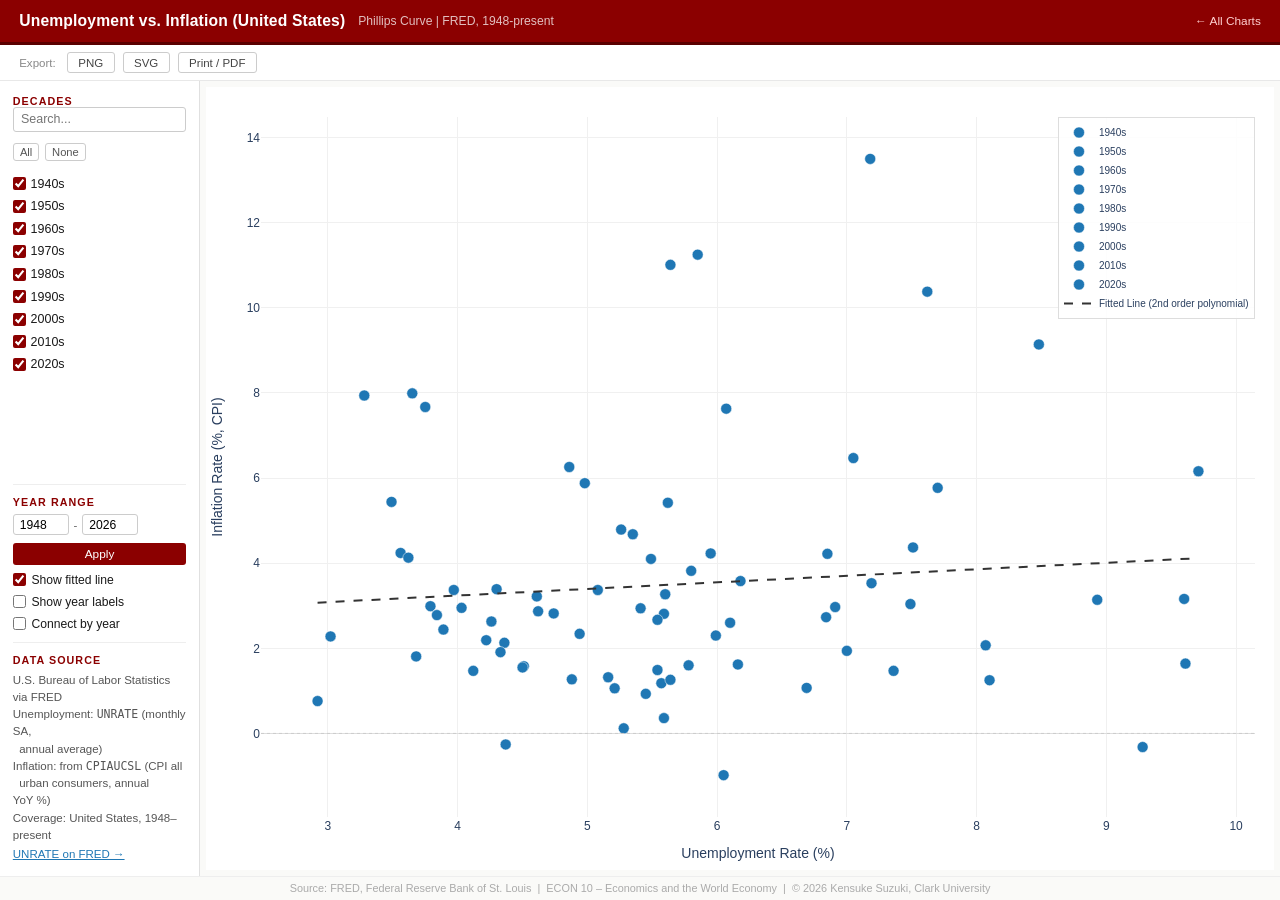
<file: econ_data/docs/econ10/chart_phillips_us.html>
<!DOCTYPE html>
<html lang="en">
<head>
<meta charset="UTF-8">
<meta name="viewport" content="width=device-width, initial-scale=1.0">
<title>Unemployment vs. Inflation (United States) | ECON 10 | Clark University</title>
<script src="https://cdn.plot.ly/plotly-2.27.0.min.js" charset="utf-8"></script>
<style>
*,*::before,*::after{box-sizing:border-box;margin:0;padding:0}
body{font-family:'Helvetica Neue',Helvetica,Arial,sans-serif;
     background:#fafaf8;color:#1a1a1a;height:100vh;
     display:flex;flex-direction:column;overflow:hidden}
header{background:#8b0000;color:#fff;padding:.75rem 1.2rem;
       border-bottom:3px solid #5a0000;display:flex;align-items:center;
       gap:.8rem;flex-shrink:0}
header h1{font-size:.98rem;font-weight:600;letter-spacing:.01em}
header .sub{font-size:.76rem;opacity:.75}
.back{font-size:.74rem;color:#ffd0d0;text-decoration:none;margin-left:auto;white-space:nowrap}
.back:hover{color:#fff}
.toolbar{display:flex;align-items:center;gap:.5rem;padding:.45rem 1.2rem;
         background:#fff;border-bottom:1px solid #e8e8e8;flex-shrink:0}
.toolbar span{font-size:.72rem;color:#888;margin-right:.2rem}
.tbtn{font-size:.72rem;padding:.22rem .65rem;border:1px solid #ccc;border-radius:3px;
      background:#fff;cursor:pointer;color:#444;font-family:inherit}
.tbtn:hover{border-color:#8b0000;color:#8b0000}
.layout{display:flex;flex:1;overflow:hidden}
.sidebar{width:200px;min-width:170px;background:#fff;border-right:1px solid #e0e0e0;
         padding:.85rem .8rem;overflow-y:auto;flex-shrink:0;
         display:flex;flex-direction:column;gap:.7rem}
.ctrl-hd{font-size:.67rem;font-weight:600;letter-spacing:.1em;
         text-transform:uppercase;color:#8b0000}
.search-box{width:100%;font-size:.78rem;padding:.28rem .45rem;border:1px solid #ccc;
            border-radius:3px;font-family:inherit}
.search-box:focus{outline:none;border-color:#8b0000}
.btn-row{display:flex;gap:.35rem}
.sbtn{font-size:.7rem;padding:.13rem .38rem;border:1px solid #ccc;border-radius:3px;
      background:#fff;cursor:pointer;color:#555;font-family:inherit}
.sbtn:hover{border-color:#8b0000;color:#8b0000}
.cb-list{flex:1;overflow-y:auto}
.cb-wrap{display:flex;align-items:center;gap:.3rem;padding:.2rem 0}
.cb-wrap input{accent-color:#8b0000;flex-shrink:0;cursor:pointer}
.cb-wrap label{font-size:.78rem;line-height:1.3;cursor:pointer}
.cb-wrap.hidden{display:none}
.yr-section{padding-top:.7rem;border-top:1px solid #eee}
.yr-row{display:flex;align-items:center;gap:.3rem;margin-top:.35rem}
.yr-row input{width:56px;font-size:.76rem;padding:.18rem .28rem;border:1px solid #ccc;
              border-radius:3px;text-align:center;font-family:inherit}
.yr-row span{font-size:.72rem;color:#666}
.apply-btn{width:100%;margin-top:.45rem;font-size:.74rem;padding:.25rem 0;
           background:#8b0000;color:#fff;border:none;border-radius:3px;
           cursor:pointer;font-family:inherit}
.apply-btn:hover{background:#a00000}
.trend-row{display:flex;align-items:center;gap:.35rem;margin-top:.5rem}
.trend-row input{accent-color:#8b0000;cursor:pointer}
.trend-row label{font-size:.76rem;cursor:pointer}
.src-section{padding-top:.7rem;border-top:1px solid #eee;margin-top:auto}
.src-section .ctrl-hd{margin-bottom:.35rem}
.src-section p{font-size:.72rem;color:#555;line-height:1.5}
.src-section a{color:#1f77b4;font-size:.72rem}
.chart-wrap{flex:1;overflow:hidden;display:flex;flex-direction:column;padding:.35rem}
#chart{width:100%;flex:1}
footer{font-size:.68rem;color:#aaa;text-align:center;padding:.35rem;
       border-top:1px solid #eee;flex-shrink:0}
@media print{
  header .back,.toolbar,.sidebar,footer{display:none}
  body{overflow:visible;height:auto}.layout{display:block}
  .chart-wrap{padding:0}#chart{width:100% !important;height:90vh !important}}
</style>
</head>
<body>
<header>
  <h1>Unemployment vs. Inflation (United States)</h1>
  <span class="sub">Phillips Curve | FRED, 1948-present</span>
  <a class="back" href="../index.html">&larr; All Charts</a>
</header>
<div class="toolbar">
  <span>Export:</span>
  <button class="tbtn" onclick="dlPNG()">PNG</button>
  <button class="tbtn" onclick="dlSVG()">SVG</button>
  <button class="tbtn" onclick="window.print()">Print / PDF</button>
</div>
<div class="layout">
  <aside class="sidebar">
    <div>
      <div class="ctrl-hd">Decades</div>
      <input class="search-box" type="text" placeholder="Search..."
             oninput="filterSearch(this.value)">
    </div>
    <div class="btn-row">
      <button class="sbtn" onclick="selAll()">All</button>
      <button class="sbtn" onclick="selNone()">None</button>
    </div>
    <div class="cb-list" id="cb-list">
      <div class="cb-wrap" data-name="1940s"><input type="checkbox" class="ccb" id="cb_1940s" value="1940s" checked><label for="cb_1940s">1940s</label></div>
      <div class="cb-wrap" data-name="1950s"><input type="checkbox" class="ccb" id="cb_1950s" value="1950s" checked><label for="cb_1950s">1950s</label></div>
      <div class="cb-wrap" data-name="1960s"><input type="checkbox" class="ccb" id="cb_1960s" value="1960s" checked><label for="cb_1960s">1960s</label></div>
      <div class="cb-wrap" data-name="1970s"><input type="checkbox" class="ccb" id="cb_1970s" value="1970s" checked><label for="cb_1970s">1970s</label></div>
      <div class="cb-wrap" data-name="1980s"><input type="checkbox" class="ccb" id="cb_1980s" value="1980s" checked><label for="cb_1980s">1980s</label></div>
      <div class="cb-wrap" data-name="1990s"><input type="checkbox" class="ccb" id="cb_1990s" value="1990s" checked><label for="cb_1990s">1990s</label></div>
      <div class="cb-wrap" data-name="2000s"><input type="checkbox" class="ccb" id="cb_2000s" value="2000s" checked><label for="cb_2000s">2000s</label></div>
      <div class="cb-wrap" data-name="2010s"><input type="checkbox" class="ccb" id="cb_2010s" value="2010s" checked><label for="cb_2010s">2010s</label></div>
      <div class="cb-wrap" data-name="2020s"><input type="checkbox" class="ccb" id="cb_2020s" value="2020s" checked><label for="cb_2020s">2020s</label></div>
    </div>
    <div class="yr-section">
      <div class="ctrl-hd">Year Range</div>
      <div class="yr-row">
        <input type="number" id="yrMin" value="1948" min="1948" max="2026">
        <span>-</span>
        <input type="number" id="yrMax" value="2026" min="1948" max="2026">
      </div>
      <button class="apply-btn" onclick="applyFilter()">Apply</button>
      <div class="trend-row">
        <input type="checkbox" id="showTrend" checked>
        <label for="showTrend">Show fitted line</label>
      </div>
      <div class="trend-row">
        <input type="checkbox" id="showLabels">
        <label for="showLabels">Show year labels</label>
      </div>
      <div class="trend-row">
        <input type="checkbox" id="showConn">
        <label for="showConn">Connect by year</label>
      </div>
    </div>
    <div class="src-section">
      <div class="ctrl-hd">Data Source</div>
      <p>U.S. Bureau of Labor Statistics via FRED<br>
      Unemployment: <code>UNRATE</code> (monthly SA,<br>
      &nbsp;&nbsp;annual average)<br>
      Inflation: from <code>CPIAUCSL</code> (CPI all<br>
      &nbsp;&nbsp;urban consumers, annual YoY&nbsp;%)<br>
      Coverage: United States, 1948&ndash;present</p>
      <a href="https://fred.stlouisfed.org/series/UNRATE"
         target="_blank">UNRATE on FRED &rarr;</a>
    </div>
  </aside>
  <div class="chart-wrap"><div id="chart"></div></div>
</div>
<footer>
  Source: FRED, Federal Reserve Bank of St. Louis &nbsp;|&nbsp;
  ECON 10 &ndash; Economics and the World Economy &nbsp;|&nbsp;
  &copy; 2026 Kensuke Suzuki, Clark University
</footer>
<script>
var fig={"data":[{"customdata":["\u003cb\u003eUnited States, 1948\u003c\u002fb\u003e\u003cbr\u003eUnemployment: 3.8%\u003cbr\u003eInflation: 7.7%","\u003cb\u003eUnited States, 1949\u003c\u002fb\u003e\u003cbr\u003eUnemployment: 6.0%\u003cbr\u003eInflation: -1.0%"],"hovertemplate":"%{customdata}\u003cextra\u003e\u003c\u002fextra\u003e","marker":{"color":"#1f77b4","line":{"color":"white","width":0.5},"size":11},"mode":"markers","name":"1940s","showlegend":true,"text":["1948","1949"],"textfont":{"color":"#1f77b4","size":12},"textposition":"top center","visible":true,"x":[3.75,6.05],"y":[7.67,-0.98],"type":"scatter"},{"customdata":["\u003cb\u003eUnited States, 1950\u003c\u002fb\u003e\u003cbr\u003eUnemployment: 5.2%\u003cbr\u003eInflation: 1.1%","\u003cb\u003eUnited States, 1951\u003c\u002fb\u003e\u003cbr\u003eUnemployment: 3.3%\u003cbr\u003eInflation: 7.9%","\u003cb\u003eUnited States, 1952\u003c\u002fb\u003e\u003cbr\u003eUnemployment: 3.0%\u003cbr\u003eInflation: 2.3%","\u003cb\u003eUnited States, 1953\u003c\u002fb\u003e\u003cbr\u003eUnemployment: 2.9%\u003cbr\u003eInflation: 0.8%","\u003cb\u003eUnited States, 1954\u003c\u002fb\u003e\u003cbr\u003eUnemployment: 5.6%\u003cbr\u003eInflation: 0.4%","\u003cb\u003eUnited States, 1955\u003c\u002fb\u003e\u003cbr\u003eUnemployment: 4.4%\u003cbr\u003eInflation: -0.3%","\u003cb\u003eUnited States, 1956\u003c\u002fb\u003e\u003cbr\u003eUnemployment: 4.1%\u003cbr\u003eInflation: 1.5%","\u003cb\u003eUnited States, 1957\u003c\u002fb\u003e\u003cbr\u003eUnemployment: 4.3%\u003cbr\u003eInflation: 3.4%","\u003cb\u003eUnited States, 1958\u003c\u002fb\u003e\u003cbr\u003eUnemployment: 6.8%\u003cbr\u003eInflation: 2.7%","\u003cb\u003eUnited States, 1959\u003c\u002fb\u003e\u003cbr\u003eUnemployment: 5.5%\u003cbr\u003eInflation: 0.9%"],"hovertemplate":"%{customdata}\u003cextra\u003e\u003c\u002fextra\u003e","marker":{"color":"#1f77b4","line":{"color":"white","width":0.5},"size":11},"mode":"markers","name":"1950s","showlegend":true,"text":["1950","1951","1952","1953","1954","1955","1956","1957","1958","1959"],"textfont":{"color":"#1f77b4","size":12},"textposition":"top center","visible":true,"x":[5.21,3.28,3.02,2.92,5.59,4.37,4.12,4.3,6.84,5.45],"y":[1.06,7.94,2.28,0.76,0.36,-0.26,1.47,3.39,2.73,0.93],"type":"scatter"},{"customdata":["\u003cb\u003eUnited States, 1960\u003c\u002fb\u003e\u003cbr\u003eUnemployment: 5.5%\u003cbr\u003eInflation: 1.5%","\u003cb\u003eUnited States, 1961\u003c\u002fb\u003e\u003cbr\u003eUnemployment: 6.7%\u003cbr\u003eInflation: 1.1%","\u003cb\u003eUnited States, 1962\u003c\u002fb\u003e\u003cbr\u003eUnemployment: 5.6%\u003cbr\u003eInflation: 1.2%","\u003cb\u003eUnited States, 1963\u003c\u002fb\u003e\u003cbr\u003eUnemployment: 5.6%\u003cbr\u003eInflation: 1.3%","\u003cb\u003eUnited States, 1964\u003c\u002fb\u003e\u003cbr\u003eUnemployment: 5.2%\u003cbr\u003eInflation: 1.3%","\u003cb\u003eUnited States, 1965\u003c\u002fb\u003e\u003cbr\u003eUnemployment: 4.5%\u003cbr\u003eInflation: 1.6%","\u003cb\u003eUnited States, 1966\u003c\u002fb\u003e\u003cbr\u003eUnemployment: 3.8%\u003cbr\u003eInflation: 3.0%","\u003cb\u003eUnited States, 1967\u003c\u002fb\u003e\u003cbr\u003eUnemployment: 3.8%\u003cbr\u003eInflation: 2.8%","\u003cb\u003eUnited States, 1968\u003c\u002fb\u003e\u003cbr\u003eUnemployment: 3.6%\u003cbr\u003eInflation: 4.2%","\u003cb\u003eUnited States, 1969\u003c\u002fb\u003e\u003cbr\u003eUnemployment: 3.5%\u003cbr\u003eInflation: 5.4%"],"hovertemplate":"%{customdata}\u003cextra\u003e\u003c\u002fextra\u003e","marker":{"color":"#1f77b4","line":{"color":"white","width":0.5},"size":11},"mode":"markers","name":"1960s","showlegend":true,"text":["1960","1961","1962","1963","1964","1965","1966","1967","1968","1969"],"textfont":{"color":"#1f77b4","size":12},"textposition":"top center","visible":true,"x":[5.54,6.69,5.57,5.64,5.16,4.51,3.79,3.84,3.56,3.49],"y":[1.49,1.07,1.18,1.26,1.32,1.58,2.99,2.78,4.24,5.44],"type":"scatter"},{"customdata":["\u003cb\u003eUnited States, 1970\u003c\u002fb\u003e\u003cbr\u003eUnemployment: 5.0%\u003cbr\u003eInflation: 5.9%","\u003cb\u003eUnited States, 1971\u003c\u002fb\u003e\u003cbr\u003eUnemployment: 6.0%\u003cbr\u003eInflation: 4.2%","\u003cb\u003eUnited States, 1972\u003c\u002fb\u003e\u003cbr\u003eUnemployment: 5.6%\u003cbr\u003eInflation: 3.3%","\u003cb\u003eUnited States, 1973\u003c\u002fb\u003e\u003cbr\u003eUnemployment: 4.9%\u003cbr\u003eInflation: 6.3%","\u003cb\u003eUnited States, 1974\u003c\u002fb\u003e\u003cbr\u003eUnemployment: 5.6%\u003cbr\u003eInflation: 11.0%","\u003cb\u003eUnited States, 1975\u003c\u002fb\u003e\u003cbr\u003eUnemployment: 8.5%\u003cbr\u003eInflation: 9.1%","\u003cb\u003eUnited States, 1976\u003c\u002fb\u003e\u003cbr\u003eUnemployment: 7.7%\u003cbr\u003eInflation: 5.8%","\u003cb\u003eUnited States, 1977\u003c\u002fb\u003e\u003cbr\u003eUnemployment: 7.0%\u003cbr\u003eInflation: 6.5%","\u003cb\u003eUnited States, 1978\u003c\u002fb\u003e\u003cbr\u003eUnemployment: 6.1%\u003cbr\u003eInflation: 7.6%","\u003cb\u003eUnited States, 1979\u003c\u002fb\u003e\u003cbr\u003eUnemployment: 5.8%\u003cbr\u003eInflation: 11.2%"],"hovertemplate":"%{customdata}\u003cextra\u003e\u003c\u002fextra\u003e","marker":{"color":"#1f77b4","line":{"color":"white","width":0.5},"size":11},"mode":"markers","name":"1970s","showlegend":true,"text":["1970","1971","1972","1973","1974","1975","1976","1977","1978","1979"],"textfont":{"color":"#1f77b4","size":12},"textposition":"top center","visible":true,"x":[4.98,5.95,5.6,4.86,5.64,8.48,7.7,7.05,6.07,5.85],"y":[5.88,4.23,3.27,6.26,11.01,9.14,5.77,6.47,7.63,11.25],"type":"scatter"},{"customdata":["\u003cb\u003eUnited States, 1980\u003c\u002fb\u003e\u003cbr\u003eUnemployment: 7.2%\u003cbr\u003eInflation: 13.5%","\u003cb\u003eUnited States, 1981\u003c\u002fb\u003e\u003cbr\u003eUnemployment: 7.6%\u003cbr\u003eInflation: 10.4%","\u003cb\u003eUnited States, 1982\u003c\u002fb\u003e\u003cbr\u003eUnemployment: 9.7%\u003cbr\u003eInflation: 6.2%","\u003cb\u003eUnited States, 1983\u003c\u002fb\u003e\u003cbr\u003eUnemployment: 9.6%\u003cbr\u003eInflation: 3.2%","\u003cb\u003eUnited States, 1984\u003c\u002fb\u003e\u003cbr\u003eUnemployment: 7.5%\u003cbr\u003eInflation: 4.4%","\u003cb\u003eUnited States, 1985\u003c\u002fb\u003e\u003cbr\u003eUnemployment: 7.2%\u003cbr\u003eInflation: 3.5%","\u003cb\u003eUnited States, 1986\u003c\u002fb\u003e\u003cbr\u003eUnemployment: 7.0%\u003cbr\u003eInflation: 1.9%","\u003cb\u003eUnited States, 1987\u003c\u002fb\u003e\u003cbr\u003eUnemployment: 6.2%\u003cbr\u003eInflation: 3.6%","\u003cb\u003eUnited States, 1988\u003c\u002fb\u003e\u003cbr\u003eUnemployment: 5.5%\u003cbr\u003eInflation: 4.1%","\u003cb\u003eUnited States, 1989\u003c\u002fb\u003e\u003cbr\u003eUnemployment: 5.3%\u003cbr\u003eInflation: 4.8%"],"hovertemplate":"%{customdata}\u003cextra\u003e\u003c\u002fextra\u003e","marker":{"color":"#1f77b4","line":{"color":"white","width":0.5},"size":11},"mode":"markers","name":"1980s","showlegend":true,"text":["1980","1981","1982","1983","1984","1985","1986","1987","1988","1989"],"textfont":{"color":"#1f77b4","size":12},"textposition":"top center","visible":true,"x":[7.18,7.62,9.71,9.6,7.51,7.19,7.0,6.18,5.49,5.26],"y":[13.5,10.38,6.16,3.16,4.37,3.53,1.94,3.58,4.1,4.79],"type":"scatter"},{"customdata":["\u003cb\u003eUnited States, 1990\u003c\u002fb\u003e\u003cbr\u003eUnemployment: 5.6%\u003cbr\u003eInflation: 5.4%","\u003cb\u003eUnited States, 1991\u003c\u002fb\u003e\u003cbr\u003eUnemployment: 6.8%\u003cbr\u003eInflation: 4.2%","\u003cb\u003eUnited States, 1992\u003c\u002fb\u003e\u003cbr\u003eUnemployment: 7.5%\u003cbr\u003eInflation: 3.0%","\u003cb\u003eUnited States, 1993\u003c\u002fb\u003e\u003cbr\u003eUnemployment: 6.9%\u003cbr\u003eInflation: 3.0%","\u003cb\u003eUnited States, 1994\u003c\u002fb\u003e\u003cbr\u003eUnemployment: 6.1%\u003cbr\u003eInflation: 2.6%","\u003cb\u003eUnited States, 1995\u003c\u002fb\u003e\u003cbr\u003eUnemployment: 5.6%\u003cbr\u003eInflation: 2.8%","\u003cb\u003eUnited States, 1996\u003c\u002fb\u003e\u003cbr\u003eUnemployment: 5.4%\u003cbr\u003eInflation: 2.9%","\u003cb\u003eUnited States, 1997\u003c\u002fb\u003e\u003cbr\u003eUnemployment: 4.9%\u003cbr\u003eInflation: 2.3%","\u003cb\u003eUnited States, 1998\u003c\u002fb\u003e\u003cbr\u003eUnemployment: 4.5%\u003cbr\u003eInflation: 1.6%","\u003cb\u003eUnited States, 1999\u003c\u002fb\u003e\u003cbr\u003eUnemployment: 4.2%\u003cbr\u003eInflation: 2.2%"],"hovertemplate":"%{customdata}\u003cextra\u003e\u003c\u002fextra\u003e","marker":{"color":"#1f77b4","line":{"color":"white","width":0.5},"size":11},"mode":"markers","name":"1990s","showlegend":true,"text":["1990","1991","1992","1993","1994","1995","1996","1997","1998","1999"],"textfont":{"color":"#1f77b4","size":12},"textposition":"top center","visible":true,"x":[5.62,6.85,7.49,6.91,6.1,5.59,5.41,4.94,4.5,4.22],"y":[5.42,4.22,3.04,2.97,2.6,2.81,2.94,2.34,1.55,2.19],"type":"scatter"},{"customdata":["\u003cb\u003eUnited States, 2000\u003c\u002fb\u003e\u003cbr\u003eUnemployment: 4.0%\u003cbr\u003eInflation: 3.4%","\u003cb\u003eUnited States, 2001\u003c\u002fb\u003e\u003cbr\u003eUnemployment: 4.7%\u003cbr\u003eInflation: 2.8%","\u003cb\u003eUnited States, 2002\u003c\u002fb\u003e\u003cbr\u003eUnemployment: 5.8%\u003cbr\u003eInflation: 1.6%","\u003cb\u003eUnited States, 2003\u003c\u002fb\u003e\u003cbr\u003eUnemployment: 6.0%\u003cbr\u003eInflation: 2.3%","\u003cb\u003eUnited States, 2004\u003c\u002fb\u003e\u003cbr\u003eUnemployment: 5.5%\u003cbr\u003eInflation: 2.7%","\u003cb\u003eUnited States, 2005\u003c\u002fb\u003e\u003cbr\u003eUnemployment: 5.1%\u003cbr\u003eInflation: 3.4%","\u003cb\u003eUnited States, 2006\u003c\u002fb\u003e\u003cbr\u003eUnemployment: 4.6%\u003cbr\u003eInflation: 3.2%","\u003cb\u003eUnited States, 2007\u003c\u002fb\u003e\u003cbr\u003eUnemployment: 4.6%\u003cbr\u003eInflation: 2.9%","\u003cb\u003eUnited States, 2008\u003c\u002fb\u003e\u003cbr\u003eUnemployment: 5.8%\u003cbr\u003eInflation: 3.8%","\u003cb\u003eUnited States, 2009\u003c\u002fb\u003e\u003cbr\u003eUnemployment: 9.3%\u003cbr\u003eInflation: -0.3%"],"hovertemplate":"%{customdata}\u003cextra\u003e\u003c\u002fextra\u003e","marker":{"color":"#1f77b4","line":{"color":"white","width":0.5},"size":11},"mode":"markers","name":"2000s","showlegend":true,"text":["2000","2001","2002","2003","2004","2005","2006","2007","2008","2009"],"textfont":{"color":"#1f77b4","size":12},"textposition":"top center","visible":true,"x":[3.97,4.74,5.78,5.99,5.54,5.08,4.61,4.62,5.8,9.28],"y":[3.37,2.82,1.6,2.3,2.67,3.37,3.22,2.87,3.82,-0.32],"type":"scatter"},{"customdata":["\u003cb\u003eUnited States, 2010\u003c\u002fb\u003e\u003cbr\u003eUnemployment: 9.6%\u003cbr\u003eInflation: 1.6%","\u003cb\u003eUnited States, 2011\u003c\u002fb\u003e\u003cbr\u003eUnemployment: 8.9%\u003cbr\u003eInflation: 3.1%","\u003cb\u003eUnited States, 2012\u003c\u002fb\u003e\u003cbr\u003eUnemployment: 8.1%\u003cbr\u003eInflation: 2.1%","\u003cb\u003eUnited States, 2013\u003c\u002fb\u003e\u003cbr\u003eUnemployment: 7.4%\u003cbr\u003eInflation: 1.5%","\u003cb\u003eUnited States, 2014\u003c\u002fb\u003e\u003cbr\u003eUnemployment: 6.2%\u003cbr\u003eInflation: 1.6%","\u003cb\u003eUnited States, 2015\u003c\u002fb\u003e\u003cbr\u003eUnemployment: 5.3%\u003cbr\u003eInflation: 0.1%","\u003cb\u003eUnited States, 2016\u003c\u002fb\u003e\u003cbr\u003eUnemployment: 4.9%\u003cbr\u003eInflation: 1.3%","\u003cb\u003eUnited States, 2017\u003c\u002fb\u003e\u003cbr\u003eUnemployment: 4.4%\u003cbr\u003eInflation: 2.1%","\u003cb\u003eUnited States, 2018\u003c\u002fb\u003e\u003cbr\u003eUnemployment: 3.9%\u003cbr\u003eInflation: 2.4%","\u003cb\u003eUnited States, 2019\u003c\u002fb\u003e\u003cbr\u003eUnemployment: 3.7%\u003cbr\u003eInflation: 1.8%"],"hovertemplate":"%{customdata}\u003cextra\u003e\u003c\u002fextra\u003e","marker":{"color":"#1f77b4","line":{"color":"white","width":0.5},"size":11},"mode":"markers","name":"2010s","showlegend":true,"text":["2010","2011","2012","2013","2014","2015","2016","2017","2018","2019"],"textfont":{"color":"#1f77b4","size":12},"textposition":"top center","visible":true,"x":[9.61,8.93,8.07,7.36,6.16,5.28,4.88,4.36,3.89,3.68],"y":[1.64,3.14,2.07,1.47,1.62,0.12,1.27,2.13,2.44,1.81],"type":"scatter"},{"customdata":["\u003cb\u003eUnited States, 2020\u003c\u002fb\u003e\u003cbr\u003eUnemployment: 8.1%\u003cbr\u003eInflation: 1.2%","\u003cb\u003eUnited States, 2021\u003c\u002fb\u003e\u003cbr\u003eUnemployment: 5.3%\u003cbr\u003eInflation: 4.7%","\u003cb\u003eUnited States, 2022\u003c\u002fb\u003e\u003cbr\u003eUnemployment: 3.6%\u003cbr\u003eInflation: 8.0%","\u003cb\u003eUnited States, 2023\u003c\u002fb\u003e\u003cbr\u003eUnemployment: 3.6%\u003cbr\u003eInflation: 4.1%","\u003cb\u003eUnited States, 2024\u003c\u002fb\u003e\u003cbr\u003eUnemployment: 4.0%\u003cbr\u003eInflation: 3.0%","\u003cb\u003eUnited States, 2025\u003c\u002fb\u003e\u003cbr\u003eUnemployment: 4.3%\u003cbr\u003eInflation: 2.6%","\u003cb\u003eUnited States, 2026\u003c\u002fb\u003e\u003cbr\u003eUnemployment: 4.3%\u003cbr\u003eInflation: 1.9%"],"hovertemplate":"%{customdata}\u003cextra\u003e\u003c\u002fextra\u003e","marker":{"color":"#1f77b4","line":{"color":"white","width":0.5},"size":11},"mode":"markers","name":"2020s","showlegend":true,"text":["2020","2021","2022","2023","2024","2025","2026"],"textfont":{"color":"#1f77b4","size":12},"textposition":"top center","visible":true,"x":[8.1,5.35,3.65,3.62,4.03,4.26,4.33],"y":[1.25,4.68,7.99,4.13,2.95,2.63,1.91],"type":"scatter"},{"hoverinfo":"skip","line":{"color":"rgba(31,119,180,0.35)","width":1.5},"mode":"lines","name":"1940s","showlegend":false,"visible":false,"x":[3.75,6.05],"y":[7.67,-0.98],"type":"scatter"},{"hoverinfo":"skip","line":{"color":"rgba(31,119,180,0.35)","width":1.5},"mode":"lines","name":"1950s","showlegend":false,"visible":false,"x":[5.21,3.28,3.02,2.92,5.59,4.37,4.12,4.3,6.84,5.45],"y":[1.06,7.94,2.28,0.76,0.36,-0.26,1.47,3.39,2.73,0.93],"type":"scatter"},{"hoverinfo":"skip","line":{"color":"rgba(31,119,180,0.35)","width":1.5},"mode":"lines","name":"1960s","showlegend":false,"visible":false,"x":[5.54,6.69,5.57,5.64,5.16,4.51,3.79,3.84,3.56,3.49],"y":[1.49,1.07,1.18,1.26,1.32,1.58,2.99,2.78,4.24,5.44],"type":"scatter"},{"hoverinfo":"skip","line":{"color":"rgba(31,119,180,0.35)","width":1.5},"mode":"lines","name":"1970s","showlegend":false,"visible":false,"x":[4.98,5.95,5.6,4.86,5.64,8.48,7.7,7.05,6.07,5.85],"y":[5.88,4.23,3.27,6.26,11.01,9.14,5.77,6.47,7.63,11.25],"type":"scatter"},{"hoverinfo":"skip","line":{"color":"rgba(31,119,180,0.35)","width":1.5},"mode":"lines","name":"1980s","showlegend":false,"visible":false,"x":[7.18,7.62,9.71,9.6,7.51,7.19,7.0,6.18,5.49,5.26],"y":[13.5,10.38,6.16,3.16,4.37,3.53,1.94,3.58,4.1,4.79],"type":"scatter"},{"hoverinfo":"skip","line":{"color":"rgba(31,119,180,0.35)","width":1.5},"mode":"lines","name":"1990s","showlegend":false,"visible":false,"x":[5.62,6.85,7.49,6.91,6.1,5.59,5.41,4.94,4.5,4.22],"y":[5.42,4.22,3.04,2.97,2.6,2.81,2.94,2.34,1.55,2.19],"type":"scatter"},{"hoverinfo":"skip","line":{"color":"rgba(31,119,180,0.35)","width":1.5},"mode":"lines","name":"2000s","showlegend":false,"visible":false,"x":[3.97,4.74,5.78,5.99,5.54,5.08,4.61,4.62,5.8,9.28],"y":[3.37,2.82,1.6,2.3,2.67,3.37,3.22,2.87,3.82,-0.32],"type":"scatter"},{"hoverinfo":"skip","line":{"color":"rgba(31,119,180,0.35)","width":1.5},"mode":"lines","name":"2010s","showlegend":false,"visible":false,"x":[9.61,8.93,8.07,7.36,6.16,5.28,4.88,4.36,3.89,3.68],"y":[1.64,3.14,2.07,1.47,1.62,0.12,1.27,2.13,2.44,1.81],"type":"scatter"},{"hoverinfo":"skip","line":{"color":"rgba(31,119,180,0.35)","width":1.5},"mode":"lines","name":"2020s","showlegend":false,"visible":false,"x":[8.1,5.35,3.65,3.62,4.03,4.26,4.33],"y":[1.25,4.68,7.99,4.13,2.95,2.63,1.91],"type":"scatter"},{"hoverinfo":"skip","line":{"color":"#333","dash":"dash","width":2},"mode":"lines","name":"Fitted Line (2nd order polynomial)","showlegend":true,"visible":true,"x":[2.92,2.9541206030150753,2.9882412060301506,3.022361809045226,3.0564824120603014,3.0906030150753767,3.124723618090452,3.1588442211055274,3.192964824120603,3.2270854271356786,3.261206030150754,3.2953266331658293,3.3294472361809047,3.36356783919598,3.3976884422110554,3.4318090452261307,3.465929648241206,3.5000502512562814,3.534170854271357,3.568291457286432,3.6024120603015075,3.636532663316583,3.6706532663316587,3.7047738693467336,3.7388944723618094,3.7730150753768843,3.80713567839196,3.8412562814070355,3.875376884422111,3.909497487437186,3.9436180904522615,3.977738693467337,4.011859296482412,4.045979899497487,4.080100502512563,4.114221105527639,4.148341708542714,4.1824623115577895,4.216582914572864,4.25070351758794,4.284824120603015,4.318944723618091,4.353065326633166,4.387185929648242,4.421306532663317,4.455427135678392,4.489547738693467,4.523668341708543,4.557788944723619,4.591909547738694,4.626030150753769,4.6601507537688445,4.69427135678392,4.728391959798995,4.762512562814071,4.796633165829146,4.830753768844222,4.864874371859297,4.898994974874372,4.933115577889447,4.967236180904523,5.001356783919599,5.035477386934674,5.069597989949749,5.1037185929648246,5.1378391959799,5.171959798994975,5.20608040201005,5.240201005025126,5.274321608040202,5.308442211055277,5.342562814070352,5.376683417085427,5.410804020100503,5.444924623115579,5.479045226130654,5.513165829145729,5.547286432160805,5.58140703517588,5.615527638190955,5.64964824120603,5.683768844221106,5.717889447236182,5.752010050251257,5.786130653266332,5.8202512562814075,5.854371859296483,5.888492462311558,5.922613065326634,5.956733668341709,5.990854271356785,6.0249748743718605,6.059095477386935,6.09321608040201,6.127336683417086,6.161457286432162,6.195577889447237,6.229698492462312,6.263819095477388,6.297939698492463,6.332060301507538,6.366180904522613,6.400301507537689,6.434422110552765,6.46854271356784,6.5026633165829155,6.53678391959799,6.570904522613066,6.605025125628142,6.639145728643217,6.673266331658292,6.707386934673368,6.7415075376884435,6.775628140703518,6.809748743718593,6.843869346733669,6.877989949748745,6.91211055276382,6.946231155778896,6.9803517587939705,7.014472361809046,7.048592964824121,7.082713567839197,7.116834170854272,7.150954773869348,7.185075376884423,7.2191959798994985,7.253316582914573,7.287437185929649,7.321557788944725,7.3556783919598,7.389798994974876,7.423919597989951,7.458040201005026,7.492160804020101,7.526281407035177,7.560402010050252,7.594522613065328,7.628643216080403,7.6627638190954785,7.6968844221105535,7.731005025125629,7.765125628140704,7.79924623115578,7.833366834170855,7.867487437185931,7.9016080402010065,7.935728643216081,7.969849246231157,8.003969849246232,8.038090452261308,8.072211055276384,8.10633165829146,8.140452261306534,8.17457286432161,8.208693467336683,8.24281407035176,8.276934673366835,8.31105527638191,8.345175879396987,8.379296482412062,8.413417085427138,8.447537688442212,8.481658291457288,8.515778894472362,8.549899497487438,8.584020100502514,8.61814070351759,8.652261306532665,8.686381909547741,8.720502512562815,8.75462311557789,8.788743718592965,8.82286432160804,8.856984924623116,8.891105527638192,8.925226130653268,8.959346733668344,8.99346733668342,9.027587939698494,9.06170854271357,9.095829145728644,9.12994974874372,9.164070351758795,9.198190954773871,9.232311557788947,9.266432160804023,9.300552763819097,9.334673366834172,9.368793969849246,9.402914572864322,9.437035175879398,9.471155778894474,9.50527638190955,9.539396984924625,9.573517587939701,9.607638190954775,9.641758793969851,9.675879396984925,9.71],"y":[3.0730737685030434,3.078409914176553,3.083745144243721,3.0890794587045467,3.0944128575590306,3.0997453408071722,3.1050769084489724,3.1104075604844303,3.115737296913546,3.12106611773632,3.126394022952752,3.131721012562842,3.13704708656659,3.1423722449639957,3.1476964877550597,3.153019814939782,3.1583422265181618,3.1636637224902,3.168984302855896,3.1743039676152502,3.1796227167682622,3.1849405503149324,3.1902574682552602,3.1955734705892462,3.2008885573168904,3.2062027284381927,3.211515983953153,3.216828323861771,3.2221397481640475,3.2274502568599814,3.2327598499495735,3.238068527432824,3.243376289309732,3.2486831355802983,3.2539890662445226,3.259294081302405,3.2645981807539455,3.2699013645991437,3.275203632838,3.2805049854705146,3.285805422496687,3.291104943916517,3.2964035497300053,3.301701239937152,3.3069980145379567,3.3122938735324188,3.317588816920539,3.3228828447023178,3.3281759568777542,3.333468153446849,3.338759434409601,3.3440497997660117,3.3493392495160803,3.354627783659807,3.3599154021971915,3.365202105128234,3.3704878924529345,3.3757727641712933,3.38105672028331,3.3863397607889842,3.391621885688317,3.396903094981308,3.4021833886679564,3.407462766748263,3.412741229222228,3.418018776089851,3.4232954073511315,3.42857112300607,3.4338459230546667,3.4391198074969216,3.4443927763328346,3.4496648295624053,3.454935967185634,3.460206189202521,3.465475495613066,3.470743886417269,3.4760113616151296,3.4812779212066487,3.4865435651918255,3.4918082935706605,3.497072106343153,3.5023350035093044,3.5075969850691133,3.5128580510225804,3.518118201369705,3.523377436110488,3.5286357552449297,3.5338931587730285,3.539149646694786,3.5444052190102004,3.5496598757192737,3.554913616822005,3.560166442318394,3.565418352208441,3.570669346492146,3.5759194251695097,3.581168588240531,3.5864168357052097,3.591664167563547,3.5969105838155424,3.6021560844611953,3.6074006695005068,3.612644338933476,3.6178870927601032,3.6231289309803882,3.628369853594332,3.633609860601933,3.638848952003192,3.6440871277981097,3.6493243879866855,3.6545607325689184,3.65979616154481,3.6650306749143597,3.670264272677567,3.6754969548344323,3.6807287213849555,3.6859595723291374,3.6911895076669765,3.696418527398474,3.7016466315236296,3.706873820042443,3.712100092954915,3.717325450261044,3.722549891960832,3.7277734180542774,3.7329960285413812,3.7382177234221428,3.743438502696562,3.74865836636464,3.7538773144263757,3.7590953468817694,3.764312463730821,3.7695286649735307,3.7747439506098983,3.779958320639924,3.785171775063608,3.7903843138809497,3.7955959370919494,3.8008066446966073,3.8060164366949234,3.8112253130868967,3.8164332738725286,3.8216403190518182,3.8268464486247664,3.8320516625913723,3.8372559609516363,3.842459343705558,3.847661810853138,3.852863362394376,3.858063998329272,3.8632637186578256,3.868462523380038,3.8736604124959078,3.8788573860054356,3.8840534439086216,3.8892485862054658,3.894442812895968,3.899636123980128,3.904828519457946,3.910019999329422,3.9152105635945564,3.9204002122533486,3.9255889453057984,3.930776762751907,3.9359636645916725,3.941149650825097,3.946334721452179,3.951518876472919,3.9567021158873175,3.961884439695374,3.9670658478970884,3.97224634049246,3.97742591748149,3.982604578864179,3.9877823246405253,3.9929591548105297,3.998135069374192,4.003310068331512,4.008484151682491,4.013657319427127,4.018829571565421,4.024000908097373,4.029171329022985,4.034340834342252,4.039509424055179,4.044677098161763,4.049843856662006,4.055009699555907,4.060174626843465,4.065338638524682,4.070501734599556,4.075663915068089,4.0808251799302795,4.085985529186128,4.091144962835635,4.0963034808788,4.1014610833156215,4.106617770146102,4.1117735413702405,4.116928396988038],"type":"scatter"}],"layout":{"template":{"data":{"histogram2dcontour":[{"type":"histogram2dcontour","colorbar":{"outlinewidth":0,"ticks":""},"colorscale":[[0.0,"#0d0887"],[0.1111111111111111,"#46039f"],[0.2222222222222222,"#7201a8"],[0.3333333333333333,"#9c179e"],[0.4444444444444444,"#bd3786"],[0.5555555555555556,"#d8576b"],[0.6666666666666666,"#ed7953"],[0.7777777777777778,"#fb9f3a"],[0.8888888888888888,"#fdca26"],[1.0,"#f0f921"]]}],"choropleth":[{"type":"choropleth","colorbar":{"outlinewidth":0,"ticks":""}}],"histogram2d":[{"type":"histogram2d","colorbar":{"outlinewidth":0,"ticks":""},"colorscale":[[0.0,"#0d0887"],[0.1111111111111111,"#46039f"],[0.2222222222222222,"#7201a8"],[0.3333333333333333,"#9c179e"],[0.4444444444444444,"#bd3786"],[0.5555555555555556,"#d8576b"],[0.6666666666666666,"#ed7953"],[0.7777777777777778,"#fb9f3a"],[0.8888888888888888,"#fdca26"],[1.0,"#f0f921"]]}],"heatmap":[{"type":"heatmap","colorbar":{"outlinewidth":0,"ticks":""},"colorscale":[[0.0,"#0d0887"],[0.1111111111111111,"#46039f"],[0.2222222222222222,"#7201a8"],[0.3333333333333333,"#9c179e"],[0.4444444444444444,"#bd3786"],[0.5555555555555556,"#d8576b"],[0.6666666666666666,"#ed7953"],[0.7777777777777778,"#fb9f3a"],[0.8888888888888888,"#fdca26"],[1.0,"#f0f921"]]}],"contourcarpet":[{"type":"contourcarpet","colorbar":{"outlinewidth":0,"ticks":""}}],"contour":[{"type":"contour","colorbar":{"outlinewidth":0,"ticks":""},"colorscale":[[0.0,"#0d0887"],[0.1111111111111111,"#46039f"],[0.2222222222222222,"#7201a8"],[0.3333333333333333,"#9c179e"],[0.4444444444444444,"#bd3786"],[0.5555555555555556,"#d8576b"],[0.6666666666666666,"#ed7953"],[0.7777777777777778,"#fb9f3a"],[0.8888888888888888,"#fdca26"],[1.0,"#f0f921"]]}],"surface":[{"type":"surface","colorbar":{"outlinewidth":0,"ticks":""},"colorscale":[[0.0,"#0d0887"],[0.1111111111111111,"#46039f"],[0.2222222222222222,"#7201a8"],[0.3333333333333333,"#9c179e"],[0.4444444444444444,"#bd3786"],[0.5555555555555556,"#d8576b"],[0.6666666666666666,"#ed7953"],[0.7777777777777778,"#fb9f3a"],[0.8888888888888888,"#fdca26"],[1.0,"#f0f921"]]}],"mesh3d":[{"type":"mesh3d","colorbar":{"outlinewidth":0,"ticks":""}}],"scatter":[{"fillpattern":{"fillmode":"overlay","size":10,"solidity":0.2},"type":"scatter"}],"parcoords":[{"type":"parcoords","line":{"colorbar":{"outlinewidth":0,"ticks":""}}}],"scatterpolargl":[{"type":"scatterpolargl","marker":{"colorbar":{"outlinewidth":0,"ticks":""}}}],"bar":[{"error_x":{"color":"#2a3f5f"},"error_y":{"color":"#2a3f5f"},"marker":{"line":{"color":"#E5ECF6","width":0.5},"pattern":{"fillmode":"overlay","size":10,"solidity":0.2}},"type":"bar"}],"scattergeo":[{"type":"scattergeo","marker":{"colorbar":{"outlinewidth":0,"ticks":""}}}],"scatterpolar":[{"type":"scatterpolar","marker":{"colorbar":{"outlinewidth":0,"ticks":""}}}],"histogram":[{"marker":{"pattern":{"fillmode":"overlay","size":10,"solidity":0.2}},"type":"histogram"}],"scattergl":[{"type":"scattergl","marker":{"colorbar":{"outlinewidth":0,"ticks":""}}}],"scatter3d":[{"type":"scatter3d","line":{"colorbar":{"outlinewidth":0,"ticks":""}},"marker":{"colorbar":{"outlinewidth":0,"ticks":""}}}],"scattermap":[{"type":"scattermap","marker":{"colorbar":{"outlinewidth":0,"ticks":""}}}],"scattermapbox":[{"type":"scattermapbox","marker":{"colorbar":{"outlinewidth":0,"ticks":""}}}],"scatterternary":[{"type":"scatterternary","marker":{"colorbar":{"outlinewidth":0,"ticks":""}}}],"scattercarpet":[{"type":"scattercarpet","marker":{"colorbar":{"outlinewidth":0,"ticks":""}}}],"carpet":[{"aaxis":{"endlinecolor":"#2a3f5f","gridcolor":"white","linecolor":"white","minorgridcolor":"white","startlinecolor":"#2a3f5f"},"baxis":{"endlinecolor":"#2a3f5f","gridcolor":"white","linecolor":"white","minorgridcolor":"white","startlinecolor":"#2a3f5f"},"type":"carpet"}],"table":[{"cells":{"fill":{"color":"#EBF0F8"},"line":{"color":"white"}},"header":{"fill":{"color":"#C8D4E3"},"line":{"color":"white"}},"type":"table"}],"barpolar":[{"marker":{"line":{"color":"#E5ECF6","width":0.5},"pattern":{"fillmode":"overlay","size":10,"solidity":0.2}},"type":"barpolar"}],"pie":[{"automargin":true,"type":"pie"}]},"layout":{"autotypenumbers":"strict","colorway":["#636efa","#EF553B","#00cc96","#ab63fa","#FFA15A","#19d3f3","#FF6692","#B6E880","#FF97FF","#FECB52"],"font":{"color":"#2a3f5f"},"hovermode":"closest","hoverlabel":{"align":"left"},"paper_bgcolor":"white","plot_bgcolor":"#E5ECF6","polar":{"bgcolor":"#E5ECF6","angularaxis":{"gridcolor":"white","linecolor":"white","ticks":""},"radialaxis":{"gridcolor":"white","linecolor":"white","ticks":""}},"ternary":{"bgcolor":"#E5ECF6","aaxis":{"gridcolor":"white","linecolor":"white","ticks":""},"baxis":{"gridcolor":"white","linecolor":"white","ticks":""},"caxis":{"gridcolor":"white","linecolor":"white","ticks":""}},"coloraxis":{"colorbar":{"outlinewidth":0,"ticks":""}},"colorscale":{"sequential":[[0.0,"#0d0887"],[0.1111111111111111,"#46039f"],[0.2222222222222222,"#7201a8"],[0.3333333333333333,"#9c179e"],[0.4444444444444444,"#bd3786"],[0.5555555555555556,"#d8576b"],[0.6666666666666666,"#ed7953"],[0.7777777777777778,"#fb9f3a"],[0.8888888888888888,"#fdca26"],[1.0,"#f0f921"]],"sequentialminus":[[0.0,"#0d0887"],[0.1111111111111111,"#46039f"],[0.2222222222222222,"#7201a8"],[0.3333333333333333,"#9c179e"],[0.4444444444444444,"#bd3786"],[0.5555555555555556,"#d8576b"],[0.6666666666666666,"#ed7953"],[0.7777777777777778,"#fb9f3a"],[0.8888888888888888,"#fdca26"],[1.0,"#f0f921"]],"diverging":[[0,"#8e0152"],[0.1,"#c51b7d"],[0.2,"#de77ae"],[0.3,"#f1b6da"],[0.4,"#fde0ef"],[0.5,"#f7f7f7"],[0.6,"#e6f5d0"],[0.7,"#b8e186"],[0.8,"#7fbc41"],[0.9,"#4d9221"],[1,"#276419"]]},"xaxis":{"gridcolor":"white","linecolor":"white","ticks":"","title":{"standoff":15},"zerolinecolor":"white","automargin":true,"zerolinewidth":2},"yaxis":{"gridcolor":"white","linecolor":"white","ticks":"","title":{"standoff":15},"zerolinecolor":"white","automargin":true,"zerolinewidth":2},"scene":{"xaxis":{"backgroundcolor":"#E5ECF6","gridcolor":"white","linecolor":"white","showbackground":true,"ticks":"","zerolinecolor":"white","gridwidth":2},"yaxis":{"backgroundcolor":"#E5ECF6","gridcolor":"white","linecolor":"white","showbackground":true,"ticks":"","zerolinecolor":"white","gridwidth":2},"zaxis":{"backgroundcolor":"#E5ECF6","gridcolor":"white","linecolor":"white","showbackground":true,"ticks":"","zerolinecolor":"white","gridwidth":2}},"shapedefaults":{"line":{"color":"#2a3f5f"}},"annotationdefaults":{"arrowcolor":"#2a3f5f","arrowhead":0,"arrowwidth":1},"geo":{"bgcolor":"white","landcolor":"#E5ECF6","subunitcolor":"white","showland":true,"showlakes":true,"lakecolor":"white"},"title":{"x":0.05},"mapbox":{"style":"light"}}},"font":{"family":"Helvetica Neue, Helvetica, Arial, sans-serif","size":12},"legend":{"font":{"size":10},"bgcolor":"rgba(255,255,255,0.85)","bordercolor":"#ddd","borderwidth":1,"orientation":"v","x":1,"xanchor":"right","y":1,"yanchor":"top"},"margin":{"b":50,"l":55,"r":20,"t":30},"xaxis":{"title":{"text":"Unemployment Rate (%)"},"gridcolor":"#f0f0f0","zeroline":false},"yaxis":{"title":{"text":"Inflation Rate (%, CPI)"},"gridcolor":"#f0f0f0","zeroline":true,"zerolinecolor":"#ddd","zerolinewidth":1},"hovermode":"closest","paper_bgcolor":"#fff","plot_bgcolor":"#fff","shapes":[{"line":{"color":"#ccc","dash":"dot","width":1},"type":"line","x0":0,"x1":1,"xref":"paper","y0":0,"y1":0,"yref":"y"}],"showlegend":true}};
Plotly.newPlot('chart',fig.data,fig.layout,{responsive:true});
var TRACE_NAMES=["1940s", "1950s", "1960s", "1970s", "1980s", "1990s", "2000s", "2010s", "2020s"];
var TREND_IDX=18;
var LINE_IDXS={"1940s": 9, "1950s": 10, "1960s": 11, "1970s": 12, "1980s": 13, "1990s": 14, "2000s": 15, "2010s": 16, "2020s": 17};
var ALL_DATA={"1940s": {"x": [3.75, 6.05], "y": [7.67, -0.98], "years": [1948, 1949], "text": ["1948", "1949"], "hoverText": ["<b>United States, 1948</b><br>Unemployment: 3.8%<br>Inflation: 7.7%", "<b>United States, 1949</b><br>Unemployment: 6.0%<br>Inflation: -1.0%"]}, "1950s": {"x": [5.21, 3.28, 3.02, 2.92, 5.59, 4.37, 4.12, 4.3, 6.84, 5.45], "y": [1.06, 7.94, 2.28, 0.76, 0.36, -0.26, 1.47, 3.39, 2.73, 0.93], "years": [1950, 1951, 1952, 1953, 1954, 1955, 1956, 1957, 1958, 1959], "text": ["1950", "1951", "1952", "1953", "1954", "1955", "1956", "1957", "1958", "1959"], "hoverText": ["<b>United States, 1950</b><br>Unemployment: 5.2%<br>Inflation: 1.1%", "<b>United States, 1951</b><br>Unemployment: 3.3%<br>Inflation: 7.9%", "<b>United States, 1952</b><br>Unemployment: 3.0%<br>Inflation: 2.3%", "<b>United States, 1953</b><br>Unemployment: 2.9%<br>Inflation: 0.8%", "<b>United States, 1954</b><br>Unemployment: 5.6%<br>Inflation: 0.4%", "<b>United States, 1955</b><br>Unemployment: 4.4%<br>Inflation: -0.3%", "<b>United States, 1956</b><br>Unemployment: 4.1%<br>Inflation: 1.5%", "<b>United States, 1957</b><br>Unemployment: 4.3%<br>Inflation: 3.4%", "<b>United States, 1958</b><br>Unemployment: 6.8%<br>Inflation: 2.7%", "<b>United States, 1959</b><br>Unemployment: 5.5%<br>Inflation: 0.9%"]}, "1960s": {"x": [5.54, 6.69, 5.57, 5.64, 5.16, 4.51, 3.79, 3.84, 3.56, 3.49], "y": [1.49, 1.07, 1.18, 1.26, 1.32, 1.58, 2.99, 2.78, 4.24, 5.44], "years": [1960, 1961, 1962, 1963, 1964, 1965, 1966, 1967, 1968, 1969], "text": ["1960", "1961", "1962", "1963", "1964", "1965", "1966", "1967", "1968", "1969"], "hoverText": ["<b>United States, 1960</b><br>Unemployment: 5.5%<br>Inflation: 1.5%", "<b>United States, 1961</b><br>Unemployment: 6.7%<br>Inflation: 1.1%", "<b>United States, 1962</b><br>Unemployment: 5.6%<br>Inflation: 1.2%", "<b>United States, 1963</b><br>Unemployment: 5.6%<br>Inflation: 1.3%", "<b>United States, 1964</b><br>Unemployment: 5.2%<br>Inflation: 1.3%", "<b>United States, 1965</b><br>Unemployment: 4.5%<br>Inflation: 1.6%", "<b>United States, 1966</b><br>Unemployment: 3.8%<br>Inflation: 3.0%", "<b>United States, 1967</b><br>Unemployment: 3.8%<br>Inflation: 2.8%", "<b>United States, 1968</b><br>Unemployment: 3.6%<br>Inflation: 4.2%", "<b>United States, 1969</b><br>Unemployment: 3.5%<br>Inflation: 5.4%"]}, "1970s": {"x": [4.98, 5.95, 5.6, 4.86, 5.64, 8.48, 7.7, 7.05, 6.07, 5.85], "y": [5.88, 4.23, 3.27, 6.26, 11.01, 9.14, 5.77, 6.47, 7.63, 11.25], "years": [1970, 1971, 1972, 1973, 1974, 1975, 1976, 1977, 1978, 1979], "text": ["1970", "1971", "1972", "1973", "1974", "1975", "1976", "1977", "1978", "1979"], "hoverText": ["<b>United States, 1970</b><br>Unemployment: 5.0%<br>Inflation: 5.9%", "<b>United States, 1971</b><br>Unemployment: 6.0%<br>Inflation: 4.2%", "<b>United States, 1972</b><br>Unemployment: 5.6%<br>Inflation: 3.3%", "<b>United States, 1973</b><br>Unemployment: 4.9%<br>Inflation: 6.3%", "<b>United States, 1974</b><br>Unemployment: 5.6%<br>Inflation: 11.0%", "<b>United States, 1975</b><br>Unemployment: 8.5%<br>Inflation: 9.1%", "<b>United States, 1976</b><br>Unemployment: 7.7%<br>Inflation: 5.8%", "<b>United States, 1977</b><br>Unemployment: 7.0%<br>Inflation: 6.5%", "<b>United States, 1978</b><br>Unemployment: 6.1%<br>Inflation: 7.6%", "<b>United States, 1979</b><br>Unemployment: 5.8%<br>Inflation: 11.2%"]}, "1980s": {"x": [7.18, 7.62, 9.71, 9.6, 7.51, 7.19, 7.0, 6.18, 5.49, 5.26], "y": [13.5, 10.38, 6.16, 3.16, 4.37, 3.53, 1.94, 3.58, 4.1, 4.79], "years": [1980, 1981, 1982, 1983, 1984, 1985, 1986, 1987, 1988, 1989], "text": ["1980", "1981", "1982", "1983", "1984", "1985", "1986", "1987", "1988", "1989"], "hoverText": ["<b>United States, 1980</b><br>Unemployment: 7.2%<br>Inflation: 13.5%", "<b>United States, 1981</b><br>Unemployment: 7.6%<br>Inflation: 10.4%", "<b>United States, 1982</b><br>Unemployment: 9.7%<br>Inflation: 6.2%", "<b>United States, 1983</b><br>Unemployment: 9.6%<br>Inflation: 3.2%", "<b>United States, 1984</b><br>Unemployment: 7.5%<br>Inflation: 4.4%", "<b>United States, 1985</b><br>Unemployment: 7.2%<br>Inflation: 3.5%", "<b>United States, 1986</b><br>Unemployment: 7.0%<br>Inflation: 1.9%", "<b>United States, 1987</b><br>Unemployment: 6.2%<br>Inflation: 3.6%", "<b>United States, 1988</b><br>Unemployment: 5.5%<br>Inflation: 4.1%", "<b>United States, 1989</b><br>Unemployment: 5.3%<br>Inflation: 4.8%"]}, "1990s": {"x": [5.62, 6.85, 7.49, 6.91, 6.1, 5.59, 5.41, 4.94, 4.5, 4.22], "y": [5.42, 4.22, 3.04, 2.97, 2.6, 2.81, 2.94, 2.34, 1.55, 2.19], "years": [1990, 1991, 1992, 1993, 1994, 1995, 1996, 1997, 1998, 1999], "text": ["1990", "1991", "1992", "1993", "1994", "1995", "1996", "1997", "1998", "1999"], "hoverText": ["<b>United States, 1990</b><br>Unemployment: 5.6%<br>Inflation: 5.4%", "<b>United States, 1991</b><br>Unemployment: 6.8%<br>Inflation: 4.2%", "<b>United States, 1992</b><br>Unemployment: 7.5%<br>Inflation: 3.0%", "<b>United States, 1993</b><br>Unemployment: 6.9%<br>Inflation: 3.0%", "<b>United States, 1994</b><br>Unemployment: 6.1%<br>Inflation: 2.6%", "<b>United States, 1995</b><br>Unemployment: 5.6%<br>Inflation: 2.8%", "<b>United States, 1996</b><br>Unemployment: 5.4%<br>Inflation: 2.9%", "<b>United States, 1997</b><br>Unemployment: 4.9%<br>Inflation: 2.3%", "<b>United States, 1998</b><br>Unemployment: 4.5%<br>Inflation: 1.6%", "<b>United States, 1999</b><br>Unemployment: 4.2%<br>Inflation: 2.2%"]}, "2000s": {"x": [3.97, 4.74, 5.78, 5.99, 5.54, 5.08, 4.61, 4.62, 5.8, 9.28], "y": [3.37, 2.82, 1.6, 2.3, 2.67, 3.37, 3.22, 2.87, 3.82, -0.32], "years": [2000, 2001, 2002, 2003, 2004, 2005, 2006, 2007, 2008, 2009], "text": ["2000", "2001", "2002", "2003", "2004", "2005", "2006", "2007", "2008", "2009"], "hoverText": ["<b>United States, 2000</b><br>Unemployment: 4.0%<br>Inflation: 3.4%", "<b>United States, 2001</b><br>Unemployment: 4.7%<br>Inflation: 2.8%", "<b>United States, 2002</b><br>Unemployment: 5.8%<br>Inflation: 1.6%", "<b>United States, 2003</b><br>Unemployment: 6.0%<br>Inflation: 2.3%", "<b>United States, 2004</b><br>Unemployment: 5.5%<br>Inflation: 2.7%", "<b>United States, 2005</b><br>Unemployment: 5.1%<br>Inflation: 3.4%", "<b>United States, 2006</b><br>Unemployment: 4.6%<br>Inflation: 3.2%", "<b>United States, 2007</b><br>Unemployment: 4.6%<br>Inflation: 2.9%", "<b>United States, 2008</b><br>Unemployment: 5.8%<br>Inflation: 3.8%", "<b>United States, 2009</b><br>Unemployment: 9.3%<br>Inflation: -0.3%"]}, "2010s": {"x": [9.61, 8.93, 8.07, 7.36, 6.16, 5.28, 4.88, 4.36, 3.89, 3.68], "y": [1.64, 3.14, 2.07, 1.47, 1.62, 0.12, 1.27, 2.13, 2.44, 1.81], "years": [2010, 2011, 2012, 2013, 2014, 2015, 2016, 2017, 2018, 2019], "text": ["2010", "2011", "2012", "2013", "2014", "2015", "2016", "2017", "2018", "2019"], "hoverText": ["<b>United States, 2010</b><br>Unemployment: 9.6%<br>Inflation: 1.6%", "<b>United States, 2011</b><br>Unemployment: 8.9%<br>Inflation: 3.1%", "<b>United States, 2012</b><br>Unemployment: 8.1%<br>Inflation: 2.1%", "<b>United States, 2013</b><br>Unemployment: 7.4%<br>Inflation: 1.5%", "<b>United States, 2014</b><br>Unemployment: 6.2%<br>Inflation: 1.6%", "<b>United States, 2015</b><br>Unemployment: 5.3%<br>Inflation: 0.1%", "<b>United States, 2016</b><br>Unemployment: 4.9%<br>Inflation: 1.3%", "<b>United States, 2017</b><br>Unemployment: 4.4%<br>Inflation: 2.1%", "<b>United States, 2018</b><br>Unemployment: 3.9%<br>Inflation: 2.4%", "<b>United States, 2019</b><br>Unemployment: 3.7%<br>Inflation: 1.8%"]}, "2020s": {"x": [8.1, 5.35, 3.65, 3.62, 4.03, 4.26, 4.33], "y": [1.25, 4.68, 7.99, 4.13, 2.95, 2.63, 1.91], "years": [2020, 2021, 2022, 2023, 2024, 2025, 2026], "text": ["2020", "2021", "2022", "2023", "2024", "2025", "2026"], "hoverText": ["<b>United States, 2020</b><br>Unemployment: 8.1%<br>Inflation: 1.2%", "<b>United States, 2021</b><br>Unemployment: 5.3%<br>Inflation: 4.7%", "<b>United States, 2022</b><br>Unemployment: 3.6%<br>Inflation: 8.0%", "<b>United States, 2023</b><br>Unemployment: 3.6%<br>Inflation: 4.1%", "<b>United States, 2024</b><br>Unemployment: 4.0%<br>Inflation: 3.0%", "<b>United States, 2025</b><br>Unemployment: 4.3%<br>Inflation: 2.6%", "<b>United States, 2026</b><br>Unemployment: 4.3%<br>Inflation: 1.9%"]}};
function dlPNG(){Plotly.downloadImage('chart',{format:'png',filename:'chart_phillips_us',width:1400,height:700,scale:2});}
function dlSVG(){Plotly.downloadImage('chart',{format:'svg',filename:'chart_phillips_us',width:1400,height:700});}
function filterSearch(q){
  q=q.toLowerCase().trim();
  document.querySelectorAll('#cb-list .cb-wrap').forEach(function(w){
    w.classList.toggle('hidden',q!==''&&!w.dataset.name.includes(q));});}

function polyfit2(xs,ys){
var n=xs.length;if(n<5)return null;
var s0=n,s1=0,s2=0,s3=0,s4=0,t1=0,t2=0,t3=0;
for(var i=0;i<n;i++){var x=xs[i],y=ys[i];
s1+=x;s2+=x*x;s3+=x*x*x;s4+=x*x*x*x;t1+=y;t2+=x*y;t3+=x*x*y;}
var A=[[s0,s1,s2,t1],[s1,s2,s3,t2],[s2,s3,s4,t3]];
for(var col=0;col<3;col++)for(var row=col+1;row<3;row++){
var f=A[row][col]/A[col][col];
for(var k=col;k<=3;k++)A[row][k]-=f*A[col][k];}
var c2=A[2][3]/A[2][2],c1=(A[1][3]-A[1][2]*c2)/A[1][1],
c0=(A[0][3]-A[0][1]*c1-A[0][2]*c2)/A[0][0];return [c2,c1,c0];}
function evalPoly(c,x){return x.map(function(v){return c[0]*v*v+c[1]*v+c[2];});}
function linspace(a,b,n){var s=(b-a)/(n-1),r=[];for(var i=0;i<n;i++)r.push(a+i*s);return r;}
function updateTrend(xs,ys){
var ok=document.getElementById('showTrend').checked;
if(!ok||xs.length<5){Plotly.restyle('chart',{visible:false},[TREND_IDX]);return;}
var c=polyfit2(xs,ys);if(!c){Plotly.restyle('chart',{visible:false},[TREND_IDX]);return;}
var lo=Math.min.apply(null,xs),hi=Math.max.apply(null,xs),xf=linspace(lo,hi,200);
Plotly.restyle('chart',{x:[xf],y:[evalPoly(c,xf)],visible:true},[TREND_IDX]);}
function updateConnLines(showConn,y0,y1){
if(typeof LINE_IDXS==='undefined')return;
var lineUpd={x:[],y:[]},lineIdxArr=[];
TRACE_NAMES.forEach(function(nm){
var d=ALL_DATA[nm],xs=[],ys=[];
d.years.forEach(function(yr,j){if(yr>=y0&&yr<=y1){xs.push(d.x[j]);ys.push(d.y[j]);}});
lineUpd.x.push(xs);lineUpd.y.push(ys);lineIdxArr.push(LINE_IDXS[nm]);});
Plotly.restyle('chart',lineUpd,lineIdxArr);
TRACE_NAMES.forEach(function(nm){
var cb=document.querySelector('.ccb[value="'+nm+'"]');
Plotly.restyle('chart',{visible:(showConn&&cb&&cb.checked)?true:false},[LINE_IDXS[nm]]);});}
function applyFilter(){
var y0=parseInt(document.getElementById('yrMin').value);
var y1=parseInt(document.getElementById('yrMax').value);
if(y0>y1){alert('Min year must be <= max year.');return;}
var upd={x:[],y:[],text:[],customdata:[]},axv=[],ayv=[];
TRACE_NAMES.forEach(function(nm,i){
var d=ALL_DATA[nm],xs=[],ys=[],ts=[],hs=[];
d.years.forEach(function(yr,j){if(yr>=y0&&yr<=y1){xs.push(d.x[j]);ys.push(d.y[j]);ts.push(d.text[j]);hs.push(d.hoverText?d.hoverText[j]:d.text[j]);}});
upd.x.push(xs);upd.y.push(ys);upd.text.push(ts);upd.customdata.push(hs);
var cb=document.querySelector('.ccb[value="'+nm+'"]');
if(cb&&cb.checked){axv=axv.concat(xs);ayv=ayv.concat(ys);}});
Plotly.restyle('chart',upd,TRACE_NAMES.map(function(_,i){return i;}));
var showConn=document.getElementById('showConn')&&document.getElementById('showConn').checked;
updateConnLines(showConn,y0,y1);
updateTrend(axv,ayv);
TRACE_NAMES.forEach(function(nm,i){
var cb=document.querySelector('.ccb[value="'+nm+'"]');
Plotly.restyle('chart',{visible:(cb&&cb.checked)?true:'legendonly'},[i]);});}
function onCbChange(cb){
var idx=TRACE_NAMES.indexOf(cb.value);if(idx<0)return;
Plotly.restyle('chart',{visible:cb.checked?true:'legendonly'},[idx]);
if(typeof LINE_IDXS!=='undefined'){
var showConn=document.getElementById('showConn')&&document.getElementById('showConn').checked;
Plotly.restyle('chart',{visible:(cb.checked&&showConn)?true:false},[LINE_IDXS[cb.value]]);}
var y0=parseInt(document.getElementById('yrMin').value);
var y1=parseInt(document.getElementById('yrMax').value);
var ax=[],ay=[];
document.querySelectorAll('.ccb:checked').forEach(function(c){
var d=ALL_DATA[c.value];if(!d)return;
d.years.forEach(function(yr,j){if(yr>=y0&&yr<=y1){ax.push(d.x[j]);ay.push(d.y[j]);}});});
updateTrend(ax,ay);}
function selAll(){document.querySelectorAll('.ccb').forEach(function(c){c.checked=true;});applyFilter();}
function selNone(){
document.querySelectorAll('.ccb').forEach(function(c){c.checked=false;});
Plotly.restyle('chart',{visible:'legendonly'},TRACE_NAMES.map(function(_,i){return i;}));
if(typeof LINE_IDXS!=='undefined'){
Plotly.restyle('chart',{visible:false},Object.values(LINE_IDXS));}
Plotly.restyle('chart',{visible:false},[TREND_IDX]);}
document.querySelectorAll('.ccb').forEach(function(c){c.addEventListener('change',function(){onCbChange(c);});});
document.getElementById('showTrend').addEventListener('change',function(){
var y0=parseInt(document.getElementById('yrMin').value);
var y1=parseInt(document.getElementById('yrMax').value);
var ax=[],ay=[];
document.querySelectorAll('.ccb:checked').forEach(function(c){
var d=ALL_DATA[c.value];if(!d)return;
d.years.forEach(function(yr,j){if(yr>=y0&&yr<=y1){ax.push(d.x[j]);ay.push(d.y[j]);}});});
updateTrend(ax,ay);});
document.getElementById('showLabels').addEventListener('change',function(){
var show=this.checked;
var idxs=TRACE_NAMES.map(function(_,i){return i;});
Plotly.restyle('chart',{mode:show?'markers+text':'markers'},idxs);});
document.getElementById('showConn').addEventListener('change',function(){
var show=this.checked;
var y0=parseInt(document.getElementById('yrMin').value);
var y1=parseInt(document.getElementById('yrMax').value);
updateConnLines(show,y0,y1);});
</script>
</body>
</html>
</file>
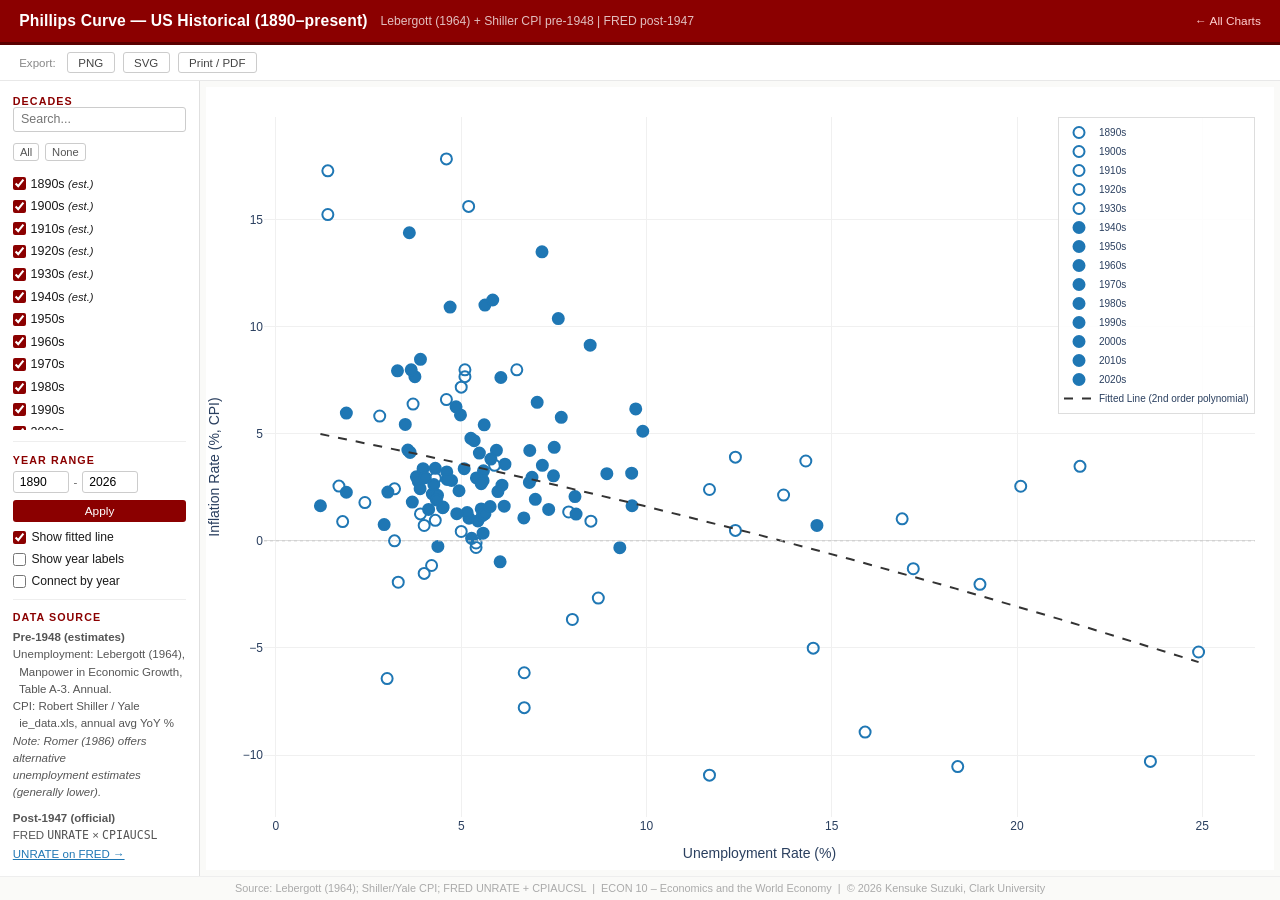
<file: econ_data/docs/econ10/chart_phillips_us_historical.html>
<!DOCTYPE html>
<html lang="en">
<head>
<meta charset="UTF-8">
<meta name="viewport" content="width=device-width, initial-scale=1.0">
<title>Phillips Curve — US Historical (1890–present) | ECON 10 | Clark University</title>
<script src="https://cdn.plot.ly/plotly-2.27.0.min.js" charset="utf-8"></script>
<style>
*,*::before,*::after{box-sizing:border-box;margin:0;padding:0}
body{font-family:'Helvetica Neue',Helvetica,Arial,sans-serif;
     background:#fafaf8;color:#1a1a1a;height:100vh;
     display:flex;flex-direction:column;overflow:hidden}
header{background:#8b0000;color:#fff;padding:.75rem 1.2rem;
       border-bottom:3px solid #5a0000;display:flex;align-items:center;
       gap:.8rem;flex-shrink:0}
header h1{font-size:.98rem;font-weight:600;letter-spacing:.01em}
header .sub{font-size:.76rem;opacity:.75}
.back{font-size:.74rem;color:#ffd0d0;text-decoration:none;margin-left:auto;white-space:nowrap}
.back:hover{color:#fff}
.toolbar{display:flex;align-items:center;gap:.5rem;padding:.45rem 1.2rem;
         background:#fff;border-bottom:1px solid #e8e8e8;flex-shrink:0}
.toolbar span{font-size:.72rem;color:#888;margin-right:.2rem}
.tbtn{font-size:.72rem;padding:.22rem .65rem;border:1px solid #ccc;border-radius:3px;
      background:#fff;cursor:pointer;color:#444;font-family:inherit}
.tbtn:hover{border-color:#8b0000;color:#8b0000}
.layout{display:flex;flex:1;overflow:hidden}
.sidebar{width:200px;min-width:170px;background:#fff;border-right:1px solid #e0e0e0;
         padding:.85rem .8rem;overflow-y:auto;flex-shrink:0;
         display:flex;flex-direction:column;gap:.7rem}
.ctrl-hd{font-size:.67rem;font-weight:600;letter-spacing:.1em;
         text-transform:uppercase;color:#8b0000}
.search-box{width:100%;font-size:.78rem;padding:.28rem .45rem;border:1px solid #ccc;
            border-radius:3px;font-family:inherit}
.search-box:focus{outline:none;border-color:#8b0000}
.btn-row{display:flex;gap:.35rem}
.sbtn{font-size:.7rem;padding:.13rem .38rem;border:1px solid #ccc;border-radius:3px;
      background:#fff;cursor:pointer;color:#555;font-family:inherit}
.sbtn:hover{border-color:#8b0000;color:#8b0000}
.cb-list{flex:1;overflow-y:auto}
.cb-wrap{display:flex;align-items:center;gap:.3rem;padding:.2rem 0}
.cb-wrap input{accent-color:#8b0000;flex-shrink:0;cursor:pointer}
.cb-wrap label{font-size:.78rem;line-height:1.3;cursor:pointer}
.cb-wrap.hidden{display:none}
.yr-section{padding-top:.7rem;border-top:1px solid #eee}
.yr-row{display:flex;align-items:center;gap:.3rem;margin-top:.35rem}
.yr-row input{width:56px;font-size:.76rem;padding:.18rem .28rem;border:1px solid #ccc;
              border-radius:3px;text-align:center;font-family:inherit}
.yr-row span{font-size:.72rem;color:#666}
.apply-btn{width:100%;margin-top:.45rem;font-size:.74rem;padding:.25rem 0;
           background:#8b0000;color:#fff;border:none;border-radius:3px;
           cursor:pointer;font-family:inherit}
.apply-btn:hover{background:#a00000}
.trend-row{display:flex;align-items:center;gap:.35rem;margin-top:.5rem}
.trend-row input{accent-color:#8b0000;cursor:pointer}
.trend-row label{font-size:.76rem;cursor:pointer}
.src-section{padding-top:.7rem;border-top:1px solid #eee;margin-top:auto}
.src-section .ctrl-hd{margin-bottom:.35rem}
.src-section p{font-size:.72rem;color:#555;line-height:1.5}
.src-section a{color:#1f77b4;font-size:.72rem}
.chart-wrap{flex:1;overflow:hidden;display:flex;flex-direction:column;padding:.35rem}
#chart{width:100%;flex:1}
footer{font-size:.68rem;color:#aaa;text-align:center;padding:.35rem;
       border-top:1px solid #eee;flex-shrink:0}
@media print{
  header .back,.toolbar,.sidebar,footer{display:none}
  body{overflow:visible;height:auto}.layout{display:block}
  .chart-wrap{padding:0}#chart{width:100% !important;height:90vh !important}}
</style>
</head>
<body>
<header>
  <h1>Phillips Curve — US Historical (1890–present)</h1>
  <span class="sub">Lebergott (1964) + Shiller CPI pre-1948 | FRED post-1947</span>
  <a class="back" href="../index.html">&larr; All Charts</a>
</header>
<div class="toolbar">
  <span>Export:</span>
  <button class="tbtn" onclick="dlPNG()">PNG</button>
  <button class="tbtn" onclick="dlSVG()">SVG</button>
  <button class="tbtn" onclick="window.print()">Print / PDF</button>
</div>
<div class="layout">
  <aside class="sidebar">
    <div>
      <div class="ctrl-hd">Decades</div>
      <input class="search-box" type="text" placeholder="Search..."
             oninput="filterSearch(this.value)">
    </div>
    <div class="btn-row">
      <button class="sbtn" onclick="selAll()">All</button>
      <button class="sbtn" onclick="selNone()">None</button>
    </div>
    <div class="cb-list" id="cb-list">
      <div class="cb-wrap" data-name="1890s"><input type="checkbox" class="ccb" id="cb_1890s" value="1890s" checked><label for="cb_1890s">1890s&nbsp;<em style='font-weight:400;font-size:.7rem'>(est.)</em></label></div>
      <div class="cb-wrap" data-name="1900s"><input type="checkbox" class="ccb" id="cb_1900s" value="1900s" checked><label for="cb_1900s">1900s&nbsp;<em style='font-weight:400;font-size:.7rem'>(est.)</em></label></div>
      <div class="cb-wrap" data-name="1910s"><input type="checkbox" class="ccb" id="cb_1910s" value="1910s" checked><label for="cb_1910s">1910s&nbsp;<em style='font-weight:400;font-size:.7rem'>(est.)</em></label></div>
      <div class="cb-wrap" data-name="1920s"><input type="checkbox" class="ccb" id="cb_1920s" value="1920s" checked><label for="cb_1920s">1920s&nbsp;<em style='font-weight:400;font-size:.7rem'>(est.)</em></label></div>
      <div class="cb-wrap" data-name="1930s"><input type="checkbox" class="ccb" id="cb_1930s" value="1930s" checked><label for="cb_1930s">1930s&nbsp;<em style='font-weight:400;font-size:.7rem'>(est.)</em></label></div>
      <div class="cb-wrap" data-name="1940s"><input type="checkbox" class="ccb" id="cb_1940s" value="1940s" checked><label for="cb_1940s">1940s&nbsp;<em style='font-weight:400;font-size:.7rem'>(est.)</em></label></div>
      <div class="cb-wrap" data-name="1950s"><input type="checkbox" class="ccb" id="cb_1950s" value="1950s" checked><label for="cb_1950s">1950s</label></div>
      <div class="cb-wrap" data-name="1960s"><input type="checkbox" class="ccb" id="cb_1960s" value="1960s" checked><label for="cb_1960s">1960s</label></div>
      <div class="cb-wrap" data-name="1970s"><input type="checkbox" class="ccb" id="cb_1970s" value="1970s" checked><label for="cb_1970s">1970s</label></div>
      <div class="cb-wrap" data-name="1980s"><input type="checkbox" class="ccb" id="cb_1980s" value="1980s" checked><label for="cb_1980s">1980s</label></div>
      <div class="cb-wrap" data-name="1990s"><input type="checkbox" class="ccb" id="cb_1990s" value="1990s" checked><label for="cb_1990s">1990s</label></div>
      <div class="cb-wrap" data-name="2000s"><input type="checkbox" class="ccb" id="cb_2000s" value="2000s" checked><label for="cb_2000s">2000s</label></div>
      <div class="cb-wrap" data-name="2010s"><input type="checkbox" class="ccb" id="cb_2010s" value="2010s" checked><label for="cb_2010s">2010s</label></div>
      <div class="cb-wrap" data-name="2020s"><input type="checkbox" class="ccb" id="cb_2020s" value="2020s" checked><label for="cb_2020s">2020s</label></div>
    </div>
    <div class="yr-section">
      <div class="ctrl-hd">Year Range</div>
      <div class="yr-row">
        <input type="number" id="yrMin" value="1890" min="1890" max="2026">
        <span>-</span>
        <input type="number" id="yrMax" value="2026" min="1890" max="2026">
      </div>
      <button class="apply-btn" onclick="applyFilter()">Apply</button>
      <div class="trend-row">
        <input type="checkbox" id="showTrend" checked>
        <label for="showTrend">Show fitted line</label>
      </div>
      <div class="trend-row">
        <input type="checkbox" id="showLabels">
        <label for="showLabels">Show year labels</label>
      </div>
      <div class="trend-row">
        <input type="checkbox" id="showConn">
        <label for="showConn">Connect by year</label>
      </div>
    </div>
    <div class="src-section">
      <div class="ctrl-hd">Data Source</div>
      <p><b>Pre-1948 (estimates)</b><br>
      Unemployment: Lebergott (1964),<br>
      &nbsp;&nbsp;Manpower in Economic Growth,<br>
      &nbsp;&nbsp;Table A-3. Annual.<br>
      CPI: Robert Shiller / Yale<br>
      &nbsp;&nbsp;ie_data.xls, annual avg YoY&nbsp;%<br>
      <em>Note: Romer (1986) offers alternative<br>
      unemployment estimates (generally lower).</em></p>
      <p style="margin-top:.5rem"><b>Post-1947 (official)</b><br>
      FRED <code>UNRATE</code> &times; <code>CPIAUCSL</code></p>
      <a href="https://fred.stlouisfed.org/series/UNRATE"
         target="_blank">UNRATE on FRED &rarr;</a>
    </div>
  </aside>
  <div class="chart-wrap"><div id="chart"></div></div>
</div>
<footer>
  Source: Lebergott (1964); Shiller/Yale CPI; FRED UNRATE + CPIAUCSL &nbsp;|&nbsp;
  ECON 10 &ndash; Economics and the World Economy &nbsp;|&nbsp;
  &copy; 2026 Kensuke Suzuki, Clark University
</footer>
<script>
var fig={"data":[{"customdata":["\u003cb\u003eUnited States, 1890\u003c\u002fb\u003e\u003cbr\u003eUnemployment: 4.0%\u003cbr\u003eInflation: 0.7%&nbsp;&nbsp;\u003ci\u003e(est.)\u003c\u002fi\u003e","\u003cb\u003eUnited States, 1891\u003c\u002fb\u003e\u003cbr\u003eUnemployment: 5.4%\u003cbr\u003eInflation: -0.3%&nbsp;&nbsp;\u003ci\u003e(est.)\u003c\u002fi\u003e","\u003cb\u003eUnited States, 1892\u003c\u002fb\u003e\u003cbr\u003eUnemployment: 3.0%\u003cbr\u003eInflation: -6.4%&nbsp;&nbsp;\u003ci\u003e(est.)\u003c\u002fi\u003e","\u003cb\u003eUnited States, 1893\u003c\u002fb\u003e\u003cbr\u003eUnemployment: 11.7%\u003cbr\u003eInflation: 2.4%&nbsp;&nbsp;\u003ci\u003e(est.)\u003c\u002fi\u003e","\u003cb\u003eUnited States, 1894\u003c\u002fb\u003e\u003cbr\u003eUnemployment: 18.4%\u003cbr\u003eInflation: -10.5%&nbsp;&nbsp;\u003ci\u003e(est.)\u003c\u002fi\u003e","\u003cb\u003eUnited States, 1895\u003c\u002fb\u003e\u003cbr\u003eUnemployment: 13.7%\u003cbr\u003eInflation: 2.1%&nbsp;&nbsp;\u003ci\u003e(est.)\u003c\u002fi\u003e","\u003cb\u003eUnited States, 1896\u003c\u002fb\u003e\u003cbr\u003eUnemployment: 14.5%\u003cbr\u003eInflation: -5.0%&nbsp;&nbsp;\u003ci\u003e(est.)\u003c\u002fi\u003e","\u003cb\u003eUnited States, 1897\u003c\u002fb\u003e\u003cbr\u003eUnemployment: 12.4%\u003cbr\u003eInflation: 0.5%&nbsp;&nbsp;\u003ci\u003e(est.)\u003c\u002fi\u003e","\u003cb\u003eUnited States, 1898\u003c\u002fb\u003e\u003cbr\u003eUnemployment: 12.4%\u003cbr\u003eInflation: 3.9%&nbsp;&nbsp;\u003ci\u003e(est.)\u003c\u002fi\u003e","\u003cb\u003eUnited States, 1899\u003c\u002fb\u003e\u003cbr\u003eUnemployment: 6.5%\u003cbr\u003eInflation: 8.0%&nbsp;&nbsp;\u003ci\u003e(est.)\u003c\u002fi\u003e"],"hovertemplate":"%{customdata}\u003cextra\u003e\u003c\u002fextra\u003e","marker":{"color":"#1f77b4","line":{"color":"#1f77b4","width":2},"size":11,"symbol":"circle-open"},"mode":"markers","name":"1890s","showlegend":true,"text":["1890","1891","1892","1893","1894","1895","1896","1897","1898","1899"],"textfont":{"color":"#1f77b4","size":12},"textposition":"top center","visible":true,"x":[4.0,5.4,3.0,11.7,18.4,13.7,14.5,12.4,12.4,6.5],"y":[0.72,-0.31,-6.43,2.4,-10.54,2.14,-5.01,0.49,3.91,7.99],"type":"scatter"},{"customdata":["\u003cb\u003eUnited States, 1900\u003c\u002fb\u003e\u003cbr\u003eUnemployment: 5.0%\u003cbr\u003eInflation: 7.2%&nbsp;&nbsp;\u003ci\u003e(est.)\u003c\u002fi\u003e","\u003cb\u003eUnited States, 1901\u003c\u002fb\u003e\u003cbr\u003eUnemployment: 4.0%\u003cbr\u003eInflation: -1.5%&nbsp;&nbsp;\u003ci\u003e(est.)\u003c\u002fi\u003e","\u003cb\u003eUnited States, 1902\u003c\u002fb\u003e\u003cbr\u003eUnemployment: 3.7%\u003cbr\u003eInflation: 6.4%&nbsp;&nbsp;\u003ci\u003e(est.)\u003c\u002fi\u003e","\u003cb\u003eUnited States, 1903\u003c\u002fb\u003e\u003cbr\u003eUnemployment: 3.9%\u003cbr\u003eInflation: 1.3%&nbsp;&nbsp;\u003ci\u003e(est.)\u003c\u002fi\u003e","\u003cb\u003eUnited States, 1904\u003c\u002fb\u003e\u003cbr\u003eUnemployment: 5.4%\u003cbr\u003eInflation: -0.1%&nbsp;&nbsp;\u003ci\u003e(est.)\u003c\u002fi\u003e","\u003cb\u003eUnited States, 1905\u003c\u002fb\u003e\u003cbr\u003eUnemployment: 4.3%\u003cbr\u003eInflation: 1.0%&nbsp;&nbsp;\u003ci\u003e(est.)\u003c\u002fi\u003e","\u003cb\u003eUnited States, 1906\u003c\u002fb\u003e\u003cbr\u003eUnemployment: 1.7%\u003cbr\u003eInflation: 2.6%&nbsp;&nbsp;\u003ci\u003e(est.)\u003c\u002fi\u003e","\u003cb\u003eUnited States, 1907\u003c\u002fb\u003e\u003cbr\u003eUnemployment: 2.8%\u003cbr\u003eInflation: 5.8%&nbsp;&nbsp;\u003ci\u003e(est.)\u003c\u002fi\u003e","\u003cb\u003eUnited States, 1908\u003c\u002fb\u003e\u003cbr\u003eUnemployment: 8.0%\u003cbr\u003eInflation: -3.7%&nbsp;&nbsp;\u003ci\u003e(est.)\u003c\u002fi\u003e","\u003cb\u003eUnited States, 1909\u003c\u002fb\u003e\u003cbr\u003eUnemployment: 5.1%\u003cbr\u003eInflation: 8.0%&nbsp;&nbsp;\u003ci\u003e(est.)\u003c\u002fi\u003e"],"hovertemplate":"%{customdata}\u003cextra\u003e\u003c\u002fextra\u003e","marker":{"color":"#1f77b4","line":{"color":"#1f77b4","width":2},"size":11,"symbol":"circle-open"},"mode":"markers","name":"1900s","showlegend":true,"text":["1900","1901","1902","1903","1904","1905","1906","1907","1908","1909"],"textfont":{"color":"#1f77b4","size":12},"textposition":"top center","visible":true,"x":[5.0,4.0,3.7,3.9,5.4,4.3,1.7,2.8,8.0,5.1],"y":[7.18,-1.52,6.39,1.26,-0.1,0.96,2.56,5.83,-3.67,7.99],"type":"scatter"},{"customdata":["\u003cb\u003eUnited States, 1910\u003c\u002fb\u003e\u003cbr\u003eUnemployment: 5.9%\u003cbr\u003eInflation: 3.5%&nbsp;&nbsp;\u003ci\u003e(est.)\u003c\u002fi\u003e","\u003cb\u003eUnited States, 1911\u003c\u002fb\u003e\u003cbr\u003eUnemployment: 6.7%\u003cbr\u003eInflation: -7.8%&nbsp;&nbsp;\u003ci\u003e(est.)\u003c\u002fi\u003e","\u003cb\u003eUnited States, 1912\u003c\u002fb\u003e\u003cbr\u003eUnemployment: 4.6%\u003cbr\u003eInflation: 6.6%&nbsp;&nbsp;\u003ci\u003e(est.)\u003c\u002fi\u003e","\u003cb\u003eUnited States, 1913\u003c\u002fb\u003e\u003cbr\u003eUnemployment: 4.3%\u003cbr\u003eInflation: 2.9%&nbsp;&nbsp;\u003ci\u003e(est.)\u003c\u002fi\u003e","\u003cb\u003eUnited States, 1914\u003c\u002fb\u003e\u003cbr\u003eUnemployment: 7.9%\u003cbr\u003eInflation: 1.4%&nbsp;&nbsp;\u003ci\u003e(est.)\u003c\u002fi\u003e","\u003cb\u003eUnited States, 1915\u003c\u002fb\u003e\u003cbr\u003eUnemployment: 8.5%\u003cbr\u003eInflation: 0.9%&nbsp;&nbsp;\u003ci\u003e(est.)\u003c\u002fi\u003e","\u003cb\u003eUnited States, 1916\u003c\u002fb\u003e\u003cbr\u003eUnemployment: 5.1%\u003cbr\u003eInflation: 7.7%&nbsp;&nbsp;\u003ci\u003e(est.)\u003c\u002fi\u003e","\u003cb\u003eUnited States, 1917\u003c\u002fb\u003e\u003cbr\u003eUnemployment: 4.6%\u003cbr\u003eInflation: 17.8%&nbsp;&nbsp;\u003ci\u003e(est.)\u003c\u002fi\u003e","\u003cb\u003eUnited States, 1918\u003c\u002fb\u003e\u003cbr\u003eUnemployment: 1.4%\u003cbr\u003eInflation: 17.3%&nbsp;&nbsp;\u003ci\u003e(est.)\u003c\u002fi\u003e","\u003cb\u003eUnited States, 1919\u003c\u002fb\u003e\u003cbr\u003eUnemployment: 1.4%\u003cbr\u003eInflation: 15.2%&nbsp;&nbsp;\u003ci\u003e(est.)\u003c\u002fi\u003e"],"hovertemplate":"%{customdata}\u003cextra\u003e\u003c\u002fextra\u003e","marker":{"color":"#1f77b4","line":{"color":"#1f77b4","width":2},"size":11,"symbol":"circle-open"},"mode":"markers","name":"1910s","showlegend":true,"text":["1910","1911","1912","1913","1914","1915","1916","1917","1918","1919"],"textfont":{"color":"#1f77b4","size":12},"textposition":"top center","visible":true,"x":[5.9,6.7,4.6,4.3,7.9,8.5,5.1,4.6,1.4,1.4],"y":[3.53,-7.79,6.6,2.93,1.35,0.92,7.67,17.84,17.28,15.24],"type":"scatter"},{"customdata":["\u003cb\u003eUnited States, 1920\u003c\u002fb\u003e\u003cbr\u003eUnemployment: 5.2%\u003cbr\u003eInflation: 15.6%&nbsp;&nbsp;\u003ci\u003e(est.)\u003c\u002fi\u003e","\u003cb\u003eUnited States, 1921\u003c\u002fb\u003e\u003cbr\u003eUnemployment: 11.7%\u003cbr\u003eInflation: -10.9%&nbsp;&nbsp;\u003ci\u003e(est.)\u003c\u002fi\u003e","\u003cb\u003eUnited States, 1922\u003c\u002fb\u003e\u003cbr\u003eUnemployment: 6.7%\u003cbr\u003eInflation: -6.2%&nbsp;&nbsp;\u003ci\u003e(est.)\u003c\u002fi\u003e","\u003cb\u003eUnited States, 1923\u003c\u002fb\u003e\u003cbr\u003eUnemployment: 2.4%\u003cbr\u003eInflation: 1.8%&nbsp;&nbsp;\u003ci\u003e(est.)\u003c\u002fi\u003e","\u003cb\u003eUnited States, 1924\u003c\u002fb\u003e\u003cbr\u003eUnemployment: 5.0%\u003cbr\u003eInflation: 0.4%&nbsp;&nbsp;\u003ci\u003e(est.)\u003c\u002fi\u003e","\u003cb\u003eUnited States, 1925\u003c\u002fb\u003e\u003cbr\u003eUnemployment: 3.2%\u003cbr\u003eInflation: 2.4%&nbsp;&nbsp;\u003ci\u003e(est.)\u003c\u002fi\u003e","\u003cb\u003eUnited States, 1926\u003c\u002fb\u003e\u003cbr\u003eUnemployment: 1.8%\u003cbr\u003eInflation: 0.9%&nbsp;&nbsp;\u003ci\u003e(est.)\u003c\u002fi\u003e","\u003cb\u003eUnited States, 1927\u003c\u002fb\u003e\u003cbr\u003eUnemployment: 3.3%\u003cbr\u003eInflation: -1.9%&nbsp;&nbsp;\u003ci\u003e(est.)\u003c\u002fi\u003e","\u003cb\u003eUnited States, 1928\u003c\u002fb\u003e\u003cbr\u003eUnemployment: 4.2%\u003cbr\u003eInflation: -1.1%&nbsp;&nbsp;\u003ci\u003e(est.)\u003c\u002fi\u003e","\u003cb\u003eUnited States, 1929\u003c\u002fb\u003e\u003cbr\u003eUnemployment: 3.2%\u003cbr\u003eInflation: 0.0%&nbsp;&nbsp;\u003ci\u003e(est.)\u003c\u002fi\u003e"],"hovertemplate":"%{customdata}\u003cextra\u003e\u003c\u002fextra\u003e","marker":{"color":"#1f77b4","line":{"color":"#1f77b4","width":2},"size":11,"symbol":"circle-open"},"mode":"markers","name":"1920s","showlegend":true,"text":["1920","1921","1922","1923","1924","1925","1926","1927","1928","1929"],"textfont":{"color":"#1f77b4","size":12},"textposition":"top center","visible":true,"x":[5.2,11.7,6.7,2.4,5.0,3.2,1.8,3.3,4.2,3.2],"y":[15.62,-10.94,-6.16,1.79,0.44,2.43,0.9,-1.93,-1.15,0.0],"type":"scatter"},{"customdata":["\u003cb\u003eUnited States, 1930\u003c\u002fb\u003e\u003cbr\u003eUnemployment: 8.7%\u003cbr\u003eInflation: -2.7%&nbsp;&nbsp;\u003ci\u003e(est.)\u003c\u002fi\u003e","\u003cb\u003eUnited States, 1931\u003c\u002fb\u003e\u003cbr\u003eUnemployment: 15.9%\u003cbr\u003eInflation: -8.9%&nbsp;&nbsp;\u003ci\u003e(est.)\u003c\u002fi\u003e","\u003cb\u003eUnited States, 1932\u003c\u002fb\u003e\u003cbr\u003eUnemployment: 23.6%\u003cbr\u003eInflation: -10.3%&nbsp;&nbsp;\u003ci\u003e(est.)\u003c\u002fi\u003e","\u003cb\u003eUnited States, 1933\u003c\u002fb\u003e\u003cbr\u003eUnemployment: 24.9%\u003cbr\u003eInflation: -5.2%&nbsp;&nbsp;\u003ci\u003e(est.)\u003c\u002fi\u003e","\u003cb\u003eUnited States, 1934\u003c\u002fb\u003e\u003cbr\u003eUnemployment: 21.7%\u003cbr\u003eInflation: 3.5%&nbsp;&nbsp;\u003ci\u003e(est.)\u003c\u002fi\u003e","\u003cb\u003eUnited States, 1935\u003c\u002fb\u003e\u003cbr\u003eUnemployment: 20.1%\u003cbr\u003eInflation: 2.5%&nbsp;&nbsp;\u003ci\u003e(est.)\u003c\u002fi\u003e","\u003cb\u003eUnited States, 1936\u003c\u002fb\u003e\u003cbr\u003eUnemployment: 16.9%\u003cbr\u003eInflation: 1.0%&nbsp;&nbsp;\u003ci\u003e(est.)\u003c\u002fi\u003e","\u003cb\u003eUnited States, 1937\u003c\u002fb\u003e\u003cbr\u003eUnemployment: 14.3%\u003cbr\u003eInflation: 3.7%&nbsp;&nbsp;\u003ci\u003e(est.)\u003c\u002fi\u003e","\u003cb\u003eUnited States, 1938\u003c\u002fb\u003e\u003cbr\u003eUnemployment: 19.0%\u003cbr\u003eInflation: -2.0%&nbsp;&nbsp;\u003ci\u003e(est.)\u003c\u002fi\u003e","\u003cb\u003eUnited States, 1939\u003c\u002fb\u003e\u003cbr\u003eUnemployment: 17.2%\u003cbr\u003eInflation: -1.3%&nbsp;&nbsp;\u003ci\u003e(est.)\u003c\u002fi\u003e"],"hovertemplate":"%{customdata}\u003cextra\u003e\u003c\u002fextra\u003e","marker":{"color":"#1f77b4","line":{"color":"#1f77b4","width":2},"size":11,"symbol":"circle-open"},"mode":"markers","name":"1930s","showlegend":true,"text":["1930","1931","1932","1933","1934","1935","1936","1937","1938","1939"],"textfont":{"color":"#1f77b4","size":12},"textposition":"top center","visible":true,"x":[8.7,15.9,23.6,24.9,21.7,20.1,16.9,14.3,19.0,17.2],"y":[-2.67,-8.93,-10.3,-5.19,3.48,2.55,1.03,3.73,-2.03,-1.3],"type":"scatter"},{"customdata":["\u003cb\u003eUnited States, 1940\u003c\u002fb\u003e\u003cbr\u003eUnemployment: 14.6%\u003cbr\u003eInflation: 0.7%&nbsp;&nbsp;\u003ci\u003e(est.)\u003c\u002fi\u003e","\u003cb\u003eUnited States, 1941\u003c\u002fb\u003e\u003cbr\u003eUnemployment: 9.9%\u003cbr\u003eInflation: 5.1%&nbsp;&nbsp;\u003ci\u003e(est.)\u003c\u002fi\u003e","\u003cb\u003eUnited States, 1942\u003c\u002fb\u003e\u003cbr\u003eUnemployment: 4.7%\u003cbr\u003eInflation: 10.9%&nbsp;&nbsp;\u003ci\u003e(est.)\u003c\u002fi\u003e","\u003cb\u003eUnited States, 1943\u003c\u002fb\u003e\u003cbr\u003eUnemployment: 1.9%\u003cbr\u003eInflation: 6.0%&nbsp;&nbsp;\u003ci\u003e(est.)\u003c\u002fi\u003e","\u003cb\u003eUnited States, 1944\u003c\u002fb\u003e\u003cbr\u003eUnemployment: 1.2%\u003cbr\u003eInflation: 1.6%&nbsp;&nbsp;\u003ci\u003e(est.)\u003c\u002fi\u003e","\u003cb\u003eUnited States, 1945\u003c\u002fb\u003e\u003cbr\u003eUnemployment: 1.9%\u003cbr\u003eInflation: 2.3%&nbsp;&nbsp;\u003ci\u003e(est.)\u003c\u002fi\u003e","\u003cb\u003eUnited States, 1946\u003c\u002fb\u003e\u003cbr\u003eUnemployment: 3.9%\u003cbr\u003eInflation: 8.5%&nbsp;&nbsp;\u003ci\u003e(est.)\u003c\u002fi\u003e","\u003cb\u003eUnited States, 1947\u003c\u002fb\u003e\u003cbr\u003eUnemployment: 3.6%\u003cbr\u003eInflation: 14.4%&nbsp;&nbsp;\u003ci\u003e(est.)\u003c\u002fi\u003e","\u003cb\u003eUnited States, 1948\u003c\u002fb\u003e\u003cbr\u003eUnemployment: 3.8%\u003cbr\u003eInflation: 7.7%","\u003cb\u003eUnited States, 1949\u003c\u002fb\u003e\u003cbr\u003eUnemployment: 6.0%\u003cbr\u003eInflation: -1.0%"],"hovertemplate":"%{customdata}\u003cextra\u003e\u003c\u002fextra\u003e","marker":{"color":"#1f77b4","line":{"color":"#1f77b4","width":2},"size":11,"symbol":"circle"},"mode":"markers","name":"1940s","showlegend":true,"text":["1940","1941","1942","1943","1944","1945","1946","1947","1948","1949"],"textfont":{"color":"#1f77b4","size":12},"textposition":"top center","visible":true,"x":[14.6,9.9,4.7,1.9,1.2,1.9,3.9,3.6,3.75,6.05],"y":[0.72,5.12,10.92,5.97,1.64,2.27,8.48,14.39,7.67,-0.98],"type":"scatter"},{"customdata":["\u003cb\u003eUnited States, 1950\u003c\u002fb\u003e\u003cbr\u003eUnemployment: 5.2%\u003cbr\u003eInflation: 1.1%","\u003cb\u003eUnited States, 1951\u003c\u002fb\u003e\u003cbr\u003eUnemployment: 3.3%\u003cbr\u003eInflation: 7.9%","\u003cb\u003eUnited States, 1952\u003c\u002fb\u003e\u003cbr\u003eUnemployment: 3.0%\u003cbr\u003eInflation: 2.3%","\u003cb\u003eUnited States, 1953\u003c\u002fb\u003e\u003cbr\u003eUnemployment: 2.9%\u003cbr\u003eInflation: 0.8%","\u003cb\u003eUnited States, 1954\u003c\u002fb\u003e\u003cbr\u003eUnemployment: 5.6%\u003cbr\u003eInflation: 0.4%","\u003cb\u003eUnited States, 1955\u003c\u002fb\u003e\u003cbr\u003eUnemployment: 4.4%\u003cbr\u003eInflation: -0.3%","\u003cb\u003eUnited States, 1956\u003c\u002fb\u003e\u003cbr\u003eUnemployment: 4.1%\u003cbr\u003eInflation: 1.5%","\u003cb\u003eUnited States, 1957\u003c\u002fb\u003e\u003cbr\u003eUnemployment: 4.3%\u003cbr\u003eInflation: 3.4%","\u003cb\u003eUnited States, 1958\u003c\u002fb\u003e\u003cbr\u003eUnemployment: 6.8%\u003cbr\u003eInflation: 2.7%","\u003cb\u003eUnited States, 1959\u003c\u002fb\u003e\u003cbr\u003eUnemployment: 5.5%\u003cbr\u003eInflation: 0.9%"],"hovertemplate":"%{customdata}\u003cextra\u003e\u003c\u002fextra\u003e","marker":{"color":"#1f77b4","line":{"color":"#1f77b4","width":2},"size":11,"symbol":"circle"},"mode":"markers","name":"1950s","showlegend":true,"text":["1950","1951","1952","1953","1954","1955","1956","1957","1958","1959"],"textfont":{"color":"#1f77b4","size":12},"textposition":"top center","visible":true,"x":[5.21,3.28,3.02,2.92,5.59,4.37,4.12,4.3,6.84,5.45],"y":[1.06,7.94,2.28,0.76,0.36,-0.26,1.47,3.39,2.73,0.93],"type":"scatter"},{"customdata":["\u003cb\u003eUnited States, 1960\u003c\u002fb\u003e\u003cbr\u003eUnemployment: 5.5%\u003cbr\u003eInflation: 1.5%","\u003cb\u003eUnited States, 1961\u003c\u002fb\u003e\u003cbr\u003eUnemployment: 6.7%\u003cbr\u003eInflation: 1.1%","\u003cb\u003eUnited States, 1962\u003c\u002fb\u003e\u003cbr\u003eUnemployment: 5.6%\u003cbr\u003eInflation: 1.2%","\u003cb\u003eUnited States, 1963\u003c\u002fb\u003e\u003cbr\u003eUnemployment: 5.6%\u003cbr\u003eInflation: 1.3%","\u003cb\u003eUnited States, 1964\u003c\u002fb\u003e\u003cbr\u003eUnemployment: 5.2%\u003cbr\u003eInflation: 1.3%","\u003cb\u003eUnited States, 1965\u003c\u002fb\u003e\u003cbr\u003eUnemployment: 4.5%\u003cbr\u003eInflation: 1.6%","\u003cb\u003eUnited States, 1966\u003c\u002fb\u003e\u003cbr\u003eUnemployment: 3.8%\u003cbr\u003eInflation: 3.0%","\u003cb\u003eUnited States, 1967\u003c\u002fb\u003e\u003cbr\u003eUnemployment: 3.8%\u003cbr\u003eInflation: 2.8%","\u003cb\u003eUnited States, 1968\u003c\u002fb\u003e\u003cbr\u003eUnemployment: 3.6%\u003cbr\u003eInflation: 4.2%","\u003cb\u003eUnited States, 1969\u003c\u002fb\u003e\u003cbr\u003eUnemployment: 3.5%\u003cbr\u003eInflation: 5.4%"],"hovertemplate":"%{customdata}\u003cextra\u003e\u003c\u002fextra\u003e","marker":{"color":"#1f77b4","line":{"color":"#1f77b4","width":2},"size":11,"symbol":"circle"},"mode":"markers","name":"1960s","showlegend":true,"text":["1960","1961","1962","1963","1964","1965","1966","1967","1968","1969"],"textfont":{"color":"#1f77b4","size":12},"textposition":"top center","visible":true,"x":[5.54,6.69,5.57,5.64,5.16,4.51,3.79,3.84,3.56,3.49],"y":[1.49,1.07,1.18,1.26,1.32,1.58,2.99,2.78,4.24,5.44],"type":"scatter"},{"customdata":["\u003cb\u003eUnited States, 1970\u003c\u002fb\u003e\u003cbr\u003eUnemployment: 5.0%\u003cbr\u003eInflation: 5.9%","\u003cb\u003eUnited States, 1971\u003c\u002fb\u003e\u003cbr\u003eUnemployment: 6.0%\u003cbr\u003eInflation: 4.2%","\u003cb\u003eUnited States, 1972\u003c\u002fb\u003e\u003cbr\u003eUnemployment: 5.6%\u003cbr\u003eInflation: 3.3%","\u003cb\u003eUnited States, 1973\u003c\u002fb\u003e\u003cbr\u003eUnemployment: 4.9%\u003cbr\u003eInflation: 6.3%","\u003cb\u003eUnited States, 1974\u003c\u002fb\u003e\u003cbr\u003eUnemployment: 5.6%\u003cbr\u003eInflation: 11.0%","\u003cb\u003eUnited States, 1975\u003c\u002fb\u003e\u003cbr\u003eUnemployment: 8.5%\u003cbr\u003eInflation: 9.1%","\u003cb\u003eUnited States, 1976\u003c\u002fb\u003e\u003cbr\u003eUnemployment: 7.7%\u003cbr\u003eInflation: 5.8%","\u003cb\u003eUnited States, 1977\u003c\u002fb\u003e\u003cbr\u003eUnemployment: 7.0%\u003cbr\u003eInflation: 6.5%","\u003cb\u003eUnited States, 1978\u003c\u002fb\u003e\u003cbr\u003eUnemployment: 6.1%\u003cbr\u003eInflation: 7.6%","\u003cb\u003eUnited States, 1979\u003c\u002fb\u003e\u003cbr\u003eUnemployment: 5.8%\u003cbr\u003eInflation: 11.2%"],"hovertemplate":"%{customdata}\u003cextra\u003e\u003c\u002fextra\u003e","marker":{"color":"#1f77b4","line":{"color":"#1f77b4","width":2},"size":11,"symbol":"circle"},"mode":"markers","name":"1970s","showlegend":true,"text":["1970","1971","1972","1973","1974","1975","1976","1977","1978","1979"],"textfont":{"color":"#1f77b4","size":12},"textposition":"top center","visible":true,"x":[4.98,5.95,5.6,4.86,5.64,8.48,7.7,7.05,6.07,5.85],"y":[5.88,4.23,3.27,6.26,11.01,9.14,5.77,6.47,7.63,11.25],"type":"scatter"},{"customdata":["\u003cb\u003eUnited States, 1980\u003c\u002fb\u003e\u003cbr\u003eUnemployment: 7.2%\u003cbr\u003eInflation: 13.5%","\u003cb\u003eUnited States, 1981\u003c\u002fb\u003e\u003cbr\u003eUnemployment: 7.6%\u003cbr\u003eInflation: 10.4%","\u003cb\u003eUnited States, 1982\u003c\u002fb\u003e\u003cbr\u003eUnemployment: 9.7%\u003cbr\u003eInflation: 6.2%","\u003cb\u003eUnited States, 1983\u003c\u002fb\u003e\u003cbr\u003eUnemployment: 9.6%\u003cbr\u003eInflation: 3.2%","\u003cb\u003eUnited States, 1984\u003c\u002fb\u003e\u003cbr\u003eUnemployment: 7.5%\u003cbr\u003eInflation: 4.4%","\u003cb\u003eUnited States, 1985\u003c\u002fb\u003e\u003cbr\u003eUnemployment: 7.2%\u003cbr\u003eInflation: 3.5%","\u003cb\u003eUnited States, 1986\u003c\u002fb\u003e\u003cbr\u003eUnemployment: 7.0%\u003cbr\u003eInflation: 1.9%","\u003cb\u003eUnited States, 1987\u003c\u002fb\u003e\u003cbr\u003eUnemployment: 6.2%\u003cbr\u003eInflation: 3.6%","\u003cb\u003eUnited States, 1988\u003c\u002fb\u003e\u003cbr\u003eUnemployment: 5.5%\u003cbr\u003eInflation: 4.1%","\u003cb\u003eUnited States, 1989\u003c\u002fb\u003e\u003cbr\u003eUnemployment: 5.3%\u003cbr\u003eInflation: 4.8%"],"hovertemplate":"%{customdata}\u003cextra\u003e\u003c\u002fextra\u003e","marker":{"color":"#1f77b4","line":{"color":"#1f77b4","width":2},"size":11,"symbol":"circle"},"mode":"markers","name":"1980s","showlegend":true,"text":["1980","1981","1982","1983","1984","1985","1986","1987","1988","1989"],"textfont":{"color":"#1f77b4","size":12},"textposition":"top center","visible":true,"x":[7.18,7.62,9.71,9.6,7.51,7.19,7.0,6.18,5.49,5.26],"y":[13.5,10.38,6.16,3.16,4.37,3.53,1.94,3.58,4.1,4.79],"type":"scatter"},{"customdata":["\u003cb\u003eUnited States, 1990\u003c\u002fb\u003e\u003cbr\u003eUnemployment: 5.6%\u003cbr\u003eInflation: 5.4%","\u003cb\u003eUnited States, 1991\u003c\u002fb\u003e\u003cbr\u003eUnemployment: 6.8%\u003cbr\u003eInflation: 4.2%","\u003cb\u003eUnited States, 1992\u003c\u002fb\u003e\u003cbr\u003eUnemployment: 7.5%\u003cbr\u003eInflation: 3.0%","\u003cb\u003eUnited States, 1993\u003c\u002fb\u003e\u003cbr\u003eUnemployment: 6.9%\u003cbr\u003eInflation: 3.0%","\u003cb\u003eUnited States, 1994\u003c\u002fb\u003e\u003cbr\u003eUnemployment: 6.1%\u003cbr\u003eInflation: 2.6%","\u003cb\u003eUnited States, 1995\u003c\u002fb\u003e\u003cbr\u003eUnemployment: 5.6%\u003cbr\u003eInflation: 2.8%","\u003cb\u003eUnited States, 1996\u003c\u002fb\u003e\u003cbr\u003eUnemployment: 5.4%\u003cbr\u003eInflation: 2.9%","\u003cb\u003eUnited States, 1997\u003c\u002fb\u003e\u003cbr\u003eUnemployment: 4.9%\u003cbr\u003eInflation: 2.3%","\u003cb\u003eUnited States, 1998\u003c\u002fb\u003e\u003cbr\u003eUnemployment: 4.5%\u003cbr\u003eInflation: 1.6%","\u003cb\u003eUnited States, 1999\u003c\u002fb\u003e\u003cbr\u003eUnemployment: 4.2%\u003cbr\u003eInflation: 2.2%"],"hovertemplate":"%{customdata}\u003cextra\u003e\u003c\u002fextra\u003e","marker":{"color":"#1f77b4","line":{"color":"#1f77b4","width":2},"size":11,"symbol":"circle"},"mode":"markers","name":"1990s","showlegend":true,"text":["1990","1991","1992","1993","1994","1995","1996","1997","1998","1999"],"textfont":{"color":"#1f77b4","size":12},"textposition":"top center","visible":true,"x":[5.62,6.85,7.49,6.91,6.1,5.59,5.41,4.94,4.5,4.22],"y":[5.42,4.22,3.04,2.97,2.6,2.81,2.94,2.34,1.55,2.19],"type":"scatter"},{"customdata":["\u003cb\u003eUnited States, 2000\u003c\u002fb\u003e\u003cbr\u003eUnemployment: 4.0%\u003cbr\u003eInflation: 3.4%","\u003cb\u003eUnited States, 2001\u003c\u002fb\u003e\u003cbr\u003eUnemployment: 4.7%\u003cbr\u003eInflation: 2.8%","\u003cb\u003eUnited States, 2002\u003c\u002fb\u003e\u003cbr\u003eUnemployment: 5.8%\u003cbr\u003eInflation: 1.6%","\u003cb\u003eUnited States, 2003\u003c\u002fb\u003e\u003cbr\u003eUnemployment: 6.0%\u003cbr\u003eInflation: 2.3%","\u003cb\u003eUnited States, 2004\u003c\u002fb\u003e\u003cbr\u003eUnemployment: 5.5%\u003cbr\u003eInflation: 2.7%","\u003cb\u003eUnited States, 2005\u003c\u002fb\u003e\u003cbr\u003eUnemployment: 5.1%\u003cbr\u003eInflation: 3.4%","\u003cb\u003eUnited States, 2006\u003c\u002fb\u003e\u003cbr\u003eUnemployment: 4.6%\u003cbr\u003eInflation: 3.2%","\u003cb\u003eUnited States, 2007\u003c\u002fb\u003e\u003cbr\u003eUnemployment: 4.6%\u003cbr\u003eInflation: 2.9%","\u003cb\u003eUnited States, 2008\u003c\u002fb\u003e\u003cbr\u003eUnemployment: 5.8%\u003cbr\u003eInflation: 3.8%","\u003cb\u003eUnited States, 2009\u003c\u002fb\u003e\u003cbr\u003eUnemployment: 9.3%\u003cbr\u003eInflation: -0.3%"],"hovertemplate":"%{customdata}\u003cextra\u003e\u003c\u002fextra\u003e","marker":{"color":"#1f77b4","line":{"color":"#1f77b4","width":2},"size":11,"symbol":"circle"},"mode":"markers","name":"2000s","showlegend":true,"text":["2000","2001","2002","2003","2004","2005","2006","2007","2008","2009"],"textfont":{"color":"#1f77b4","size":12},"textposition":"top center","visible":true,"x":[3.97,4.74,5.78,5.99,5.54,5.08,4.61,4.62,5.8,9.28],"y":[3.37,2.82,1.6,2.3,2.67,3.37,3.22,2.87,3.82,-0.32],"type":"scatter"},{"customdata":["\u003cb\u003eUnited States, 2010\u003c\u002fb\u003e\u003cbr\u003eUnemployment: 9.6%\u003cbr\u003eInflation: 1.6%","\u003cb\u003eUnited States, 2011\u003c\u002fb\u003e\u003cbr\u003eUnemployment: 8.9%\u003cbr\u003eInflation: 3.1%","\u003cb\u003eUnited States, 2012\u003c\u002fb\u003e\u003cbr\u003eUnemployment: 8.1%\u003cbr\u003eInflation: 2.1%","\u003cb\u003eUnited States, 2013\u003c\u002fb\u003e\u003cbr\u003eUnemployment: 7.4%\u003cbr\u003eInflation: 1.5%","\u003cb\u003eUnited States, 2014\u003c\u002fb\u003e\u003cbr\u003eUnemployment: 6.2%\u003cbr\u003eInflation: 1.6%","\u003cb\u003eUnited States, 2015\u003c\u002fb\u003e\u003cbr\u003eUnemployment: 5.3%\u003cbr\u003eInflation: 0.1%","\u003cb\u003eUnited States, 2016\u003c\u002fb\u003e\u003cbr\u003eUnemployment: 4.9%\u003cbr\u003eInflation: 1.3%","\u003cb\u003eUnited States, 2017\u003c\u002fb\u003e\u003cbr\u003eUnemployment: 4.4%\u003cbr\u003eInflation: 2.1%","\u003cb\u003eUnited States, 2018\u003c\u002fb\u003e\u003cbr\u003eUnemployment: 3.9%\u003cbr\u003eInflation: 2.4%","\u003cb\u003eUnited States, 2019\u003c\u002fb\u003e\u003cbr\u003eUnemployment: 3.7%\u003cbr\u003eInflation: 1.8%"],"hovertemplate":"%{customdata}\u003cextra\u003e\u003c\u002fextra\u003e","marker":{"color":"#1f77b4","line":{"color":"#1f77b4","width":2},"size":11,"symbol":"circle"},"mode":"markers","name":"2010s","showlegend":true,"text":["2010","2011","2012","2013","2014","2015","2016","2017","2018","2019"],"textfont":{"color":"#1f77b4","size":12},"textposition":"top center","visible":true,"x":[9.61,8.93,8.07,7.36,6.16,5.28,4.88,4.36,3.89,3.68],"y":[1.64,3.14,2.07,1.47,1.62,0.12,1.27,2.13,2.44,1.81],"type":"scatter"},{"customdata":["\u003cb\u003eUnited States, 2020\u003c\u002fb\u003e\u003cbr\u003eUnemployment: 8.1%\u003cbr\u003eInflation: 1.2%","\u003cb\u003eUnited States, 2021\u003c\u002fb\u003e\u003cbr\u003eUnemployment: 5.3%\u003cbr\u003eInflation: 4.7%","\u003cb\u003eUnited States, 2022\u003c\u002fb\u003e\u003cbr\u003eUnemployment: 3.6%\u003cbr\u003eInflation: 8.0%","\u003cb\u003eUnited States, 2023\u003c\u002fb\u003e\u003cbr\u003eUnemployment: 3.6%\u003cbr\u003eInflation: 4.1%","\u003cb\u003eUnited States, 2024\u003c\u002fb\u003e\u003cbr\u003eUnemployment: 4.0%\u003cbr\u003eInflation: 3.0%","\u003cb\u003eUnited States, 2025\u003c\u002fb\u003e\u003cbr\u003eUnemployment: 4.3%\u003cbr\u003eInflation: 2.6%","\u003cb\u003eUnited States, 2026\u003c\u002fb\u003e\u003cbr\u003eUnemployment: 4.3%\u003cbr\u003eInflation: 1.9%"],"hovertemplate":"%{customdata}\u003cextra\u003e\u003c\u002fextra\u003e","marker":{"color":"#1f77b4","line":{"color":"#1f77b4","width":2},"size":11,"symbol":"circle"},"mode":"markers","name":"2020s","showlegend":true,"text":["2020","2021","2022","2023","2024","2025","2026"],"textfont":{"color":"#1f77b4","size":12},"textposition":"top center","visible":true,"x":[8.1,5.35,3.65,3.62,4.03,4.26,4.33],"y":[1.25,4.68,7.99,4.13,2.95,2.63,1.91],"type":"scatter"},{"hoverinfo":"skip","line":{"color":"rgba(31,119,180,0.35)","width":1.5},"mode":"lines","name":"1890s","showlegend":false,"visible":false,"x":[4.0,5.4,3.0,11.7,18.4,13.7,14.5,12.4,12.4,6.5],"y":[0.72,-0.31,-6.43,2.4,-10.54,2.14,-5.01,0.49,3.91,7.99],"type":"scatter"},{"hoverinfo":"skip","line":{"color":"rgba(31,119,180,0.35)","width":1.5},"mode":"lines","name":"1900s","showlegend":false,"visible":false,"x":[5.0,4.0,3.7,3.9,5.4,4.3,1.7,2.8,8.0,5.1],"y":[7.18,-1.52,6.39,1.26,-0.1,0.96,2.56,5.83,-3.67,7.99],"type":"scatter"},{"hoverinfo":"skip","line":{"color":"rgba(31,119,180,0.35)","width":1.5},"mode":"lines","name":"1910s","showlegend":false,"visible":false,"x":[5.9,6.7,4.6,4.3,7.9,8.5,5.1,4.6,1.4,1.4],"y":[3.53,-7.79,6.6,2.93,1.35,0.92,7.67,17.84,17.28,15.24],"type":"scatter"},{"hoverinfo":"skip","line":{"color":"rgba(31,119,180,0.35)","width":1.5},"mode":"lines","name":"1920s","showlegend":false,"visible":false,"x":[5.2,11.7,6.7,2.4,5.0,3.2,1.8,3.3,4.2,3.2],"y":[15.62,-10.94,-6.16,1.79,0.44,2.43,0.9,-1.93,-1.15,0.0],"type":"scatter"},{"hoverinfo":"skip","line":{"color":"rgba(31,119,180,0.35)","width":1.5},"mode":"lines","name":"1930s","showlegend":false,"visible":false,"x":[8.7,15.9,23.6,24.9,21.7,20.1,16.9,14.3,19.0,17.2],"y":[-2.67,-8.93,-10.3,-5.19,3.48,2.55,1.03,3.73,-2.03,-1.3],"type":"scatter"},{"hoverinfo":"skip","line":{"color":"rgba(31,119,180,0.35)","width":1.5},"mode":"lines","name":"1940s","showlegend":false,"visible":false,"x":[14.6,9.9,4.7,1.9,1.2,1.9,3.9,3.6,3.75,6.05],"y":[0.72,5.12,10.92,5.97,1.64,2.27,8.48,14.39,7.67,-0.98],"type":"scatter"},{"hoverinfo":"skip","line":{"color":"rgba(31,119,180,0.35)","width":1.5},"mode":"lines","name":"1950s","showlegend":false,"visible":false,"x":[5.21,3.28,3.02,2.92,5.59,4.37,4.12,4.3,6.84,5.45],"y":[1.06,7.94,2.28,0.76,0.36,-0.26,1.47,3.39,2.73,0.93],"type":"scatter"},{"hoverinfo":"skip","line":{"color":"rgba(31,119,180,0.35)","width":1.5},"mode":"lines","name":"1960s","showlegend":false,"visible":false,"x":[5.54,6.69,5.57,5.64,5.16,4.51,3.79,3.84,3.56,3.49],"y":[1.49,1.07,1.18,1.26,1.32,1.58,2.99,2.78,4.24,5.44],"type":"scatter"},{"hoverinfo":"skip","line":{"color":"rgba(31,119,180,0.35)","width":1.5},"mode":"lines","name":"1970s","showlegend":false,"visible":false,"x":[4.98,5.95,5.6,4.86,5.64,8.48,7.7,7.05,6.07,5.85],"y":[5.88,4.23,3.27,6.26,11.01,9.14,5.77,6.47,7.63,11.25],"type":"scatter"},{"hoverinfo":"skip","line":{"color":"rgba(31,119,180,0.35)","width":1.5},"mode":"lines","name":"1980s","showlegend":false,"visible":false,"x":[7.18,7.62,9.71,9.6,7.51,7.19,7.0,6.18,5.49,5.26],"y":[13.5,10.38,6.16,3.16,4.37,3.53,1.94,3.58,4.1,4.79],"type":"scatter"},{"hoverinfo":"skip","line":{"color":"rgba(31,119,180,0.35)","width":1.5},"mode":"lines","name":"1990s","showlegend":false,"visible":false,"x":[5.62,6.85,7.49,6.91,6.1,5.59,5.41,4.94,4.5,4.22],"y":[5.42,4.22,3.04,2.97,2.6,2.81,2.94,2.34,1.55,2.19],"type":"scatter"},{"hoverinfo":"skip","line":{"color":"rgba(31,119,180,0.35)","width":1.5},"mode":"lines","name":"2000s","showlegend":false,"visible":false,"x":[3.97,4.74,5.78,5.99,5.54,5.08,4.61,4.62,5.8,9.28],"y":[3.37,2.82,1.6,2.3,2.67,3.37,3.22,2.87,3.82,-0.32],"type":"scatter"},{"hoverinfo":"skip","line":{"color":"rgba(31,119,180,0.35)","width":1.5},"mode":"lines","name":"2010s","showlegend":false,"visible":false,"x":[9.61,8.93,8.07,7.36,6.16,5.28,4.88,4.36,3.89,3.68],"y":[1.64,3.14,2.07,1.47,1.62,0.12,1.27,2.13,2.44,1.81],"type":"scatter"},{"hoverinfo":"skip","line":{"color":"rgba(31,119,180,0.35)","width":1.5},"mode":"lines","name":"2020s","showlegend":false,"visible":false,"x":[8.1,5.35,3.65,3.62,4.03,4.26,4.33],"y":[1.25,4.68,7.99,4.13,2.95,2.63,1.91],"type":"scatter"},{"hoverinfo":"skip","line":{"color":"#333","dash":"dash","width":2},"mode":"lines","name":"Fitted Line (2nd order polynomial)","showlegend":true,"visible":true,"x":[1.2,1.3190954773869346,1.4381909547738694,1.557286432160804,1.6763819095477386,1.7954773869346732,1.914572864321608,2.033668341708543,2.1527638190954774,2.271859296482412,2.3909547738693466,2.5100502512562812,2.6291457286432163,2.7482412060301504,2.8673366834170855,2.98643216080402,3.1055276381909547,3.2246231155778897,3.343718592964824,3.462814070351759,3.581909547738693,3.701005025125628,3.8201005025125623,3.9391959798994973,4.058291457286432,4.1773869346733665,4.296482412060302,4.415577889447236,4.534673366834171,4.653768844221106,4.77286432160804,4.891959798994975,5.011055276381909,5.130150753768844,5.249246231155779,5.368341708542713,5.4874371859296485,5.606532663316583,5.725628140703518,5.844723618090453,5.963819095477387,6.082914572864322,6.202010050251256,6.321105527638191,6.440201005025125,6.55929648241206,6.678391959798995,6.7974874371859295,6.916582914572865,7.035678391959799,7.154773869346734,7.273869346733668,7.392964824120603,7.512060301507538,7.631155778894472,7.750251256281407,7.869346733668341,7.988442211055276,8.10753768844221,8.226633165829146,8.34572864321608,8.464824120603014,8.583919597989949,8.703015075376884,8.822110552763819,8.941206030150754,9.060301507537687,9.179396984924622,9.298492462311557,9.41758793969849,9.536683417085426,9.65577889447236,9.774874371859296,9.893969849246231,10.013065326633164,10.1321608040201,10.251256281407034,10.37035175879397,10.489447236180904,10.608542713567838,10.727638190954773,10.846733668341708,10.965829145728643,11.084924623115576,11.204020100502511,11.323115577889446,11.442211055276381,11.561306532663316,11.68040201005025,11.799497487437185,11.91859296482412,12.037688442211055,12.15678391959799,12.275879396984923,12.394974874371858,12.514070351758793,12.633165829145728,12.752261306532663,12.871356783919596,12.990452261306531,13.109547738693466,13.228643216080402,13.347738693467335,13.46683417085427,13.585929648241205,13.70502512562814,13.824120603015075,13.943216080402008,14.062311557788943,14.181407035175878,14.300502512562813,14.419597989949748,14.538693467336682,14.657788944723617,14.776884422110552,14.895979899497487,15.015075376884422,15.134170854271355,15.25326633165829,15.372361809045225,15.49145728643216,15.610552763819094,15.729648241206029,15.848743718592964,15.967839195979899,16.086934673366834,16.20603015075377,16.325125628140704,16.44422110552764,16.563316582914574,16.68241206030151,16.80150753768844,16.920603015075375,17.03969849246231,17.158793969849246,17.27788944723618,17.396984924623116,17.51608040201005,17.635175879396982,17.754271356783917,17.873366834170852,17.992462311557787,18.111557788944722,18.230653266331657,18.349748743718592,18.468844221105527,18.587939698492463,18.707035175879394,18.82613065326633,18.945226130653264,19.0643216080402,19.183417085427134,19.30251256281407,19.421608040201004,19.54070351758794,19.659798994974874,19.77889447236181,19.89798994974874,20.017085427135676,20.13618090452261,20.255276381909546,20.37437185929648,20.493467336683416,20.61256281407035,20.731658291457286,20.85075376884422,20.969849246231153,21.088944723618088,21.208040201005023,21.327135678391958,21.446231155778893,21.565326633165828,21.684422110552763,21.803517587939698,21.922613065326633,22.041708542713568,22.1608040201005,22.279899497487435,22.39899497487437,22.518090452261305,22.63718592964824,22.756281407035175,22.87537688442211,22.994472361809045,23.11356783919598,23.23266331658291,23.351758793969847,23.47085427135678,23.589949748743717,23.70904522613065,23.828140703517587,23.94723618090452,24.066331658291457,24.185427135678392,24.304522613065327,24.42361809045226,24.542713567839193,24.66180904522613,24.780904522613064,24.9],"y":[4.988854541330554,4.947543592323412,4.906109179481411,4.864551302804552,4.822869962292834,4.781065157946258,4.739136889764822,4.697085157748528,4.654909961897376,4.612611302211365,4.5701891786904945,4.527643591334766,4.4849745401441785,4.442182025118733,4.399266046258428,4.3562266035632655,4.313063697033243,4.269777326668363,4.226367492468624,4.182834194434026,4.13917743256457,4.095397206860254,4.051493517321081,4.0074663639470485,3.9633157467381577,3.919041665694408,3.8746441208157996,3.830123112102333,3.785478639554007,3.740710703170823,3.6958193029527795,3.650804438899878,3.605666111012118,3.560404319289499,3.515019063732021,3.4695103443396853,3.42387816111249,3.3781225140504367,3.3322434031535244,3.2862408284217532,3.240114789855124,3.1938652874536357,3.1474923212172894,3.1009958911460838,3.0543759972400197,3.007632639499097,2.960765817923315,2.9137755325126755,2.866661783267176,2.8194245701868192,2.772063893271603,2.7245797525215285,2.676972147936595,2.629241079516803,2.5813865472621527,2.533408551172643,2.4853070912482753,2.4370821674890486,2.3887337798949635,2.3402619284660195,2.2916666132022163,2.242947834103556,2.194105591170036,2.145139884401657,2.09605071379842,2.046838079360324,1.9975019810873702,1.9480424189795564,1.8984593930368847,1.848752903259355,1.7989229496469652,1.7489695321997178,1.6988926509176108,1.6486923058006457,1.5983684968488223,1.54792122406214,1.497350487440599,1.446656286984199,1.3958386226929402,1.3448974945668235,1.293832902605848,1.2426448468100135,1.1913333271793203,1.13989834371377,1.088339896413359,1.0366579852780902,0.9848526103079625,0.9329237715029759,0.8808714688631314,0.828695702388428,0.7763964720788659,0.723973777934444,0.671427619955165,0.6187579981410272,0.5659649124920305,0.5130483630081741,0.4600083496894607,0.4068448725358875,0.3535579315474564,0.30014752672416645,0.24661365806601676,0.19295632557301,0.13917552924514354,0.08527126908241911,0.031243545084835844,-0.02290764274760626,-0.0771822944149072,-0.1315804099170661,-0.18610198925408383,-0.2407470324259613,-0.2955155394326958,-0.35040751027429007,-0.40542294495074227,-0.4605618434620533,-0.5158242058082241,-0.5712100319892528,-0.6267193220051404,-0.682352075855885,-0.7381082935414893,-0.7939879750619534,-0.8499911204172745,-0.9061177296074554,-0.9623678026324942,-1.0187413394923928,-1.0752383401871493,-1.1318588047167637,-1.1886027330812379,-1.2454701252805709,-1.3024609813147618,-1.3595753011838116,-1.4168130848877203,-1.474174332426486,-1.5316590438001114,-1.5892672190085966,-1.6469988580519388,-1.7048539609301416,-1.7628325276432015,-1.8209345581911212,-1.879160052573897,-1.9375090107915334,-1.9959814328440286,-2.054577318731382,-2.1132966684535948,-2.1721394820106656,-2.2311057594025963,-2.290195500629384,-2.3494087056910304,-2.408745374587535,-2.468205507318899,-2.5277891038851212,-2.587496164286204,-2.6473266885221447,-2.7072806765929434,-2.767358128498601,-2.827559044239117,-2.8878834238144906,-2.9483312672247264,-3.0089025744698157,-3.0695973455497674,-3.130415580464576,-3.1913572792142437,-3.252422441798772,-3.313611068218157,-3.3749231584724013,-3.4363587125615043,-3.497917730485466,-3.559600212244283,-3.6214061578379626,-3.683335567266499,-3.7453884405298963,-3.8075647776281505,-3.8698645785612635,-3.932287843329237,-3.994834571932066,-4.057504764369756,-4.120298420642304,-4.183215540749708,-4.246256124691974,-4.309420172469099,-4.372707684081081,-4.436118659527922,-4.499653098809621,-4.5633110019261816,-4.627092368877597,-4.690997199663873,-4.7550254942850065,-4.819177252741,-4.883452475031851,-4.947851161157561,-5.0123733111181314,-5.077018924913559,-5.141788002543845,-5.20668054400899,-5.271696549308994,-5.336836018443857,-5.402098951413575,-5.467485348218156,-5.532995208857593,-5.598628533331891,-5.6643853216410465],"type":"scatter"}],"layout":{"template":{"data":{"histogram2dcontour":[{"type":"histogram2dcontour","colorbar":{"outlinewidth":0,"ticks":""},"colorscale":[[0.0,"#0d0887"],[0.1111111111111111,"#46039f"],[0.2222222222222222,"#7201a8"],[0.3333333333333333,"#9c179e"],[0.4444444444444444,"#bd3786"],[0.5555555555555556,"#d8576b"],[0.6666666666666666,"#ed7953"],[0.7777777777777778,"#fb9f3a"],[0.8888888888888888,"#fdca26"],[1.0,"#f0f921"]]}],"choropleth":[{"type":"choropleth","colorbar":{"outlinewidth":0,"ticks":""}}],"histogram2d":[{"type":"histogram2d","colorbar":{"outlinewidth":0,"ticks":""},"colorscale":[[0.0,"#0d0887"],[0.1111111111111111,"#46039f"],[0.2222222222222222,"#7201a8"],[0.3333333333333333,"#9c179e"],[0.4444444444444444,"#bd3786"],[0.5555555555555556,"#d8576b"],[0.6666666666666666,"#ed7953"],[0.7777777777777778,"#fb9f3a"],[0.8888888888888888,"#fdca26"],[1.0,"#f0f921"]]}],"heatmap":[{"type":"heatmap","colorbar":{"outlinewidth":0,"ticks":""},"colorscale":[[0.0,"#0d0887"],[0.1111111111111111,"#46039f"],[0.2222222222222222,"#7201a8"],[0.3333333333333333,"#9c179e"],[0.4444444444444444,"#bd3786"],[0.5555555555555556,"#d8576b"],[0.6666666666666666,"#ed7953"],[0.7777777777777778,"#fb9f3a"],[0.8888888888888888,"#fdca26"],[1.0,"#f0f921"]]}],"contourcarpet":[{"type":"contourcarpet","colorbar":{"outlinewidth":0,"ticks":""}}],"contour":[{"type":"contour","colorbar":{"outlinewidth":0,"ticks":""},"colorscale":[[0.0,"#0d0887"],[0.1111111111111111,"#46039f"],[0.2222222222222222,"#7201a8"],[0.3333333333333333,"#9c179e"],[0.4444444444444444,"#bd3786"],[0.5555555555555556,"#d8576b"],[0.6666666666666666,"#ed7953"],[0.7777777777777778,"#fb9f3a"],[0.8888888888888888,"#fdca26"],[1.0,"#f0f921"]]}],"surface":[{"type":"surface","colorbar":{"outlinewidth":0,"ticks":""},"colorscale":[[0.0,"#0d0887"],[0.1111111111111111,"#46039f"],[0.2222222222222222,"#7201a8"],[0.3333333333333333,"#9c179e"],[0.4444444444444444,"#bd3786"],[0.5555555555555556,"#d8576b"],[0.6666666666666666,"#ed7953"],[0.7777777777777778,"#fb9f3a"],[0.8888888888888888,"#fdca26"],[1.0,"#f0f921"]]}],"mesh3d":[{"type":"mesh3d","colorbar":{"outlinewidth":0,"ticks":""}}],"scatter":[{"fillpattern":{"fillmode":"overlay","size":10,"solidity":0.2},"type":"scatter"}],"parcoords":[{"type":"parcoords","line":{"colorbar":{"outlinewidth":0,"ticks":""}}}],"scatterpolargl":[{"type":"scatterpolargl","marker":{"colorbar":{"outlinewidth":0,"ticks":""}}}],"bar":[{"error_x":{"color":"#2a3f5f"},"error_y":{"color":"#2a3f5f"},"marker":{"line":{"color":"#E5ECF6","width":0.5},"pattern":{"fillmode":"overlay","size":10,"solidity":0.2}},"type":"bar"}],"scattergeo":[{"type":"scattergeo","marker":{"colorbar":{"outlinewidth":0,"ticks":""}}}],"scatterpolar":[{"type":"scatterpolar","marker":{"colorbar":{"outlinewidth":0,"ticks":""}}}],"histogram":[{"marker":{"pattern":{"fillmode":"overlay","size":10,"solidity":0.2}},"type":"histogram"}],"scattergl":[{"type":"scattergl","marker":{"colorbar":{"outlinewidth":0,"ticks":""}}}],"scatter3d":[{"type":"scatter3d","line":{"colorbar":{"outlinewidth":0,"ticks":""}},"marker":{"colorbar":{"outlinewidth":0,"ticks":""}}}],"scattermap":[{"type":"scattermap","marker":{"colorbar":{"outlinewidth":0,"ticks":""}}}],"scattermapbox":[{"type":"scattermapbox","marker":{"colorbar":{"outlinewidth":0,"ticks":""}}}],"scatterternary":[{"type":"scatterternary","marker":{"colorbar":{"outlinewidth":0,"ticks":""}}}],"scattercarpet":[{"type":"scattercarpet","marker":{"colorbar":{"outlinewidth":0,"ticks":""}}}],"carpet":[{"aaxis":{"endlinecolor":"#2a3f5f","gridcolor":"white","linecolor":"white","minorgridcolor":"white","startlinecolor":"#2a3f5f"},"baxis":{"endlinecolor":"#2a3f5f","gridcolor":"white","linecolor":"white","minorgridcolor":"white","startlinecolor":"#2a3f5f"},"type":"carpet"}],"table":[{"cells":{"fill":{"color":"#EBF0F8"},"line":{"color":"white"}},"header":{"fill":{"color":"#C8D4E3"},"line":{"color":"white"}},"type":"table"}],"barpolar":[{"marker":{"line":{"color":"#E5ECF6","width":0.5},"pattern":{"fillmode":"overlay","size":10,"solidity":0.2}},"type":"barpolar"}],"pie":[{"automargin":true,"type":"pie"}]},"layout":{"autotypenumbers":"strict","colorway":["#636efa","#EF553B","#00cc96","#ab63fa","#FFA15A","#19d3f3","#FF6692","#B6E880","#FF97FF","#FECB52"],"font":{"color":"#2a3f5f"},"hovermode":"closest","hoverlabel":{"align":"left"},"paper_bgcolor":"white","plot_bgcolor":"#E5ECF6","polar":{"bgcolor":"#E5ECF6","angularaxis":{"gridcolor":"white","linecolor":"white","ticks":""},"radialaxis":{"gridcolor":"white","linecolor":"white","ticks":""}},"ternary":{"bgcolor":"#E5ECF6","aaxis":{"gridcolor":"white","linecolor":"white","ticks":""},"baxis":{"gridcolor":"white","linecolor":"white","ticks":""},"caxis":{"gridcolor":"white","linecolor":"white","ticks":""}},"coloraxis":{"colorbar":{"outlinewidth":0,"ticks":""}},"colorscale":{"sequential":[[0.0,"#0d0887"],[0.1111111111111111,"#46039f"],[0.2222222222222222,"#7201a8"],[0.3333333333333333,"#9c179e"],[0.4444444444444444,"#bd3786"],[0.5555555555555556,"#d8576b"],[0.6666666666666666,"#ed7953"],[0.7777777777777778,"#fb9f3a"],[0.8888888888888888,"#fdca26"],[1.0,"#f0f921"]],"sequentialminus":[[0.0,"#0d0887"],[0.1111111111111111,"#46039f"],[0.2222222222222222,"#7201a8"],[0.3333333333333333,"#9c179e"],[0.4444444444444444,"#bd3786"],[0.5555555555555556,"#d8576b"],[0.6666666666666666,"#ed7953"],[0.7777777777777778,"#fb9f3a"],[0.8888888888888888,"#fdca26"],[1.0,"#f0f921"]],"diverging":[[0,"#8e0152"],[0.1,"#c51b7d"],[0.2,"#de77ae"],[0.3,"#f1b6da"],[0.4,"#fde0ef"],[0.5,"#f7f7f7"],[0.6,"#e6f5d0"],[0.7,"#b8e186"],[0.8,"#7fbc41"],[0.9,"#4d9221"],[1,"#276419"]]},"xaxis":{"gridcolor":"white","linecolor":"white","ticks":"","title":{"standoff":15},"zerolinecolor":"white","automargin":true,"zerolinewidth":2},"yaxis":{"gridcolor":"white","linecolor":"white","ticks":"","title":{"standoff":15},"zerolinecolor":"white","automargin":true,"zerolinewidth":2},"scene":{"xaxis":{"backgroundcolor":"#E5ECF6","gridcolor":"white","linecolor":"white","showbackground":true,"ticks":"","zerolinecolor":"white","gridwidth":2},"yaxis":{"backgroundcolor":"#E5ECF6","gridcolor":"white","linecolor":"white","showbackground":true,"ticks":"","zerolinecolor":"white","gridwidth":2},"zaxis":{"backgroundcolor":"#E5ECF6","gridcolor":"white","linecolor":"white","showbackground":true,"ticks":"","zerolinecolor":"white","gridwidth":2}},"shapedefaults":{"line":{"color":"#2a3f5f"}},"annotationdefaults":{"arrowcolor":"#2a3f5f","arrowhead":0,"arrowwidth":1},"geo":{"bgcolor":"white","landcolor":"#E5ECF6","subunitcolor":"white","showland":true,"showlakes":true,"lakecolor":"white"},"title":{"x":0.05},"mapbox":{"style":"light"}}},"font":{"family":"Helvetica Neue, Helvetica, Arial, sans-serif","size":12},"legend":{"font":{"size":10},"bgcolor":"rgba(255,255,255,0.85)","bordercolor":"#ddd","borderwidth":1,"orientation":"v","x":1,"xanchor":"right","y":1,"yanchor":"top"},"margin":{"b":50,"l":55,"r":20,"t":30},"xaxis":{"title":{"text":"Unemployment Rate (%)"},"gridcolor":"#f0f0f0","zeroline":false},"yaxis":{"title":{"text":"Inflation Rate (%, CPI)"},"gridcolor":"#f0f0f0","zeroline":true,"zerolinecolor":"#ddd","zerolinewidth":1},"hovermode":"closest","paper_bgcolor":"#fff","plot_bgcolor":"#fff","shapes":[{"line":{"color":"#ccc","dash":"dot","width":1},"type":"line","x0":0,"x1":1,"xref":"paper","y0":0,"y1":0,"yref":"y"}],"showlegend":true}};
Plotly.newPlot('chart',fig.data,fig.layout,{responsive:true});
var TRACE_NAMES=["1890s", "1900s", "1910s", "1920s", "1930s", "1940s", "1950s", "1960s", "1970s", "1980s", "1990s", "2000s", "2010s", "2020s"];
var TREND_IDX=28;
var LINE_IDXS={"1890s": 14, "1900s": 15, "1910s": 16, "1920s": 17, "1930s": 18, "1940s": 19, "1950s": 20, "1960s": 21, "1970s": 22, "1980s": 23, "1990s": 24, "2000s": 25, "2010s": 26, "2020s": 27};
var ALL_DATA={"1890s": {"x": [4.0, 5.4, 3.0, 11.7, 18.4, 13.7, 14.5, 12.4, 12.4, 6.5], "y": [0.72, -0.31, -6.43, 2.4, -10.54, 2.14, -5.01, 0.49, 3.91, 7.99], "years": [1890, 1891, 1892, 1893, 1894, 1895, 1896, 1897, 1898, 1899], "text": ["1890", "1891", "1892", "1893", "1894", "1895", "1896", "1897", "1898", "1899"], "hoverText": ["<b>United States, 1890</b><br>Unemployment: 4.0%<br>Inflation: 0.7%&nbsp;&nbsp;<i>(est.)</i>", "<b>United States, 1891</b><br>Unemployment: 5.4%<br>Inflation: -0.3%&nbsp;&nbsp;<i>(est.)</i>", "<b>United States, 1892</b><br>Unemployment: 3.0%<br>Inflation: -6.4%&nbsp;&nbsp;<i>(est.)</i>", "<b>United States, 1893</b><br>Unemployment: 11.7%<br>Inflation: 2.4%&nbsp;&nbsp;<i>(est.)</i>", "<b>United States, 1894</b><br>Unemployment: 18.4%<br>Inflation: -10.5%&nbsp;&nbsp;<i>(est.)</i>", "<b>United States, 1895</b><br>Unemployment: 13.7%<br>Inflation: 2.1%&nbsp;&nbsp;<i>(est.)</i>", "<b>United States, 1896</b><br>Unemployment: 14.5%<br>Inflation: -5.0%&nbsp;&nbsp;<i>(est.)</i>", "<b>United States, 1897</b><br>Unemployment: 12.4%<br>Inflation: 0.5%&nbsp;&nbsp;<i>(est.)</i>", "<b>United States, 1898</b><br>Unemployment: 12.4%<br>Inflation: 3.9%&nbsp;&nbsp;<i>(est.)</i>", "<b>United States, 1899</b><br>Unemployment: 6.5%<br>Inflation: 8.0%&nbsp;&nbsp;<i>(est.)</i>"]}, "1900s": {"x": [5.0, 4.0, 3.7, 3.9, 5.4, 4.3, 1.7, 2.8, 8.0, 5.1], "y": [7.18, -1.52, 6.39, 1.26, -0.1, 0.96, 2.56, 5.83, -3.67, 7.99], "years": [1900, 1901, 1902, 1903, 1904, 1905, 1906, 1907, 1908, 1909], "text": ["1900", "1901", "1902", "1903", "1904", "1905", "1906", "1907", "1908", "1909"], "hoverText": ["<b>United States, 1900</b><br>Unemployment: 5.0%<br>Inflation: 7.2%&nbsp;&nbsp;<i>(est.)</i>", "<b>United States, 1901</b><br>Unemployment: 4.0%<br>Inflation: -1.5%&nbsp;&nbsp;<i>(est.)</i>", "<b>United States, 1902</b><br>Unemployment: 3.7%<br>Inflation: 6.4%&nbsp;&nbsp;<i>(est.)</i>", "<b>United States, 1903</b><br>Unemployment: 3.9%<br>Inflation: 1.3%&nbsp;&nbsp;<i>(est.)</i>", "<b>United States, 1904</b><br>Unemployment: 5.4%<br>Inflation: -0.1%&nbsp;&nbsp;<i>(est.)</i>", "<b>United States, 1905</b><br>Unemployment: 4.3%<br>Inflation: 1.0%&nbsp;&nbsp;<i>(est.)</i>", "<b>United States, 1906</b><br>Unemployment: 1.7%<br>Inflation: 2.6%&nbsp;&nbsp;<i>(est.)</i>", "<b>United States, 1907</b><br>Unemployment: 2.8%<br>Inflation: 5.8%&nbsp;&nbsp;<i>(est.)</i>", "<b>United States, 1908</b><br>Unemployment: 8.0%<br>Inflation: -3.7%&nbsp;&nbsp;<i>(est.)</i>", "<b>United States, 1909</b><br>Unemployment: 5.1%<br>Inflation: 8.0%&nbsp;&nbsp;<i>(est.)</i>"]}, "1910s": {"x": [5.9, 6.7, 4.6, 4.3, 7.9, 8.5, 5.1, 4.6, 1.4, 1.4], "y": [3.53, -7.79, 6.6, 2.93, 1.35, 0.92, 7.67, 17.84, 17.28, 15.24], "years": [1910, 1911, 1912, 1913, 1914, 1915, 1916, 1917, 1918, 1919], "text": ["1910", "1911", "1912", "1913", "1914", "1915", "1916", "1917", "1918", "1919"], "hoverText": ["<b>United States, 1910</b><br>Unemployment: 5.9%<br>Inflation: 3.5%&nbsp;&nbsp;<i>(est.)</i>", "<b>United States, 1911</b><br>Unemployment: 6.7%<br>Inflation: -7.8%&nbsp;&nbsp;<i>(est.)</i>", "<b>United States, 1912</b><br>Unemployment: 4.6%<br>Inflation: 6.6%&nbsp;&nbsp;<i>(est.)</i>", "<b>United States, 1913</b><br>Unemployment: 4.3%<br>Inflation: 2.9%&nbsp;&nbsp;<i>(est.)</i>", "<b>United States, 1914</b><br>Unemployment: 7.9%<br>Inflation: 1.4%&nbsp;&nbsp;<i>(est.)</i>", "<b>United States, 1915</b><br>Unemployment: 8.5%<br>Inflation: 0.9%&nbsp;&nbsp;<i>(est.)</i>", "<b>United States, 1916</b><br>Unemployment: 5.1%<br>Inflation: 7.7%&nbsp;&nbsp;<i>(est.)</i>", "<b>United States, 1917</b><br>Unemployment: 4.6%<br>Inflation: 17.8%&nbsp;&nbsp;<i>(est.)</i>", "<b>United States, 1918</b><br>Unemployment: 1.4%<br>Inflation: 17.3%&nbsp;&nbsp;<i>(est.)</i>", "<b>United States, 1919</b><br>Unemployment: 1.4%<br>Inflation: 15.2%&nbsp;&nbsp;<i>(est.)</i>"]}, "1920s": {"x": [5.2, 11.7, 6.7, 2.4, 5.0, 3.2, 1.8, 3.3, 4.2, 3.2], "y": [15.62, -10.94, -6.16, 1.79, 0.44, 2.43, 0.9, -1.93, -1.15, 0.0], "years": [1920, 1921, 1922, 1923, 1924, 1925, 1926, 1927, 1928, 1929], "text": ["1920", "1921", "1922", "1923", "1924", "1925", "1926", "1927", "1928", "1929"], "hoverText": ["<b>United States, 1920</b><br>Unemployment: 5.2%<br>Inflation: 15.6%&nbsp;&nbsp;<i>(est.)</i>", "<b>United States, 1921</b><br>Unemployment: 11.7%<br>Inflation: -10.9%&nbsp;&nbsp;<i>(est.)</i>", "<b>United States, 1922</b><br>Unemployment: 6.7%<br>Inflation: -6.2%&nbsp;&nbsp;<i>(est.)</i>", "<b>United States, 1923</b><br>Unemployment: 2.4%<br>Inflation: 1.8%&nbsp;&nbsp;<i>(est.)</i>", "<b>United States, 1924</b><br>Unemployment: 5.0%<br>Inflation: 0.4%&nbsp;&nbsp;<i>(est.)</i>", "<b>United States, 1925</b><br>Unemployment: 3.2%<br>Inflation: 2.4%&nbsp;&nbsp;<i>(est.)</i>", "<b>United States, 1926</b><br>Unemployment: 1.8%<br>Inflation: 0.9%&nbsp;&nbsp;<i>(est.)</i>", "<b>United States, 1927</b><br>Unemployment: 3.3%<br>Inflation: -1.9%&nbsp;&nbsp;<i>(est.)</i>", "<b>United States, 1928</b><br>Unemployment: 4.2%<br>Inflation: -1.1%&nbsp;&nbsp;<i>(est.)</i>", "<b>United States, 1929</b><br>Unemployment: 3.2%<br>Inflation: 0.0%&nbsp;&nbsp;<i>(est.)</i>"]}, "1930s": {"x": [8.7, 15.9, 23.6, 24.9, 21.7, 20.1, 16.9, 14.3, 19.0, 17.2], "y": [-2.67, -8.93, -10.3, -5.19, 3.48, 2.55, 1.03, 3.73, -2.03, -1.3], "years": [1930, 1931, 1932, 1933, 1934, 1935, 1936, 1937, 1938, 1939], "text": ["1930", "1931", "1932", "1933", "1934", "1935", "1936", "1937", "1938", "1939"], "hoverText": ["<b>United States, 1930</b><br>Unemployment: 8.7%<br>Inflation: -2.7%&nbsp;&nbsp;<i>(est.)</i>", "<b>United States, 1931</b><br>Unemployment: 15.9%<br>Inflation: -8.9%&nbsp;&nbsp;<i>(est.)</i>", "<b>United States, 1932</b><br>Unemployment: 23.6%<br>Inflation: -10.3%&nbsp;&nbsp;<i>(est.)</i>", "<b>United States, 1933</b><br>Unemployment: 24.9%<br>Inflation: -5.2%&nbsp;&nbsp;<i>(est.)</i>", "<b>United States, 1934</b><br>Unemployment: 21.7%<br>Inflation: 3.5%&nbsp;&nbsp;<i>(est.)</i>", "<b>United States, 1935</b><br>Unemployment: 20.1%<br>Inflation: 2.5%&nbsp;&nbsp;<i>(est.)</i>", "<b>United States, 1936</b><br>Unemployment: 16.9%<br>Inflation: 1.0%&nbsp;&nbsp;<i>(est.)</i>", "<b>United States, 1937</b><br>Unemployment: 14.3%<br>Inflation: 3.7%&nbsp;&nbsp;<i>(est.)</i>", "<b>United States, 1938</b><br>Unemployment: 19.0%<br>Inflation: -2.0%&nbsp;&nbsp;<i>(est.)</i>", "<b>United States, 1939</b><br>Unemployment: 17.2%<br>Inflation: -1.3%&nbsp;&nbsp;<i>(est.)</i>"]}, "1940s": {"x": [14.6, 9.9, 4.7, 1.9, 1.2, 1.9, 3.9, 3.6, 3.75, 6.05], "y": [0.72, 5.12, 10.92, 5.97, 1.64, 2.27, 8.48, 14.39, 7.67, -0.98], "years": [1940, 1941, 1942, 1943, 1944, 1945, 1946, 1947, 1948, 1949], "text": ["1940", "1941", "1942", "1943", "1944", "1945", "1946", "1947", "1948", "1949"], "hoverText": ["<b>United States, 1940</b><br>Unemployment: 14.6%<br>Inflation: 0.7%&nbsp;&nbsp;<i>(est.)</i>", "<b>United States, 1941</b><br>Unemployment: 9.9%<br>Inflation: 5.1%&nbsp;&nbsp;<i>(est.)</i>", "<b>United States, 1942</b><br>Unemployment: 4.7%<br>Inflation: 10.9%&nbsp;&nbsp;<i>(est.)</i>", "<b>United States, 1943</b><br>Unemployment: 1.9%<br>Inflation: 6.0%&nbsp;&nbsp;<i>(est.)</i>", "<b>United States, 1944</b><br>Unemployment: 1.2%<br>Inflation: 1.6%&nbsp;&nbsp;<i>(est.)</i>", "<b>United States, 1945</b><br>Unemployment: 1.9%<br>Inflation: 2.3%&nbsp;&nbsp;<i>(est.)</i>", "<b>United States, 1946</b><br>Unemployment: 3.9%<br>Inflation: 8.5%&nbsp;&nbsp;<i>(est.)</i>", "<b>United States, 1947</b><br>Unemployment: 3.6%<br>Inflation: 14.4%&nbsp;&nbsp;<i>(est.)</i>", "<b>United States, 1948</b><br>Unemployment: 3.8%<br>Inflation: 7.7%", "<b>United States, 1949</b><br>Unemployment: 6.0%<br>Inflation: -1.0%"]}, "1950s": {"x": [5.21, 3.28, 3.02, 2.92, 5.59, 4.37, 4.12, 4.3, 6.84, 5.45], "y": [1.06, 7.94, 2.28, 0.76, 0.36, -0.26, 1.47, 3.39, 2.73, 0.93], "years": [1950, 1951, 1952, 1953, 1954, 1955, 1956, 1957, 1958, 1959], "text": ["1950", "1951", "1952", "1953", "1954", "1955", "1956", "1957", "1958", "1959"], "hoverText": ["<b>United States, 1950</b><br>Unemployment: 5.2%<br>Inflation: 1.1%", "<b>United States, 1951</b><br>Unemployment: 3.3%<br>Inflation: 7.9%", "<b>United States, 1952</b><br>Unemployment: 3.0%<br>Inflation: 2.3%", "<b>United States, 1953</b><br>Unemployment: 2.9%<br>Inflation: 0.8%", "<b>United States, 1954</b><br>Unemployment: 5.6%<br>Inflation: 0.4%", "<b>United States, 1955</b><br>Unemployment: 4.4%<br>Inflation: -0.3%", "<b>United States, 1956</b><br>Unemployment: 4.1%<br>Inflation: 1.5%", "<b>United States, 1957</b><br>Unemployment: 4.3%<br>Inflation: 3.4%", "<b>United States, 1958</b><br>Unemployment: 6.8%<br>Inflation: 2.7%", "<b>United States, 1959</b><br>Unemployment: 5.5%<br>Inflation: 0.9%"]}, "1960s": {"x": [5.54, 6.69, 5.57, 5.64, 5.16, 4.51, 3.79, 3.84, 3.56, 3.49], "y": [1.49, 1.07, 1.18, 1.26, 1.32, 1.58, 2.99, 2.78, 4.24, 5.44], "years": [1960, 1961, 1962, 1963, 1964, 1965, 1966, 1967, 1968, 1969], "text": ["1960", "1961", "1962", "1963", "1964", "1965", "1966", "1967", "1968", "1969"], "hoverText": ["<b>United States, 1960</b><br>Unemployment: 5.5%<br>Inflation: 1.5%", "<b>United States, 1961</b><br>Unemployment: 6.7%<br>Inflation: 1.1%", "<b>United States, 1962</b><br>Unemployment: 5.6%<br>Inflation: 1.2%", "<b>United States, 1963</b><br>Unemployment: 5.6%<br>Inflation: 1.3%", "<b>United States, 1964</b><br>Unemployment: 5.2%<br>Inflation: 1.3%", "<b>United States, 1965</b><br>Unemployment: 4.5%<br>Inflation: 1.6%", "<b>United States, 1966</b><br>Unemployment: 3.8%<br>Inflation: 3.0%", "<b>United States, 1967</b><br>Unemployment: 3.8%<br>Inflation: 2.8%", "<b>United States, 1968</b><br>Unemployment: 3.6%<br>Inflation: 4.2%", "<b>United States, 1969</b><br>Unemployment: 3.5%<br>Inflation: 5.4%"]}, "1970s": {"x": [4.98, 5.95, 5.6, 4.86, 5.64, 8.48, 7.7, 7.05, 6.07, 5.85], "y": [5.88, 4.23, 3.27, 6.26, 11.01, 9.14, 5.77, 6.47, 7.63, 11.25], "years": [1970, 1971, 1972, 1973, 1974, 1975, 1976, 1977, 1978, 1979], "text": ["1970", "1971", "1972", "1973", "1974", "1975", "1976", "1977", "1978", "1979"], "hoverText": ["<b>United States, 1970</b><br>Unemployment: 5.0%<br>Inflation: 5.9%", "<b>United States, 1971</b><br>Unemployment: 6.0%<br>Inflation: 4.2%", "<b>United States, 1972</b><br>Unemployment: 5.6%<br>Inflation: 3.3%", "<b>United States, 1973</b><br>Unemployment: 4.9%<br>Inflation: 6.3%", "<b>United States, 1974</b><br>Unemployment: 5.6%<br>Inflation: 11.0%", "<b>United States, 1975</b><br>Unemployment: 8.5%<br>Inflation: 9.1%", "<b>United States, 1976</b><br>Unemployment: 7.7%<br>Inflation: 5.8%", "<b>United States, 1977</b><br>Unemployment: 7.0%<br>Inflation: 6.5%", "<b>United States, 1978</b><br>Unemployment: 6.1%<br>Inflation: 7.6%", "<b>United States, 1979</b><br>Unemployment: 5.8%<br>Inflation: 11.2%"]}, "1980s": {"x": [7.18, 7.62, 9.71, 9.6, 7.51, 7.19, 7.0, 6.18, 5.49, 5.26], "y": [13.5, 10.38, 6.16, 3.16, 4.37, 3.53, 1.94, 3.58, 4.1, 4.79], "years": [1980, 1981, 1982, 1983, 1984, 1985, 1986, 1987, 1988, 1989], "text": ["1980", "1981", "1982", "1983", "1984", "1985", "1986", "1987", "1988", "1989"], "hoverText": ["<b>United States, 1980</b><br>Unemployment: 7.2%<br>Inflation: 13.5%", "<b>United States, 1981</b><br>Unemployment: 7.6%<br>Inflation: 10.4%", "<b>United States, 1982</b><br>Unemployment: 9.7%<br>Inflation: 6.2%", "<b>United States, 1983</b><br>Unemployment: 9.6%<br>Inflation: 3.2%", "<b>United States, 1984</b><br>Unemployment: 7.5%<br>Inflation: 4.4%", "<b>United States, 1985</b><br>Unemployment: 7.2%<br>Inflation: 3.5%", "<b>United States, 1986</b><br>Unemployment: 7.0%<br>Inflation: 1.9%", "<b>United States, 1987</b><br>Unemployment: 6.2%<br>Inflation: 3.6%", "<b>United States, 1988</b><br>Unemployment: 5.5%<br>Inflation: 4.1%", "<b>United States, 1989</b><br>Unemployment: 5.3%<br>Inflation: 4.8%"]}, "1990s": {"x": [5.62, 6.85, 7.49, 6.91, 6.1, 5.59, 5.41, 4.94, 4.5, 4.22], "y": [5.42, 4.22, 3.04, 2.97, 2.6, 2.81, 2.94, 2.34, 1.55, 2.19], "years": [1990, 1991, 1992, 1993, 1994, 1995, 1996, 1997, 1998, 1999], "text": ["1990", "1991", "1992", "1993", "1994", "1995", "1996", "1997", "1998", "1999"], "hoverText": ["<b>United States, 1990</b><br>Unemployment: 5.6%<br>Inflation: 5.4%", "<b>United States, 1991</b><br>Unemployment: 6.8%<br>Inflation: 4.2%", "<b>United States, 1992</b><br>Unemployment: 7.5%<br>Inflation: 3.0%", "<b>United States, 1993</b><br>Unemployment: 6.9%<br>Inflation: 3.0%", "<b>United States, 1994</b><br>Unemployment: 6.1%<br>Inflation: 2.6%", "<b>United States, 1995</b><br>Unemployment: 5.6%<br>Inflation: 2.8%", "<b>United States, 1996</b><br>Unemployment: 5.4%<br>Inflation: 2.9%", "<b>United States, 1997</b><br>Unemployment: 4.9%<br>Inflation: 2.3%", "<b>United States, 1998</b><br>Unemployment: 4.5%<br>Inflation: 1.6%", "<b>United States, 1999</b><br>Unemployment: 4.2%<br>Inflation: 2.2%"]}, "2000s": {"x": [3.97, 4.74, 5.78, 5.99, 5.54, 5.08, 4.61, 4.62, 5.8, 9.28], "y": [3.37, 2.82, 1.6, 2.3, 2.67, 3.37, 3.22, 2.87, 3.82, -0.32], "years": [2000, 2001, 2002, 2003, 2004, 2005, 2006, 2007, 2008, 2009], "text": ["2000", "2001", "2002", "2003", "2004", "2005", "2006", "2007", "2008", "2009"], "hoverText": ["<b>United States, 2000</b><br>Unemployment: 4.0%<br>Inflation: 3.4%", "<b>United States, 2001</b><br>Unemployment: 4.7%<br>Inflation: 2.8%", "<b>United States, 2002</b><br>Unemployment: 5.8%<br>Inflation: 1.6%", "<b>United States, 2003</b><br>Unemployment: 6.0%<br>Inflation: 2.3%", "<b>United States, 2004</b><br>Unemployment: 5.5%<br>Inflation: 2.7%", "<b>United States, 2005</b><br>Unemployment: 5.1%<br>Inflation: 3.4%", "<b>United States, 2006</b><br>Unemployment: 4.6%<br>Inflation: 3.2%", "<b>United States, 2007</b><br>Unemployment: 4.6%<br>Inflation: 2.9%", "<b>United States, 2008</b><br>Unemployment: 5.8%<br>Inflation: 3.8%", "<b>United States, 2009</b><br>Unemployment: 9.3%<br>Inflation: -0.3%"]}, "2010s": {"x": [9.61, 8.93, 8.07, 7.36, 6.16, 5.28, 4.88, 4.36, 3.89, 3.68], "y": [1.64, 3.14, 2.07, 1.47, 1.62, 0.12, 1.27, 2.13, 2.44, 1.81], "years": [2010, 2011, 2012, 2013, 2014, 2015, 2016, 2017, 2018, 2019], "text": ["2010", "2011", "2012", "2013", "2014", "2015", "2016", "2017", "2018", "2019"], "hoverText": ["<b>United States, 2010</b><br>Unemployment: 9.6%<br>Inflation: 1.6%", "<b>United States, 2011</b><br>Unemployment: 8.9%<br>Inflation: 3.1%", "<b>United States, 2012</b><br>Unemployment: 8.1%<br>Inflation: 2.1%", "<b>United States, 2013</b><br>Unemployment: 7.4%<br>Inflation: 1.5%", "<b>United States, 2014</b><br>Unemployment: 6.2%<br>Inflation: 1.6%", "<b>United States, 2015</b><br>Unemployment: 5.3%<br>Inflation: 0.1%", "<b>United States, 2016</b><br>Unemployment: 4.9%<br>Inflation: 1.3%", "<b>United States, 2017</b><br>Unemployment: 4.4%<br>Inflation: 2.1%", "<b>United States, 2018</b><br>Unemployment: 3.9%<br>Inflation: 2.4%", "<b>United States, 2019</b><br>Unemployment: 3.7%<br>Inflation: 1.8%"]}, "2020s": {"x": [8.1, 5.35, 3.65, 3.62, 4.03, 4.26, 4.33], "y": [1.25, 4.68, 7.99, 4.13, 2.95, 2.63, 1.91], "years": [2020, 2021, 2022, 2023, 2024, 2025, 2026], "text": ["2020", "2021", "2022", "2023", "2024", "2025", "2026"], "hoverText": ["<b>United States, 2020</b><br>Unemployment: 8.1%<br>Inflation: 1.2%", "<b>United States, 2021</b><br>Unemployment: 5.3%<br>Inflation: 4.7%", "<b>United States, 2022</b><br>Unemployment: 3.6%<br>Inflation: 8.0%", "<b>United States, 2023</b><br>Unemployment: 3.6%<br>Inflation: 4.1%", "<b>United States, 2024</b><br>Unemployment: 4.0%<br>Inflation: 3.0%", "<b>United States, 2025</b><br>Unemployment: 4.3%<br>Inflation: 2.6%", "<b>United States, 2026</b><br>Unemployment: 4.3%<br>Inflation: 1.9%"]}};
function dlPNG(){Plotly.downloadImage('chart',{format:'png',filename:'chart_phillips_us_historical',width:1400,height:700,scale:2});}
function dlSVG(){Plotly.downloadImage('chart',{format:'svg',filename:'chart_phillips_us_historical',width:1400,height:700});}
function filterSearch(q){
  q=q.toLowerCase().trim();
  document.querySelectorAll('#cb-list .cb-wrap').forEach(function(w){
    w.classList.toggle('hidden',q!==''&&!w.dataset.name.includes(q));});}

function polyfit2(xs,ys){
var n=xs.length;if(n<5)return null;
var s0=n,s1=0,s2=0,s3=0,s4=0,t1=0,t2=0,t3=0;
for(var i=0;i<n;i++){var x=xs[i],y=ys[i];
s1+=x;s2+=x*x;s3+=x*x*x;s4+=x*x*x*x;t1+=y;t2+=x*y;t3+=x*x*y;}
var A=[[s0,s1,s2,t1],[s1,s2,s3,t2],[s2,s3,s4,t3]];
for(var col=0;col<3;col++)for(var row=col+1;row<3;row++){
var f=A[row][col]/A[col][col];
for(var k=col;k<=3;k++)A[row][k]-=f*A[col][k];}
var c2=A[2][3]/A[2][2],c1=(A[1][3]-A[1][2]*c2)/A[1][1],
c0=(A[0][3]-A[0][1]*c1-A[0][2]*c2)/A[0][0];return [c2,c1,c0];}
function evalPoly(c,x){return x.map(function(v){return c[0]*v*v+c[1]*v+c[2];});}
function linspace(a,b,n){var s=(b-a)/(n-1),r=[];for(var i=0;i<n;i++)r.push(a+i*s);return r;}
function updateTrend(xs,ys){
var ok=document.getElementById('showTrend').checked;
if(!ok||xs.length<5){Plotly.restyle('chart',{visible:false},[TREND_IDX]);return;}
var c=polyfit2(xs,ys);if(!c){Plotly.restyle('chart',{visible:false},[TREND_IDX]);return;}
var lo=Math.min.apply(null,xs),hi=Math.max.apply(null,xs),xf=linspace(lo,hi,200);
Plotly.restyle('chart',{x:[xf],y:[evalPoly(c,xf)],visible:true},[TREND_IDX]);}
function updateConnLines(showConn,y0,y1){
if(typeof LINE_IDXS==='undefined')return;
var lineUpd={x:[],y:[]},lineIdxArr=[];
TRACE_NAMES.forEach(function(nm){
var d=ALL_DATA[nm],xs=[],ys=[];
d.years.forEach(function(yr,j){if(yr>=y0&&yr<=y1){xs.push(d.x[j]);ys.push(d.y[j]);}});
lineUpd.x.push(xs);lineUpd.y.push(ys);lineIdxArr.push(LINE_IDXS[nm]);});
Plotly.restyle('chart',lineUpd,lineIdxArr);
TRACE_NAMES.forEach(function(nm){
var cb=document.querySelector('.ccb[value="'+nm+'"]');
Plotly.restyle('chart',{visible:(showConn&&cb&&cb.checked)?true:false},[LINE_IDXS[nm]]);});}
function applyFilter(){
var y0=parseInt(document.getElementById('yrMin').value);
var y1=parseInt(document.getElementById('yrMax').value);
if(y0>y1){alert('Min year must be <= max year.');return;}
var upd={x:[],y:[],text:[],customdata:[]},axv=[],ayv=[];
TRACE_NAMES.forEach(function(nm,i){
var d=ALL_DATA[nm],xs=[],ys=[],ts=[],hs=[];
d.years.forEach(function(yr,j){if(yr>=y0&&yr<=y1){xs.push(d.x[j]);ys.push(d.y[j]);ts.push(d.text[j]);hs.push(d.hoverText?d.hoverText[j]:d.text[j]);}});
upd.x.push(xs);upd.y.push(ys);upd.text.push(ts);upd.customdata.push(hs);
var cb=document.querySelector('.ccb[value="'+nm+'"]');
if(cb&&cb.checked){axv=axv.concat(xs);ayv=ayv.concat(ys);}});
Plotly.restyle('chart',upd,TRACE_NAMES.map(function(_,i){return i;}));
var showConn=document.getElementById('showConn')&&document.getElementById('showConn').checked;
updateConnLines(showConn,y0,y1);
updateTrend(axv,ayv);
TRACE_NAMES.forEach(function(nm,i){
var cb=document.querySelector('.ccb[value="'+nm+'"]');
Plotly.restyle('chart',{visible:(cb&&cb.checked)?true:'legendonly'},[i]);});}
function onCbChange(cb){
var idx=TRACE_NAMES.indexOf(cb.value);if(idx<0)return;
Plotly.restyle('chart',{visible:cb.checked?true:'legendonly'},[idx]);
if(typeof LINE_IDXS!=='undefined'){
var showConn=document.getElementById('showConn')&&document.getElementById('showConn').checked;
Plotly.restyle('chart',{visible:(cb.checked&&showConn)?true:false},[LINE_IDXS[cb.value]]);}
var y0=parseInt(document.getElementById('yrMin').value);
var y1=parseInt(document.getElementById('yrMax').value);
var ax=[],ay=[];
document.querySelectorAll('.ccb:checked').forEach(function(c){
var d=ALL_DATA[c.value];if(!d)return;
d.years.forEach(function(yr,j){if(yr>=y0&&yr<=y1){ax.push(d.x[j]);ay.push(d.y[j]);}});});
updateTrend(ax,ay);}
function selAll(){document.querySelectorAll('.ccb').forEach(function(c){c.checked=true;});applyFilter();}
function selNone(){
document.querySelectorAll('.ccb').forEach(function(c){c.checked=false;});
Plotly.restyle('chart',{visible:'legendonly'},TRACE_NAMES.map(function(_,i){return i;}));
if(typeof LINE_IDXS!=='undefined'){
Plotly.restyle('chart',{visible:false},Object.values(LINE_IDXS));}
Plotly.restyle('chart',{visible:false},[TREND_IDX]);}
document.querySelectorAll('.ccb').forEach(function(c){c.addEventListener('change',function(){onCbChange(c);});});
document.getElementById('showTrend').addEventListener('change',function(){
var y0=parseInt(document.getElementById('yrMin').value);
var y1=parseInt(document.getElementById('yrMax').value);
var ax=[],ay=[];
document.querySelectorAll('.ccb:checked').forEach(function(c){
var d=ALL_DATA[c.value];if(!d)return;
d.years.forEach(function(yr,j){if(yr>=y0&&yr<=y1){ax.push(d.x[j]);ay.push(d.y[j]);}});});
updateTrend(ax,ay);});
document.getElementById('showLabels').addEventListener('change',function(){
var show=this.checked;
var idxs=TRACE_NAMES.map(function(_,i){return i;});
Plotly.restyle('chart',{mode:show?'markers+text':'markers'},idxs);});
document.getElementById('showConn').addEventListener('change',function(){
var show=this.checked;
var y0=parseInt(document.getElementById('yrMin').value);
var y1=parseInt(document.getElementById('yrMax').value);
updateConnLines(show,y0,y1);});
</script>
</body>
</html>
</file>
<file: assets/css/site.css>
/* Teaching pages — two-column layout matching the academicpages main site. */
*, *::before, *::after { box-sizing: border-box; margin: 0; padding: 0; }

:root {
  --clark:   #c8102e;
  --clark-d: #8a0a1f;
  --text:    #494e52;
  --muted:   #7a8288;
  --border:  #f2f3f3;
  --border2: #e6e6e6;
  --bg:      #ffffff;
}

html { font-size: 16px; }
body {
  font-family: -apple-system, BlinkMacSystemFont, "Segoe UI", Roboto, Helvetica, Arial, sans-serif;
  color: var(--text);
  background: var(--bg);
  line-height: 1.6;
}

a { color: var(--clark); text-decoration: none; }
a:hover { color: var(--clark-d); text-decoration: underline; }

/* Masthead — top bar (mirrors minimal-mistakes / academicpages) */
.masthead {
  position: sticky; top: 0; z-index: 20;
  background: #fff;
  border-bottom: 1px solid var(--border);
}
.masthead__inner {
  max-width: 1100px; margin: 0 auto; padding: 0 1.5rem;
  display: flex; align-items: center; justify-content: space-between;
  min-height: 64px;
}
.site-title { font-weight: 700; font-size: 1.2rem; color: #1a1a1a; }
.site-title:hover { color: #1a1a1a; text-decoration: none; }
.site-nav a { color: #494e52; font-size: .95rem; margin-left: 1.5rem; }
.site-nav a:hover { color: var(--clark); text-decoration: none; }

/* Two-column wrapper: left author sidebar + right content */
.wrap {
  max-width: 1100px; margin: 0 auto; padding: 2rem 1.5rem;
  display: grid; grid-template-columns: 220px 1fr; gap: 2.5rem;
}
@media (max-width: 760px) {
  .wrap { grid-template-columns: 1fr; gap: 1.25rem; }
  .sidebar { text-align: center; }
}

/* Author sidebar */
.sidebar { font-size: .9rem; }
.sidebar .avatar {
  width: 130px; height: 130px; border-radius: 50%; object-fit: cover;
  border: 1px solid var(--border2); background: #f7f7f7; display: block; margin-bottom: .9rem;
}
@media (max-width: 760px) { .sidebar .avatar { margin: 0 auto .9rem; } }
.sidebar .name { font-size: 1.15rem; font-weight: 700; color: #1a1a1a; }
.sidebar .role { color: var(--muted); margin: .15rem 0 .9rem; }
.sidebar .links { list-style: none; }
.sidebar .links li { padding: .25rem 0; }
.sidebar .links a { color: #494e52; }
.sidebar .links a:hover { color: var(--clark); text-decoration: none; }

/* Content */
.content { min-width: 0; }
.page__title { font-size: 2rem; font-weight: 700; color: #1a1a1a; line-height: 1.2; }
.page__lead { color: var(--muted); margin-top: .35rem; font-size: 1.02rem; }

h2.section { font-size: 1.3rem; color: #1a1a1a; margin: 2rem 0 1rem;
             padding-bottom: .4rem; border-bottom: 1px solid var(--border2); }
h2.section:first-of-type { margin-top: 1.5rem; }

.list { list-style: none; }
.list > li { padding: .85rem 0; border-bottom: 1px solid var(--border); }
.list > li:last-child { border-bottom: none; }
.item-title { font-weight: 700; color: #1a1a1a; font-size: 1.05rem; }
a.item-title:hover { color: var(--clark); }
.item-desc { color: var(--muted); font-size: .9rem; margin-top: .2rem; }
.badge { display: inline-block; font-size: .68rem; font-weight: 700; letter-spacing: .03em;
         color: #fff; background: var(--muted); border-radius: 3px; padding: .08rem .4rem;
         margin-left: .4rem; vertical-align: middle; }
.muted { color: var(--muted); font-size: .9rem; }

/* Footer */
.site-footer { max-width: 1100px; margin: 1rem auto 0; padding: 1.5rem;
               border-top: 1px solid var(--border); color: var(--muted); font-size: .85rem; }
.site-footer a { color: var(--muted); }
.site-footer a:hover { color: var(--clark); }
</file>
